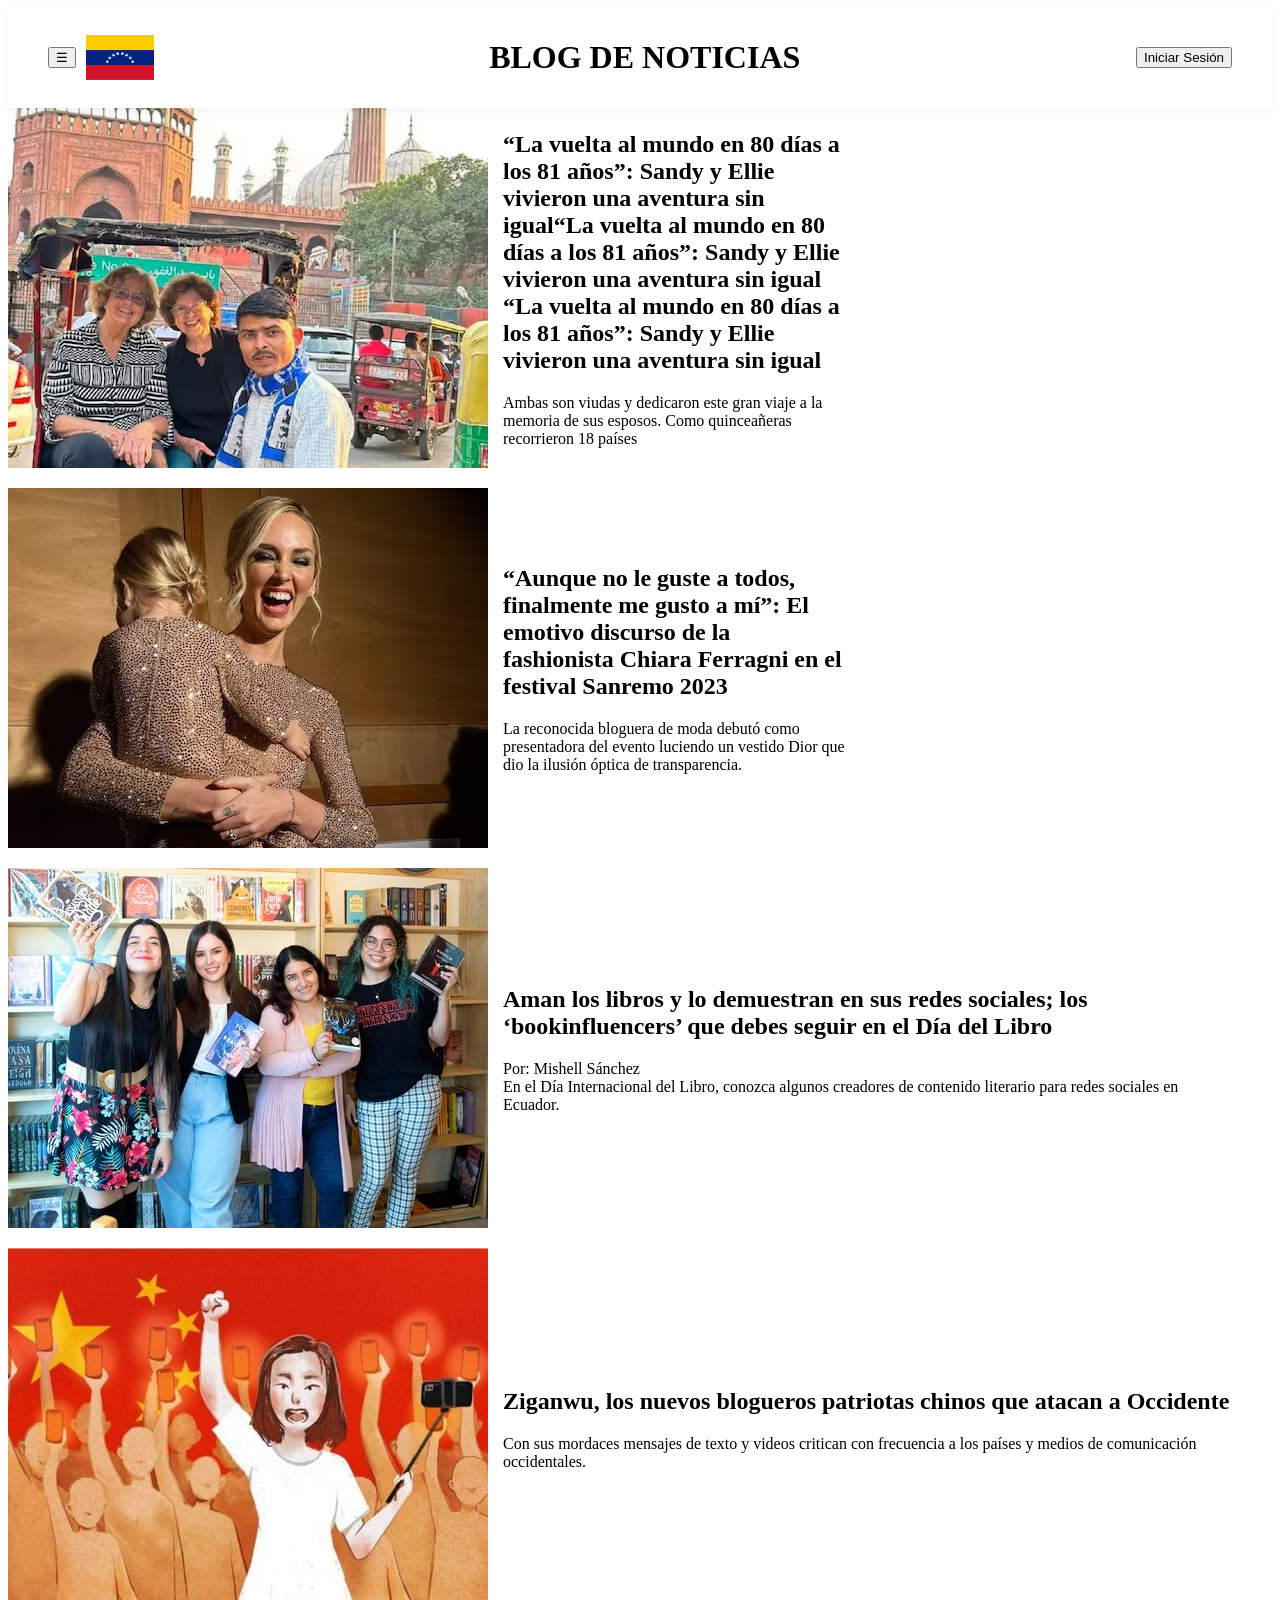
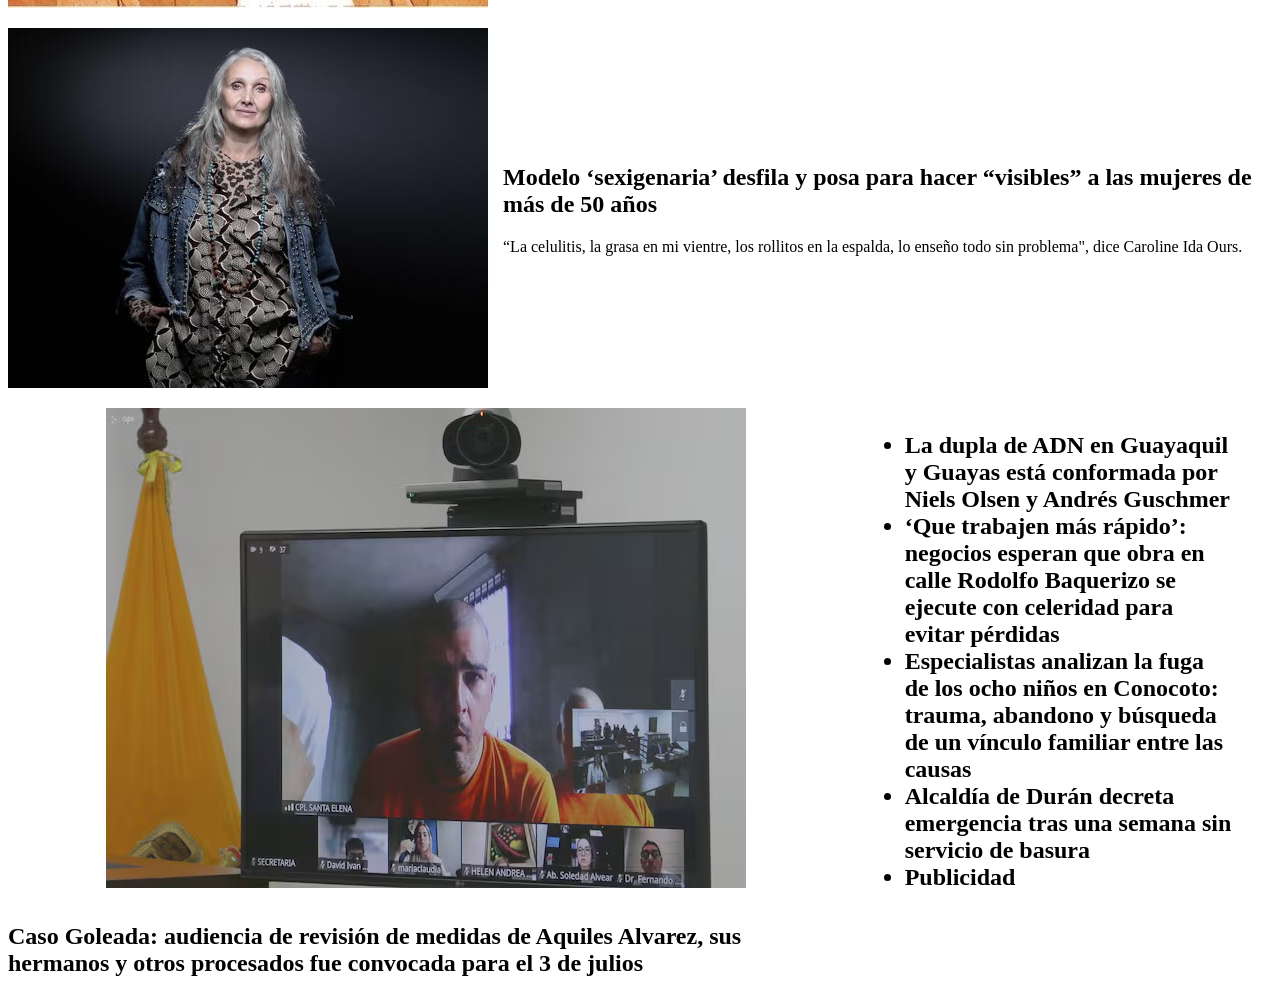
<file: index.html>
<!DOCTYPE html>
<html lang="en">
<head>
  <meta charset="UTF-8">
  <meta name="viewport" content="width=device-width, initial-scale=1.0">
  <title>Document</title>
  <link rel="stylesheet" href="style.css">
</head>
<body>
  <header class="header">
    <!--LEFT-->
    <div class="left">
      <button class="menu-icon" aria-label="Menú">
        &#9776;
      </button>
      <img src="download.png" alt="Venezuela" class="logo">
    </div>
    <!--CENTER-->
    <div class="center">
      <h1>BLOG DE NOTICIAS</h1>
    </div>
    <!--RIGHT-->
    <div class="right">
    <button class="btn">Iniciar Sesión</button>
    </div>
  </header>
  <main>
    <section class="section1">
      <div class="grid-container">
        <div class="grid-item1">
          <img src="griditem1.jpg" alt="Noticia 1">
          <div class="grid-item1-content">
          <h2>“La vuelta al mundo en 80 días a los 81 años”: Sandy y Ellie vivieron una aventura sin igual“La vuelta al mundo en 80 días a los 81 años”: Sandy y Ellie vivieron una aventura sin igual
“La vuelta al mundo en 80 días a los 81 años”: Sandy y Ellie vivieron una aventura sin igual</h2>
          <p>Ambas son viudas y dedicaron este gran viaje a la memoria de sus esposos. Como quinceañeras recorrieron 18 países</p>
          </div>
        </div>
        <div class="grid-item2">
          <img src="griditem2.jpg" alt="Noticia 2">
          <div class="grid-item2-content">
          <h2>“Aunque no le guste a todos, finalmente me gusto a mí”: El emotivo discurso de la fashionista Chiara Ferragni en el festival Sanremo 2023</h2>
          <p>La reconocida bloguera de moda debutó como presentadora del evento luciendo un vestido Dior que dio la ilusión óptica de transparencia.</p>
          </div>
        </div>
        <div class="grid-item3">
          <img src="griditem3.jpg" alt="Noticia 3">
          <div class="grid-item3-content">
          <h2>Aman los libros y lo demuestran en sus redes sociales; los ‘bookinfluencers’ que debes seguir en el Día del Libro</h2>
          <p>Por: Mishell Sánchez <br>
En el Día Internacional del Libro, conozca algunos creadores de contenido literario para redes sociales en Ecuador.</p>
          </div>
        </div>
        <div class="grid-item4">
          <img src="griditem4.jpg" alt="Noticia 4">
          <div class="grid-item4-content">
          <h2>Ziganwu, los nuevos blogueros patriotas chinos que atacan a Occidente</h2>
          <p>Con sus mordaces mensajes de texto y videos critican con frecuencia a los países y medios de comunicación occidentales.</p>
          </div>
        </div>
        <div class="grid-item5">
          <img src="griditem5.jpg" alt="Noticia 5">
          <div class="grid-item5-content">
          <h2>Modelo ‘sexigenaria’ desfila y posa para hacer “visibles” a las mujeres de más de 50 años</h2>
          <p>“La celulitis, la grasa en mi vientre, los rollitos en la espalda, lo enseño todo sin problema", dice Caroline Ida Ours.</p>
          </div>
        </div>
        <div class="grid-item6">
          <img src="destacadas.avif" alt="Noticia 6">
          <div class="grid-item6-content">
          <h2>Caso Goleada: audiencia de revisión de medidas de Aquiles Alvarez, sus hermanos y otros procesados fue convocada para el 3 de julios</h2>
          </div>
        </div>
        <div class="grid-item7">
          <h2>
            <ul>
              <li>La dupla de ADN en Guayaquil y Guayas está conformada por Niels Olsen y Andrés Guschmer</li>
              <li>‘Que trabajen más rápido’: negocios esperan que obra en calle Rodolfo Baquerizo se ejecute con celeridad para evitar pérdidas</li>
              <li>Especialistas analizan la fuga de los ocho niños en Conocoto: trauma, abandono y búsqueda de un vínculo familiar entre las causas</li>
              <li>Alcaldía de Durán decreta emergencia tras una semana sin servicio de basura</li>
              <li>Publicidad</li>
            </ul>
          </h2>
        </div>
      </div>
    </section>
  </main>
</body>
</html>
</file>
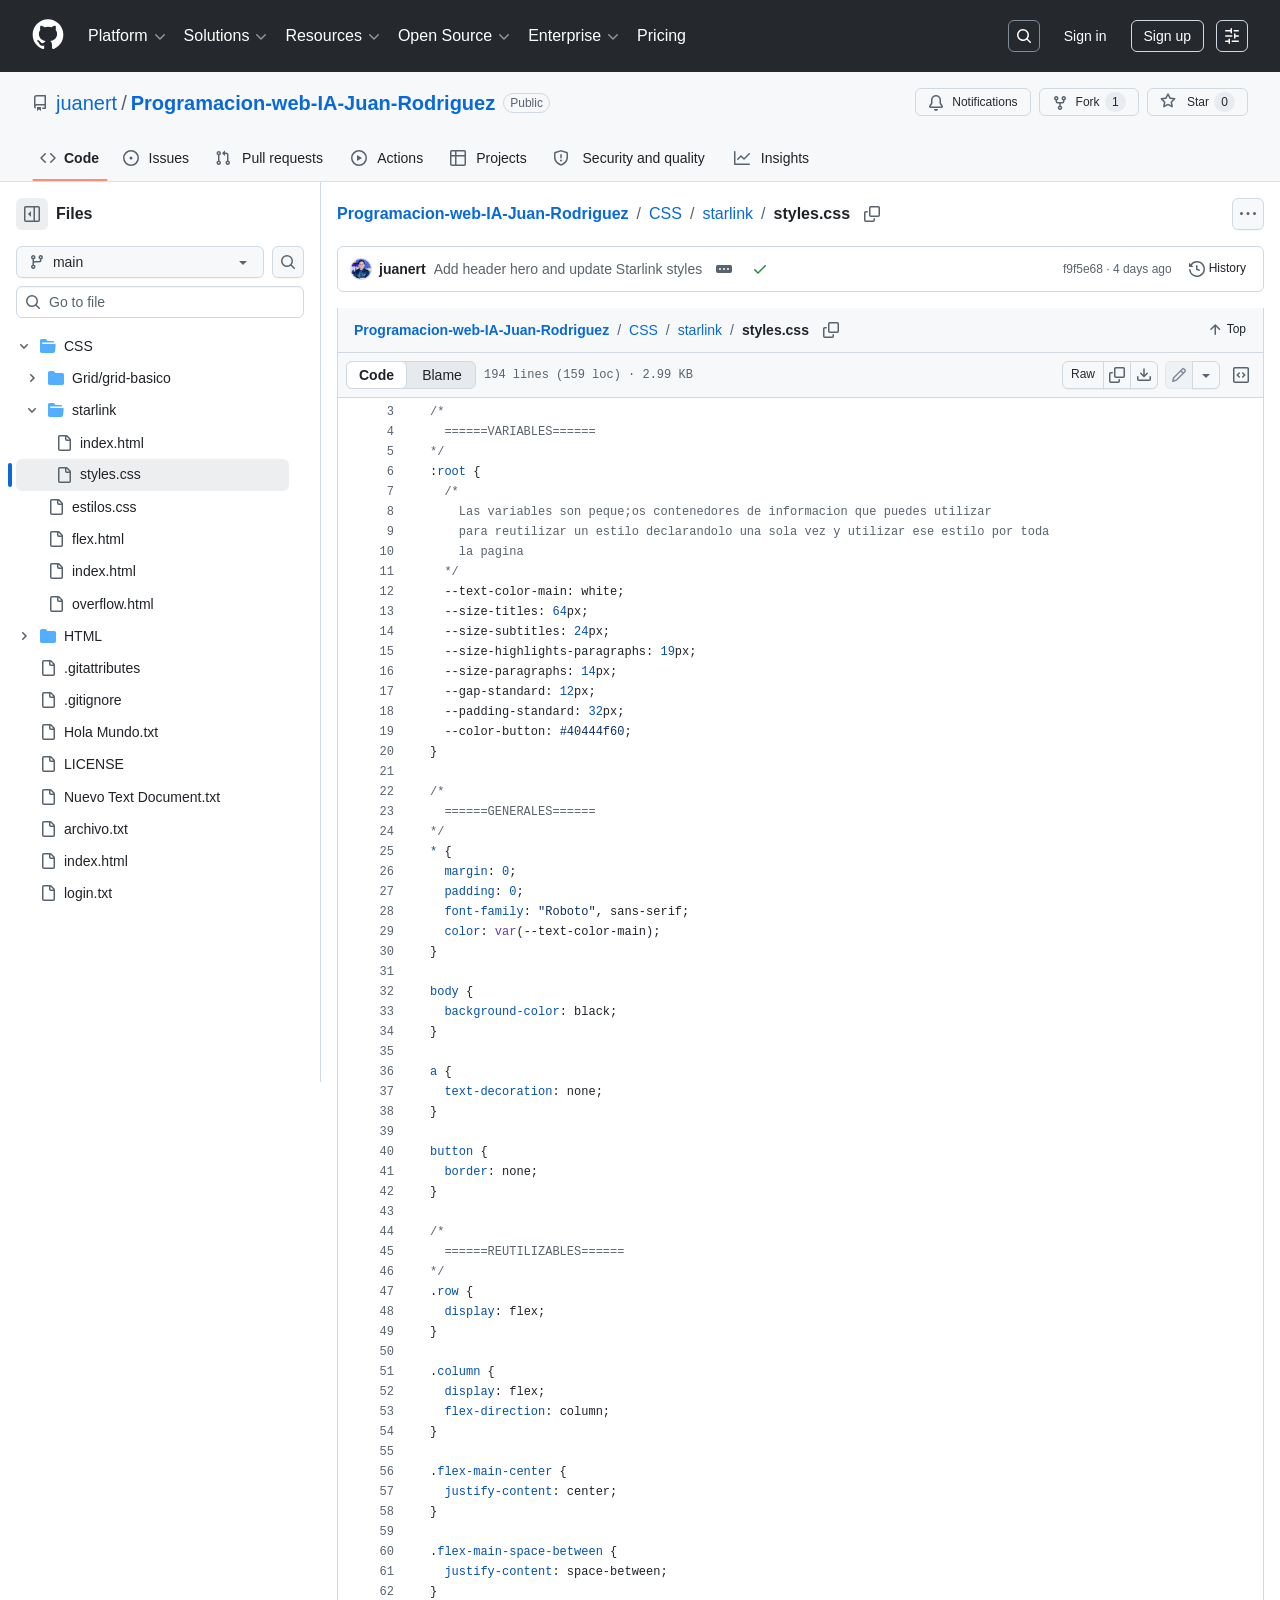
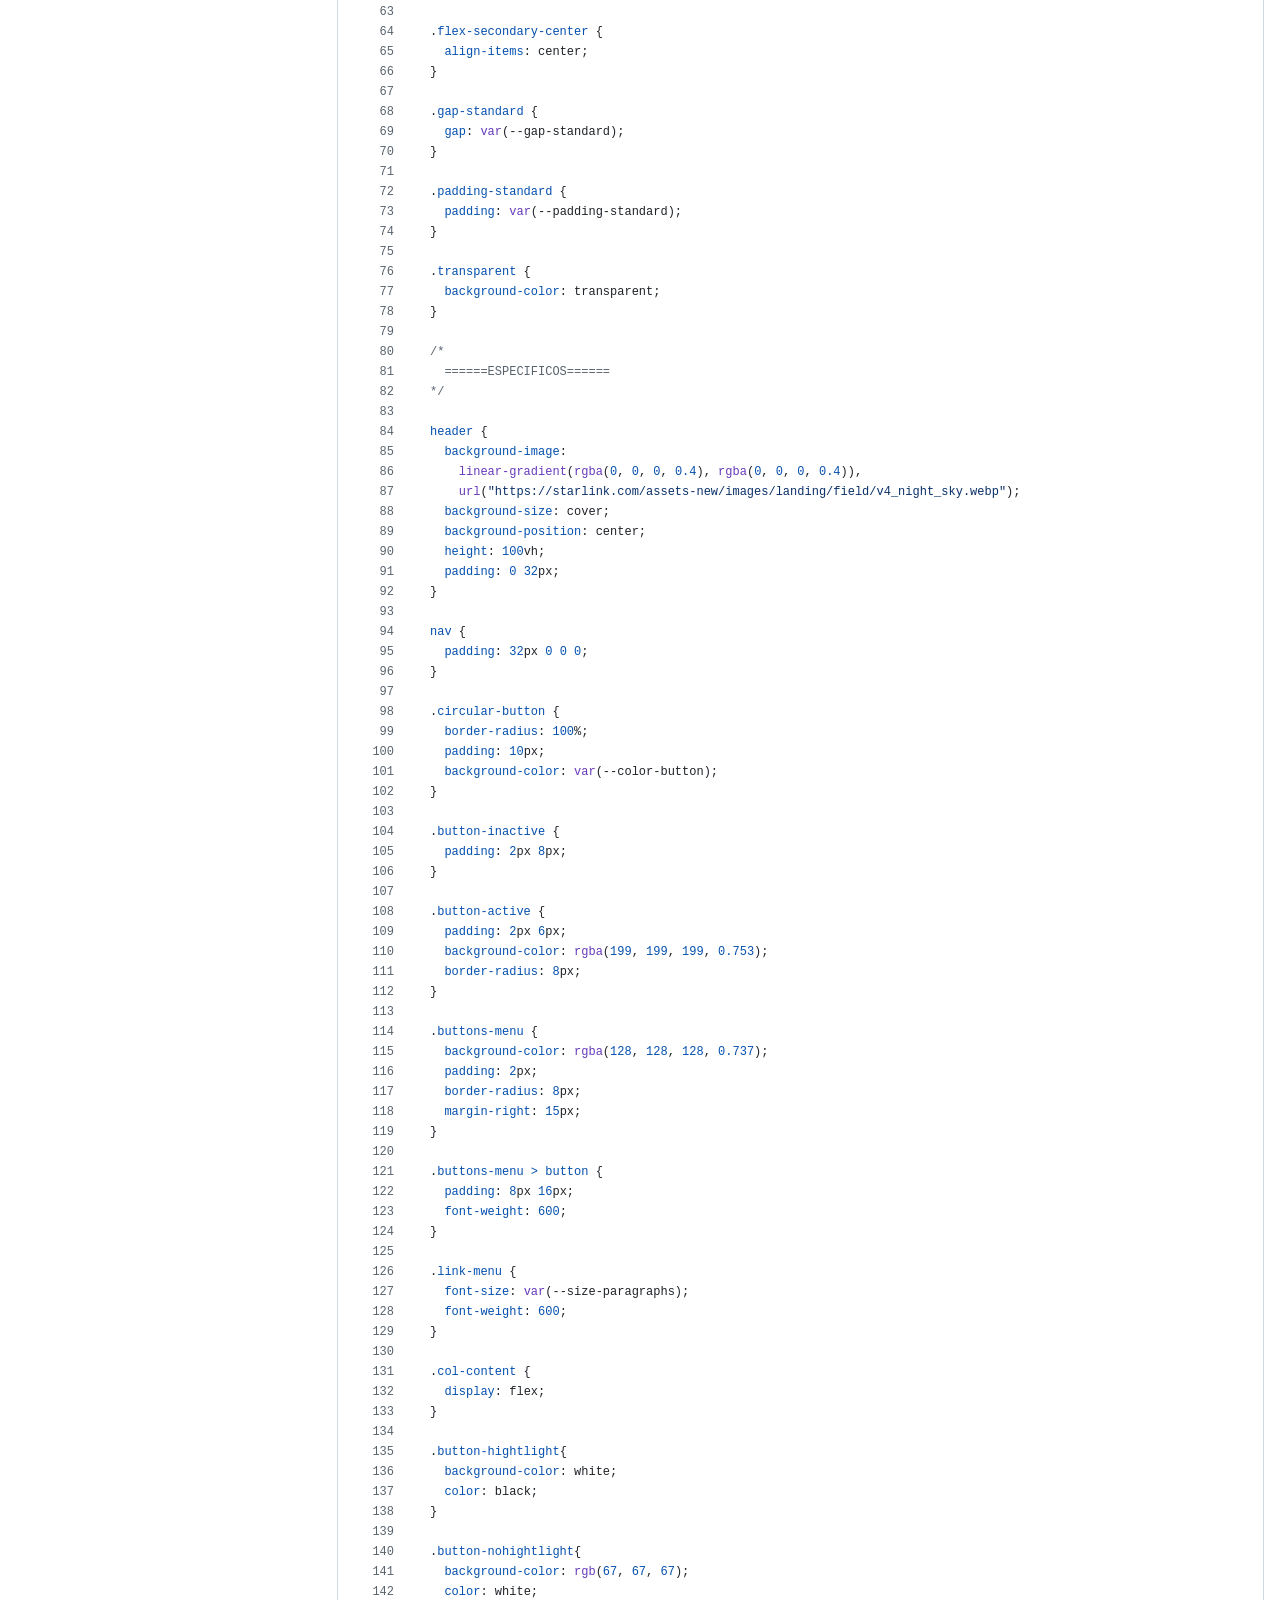
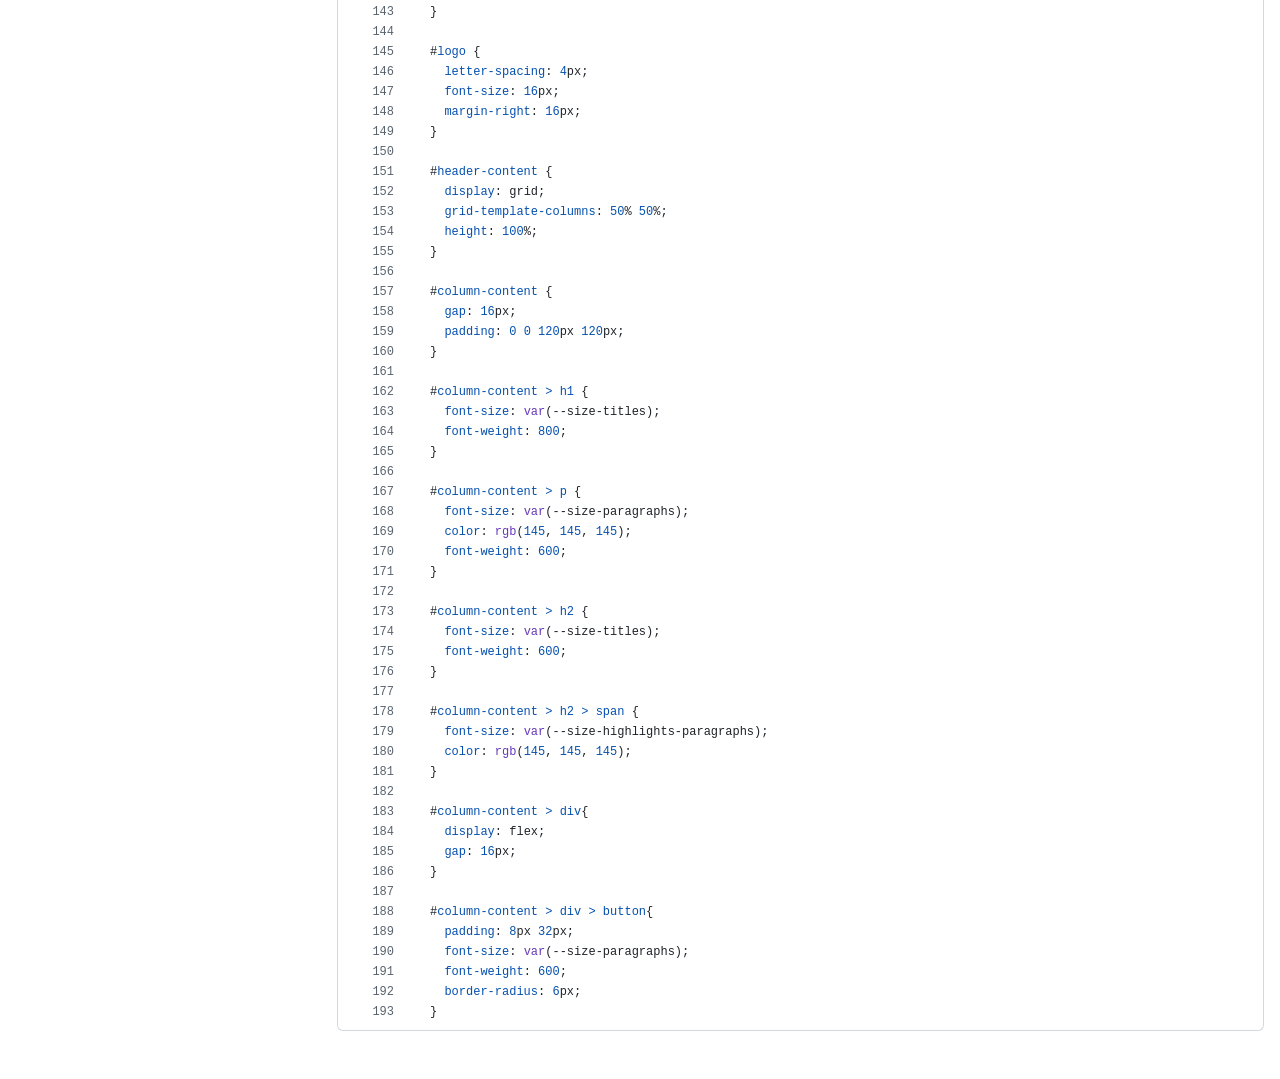
<file: Programacion-web-IA-Juan-Rodriguez_CSS_starlink_index.html at main · juanert_Programacion-web-IA-Juan-Rodriguez · GitHub.html>
<!DOCTYPE html>
<!-- saved from url=(0095)https://github.com/juanert/Programacion-web-IA-Juan-Rodriguez/blob/main/CSS/starlink/styles.css -->
<html lang="en" data-color-mode="auto" data-light-theme="light" data-dark-theme="dark" data-a11y-animated-images="system" data-a11y-link-underlines="true" data-turbo-loaded=""><head><meta http-equiv="Content-Type" content="text/html; charset=UTF-8"><style type="text/css">.turbo-progress-bar {
  position: fixed;
  display: block;
  top: 0;
  left: 0;
  height: 3px;
  background: #0076ff;
  z-index: 2147483647;
  transition:
    width 300ms ease-out,
    opacity 150ms 150ms ease-in;
  transform: translate3d(0, 0, 0);
}
</style>
    
  <link rel="dns-prefetch" href="https://github.githubassets.com/">
  <link rel="dns-prefetch" href="https://avatars.githubusercontent.com/">
  <link rel="dns-prefetch" href="https://github-cloud.s3.amazonaws.com/">
  <link rel="dns-prefetch" href="https://user-images.githubusercontent.com/">
  <link rel="preconnect" href="https://github.githubassets.com/" crossorigin="">
  <link rel="preconnect" href="https://avatars.githubusercontent.com/">

  


  <link crossorigin="anonymous" media="all" rel="stylesheet" href="./Programacion-web-IA-Juan-Rodriguez_CSS_starlink_index.html at main · juanert_Programacion-web-IA-Juan-Rodriguez · GitHub_files/light-4fded0090af0ad58.css"><link crossorigin="anonymous" media="all" rel="stylesheet" href="./Programacion-web-IA-Juan-Rodriguez_CSS_starlink_index.html at main · juanert_Programacion-web-IA-Juan-Rodriguez · GitHub_files/light_high_contrast-cf8e26bc17e62ebc.css"><link crossorigin="anonymous" media="all" rel="stylesheet" href="./Programacion-web-IA-Juan-Rodriguez_CSS_starlink_index.html at main · juanert_Programacion-web-IA-Juan-Rodriguez · GitHub_files/dark-06381ff23d863842.css"><link crossorigin="anonymous" media="all" rel="stylesheet" href="./Programacion-web-IA-Juan-Rodriguez_CSS_starlink_index.html at main · juanert_Programacion-web-IA-Juan-Rodriguez · GitHub_files/dark_high_contrast-9023e6605402defb.css"><link data-color-theme="light" crossorigin="anonymous" media="all" rel="stylesheet" data-href="https://github.githubassets.com/assets/light-4fded0090af0ad58.css"><link data-color-theme="light_high_contrast" crossorigin="anonymous" media="all" rel="stylesheet" data-href="https://github.githubassets.com/assets/light_high_contrast-cf8e26bc17e62ebc.css"><link data-color-theme="light_colorblind" crossorigin="anonymous" media="all" rel="stylesheet" data-href="https://github.githubassets.com/assets/light_colorblind-3a437477a570cc40.css"><link data-color-theme="light_colorblind_high_contrast" crossorigin="anonymous" media="all" rel="stylesheet" data-href="https://github.githubassets.com/assets/light_colorblind_high_contrast-39b6c209db5491c9.css"><link data-color-theme="light_tritanopia" crossorigin="anonymous" media="all" rel="stylesheet" data-href="https://github.githubassets.com/assets/light_tritanopia-3822234d6c03b00b.css"><link data-color-theme="light_tritanopia_high_contrast" crossorigin="anonymous" media="all" rel="stylesheet" data-href="https://github.githubassets.com/assets/light_tritanopia_high_contrast-33857254a8064bf7.css"><link data-color-theme="dark" crossorigin="anonymous" media="all" rel="stylesheet" data-href="https://github.githubassets.com/assets/dark-06381ff23d863842.css"><link data-color-theme="dark_high_contrast" crossorigin="anonymous" media="all" rel="stylesheet" data-href="https://github.githubassets.com/assets/dark_high_contrast-9023e6605402defb.css"><link data-color-theme="dark_colorblind" crossorigin="anonymous" media="all" rel="stylesheet" data-href="https://github.githubassets.com/assets/dark_colorblind-37023bf69d8e0e34.css"><link data-color-theme="dark_colorblind_high_contrast" crossorigin="anonymous" media="all" rel="stylesheet" data-href="https://github.githubassets.com/assets/dark_colorblind_high_contrast-486bd43e01a2c0ec.css"><link data-color-theme="dark_tritanopia" crossorigin="anonymous" media="all" rel="stylesheet" data-href="https://github.githubassets.com/assets/dark_tritanopia-838ba2a5070c5b09.css"><link data-color-theme="dark_tritanopia_high_contrast" crossorigin="anonymous" media="all" rel="stylesheet" data-href="https://github.githubassets.com/assets/dark_tritanopia_high_contrast-2aa7245dc545d61f.css"><link data-color-theme="dark_dimmed" crossorigin="anonymous" media="all" rel="stylesheet" data-href="https://github.githubassets.com/assets/dark_dimmed-29ef2eb185e7de1c.css"><link data-color-theme="dark_dimmed_high_contrast" crossorigin="anonymous" media="all" rel="stylesheet" data-href="https://github.githubassets.com/assets/dark_dimmed_high_contrast-8eed6b212f10f1b9.css">

  <style type="text/css">
    :root {
      --tab-size-preference: 4;
    }

    pre, code {
      tab-size: var(--tab-size-preference);
    }
  </style>

    <link crossorigin="anonymous" media="all" rel="stylesheet" href="./Programacion-web-IA-Juan-Rodriguez_CSS_starlink_index.html at main · juanert_Programacion-web-IA-Juan-Rodriguez · GitHub_files/primer-primitives-b39ad27f3538ace3.css">
    <link crossorigin="anonymous" media="all" rel="stylesheet" href="./Programacion-web-IA-Juan-Rodriguez_CSS_starlink_index.html at main · juanert_Programacion-web-IA-Juan-Rodriguez · GitHub_files/primer-afede9cc1831f1df.css">
    <link crossorigin="anonymous" media="all" rel="stylesheet" href="./Programacion-web-IA-Juan-Rodriguez_CSS_starlink_index.html at main · juanert_Programacion-web-IA-Juan-Rodriguez · GitHub_files/global-4e7d647ce67fc016.css">
    <link crossorigin="anonymous" media="all" rel="stylesheet" href="./Programacion-web-IA-Juan-Rodriguez_CSS_starlink_index.html at main · juanert_Programacion-web-IA-Juan-Rodriguez · GitHub_files/github-eab9c5888b163e42.css">
  <link crossorigin="anonymous" media="all" rel="stylesheet" href="./Programacion-web-IA-Juan-Rodriguez_CSS_starlink_index.html at main · juanert_Programacion-web-IA-Juan-Rodriguez · GitHub_files/repository-5c3491d57145b94f.css">
<link crossorigin="anonymous" media="all" rel="stylesheet" href="./Programacion-web-IA-Juan-Rodriguez_CSS_starlink_index.html at main · juanert_Programacion-web-IA-Juan-Rodriguez · GitHub_files/code-d78d46ba9bba21e1.css">

  

  <script type="application/json" id="client-env">{"locale":"en","featureFlags":["actions_custom_images_storage_billing_ui_visibility","actions_enable_background_steps","actions_image_version_event","actions_workflow_language_service_allow_concurrency_queue","agent_author_search_expansion","agent_author_search_expansion_ui_pulls","agent_conflict_resolution","alternate_user_config_repo","artifact_ui_v2","billing_billable_licenses_cost_center_bucket_fix","billing_cost_center_user_level_budgets","billing_discount_threshold_notification","billing_user_level_budgets","billing_user_level_budgets_manage","code_scanning_dfa_degraded_experience_notice","code_view_raf_sticky_lines","codespaces_prebuild_region_target_update","codeview_sidebar_combined_payload","coding_agent_model_selection","coding_agent_model_selection_all_skus","comment_viewer_copy_raw_markdown","contentful_primer_code_blocks","copilot_agent_snippy","copilot_api_agentic_issue_marshal_yaml","copilot_ask_mode_dropdown","copilot_automation_suggest_tools_enabled","copilot_automations_pagination","copilot_automations_suggested_automations","copilot_chat_attach_multiple_images","copilot_chat_auto_mode_picker_paid","copilot_chat_category_rate_limit_messages","copilot_chat_clear_model_selection_for_default_change","copilot_chat_contextual_suggestions_updated","copilot_chat_docked_panel","copilot_chat_enable_tool_call_logs","copilot_chat_fix_fallback_auto_discount","copilot_chat_input_commands","copilot_chat_interspersed_tool_calls","copilot_chat_max_upsell","copilot_chat_model_picker_info_popover","copilot_chat_models_browser_cache","copilot_chat_opening_thread_switch","copilot_chat_prettify_pasted_code","copilot_chat_reduce_quota_checks","copilot_chat_vision_dotcom_chat_ga_gate","copilot_chat_vision_in_claude","copilot_chat_vision_preview_gate","copilot_cli_install_cta_max_plan","copilot_cloud_agent_always_categorize_models_in_model_picker","copilot_code_view_side_panel","copilot_custom_copilots","copilot_custom_copilots_feature_preview","copilot_diff_explain_conversation_intent","copilot_diff_reference_context","copilot_duplicate_thread","copilot_extensions_removal_on_marketplace","copilot_file_block_ref_matching","copilot_fix_failed_workflows","copilot_fix_failed_workflows_all_skus","copilot_ftp_hyperspace_upgrade_prompt","copilot_hide_hovercard","copilot_immersive_code_block_transition_wrap","copilot_immersive_embedded_deferred_payload","copilot_immersive_embedded_draggable","copilot_immersive_embedded_header_button","copilot_immersive_embedded_implicit_references","copilot_immersive_embedded_skip_copilot_api_token_for_dotcom_context","copilot_immersive_file_block_transition_open","copilot_immersive_file_preview_keep_mounted","copilot_immersive_hide_column_right_without_thread","copilot_immersive_job_result_preview","copilot_immersive_suggestion_pills","copilot_immersive_task_hyperlinking","copilot_immersive_task_within_chat_thread","copilot_mc_cli_resume_any_users_task","copilot_mc_nudges","copilot_mission_control_agent_filtering","copilot_mission_control_always_send_integration_id","copilot_mission_control_environment_list_icons","copilot_mission_control_initial_data_spinner","copilot_mission_control_needs_attention","copilot_mission_control_sandbox_remote_bypass","copilot_mission_control_session_events_ui","copilot_mission_control_session_filters","copilot_mission_control_task_alive_updates","copilot_mission_control_task_sharing","copilot_org_policy_page_focus_mode","copilot_plans_signups_enabled","copilot_pr_chat_enhancements","copilot_prominent_upgrade_button","copilot_quota_banner_pr_files_changed","copilot_redirect_header_button_to_agents","copilot_resource_panel","copilot_share_active_subthread","copilot_spaces_ga","copilot_spaces_individual_policies_ga","copilot_spark_empty_state","copilot_spark_handle_nil_friendly_name","copilot_swe_agent_authorization_status_ui","copilot_swe_agent_hide_model_picker_if_only_auto","copilot_swe_agent_pr_comment_model_picker","copilot_swe_agent_pull_request_merged_trigger","copilot_swe_agent_pull_request_opened_trigger","copilot_swe_agent_pull_request_synchronize_trigger","copilot_swe_agent_use_subagents","copilot_task_api_github_rest_style","copilot_token_based_billing","copilot_unconfigured_is_inherited","copilot_user_can_upgrade_plan_field","copilot_workbench_ubb","custom_properties_core_reusable_property_value_field","dashboard_indexeddb_caching","dashboard_lists_max_age_filter","dashboard_universe_2025_feedback_dialog","flex_cta_groups_mvp","flex_suite_overview","ga_enterprise_teams_ui","global_nav_react","global_nav_responsive_create_menu","hyperspace_2025_logged_out_batch_1","hyperspace_2025_logged_out_batch_2","hyperspace_2025_logged_out_batch_3","in_product_messaging_datadog_monitoring","ipm_budget_deep_linking","ipm_global_transactional_message_agents","ipm_global_transactional_message_copilot","ipm_global_transactional_message_issues","ipm_global_transactional_message_prs","ipm_global_transactional_message_repos","ipm_global_transactional_message_spaces","issue_cca_modal_open","issue_cca_multi_assign_modal","issue_cca_visualization","issue_fields_global_search","issue_fields_index_pills","issue_inline_avatars","issue_pinned_views","issue_pinned_views_index_page","issue_pinned_views_preheat_sidebar_links","issue_pinned_views_projects_react","issue_relative_time_micro","issues_expanded_file_types","issues_lazy_load_comment_box_suggestions","issues_react_chrome_container_query_fix","landing_pages_ninetailed","landing_pages_web_vitals_tracking","lifecycle_label_name_updates","low_quality_classifier","marketing_pages_search_explore_provider","memex_default_issue_create_repository","memex_live_update_hovercard","memex_mwl_filter_field_delimiter","memex_remove_deprecated_type_issue","merge_status_header_feedback","oauth_authorize_clickjacking_protection","octocaptcha_origin_optimization","primer_react_css_anchor_positioning","property_definition_empty_state_suggestions","prs_css_anchor_positioning","pull_request_copilot_attribution_header","react_blob_isolate_code_lines","react_data_router_tanstack_allowed","react_editor_actions_sidebar","react_editor_devcontainer_sidebar","react_router_external_route_handoff","react_sandbox_future_tanstack","repos_contributors_limited_default_range","rules_insights_filter_bar_created","sample_network_conn_type","secret_scanning_pattern_alerts_link","security_center_artifact_filters_popover","semantic_similarity_duplicate_issue_detection","session_logs_ungroup_reasoning_text","site_banner_desktop_copilot_app","site_github_app_ga_page","site_global_banner_learn_copilot_app","site_global_nav_spark_models_removed","spark_prompt_secret_scanning","spark_server_connection_status","suppress_automated_browser_vitals","swp_forms_disable_octocaptcha","turbo_progress_bar_transform","viewscreen_sandbox","warn_inaccessible_attachments","webp_support","workbench_store_readonly","chunks","chunks"],"copilotApiOverrideUrl":"https://api.githubcopilot.com","cmcApiUrl":"https://api.github.com/cmc_internal/api"}</script>
<script crossorigin="anonymous" type="module" src="./Programacion-web-IA-Juan-Rodriguez_CSS_starlink_index.html at main · juanert_Programacion-web-IA-Juan-Rodriguez · GitHub_files/high-contrast-cookie-de74136d341d8154.js.download"></script>
<script crossorigin="anonymous" type="module" src="./Programacion-web-IA-Juan-Rodriguez_CSS_starlink_index.html at main · juanert_Programacion-web-IA-Juan-Rodriguez · GitHub_files/wp-runtime-80a0d238ea06bd8a.js.download" defer="defer"></script>
<script crossorigin="anonymous" type="module" src="./Programacion-web-IA-Juan-Rodriguez_CSS_starlink_index.html at main · juanert_Programacion-web-IA-Juan-Rodriguez · GitHub_files/app-runtime-1bf97a8e7ba855e0.js.download" defer="defer"></script>
<script crossorigin="anonymous" type="module" src="./Programacion-web-IA-Juan-Rodriguez_CSS_starlink_index.html at main · juanert_Programacion-web-IA-Juan-Rodriguez · GitHub_files/fetch-utilities-96642cbb8915b165.js.download" defer="defer"></script>
<script crossorigin="anonymous" type="module" src="./Programacion-web-IA-Juan-Rodriguez_CSS_starlink_index.html at main · juanert_Programacion-web-IA-Juan-Rodriguez · GitHub_files/78205-490cbc32cb03f2c4.js.download" defer="defer"></script>
<script crossorigin="anonymous" type="module" src="./Programacion-web-IA-Juan-Rodriguez_CSS_starlink_index.html at main · juanert_Programacion-web-IA-Juan-Rodriguez · GitHub_files/89415-34696e7cff8ff68a.js.download" defer="defer"></script>
<script crossorigin="anonymous" type="module" src="./Programacion-web-IA-Juan-Rodriguez_CSS_starlink_index.html at main · juanert_Programacion-web-IA-Juan-Rodriguez · GitHub_files/environment-2dddec9b686cd95a.js.download" defer="defer"></script>
<link crossorigin="anonymous" media="all" rel="stylesheet" href="./Programacion-web-IA-Juan-Rodriguez_CSS_starlink_index.html at main · juanert_Programacion-web-IA-Juan-Rodriguez · GitHub_files/app-runtime.1b81705852315233.module.css">
<script crossorigin="anonymous" type="module" src="./Programacion-web-IA-Juan-Rodriguez_CSS_starlink_index.html at main · juanert_Programacion-web-IA-Juan-Rodriguez · GitHub_files/runtime-helpers-1ab84bfcdfd252a7.js.download" defer="defer"></script>
<script crossorigin="anonymous" type="module" src="./Programacion-web-IA-Juan-Rodriguez_CSS_starlink_index.html at main · juanert_Programacion-web-IA-Juan-Rodriguez · GitHub_files/catalyst-9996016010c09fb0.js.download" defer="defer"></script>
<script crossorigin="anonymous" type="module" src="./Programacion-web-IA-Juan-Rodriguez_CSS_starlink_index.html at main · juanert_Programacion-web-IA-Juan-Rodriguez · GitHub_files/selector-observer-d062cf4e6f756264.js.download" defer="defer"></script>
<script crossorigin="anonymous" type="module" src="./Programacion-web-IA-Juan-Rodriguez_CSS_starlink_index.html at main · juanert_Programacion-web-IA-Juan-Rodriguez · GitHub_files/relative-time-element-fdc30d897e3a8a2f.js.download" defer="defer"></script>
<script crossorigin="anonymous" type="module" src="./Programacion-web-IA-Juan-Rodriguez_CSS_starlink_index.html at main · juanert_Programacion-web-IA-Juan-Rodriguez · GitHub_files/296-dd7acbc3c57bc2df.js.download" defer="defer"></script>
<script crossorigin="anonymous" type="module" src="./Programacion-web-IA-Juan-Rodriguez_CSS_starlink_index.html at main · juanert_Programacion-web-IA-Juan-Rodriguez · GitHub_files/816-267fa8a626344744.js.download" defer="defer"></script>
<script crossorigin="anonymous" type="module" src="./Programacion-web-IA-Juan-Rodriguez_CSS_starlink_index.html at main · juanert_Programacion-web-IA-Juan-Rodriguez · GitHub_files/23925-b185df3d4b564d0a.js.download" defer="defer"></script>
<script crossorigin="anonymous" type="module" src="./Programacion-web-IA-Juan-Rodriguez_CSS_starlink_index.html at main · juanert_Programacion-web-IA-Juan-Rodriguez · GitHub_files/81683-3566d15213106a0d.js.download" defer="defer"></script>
<script crossorigin="anonymous" type="module" src="./Programacion-web-IA-Juan-Rodriguez_CSS_starlink_index.html at main · juanert_Programacion-web-IA-Juan-Rodriguez · GitHub_files/46740-245323eebf4a2bd5.js.download" defer="defer"></script>
<script crossorigin="anonymous" type="module" src="./Programacion-web-IA-Juan-Rodriguez_CSS_starlink_index.html at main · juanert_Programacion-web-IA-Juan-Rodriguez · GitHub_files/44062-b4d38df7d3ea26f9.js.download" defer="defer"></script>
<script crossorigin="anonymous" type="module" src="./Programacion-web-IA-Juan-Rodriguez_CSS_starlink_index.html at main · juanert_Programacion-web-IA-Juan-Rodriguez · GitHub_files/github-elements-c48741e4764facb7.js.download" defer="defer"></script>
<script crossorigin="anonymous" type="module" src="./Programacion-web-IA-Juan-Rodriguez_CSS_starlink_index.html at main · juanert_Programacion-web-IA-Juan-Rodriguez · GitHub_files/element-registry-8bc5c1c18cdadc1c.js.download" defer="defer"></script>
<script crossorigin="anonymous" type="module" src="./Programacion-web-IA-Juan-Rodriguez_CSS_starlink_index.html at main · juanert_Programacion-web-IA-Juan-Rodriguez · GitHub_files/hotkey-05dd9a559cbb9541.js.download" defer="defer"></script>
<script crossorigin="anonymous" type="module" src="./Programacion-web-IA-Juan-Rodriguez_CSS_starlink_index.html at main · juanert_Programacion-web-IA-Juan-Rodriguez · GitHub_files/react-core-b6662fa9fd92aeed.js.download" defer="defer"></script>
<script crossorigin="anonymous" type="module" src="./Programacion-web-IA-Juan-Rodriguez_CSS_starlink_index.html at main · juanert_Programacion-web-IA-Juan-Rodriguez · GitHub_files/react-lib-57bed375ade723a7.js.download" defer="defer"></script>
<script crossorigin="anonymous" type="module" src="./Programacion-web-IA-Juan-Rodriguez_CSS_starlink_index.html at main · juanert_Programacion-web-IA-Juan-Rodriguez · GitHub_files/88794-a7482477ec0dbea3.js.download" defer="defer"></script>
<script crossorigin="anonymous" type="module" src="./Programacion-web-IA-Juan-Rodriguez_CSS_starlink_index.html at main · juanert_Programacion-web-IA-Juan-Rodriguez · GitHub_files/79039-3efc4ce0c2830d00.js.download" defer="defer"></script>
<script crossorigin="anonymous" type="module" src="./Programacion-web-IA-Juan-Rodriguez_CSS_starlink_index.html at main · juanert_Programacion-web-IA-Juan-Rodriguez · GitHub_files/88475-734f67255a069671.js.download" defer="defer"></script>
<script crossorigin="anonymous" type="module" src="./Programacion-web-IA-Juan-Rodriguez_CSS_starlink_index.html at main · juanert_Programacion-web-IA-Juan-Rodriguez · GitHub_files/2887-6bb5fc2f7d7910bf.js.download" defer="defer"></script>
<script crossorigin="anonymous" type="module" src="./Programacion-web-IA-Juan-Rodriguez_CSS_starlink_index.html at main · juanert_Programacion-web-IA-Juan-Rodriguez · GitHub_files/26533-c0816c13ac9e6327.js.download" defer="defer"></script>
<script crossorigin="anonymous" type="module" src="./Programacion-web-IA-Juan-Rodriguez_CSS_starlink_index.html at main · juanert_Programacion-web-IA-Juan-Rodriguez · GitHub_files/3092-c262ff1abfe60c79.js.download" defer="defer"></script>
<script crossorigin="anonymous" type="module" src="./Programacion-web-IA-Juan-Rodriguez_CSS_starlink_index.html at main · juanert_Programacion-web-IA-Juan-Rodriguez · GitHub_files/40489-019ede17820df9a1.js.download" defer="defer"></script>
<script crossorigin="anonymous" type="module" src="./Programacion-web-IA-Juan-Rodriguez_CSS_starlink_index.html at main · juanert_Programacion-web-IA-Juan-Rodriguez · GitHub_files/54122-0b3c2ba0b302860d.js.download" defer="defer"></script>
<script crossorigin="anonymous" type="module" src="./Programacion-web-IA-Juan-Rodriguez_CSS_starlink_index.html at main · juanert_Programacion-web-IA-Juan-Rodriguez · GitHub_files/17384-df9d756de39c079a.js.download" defer="defer"></script>
<script crossorigin="anonymous" type="module" src="./Programacion-web-IA-Juan-Rodriguez_CSS_starlink_index.html at main · juanert_Programacion-web-IA-Juan-Rodriguez · GitHub_files/29863-2377c15be7ec496c.js.download" defer="defer"></script>
<script crossorigin="anonymous" type="module" src="./Programacion-web-IA-Juan-Rodriguez_CSS_starlink_index.html at main · juanert_Programacion-web-IA-Juan-Rodriguez · GitHub_files/27956-136a0e8390f90415.js.download" defer="defer"></script>
<script crossorigin="anonymous" type="module" src="./Programacion-web-IA-Juan-Rodriguez_CSS_starlink_index.html at main · juanert_Programacion-web-IA-Juan-Rodriguez · GitHub_files/24061-928917c2c2f5abc4.js.download" defer="defer"></script>
<script crossorigin="anonymous" type="module" src="./Programacion-web-IA-Juan-Rodriguez_CSS_starlink_index.html at main · juanert_Programacion-web-IA-Juan-Rodriguez · GitHub_files/behaviors-65bcbfe95f06f369.js.download" defer="defer"></script>
<link crossorigin="anonymous" media="all" rel="stylesheet" href="./Programacion-web-IA-Juan-Rodriguez_CSS_starlink_index.html at main · juanert_Programacion-web-IA-Juan-Rodriguez · GitHub_files/react-core.c761bf8ff1cf549e.module.css">
<script crossorigin="anonymous" type="module" src="./Programacion-web-IA-Juan-Rodriguez_CSS_starlink_index.html at main · juanert_Programacion-web-IA-Juan-Rodriguez · GitHub_files/notifications-global-03ccef06d4a6ec30.js.download" defer="defer"></script>
<script crossorigin="anonymous" type="module" src="./Programacion-web-IA-Juan-Rodriguez_CSS_starlink_index.html at main · juanert_Programacion-web-IA-Juan-Rodriguez · GitHub_files/86949-abcdd1bd1d84cee6.js.download" defer="defer"></script>
<script crossorigin="anonymous" type="module" src="./Programacion-web-IA-Juan-Rodriguez_CSS_starlink_index.html at main · juanert_Programacion-web-IA-Juan-Rodriguez · GitHub_files/43976-cf34d4b35de480b6.js.download" defer="defer"></script>
<script crossorigin="anonymous" type="module" src="./Programacion-web-IA-Juan-Rodriguez_CSS_starlink_index.html at main · juanert_Programacion-web-IA-Juan-Rodriguez · GitHub_files/19890-416c78d228dc6012.js.download" defer="defer"></script>
<script crossorigin="anonymous" type="module" src="./Programacion-web-IA-Juan-Rodriguez_CSS_starlink_index.html at main · juanert_Programacion-web-IA-Juan-Rodriguez · GitHub_files/codespaces-a905ef5912e27fdc.js.download" defer="defer"></script>
<script crossorigin="anonymous" type="module" src="./Programacion-web-IA-Juan-Rodriguez_CSS_starlink_index.html at main · juanert_Programacion-web-IA-Juan-Rodriguez · GitHub_files/6495-85a299deba143307.js.download" defer="defer"></script>
<script crossorigin="anonymous" type="module" src="./Programacion-web-IA-Juan-Rodriguez_CSS_starlink_index.html at main · juanert_Programacion-web-IA-Juan-Rodriguez · GitHub_files/repositories-94279e59ea0abff1.js.download" defer="defer"></script>
<script crossorigin="anonymous" type="module" src="./Programacion-web-IA-Juan-Rodriguez_CSS_starlink_index.html at main · juanert_Programacion-web-IA-Juan-Rodriguez · GitHub_files/code-menu-0d8e7f6ffa09aa30.js.download" defer="defer"></script>
  
  


<script crossorigin="anonymous" type="module" src="./Programacion-web-IA-Juan-Rodriguez_CSS_starlink_index.html at main · juanert_Programacion-web-IA-Juan-Rodriguez · GitHub_files/437-a847efc3619ac5cc.js.download" defer="defer"></script>

<script crossorigin="anonymous" type="module" src="./Programacion-web-IA-Juan-Rodriguez_CSS_starlink_index.html at main · juanert_Programacion-web-IA-Juan-Rodriguez · GitHub_files/7463-01c37b66747b726b.js.download" defer="defer"></script>
<script crossorigin="anonymous" type="module" src="./Programacion-web-IA-Juan-Rodriguez_CSS_starlink_index.html at main · juanert_Programacion-web-IA-Juan-Rodriguez · GitHub_files/27600-16d492cfe3f2daa8.js.download" defer="defer"></script>
<script crossorigin="anonymous" type="module" src="./Programacion-web-IA-Juan-Rodriguez_CSS_starlink_index.html at main · juanert_Programacion-web-IA-Juan-Rodriguez · GitHub_files/88493-2821acaacb808430.js.download" defer="defer"></script>
<script crossorigin="anonymous" type="module" src="./Programacion-web-IA-Juan-Rodriguez_CSS_starlink_index.html at main · juanert_Programacion-web-IA-Juan-Rodriguez · GitHub_files/47406-79dbb7a4c6fb61d6.js.download" defer="defer"></script>
<script crossorigin="anonymous" type="module" src="./Programacion-web-IA-Juan-Rodriguez_CSS_starlink_index.html at main · juanert_Programacion-web-IA-Juan-Rodriguez · GitHub_files/76041-3cdf9cab9c7252c5.js.download" defer="defer"></script>
<script crossorigin="anonymous" type="module" src="./Programacion-web-IA-Juan-Rodriguez_CSS_starlink_index.html at main · juanert_Programacion-web-IA-Juan-Rodriguez · GitHub_files/92832-663ad2914a98b196.js.download" defer="defer"></script>
<script crossorigin="anonymous" type="module" src="./Programacion-web-IA-Juan-Rodriguez_CSS_starlink_index.html at main · juanert_Programacion-web-IA-Juan-Rodriguez · GitHub_files/58246-1a0c28ba9704d247.js.download" defer="defer"></script>



<script crossorigin="anonymous" type="module" src="./Programacion-web-IA-Juan-Rodriguez_CSS_starlink_index.html at main · juanert_Programacion-web-IA-Juan-Rodriguez · GitHub_files/50982-e094d381ec7e0c6d.js.download" defer="defer"></script>
<script crossorigin="anonymous" type="module" src="./Programacion-web-IA-Juan-Rodriguez_CSS_starlink_index.html at main · juanert_Programacion-web-IA-Juan-Rodriguez · GitHub_files/33134-6717ed3b6ead0747.js.download" defer="defer"></script>
<script crossorigin="anonymous" type="module" src="./Programacion-web-IA-Juan-Rodriguez_CSS_starlink_index.html at main · juanert_Programacion-web-IA-Juan-Rodriguez · GitHub_files/56324-d69a51d904afe66f.js.download" defer="defer"></script>
<script crossorigin="anonymous" type="module" src="./Programacion-web-IA-Juan-Rodriguez_CSS_starlink_index.html at main · juanert_Programacion-web-IA-Juan-Rodriguez · GitHub_files/4706-5be5134c551ae8d9.js.download" defer="defer"></script>
<script crossorigin="anonymous" type="module" src="./Programacion-web-IA-Juan-Rodriguez_CSS_starlink_index.html at main · juanert_Programacion-web-IA-Juan-Rodriguez · GitHub_files/47278-e7b7f8ab1cd4add9.js.download" defer="defer"></script>
<script crossorigin="anonymous" type="module" src="./Programacion-web-IA-Juan-Rodriguez_CSS_starlink_index.html at main · juanert_Programacion-web-IA-Juan-Rodriguez · GitHub_files/73708-76a84c245c7e379d.js.download" defer="defer"></script>
<script crossorigin="anonymous" type="module" src="./Programacion-web-IA-Juan-Rodriguez_CSS_starlink_index.html at main · juanert_Programacion-web-IA-Juan-Rodriguez · GitHub_files/49177-65072e35fba61baf.js.download" defer="defer"></script>
<script crossorigin="anonymous" type="module" src="./Programacion-web-IA-Juan-Rodriguez_CSS_starlink_index.html at main · juanert_Programacion-web-IA-Juan-Rodriguez · GitHub_files/10257-d02ad7c09619a8e8.js.download" defer="defer"></script>
<script crossorigin="anonymous" type="module" src="./Programacion-web-IA-Juan-Rodriguez_CSS_starlink_index.html at main · juanert_Programacion-web-IA-Juan-Rodriguez · GitHub_files/86678-936b6f530897aab1.js.download" defer="defer"></script>
<script crossorigin="anonymous" type="module" src="./Programacion-web-IA-Juan-Rodriguez_CSS_starlink_index.html at main · juanert_Programacion-web-IA-Juan-Rodriguez · GitHub_files/69890-c2e366783aab09e3.js.download" defer="defer"></script>
<script crossorigin="anonymous" type="module" src="./Programacion-web-IA-Juan-Rodriguez_CSS_starlink_index.html at main · juanert_Programacion-web-IA-Juan-Rodriguez · GitHub_files/50853-ad30b21810199a2c.js.download" defer="defer"></script>
<script crossorigin="anonymous" type="module" src="./Programacion-web-IA-Juan-Rodriguez_CSS_starlink_index.html at main · juanert_Programacion-web-IA-Juan-Rodriguez · GitHub_files/30223-6ebe7126fe196650.js.download" defer="defer"></script>
<script crossorigin="anonymous" type="module" src="./Programacion-web-IA-Juan-Rodriguez_CSS_starlink_index.html at main · juanert_Programacion-web-IA-Juan-Rodriguez · GitHub_files/21472-93baba304a53db2c.js.download" defer="defer"></script>
<script crossorigin="anonymous" type="module" src="./Programacion-web-IA-Juan-Rodriguez_CSS_starlink_index.html at main · juanert_Programacion-web-IA-Juan-Rodriguez · GitHub_files/79589-0e6e61b84967fd8f.js.download" defer="defer"></script>
<script crossorigin="anonymous" type="module" src="./Programacion-web-IA-Juan-Rodriguez_CSS_starlink_index.html at main · juanert_Programacion-web-IA-Juan-Rodriguez · GitHub_files/24860-182c3f76d872972a.js.download" defer="defer"></script>
<script crossorigin="anonymous" type="module" src="./Programacion-web-IA-Juan-Rodriguez_CSS_starlink_index.html at main · juanert_Programacion-web-IA-Juan-Rodriguez · GitHub_files/17416-58fd865a155d463e.js.download" defer="defer"></script>

<script crossorigin="anonymous" type="module" src="./Programacion-web-IA-Juan-Rodriguez_CSS_starlink_index.html at main · juanert_Programacion-web-IA-Juan-Rodriguez · GitHub_files/14769-847899b7bb905cf8.js.download" defer="defer"></script>
<script crossorigin="anonymous" type="module" src="./Programacion-web-IA-Juan-Rodriguez_CSS_starlink_index.html at main · juanert_Programacion-web-IA-Juan-Rodriguez · GitHub_files/42102-66083acc31dd1229.js.download" defer="defer"></script>
<script crossorigin="anonymous" type="module" src="./Programacion-web-IA-Juan-Rodriguez_CSS_starlink_index.html at main · juanert_Programacion-web-IA-Juan-Rodriguez · GitHub_files/49730-bb6a0a88cbc0cd0b.js.download" defer="defer"></script>
<script crossorigin="anonymous" type="module" src="./Programacion-web-IA-Juan-Rodriguez_CSS_starlink_index.html at main · juanert_Programacion-web-IA-Juan-Rodriguez · GitHub_files/41991-49d7a0147983f035.js.download" defer="defer"></script>
<script crossorigin="anonymous" type="module" src="./Programacion-web-IA-Juan-Rodriguez_CSS_starlink_index.html at main · juanert_Programacion-web-IA-Juan-Rodriguez · GitHub_files/50091-9bc60269692c9f83.js.download" defer="defer"></script>
<script crossorigin="anonymous" type="module" src="./Programacion-web-IA-Juan-Rodriguez_CSS_starlink_index.html at main · juanert_Programacion-web-IA-Juan-Rodriguez · GitHub_files/3399-05b1a43ceaaef058.js.download" defer="defer"></script>
<script crossorigin="anonymous" type="module" src="./Programacion-web-IA-Juan-Rodriguez_CSS_starlink_index.html at main · juanert_Programacion-web-IA-Juan-Rodriguez · GitHub_files/11844-ec389c8cf27b2e29.js.download" defer="defer"></script>
<script crossorigin="anonymous" type="module" src="./Programacion-web-IA-Juan-Rodriguez_CSS_starlink_index.html at main · juanert_Programacion-web-IA-Juan-Rodriguez · GitHub_files/83189-baac61284db4f61d.js.download" defer="defer"></script>
<script crossorigin="anonymous" type="module" src="./Programacion-web-IA-Juan-Rodriguez_CSS_starlink_index.html at main · juanert_Programacion-web-IA-Juan-Rodriguez · GitHub_files/code-view-6ea29f7f99a70ac7.js.download" defer="defer"></script>
<link crossorigin="anonymous" media="all" rel="stylesheet" href="./Programacion-web-IA-Juan-Rodriguez_CSS_starlink_index.html at main · juanert_Programacion-web-IA-Juan-Rodriguez · GitHub_files/primer-react-css.aedf3504cc2785cd.module.css">
<link crossorigin="anonymous" media="all" rel="stylesheet" href="./Programacion-web-IA-Juan-Rodriguez_CSS_starlink_index.html at main · juanert_Programacion-web-IA-Juan-Rodriguez · GitHub_files/50853.51a3cccc3d326797.module.css">
<link crossorigin="anonymous" media="all" rel="stylesheet" href="./Programacion-web-IA-Juan-Rodriguez_CSS_starlink_index.html at main · juanert_Programacion-web-IA-Juan-Rodriguez · GitHub_files/code-view.81cb26cd889f1b9d.module.css">

  <script crossorigin="anonymous" type="module" src="./Programacion-web-IA-Juan-Rodriguez_CSS_starlink_index.html at main · juanert_Programacion-web-IA-Juan-Rodriguez · GitHub_files/93986-c0dcba99989a7de2.js.download" defer="defer"></script>
<script crossorigin="anonymous" type="module" src="./Programacion-web-IA-Juan-Rodriguez_CSS_starlink_index.html at main · juanert_Programacion-web-IA-Juan-Rodriguez · GitHub_files/68550-480214d1f286b938.js.download" defer="defer"></script>
<script crossorigin="anonymous" type="module" src="./Programacion-web-IA-Juan-Rodriguez_CSS_starlink_index.html at main · juanert_Programacion-web-IA-Juan-Rodriguez · GitHub_files/notifications-subscriptions-menu-bb47a16f38215f76.js.download" defer="defer"></script>
<link crossorigin="anonymous" media="all" rel="stylesheet" href="./Programacion-web-IA-Juan-Rodriguez_CSS_starlink_index.html at main · juanert_Programacion-web-IA-Juan-Rodriguez · GitHub_files/primer-react-css.aedf3504cc2785cd.module.css">
<link crossorigin="anonymous" media="all" rel="stylesheet" href="./Programacion-web-IA-Juan-Rodriguez_CSS_starlink_index.html at main · juanert_Programacion-web-IA-Juan-Rodriguez · GitHub_files/notifications-subscriptions-menu.9789baa632a3fa4a.module.css">


  <title>Programacion-web-IA-Juan-Rodriguez/CSS/starlink/styles.css at main · juanert/Programacion-web-IA-Juan-Rodriguez · GitHub</title>



  <meta name="route-pattern" content="/:user_id/:repository" data-turbo-transient="">
  <meta name="route-controller" content="files" data-turbo-transient="">
  <meta name="route-action" content="disambiguate" data-turbo-transient="">
  <meta name="fetch-nonce" content="v2:e2e4b67e-9d02-5cc5-22cb-46813c7bbc56">

    
  <meta name="current-catalog-service-hash" content="f3abb0cc802f3d7b95fc8762b94bdcb13bf39634c40c357301c4aa1d67a256fb">


  <meta name="request-id" content="F94D:1DAD98:9C16A9:DE3D28:6A4D1D2E" data-turbo-transient="true"><meta name="html-safe-nonce" content="f832a1085f4e3a14bcdb954e5778e5494f8da727228b0ec38bd2b152f531735d" data-turbo-transient="true"><meta name="visitor-payload" content="[base64]" data-turbo-transient="true"><meta name="visitor-hmac" content="0a3473fc76ab8987a40bd865131069db42f821e7775d26559718a52ae8210a16" data-turbo-transient="true">


    <meta name="hovercard-subject-tag" content="repository:1267829848" data-turbo-transient="">


  <meta name="github-keyboard-shortcuts" content="repository,copilot" data-turbo-transient="true">
  

  <meta name="selected-link" value="repo_source" data-turbo-transient="">
  <link rel="assets" href="https://github.githubassets.com/">

    <meta name="google-site-verification" content="Apib7-x98H0j5cPqHWwSMm6dNU4GmODRoqxLiDzdx9I">

<meta name="octolytics-url" content="https://collector.github.com/github/collect">





  <meta name="analytics-location" content="/&lt;user-name&gt;/&lt;repo-name&gt;" data-turbo-transient="true">

  




    <meta name="user-login" content="">

  

    <meta name="viewport" content="width=device-width">

    

      <meta name="description" content="Contribute to juanert/Programacion-web-IA-Juan-Rodriguez development by creating an account on GitHub.">

      <link rel="search" type="application/opensearchdescription+xml" href="https://github.com/opensearch.xml" title="GitHub">

    <link rel="fluid-icon" href="https://github.com/fluidicon.png" title="GitHub">
    <meta property="fb:app_id" content="1401488693436528">
    <meta name="apple-itunes-app" content="app-id=1477376905, app-argument=https://github.com/juanert/Programacion-web-IA-Juan-Rodriguez">

      <meta name="twitter:image" content="https://opengraph.githubassets.com/9bb4d925dbfdb6d4db422c8c7e77b17e973e559636ec40a0665eeebcbf921dc2/juanert/Programacion-web-IA-Juan-Rodriguez"><meta name="twitter:site" content="@github"><meta name="twitter:card" content="summary_large_image"><meta name="twitter:title" content="GitHub - juanert/Programacion-web-IA-Juan-Rodriguez"><meta name="twitter:description" content="Contribute to juanert/Programacion-web-IA-Juan-Rodriguez development by creating an account on GitHub.">
  <meta property="og:image" content="https://opengraph.githubassets.com/9bb4d925dbfdb6d4db422c8c7e77b17e973e559636ec40a0665eeebcbf921dc2/juanert/Programacion-web-IA-Juan-Rodriguez"><meta property="og:image:alt" content="Contribute to juanert/Programacion-web-IA-Juan-Rodriguez development by creating an account on GitHub."><meta property="og:image:width" content="1200"><meta property="og:image:height" content="600"><meta property="og:site_name" content="GitHub"><meta property="og:type" content="object"><meta property="og:title" content="GitHub - juanert/Programacion-web-IA-Juan-Rodriguez"><meta property="og:url" content="https://github.com/juanert/Programacion-web-IA-Juan-Rodriguez"><meta property="og:description" content="Contribute to juanert/Programacion-web-IA-Juan-Rodriguez development by creating an account on GitHub.">
  




      <meta name="hostname" content="github.com">



        <meta name="expected-hostname" content="github.com">


  <meta http-equiv="x-pjax-version" content="983219038907fb2a89a7b538460b2bcc73525e77ec4a81be0529b97f999ac010" data-turbo-track="reload">
  <meta http-equiv="x-pjax-csp-version" content="cb4cffb7c023f774818cf728eb860debf1fc8ecf88a20487b238da276df1eb7d" data-turbo-track="reload">
  <meta http-equiv="x-pjax-css-version" content="60500c35352cd5b3ddeeeb7882ef49e7b77a7c953263d3a25402dff999f0f06e" data-turbo-track="reload">
  <meta http-equiv="x-pjax-js-version" content="bcb4661e6fb4fe8b394c51ea02ccdb2236d40dc59afc75a3bbba50bf6517134c" data-turbo-track="reload">

  <meta name="turbo-cache-control" content="no-preview" data-turbo-transient="">

      <meta name="turbo-cache-control" content="no-cache" data-turbo-transient="">

    <meta data-hydrostats="publish">

  <meta name="go-import" content="github.com/juanert/Programacion-web-IA-Juan-Rodriguez git https://github.com/juanert/Programacion-web-IA-Juan-Rodriguez.git">

  <meta name="octolytics-dimension-user_id" content="61994784"><meta name="octolytics-dimension-user_login" content="juanert"><meta name="octolytics-dimension-repository_id" content="1267829848"><meta name="octolytics-dimension-repository_nwo" content="juanert/Programacion-web-IA-Juan-Rodriguez"><meta name="octolytics-dimension-repository_public" content="true"><meta name="octolytics-dimension-repository_is_fork" content="false"><meta name="octolytics-dimension-repository_network_root_id" content="1267829848"><meta name="octolytics-dimension-repository_network_root_nwo" content="juanert/Programacion-web-IA-Juan-Rodriguez">
  



    

    <meta name="turbo-body-classes" content="logged-out env-production page-responsive">
  <meta name="disable-turbo" content="false">


  <meta name="browser-stats-url" content="https://api.github.com/_private/browser/stats">

  <meta name="browser-errors-url" content="https://api.github.com/_private/browser/errors">

    <meta name="release" content="fb70bd3c4b2bec429781b65419e912c66e2d5581" data-turbo-track="reload">
  <meta name="ui-target" content="full">

  <link rel="mask-icon" href="https://github.githubassets.com/assets/pinned-octocat-093da3e6fa40.svg" color="#000000">
  <link rel="alternate icon" class="js-site-favicon" type="image/png" href="https://github.githubassets.com/favicons/favicon-dark.png">
  <link rel="icon" class="js-site-favicon" type="image/svg+xml" href="https://github.githubassets.com/favicons/favicon-dark.svg" data-base-href="https://github.githubassets.com/favicons/favicon">

<meta name="theme-color" content="#1e2327">
<meta name="color-scheme" content="light dark">


  <link rel="manifest" href="https://github.com/manifest.json" crossorigin="use-credentials">

  <link rel="stylesheet" type="text/css" href="./Programacion-web-IA-Juan-Rodriguez_CSS_starlink_index.html at main · juanert_Programacion-web-IA-Juan-Rodriguez · GitHub_files/38963.8add87f5d74d588c.module.css" crossorigin="anonymous"><link rel="stylesheet" type="text/css" href="./Programacion-web-IA-Juan-Rodriguez_CSS_starlink_index.html at main · juanert_Programacion-web-IA-Juan-Rodriguez · GitHub_files/70168.e6663e82d827e449.module.css" crossorigin="anonymous"><link rel="stylesheet" type="text/css" href="./Programacion-web-IA-Juan-Rodriguez_CSS_starlink_index.html at main · juanert_Programacion-web-IA-Juan-Rodriguez · GitHub_files/71849.e4e8bc567e0f97ea.module.css" crossorigin="anonymous"><style id="ms-consent-banner-main-styles">.w8hcgFksdo30C8w-bygqu{color:#000}.ydkKdaztSS0AeHWIeIHsQ a{color:#0067B8}.erL690_8JwUW-R4bJRcfl{background-color:#EBEBEB;border:none;color:#000}.erL690_8JwUW-R4bJRcfl:enabled:hover{color:#000;background-color:#DBDBDB;box-shadow:0px 4px 10px rgba(0,0,0,0.25);border:none}.erL690_8JwUW-R4bJRcfl:enabled:focus{background-color:#DBDBDB;box-shadow:0px 4px 10px rgba(0,0,0,0.25);border:2px solid #000}.erL690_8JwUW-R4bJRcfl:disabled{opacity:1;color:rgba(0,0,0,0.2);background-color:rgba(0,0,0,0.2);border:none}._1zNQOqxpBFSokeCLGi_hGr{border:none;background-color:#0067B8;color:#fff}._1zNQOqxpBFSokeCLGi_hGr:enabled:hover{color:#fff;background-color:#0067B8;box-shadow:0px 4px 10px rgba(0,0,0,0.25);border:none}._1zNQOqxpBFSokeCLGi_hGr:enabled:focus{background-color:#0067B8;box-shadow:0px 4px 10px rgba(0,0,0,0.25);border:2px solid #000}._1zNQOqxpBFSokeCLGi_hGr:disabled{opacity:1;color:rgba(0,0,0,0.2);background-color:rgba(0,120,215,0.2);border:none}._23tra1HsiiP6cT-Cka-ycB{position:relative;display:flex;z-index:9999;width:100%;background-color:#F2F2F2;justify-content:space-between;text-align:left}div[dir="rtl"]._23tra1HsiiP6cT-Cka-ycB{text-align:right}._1Upc2NjY8AlDn177YoVj0y{margin:0;padding-left:5%;padding-top:8px;padding-bottom:8px}div[dir="rtl"] ._1Upc2NjY8AlDn177YoVj0y{margin:0;padding:8px 5% 8px 0;float:none}._23tra1HsiiP6cT-Cka-ycB svg{fill:none;max-width:none;max-height:none}._1V_hlU-7jdtPiooHMu89BB{display:table-cell;padding:12px;width:24px;height:24px;font-family:Segoe UI, SegoeUI, Arial, sans-serif;font-style:normal;font-weight:normal;font-size:24px;line-height:0}.f6QKJD7fhSbnJLarTL-W-{display:table-cell;vertical-align:middle;padding:0;font-family:Segoe UI, SegoeUI, Arial, sans-serif;font-style:normal;font-weight:normal;font-size:13px;line-height:16px}.f6QKJD7fhSbnJLarTL-W- a{text-decoration:underline}._2j0fmugLb1FgYz6KPuB91w{display:inline-block;margin-left:5%;margin-right:5%;min-width:40%;min-width:calc((150px + 3 * 4px) * 2 + 150px);min-width:-webkit-fit-content;min-width:-moz-fit-content;min-width:fit-content;align-self:center;position:relative}._1XuCi2WhiqeWRUVp3pnFG3{margin:4px;padding:5px;min-width:150px;min-height:36px;vertical-align:top;cursor:pointer;font-family:Segoe UI, SegoeUI, Arial, sans-serif;font-style:normal;font-weight:normal;font-size:15px;line-height:20px;text-align:center}._1XuCi2WhiqeWRUVp3pnFG3:focus{box-sizing:border-box}._1XuCi2WhiqeWRUVp3pnFG3:disabled{cursor:not-allowed}._2bvsb3ubApyZ0UGoQA9O9T{display:block;position:fixed;z-index:10000;top:0;left:0;width:100%;height:100%;background-color:rgba(255,255,255,0.6);overflow:auto;text-align:left}div[dir="rtl"]._2bvsb3ubApyZ0UGoQA9O9T{text-align:right}div[dir="rtl"] ._2bvsb3ubApyZ0UGoQA9O9T{left:auto;right:0}.AFsJE948muYyzCMktdzuk{position:relative;top:8%;margin-bottom:40px;margin-left:auto;margin-right:auto;box-sizing:border-box;width:640px;background-color:#fff;border:1px solid #0067B8}._3kWyBRbW_dgnMiEyx06Fu4{float:right;z-index:1;margin:2px;padding:12px;border:none;cursor:pointer;font-family:Segoe UI, SegoeUI, Arial, sans-serif;font-style:normal;font-weight:normal;font-size:13px;line-height:13px;display:flex;align-items:center;text-align:center;color:#666;background-color:#fff}div[dir="rtl"] ._3kWyBRbW_dgnMiEyx06Fu4{margin:2px;padding:12px;float:left}.uCYvKvHXrhjNgflv1VqdD{position:static;margin-top:36px;margin-left:36px;margin-right:36px}._17pX1m9O_W--iZbDt3Ta5r{margin-top:0;margin-bottom:12px;font-family:Segoe UI, SegoeUI, Arial, sans-serif;font-style:normal;font-weight:600;font-size:20px;line-height:24px;text-transform:none}._1kBkHQ1V1wu3kl-YcLgUr6{height:446px;overflow:auto}._20_nXDf6uFs9Q6wxRXG-I-{margin-top:0;font-family:Segoe UI, SegoeUI, Arial, sans-serif;font-style:normal;font-weight:normal;font-size:15px;line-height:20px}._20_nXDf6uFs9Q6wxRXG-I- a{text-decoration:underline}dl._2a0NH_GDQEQe5Ynfo7suVH{margin-top:36px;margin-bottom:0;padding:0;list-style:none;text-transform:none}dt._3j_LCPv7fyXv3A8FIXVwZ4{margin-top:20px;float:none;font-family:Segoe UI, SegoeUI, Arial, sans-serif;font-style:normal;font-weight:600;font-size:18px;line-height:24px;list-style:none}.k-vxTGFbdq1aOZB2HHpjh{margin:0;padding:0;border:none}._2Bucyy75c_ogoU1g-liB5R{margin:0;padding:0;border-bottom:none;font-family:Segoe UI, SegoeUI, Arial, sans-serif;font-style:normal;font-weight:600;font-size:18px;line-height:24px;text-transform:none}._63gwfzV8dclrsl2cfd90r{display:inline-block;margin-top:0;margin-bottom:13px;font-family:Segoe UI, SegoeUI, Arial, sans-serif;font-style:normal;font-weight:normal;font-size:15px;line-height:20px}._1l8wM_4mRYGz3Iu7l3BZR7{display:block}._2UE03QS02aZGkslegN_F-i{display:inline-block;position:relative;left:5px;margin-bottom:13px;margin-right:34px;padding:3px}div[dir="rtl"] ._2UE03QS02aZGkslegN_F-i{margin:0 0 13px 34px;padding:3px;float:none}div[dir="rtl"] ._2UE03QS02aZGkslegN_F-i{left:auto;right:5px}._23tra1HsiiP6cT-Cka-ycB *::before,._2bvsb3ubApyZ0UGoQA9O9T *::before,._23tra1HsiiP6cT-Cka-ycB *::after,._2bvsb3ubApyZ0UGoQA9O9T *::after{box-sizing:inherit}._1HSFn0HzGo6w4ADApV8-c4{outline:2px solid rgba(0,0,0,0.8)}input[type="radio"]._1dp8Vp5m3HwAqGx8qBmFV2{display:inline-block;position:relative;margin-top:0;margin-left:0;margin-right:0;height:0;width:0;border-radius:0;cursor:pointer;outline:none;box-sizing:border-box;-webkit-appearance:none;-moz-appearance:none;appearance:none}input[type="radio"]._1dp8Vp5m3HwAqGx8qBmFV2+label::before{display:block;position:absolute;top:5px;left:3px;height:19px;width:19px;content:"";border-radius:50%;border:1px solid #000;background-color:#fff}div[dir="rtl"] input[type="radio"]._1dp8Vp5m3HwAqGx8qBmFV2+label::before{left:auto;right:3px}input[type="radio"]._1dp8Vp5m3HwAqGx8qBmFV2:not(:disabled)+label:hover::before{border:1px solid #0067B8}input[type="radio"]._1dp8Vp5m3HwAqGx8qBmFV2:not(:disabled)+label:hover::after{display:block;position:absolute;top:10px;left:8px;height:9px;width:9px;content:"";border-radius:50%;background-color:rgba(0,0,0,0.8)}div[dir="rtl"] input[type="radio"]._1dp8Vp5m3HwAqGx8qBmFV2:not(:disabled)+label:hover::after{left:auto;right:8px}input[type="radio"]._1dp8Vp5m3HwAqGx8qBmFV2:not(:disabled)+label:focus::before{border:1px solid #0067B8}input[type="radio"]._1dp8Vp5m3HwAqGx8qBmFV2:not(:disabled)+label:focus::after{display:block;position:absolute;top:10px;left:8px;height:9px;width:9px;content:"";border-radius:50%;background-color:#000}div[dir="rtl"] input[type="radio"]._1dp8Vp5m3HwAqGx8qBmFV2:not(:disabled)+label:focus::after{left:auto;right:8px}input[type="radio"]._1dp8Vp5m3HwAqGx8qBmFV2:checked+label::after{display:block;position:absolute;top:10px;left:8px;height:9px;width:9px;content:"";border-radius:50%;background-color:#000}div[dir="rtl"] input[type="radio"]._1dp8Vp5m3HwAqGx8qBmFV2:checked+label::after{left:auto;right:8px}input[type="radio"]._1dp8Vp5m3HwAqGx8qBmFV2:disabled+label{cursor:not-allowed}input[type="radio"]._1dp8Vp5m3HwAqGx8qBmFV2:disabled+label::before{border:1px solid rgba(0,0,0,0.2);background-color:rgba(0,0,0,0.2)}._3RJzeL3l9Rl_lAQEm6VwdX{display:block;position:static;float:right;margin-top:0;margin-bottom:0;margin-left:19px;margin-right:0;padding-top:0;padding-bottom:0;padding-left:8px;padding-right:0;width:80%;width:calc(100% - 19px);font-family:Segoe UI, SegoeUI, Arial, sans-serif;font-style:normal;font-weight:normal;font-size:15px;line-height:20px;text-transform:none;cursor:pointer;box-sizing:border-box}div[dir="rtl"] ._3RJzeL3l9Rl_lAQEm6VwdX{margin:0 19px 0 0;padding:0 8px 0 0;float:left}.nohp3sIG12ZBhzcMnPala{margin-top:20px;margin-bottom:48px}._2uhaEsmeotZ3P-M0AXo2kF{padding:0;width:278px;height:36px;cursor:pointer;font-family:Segoe UI, SegoeUI, Arial, sans-serif;font-style:normal;font-weight:normal;font-size:15px;line-height:20px;text-align:center}._2uhaEsmeotZ3P-M0AXo2kF:focus{box-sizing:border-box}._2uhaEsmeotZ3P-M0AXo2kF:disabled{cursor:not-allowed}._3tOu1FJ59c_xz_PmI1lKV5{float:right;padding:0;width:278px;height:36px;cursor:pointer;font-family:Segoe UI, SegoeUI, Arial, sans-serif;font-style:normal;font-weight:normal;font-size:15px;line-height:20px;text-align:center}._3tOu1FJ59c_xz_PmI1lKV5:focus{box-sizing:border-box}._3tOu1FJ59c_xz_PmI1lKV5:disabled{cursor:not-allowed}div[dir="rtl"] ._3tOu1FJ59c_xz_PmI1lKV5{margin:0;padding:0;float:left}@media only screen and (max-width: 768px){._2j0fmugLb1FgYz6KPuB91w,._1Upc2NjY8AlDn177YoVj0y{padding-top:8px;padding-bottom:12px;padding-left:3.75%;padding-right:3.75%;margin:0;width:92.5%}._23tra1HsiiP6cT-Cka-ycB{display:block}._1XuCi2WhiqeWRUVp3pnFG3{margin-bottom:8px;margin-left:0;margin-right:0;width:100%}._2bvsb3ubApyZ0UGoQA9O9T{overflow:hidden}.AFsJE948muYyzCMktdzuk{top:1.8%;width:93.33%;height:96.4%;overflow:hidden}.uCYvKvHXrhjNgflv1VqdD{margin-top:24px;margin-left:24px;margin-right:24px;height:100%}._1kBkHQ1V1wu3kl-YcLgUr6{height:62%;height:calc(100% - 188px);min-height:50%}._2uhaEsmeotZ3P-M0AXo2kF{width:100%}._3tOu1FJ59c_xz_PmI1lKV5{margin-bottom:12px;margin-left:0;width:100%}div[dir="rtl"] ._3tOu1FJ59c_xz_PmI1lKV5{margin:0 0 12px 0;padding:0;float:none}}@media only screen and (max-width: 768px) and (orientation: landscape), only screen and (max-height: 260px), only screen and (max-width: 340px){.AFsJE948muYyzCMktdzuk{overflow:auto}}@media only screen and (max-height: 260px), only screen and (max-width: 340px){._1XuCi2WhiqeWRUVp3pnFG3{min-width:0}._3kWyBRbW_dgnMiEyx06Fu4{padding:3%}.uCYvKvHXrhjNgflv1VqdD{margin-top:3%;margin-left:3%;margin-right:3%}._17pX1m9O_W--iZbDt3Ta5r{margin-bottom:3%}._1kBkHQ1V1wu3kl-YcLgUr6{height:calc(79% - 64px)}.nohp3sIG12ZBhzcMnPala{margin-top:5%;margin-bottom:10%}._3tOu1FJ59c_xz_PmI1lKV5{margin-bottom:3%}div[dir="rtl"] ._3tOu1FJ59c_xz_PmI1lKV5{margin:0 0 3% 0;padding:0;float:none}}
</style><style type="text/css" id="ms-consent-banner-theme-styles">._23tra1HsiiP6cT-Cka-ycB {
            background-color: #24292f !important;
        }.w8hcgFksdo30C8w-bygqu {
            color: #ffffff !important;
        }.ydkKdaztSS0AeHWIeIHsQ a {
            color: #d8b9ff !important;
        }._2bvsb3ubApyZ0UGoQA9O9T {
            background-color: rgba(23, 23, 23, 0.8) !important;
        }.AFsJE948muYyzCMktdzuk {
            background-color: #24292f !important;
            border: 1px solid #d8b9ff !important;
        }._3kWyBRbW_dgnMiEyx06Fu4 {
            color: #d8b9ff !important;
            background-color: #24292f !important;
        }._1zNQOqxpBFSokeCLGi_hGr {
            border: 1px solid #ffffff !important;
            background-color: #ffffff !important;
            color: #1f2328 !important;
        }._1zNQOqxpBFSokeCLGi_hGr:enabled:hover {
            color: #1f2328 !important;
            background-color: #d8b9ff !important;
            box-shadow: none !important;
            border: 1px solid transparent !important;
        }._1zNQOqxpBFSokeCLGi_hGr:enabled:focus {
            background-color: #d8b9ff !important;
            box-shadow: none !important;
            border: 2px solid #ffffff !important;
        }._1zNQOqxpBFSokeCLGi_hGr:disabled {
            opacity: 0.5 !important;
            color: #1f2328 !important;
            background-color: #ffffff !important;
            border: 1px solid transparent !important;
        }.erL690_8JwUW-R4bJRcfl {
            border: 1px solid #eaeef2 !important;
            background-color: #32383f !important;
            color: #ffffff !important;
        }.erL690_8JwUW-R4bJRcfl:enabled:hover {
            color: #ffffff !important;
            background-color: #24292f !important;
            box-shadow: none !important;
            border: 1px solid #ffffff !important;
        }.erL690_8JwUW-R4bJRcfl:enabled:focus {
            background-color: #24292f !important;
            box-shadow: none !important;
            border: 2px solid #6e7781 !important;
        }.erL690_8JwUW-R4bJRcfl:disabled {
            opacity: 0.5 !important;
            color: #ffffff !important;
            background-color: #424a53 !important;
            border: 1px solid #6e7781 !important;
        }input[type="radio"]._1dp8Vp5m3HwAqGx8qBmFV2 + label::before {
            border: 1px solid #d8b9ff !important;
            background-color: #24292f !important;
        }._1HSFn0HzGo6w4ADApV8-c4 {
            outline: 2px solid #ffffff !important;
        }input[type="radio"]._1dp8Vp5m3HwAqGx8qBmFV2:checked + label::after {
            background-color: #d8b9ff !important;
        }input[type="radio"]._1dp8Vp5m3HwAqGx8qBmFV2 + label:hover::before {
            border: 1px solid #ffffff !important;
        }input[type="radio"]._1dp8Vp5m3HwAqGx8qBmFV2 + label:hover::after {
            background-color: #ffffff !important;
        }input[type="radio"]._1dp8Vp5m3HwAqGx8qBmFV2 + label:focus::before {
            border: 1px solid #ffffff !important;
        }input[type="radio"]._1dp8Vp5m3HwAqGx8qBmFV2 + label:focus::after {
            background-color: #d8b9ff !important;
        }input[type="radio"]._1dp8Vp5m3HwAqGx8qBmFV2:disabled + label::before {
            border: 1px solid rgba(227, 227, 227, 0.2) !important;
            background-color: rgba(227, 227, 227, 0.2) !important;
        }</style><link rel="stylesheet" type="text/css" href="./Programacion-web-IA-Juan-Rodriguez_CSS_starlink_index.html at main · juanert_Programacion-web-IA-Juan-Rodriguez · GitHub_files/86851.aaf1f874877b32b5.module.css" crossorigin="anonymous"></head>

  <body class="logged-out env-production page-responsive" style="word-wrap: break-word;">
    <div data-turbo-body="" class="logged-out env-production page-responsive" style="word-wrap: break-word;">
      <div id="__primerPortalRoot__" style="z-index: 1000; position: absolute; width: 100%;" data-turbo-permanent=""></div>
      

    <div class="position-relative header-wrapper js-header-wrapper ">
      <a href="https://github.com/juanert/Programacion-web-IA-Juan-Rodriguez/blob/main/CSS/starlink/styles.css#start-of-content" data-skip-target-assigned="false" class="px-2 tmp-py-4 color-bg-accent-emphasis color-fg-on-emphasis show-on-focus js-skip-to-content">Skip to content</a>

      <span data-view-component="true" class="progress-pjax-loader Progress position-fixed width-full">
    <span style="width: 0%;" data-view-component="true" class="Progress-item progress-pjax-loader-bar left-0 top-0 color-bg-accent-emphasis"></span>
</span>      
      <link crossorigin="anonymous" media="all" rel="stylesheet" href="./Programacion-web-IA-Juan-Rodriguez_CSS_starlink_index.html at main · juanert_Programacion-web-IA-Juan-Rodriguez · GitHub_files/primer-react-css.aedf3504cc2785cd.module.css">
<link crossorigin="anonymous" media="all" rel="stylesheet" href="./Programacion-web-IA-Juan-Rodriguez_CSS_starlink_index.html at main · juanert_Programacion-web-IA-Juan-Rodriguez · GitHub_files/keyboard-shortcuts-dialog.f8b0be766fc0a5bb.module.css">

<react-partial partial-name="keyboard-shortcuts-dialog" data-ssr="false" data-attempted-ssr="false" data-react-profiling="false" data-catalyst="" class="loaded">
  
  <script type="application/json" data-target="react-partial.embeddedData">{"props":{"docsUrl":"https://docs.github.com/get-started/accessibility/keyboard-shortcuts"}}</script>
  <div data-target="react-partial.reactRoot"><div class="d-none"></div></div>
</react-partial>





      

          

              
<script crossorigin="anonymous" type="module" src="./Programacion-web-IA-Juan-Rodriguez_CSS_starlink_index.html at main · juanert_Programacion-web-IA-Juan-Rodriguez · GitHub_files/70666-d9f2187307ac669b.js.download" defer="defer"></script>
<script crossorigin="anonymous" type="module" src="./Programacion-web-IA-Juan-Rodriguez_CSS_starlink_index.html at main · juanert_Programacion-web-IA-Juan-Rodriguez · GitHub_files/80137-54c2df9a7784e4ff.js.download" defer="defer"></script>
<script crossorigin="anonymous" type="module" src="./Programacion-web-IA-Juan-Rodriguez_CSS_starlink_index.html at main · juanert_Programacion-web-IA-Juan-Rodriguez · GitHub_files/sessions-90d8d498d9d27331.js.download" defer="defer"></script>

<style>
  /* Override primer focus outline color for marketing header dropdown links for better contrast */
  [data-color-mode="light"] .HeaderMenu-dropdown-link:focus-visible,
  [data-color-mode="light"] .HeaderMenu-trailing-link a:focus-visible {
    outline-color: var(--color-accent-fg);
  }
</style>

<header class="HeaderMktg header-logged-out js-details-container js-header Details f4 tmp-py-3" role="banner" data-is-top="true" data-color-mode="auto" data-light-theme="light" data-dark-theme="dark">
  <h2 class="sr-only">Navigation Menu</h2>

  <button type="button" class="HeaderMktg-backdrop d-lg-none border-0 position-fixed top-0 left-0 width-full height-full js-details-target" aria-label="Toggle navigation">
    <span class="d-none">Toggle navigation</span>
  </button>

  <div class="d-flex flex-column flex-lg-row flex-items-center tmp-px-3 tmp-px-md-4 tmp-px-lg-5 height-full position-relative z-1">
    <div class="d-flex flex-justify-between flex-items-center width-full width-lg-auto">
      <div class="flex-1">
        <button aria-label="Toggle navigation" aria-expanded="false" type="button" data-view-component="true" class="js-details-target js-nav-padding-recalculate js-header-menu-toggle Button--link Button--medium Button d-lg-none color-fg-inherit p-1 tmp-p-1">  <span class="Button-content">
    <span class="Button-label"><div class="HeaderMenu-toggle-bar rounded my-1"></div>
            <div class="HeaderMenu-toggle-bar rounded my-1"></div>
            <div class="HeaderMenu-toggle-bar rounded my-1"></div></span>
  </span>
</button>
      </div>

      <a class="tmp-mr-lg-3 color-fg-inherit flex-order-2 js-prevent-focus-on-mobile-nav" href="https://github.com/" aria-label="Homepage" data-analytics-event="{&quot;category&quot;:&quot;Marketing nav&quot;,&quot;action&quot;:&quot;click to go to homepage&quot;,&quot;label&quot;:&quot;ref_page:Marketing;ref_cta:Logomark;ref_loc:Header&quot;}">
        <svg height="32" aria-hidden="true" data-component="Octicon" viewBox="0 0 24 24" version="1.1" width="32" data-view-component="true" class="octicon octicon-mark-github">
    <path d="M10.226 17.284c-2.965-.36-5.054-2.493-5.054-5.256 0-1.123.404-2.336 1.078-3.144-.292-.741-.247-2.314.09-2.965.898-.112 2.111.36 2.83 1.01.853-.269 1.752-.404 2.853-.404 1.1 0 1.999.135 2.807.382.696-.629 1.932-1.1 2.83-.988.315.606.36 2.179.067 2.942.72.854 1.101 2 1.101 3.167 0 2.763-2.089 4.852-5.098 5.234.763.494 1.28 1.572 1.28 2.807v2.336c0 .674.561 1.056 1.235.786 4.066-1.55 7.255-5.615 7.255-10.646C23.5 6.188 18.334 1 11.978 1 5.62 1 .5 6.188.5 12.545c0 4.986 3.167 9.12 7.435 10.669.606.225 1.19-.18 1.19-.786V20.63a2.9 2.9 0 0 1-1.078.224c-1.483 0-2.359-.808-2.987-2.313-.247-.607-.517-.966-1.034-1.033-.27-.023-.359-.135-.359-.27 0-.27.45-.471.898-.471.652 0 1.213.404 1.797 1.235.45.651.921.943 1.483.943.561 0 .92-.202 1.437-.719.382-.381.674-.718.944-.943"></path>
</svg>
      </a>

      <div class="d-flex flex-1 flex-order-2 text-right d-lg-none gap-2 flex-justify-end">
          <a href="https://github.com/login?return_to=https%3A%2F%2Fgithub.com%2Fjuanert%2FProgramacion-web-IA-Juan-Rodriguez" class="HeaderMenu-link HeaderMenu-button d-inline-flex f5 no-underline border color-border-default rounded-2 px-2 py-1 color-fg-inherit js-prevent-focus-on-mobile-nav" data-hydro-click="{&quot;event_type&quot;:&quot;authentication.click&quot;,&quot;payload&quot;:{&quot;location_in_page&quot;:&quot;site header menu&quot;,&quot;repository_id&quot;:null,&quot;auth_type&quot;:&quot;SIGN_UP&quot;,&quot;originating_url&quot;:&quot;https://github.com/juanert/Programacion-web-IA-Juan-Rodriguez&quot;,&quot;user_id&quot;:null}}" data-hydro-click-hmac="9838147368185e79a1949f64c5cdf0aedba963c7b6254672f58f98d3f838055f" data-analytics-event="{&quot;category&quot;:&quot;Marketing nav&quot;,&quot;action&quot;:&quot;click to Sign in&quot;,&quot;label&quot;:&quot;ref_page:Marketing;ref_cta:Sign in;ref_loc:Header&quot;}">
            Sign in
          </a>
              <div class="AppHeader-appearanceSettings">
    <react-partial-anchor data-catalyst="">
      <button data-target="react-partial-anchor.anchor" id="icon-button-0b313d4f-85e9-4510-8e72-c4ca14ad8feb" aria-labelledby="tooltip-d3ff045e-40f6-47ca-bcbe-5e3ecdcae56e" type="button" data-view-component="true" class="Button Button--iconOnly Button--invisible Button--medium AppHeader-button HeaderMenu-link border" aria-expanded="false" aria-haspopup="true">  <svg aria-hidden="true" data-component="Octicon" height="16" viewBox="0 0 16 16" version="1.1" width="16" data-view-component="true" class="octicon octicon-sliders Button-visual">
    <path d="M15 2.75a.75.75 0 0 1-.75.75h-4a.75.75 0 0 1 0-1.5h4a.75.75 0 0 1 .75.75Zm-8.5.75v1.25a.75.75 0 0 0 1.5 0v-4a.75.75 0 0 0-1.5 0V2H1.75a.75.75 0 0 0 0 1.5H6.5Zm1.25 5.25a.75.75 0 0 0 0-1.5h-6a.75.75 0 0 0 0 1.5h6ZM15 8a.75.75 0 0 1-.75.75H11.5V10a.75.75 0 1 1-1.5 0V6a.75.75 0 0 1 1.5 0v1.25h2.75A.75.75 0 0 1 15 8Zm-9 5.25v-2a.75.75 0 0 0-1.5 0v1.25H1.75a.75.75 0 0 0 0 1.5H4.5v1.25a.75.75 0 0 0 1.5 0v-2Zm9 0a.75.75 0 0 1-.75.75h-6a.75.75 0 0 1 0-1.5h6a.75.75 0 0 1 .75.75Z"></path>
</svg>
</button><tool-tip id="tooltip-d3ff045e-40f6-47ca-bcbe-5e3ecdcae56e" for="icon-button-0b313d4f-85e9-4510-8e72-c4ca14ad8feb" popover="manual" data-direction="s" data-type="label" data-view-component="true" class="sr-only position-absolute" aria-hidden="true" role="tooltip"><template shadowrootmode="open"><style>
      :host {
        --tooltip-top: var(--tool-tip-position-top, 0);
        --tooltip-left: var(--tool-tip-position-left, 0);
        padding: var(--overlay-paddingBlock-condensed) var(--overlay-padding-condensed) !important;
        font: var(--text-body-shorthand-small);
        color: var(--tooltip-fgColor, var(--fgColor-onEmphasis)) !important;
        text-align: center;
        text-decoration: none;
        text-shadow: none;
        text-transform: none;
        letter-spacing: normal;
        word-wrap: break-word;
        white-space: pre;
        background: var(--tooltip-bgColor, var(--bgColor-emphasis)) !important;
        border-radius: var(--borderRadius-medium);
        border: 0 !important;
        opacity: 0;
        max-width: min(var(--overlay-width-small), 100vw);
        word-wrap: break-word;
        white-space: normal;
        width: max-content !important;
        inset: var(--tooltip-top) auto auto var(--tooltip-left) !important;
        overflow: visible !important;
        text-wrap: balance;
      }

      :host(:is(.tooltip-n, .tooltip-nw, .tooltip-ne)) {
        --tooltip-top: calc(var(--tool-tip-position-top, 0) - var(--overlay-offset, 0.25rem));
        --tooltip-left: var(--tool-tip-position-left);
      }

      :host(:is(.tooltip-s, .tooltip-sw, .tooltip-se)) {
        --tooltip-top: calc(var(--tool-tip-position-top, 0) + var(--overlay-offset, 0.25rem));
        --tooltip-left: var(--tool-tip-position-left);
      }

      :host(.tooltip-w) {
        --tooltip-top: var(--tool-tip-position-top);
        --tooltip-left: calc(var(--tool-tip-position-left, 0) - var(--overlay-offset, 0.25rem));
      }

      :host(.tooltip-e) {
        --tooltip-top: var(--tool-tip-position-top);
        --tooltip-left: calc(var(--tool-tip-position-left, 0) + var(--overlay-offset, 0.25rem));
      }

      :host:after{
        position: absolute;
        display: block;
        right: 0;
        left: 0;
        height: var(--overlay-offset, 0.25rem);
        content: "";
      }

      :host(.tooltip-s):after,
      :host(.tooltip-se):after,
      :host(.tooltip-sw):after {
        bottom: 100%
      }

      :host(.tooltip-n):after,
      :host(.tooltip-ne):after,
      :host(.tooltip-nw):after {
        top: 100%;
      }

      @keyframes tooltip-appear {
        from {
          opacity: 0;
        }
        to {
          opacity: 1;
        }
      }

      :host(:popover-open),
      :host(:popover-open):before {
        animation-name: tooltip-appear;
        animation-duration: .1s;
        animation-fill-mode: forwards;
        animation-timing-function: ease-in;
      }

      :host(.\:popover-open) {
        animation-name: tooltip-appear;
        animation-duration: .1s;
        animation-fill-mode: forwards;
        animation-timing-function: ease-in;
      }

      @media (forced-colors: active) {
        :host {
          outline: solid 1px transparent;
        }

        :host:before {
          display: none;
        }
      }
    </style><slot></slot></template>Appearance settings</tool-tip>

      
    
        <link crossorigin="anonymous" media="all" rel="stylesheet" href="./Programacion-web-IA-Juan-Rodriguez_CSS_starlink_index.html at main · juanert_Programacion-web-IA-Juan-Rodriguez · GitHub_files/primer-react-css.aedf3504cc2785cd.module.css">
<link crossorigin="anonymous" media="all" rel="stylesheet" href="./Programacion-web-IA-Juan-Rodriguez_CSS_starlink_index.html at main · juanert_Programacion-web-IA-Juan-Rodriguez · GitHub_files/appearance-settings.d57a67ff85a1c0ca.module.css">

<react-partial partial-name="appearance-settings" data-ssr="false" data-attempted-ssr="false" data-react-profiling="false" data-catalyst="" class="loaded">
  
  <script type="application/json" data-target="react-partial.embeddedData">{"props":{}}</script>
  <div data-target="react-partial.reactRoot"></div>
</react-partial>


      </react-partial-anchor>
  </div>

      </div>
    </div>


    <div class="HeaderMenu js-header-menu height-fit position-lg-relative d-lg-flex flex-column flex-auto top-0">
      <div class="HeaderMenu-wrapper d-flex flex-column flex-self-start flex-lg-row flex-auto rounded rounded-lg-0">
          <link crossorigin="anonymous" media="all" rel="stylesheet" href="./Programacion-web-IA-Juan-Rodriguez_CSS_starlink_index.html at main · juanert_Programacion-web-IA-Juan-Rodriguez · GitHub_files/primer-react-css.aedf3504cc2785cd.module.css">
<link crossorigin="anonymous" media="all" rel="stylesheet" href="./Programacion-web-IA-Juan-Rodriguez_CSS_starlink_index.html at main · juanert_Programacion-web-IA-Juan-Rodriguez · GitHub_files/marketing-navigation.aba9ad80fb001a6c.module.css">

<react-partial partial-name="marketing-navigation" data-ssr="true" data-attempted-ssr="true" data-react-profiling="false" data-catalyst="" class="loaded">
  
  <script type="application/json" data-target="react-partial.embeddedData">{"props":{"should_use_dotcom_links":true}}</script>
  <div data-target="react-partial.reactRoot"><nav class="MarketingNavigation-module__nav__W0KYY" aria-label="Global"><ul class="MarketingNavigation-module__list__tFbMb"><li><div class="NavDropdown-module__container__l2YeI js-details-container js-header-menu-item"><button type="button" class="NavDropdown-module__button__PEHWX js-details-target" aria-expanded="false">Platform<svg data-component="Octicon" aria-hidden="true" focusable="false" class="octicon octicon-chevron-right NavDropdown-module__buttonIcon__Tkl8_" viewBox="0 0 16 16" width="16" height="16" fill="currentColor" display="inline-block" overflow="visible" style="vertical-align:text-bottom"><path d="M6.22 3.22a.75.75 0 0 1 1.06 0l4.25 4.25a.75.75 0 0 1 0 1.06l-4.25 4.25a.751.751 0 0 1-1.042-.018.751.751 0 0 1-.018-1.042L9.94 8 6.22 4.28a.75.75 0 0 1 0-1.06Z"></path></svg></button><div class="NavDropdown-module__dropdown__xm1jd"><ul class="NavDropdown-module__list__zuCgG"><li><div class="NavGroup-module__group__W8SqJ"><span class="NavGroup-module__title__Wzxz2" id="_R_m5_">AI CODE CREATION</span><ul class="NavGroup-module__list__UCOFy" aria-labelledby="_R_m5_"><li><a href="https://github.com/features/copilot" data-analytics-event="{&quot;action&quot;:&quot;github_copilot&quot;,&quot;tag&quot;:&quot;link&quot;,&quot;context&quot;:&quot;platform&quot;,&quot;location&quot;:&quot;navbar&quot;,&quot;label&quot;:&quot;github_copilot_link_platform_navbar&quot;}" class="NavLink-module__link__EG3d4"><div class="NavLink-module__text__XvpLQ"><svg data-component="Octicon" aria-hidden="true" focusable="false" class="octicon octicon-copilot NavLink-module__icon__ltGNM" viewBox="0 0 24 24" width="24" height="24" fill="currentColor" display="inline-block" overflow="visible" style="vertical-align:text-bottom"><path d="M23.922 16.992c-.861 1.495-5.859 5.023-11.922 5.023-6.063 0-11.061-3.528-11.922-5.023A.641.641 0 0 1 0 16.736v-2.869a.841.841 0 0 1 .053-.22c.372-.935 1.347-2.292 2.605-2.656.167-.429.414-1.055.644-1.517a10.195 10.195 0 0 1-.052-1.086c0-1.331.282-2.499 1.132-3.368.397-.406.89-.717 1.474-.952 1.399-1.136 3.392-2.093 6.122-2.093 2.731 0 4.767.957 6.166 2.093.584.235 1.077.546 1.474.952.85.869 1.132 2.037 1.132 3.368 0 .368-.014.733-.052 1.086.23.462.477 1.088.644 1.517 1.258.364 2.233 1.721 2.605 2.656a.832.832 0 0 1 .053.22v2.869a.641.641 0 0 1-.078.256ZM12.172 11h-.344a4.323 4.323 0 0 1-.355.508C10.703 12.455 9.555 13 7.965 13c-1.725 0-2.989-.359-3.782-1.259a2.005 2.005 0 0 1-.085-.104L4 11.741v6.585c1.435.779 4.514 2.179 8 2.179 3.486 0 6.565-1.4 8-2.179v-6.585l-.098-.104s-.033.045-.085.104c-.793.9-2.057 1.259-3.782 1.259-1.59 0-2.738-.545-3.508-1.492a4.323 4.323 0 0 1-.355-.508h-.016.016Zm.641-2.935c.136 1.057.403 1.913.878 2.497.442.544 1.134.938 2.344.938 1.573 0 2.292-.337 2.657-.751.384-.435.558-1.15.558-2.361 0-1.14-.243-1.847-.705-2.319-.477-.488-1.319-.862-2.824-1.025-1.487-.161-2.192.138-2.533.529-.269.307-.437.808-.438 1.578v.021c0 .265.021.562.063.893Zm-1.626 0c.042-.331.063-.628.063-.894v-.02c-.001-.77-.169-1.271-.438-1.578-.341-.391-1.046-.69-2.533-.529-1.505.163-2.347.537-2.824 1.025-.462.472-.705 1.179-.705 2.319 0 1.211.175 1.926.558 2.361.365.414 1.084.751 2.657.751 1.21 0 1.902-.394 2.344-.938.475-.584.742-1.44.878-2.497Z"></path><path d="M14.5 14.25a1 1 0 0 1 1 1v2a1 1 0 0 1-2 0v-2a1 1 0 0 1 1-1Zm-5 0a1 1 0 0 1 1 1v2a1 1 0 0 1-2 0v-2a1 1 0 0 1 1-1Z"></path></svg><span class="NavLink-module__title__Q7t0p">GitHub Copilot</span><span class="NavLink-module__subtitle__X4gkW">Write better code with AI</span></div></a></li><li><a href="https://github.com/features/ai/github-app" data-analytics-event="{&quot;action&quot;:&quot;github_copilot_app&quot;,&quot;tag&quot;:&quot;link&quot;,&quot;context&quot;:&quot;platform&quot;,&quot;location&quot;:&quot;navbar&quot;,&quot;label&quot;:&quot;github_copilot_app_link_platform_navbar&quot;}" class="NavLink-module__link__EG3d4"><div class="NavLink-module__text__XvpLQ"><svg data-component="Octicon" aria-hidden="true" focusable="false" class="octicon octicon-mark-github NavLink-module__icon__ltGNM" viewBox="0 0 24 24" width="24" height="24" fill="currentColor" display="inline-block" overflow="visible" style="vertical-align:text-bottom"><path d="M10.226 17.284c-2.965-.36-5.054-2.493-5.054-5.256 0-1.123.404-2.336 1.078-3.144-.292-.741-.247-2.314.09-2.965.898-.112 2.111.36 2.83 1.01.853-.269 1.752-.404 2.853-.404 1.1 0 1.999.135 2.807.382.696-.629 1.932-1.1 2.83-.988.315.606.36 2.179.067 2.942.72.854 1.101 2 1.101 3.167 0 2.763-2.089 4.852-5.098 5.234.763.494 1.28 1.572 1.28 2.807v2.336c0 .674.561 1.056 1.235.786 4.066-1.55 7.255-5.615 7.255-10.646C23.5 6.188 18.334 1 11.978 1 5.62 1 .5 6.188.5 12.545c0 4.986 3.167 9.12 7.435 10.669.606.225 1.19-.18 1.19-.786V20.63a2.9 2.9 0 0 1-1.078.224c-1.483 0-2.359-.808-2.987-2.313-.247-.607-.517-.966-1.034-1.033-.27-.023-.359-.135-.359-.27 0-.27.45-.471.898-.471.652 0 1.213.404 1.797 1.235.45.651.921.943 1.483.943.561 0 .92-.202 1.437-.719.382-.381.674-.718.944-.943"></path></svg><span class="NavLink-module__title__Q7t0p">GitHub Copilot app</span><span class="NavLink-module__subtitle__X4gkW">Direct agents from issue to merge</span></div></a></li><li><a href="https://github.com/mcp" data-analytics-event="{&quot;action&quot;:&quot;mcp_registry&quot;,&quot;tag&quot;:&quot;link&quot;,&quot;context&quot;:&quot;platform&quot;,&quot;location&quot;:&quot;navbar&quot;,&quot;label&quot;:&quot;mcp_registry_link_platform_navbar&quot;}" class="NavLink-module__link__EG3d4"><div class="NavLink-module__text__XvpLQ"><svg data-component="Octicon" aria-hidden="true" focusable="false" class="octicon octicon-mcp NavLink-module__icon__ltGNM" viewBox="0 0 24 24" width="24" height="24" fill="currentColor" display="inline-block" overflow="visible" style="vertical-align:text-bottom"><path d="M9.795 1.694a4.287 4.287 0 0 1 6.061 0 4.28 4.28 0 0 1 1.181 3.819 4.282 4.282 0 0 1 3.819 1.181 4.287 4.287 0 0 1 0 6.061l-6.793 6.793a.249.249 0 0 0 0 .353l2.617 2.618a.75.75 0 1 1-1.061 1.061l-2.617-2.618a1.75 1.75 0 0 1 0-2.475l6.793-6.793a2.785 2.785 0 1 0-3.939-3.939l-5.9 5.9a.734.734 0 0 1-.249.165.749.749 0 0 1-.812-1.225l5.9-5.901a2.785 2.785 0 1 0-3.939-3.939L2.931 10.68A.75.75 0 1 1 1.87 9.619l7.925-7.925Z"></path><path d="M12.42 4.069a.752.752 0 0 1 1.061 0 .752.752 0 0 1 0 1.061L7.33 11.28a2.788 2.788 0 0 0 0 3.94 2.788 2.788 0 0 0 3.94 0l6.15-6.151a.752.752 0 0 1 1.061 0 .752.752 0 0 1 0 1.061l-6.151 6.15a4.285 4.285 0 1 1-6.06-6.06l6.15-6.151Z"></path></svg><span class="NavLink-module__title__Q7t0p">MCP Registry<sup class="NavLink-module__label__bil7n">New</sup></span><span class="NavLink-module__subtitle__X4gkW">Integrate external tools</span></div></a></li></ul></div></li><li><div class="NavGroup-module__group__W8SqJ"><span class="NavGroup-module__title__Wzxz2" id="_R_165_">DEVELOPER WORKFLOWS</span><ul class="NavGroup-module__list__UCOFy" aria-labelledby="_R_165_"><li><a href="https://github.com/features/actions" data-analytics-event="{&quot;action&quot;:&quot;actions&quot;,&quot;tag&quot;:&quot;link&quot;,&quot;context&quot;:&quot;platform&quot;,&quot;location&quot;:&quot;navbar&quot;,&quot;label&quot;:&quot;actions_link_platform_navbar&quot;}" class="NavLink-module__link__EG3d4"><div class="NavLink-module__text__XvpLQ"><svg data-component="Octicon" aria-hidden="true" focusable="false" class="octicon octicon-workflow NavLink-module__icon__ltGNM" viewBox="0 0 24 24" width="24" height="24" fill="currentColor" display="inline-block" overflow="visible" style="vertical-align:text-bottom"><path d="M1 3a2 2 0 0 1 2-2h6.5a2 2 0 0 1 2 2v6.5a2 2 0 0 1-2 2H7v4.063C7 16.355 7.644 17 8.438 17H12.5v-2.5a2 2 0 0 1 2-2H21a2 2 0 0 1 2 2V21a2 2 0 0 1-2 2h-6.5a2 2 0 0 1-2-2v-2.5H8.437A2.939 2.939 0 0 1 5.5 15.562V11.5H3a2 2 0 0 1-2-2Zm2-.5a.5.5 0 0 0-.5.5v6.5a.5.5 0 0 0 .5.5h6.5a.5.5 0 0 0 .5-.5V3a.5.5 0 0 0-.5-.5ZM14.5 14a.5.5 0 0 0-.5.5V21a.5.5 0 0 0 .5.5H21a.5.5 0 0 0 .5-.5v-6.5a.5.5 0 0 0-.5-.5Z"></path></svg><span class="NavLink-module__title__Q7t0p">Actions</span><span class="NavLink-module__subtitle__X4gkW">Automate any workflow</span></div></a></li><li><a href="https://github.com/features/codespaces" data-analytics-event="{&quot;action&quot;:&quot;codespaces&quot;,&quot;tag&quot;:&quot;link&quot;,&quot;context&quot;:&quot;platform&quot;,&quot;location&quot;:&quot;navbar&quot;,&quot;label&quot;:&quot;codespaces_link_platform_navbar&quot;}" class="NavLink-module__link__EG3d4"><div class="NavLink-module__text__XvpLQ"><svg data-component="Octicon" aria-hidden="true" focusable="false" class="octicon octicon-codespaces NavLink-module__icon__ltGNM" viewBox="0 0 24 24" width="24" height="24" fill="currentColor" display="inline-block" overflow="visible" style="vertical-align:text-bottom"><path d="M3.5 3.75C3.5 2.784 4.284 2 5.25 2h13.5c.966 0 1.75.784 1.75 1.75v7.5A1.75 1.75 0 0 1 18.75 13H5.25a1.75 1.75 0 0 1-1.75-1.75Zm-2 12c0-.966.784-1.75 1.75-1.75h17.5c.966 0 1.75.784 1.75 1.75v4a1.75 1.75 0 0 1-1.75 1.75H3.25a1.75 1.75 0 0 1-1.75-1.75ZM5.25 3.5a.25.25 0 0 0-.25.25v7.5c0 .138.112.25.25.25h13.5a.25.25 0 0 0 .25-.25v-7.5a.25.25 0 0 0-.25-.25Zm-2 12a.25.25 0 0 0-.25.25v4c0 .138.112.25.25.25h17.5a.25.25 0 0 0 .25-.25v-4a.25.25 0 0 0-.25-.25Z"></path><path d="M10 17.75a.75.75 0 0 1 .75-.75h6.5a.75.75 0 0 1 0 1.5h-6.5a.75.75 0 0 1-.75-.75Zm-4 0a.75.75 0 0 1 .75-.75h.5a.75.75 0 0 1 0 1.5h-.5a.75.75 0 0 1-.75-.75Z"></path></svg><span class="NavLink-module__title__Q7t0p">Codespaces</span><span class="NavLink-module__subtitle__X4gkW">Instant dev environments</span></div></a></li><li><a href="https://github.com/features/issues" data-analytics-event="{&quot;action&quot;:&quot;issues&quot;,&quot;tag&quot;:&quot;link&quot;,&quot;context&quot;:&quot;platform&quot;,&quot;location&quot;:&quot;navbar&quot;,&quot;label&quot;:&quot;issues_link_platform_navbar&quot;}" class="NavLink-module__link__EG3d4"><div class="NavLink-module__text__XvpLQ"><svg data-component="Octicon" aria-hidden="true" focusable="false" class="octicon octicon-issue-opened NavLink-module__icon__ltGNM" viewBox="0 0 24 24" width="24" height="24" fill="currentColor" display="inline-block" overflow="visible" style="vertical-align:text-bottom"><path d="M12 1c6.075 0 11 4.925 11 11s-4.925 11-11 11S1 18.075 1 12 5.925 1 12 1ZM2.5 12a9.5 9.5 0 0 0 9.5 9.5 9.5 9.5 0 0 0 9.5-9.5A9.5 9.5 0 0 0 12 2.5 9.5 9.5 0 0 0 2.5 12Zm9.5 2a2 2 0 1 1-.001-3.999A2 2 0 0 1 12 14Z"></path></svg><span class="NavLink-module__title__Q7t0p">Issues</span><span class="NavLink-module__subtitle__X4gkW">Plan and track work</span></div></a></li><li><a href="https://github.com/features/code-review" data-analytics-event="{&quot;action&quot;:&quot;code_review&quot;,&quot;tag&quot;:&quot;link&quot;,&quot;context&quot;:&quot;platform&quot;,&quot;location&quot;:&quot;navbar&quot;,&quot;label&quot;:&quot;code_review_link_platform_navbar&quot;}" class="NavLink-module__link__EG3d4"><div class="NavLink-module__text__XvpLQ"><svg data-component="Octicon" aria-hidden="true" focusable="false" class="octicon octicon-code NavLink-module__icon__ltGNM" viewBox="0 0 24 24" width="24" height="24" fill="currentColor" display="inline-block" overflow="visible" style="vertical-align:text-bottom"><path d="M15.22 4.97a.75.75 0 0 1 1.06 0l6.5 6.5a.75.75 0 0 1 0 1.06l-6.5 6.5a.749.749 0 0 1-1.275-.326.749.749 0 0 1 .215-.734L21.19 12l-5.97-5.97a.75.75 0 0 1 0-1.06Zm-6.44 0a.75.75 0 0 1 0 1.06L2.81 12l5.97 5.97a.749.749 0 0 1-.326 1.275.749.749 0 0 1-.734-.215l-6.5-6.5a.75.75 0 0 1 0-1.06l6.5-6.5a.75.75 0 0 1 1.06 0Z"></path></svg><span class="NavLink-module__title__Q7t0p">Code Review</span><span class="NavLink-module__subtitle__X4gkW">Manage code changes</span></div></a></li></ul></div></li><li><div class="NavGroup-module__group__W8SqJ"><span class="NavGroup-module__title__Wzxz2" id="_R_1m5_">APPLICATION SECURITY</span><ul class="NavGroup-module__list__UCOFy" aria-labelledby="_R_1m5_"><li><a href="https://github.com/security/advanced-security" data-analytics-event="{&quot;action&quot;:&quot;github_advanced_security&quot;,&quot;tag&quot;:&quot;link&quot;,&quot;context&quot;:&quot;platform&quot;,&quot;location&quot;:&quot;navbar&quot;,&quot;label&quot;:&quot;github_advanced_security_link_platform_navbar&quot;}" class="NavLink-module__link__EG3d4"><div class="NavLink-module__text__XvpLQ"><svg data-component="Octicon" aria-hidden="true" focusable="false" class="octicon octicon-shield-check NavLink-module__icon__ltGNM" viewBox="0 0 24 24" width="24" height="24" fill="currentColor" display="inline-block" overflow="visible" style="vertical-align:text-bottom"><path d="M16.53 9.78a.75.75 0 0 0-1.06-1.06L11 13.19l-1.97-1.97a.75.75 0 0 0-1.06 1.06l2.5 2.5a.75.75 0 0 0 1.06 0l5-5Z"></path><path d="m12.54.637 8.25 2.675A1.75 1.75 0 0 1 22 4.976V10c0 6.19-3.771 10.704-9.401 12.83a1.704 1.704 0 0 1-1.198 0C5.77 20.705 2 16.19 2 10V4.976c0-.758.489-1.43 1.21-1.664L11.46.637a1.748 1.748 0 0 1 1.08 0Zm-.617 1.426-8.25 2.676a.249.249 0 0 0-.173.237V10c0 5.46 3.28 9.483 8.43 11.426a.199.199 0 0 0 .14 0C17.22 19.483 20.5 15.461 20.5 10V4.976a.25.25 0 0 0-.173-.237l-8.25-2.676a.253.253 0 0 0-.154 0Z"></path></svg><span class="NavLink-module__title__Q7t0p">GitHub Advanced Security</span><span class="NavLink-module__subtitle__X4gkW">Find and fix vulnerabilities</span></div></a></li><li><a href="https://github.com/security/advanced-security/code-security" data-analytics-event="{&quot;action&quot;:&quot;code_security&quot;,&quot;tag&quot;:&quot;link&quot;,&quot;context&quot;:&quot;platform&quot;,&quot;location&quot;:&quot;navbar&quot;,&quot;label&quot;:&quot;code_security_link_platform_navbar&quot;}" class="NavLink-module__link__EG3d4"><div class="NavLink-module__text__XvpLQ"><svg data-component="Octicon" aria-hidden="true" focusable="false" class="octicon octicon-code-square NavLink-module__icon__ltGNM" viewBox="0 0 24 24" width="24" height="24" fill="currentColor" display="inline-block" overflow="visible" style="vertical-align:text-bottom"><path d="M10.3 8.24a.75.75 0 0 1-.04 1.06L7.352 12l2.908 2.7a.75.75 0 1 1-1.02 1.1l-3.5-3.25a.75.75 0 0 1 0-1.1l3.5-3.25a.75.75 0 0 1 1.06.04Zm3.44 1.06a.75.75 0 1 1 1.02-1.1l3.5 3.25a.75.75 0 0 1 0 1.1l-3.5 3.25a.75.75 0 1 1-1.02-1.1l2.908-2.7-2.908-2.7Z"></path><path d="M2 3.75C2 2.784 2.784 2 3.75 2h16.5c.966 0 1.75.784 1.75 1.75v16.5A1.75 1.75 0 0 1 20.25 22H3.75A1.75 1.75 0 0 1 2 20.25Zm1.75-.25a.25.25 0 0 0-.25.25v16.5c0 .138.112.25.25.25h16.5a.25.25 0 0 0 .25-.25V3.75a.25.25 0 0 0-.25-.25Z"></path></svg><span class="NavLink-module__title__Q7t0p">Code security</span><span class="NavLink-module__subtitle__X4gkW">Secure your code as you build</span></div></a></li><li><a href="https://github.com/security/advanced-security/secret-protection" data-analytics-event="{&quot;action&quot;:&quot;secret_protection&quot;,&quot;tag&quot;:&quot;link&quot;,&quot;context&quot;:&quot;platform&quot;,&quot;location&quot;:&quot;navbar&quot;,&quot;label&quot;:&quot;secret_protection_link_platform_navbar&quot;}" class="NavLink-module__link__EG3d4"><div class="NavLink-module__text__XvpLQ"><svg data-component="Octicon" aria-hidden="true" focusable="false" class="octicon octicon-lock NavLink-module__icon__ltGNM" viewBox="0 0 24 24" width="24" height="24" fill="currentColor" display="inline-block" overflow="visible" style="vertical-align:text-bottom"><path d="M6 9V7.25C6 3.845 8.503 1 12 1s6 2.845 6 6.25V9h.5a2.5 2.5 0 0 1 2.5 2.5v8a2.5 2.5 0 0 1-2.5 2.5h-13A2.5 2.5 0 0 1 3 19.5v-8A2.5 2.5 0 0 1 5.5 9Zm-1.5 2.5v8a1 1 0 0 0 1 1h13a1 1 0 0 0 1-1v-8a1 1 0 0 0-1-1h-13a1 1 0 0 0-1 1Zm3-4.25V9h9V7.25c0-2.67-1.922-4.75-4.5-4.75-2.578 0-4.5 2.08-4.5 4.75Z"></path></svg><span class="NavLink-module__title__Q7t0p">Secret protection</span><span class="NavLink-module__subtitle__X4gkW">Stop leaks before they start</span></div></a></li></ul></div></li><li><div class="NavGroup-module__group__W8SqJ NavGroup-module__hasSeparator__FnMrN"><span class="NavGroup-module__title__Wzxz2" id="_R_265_">EXPLORE</span><ul class="NavGroup-module__list__UCOFy" aria-labelledby="_R_265_"><li><a href="https://github.com/why-github" data-analytics-event="{&quot;action&quot;:&quot;why_github&quot;,&quot;tag&quot;:&quot;link&quot;,&quot;context&quot;:&quot;platform&quot;,&quot;location&quot;:&quot;navbar&quot;,&quot;label&quot;:&quot;why_github_link_platform_navbar&quot;}" class="NavLink-module__link__EG3d4"><span class="NavLink-module__title__Q7t0p">Why GitHub</span></a></li><li><a href="https://docs.github.com/" data-analytics-event="{&quot;action&quot;:&quot;documentation&quot;,&quot;tag&quot;:&quot;link&quot;,&quot;context&quot;:&quot;platform&quot;,&quot;location&quot;:&quot;navbar&quot;,&quot;label&quot;:&quot;documentation_link_platform_navbar&quot;}" class="NavLink-module__link__EG3d4" target="_blank" rel="noreferrer"><span class="NavLink-module__title__Q7t0p">Documentation</span><svg data-component="Octicon" aria-hidden="true" focusable="false" class="octicon octicon-link-external NavLink-module__externalIcon__eWIry" viewBox="0 0 16 16" width="16" height="16" fill="currentColor" display="inline-block" overflow="visible" style="vertical-align:text-bottom"><path d="M3.75 2h3.5a.75.75 0 0 1 0 1.5h-3.5a.25.25 0 0 0-.25.25v8.5c0 .138.112.25.25.25h8.5a.25.25 0 0 0 .25-.25v-3.5a.75.75 0 0 1 1.5 0v3.5A1.75 1.75 0 0 1 12.25 14h-8.5A1.75 1.75 0 0 1 2 12.25v-8.5C2 2.784 2.784 2 3.75 2Zm6.854-1h4.146a.25.25 0 0 1 .25.25v4.146a.25.25 0 0 1-.427.177L13.03 4.03 9.28 7.78a.751.751 0 0 1-1.042-.018.751.751 0 0 1-.018-1.042l3.75-3.75-1.543-1.543A.25.25 0 0 1 10.604 1Z"></path></svg></a></li><li><a href="https://github.blog/" data-analytics-event="{&quot;action&quot;:&quot;blog&quot;,&quot;tag&quot;:&quot;link&quot;,&quot;context&quot;:&quot;platform&quot;,&quot;location&quot;:&quot;navbar&quot;,&quot;label&quot;:&quot;blog_link_platform_navbar&quot;}" class="NavLink-module__link__EG3d4" target="_blank" rel="noreferrer"><span class="NavLink-module__title__Q7t0p">Blog</span><svg data-component="Octicon" aria-hidden="true" focusable="false" class="octicon octicon-link-external NavLink-module__externalIcon__eWIry" viewBox="0 0 16 16" width="16" height="16" fill="currentColor" display="inline-block" overflow="visible" style="vertical-align:text-bottom"><path d="M3.75 2h3.5a.75.75 0 0 1 0 1.5h-3.5a.25.25 0 0 0-.25.25v8.5c0 .138.112.25.25.25h8.5a.25.25 0 0 0 .25-.25v-3.5a.75.75 0 0 1 1.5 0v3.5A1.75 1.75 0 0 1 12.25 14h-8.5A1.75 1.75 0 0 1 2 12.25v-8.5C2 2.784 2.784 2 3.75 2Zm6.854-1h4.146a.25.25 0 0 1 .25.25v4.146a.25.25 0 0 1-.427.177L13.03 4.03 9.28 7.78a.751.751 0 0 1-1.042-.018.751.751 0 0 1-.018-1.042l3.75-3.75-1.543-1.543A.25.25 0 0 1 10.604 1Z"></path></svg></a></li><li><a href="https://github.blog/changelog" data-analytics-event="{&quot;action&quot;:&quot;changelog&quot;,&quot;tag&quot;:&quot;link&quot;,&quot;context&quot;:&quot;platform&quot;,&quot;location&quot;:&quot;navbar&quot;,&quot;label&quot;:&quot;changelog_link_platform_navbar&quot;}" class="NavLink-module__link__EG3d4" target="_blank" rel="noreferrer"><span class="NavLink-module__title__Q7t0p">Changelog</span><svg data-component="Octicon" aria-hidden="true" focusable="false" class="octicon octicon-link-external NavLink-module__externalIcon__eWIry" viewBox="0 0 16 16" width="16" height="16" fill="currentColor" display="inline-block" overflow="visible" style="vertical-align:text-bottom"><path d="M3.75 2h3.5a.75.75 0 0 1 0 1.5h-3.5a.25.25 0 0 0-.25.25v8.5c0 .138.112.25.25.25h8.5a.25.25 0 0 0 .25-.25v-3.5a.75.75 0 0 1 1.5 0v3.5A1.75 1.75 0 0 1 12.25 14h-8.5A1.75 1.75 0 0 1 2 12.25v-8.5C2 2.784 2.784 2 3.75 2Zm6.854-1h4.146a.25.25 0 0 1 .25.25v4.146a.25.25 0 0 1-.427.177L13.03 4.03 9.28 7.78a.751.751 0 0 1-1.042-.018.751.751 0 0 1-.018-1.042l3.75-3.75-1.543-1.543A.25.25 0 0 1 10.604 1Z"></path></svg></a></li><li><a href="https://github.com/marketplace" data-analytics-event="{&quot;action&quot;:&quot;marketplace&quot;,&quot;tag&quot;:&quot;link&quot;,&quot;context&quot;:&quot;platform&quot;,&quot;location&quot;:&quot;navbar&quot;,&quot;label&quot;:&quot;marketplace_link_platform_navbar&quot;}" class="NavLink-module__link__EG3d4"><span class="NavLink-module__title__Q7t0p">Marketplace</span></a></li></ul></div></li></ul><div class="NavDropdown-module__trailingLinkContainer__VgJGL"><a href="https://github.com/features" data-analytics-event="{&quot;action&quot;:&quot;view_all_features&quot;,&quot;tag&quot;:&quot;link&quot;,&quot;context&quot;:&quot;platform&quot;,&quot;location&quot;:&quot;navbar&quot;,&quot;label&quot;:&quot;view_all_features_link_platform_navbar&quot;}" class="NavLink-module__link__EG3d4"><span class="NavLink-module__title__Q7t0p">View all features</span><svg data-component="Octicon" aria-hidden="true" focusable="false" class="octicon octicon-chevron-right NavLink-module__arrowIcon__amekg" viewBox="0 0 16 16" width="16" height="16" fill="currentColor" display="inline-block" overflow="visible" style="vertical-align:text-bottom"><path d="M6.22 3.22a.75.75 0 0 1 1.06 0l4.25 4.25a.75.75 0 0 1 0 1.06l-4.25 4.25a.751.751 0 0 1-1.042-.018.751.751 0 0 1-.018-1.042L9.94 8 6.22 4.28a.75.75 0 0 1 0-1.06Z"></path></svg></a></div></div></div></li><li><div class="NavDropdown-module__container__l2YeI js-details-container js-header-menu-item"><button type="button" class="NavDropdown-module__button__PEHWX js-details-target" aria-expanded="false">Solutions<svg data-component="Octicon" aria-hidden="true" focusable="false" class="octicon octicon-chevron-right NavDropdown-module__buttonIcon__Tkl8_" viewBox="0 0 16 16" width="16" height="16" fill="currentColor" display="inline-block" overflow="visible" style="vertical-align:text-bottom"><path d="M6.22 3.22a.75.75 0 0 1 1.06 0l4.25 4.25a.75.75 0 0 1 0 1.06l-4.25 4.25a.751.751 0 0 1-1.042-.018.751.751 0 0 1-.018-1.042L9.94 8 6.22 4.28a.75.75 0 0 1 0-1.06Z"></path></svg></button><div class="NavDropdown-module__dropdown__xm1jd"><ul class="NavDropdown-module__list__zuCgG"><li><div class="NavGroup-module__group__W8SqJ"><span class="NavGroup-module__title__Wzxz2" id="_R_m9_">BY COMPANY SIZE</span><ul class="NavGroup-module__list__UCOFy" aria-labelledby="_R_m9_"><li><a href="https://github.com/enterprise" data-analytics-event="{&quot;action&quot;:&quot;enterprises&quot;,&quot;tag&quot;:&quot;link&quot;,&quot;context&quot;:&quot;solutions&quot;,&quot;location&quot;:&quot;navbar&quot;,&quot;label&quot;:&quot;enterprises_link_solutions_navbar&quot;}" class="NavLink-module__link__EG3d4"><span class="NavLink-module__title__Q7t0p">Enterprises</span></a></li><li><a href="https://github.com/team" data-analytics-event="{&quot;action&quot;:&quot;small_and_medium_teams&quot;,&quot;tag&quot;:&quot;link&quot;,&quot;context&quot;:&quot;solutions&quot;,&quot;location&quot;:&quot;navbar&quot;,&quot;label&quot;:&quot;small_and_medium_teams_link_solutions_navbar&quot;}" class="NavLink-module__link__EG3d4"><span class="NavLink-module__title__Q7t0p">Small and medium teams</span></a></li><li><a href="https://github.com/enterprise/startups" data-analytics-event="{&quot;action&quot;:&quot;startups&quot;,&quot;tag&quot;:&quot;link&quot;,&quot;context&quot;:&quot;solutions&quot;,&quot;location&quot;:&quot;navbar&quot;,&quot;label&quot;:&quot;startups_link_solutions_navbar&quot;}" class="NavLink-module__link__EG3d4"><span class="NavLink-module__title__Q7t0p">Startups</span></a></li><li><a href="https://github.com/solutions/industry/nonprofits" data-analytics-event="{&quot;action&quot;:&quot;nonprofits&quot;,&quot;tag&quot;:&quot;link&quot;,&quot;context&quot;:&quot;solutions&quot;,&quot;location&quot;:&quot;navbar&quot;,&quot;label&quot;:&quot;nonprofits_link_solutions_navbar&quot;}" class="NavLink-module__link__EG3d4"><span class="NavLink-module__title__Q7t0p">Nonprofits</span></a></li></ul></div></li><li><div class="NavGroup-module__group__W8SqJ"><span class="NavGroup-module__title__Wzxz2" id="_R_169_">BY USE CASE</span><ul class="NavGroup-module__list__UCOFy" aria-labelledby="_R_169_"><li><a href="https://github.com/solutions/use-case/app-modernization" data-analytics-event="{&quot;action&quot;:&quot;app_modernization&quot;,&quot;tag&quot;:&quot;link&quot;,&quot;context&quot;:&quot;solutions&quot;,&quot;location&quot;:&quot;navbar&quot;,&quot;label&quot;:&quot;app_modernization_link_solutions_navbar&quot;}" class="NavLink-module__link__EG3d4"><span class="NavLink-module__title__Q7t0p">App Modernization</span></a></li><li><a href="https://github.com/solutions/use-case/devsecops" data-analytics-event="{&quot;action&quot;:&quot;devsecops&quot;,&quot;tag&quot;:&quot;link&quot;,&quot;context&quot;:&quot;solutions&quot;,&quot;location&quot;:&quot;navbar&quot;,&quot;label&quot;:&quot;devsecops_link_solutions_navbar&quot;}" class="NavLink-module__link__EG3d4"><span class="NavLink-module__title__Q7t0p">DevSecOps</span></a></li><li><a href="https://github.com/solutions/use-case/devops" data-analytics-event="{&quot;action&quot;:&quot;devops&quot;,&quot;tag&quot;:&quot;link&quot;,&quot;context&quot;:&quot;solutions&quot;,&quot;location&quot;:&quot;navbar&quot;,&quot;label&quot;:&quot;devops_link_solutions_navbar&quot;}" class="NavLink-module__link__EG3d4"><span class="NavLink-module__title__Q7t0p">DevOps</span></a></li><li><a href="https://github.com/solutions/use-case/ci-cd" data-analytics-event="{&quot;action&quot;:&quot;ci/cd&quot;,&quot;tag&quot;:&quot;link&quot;,&quot;context&quot;:&quot;solutions&quot;,&quot;location&quot;:&quot;navbar&quot;,&quot;label&quot;:&quot;ci/cd_link_solutions_navbar&quot;}" class="NavLink-module__link__EG3d4"><span class="NavLink-module__title__Q7t0p">CI/CD</span></a></li><li><a href="https://github.com/solutions/use-case" data-analytics-event="{&quot;action&quot;:&quot;view_all_use_cases&quot;,&quot;tag&quot;:&quot;link&quot;,&quot;context&quot;:&quot;solutions&quot;,&quot;location&quot;:&quot;navbar&quot;,&quot;label&quot;:&quot;view_all_use_cases_link_solutions_navbar&quot;}" class="NavLink-module__link__EG3d4"><span class="NavLink-module__title__Q7t0p">View all use cases</span><svg data-component="Octicon" aria-hidden="true" focusable="false" class="octicon octicon-chevron-right NavLink-module__arrowIcon__amekg" viewBox="0 0 16 16" width="16" height="16" fill="currentColor" display="inline-block" overflow="visible" style="vertical-align:text-bottom"><path d="M6.22 3.22a.75.75 0 0 1 1.06 0l4.25 4.25a.75.75 0 0 1 0 1.06l-4.25 4.25a.751.751 0 0 1-1.042-.018.751.751 0 0 1-.018-1.042L9.94 8 6.22 4.28a.75.75 0 0 1 0-1.06Z"></path></svg></a></li></ul></div></li><li><div class="NavGroup-module__group__W8SqJ"><span class="NavGroup-module__title__Wzxz2" id="_R_1m9_">BY INDUSTRY</span><ul class="NavGroup-module__list__UCOFy" aria-labelledby="_R_1m9_"><li><a href="https://github.com/solutions/industry/healthcare" data-analytics-event="{&quot;action&quot;:&quot;healthcare&quot;,&quot;tag&quot;:&quot;link&quot;,&quot;context&quot;:&quot;solutions&quot;,&quot;location&quot;:&quot;navbar&quot;,&quot;label&quot;:&quot;healthcare_link_solutions_navbar&quot;}" class="NavLink-module__link__EG3d4"><span class="NavLink-module__title__Q7t0p">Healthcare</span></a></li><li><a href="https://github.com/solutions/industry/financial-services" data-analytics-event="{&quot;action&quot;:&quot;financial_services&quot;,&quot;tag&quot;:&quot;link&quot;,&quot;context&quot;:&quot;solutions&quot;,&quot;location&quot;:&quot;navbar&quot;,&quot;label&quot;:&quot;financial_services_link_solutions_navbar&quot;}" class="NavLink-module__link__EG3d4"><span class="NavLink-module__title__Q7t0p">Financial services</span></a></li><li><a href="https://github.com/solutions/industry/manufacturing" data-analytics-event="{&quot;action&quot;:&quot;manufacturing&quot;,&quot;tag&quot;:&quot;link&quot;,&quot;context&quot;:&quot;solutions&quot;,&quot;location&quot;:&quot;navbar&quot;,&quot;label&quot;:&quot;manufacturing_link_solutions_navbar&quot;}" class="NavLink-module__link__EG3d4"><span class="NavLink-module__title__Q7t0p">Manufacturing</span></a></li><li><a href="https://github.com/solutions/industry/government" data-analytics-event="{&quot;action&quot;:&quot;government&quot;,&quot;tag&quot;:&quot;link&quot;,&quot;context&quot;:&quot;solutions&quot;,&quot;location&quot;:&quot;navbar&quot;,&quot;label&quot;:&quot;government_link_solutions_navbar&quot;}" class="NavLink-module__link__EG3d4"><span class="NavLink-module__title__Q7t0p">Government</span></a></li><li><a href="https://github.com/solutions/industry" data-analytics-event="{&quot;action&quot;:&quot;view_all_industries&quot;,&quot;tag&quot;:&quot;link&quot;,&quot;context&quot;:&quot;solutions&quot;,&quot;location&quot;:&quot;navbar&quot;,&quot;label&quot;:&quot;view_all_industries_link_solutions_navbar&quot;}" class="NavLink-module__link__EG3d4"><span class="NavLink-module__title__Q7t0p">View all industries</span><svg data-component="Octicon" aria-hidden="true" focusable="false" class="octicon octicon-chevron-right NavLink-module__arrowIcon__amekg" viewBox="0 0 16 16" width="16" height="16" fill="currentColor" display="inline-block" overflow="visible" style="vertical-align:text-bottom"><path d="M6.22 3.22a.75.75 0 0 1 1.06 0l4.25 4.25a.75.75 0 0 1 0 1.06l-4.25 4.25a.751.751 0 0 1-1.042-.018.751.751 0 0 1-.018-1.042L9.94 8 6.22 4.28a.75.75 0 0 1 0-1.06Z"></path></svg></a></li></ul></div></li></ul><div class="NavDropdown-module__trailingLinkContainer__VgJGL"><a href="https://github.com/solutions" data-analytics-event="{&quot;action&quot;:&quot;view_all_solutions&quot;,&quot;tag&quot;:&quot;link&quot;,&quot;context&quot;:&quot;solutions&quot;,&quot;location&quot;:&quot;navbar&quot;,&quot;label&quot;:&quot;view_all_solutions_link_solutions_navbar&quot;}" class="NavLink-module__link__EG3d4"><span class="NavLink-module__title__Q7t0p">View all solutions</span><svg data-component="Octicon" aria-hidden="true" focusable="false" class="octicon octicon-chevron-right NavLink-module__arrowIcon__amekg" viewBox="0 0 16 16" width="16" height="16" fill="currentColor" display="inline-block" overflow="visible" style="vertical-align:text-bottom"><path d="M6.22 3.22a.75.75 0 0 1 1.06 0l4.25 4.25a.75.75 0 0 1 0 1.06l-4.25 4.25a.751.751 0 0 1-1.042-.018.751.751 0 0 1-.018-1.042L9.94 8 6.22 4.28a.75.75 0 0 1 0-1.06Z"></path></svg></a></div></div></div></li><li><div class="NavDropdown-module__container__l2YeI js-details-container js-header-menu-item"><button type="button" class="NavDropdown-module__button__PEHWX js-details-target" aria-expanded="false">Resources<svg data-component="Octicon" aria-hidden="true" focusable="false" class="octicon octicon-chevron-right NavDropdown-module__buttonIcon__Tkl8_" viewBox="0 0 16 16" width="16" height="16" fill="currentColor" display="inline-block" overflow="visible" style="vertical-align:text-bottom"><path d="M6.22 3.22a.75.75 0 0 1 1.06 0l4.25 4.25a.75.75 0 0 1 0 1.06l-4.25 4.25a.751.751 0 0 1-1.042-.018.751.751 0 0 1-.018-1.042L9.94 8 6.22 4.28a.75.75 0 0 1 0-1.06Z"></path></svg></button><div class="NavDropdown-module__dropdown__xm1jd"><ul class="NavDropdown-module__list__zuCgG"><li><div class="NavGroup-module__group__W8SqJ"><span class="NavGroup-module__title__Wzxz2" id="_R_md_">EXPLORE BY TOPIC</span><ul class="NavGroup-module__list__UCOFy" aria-labelledby="_R_md_"><li><a href="https://github.com/resources/articles?topic=ai" data-analytics-event="{&quot;action&quot;:&quot;ai&quot;,&quot;tag&quot;:&quot;link&quot;,&quot;context&quot;:&quot;resources&quot;,&quot;location&quot;:&quot;navbar&quot;,&quot;label&quot;:&quot;ai_link_resources_navbar&quot;}" class="NavLink-module__link__EG3d4"><span class="NavLink-module__title__Q7t0p">AI</span></a></li><li><a href="https://github.com/resources/articles?topic=software-development" data-analytics-event="{&quot;action&quot;:&quot;software_development&quot;,&quot;tag&quot;:&quot;link&quot;,&quot;context&quot;:&quot;resources&quot;,&quot;location&quot;:&quot;navbar&quot;,&quot;label&quot;:&quot;software_development_link_resources_navbar&quot;}" class="NavLink-module__link__EG3d4"><span class="NavLink-module__title__Q7t0p">Software Development</span></a></li><li><a href="https://github.com/resources/articles?topic=devops" data-analytics-event="{&quot;action&quot;:&quot;devops&quot;,&quot;tag&quot;:&quot;link&quot;,&quot;context&quot;:&quot;resources&quot;,&quot;location&quot;:&quot;navbar&quot;,&quot;label&quot;:&quot;devops_link_resources_navbar&quot;}" class="NavLink-module__link__EG3d4"><span class="NavLink-module__title__Q7t0p">DevOps</span></a></li><li><a href="https://github.com/resources/articles?topic=security" data-analytics-event="{&quot;action&quot;:&quot;security&quot;,&quot;tag&quot;:&quot;link&quot;,&quot;context&quot;:&quot;resources&quot;,&quot;location&quot;:&quot;navbar&quot;,&quot;label&quot;:&quot;security_link_resources_navbar&quot;}" class="NavLink-module__link__EG3d4"><span class="NavLink-module__title__Q7t0p">Security</span></a></li><li><a href="https://github.com/resources/articles" data-analytics-event="{&quot;action&quot;:&quot;view_all_topics&quot;,&quot;tag&quot;:&quot;link&quot;,&quot;context&quot;:&quot;resources&quot;,&quot;location&quot;:&quot;navbar&quot;,&quot;label&quot;:&quot;view_all_topics_link_resources_navbar&quot;}" class="NavLink-module__link__EG3d4"><span class="NavLink-module__title__Q7t0p">View all topics</span><svg data-component="Octicon" aria-hidden="true" focusable="false" class="octicon octicon-chevron-right NavLink-module__arrowIcon__amekg" viewBox="0 0 16 16" width="16" height="16" fill="currentColor" display="inline-block" overflow="visible" style="vertical-align:text-bottom"><path d="M6.22 3.22a.75.75 0 0 1 1.06 0l4.25 4.25a.75.75 0 0 1 0 1.06l-4.25 4.25a.751.751 0 0 1-1.042-.018.751.751 0 0 1-.018-1.042L9.94 8 6.22 4.28a.75.75 0 0 1 0-1.06Z"></path></svg></a></li></ul></div></li><li><div class="NavGroup-module__group__W8SqJ"><span class="NavGroup-module__title__Wzxz2" id="_R_16d_">EXPLORE BY TYPE</span><ul class="NavGroup-module__list__UCOFy" aria-labelledby="_R_16d_"><li><a href="https://github.com/customer-stories" data-analytics-event="{&quot;action&quot;:&quot;customer_stories&quot;,&quot;tag&quot;:&quot;link&quot;,&quot;context&quot;:&quot;resources&quot;,&quot;location&quot;:&quot;navbar&quot;,&quot;label&quot;:&quot;customer_stories_link_resources_navbar&quot;}" class="NavLink-module__link__EG3d4"><span class="NavLink-module__title__Q7t0p">Customer stories</span></a></li><li><a href="https://github.com/resources/events" data-analytics-event="{&quot;action&quot;:&quot;events__webinars&quot;,&quot;tag&quot;:&quot;link&quot;,&quot;context&quot;:&quot;resources&quot;,&quot;location&quot;:&quot;navbar&quot;,&quot;label&quot;:&quot;events__webinars_link_resources_navbar&quot;}" class="NavLink-module__link__EG3d4"><span class="NavLink-module__title__Q7t0p">Events &amp; webinars</span></a></li><li><a href="https://github.com/resources/whitepapers" data-analytics-event="{&quot;action&quot;:&quot;ebooks__reports&quot;,&quot;tag&quot;:&quot;link&quot;,&quot;context&quot;:&quot;resources&quot;,&quot;location&quot;:&quot;navbar&quot;,&quot;label&quot;:&quot;ebooks__reports_link_resources_navbar&quot;}" class="NavLink-module__link__EG3d4"><span class="NavLink-module__title__Q7t0p">Ebooks &amp; reports</span></a></li><li><a href="https://github.com/solutions/executive-insights" data-analytics-event="{&quot;action&quot;:&quot;business_insights&quot;,&quot;tag&quot;:&quot;link&quot;,&quot;context&quot;:&quot;resources&quot;,&quot;location&quot;:&quot;navbar&quot;,&quot;label&quot;:&quot;business_insights_link_resources_navbar&quot;}" class="NavLink-module__link__EG3d4"><span class="NavLink-module__title__Q7t0p">Business insights</span></a></li><li><a href="https://skills.github.com/" data-analytics-event="{&quot;action&quot;:&quot;github_skills&quot;,&quot;tag&quot;:&quot;link&quot;,&quot;context&quot;:&quot;resources&quot;,&quot;location&quot;:&quot;navbar&quot;,&quot;label&quot;:&quot;github_skills_link_resources_navbar&quot;}" class="NavLink-module__link__EG3d4" target="_blank" rel="noreferrer"><span class="NavLink-module__title__Q7t0p">GitHub Skills</span><svg data-component="Octicon" aria-hidden="true" focusable="false" class="octicon octicon-link-external NavLink-module__externalIcon__eWIry" viewBox="0 0 16 16" width="16" height="16" fill="currentColor" display="inline-block" overflow="visible" style="vertical-align:text-bottom"><path d="M3.75 2h3.5a.75.75 0 0 1 0 1.5h-3.5a.25.25 0 0 0-.25.25v8.5c0 .138.112.25.25.25h8.5a.25.25 0 0 0 .25-.25v-3.5a.75.75 0 0 1 1.5 0v3.5A1.75 1.75 0 0 1 12.25 14h-8.5A1.75 1.75 0 0 1 2 12.25v-8.5C2 2.784 2.784 2 3.75 2Zm6.854-1h4.146a.25.25 0 0 1 .25.25v4.146a.25.25 0 0 1-.427.177L13.03 4.03 9.28 7.78a.751.751 0 0 1-1.042-.018.751.751 0 0 1-.018-1.042l3.75-3.75-1.543-1.543A.25.25 0 0 1 10.604 1Z"></path></svg></a></li></ul></div></li><li><div class="NavGroup-module__group__W8SqJ"><span class="NavGroup-module__title__Wzxz2" id="_R_1md_">SUPPORT &amp; SERVICES</span><ul class="NavGroup-module__list__UCOFy" aria-labelledby="_R_1md_"><li><a href="https://docs.github.com/" data-analytics-event="{&quot;action&quot;:&quot;documentation&quot;,&quot;tag&quot;:&quot;link&quot;,&quot;context&quot;:&quot;resources&quot;,&quot;location&quot;:&quot;navbar&quot;,&quot;label&quot;:&quot;documentation_link_resources_navbar&quot;}" class="NavLink-module__link__EG3d4" target="_blank" rel="noreferrer"><span class="NavLink-module__title__Q7t0p">Documentation</span><svg data-component="Octicon" aria-hidden="true" focusable="false" class="octicon octicon-link-external NavLink-module__externalIcon__eWIry" viewBox="0 0 16 16" width="16" height="16" fill="currentColor" display="inline-block" overflow="visible" style="vertical-align:text-bottom"><path d="M3.75 2h3.5a.75.75 0 0 1 0 1.5h-3.5a.25.25 0 0 0-.25.25v8.5c0 .138.112.25.25.25h8.5a.25.25 0 0 0 .25-.25v-3.5a.75.75 0 0 1 1.5 0v3.5A1.75 1.75 0 0 1 12.25 14h-8.5A1.75 1.75 0 0 1 2 12.25v-8.5C2 2.784 2.784 2 3.75 2Zm6.854-1h4.146a.25.25 0 0 1 .25.25v4.146a.25.25 0 0 1-.427.177L13.03 4.03 9.28 7.78a.751.751 0 0 1-1.042-.018.751.751 0 0 1-.018-1.042l3.75-3.75-1.543-1.543A.25.25 0 0 1 10.604 1Z"></path></svg></a></li><li><a href="https://support.github.com/" data-analytics-event="{&quot;action&quot;:&quot;customer_support&quot;,&quot;tag&quot;:&quot;link&quot;,&quot;context&quot;:&quot;resources&quot;,&quot;location&quot;:&quot;navbar&quot;,&quot;label&quot;:&quot;customer_support_link_resources_navbar&quot;}" class="NavLink-module__link__EG3d4" target="_blank" rel="noreferrer"><span class="NavLink-module__title__Q7t0p">Customer support</span><svg data-component="Octicon" aria-hidden="true" focusable="false" class="octicon octicon-link-external NavLink-module__externalIcon__eWIry" viewBox="0 0 16 16" width="16" height="16" fill="currentColor" display="inline-block" overflow="visible" style="vertical-align:text-bottom"><path d="M3.75 2h3.5a.75.75 0 0 1 0 1.5h-3.5a.25.25 0 0 0-.25.25v8.5c0 .138.112.25.25.25h8.5a.25.25 0 0 0 .25-.25v-3.5a.75.75 0 0 1 1.5 0v3.5A1.75 1.75 0 0 1 12.25 14h-8.5A1.75 1.75 0 0 1 2 12.25v-8.5C2 2.784 2.784 2 3.75 2Zm6.854-1h4.146a.25.25 0 0 1 .25.25v4.146a.25.25 0 0 1-.427.177L13.03 4.03 9.28 7.78a.751.751 0 0 1-1.042-.018.751.751 0 0 1-.018-1.042l3.75-3.75-1.543-1.543A.25.25 0 0 1 10.604 1Z"></path></svg></a></li><li><a href="https://github.com/orgs/community/discussions" data-analytics-event="{&quot;action&quot;:&quot;community_forum&quot;,&quot;tag&quot;:&quot;link&quot;,&quot;context&quot;:&quot;resources&quot;,&quot;location&quot;:&quot;navbar&quot;,&quot;label&quot;:&quot;community_forum_link_resources_navbar&quot;}" class="NavLink-module__link__EG3d4"><span class="NavLink-module__title__Q7t0p">Community forum</span></a></li><li><a href="https://github.com/trust-center" data-analytics-event="{&quot;action&quot;:&quot;trust_center&quot;,&quot;tag&quot;:&quot;link&quot;,&quot;context&quot;:&quot;resources&quot;,&quot;location&quot;:&quot;navbar&quot;,&quot;label&quot;:&quot;trust_center_link_resources_navbar&quot;}" class="NavLink-module__link__EG3d4"><span class="NavLink-module__title__Q7t0p">Trust center</span></a></li><li><a href="https://github.com/partners" data-analytics-event="{&quot;action&quot;:&quot;partners&quot;,&quot;tag&quot;:&quot;link&quot;,&quot;context&quot;:&quot;resources&quot;,&quot;location&quot;:&quot;navbar&quot;,&quot;label&quot;:&quot;partners_link_resources_navbar&quot;}" class="NavLink-module__link__EG3d4"><span class="NavLink-module__title__Q7t0p">Partners</span></a></li></ul></div></li></ul><div class="NavDropdown-module__trailingLinkContainer__VgJGL"><a href="https://github.com/resources" data-analytics-event="{&quot;action&quot;:&quot;view_all_resources&quot;,&quot;tag&quot;:&quot;link&quot;,&quot;context&quot;:&quot;resources&quot;,&quot;location&quot;:&quot;navbar&quot;,&quot;label&quot;:&quot;view_all_resources_link_resources_navbar&quot;}" class="NavLink-module__link__EG3d4"><span class="NavLink-module__title__Q7t0p">View all resources</span><svg data-component="Octicon" aria-hidden="true" focusable="false" class="octicon octicon-chevron-right NavLink-module__arrowIcon__amekg" viewBox="0 0 16 16" width="16" height="16" fill="currentColor" display="inline-block" overflow="visible" style="vertical-align:text-bottom"><path d="M6.22 3.22a.75.75 0 0 1 1.06 0l4.25 4.25a.75.75 0 0 1 0 1.06l-4.25 4.25a.751.751 0 0 1-1.042-.018.751.751 0 0 1-.018-1.042L9.94 8 6.22 4.28a.75.75 0 0 1 0-1.06Z"></path></svg></a></div></div></div></li><li><div class="NavDropdown-module__container__l2YeI js-details-container js-header-menu-item"><button type="button" class="NavDropdown-module__button__PEHWX js-details-target" aria-expanded="false">Open Source<svg data-component="Octicon" aria-hidden="true" focusable="false" class="octicon octicon-chevron-right NavDropdown-module__buttonIcon__Tkl8_" viewBox="0 0 16 16" width="16" height="16" fill="currentColor" display="inline-block" overflow="visible" style="vertical-align:text-bottom"><path d="M6.22 3.22a.75.75 0 0 1 1.06 0l4.25 4.25a.75.75 0 0 1 0 1.06l-4.25 4.25a.751.751 0 0 1-1.042-.018.751.751 0 0 1-.018-1.042L9.94 8 6.22 4.28a.75.75 0 0 1 0-1.06Z"></path></svg></button><div class="NavDropdown-module__dropdown__xm1jd"><ul class="NavDropdown-module__list__zuCgG"><li><div class="NavGroup-module__group__W8SqJ"><span class="NavGroup-module__title__Wzxz2" id="_R_mh_">COMMUNITY</span><ul class="NavGroup-module__list__UCOFy" aria-labelledby="_R_mh_"><li><a href="https://github.com/sponsors" data-analytics-event="{&quot;action&quot;:&quot;github_sponsors&quot;,&quot;tag&quot;:&quot;link&quot;,&quot;context&quot;:&quot;open_source&quot;,&quot;location&quot;:&quot;navbar&quot;,&quot;label&quot;:&quot;github_sponsors_link_open_source_navbar&quot;}" class="NavLink-module__link__EG3d4"><div class="NavLink-module__text__XvpLQ"><svg data-component="Octicon" aria-hidden="true" focusable="false" class="octicon octicon-sponsor-tiers NavLink-module__icon__ltGNM" viewBox="0 0 24 24" width="24" height="24" fill="currentColor" display="inline-block" overflow="visible" style="vertical-align:text-bottom"><path d="M16.004 1.25C18.311 1.25 20 3.128 20 5.75c0 2.292-1.23 4.464-3.295 6.485-.481.47-.98.909-1.482 1.31l.265 1.32 1.375 7.5a.75.75 0 0 1-.982.844l-3.512-1.207a.75.75 0 0 0-.488 0L8.37 23.209a.75.75 0 0 1-.982-.844l1.378-7.512.261-1.309c-.5-.4-1-.838-1.481-1.31C5.479 10.215 4.25 8.043 4.25 5.75c0-2.622 1.689-4.5 3.996-4.5 1.55 0 2.947.752 3.832 1.967l.047.067.047-.067a4.726 4.726 0 0 1 3.612-1.962l.22-.005ZM13.89 14.531c-.418.285-.828.542-1.218.77l-.18.103a.75.75 0 0 1-.734 0l-.071-.04-.46-.272c-.282-.173-.573-.36-.868-.562l-.121.605-1.145 6.239 2.3-.79a2.248 2.248 0 0 1 1.284-.054l.18.053 2.299.79-1.141-6.226-.125-.616ZM16.004 2.75c-1.464 0-2.731.983-3.159 2.459-.209.721-1.231.721-1.44 0-.428-1.476-1.695-2.459-3.16-2.459-1.44 0-2.495 1.173-2.495 3 0 1.811 1.039 3.647 2.844 5.412a19.624 19.624 0 0 0 3.734 2.84l-.019-.011-.184-.111.147-.088a19.81 19.81 0 0 0 3.015-2.278l.37-.352C17.46 9.397 18.5 7.561 18.5 5.75c0-1.827-1.055-3-2.496-3Z"></path></svg><span class="NavLink-module__title__Q7t0p">GitHub Sponsors</span><span class="NavLink-module__subtitle__X4gkW">Fund open source developers</span></div></a></li></ul></div></li><li><div class="NavGroup-module__group__W8SqJ"><span class="NavGroup-module__title__Wzxz2" id="_R_16h_">PROGRAMS</span><ul class="NavGroup-module__list__UCOFy" aria-labelledby="_R_16h_"><li><a href="https://securitylab.github.com/" data-analytics-event="{&quot;action&quot;:&quot;security_lab&quot;,&quot;tag&quot;:&quot;link&quot;,&quot;context&quot;:&quot;open_source&quot;,&quot;location&quot;:&quot;navbar&quot;,&quot;label&quot;:&quot;security_lab_link_open_source_navbar&quot;}" class="NavLink-module__link__EG3d4" target="_blank" rel="noreferrer"><span class="NavLink-module__title__Q7t0p">Security Lab</span><svg data-component="Octicon" aria-hidden="true" focusable="false" class="octicon octicon-link-external NavLink-module__externalIcon__eWIry" viewBox="0 0 16 16" width="16" height="16" fill="currentColor" display="inline-block" overflow="visible" style="vertical-align:text-bottom"><path d="M3.75 2h3.5a.75.75 0 0 1 0 1.5h-3.5a.25.25 0 0 0-.25.25v8.5c0 .138.112.25.25.25h8.5a.25.25 0 0 0 .25-.25v-3.5a.75.75 0 0 1 1.5 0v3.5A1.75 1.75 0 0 1 12.25 14h-8.5A1.75 1.75 0 0 1 2 12.25v-8.5C2 2.784 2.784 2 3.75 2Zm6.854-1h4.146a.25.25 0 0 1 .25.25v4.146a.25.25 0 0 1-.427.177L13.03 4.03 9.28 7.78a.751.751 0 0 1-1.042-.018.751.751 0 0 1-.018-1.042l3.75-3.75-1.543-1.543A.25.25 0 0 1 10.604 1Z"></path></svg></a></li><li><a href="https://maintainers.github.com/" data-analytics-event="{&quot;action&quot;:&quot;maintainer_community&quot;,&quot;tag&quot;:&quot;link&quot;,&quot;context&quot;:&quot;open_source&quot;,&quot;location&quot;:&quot;navbar&quot;,&quot;label&quot;:&quot;maintainer_community_link_open_source_navbar&quot;}" class="NavLink-module__link__EG3d4" target="_blank" rel="noreferrer"><span class="NavLink-module__title__Q7t0p">Maintainer Community</span><svg data-component="Octicon" aria-hidden="true" focusable="false" class="octicon octicon-link-external NavLink-module__externalIcon__eWIry" viewBox="0 0 16 16" width="16" height="16" fill="currentColor" display="inline-block" overflow="visible" style="vertical-align:text-bottom"><path d="M3.75 2h3.5a.75.75 0 0 1 0 1.5h-3.5a.25.25 0 0 0-.25.25v8.5c0 .138.112.25.25.25h8.5a.25.25 0 0 0 .25-.25v-3.5a.75.75 0 0 1 1.5 0v3.5A1.75 1.75 0 0 1 12.25 14h-8.5A1.75 1.75 0 0 1 2 12.25v-8.5C2 2.784 2.784 2 3.75 2Zm6.854-1h4.146a.25.25 0 0 1 .25.25v4.146a.25.25 0 0 1-.427.177L13.03 4.03 9.28 7.78a.751.751 0 0 1-1.042-.018.751.751 0 0 1-.018-1.042l3.75-3.75-1.543-1.543A.25.25 0 0 1 10.604 1Z"></path></svg></a></li><li><a href="https://github.com/accelerator" data-analytics-event="{&quot;action&quot;:&quot;accelerator&quot;,&quot;tag&quot;:&quot;link&quot;,&quot;context&quot;:&quot;open_source&quot;,&quot;location&quot;:&quot;navbar&quot;,&quot;label&quot;:&quot;accelerator_link_open_source_navbar&quot;}" class="NavLink-module__link__EG3d4"><span class="NavLink-module__title__Q7t0p">Accelerator</span></a></li><li><a href="https://stars.github.com/" data-analytics-event="{&quot;action&quot;:&quot;github_stars&quot;,&quot;tag&quot;:&quot;link&quot;,&quot;context&quot;:&quot;open_source&quot;,&quot;location&quot;:&quot;navbar&quot;,&quot;label&quot;:&quot;github_stars_link_open_source_navbar&quot;}" class="NavLink-module__link__EG3d4" target="_blank" rel="noreferrer"><span class="NavLink-module__title__Q7t0p">GitHub Stars</span><svg data-component="Octicon" aria-hidden="true" focusable="false" class="octicon octicon-link-external NavLink-module__externalIcon__eWIry" viewBox="0 0 16 16" width="16" height="16" fill="currentColor" display="inline-block" overflow="visible" style="vertical-align:text-bottom"><path d="M3.75 2h3.5a.75.75 0 0 1 0 1.5h-3.5a.25.25 0 0 0-.25.25v8.5c0 .138.112.25.25.25h8.5a.25.25 0 0 0 .25-.25v-3.5a.75.75 0 0 1 1.5 0v3.5A1.75 1.75 0 0 1 12.25 14h-8.5A1.75 1.75 0 0 1 2 12.25v-8.5C2 2.784 2.784 2 3.75 2Zm6.854-1h4.146a.25.25 0 0 1 .25.25v4.146a.25.25 0 0 1-.427.177L13.03 4.03 9.28 7.78a.751.751 0 0 1-1.042-.018.751.751 0 0 1-.018-1.042l3.75-3.75-1.543-1.543A.25.25 0 0 1 10.604 1Z"></path></svg></a></li><li><a href="https://archiveprogram.github.com/" data-analytics-event="{&quot;action&quot;:&quot;archive_program&quot;,&quot;tag&quot;:&quot;link&quot;,&quot;context&quot;:&quot;open_source&quot;,&quot;location&quot;:&quot;navbar&quot;,&quot;label&quot;:&quot;archive_program_link_open_source_navbar&quot;}" class="NavLink-module__link__EG3d4" target="_blank" rel="noreferrer"><span class="NavLink-module__title__Q7t0p">Archive Program</span><svg data-component="Octicon" aria-hidden="true" focusable="false" class="octicon octicon-link-external NavLink-module__externalIcon__eWIry" viewBox="0 0 16 16" width="16" height="16" fill="currentColor" display="inline-block" overflow="visible" style="vertical-align:text-bottom"><path d="M3.75 2h3.5a.75.75 0 0 1 0 1.5h-3.5a.25.25 0 0 0-.25.25v8.5c0 .138.112.25.25.25h8.5a.25.25 0 0 0 .25-.25v-3.5a.75.75 0 0 1 1.5 0v3.5A1.75 1.75 0 0 1 12.25 14h-8.5A1.75 1.75 0 0 1 2 12.25v-8.5C2 2.784 2.784 2 3.75 2Zm6.854-1h4.146a.25.25 0 0 1 .25.25v4.146a.25.25 0 0 1-.427.177L13.03 4.03 9.28 7.78a.751.751 0 0 1-1.042-.018.751.751 0 0 1-.018-1.042l3.75-3.75-1.543-1.543A.25.25 0 0 1 10.604 1Z"></path></svg></a></li></ul></div></li><li><div class="NavGroup-module__group__W8SqJ"><span class="NavGroup-module__title__Wzxz2" id="_R_1mh_">REPOSITORIES</span><ul class="NavGroup-module__list__UCOFy" aria-labelledby="_R_1mh_"><li><a href="https://github.com/topics" data-analytics-event="{&quot;action&quot;:&quot;topics&quot;,&quot;tag&quot;:&quot;link&quot;,&quot;context&quot;:&quot;open_source&quot;,&quot;location&quot;:&quot;navbar&quot;,&quot;label&quot;:&quot;topics_link_open_source_navbar&quot;}" class="NavLink-module__link__EG3d4"><span class="NavLink-module__title__Q7t0p">Topics</span></a></li><li><a href="https://github.com/trending" data-analytics-event="{&quot;action&quot;:&quot;trending&quot;,&quot;tag&quot;:&quot;link&quot;,&quot;context&quot;:&quot;open_source&quot;,&quot;location&quot;:&quot;navbar&quot;,&quot;label&quot;:&quot;trending_link_open_source_navbar&quot;}" class="NavLink-module__link__EG3d4"><span class="NavLink-module__title__Q7t0p">Trending</span></a></li><li><a href="https://github.com/collections" data-analytics-event="{&quot;action&quot;:&quot;collections&quot;,&quot;tag&quot;:&quot;link&quot;,&quot;context&quot;:&quot;open_source&quot;,&quot;location&quot;:&quot;navbar&quot;,&quot;label&quot;:&quot;collections_link_open_source_navbar&quot;}" class="NavLink-module__link__EG3d4"><span class="NavLink-module__title__Q7t0p">Collections</span></a></li></ul></div></li></ul></div></div></li><li><div class="NavDropdown-module__container__l2YeI js-details-container js-header-menu-item"><button type="button" class="NavDropdown-module__button__PEHWX js-details-target" aria-expanded="false">Enterprise<svg data-component="Octicon" aria-hidden="true" focusable="false" class="octicon octicon-chevron-right NavDropdown-module__buttonIcon__Tkl8_" viewBox="0 0 16 16" width="16" height="16" fill="currentColor" display="inline-block" overflow="visible" style="vertical-align:text-bottom"><path d="M6.22 3.22a.75.75 0 0 1 1.06 0l4.25 4.25a.75.75 0 0 1 0 1.06l-4.25 4.25a.751.751 0 0 1-1.042-.018.751.751 0 0 1-.018-1.042L9.94 8 6.22 4.28a.75.75 0 0 1 0-1.06Z"></path></svg></button><div class="NavDropdown-module__dropdown__xm1jd"><ul class="NavDropdown-module__list__zuCgG"><li><div class="NavGroup-module__group__W8SqJ"><span class="NavGroup-module__title__Wzxz2" id="_R_ml_">ENTERPRISE SOLUTIONS</span><ul class="NavGroup-module__list__UCOFy" aria-labelledby="_R_ml_"><li><a href="https://github.com/enterprise" data-analytics-event="{&quot;action&quot;:&quot;enterprise_platform&quot;,&quot;tag&quot;:&quot;link&quot;,&quot;context&quot;:&quot;enterprise&quot;,&quot;location&quot;:&quot;navbar&quot;,&quot;label&quot;:&quot;enterprise_platform_link_enterprise_navbar&quot;}" class="NavLink-module__link__EG3d4"><div class="NavLink-module__text__XvpLQ"><svg data-component="Octicon" aria-hidden="true" focusable="false" class="octicon octicon-stack NavLink-module__icon__ltGNM" viewBox="0 0 24 24" width="24" height="24" fill="currentColor" display="inline-block" overflow="visible" style="vertical-align:text-bottom"><path d="M11.063 1.456a1.749 1.749 0 0 1 1.874 0l8.383 5.316a1.751 1.751 0 0 1 0 2.956l-8.383 5.316a1.749 1.749 0 0 1-1.874 0L2.68 9.728a1.751 1.751 0 0 1 0-2.956Zm1.071 1.267a.25.25 0 0 0-.268 0L3.483 8.039a.25.25 0 0 0 0 .422l8.383 5.316a.25.25 0 0 0 .268 0l8.383-5.316a.25.25 0 0 0 0-.422Z"></path><path d="M1.867 12.324a.75.75 0 0 1 1.035-.232l8.964 5.685a.25.25 0 0 0 .268 0l8.964-5.685a.75.75 0 0 1 .804 1.267l-8.965 5.685a1.749 1.749 0 0 1-1.874 0l-8.965-5.685a.75.75 0 0 1-.231-1.035Z"></path><path d="M1.867 16.324a.75.75 0 0 1 1.035-.232l8.964 5.685a.25.25 0 0 0 .268 0l8.964-5.685a.75.75 0 0 1 .804 1.267l-8.965 5.685a1.749 1.749 0 0 1-1.874 0l-8.965-5.685a.75.75 0 0 1-.231-1.035Z"></path></svg><span class="NavLink-module__title__Q7t0p">Enterprise platform</span><span class="NavLink-module__subtitle__X4gkW">AI-powered developer platform</span></div></a></li></ul></div></li><li><div class="NavGroup-module__group__W8SqJ"><span class="NavGroup-module__title__Wzxz2" id="_R_16l_">AVAILABLE ADD-ONS</span><ul class="NavGroup-module__list__UCOFy" aria-labelledby="_R_16l_"><li><a href="https://github.com/security/advanced-security" data-analytics-event="{&quot;action&quot;:&quot;github_advanced_security&quot;,&quot;tag&quot;:&quot;link&quot;,&quot;context&quot;:&quot;enterprise&quot;,&quot;location&quot;:&quot;navbar&quot;,&quot;label&quot;:&quot;github_advanced_security_link_enterprise_navbar&quot;}" class="NavLink-module__link__EG3d4"><div class="NavLink-module__text__XvpLQ"><svg data-component="Octicon" aria-hidden="true" focusable="false" class="octicon octicon-shield-check NavLink-module__icon__ltGNM" viewBox="0 0 24 24" width="24" height="24" fill="currentColor" display="inline-block" overflow="visible" style="vertical-align:text-bottom"><path d="M16.53 9.78a.75.75 0 0 0-1.06-1.06L11 13.19l-1.97-1.97a.75.75 0 0 0-1.06 1.06l2.5 2.5a.75.75 0 0 0 1.06 0l5-5Z"></path><path d="m12.54.637 8.25 2.675A1.75 1.75 0 0 1 22 4.976V10c0 6.19-3.771 10.704-9.401 12.83a1.704 1.704 0 0 1-1.198 0C5.77 20.705 2 16.19 2 10V4.976c0-.758.489-1.43 1.21-1.664L11.46.637a1.748 1.748 0 0 1 1.08 0Zm-.617 1.426-8.25 2.676a.249.249 0 0 0-.173.237V10c0 5.46 3.28 9.483 8.43 11.426a.199.199 0 0 0 .14 0C17.22 19.483 20.5 15.461 20.5 10V4.976a.25.25 0 0 0-.173-.237l-8.25-2.676a.253.253 0 0 0-.154 0Z"></path></svg><span class="NavLink-module__title__Q7t0p">GitHub Advanced Security</span><span class="NavLink-module__subtitle__X4gkW">Enterprise-grade security features</span></div></a></li><li><a href="https://github.com/features/copilot/copilot-business" data-analytics-event="{&quot;action&quot;:&quot;copilot_for_business&quot;,&quot;tag&quot;:&quot;link&quot;,&quot;context&quot;:&quot;enterprise&quot;,&quot;location&quot;:&quot;navbar&quot;,&quot;label&quot;:&quot;copilot_for_business_link_enterprise_navbar&quot;}" class="NavLink-module__link__EG3d4"><div class="NavLink-module__text__XvpLQ"><svg data-component="Octicon" aria-hidden="true" focusable="false" class="octicon octicon-copilot NavLink-module__icon__ltGNM" viewBox="0 0 24 24" width="24" height="24" fill="currentColor" display="inline-block" overflow="visible" style="vertical-align:text-bottom"><path d="M23.922 16.992c-.861 1.495-5.859 5.023-11.922 5.023-6.063 0-11.061-3.528-11.922-5.023A.641.641 0 0 1 0 16.736v-2.869a.841.841 0 0 1 .053-.22c.372-.935 1.347-2.292 2.605-2.656.167-.429.414-1.055.644-1.517a10.195 10.195 0 0 1-.052-1.086c0-1.331.282-2.499 1.132-3.368.397-.406.89-.717 1.474-.952 1.399-1.136 3.392-2.093 6.122-2.093 2.731 0 4.767.957 6.166 2.093.584.235 1.077.546 1.474.952.85.869 1.132 2.037 1.132 3.368 0 .368-.014.733-.052 1.086.23.462.477 1.088.644 1.517 1.258.364 2.233 1.721 2.605 2.656a.832.832 0 0 1 .053.22v2.869a.641.641 0 0 1-.078.256ZM12.172 11h-.344a4.323 4.323 0 0 1-.355.508C10.703 12.455 9.555 13 7.965 13c-1.725 0-2.989-.359-3.782-1.259a2.005 2.005 0 0 1-.085-.104L4 11.741v6.585c1.435.779 4.514 2.179 8 2.179 3.486 0 6.565-1.4 8-2.179v-6.585l-.098-.104s-.033.045-.085.104c-.793.9-2.057 1.259-3.782 1.259-1.59 0-2.738-.545-3.508-1.492a4.323 4.323 0 0 1-.355-.508h-.016.016Zm.641-2.935c.136 1.057.403 1.913.878 2.497.442.544 1.134.938 2.344.938 1.573 0 2.292-.337 2.657-.751.384-.435.558-1.15.558-2.361 0-1.14-.243-1.847-.705-2.319-.477-.488-1.319-.862-2.824-1.025-1.487-.161-2.192.138-2.533.529-.269.307-.437.808-.438 1.578v.021c0 .265.021.562.063.893Zm-1.626 0c.042-.331.063-.628.063-.894v-.02c-.001-.77-.169-1.271-.438-1.578-.341-.391-1.046-.69-2.533-.529-1.505.163-2.347.537-2.824 1.025-.462.472-.705 1.179-.705 2.319 0 1.211.175 1.926.558 2.361.365.414 1.084.751 2.657.751 1.21 0 1.902-.394 2.344-.938.475-.584.742-1.44.878-2.497Z"></path><path d="M14.5 14.25a1 1 0 0 1 1 1v2a1 1 0 0 1-2 0v-2a1 1 0 0 1 1-1Zm-5 0a1 1 0 0 1 1 1v2a1 1 0 0 1-2 0v-2a1 1 0 0 1 1-1Z"></path></svg><span class="NavLink-module__title__Q7t0p">Copilot for Business</span><span class="NavLink-module__subtitle__X4gkW">Enterprise-grade AI features</span></div></a></li><li><a href="https://github.com/premium-support" data-analytics-event="{&quot;action&quot;:&quot;premium_support&quot;,&quot;tag&quot;:&quot;link&quot;,&quot;context&quot;:&quot;enterprise&quot;,&quot;location&quot;:&quot;navbar&quot;,&quot;label&quot;:&quot;premium_support_link_enterprise_navbar&quot;}" class="NavLink-module__link__EG3d4"><div class="NavLink-module__text__XvpLQ"><svg data-component="Octicon" aria-hidden="true" focusable="false" class="octicon octicon-comment-discussion NavLink-module__icon__ltGNM" viewBox="0 0 24 24" width="24" height="24" fill="currentColor" display="inline-block" overflow="visible" style="vertical-align:text-bottom"><path d="M1.75 1h12.5c.966 0 1.75.784 1.75 1.75v9.5A1.75 1.75 0 0 1 14.25 14H8.061l-2.574 2.573A1.458 1.458 0 0 1 3 15.543V14H1.75A1.75 1.75 0 0 1 0 12.25v-9.5C0 1.784.784 1 1.75 1ZM1.5 2.75v9.5c0 .138.112.25.25.25h2a.75.75 0 0 1 .75.75v2.19l2.72-2.72a.749.749 0 0 1 .53-.22h6.5a.25.25 0 0 0 .25-.25v-9.5a.25.25 0 0 0-.25-.25H1.75a.25.25 0 0 0-.25.25Z"></path><path d="M22.5 8.75a.25.25 0 0 0-.25-.25h-3.5a.75.75 0 0 1 0-1.5h3.5c.966 0 1.75.784 1.75 1.75v9.5A1.75 1.75 0 0 1 22.25 20H21v1.543a1.457 1.457 0 0 1-2.487 1.03L15.939 20H10.75A1.75 1.75 0 0 1 9 18.25v-1.465a.75.75 0 0 1 1.5 0v1.465c0 .138.112.25.25.25h5.5a.75.75 0 0 1 .53.22l2.72 2.72v-2.19a.75.75 0 0 1 .75-.75h2a.25.25 0 0 0 .25-.25v-9.5Z"></path></svg><span class="NavLink-module__title__Q7t0p">Premium Support</span><span class="NavLink-module__subtitle__X4gkW">Enterprise-grade 24/7 support</span></div></a></li></ul></div></li></ul></div></div></li><li><a href="https://github.com/pricing" data-analytics-event="{&quot;action&quot;:&quot;pricing&quot;,&quot;tag&quot;:&quot;link&quot;,&quot;context&quot;:&quot;pricing&quot;,&quot;location&quot;:&quot;navbar&quot;,&quot;label&quot;:&quot;pricing_link_pricing_navbar&quot;}" class="NavLink-module__link__EG3d4 MarketingNavigation-module__navLink__hUomM"><span class="NavLink-module__title__Q7t0p">Pricing</span></a></li></ul></nav></div>
</react-partial>



        <div class="d-flex flex-column flex-lg-row width-full flex-justify-end flex-lg-items-center text-center tmp-mt-3 tmp-mt-lg-0 text-lg-left tmp-ml-lg-3">
                


<qbsearch-input class="search-input" data-scope="repo:juanert/Programacion-web-IA-Juan-Rodriguez" data-custom-scopes-path="/search/custom_scopes" data-delete-custom-scopes-csrf="9leyskFiNeKgcuovAPp9okNa54JoL1N1Y_9ppxNAbojzQzL99d983mfeQqzk8hqvx5C_eCNWU-6VVba1grlQvw" data-max-custom-scopes="10" data-header-redesign-enabled="false" data-initial-value="" data-blackbird-suggestions-path="/search/suggestions" data-jump-to-suggestions-path="/_graphql/GetSuggestedNavigationDestinations" data-current-repository="juanert/Programacion-web-IA-Juan-Rodriguez" data-current-org="" data-current-owner="juanert" data-logged-in="false" data-copilot-chat-enabled="false" data-nl-search-enabled="false" data-retain-scroll-position="true" data-catalyst="">
  <div class="search-input-container search-with-dialog position-relative d-flex flex-row flex-items-center tmp-mr-4 rounded" data-action="click:qbsearch-input#searchInputContainerClicked">
      <button type="button" class="header-search-button placeholder input-button form-control d-flex flex-1 flex-self-stretch flex-items-center no-wrap width-full py-0 pl-2 pr-0 text-left border-0 box-shadow-none" data-target="qbsearch-input.inputButton" aria-label="Search or jump to…" aria-haspopup="dialog" placeholder="Search or jump to..." data-hotkey="s,/" autocapitalize="off" data-analytics-event="{&quot;location&quot;:&quot;navbar&quot;,&quot;action&quot;:&quot;searchbar&quot;,&quot;context&quot;:&quot;global&quot;,&quot;tag&quot;:&quot;input&quot;,&quot;label&quot;:&quot;searchbar_input_global_navbar&quot;}" data-action="click:qbsearch-input#handleExpand">
        <div class="mr-2 color-fg-muted">
          <svg aria-hidden="true" data-component="Octicon" height="16" viewBox="0 0 16 16" version="1.1" width="16" data-view-component="true" class="octicon octicon-search">
    <path d="M10.68 11.74a6 6 0 0 1-7.922-8.982 6 6 0 0 1 8.982 7.922l3.04 3.04a.749.749 0 0 1-.326 1.275.749.749 0 0 1-.734-.215ZM11.5 7a4.499 4.499 0 1 0-8.997 0A4.499 4.499 0 0 0 11.5 7Z"></path>
</svg>
        </div>
        <span class="flex-1" data-target="qbsearch-input.inputButtonText">Search or jump to...</span>
          <div class="d-flex" data-target="qbsearch-input.hotkeyIndicator">
            <svg xmlns="http://www.w3.org/2000/svg" width="22" height="20" aria-hidden="true" class="mr-1"><path fill="none" stroke="#979A9C" opacity=".4" d="M3.5.5h12c1.7 0 3 1.3 3 3v13c0 1.7-1.3 3-3 3h-12c-1.7 0-3-1.3-3-3v-13c0-1.7 1.3-3 3-3z"></path><path fill="#979A9C" d="M11.8 6L8 15.1h-.9L10.8 6h1z"></path></svg>
          </div>
      </button>

    <input type="hidden" name="type" class="js-site-search-type-field">

    
<div class="Overlay--hidden " data-modal-dialog-overlay="">
  <modal-dialog data-action="close:qbsearch-input#handleClose cancel:qbsearch-input#handleClose" data-target="qbsearch-input.searchSuggestionsDialog" role="dialog" id="search-suggestions-dialog" aria-modal="true" aria-labelledby="search-suggestions-dialog-header" data-view-component="true" class="Overlay Overlay--width-large Overlay--height-auto">
      <h1 id="search-suggestions-dialog-header" class="sr-only">Search code, repositories, users, issues, pull requests...</h1>
    <div class="Overlay-body Overlay-body--paddingNone">
      
          <div data-view-component="true">        <div class="search-suggestions position-fixed width-full color-shadow-large border color-fg-default color-bg-default overflow-hidden d-flex flex-column query-builder-container" style="border-radius: 12px;" data-target="qbsearch-input.queryBuilderContainer" hidden="">
          <!-- '"` --><!-- </textarea></xmp> --><form id="query-builder-test-form" action="https://github.com/juanert/Programacion-web-IA-Juan-Rodriguez/blob/main/CSS/starlink/styles.css" accept-charset="UTF-8" method="get">
  <query-builder data-target="qbsearch-input.queryBuilder" id="query-builder-query-builder-test" data-filter-key=":" data-view-component="true" class="QueryBuilder search-query-builder" data-min-width="300" data-catalyst="">
    <div class="FormControl FormControl--fullWidth">
      <label id="query-builder-test-label" for="query-builder-test" class="FormControl-label sr-only">
        Search
      </label>
      <div class="QueryBuilder-StyledInput width-fit " data-target="query-builder.styledInput">
          <span id="query-builder-test-leadingvisual-wrap" class="FormControl-input-leadingVisualWrap QueryBuilder-leadingVisualWrap">
            <svg aria-hidden="true" data-component="Octicon" height="16" viewBox="0 0 16 16" version="1.1" width="16" data-view-component="true" class="octicon octicon-search FormControl-input-leadingVisual">
    <path d="M10.68 11.74a6 6 0 0 1-7.922-8.982 6 6 0 0 1 8.982 7.922l3.04 3.04a.749.749 0 0 1-.326 1.275.749.749 0 0 1-.734-.215ZM11.5 7a4.499 4.499 0 1 0-8.997 0A4.499 4.499 0 0 0 11.5 7Z"></path>
</svg>
          </span>
        <div data-target="query-builder.styledInputContainer" class="QueryBuilder-StyledInputContainer">
          <div aria-hidden="true" class="QueryBuilder-StyledInputContent" data-target="query-builder.styledInputContent"></div>
          <div class="QueryBuilder-InputWrapper">
            <div aria-hidden="true" class="QueryBuilder-Sizer" data-target="query-builder.sizer"><span></span></div>
            <input id="query-builder-test" name="query-builder-test" value="" autocomplete="off" type="text" role="combobox" spellcheck="false" aria-expanded="false" aria-describedby="validation-c3048b0f-33f3-4008-9e84-9c4ef6b88fc7" data-target="query-builder.input" data-action="
          input:query-builder#inputChange
          blur:query-builder#inputBlur
          keydown:query-builder#inputKeydown
          focus:query-builder#inputFocus
        " data-view-component="true" class="FormControl-input QueryBuilder-Input FormControl-medium" aria-controls="query-builder-test-results" aria-autocomplete="list" aria-haspopup="listbox" style="width: 300px;">
          </div>
        </div>
          <span data-target="query-builder.clearButton" hidden="">
            <span class="sr-only" id="query-builder-test-clear">Clear</span>
            <button role="button" id="query-builder-test-clear-button" aria-labelledby="query-builder-test-clear query-builder-test-label" data-action="
                  click:query-builder#clear
                  focus:query-builder#clearButtonFocus
                  blur:query-builder#clearButtonBlur
                " variant="small" type="button" data-view-component="true" class="Button Button--iconOnly Button--invisible Button--medium mr-1 tmp-mr-1 px-2 tmp-px-2 py-0 tmp-py-0 d-flex flex-items-center rounded-1 color-fg-muted">  <svg aria-hidden="true" data-component="Octicon" height="16" viewBox="0 0 16 16" version="1.1" width="16" data-view-component="true" class="octicon octicon-x-circle-fill Button-visual">
    <path d="M2.343 13.657A8 8 0 1 1 13.658 2.343 8 8 0 0 1 2.343 13.657ZM6.03 4.97a.751.751 0 0 0-1.042.018.751.751 0 0 0-.018 1.042L6.94 8 4.97 9.97a.749.749 0 0 0 .326 1.275.749.749 0 0 0 .734-.215L8 9.06l1.97 1.97a.749.749 0 0 0 1.275-.326.749.749 0 0 0-.215-.734L9.06 8l1.97-1.97a.749.749 0 0 0-.326-1.275.749.749 0 0 0-.734.215L8 6.94Z"></path>
</svg>
</button>

          </span>
      </div>
      <template id="search-icon"></template>

<template id="code-icon"></template>

<template id="file-code-icon"></template>

<template id="history-icon"></template>

<template id="repo-icon"></template>

<template id="bookmark-icon"></template>

<template id="plus-circle-icon"></template>

<template id="circle-icon"></template>

<template id="trash-icon"></template>

<template id="team-icon"></template>

<template id="project-icon"></template>

<template id="pencil-icon"></template>

<template id="copilot-icon"></template>

<template id="copilot-error-icon"></template>

<template id="workflow-icon"></template>

<template id="book-icon"></template>

<template id="code-review-icon"></template>

<template id="codespaces-icon"></template>

<template id="comment-icon"></template>

<template id="comment-discussion-icon"></template>

<template id="organization-icon"></template>

<template id="rocket-icon"></template>

<template id="shield-check-icon"></template>

<template id="heart-icon"></template>

<template id="server-icon"></template>

<template id="globe-icon"></template>

<template id="issue-opened-icon"></template>

<template id="device-mobile-icon"></template>

<template id="package-icon"></template>

<template id="credit-card-icon"></template>

<template id="play-icon"></template>

<template id="gift-icon"></template>

<template id="code-square-icon"></template>

<template id="device-desktop-icon"></template>

        <div class="position-relative">
                        <ul role="listbox" class="ActionListWrap QueryBuilder-ListWrap" aria-label="Suggestions" data-action="
                combobox-commit:query-builder#comboboxCommit
                mousedown:query-builder#resultsMousedown
              " data-target="query-builder.resultsList" data-persist-list="false" id="query-builder-test-results" tabindex="-1"></ul>

        </div>
      <div class="FormControl-inlineValidation" id="validation-c3048b0f-33f3-4008-9e84-9c4ef6b88fc7" hidden="hidden">
        <span class="FormControl-inlineValidation--visual">
          <svg aria-hidden="true" data-component="Octicon" height="12" viewBox="0 0 12 12" version="1.1" width="12" data-view-component="true" class="octicon octicon-alert-fill">
    <path d="M4.855.708c.5-.896 1.79-.896 2.29 0l4.675 8.351a1.312 1.312 0 0 1-1.146 1.954H1.33A1.313 1.313 0 0 1 .183 9.058ZM7 7V3H5v4Zm-1 3a1 1 0 1 0 0-2 1 1 0 0 0 0 2Z"></path>
</svg>
        </span>
        <span></span>
</div>    </div>
    <div data-target="query-builder.screenReaderFeedback" aria-live="polite" aria-atomic="true" class="sr-only"></div>
</query-builder></form>
          <div class="d-flex flex-row color-fg-muted tmp-px-3 text-small color-bg-default search-feedback-prompt">
            <a target="_blank" href="https://docs.github.com/search-github/github-code-search/understanding-github-code-search-syntax" data-view-component="true" class="Link color-fg-accent text-normal ml-2 tmp-ml-2">Search syntax tips</a>            <div class="d-flex flex-1"></div>
          </div>
        </div>
</div>

    </div>
</modal-dialog></div>
  </div>
  <div data-action="click:qbsearch-input#retract" class="dark-backdrop position-fixed" hidden="" data-target="qbsearch-input.darkBackdrop"></div>
  <div class="color-fg-default">
    
<dialog-helper>
  <dialog data-target="qbsearch-input.feedbackDialog" data-action="close:qbsearch-input#handleDialogClose cancel:qbsearch-input#handleDialogClose" id="feedback-dialog" aria-modal="true" aria-labelledby="feedback-dialog-title" aria-describedby="feedback-dialog-description" data-view-component="true" class="Overlay Overlay-whenNarrow Overlay--size-medium Overlay--motion-scaleFade Overlay--disableScroll">
    <div data-view-component="true" class="Overlay-header">
  <div class="Overlay-headerContentWrap">
    <div class="Overlay-titleWrap">
      <h1 class="Overlay-title " id="feedback-dialog-title">
        Provide feedback
      </h1>
        
    </div>
    <div class="Overlay-actionWrap">
      <button data-close-dialog-id="feedback-dialog" aria-label="Close" type="button" data-view-component="true" class="close-button Overlay-closeButton"><svg aria-hidden="true" data-component="Octicon" height="16" viewBox="0 0 16 16" version="1.1" width="16" data-view-component="true" class="octicon octicon-x">
    <path d="M3.72 3.72a.75.75 0 0 1 1.06 0L8 6.94l3.22-3.22a.749.749 0 0 1 1.275.326.749.749 0 0 1-.215.734L9.06 8l3.22 3.22a.749.749 0 0 1-.326 1.275.749.749 0 0 1-.734-.215L8 9.06l-3.22 3.22a.751.751 0 0 1-1.042-.018.751.751 0 0 1-.018-1.042L6.94 8 3.72 4.78a.75.75 0 0 1 0-1.06Z"></path>
</svg></button>
    </div>
  </div>
  
</div>
      <scrollable-region data-labelled-by="feedback-dialog-title" data-catalyst="" style="overflow: auto;">
        <div data-view-component="true" class="Overlay-body">        <!-- '"` --><!-- </textarea></xmp> --><form id="code-search-feedback-form" data-turbo="false" action="https://github.com/search/feedback" accept-charset="UTF-8" method="post"><input type="hidden" name="authenticity_token" value="y_GUpg9WoOp_00q4c_XKUVddXrOhO7NU2i-b8kp5LdIm1PSLfRgNylqW1TkzFNV3jTGsrgYh3ZB1DfDcC2dLww">
          <p>We read every piece of feedback, and take your input very seriously.</p>
          <textarea name="feedback" class="form-control width-full mb-2" style="height: 120px" id="feedback"></textarea>
          <input name="include_email" id="include_email" aria-label="Include my email address so I can be contacted" class="form-control mr-2" type="checkbox">
          <label for="include_email" style="font-weight: normal">Include my email address so I can be contacted</label>
</form></div>
      </scrollable-region>
      <div data-view-component="true" class="Overlay-footer Overlay-footer--alignEnd">          <button data-close-dialog-id="feedback-dialog" type="button" data-view-component="true" class="btn">    Cancel
</button>
          <button form="code-search-feedback-form" data-action="click:qbsearch-input#submitFeedback" type="submit" data-view-component="true" class="btn-primary btn">    Submit feedback
</button>
</div>
</dialog></dialog-helper>

    <custom-scopes data-target="qbsearch-input.customScopesManager" data-catalyst="">
    
<dialog-helper>
  <dialog data-target="custom-scopes.customScopesModalDialog" data-action="close:qbsearch-input#handleDialogClose cancel:qbsearch-input#handleDialogClose" id="custom-scopes-dialog" aria-modal="true" aria-labelledby="custom-scopes-dialog-title" aria-describedby="custom-scopes-dialog-description" data-view-component="true" class="Overlay Overlay-whenNarrow Overlay--size-medium Overlay--motion-scaleFade Overlay--disableScroll">
    <div data-view-component="true" class="Overlay-header Overlay-header--divided">
  <div class="Overlay-headerContentWrap">
    <div class="Overlay-titleWrap">
      <h1 class="Overlay-title " id="custom-scopes-dialog-title">
        Saved searches
      </h1>
        <h2 id="custom-scopes-dialog-description" class="Overlay-description">Use saved searches to filter your results more quickly</h2>
    </div>
    <div class="Overlay-actionWrap">
      <button data-close-dialog-id="custom-scopes-dialog" aria-label="Close" type="button" data-view-component="true" class="close-button Overlay-closeButton"><svg aria-hidden="true" data-component="Octicon" height="16" viewBox="0 0 16 16" version="1.1" width="16" data-view-component="true" class="octicon octicon-x">
    <path d="M3.72 3.72a.75.75 0 0 1 1.06 0L8 6.94l3.22-3.22a.749.749 0 0 1 1.275.326.749.749 0 0 1-.215.734L9.06 8l3.22 3.22a.749.749 0 0 1-.326 1.275.749.749 0 0 1-.734-.215L8 9.06l-3.22 3.22a.751.751 0 0 1-1.042-.018.751.751 0 0 1-.018-1.042L6.94 8 3.72 4.78a.75.75 0 0 1 0-1.06Z"></path>
</svg></button>
    </div>
  </div>
  
</div>
      <scrollable-region data-labelled-by="custom-scopes-dialog-title" data-catalyst="" style="overflow: auto;">
        <div data-view-component="true" class="Overlay-body">        <div data-target="custom-scopes.customScopesModalDialogFlash"></div>

        <div hidden="" class="create-custom-scope-form" data-target="custom-scopes.createCustomScopeForm">
        <!-- '"` --><!-- </textarea></xmp> --><form id="custom-scopes-dialog-form" data-turbo="false" action="https://github.com/search/custom_scopes" accept-charset="UTF-8" method="post"><input type="hidden" name="authenticity_token" value="48fwtYv5vA3JRVTTaXaCNBUN-suomftSYpiwbWsyh6VK7GbE03tksXhUahuChsij4dv0N66W3d7w97k95P1gnw">
          <div data-target="custom-scopes.customScopesModalDialogFlash"></div>

          <input type="hidden" id="custom_scope_id" name="custom_scope_id" data-target="custom-scopes.customScopesIdField">

          <div class="form-group">
            <label for="custom_scope_name">Name</label>
            <auto-check src="/search/custom_scopes/check_name" required="">
              <input type="text" name="custom_scope_name" id="custom_scope_name" data-target="custom-scopes.customScopesNameField" class="form-control" autocomplete="off" placeholder="github-ruby" required="" maxlength="50" spellcheck="false">
              <input type="hidden" value="Gi7bvctMZmOIVK68ENm1qn180vrejnM_xpTTc6UIEmZMiUoPHsHXxKtHLivO8QJMIpbrQmwo96Z2eM5G9ExfcA" data-csrf="true">
            </auto-check>
          </div>

          <div class="form-group">
            <label for="custom_scope_query">Query</label>
            <input type="text" name="custom_scope_query" id="custom_scope_query" data-target="custom-scopes.customScopesQueryField" class="form-control" autocomplete="off" placeholder="(repo:mona/a OR repo:mona/b) AND lang:python" required="" maxlength="500">
          </div>

          <p class="text-small color-fg-muted">
            To see all available qualifiers, see our <a class="Link--inTextBlock" href="https://docs.github.com/search-github/github-code-search/understanding-github-code-search-syntax">documentation</a>.
          </p>
</form>        </div>

        <div data-target="custom-scopes.manageCustomScopesForm">
          <div data-target="custom-scopes.list"></div>
        </div>

</div>
      </scrollable-region>
      <div data-view-component="true" class="Overlay-footer Overlay-footer--alignEnd Overlay-footer--divided">          <button data-action="click:custom-scopes#customScopesCancel" type="button" data-view-component="true" class="btn">    Cancel
</button>
          <button form="custom-scopes-dialog-form" data-action="click:custom-scopes#customScopesSubmit" data-target="custom-scopes.customScopesSubmitButton" type="submit" data-view-component="true" class="btn-primary btn">    Create saved search
</button>
</div>
</dialog></dialog-helper>
    </custom-scopes>
  </div>
</qbsearch-input>


            <div class="position-relative HeaderMenu-link-wrap d-lg-inline-block">
              <a href="https://github.com/login?return_to=https%3A%2F%2Fgithub.com%2Fjuanert%2FProgramacion-web-IA-Juan-Rodriguez" class="HeaderMenu-link HeaderMenu-link--sign-in HeaderMenu-button flex-shrink-0 no-underline d-none d-lg-inline-flex border border-lg-0 rounded px-2 py-1" style="margin-left: 12px;" data-hydro-click="{&quot;event_type&quot;:&quot;authentication.click&quot;,&quot;payload&quot;:{&quot;location_in_page&quot;:&quot;site header menu&quot;,&quot;repository_id&quot;:null,&quot;auth_type&quot;:&quot;SIGN_UP&quot;,&quot;originating_url&quot;:&quot;https://github.com/juanert/Programacion-web-IA-Juan-Rodriguez&quot;,&quot;user_id&quot;:null}}" data-hydro-click-hmac="9838147368185e79a1949f64c5cdf0aedba963c7b6254672f58f98d3f838055f" data-analytics-event="{&quot;category&quot;:&quot;Marketing nav&quot;,&quot;action&quot;:&quot;click to go to homepage&quot;,&quot;label&quot;:&quot;ref_page:Marketing;ref_cta:Sign in;ref_loc:Header&quot;}">
                Sign in
              </a>
            </div>

              <a href="https://github.com/signup?ref_cta=Sign+up&amp;ref_loc=header+logged+out&amp;ref_page=%2F%3Cuser-name%3E%2F%3Crepo-name%3E&amp;source=header-repo&amp;source_repo=juanert%2FProgramacion-web-IA-Juan-Rodriguez" class="HeaderMenu-link HeaderMenu-link--sign-up HeaderMenu-button flex-shrink-0 d-flex d-lg-inline-flex no-underline border color-border-default rounded px-2 py-1" data-hydro-click="{&quot;event_type&quot;:&quot;authentication.click&quot;,&quot;payload&quot;:{&quot;location_in_page&quot;:&quot;site header menu&quot;,&quot;repository_id&quot;:null,&quot;auth_type&quot;:&quot;SIGN_UP&quot;,&quot;originating_url&quot;:&quot;https://github.com/juanert/Programacion-web-IA-Juan-Rodriguez&quot;,&quot;user_id&quot;:null}}" data-hydro-click-hmac="9838147368185e79a1949f64c5cdf0aedba963c7b6254672f58f98d3f838055f" data-analytics-event="{&quot;category&quot;:&quot;Sign up&quot;,&quot;action&quot;:&quot;click to sign up for account&quot;,&quot;label&quot;:&quot;ref_page:/&lt;user-name&gt;/&lt;repo-name&gt;;ref_cta:Sign up;ref_loc:header logged out&quot;}">
                Sign up
              </a>

                <div class="AppHeader-appearanceSettings">
    <react-partial-anchor data-catalyst="">
      <button data-target="react-partial-anchor.anchor" id="icon-button-de61f054-faed-488f-8baa-05045303cfc0" aria-labelledby="tooltip-83f16aee-7680-4dc8-94d0-1af702dc049e" type="button" data-view-component="true" class="Button Button--iconOnly Button--invisible Button--medium AppHeader-button HeaderMenu-link border" aria-expanded="false" aria-haspopup="true">  <svg aria-hidden="true" data-component="Octicon" height="16" viewBox="0 0 16 16" version="1.1" width="16" data-view-component="true" class="octicon octicon-sliders Button-visual">
    <path d="M15 2.75a.75.75 0 0 1-.75.75h-4a.75.75 0 0 1 0-1.5h4a.75.75 0 0 1 .75.75Zm-8.5.75v1.25a.75.75 0 0 0 1.5 0v-4a.75.75 0 0 0-1.5 0V2H1.75a.75.75 0 0 0 0 1.5H6.5Zm1.25 5.25a.75.75 0 0 0 0-1.5h-6a.75.75 0 0 0 0 1.5h6ZM15 8a.75.75 0 0 1-.75.75H11.5V10a.75.75 0 1 1-1.5 0V6a.75.75 0 0 1 1.5 0v1.25h2.75A.75.75 0 0 1 15 8Zm-9 5.25v-2a.75.75 0 0 0-1.5 0v1.25H1.75a.75.75 0 0 0 0 1.5H4.5v1.25a.75.75 0 0 0 1.5 0v-2Zm9 0a.75.75 0 0 1-.75.75h-6a.75.75 0 0 1 0-1.5h6a.75.75 0 0 1 .75.75Z"></path>
</svg>
</button><tool-tip id="tooltip-83f16aee-7680-4dc8-94d0-1af702dc049e" for="icon-button-de61f054-faed-488f-8baa-05045303cfc0" popover="manual" data-direction="s" data-type="label" data-view-component="true" class="sr-only position-absolute" aria-hidden="true" role="tooltip"><template shadowrootmode="open"><style>
      :host {
        --tooltip-top: var(--tool-tip-position-top, 0);
        --tooltip-left: var(--tool-tip-position-left, 0);
        padding: var(--overlay-paddingBlock-condensed) var(--overlay-padding-condensed) !important;
        font: var(--text-body-shorthand-small);
        color: var(--tooltip-fgColor, var(--fgColor-onEmphasis)) !important;
        text-align: center;
        text-decoration: none;
        text-shadow: none;
        text-transform: none;
        letter-spacing: normal;
        word-wrap: break-word;
        white-space: pre;
        background: var(--tooltip-bgColor, var(--bgColor-emphasis)) !important;
        border-radius: var(--borderRadius-medium);
        border: 0 !important;
        opacity: 0;
        max-width: min(var(--overlay-width-small), 100vw);
        word-wrap: break-word;
        white-space: normal;
        width: max-content !important;
        inset: var(--tooltip-top) auto auto var(--tooltip-left) !important;
        overflow: visible !important;
        text-wrap: balance;
      }

      :host(:is(.tooltip-n, .tooltip-nw, .tooltip-ne)) {
        --tooltip-top: calc(var(--tool-tip-position-top, 0) - var(--overlay-offset, 0.25rem));
        --tooltip-left: var(--tool-tip-position-left);
      }

      :host(:is(.tooltip-s, .tooltip-sw, .tooltip-se)) {
        --tooltip-top: calc(var(--tool-tip-position-top, 0) + var(--overlay-offset, 0.25rem));
        --tooltip-left: var(--tool-tip-position-left);
      }

      :host(.tooltip-w) {
        --tooltip-top: var(--tool-tip-position-top);
        --tooltip-left: calc(var(--tool-tip-position-left, 0) - var(--overlay-offset, 0.25rem));
      }

      :host(.tooltip-e) {
        --tooltip-top: var(--tool-tip-position-top);
        --tooltip-left: calc(var(--tool-tip-position-left, 0) + var(--overlay-offset, 0.25rem));
      }

      :host:after{
        position: absolute;
        display: block;
        right: 0;
        left: 0;
        height: var(--overlay-offset, 0.25rem);
        content: "";
      }

      :host(.tooltip-s):after,
      :host(.tooltip-se):after,
      :host(.tooltip-sw):after {
        bottom: 100%
      }

      :host(.tooltip-n):after,
      :host(.tooltip-ne):after,
      :host(.tooltip-nw):after {
        top: 100%;
      }

      @keyframes tooltip-appear {
        from {
          opacity: 0;
        }
        to {
          opacity: 1;
        }
      }

      :host(:popover-open),
      :host(:popover-open):before {
        animation-name: tooltip-appear;
        animation-duration: .1s;
        animation-fill-mode: forwards;
        animation-timing-function: ease-in;
      }

      :host(.\:popover-open) {
        animation-name: tooltip-appear;
        animation-duration: .1s;
        animation-fill-mode: forwards;
        animation-timing-function: ease-in;
      }

      @media (forced-colors: active) {
        :host {
          outline: solid 1px transparent;
        }

        :host:before {
          display: none;
        }
      }
    </style><slot></slot></template>Appearance settings</tool-tip>

      
    
        <link crossorigin="anonymous" media="all" rel="stylesheet" href="./Programacion-web-IA-Juan-Rodriguez_CSS_starlink_index.html at main · juanert_Programacion-web-IA-Juan-Rodriguez · GitHub_files/primer-react-css.aedf3504cc2785cd.module.css">
<link crossorigin="anonymous" media="all" rel="stylesheet" href="./Programacion-web-IA-Juan-Rodriguez_CSS_starlink_index.html at main · juanert_Programacion-web-IA-Juan-Rodriguez · GitHub_files/appearance-settings.d57a67ff85a1c0ca.module.css">

<react-partial partial-name="appearance-settings" data-ssr="false" data-attempted-ssr="false" data-react-profiling="false" data-catalyst="" class="loaded">
  
  <script type="application/json" data-target="react-partial.embeddedData">{"props":{}}</script>
  <div data-target="react-partial.reactRoot"></div>
</react-partial>


      </react-partial-anchor>
  </div>

          <button type="button" class="sr-only js-header-menu-focus-trap d-block d-lg-none">Resetting focus</button>
        </div>
      </div>
    </div>
  </div>
</header>

      <div hidden="hidden" data-view-component="true" class="js-stale-session-flash stale-session-flash flash flash-warn flash-full">
  
        <svg aria-hidden="true" data-component="Octicon" height="16" viewBox="0 0 16 16" version="1.1" width="16" data-view-component="true" class="octicon octicon-alert">
    <path d="M6.457 1.047c.659-1.234 2.427-1.234 3.086 0l6.082 11.378A1.75 1.75 0 0 1 14.082 15H1.918a1.75 1.75 0 0 1-1.543-2.575Zm1.763.707a.25.25 0 0 0-.44 0L1.698 13.132a.25.25 0 0 0 .22.368h12.164a.25.25 0 0 0 .22-.368Zm.53 3.996v2.5a.75.75 0 0 1-1.5 0v-2.5a.75.75 0 0 1 1.5 0ZM9 11a1 1 0 1 1-2 0 1 1 0 0 1 2 0Z"></path>
</svg>
        <span class="js-stale-session-flash-signed-in" hidden="">You signed in with another tab or window. <a class="Link--inTextBlock" href="https://github.com/juanert/Programacion-web-IA-Juan-Rodriguez/blob/main/CSS/starlink/styles.css">Reload</a> to refresh your session.</span>
        <span class="js-stale-session-flash-signed-out" hidden="">You signed out in another tab or window. <a class="Link--inTextBlock" href="https://github.com/juanert/Programacion-web-IA-Juan-Rodriguez/blob/main/CSS/starlink/styles.css">Reload</a> to refresh your session.</span>
        <span class="js-stale-session-flash-switched" hidden="">You switched accounts on another tab or window. <a class="Link--inTextBlock" href="https://github.com/juanert/Programacion-web-IA-Juan-Rodriguez/blob/main/CSS/starlink/styles.css">Reload</a> to refresh your session.</span>

    <button id="icon-button-97c68d00-ea86-4d3c-8a67-8d738d274fb4" aria-labelledby="tooltip-d9169600-4d8f-464c-a942-477e8c0bcf94" type="button" data-view-component="true" class="Button Button--iconOnly Button--invisible Button--medium flash-close js-flash-close">  <svg aria-hidden="true" data-component="Octicon" height="16" viewBox="0 0 16 16" version="1.1" width="16" data-view-component="true" class="octicon octicon-x Button-visual">
    <path d="M3.72 3.72a.75.75 0 0 1 1.06 0L8 6.94l3.22-3.22a.749.749 0 0 1 1.275.326.749.749 0 0 1-.215.734L9.06 8l3.22 3.22a.749.749 0 0 1-.326 1.275.749.749 0 0 1-.734-.215L8 9.06l-3.22 3.22a.751.751 0 0 1-1.042-.018.751.751 0 0 1-.018-1.042L6.94 8 3.72 4.78a.75.75 0 0 1 0-1.06Z"></path>
</svg>
</button><tool-tip id="tooltip-d9169600-4d8f-464c-a942-477e8c0bcf94" for="icon-button-97c68d00-ea86-4d3c-8a67-8d738d274fb4" popover="manual" data-direction="s" data-type="label" data-view-component="true" class="sr-only position-absolute" aria-hidden="true" role="tooltip"><template shadowrootmode="open"><style>
      :host {
        --tooltip-top: var(--tool-tip-position-top, 0);
        --tooltip-left: var(--tool-tip-position-left, 0);
        padding: var(--overlay-paddingBlock-condensed) var(--overlay-padding-condensed) !important;
        font: var(--text-body-shorthand-small);
        color: var(--tooltip-fgColor, var(--fgColor-onEmphasis)) !important;
        text-align: center;
        text-decoration: none;
        text-shadow: none;
        text-transform: none;
        letter-spacing: normal;
        word-wrap: break-word;
        white-space: pre;
        background: var(--tooltip-bgColor, var(--bgColor-emphasis)) !important;
        border-radius: var(--borderRadius-medium);
        border: 0 !important;
        opacity: 0;
        max-width: min(var(--overlay-width-small), 100vw);
        word-wrap: break-word;
        white-space: normal;
        width: max-content !important;
        inset: var(--tooltip-top) auto auto var(--tooltip-left) !important;
        overflow: visible !important;
        text-wrap: balance;
      }

      :host(:is(.tooltip-n, .tooltip-nw, .tooltip-ne)) {
        --tooltip-top: calc(var(--tool-tip-position-top, 0) - var(--overlay-offset, 0.25rem));
        --tooltip-left: var(--tool-tip-position-left);
      }

      :host(:is(.tooltip-s, .tooltip-sw, .tooltip-se)) {
        --tooltip-top: calc(var(--tool-tip-position-top, 0) + var(--overlay-offset, 0.25rem));
        --tooltip-left: var(--tool-tip-position-left);
      }

      :host(.tooltip-w) {
        --tooltip-top: var(--tool-tip-position-top);
        --tooltip-left: calc(var(--tool-tip-position-left, 0) - var(--overlay-offset, 0.25rem));
      }

      :host(.tooltip-e) {
        --tooltip-top: var(--tool-tip-position-top);
        --tooltip-left: calc(var(--tool-tip-position-left, 0) + var(--overlay-offset, 0.25rem));
      }

      :host:after{
        position: absolute;
        display: block;
        right: 0;
        left: 0;
        height: var(--overlay-offset, 0.25rem);
        content: "";
      }

      :host(.tooltip-s):after,
      :host(.tooltip-se):after,
      :host(.tooltip-sw):after {
        bottom: 100%
      }

      :host(.tooltip-n):after,
      :host(.tooltip-ne):after,
      :host(.tooltip-nw):after {
        top: 100%;
      }

      @keyframes tooltip-appear {
        from {
          opacity: 0;
        }
        to {
          opacity: 1;
        }
      }

      :host(:popover-open),
      :host(:popover-open):before {
        animation-name: tooltip-appear;
        animation-duration: .1s;
        animation-fill-mode: forwards;
        animation-timing-function: ease-in;
      }

      :host(.\:popover-open) {
        animation-name: tooltip-appear;
        animation-duration: .1s;
        animation-fill-mode: forwards;
        animation-timing-function: ease-in;
      }

      @media (forced-colors: active) {
        :host {
          outline: solid 1px transparent;
        }

        :host:before {
          display: none;
        }
      }
    </style><slot></slot></template>Dismiss alert</tool-tip>


  
</div>
    </div>

  <div id="start-of-content" class="show-on-focus"></div>








    <div id="js-flash-container" class="flash-container" data-turbo-replace="">




  <template class="js-flash-template"></template>
</div>


    






  <div class="application-main " data-commit-hovercards-enabled="" data-discussion-hovercards-enabled="" data-issue-and-pr-hovercards-enabled="" data-project-hovercards-enabled="">
        <div itemscope="" itemtype="http://schema.org/SoftwareSourceCode" class="">
    <main id="js-repo-pjax-container">
      
      







  

  <div id="repository-container-header" class="tmp-pt-3 hide-full-screen" style="background-color: var(--page-header-bgColor, var(--color-page-header-bg));" data-turbo-replace="">

      <div class="d-flex flex-nowrap flex-justify-end tmp-mb-3  tmp-px-3 tmp-px-lg-5" style="gap: 1rem;">

        <div class="flex-auto min-width-0 width-fit">
            
  <div class=" d-flex flex-wrap flex-items-center wb-break-word f3 text-normal">
      <svg aria-hidden="true" data-component="Octicon" height="16" viewBox="0 0 16 16" version="1.1" width="16" data-view-component="true" class="octicon octicon-repo color-fg-muted mr-2 tmp-mr-2">
    <path d="M2 2.5A2.5 2.5 0 0 1 4.5 0h8.75a.75.75 0 0 1 .75.75v12.5a.75.75 0 0 1-.75.75h-2.5a.75.75 0 0 1 0-1.5h1.75v-2h-8a1 1 0 0 0-.714 1.7.75.75 0 1 1-1.072 1.05A2.495 2.495 0 0 1 2 11.5Zm10.5-1h-8a1 1 0 0 0-1 1v6.708A2.486 2.486 0 0 1 4.5 9h8ZM5 12.25a.25.25 0 0 1 .25-.25h3.5a.25.25 0 0 1 .25.25v3.25a.25.25 0 0 1-.4.2l-1.45-1.087a.249.249 0 0 0-.3 0L5.4 15.7a.25.25 0 0 1-.4-.2Z"></path>
</svg>
    
    <span class="author flex-self-stretch" itemprop="author">
      <a class="url fn" rel="author" data-hovercard-type="user" data-hovercard-url="/users/juanert/hovercard" data-octo-click="hovercard-link-click" data-octo-dimensions="link_type:self" href="https://github.com/juanert" aria-keyshortcuts="Alt+ArrowUp">
        juanert
</a>    </span>
    <span class="mx-1 flex-self-stretch color-fg-muted">/</span>
    <strong itemprop="name" class="mr-2 flex-self-stretch">
      <a data-pjax="#repo-content-pjax-container" data-turbo-frame="repo-content-turbo-frame" href="https://github.com/juanert/Programacion-web-IA-Juan-Rodriguez">Programacion-web-IA-Juan-Rodriguez</a>
    </strong>

    <span></span><span class="Label Label--secondary v-align-middle mr-1">Public</span>
  </div>


        </div>

        <div id="repository-details-container" class="flex-shrink-0" data-turbo-replace="" style="max-width: 70%;">
            <ul class="pagehead-actions flex-shrink-0 d-none d-md-inline" style="padding: 2px 0;">
    
      

  <li>
            <a href="https://github.com/login?return_to=%2Fjuanert%2FProgramacion-web-IA-Juan-Rodriguez" rel="nofollow" id="repository-details-watch-button" data-hydro-click="{&quot;event_type&quot;:&quot;authentication.click&quot;,&quot;payload&quot;:{&quot;location_in_page&quot;:&quot;notification subscription menu watch&quot;,&quot;repository_id&quot;:null,&quot;auth_type&quot;:&quot;LOG_IN&quot;,&quot;originating_url&quot;:&quot;https://github.com/juanert/Programacion-web-IA-Juan-Rodriguez&quot;,&quot;user_id&quot;:null}}" data-hydro-click-hmac="7f535003f3240d24b144c739b86319e0336ba884fd3098fdfab3518bdd9749c3" aria-label="You must be signed in to change notification settings" data-view-component="true" class="btn-sm btn" aria-describedby="tooltip-fbf72e0b-e290-4f44-84b8-d4aab04128d3">    <svg aria-hidden="true" data-component="Octicon" height="16" viewBox="0 0 16 16" version="1.1" width="16" data-view-component="true" class="octicon octicon-bell mr-2 tmp-mr-2">
    <path d="M8 16a2 2 0 0 0 1.985-1.75c.017-.137-.097-.25-.235-.25h-3.5c-.138 0-.252.113-.235.25A2 2 0 0 0 8 16ZM3 5a5 5 0 0 1 10 0v2.947c0 .05.015.098.042.139l1.703 2.555A1.519 1.519 0 0 1 13.482 13H2.518a1.516 1.516 0 0 1-1.263-2.36l1.703-2.554A.255.255 0 0 0 3 7.947Zm5-3.5A3.5 3.5 0 0 0 4.5 5v2.947c0 .346-.102.683-.294.97l-1.703 2.556a.017.017 0 0 0-.003.01l.001.006c0 .002.002.004.004.006l.006.004.007.001h10.964l.007-.001.006-.004.004-.006.001-.007a.017.017 0 0 0-.003-.01l-1.703-2.554a1.745 1.745 0 0 1-.294-.97V5A3.5 3.5 0 0 0 8 1.5Z"></path>
</svg>Notifications
</a>    <tool-tip id="tooltip-fbf72e0b-e290-4f44-84b8-d4aab04128d3" for="repository-details-watch-button" popover="manual" data-direction="s" data-type="description" data-view-component="true" class="sr-only position-absolute" role="tooltip"><template shadowrootmode="open"><style>
      :host {
        --tooltip-top: var(--tool-tip-position-top, 0);
        --tooltip-left: var(--tool-tip-position-left, 0);
        padding: var(--overlay-paddingBlock-condensed) var(--overlay-padding-condensed) !important;
        font: var(--text-body-shorthand-small);
        color: var(--tooltip-fgColor, var(--fgColor-onEmphasis)) !important;
        text-align: center;
        text-decoration: none;
        text-shadow: none;
        text-transform: none;
        letter-spacing: normal;
        word-wrap: break-word;
        white-space: pre;
        background: var(--tooltip-bgColor, var(--bgColor-emphasis)) !important;
        border-radius: var(--borderRadius-medium);
        border: 0 !important;
        opacity: 0;
        max-width: min(var(--overlay-width-small), 100vw);
        word-wrap: break-word;
        white-space: normal;
        width: max-content !important;
        inset: var(--tooltip-top) auto auto var(--tooltip-left) !important;
        overflow: visible !important;
        text-wrap: balance;
      }

      :host(:is(.tooltip-n, .tooltip-nw, .tooltip-ne)) {
        --tooltip-top: calc(var(--tool-tip-position-top, 0) - var(--overlay-offset, 0.25rem));
        --tooltip-left: var(--tool-tip-position-left);
      }

      :host(:is(.tooltip-s, .tooltip-sw, .tooltip-se)) {
        --tooltip-top: calc(var(--tool-tip-position-top, 0) + var(--overlay-offset, 0.25rem));
        --tooltip-left: var(--tool-tip-position-left);
      }

      :host(.tooltip-w) {
        --tooltip-top: var(--tool-tip-position-top);
        --tooltip-left: calc(var(--tool-tip-position-left, 0) - var(--overlay-offset, 0.25rem));
      }

      :host(.tooltip-e) {
        --tooltip-top: var(--tool-tip-position-top);
        --tooltip-left: calc(var(--tool-tip-position-left, 0) + var(--overlay-offset, 0.25rem));
      }

      :host:after{
        position: absolute;
        display: block;
        right: 0;
        left: 0;
        height: var(--overlay-offset, 0.25rem);
        content: "";
      }

      :host(.tooltip-s):after,
      :host(.tooltip-se):after,
      :host(.tooltip-sw):after {
        bottom: 100%
      }

      :host(.tooltip-n):after,
      :host(.tooltip-ne):after,
      :host(.tooltip-nw):after {
        top: 100%;
      }

      @keyframes tooltip-appear {
        from {
          opacity: 0;
        }
        to {
          opacity: 1;
        }
      }

      :host(:popover-open),
      :host(:popover-open):before {
        animation-name: tooltip-appear;
        animation-duration: .1s;
        animation-fill-mode: forwards;
        animation-timing-function: ease-in;
      }

      :host(.\:popover-open) {
        animation-name: tooltip-appear;
        animation-duration: .1s;
        animation-fill-mode: forwards;
        animation-timing-function: ease-in;
      }

      @media (forced-colors: active) {
        :host {
          outline: solid 1px transparent;
        }

        :host:before {
          display: none;
        }
      }
    </style><slot></slot></template>You must be signed in to change notification settings</tool-tip>

  </li>

  <li>
          <a icon="repo-forked" id="fork-button" href="https://github.com/login?return_to=%2Fjuanert%2FProgramacion-web-IA-Juan-Rodriguez" rel="nofollow" data-hydro-click="{&quot;event_type&quot;:&quot;authentication.click&quot;,&quot;payload&quot;:{&quot;location_in_page&quot;:&quot;repo details fork button&quot;,&quot;repository_id&quot;:1267829848,&quot;auth_type&quot;:&quot;LOG_IN&quot;,&quot;originating_url&quot;:&quot;https://github.com/juanert/Programacion-web-IA-Juan-Rodriguez&quot;,&quot;user_id&quot;:null}}" data-hydro-click-hmac="3a55fc60c479655aba68530fb986d7f92bb860c4d1ccb4e511d1e643f42a0a97" data-view-component="true" class="btn-sm btn">    <svg aria-hidden="true" data-component="Octicon" height="16" viewBox="0 0 16 16" version="1.1" width="16" data-view-component="true" class="octicon octicon-repo-forked mr-2 tmp-mr-2">
    <path d="M5 5.372v.878c0 .414.336.75.75.75h4.5a.75.75 0 0 0 .75-.75v-.878a2.25 2.25 0 1 1 1.5 0v.878a2.25 2.25 0 0 1-2.25 2.25h-1.5v2.128a2.251 2.251 0 1 1-1.5 0V8.5h-1.5A2.25 2.25 0 0 1 3.5 6.25v-.878a2.25 2.25 0 1 1 1.5 0ZM5 3.25a.75.75 0 1 0-1.5 0 .75.75 0 0 0 1.5 0Zm6.75.75a.75.75 0 1 0 0-1.5.75.75 0 0 0 0 1.5Zm-3 8.75a.75.75 0 1 0-1.5 0 .75.75 0 0 0 1.5 0Z"></path>
</svg>Fork
    <span id="repo-network-counter" data-pjax-replace="true" data-turbo-replace="true" title="1" data-view-component="true" class="Counter">1</span>
</a>
  </li>

  <li>
        <div data-view-component="true" class="BtnGroup d-flex">
        <a href="https://github.com/login?return_to=%2Fjuanert%2FProgramacion-web-IA-Juan-Rodriguez" rel="nofollow" data-hydro-click="{&quot;event_type&quot;:&quot;authentication.click&quot;,&quot;payload&quot;:{&quot;location_in_page&quot;:&quot;star button&quot;,&quot;repository_id&quot;:1267829848,&quot;auth_type&quot;:&quot;LOG_IN&quot;,&quot;originating_url&quot;:&quot;https://github.com/juanert/Programacion-web-IA-Juan-Rodriguez&quot;,&quot;user_id&quot;:null}}" data-hydro-click-hmac="4aa8dd5d740f009585396161ec18eac7e3c7b6dae7559e380449661cc0ea708b" aria-label="You must be signed in to star a repository" data-view-component="true" class="tooltipped tooltipped-sw btn-sm btn">    <svg aria-hidden="true" data-component="Octicon" height="16" viewBox="0 0 16 16" version="1.1" width="16" data-view-component="true" class="octicon octicon-star v-align-text-bottom d-inline-block mr-2 tmp-mr-2">
    <path d="M8 .25a.75.75 0 0 1 .673.418l1.882 3.815 4.21.612a.75.75 0 0 1 .416 1.279l-3.046 2.97.719 4.192a.751.751 0 0 1-1.088.791L8 12.347l-3.766 1.98a.75.75 0 0 1-1.088-.79l.72-4.194L.818 6.374a.75.75 0 0 1 .416-1.28l4.21-.611L7.327.668A.75.75 0 0 1 8 .25Zm0 2.445L6.615 5.5a.75.75 0 0 1-.564.41l-3.097.45 2.24 2.184a.75.75 0 0 1 .216.664l-.528 3.084 2.769-1.456a.75.75 0 0 1 .698 0l2.77 1.456-.53-3.084a.75.75 0 0 1 .216-.664l2.24-2.183-3.096-.45a.75.75 0 0 1-.564-.41L8 2.694Z"></path>
</svg><span data-view-component="true" class="d-inline">
          Star
</span>          <span id="repo-stars-counter-star" aria-label="0 users starred this repository" data-singular-suffix="user starred this repository" data-plural-suffix="users starred this repository" data-turbo-replace="true" title="0" data-view-component="true" class="Counter js-social-count">0</span>
</a></div>
  </li>

</ul>

        </div>
      </div>

        <div id="responsive-meta-container" data-turbo-replace="">
</div>


          <nav data-pjax="#js-repo-pjax-container" aria-label="Repository" data-view-component="true" class="js-repo-nav js-sidenav-container-pjax js-responsive-underlinenav overflow-hidden UnderlineNav px-3 tmp-px-3 px-md-4 tmp-px-md-4 px-lg-5 tmp-px-lg-5">

  <ul data-view-component="true" class="UnderlineNav-body list-style-none">
      <li data-view-component="true" class="d-inline-flex">
  <a id="code-tab" href="https://github.com/juanert/Programacion-web-IA-Juan-Rodriguez" data-tab-item="i0code-tab" data-selected-links="repo_source repo_downloads repo_commits repo_releases repo_tags repo_branches repo_packages repo_deployments repo_attestations /juanert/Programacion-web-IA-Juan-Rodriguez" data-pjax="#repo-content-pjax-container" data-turbo-frame="repo-content-turbo-frame" data-hotkey="g c" data-command-id="repositories:go-to-code" data-react-nav="code-view" data-react-nav-anchor="code-view-repo-link" data-analytics-event="{&quot;category&quot;:&quot;Underline navbar&quot;,&quot;action&quot;:&quot;Click tab&quot;,&quot;label&quot;:&quot;Code&quot;,&quot;target&quot;:&quot;UNDERLINE_NAV.TAB&quot;}" aria-current="page" data-view-component="true" class="UnderlineNav-item no-wrap js-responsive-underlinenav-item js-selected-navigation-item selected">
    
              <svg aria-hidden="true" data-component="Octicon" height="16" viewBox="0 0 16 16" version="1.1" width="16" data-view-component="true" class="octicon octicon-code UnderlineNav-octicon d-none d-sm-inline">
    <path d="m11.28 3.22 4.25 4.25a.75.75 0 0 1 0 1.06l-4.25 4.25a.749.749 0 0 1-1.275-.326.749.749 0 0 1 .215-.734L13.94 8l-3.72-3.72a.749.749 0 0 1 .326-1.275.749.749 0 0 1 .734.215Zm-6.56 0a.751.751 0 0 1 1.042.018.751.751 0 0 1 .018 1.042L2.06 8l3.72 3.72a.749.749 0 0 1-.326 1.275.749.749 0 0 1-.734-.215L.47 8.53a.75.75 0 0 1 0-1.06Z"></path>
</svg>
        <span data-content="Code">Code</span>
          <span id="code-repo-tab-count" data-pjax-replace="" data-turbo-replace="" title="Not available" data-view-component="true" class="Counter"></span>


    
</a></li>
      <li data-view-component="true" class="d-inline-flex">
  <a id="issues-tab" href="https://github.com/juanert/Programacion-web-IA-Juan-Rodriguez/issues" data-tab-item="i1issues-tab" data-selected-links="repo_issues repo_labels repo_milestones /juanert/Programacion-web-IA-Juan-Rodriguez/issues" data-pjax="#repo-content-pjax-container" data-turbo-frame="repo-content-turbo-frame" data-hotkey="g i" data-command-id="repositories:go-to-issues" data-react-nav="issues-react" data-analytics-event="{&quot;category&quot;:&quot;Underline navbar&quot;,&quot;action&quot;:&quot;Click tab&quot;,&quot;label&quot;:&quot;Issues&quot;,&quot;target&quot;:&quot;UNDERLINE_NAV.TAB&quot;}" data-view-component="true" class="UnderlineNav-item no-wrap js-responsive-underlinenav-item js-selected-navigation-item">
    
              <svg aria-hidden="true" data-component="Octicon" height="16" viewBox="0 0 16 16" version="1.1" width="16" data-view-component="true" class="octicon octicon-issue-opened UnderlineNav-octicon d-none d-sm-inline">
    <path d="M8 9.5a1.5 1.5 0 1 0 0-3 1.5 1.5 0 0 0 0 3Z"></path><path d="M8 0a8 8 0 1 1 0 16A8 8 0 0 1 8 0ZM1.5 8a6.5 6.5 0 1 0 13 0 6.5 6.5 0 0 0-13 0Z"></path>
</svg>
        <span data-content="Issues">Issues</span>
          <span id="issues-repo-tab-count" data-pjax-replace="" data-turbo-replace="" title="0" hidden="hidden" data-view-component="true" class="Counter">0</span>


    
</a></li>
      <li data-view-component="true" class="d-inline-flex">
  <a id="pull-requests-tab" href="https://github.com/juanert/Programacion-web-IA-Juan-Rodriguez/pulls" data-tab-item="i2pull-requests-tab" data-selected-links="repo_pulls checks /juanert/Programacion-web-IA-Juan-Rodriguez/pulls" data-pjax="#repo-content-pjax-container" data-turbo-frame="repo-content-turbo-frame" data-hotkey="g p" data-command-id="repositories:go-to-pull-requests" data-analytics-event="{&quot;category&quot;:&quot;Underline navbar&quot;,&quot;action&quot;:&quot;Click tab&quot;,&quot;label&quot;:&quot;Pull requests&quot;,&quot;target&quot;:&quot;UNDERLINE_NAV.TAB&quot;}" data-view-component="true" class="UnderlineNav-item no-wrap js-responsive-underlinenav-item js-selected-navigation-item">
    
              <svg aria-hidden="true" data-component="Octicon" height="16" viewBox="0 0 16 16" version="1.1" width="16" data-view-component="true" class="octicon octicon-git-pull-request UnderlineNav-octicon d-none d-sm-inline">
    <path d="M1.5 3.25a2.25 2.25 0 1 1 3 2.122v5.256a2.251 2.251 0 1 1-1.5 0V5.372A2.25 2.25 0 0 1 1.5 3.25Zm5.677-.177L9.573.677A.25.25 0 0 1 10 .854V2.5h1A2.5 2.5 0 0 1 13.5 5v5.628a2.251 2.251 0 1 1-1.5 0V5a1 1 0 0 0-1-1h-1v1.646a.25.25 0 0 1-.427.177L7.177 3.427a.25.25 0 0 1 0-.354ZM3.75 2.5a.75.75 0 1 0 0 1.5.75.75 0 0 0 0-1.5Zm0 9.5a.75.75 0 1 0 0 1.5.75.75 0 0 0 0-1.5Zm8.25.75a.75.75 0 1 0 1.5 0 .75.75 0 0 0-1.5 0Z"></path>
</svg>
        <span data-content="Pull requests">Pull requests</span>
          <span id="pull-requests-repo-tab-count" data-pjax-replace="" data-turbo-replace="" title="0" hidden="hidden" data-view-component="true" class="Counter">0</span>


    
</a></li>
      <li data-view-component="true" class="d-inline-flex">
  <a id="actions-tab" href="https://github.com/juanert/Programacion-web-IA-Juan-Rodriguez/actions" data-tab-item="i3actions-tab" data-selected-links="repo_actions /juanert/Programacion-web-IA-Juan-Rodriguez/actions" data-pjax="#repo-content-pjax-container" data-turbo-frame="repo-content-turbo-frame" data-hotkey="g a" data-command-id="repositories:go-to-actions" data-analytics-event="{&quot;category&quot;:&quot;Underline navbar&quot;,&quot;action&quot;:&quot;Click tab&quot;,&quot;label&quot;:&quot;Actions&quot;,&quot;target&quot;:&quot;UNDERLINE_NAV.TAB&quot;}" data-view-component="true" class="UnderlineNav-item no-wrap js-responsive-underlinenav-item js-selected-navigation-item">
    
              <svg aria-hidden="true" data-component="Octicon" height="16" viewBox="0 0 16 16" version="1.1" width="16" data-view-component="true" class="octicon octicon-play UnderlineNav-octicon d-none d-sm-inline">
    <path d="M8 0a8 8 0 1 1 0 16A8 8 0 0 1 8 0ZM1.5 8a6.5 6.5 0 1 0 13 0 6.5 6.5 0 0 0-13 0Zm4.879-2.773 4.264 2.559a.25.25 0 0 1 0 .428l-4.264 2.559A.25.25 0 0 1 6 10.559V5.442a.25.25 0 0 1 .379-.215Z"></path>
</svg>
        <span data-content="Actions">Actions</span>
          <span id="actions-repo-tab-count" data-pjax-replace="" data-turbo-replace="" title="Not available" data-view-component="true" class="Counter"></span>


    
</a></li>
      <li data-view-component="true" class="d-inline-flex">
  <a id="projects-tab" href="https://github.com/juanert/Programacion-web-IA-Juan-Rodriguez/projects" data-tab-item="i4projects-tab" data-selected-links="repo_projects new_repo_project repo_project /juanert/Programacion-web-IA-Juan-Rodriguez/projects" data-pjax="#repo-content-pjax-container" data-turbo-frame="repo-content-turbo-frame" data-hotkey="g b" data-command-id="repositories:go-to-projects" data-analytics-event="{&quot;category&quot;:&quot;Underline navbar&quot;,&quot;action&quot;:&quot;Click tab&quot;,&quot;label&quot;:&quot;Projects&quot;,&quot;target&quot;:&quot;UNDERLINE_NAV.TAB&quot;}" data-view-component="true" class="UnderlineNav-item no-wrap js-responsive-underlinenav-item js-selected-navigation-item">
    
              <svg aria-hidden="true" data-component="Octicon" height="16" viewBox="0 0 16 16" version="1.1" width="16" data-view-component="true" class="octicon octicon-table UnderlineNav-octicon d-none d-sm-inline">
    <path d="M0 1.75C0 .784.784 0 1.75 0h12.5C15.216 0 16 .784 16 1.75v12.5A1.75 1.75 0 0 1 14.25 16H1.75A1.75 1.75 0 0 1 0 14.25ZM6.5 6.5v8h7.75a.25.25 0 0 0 .25-.25V6.5Zm8-1.5V1.75a.25.25 0 0 0-.25-.25H6.5V5Zm-13 1.5v7.75c0 .138.112.25.25.25H5v-8ZM5 5V1.5H1.75a.25.25 0 0 0-.25.25V5Z"></path>
</svg>
        <span data-content="Projects">Projects</span>
          <span id="projects-repo-tab-count" data-pjax-replace="" data-turbo-replace="" title="Not available" data-view-component="true" class="Counter"></span>


    
</a></li>
      <li data-view-component="true" class="d-inline-flex">
  <a id="security-and-quality-tab" href="https://github.com/juanert/Programacion-web-IA-Juan-Rodriguez/security" data-tab-item="i5security-and-quality-tab" data-selected-links="security overview alerts policy token_scanning code_scanning /juanert/Programacion-web-IA-Juan-Rodriguez/security" data-pjax="#repo-content-pjax-container" data-turbo-frame="repo-content-turbo-frame" data-hotkey="g s" data-command-id="repositories:go-to-security" data-analytics-event="{&quot;category&quot;:&quot;Underline navbar&quot;,&quot;action&quot;:&quot;Click tab&quot;,&quot;label&quot;:&quot;Security and quality&quot;,&quot;target&quot;:&quot;UNDERLINE_NAV.TAB&quot;}" data-view-component="true" class="UnderlineNav-item no-wrap js-responsive-underlinenav-item js-selected-navigation-item">
    
              <svg aria-hidden="true" data-component="Octicon" height="16" viewBox="0 0 16 16" version="1.1" width="16" data-view-component="true" class="octicon octicon-shield UnderlineNav-octicon d-none d-sm-inline">
    <path d="M7.467.133a1.748 1.748 0 0 1 1.066 0l5.25 1.68A1.75 1.75 0 0 1 15 3.48V7c0 1.566-.32 3.182-1.303 4.682-.983 1.498-2.585 2.813-5.032 3.855a1.697 1.697 0 0 1-1.33 0c-2.447-1.042-4.049-2.357-5.032-3.855C1.32 10.182 1 8.566 1 7V3.48a1.75 1.75 0 0 1 1.217-1.667Zm.61 1.429a.25.25 0 0 0-.153 0l-5.25 1.68a.25.25 0 0 0-.174.238V7c0 1.358.275 2.666 1.057 3.86.784 1.194 2.121 2.34 4.366 3.297a.196.196 0 0 0 .154 0c2.245-.956 3.582-2.104 4.366-3.298C13.225 9.666 13.5 8.36 13.5 7V3.48a.251.251 0 0 0-.174-.237l-5.25-1.68ZM8.75 4.75v3a.75.75 0 0 1-1.5 0v-3a.75.75 0 0 1 1.5 0ZM9 10.5a1 1 0 1 1-2 0 1 1 0 0 1 2 0Z"></path>
</svg>
        <span data-content="Security and quality">Security and quality</span>
          <span id="security-and-quality-repo-tab-count" data-pjax-replace="" data-turbo-replace="" title="0" hidden="hidden" data-view-component="true" class="Counter">0</span>


    
</a></li>
      <li data-view-component="true" class="d-inline-flex">
  <a id="insights-tab" href="https://github.com/juanert/Programacion-web-IA-Juan-Rodriguez/pulse" data-tab-item="i6insights-tab" data-selected-links="repo_graphs repo_contributors dependency_graph dependabot_updates pulse people community /juanert/Programacion-web-IA-Juan-Rodriguez/pulse" data-pjax="#repo-content-pjax-container" data-turbo-frame="repo-content-turbo-frame" data-command-id="repositories:go-to-insights" data-analytics-event="{&quot;category&quot;:&quot;Underline navbar&quot;,&quot;action&quot;:&quot;Click tab&quot;,&quot;label&quot;:&quot;Insights&quot;,&quot;target&quot;:&quot;UNDERLINE_NAV.TAB&quot;}" data-view-component="true" class="UnderlineNav-item no-wrap js-responsive-underlinenav-item js-selected-navigation-item">
    
              <svg aria-hidden="true" data-component="Octicon" height="16" viewBox="0 0 16 16" version="1.1" width="16" data-view-component="true" class="octicon octicon-graph UnderlineNav-octicon d-none d-sm-inline">
    <path d="M1.5 1.75V13.5h13.75a.75.75 0 0 1 0 1.5H.75a.75.75 0 0 1-.75-.75V1.75a.75.75 0 0 1 1.5 0Zm14.28 2.53-5.25 5.25a.75.75 0 0 1-1.06 0L7 7.06 4.28 9.78a.751.751 0 0 1-1.042-.018.751.751 0 0 1-.018-1.042l3.25-3.25a.75.75 0 0 1 1.06 0L10 7.94l4.72-4.72a.751.751 0 0 1 1.042.018.751.751 0 0 1 .018 1.042Z"></path>
</svg>
        <span data-content="Insights">Insights</span>
          <span id="insights-repo-tab-count" data-pjax-replace="" data-turbo-replace="" title="Not available" data-view-component="true" class="Counter"></span>


    
</a></li>
</ul>
    <div style="visibility:hidden;" data-view-component="true" class="UnderlineNav-actions js-responsive-underlinenav-overflow position-absolute pr-3 tmp-pr-3 pr-md-4 tmp-pr-md-4 pr-lg-5 tmp-pr-lg-5 right-0">      <action-menu data-select-variant="none" data-view-component="true" data-catalyst="" data-ready="true">
  <focus-group direction="vertical" mnemonics="" retain="">
    <button id="action-menu-a7347971-df2a-46f3-91c0-a9df610750ae-button" popovertarget="action-menu-a7347971-df2a-46f3-91c0-a9df610750ae-overlay" aria-controls="action-menu-a7347971-df2a-46f3-91c0-a9df610750ae-list" aria-haspopup="true" aria-labelledby="tooltip-b411b931-0896-46ed-9077-0c562918e712" type="button" data-view-component="true" class="Button Button--iconOnly Button--secondary Button--medium UnderlineNav-item">  <svg aria-hidden="true" data-component="Octicon" height="16" viewBox="0 0 16 16" version="1.1" width="16" data-view-component="true" class="octicon octicon-kebab-horizontal Button-visual">
    <path d="M8 9a1.5 1.5 0 1 0 0-3 1.5 1.5 0 0 0 0 3ZM1.5 9a1.5 1.5 0 1 0 0-3 1.5 1.5 0 0 0 0 3Zm13 0a1.5 1.5 0 1 0 0-3 1.5 1.5 0 0 0 0 3Z"></path>
</svg>
</button><tool-tip id="tooltip-b411b931-0896-46ed-9077-0c562918e712" for="action-menu-a7347971-df2a-46f3-91c0-a9df610750ae-button" popover="manual" data-direction="s" data-type="label" data-view-component="true" class="sr-only position-absolute" aria-hidden="true" role="tooltip"><template shadowrootmode="open"><style>
      :host {
        --tooltip-top: var(--tool-tip-position-top, 0);
        --tooltip-left: var(--tool-tip-position-left, 0);
        padding: var(--overlay-paddingBlock-condensed) var(--overlay-padding-condensed) !important;
        font: var(--text-body-shorthand-small);
        color: var(--tooltip-fgColor, var(--fgColor-onEmphasis)) !important;
        text-align: center;
        text-decoration: none;
        text-shadow: none;
        text-transform: none;
        letter-spacing: normal;
        word-wrap: break-word;
        white-space: pre;
        background: var(--tooltip-bgColor, var(--bgColor-emphasis)) !important;
        border-radius: var(--borderRadius-medium);
        border: 0 !important;
        opacity: 0;
        max-width: min(var(--overlay-width-small), 100vw);
        word-wrap: break-word;
        white-space: normal;
        width: max-content !important;
        inset: var(--tooltip-top) auto auto var(--tooltip-left) !important;
        overflow: visible !important;
        text-wrap: balance;
      }

      :host(:is(.tooltip-n, .tooltip-nw, .tooltip-ne)) {
        --tooltip-top: calc(var(--tool-tip-position-top, 0) - var(--overlay-offset, 0.25rem));
        --tooltip-left: var(--tool-tip-position-left);
      }

      :host(:is(.tooltip-s, .tooltip-sw, .tooltip-se)) {
        --tooltip-top: calc(var(--tool-tip-position-top, 0) + var(--overlay-offset, 0.25rem));
        --tooltip-left: var(--tool-tip-position-left);
      }

      :host(.tooltip-w) {
        --tooltip-top: var(--tool-tip-position-top);
        --tooltip-left: calc(var(--tool-tip-position-left, 0) - var(--overlay-offset, 0.25rem));
      }

      :host(.tooltip-e) {
        --tooltip-top: var(--tool-tip-position-top);
        --tooltip-left: calc(var(--tool-tip-position-left, 0) + var(--overlay-offset, 0.25rem));
      }

      :host:after{
        position: absolute;
        display: block;
        right: 0;
        left: 0;
        height: var(--overlay-offset, 0.25rem);
        content: "";
      }

      :host(.tooltip-s):after,
      :host(.tooltip-se):after,
      :host(.tooltip-sw):after {
        bottom: 100%
      }

      :host(.tooltip-n):after,
      :host(.tooltip-ne):after,
      :host(.tooltip-nw):after {
        top: 100%;
      }

      @keyframes tooltip-appear {
        from {
          opacity: 0;
        }
        to {
          opacity: 1;
        }
      }

      :host(:popover-open),
      :host(:popover-open):before {
        animation-name: tooltip-appear;
        animation-duration: .1s;
        animation-fill-mode: forwards;
        animation-timing-function: ease-in;
      }

      :host(.\:popover-open) {
        animation-name: tooltip-appear;
        animation-duration: .1s;
        animation-fill-mode: forwards;
        animation-timing-function: ease-in;
      }

      @media (forced-colors: active) {
        :host {
          outline: solid 1px transparent;
        }

        :host:before {
          display: none;
        }
      }
    </style><slot></slot></template>Additional navigation options</tool-tip>


<anchored-position data-target="action-menu.overlay" id="action-menu-a7347971-df2a-46f3-91c0-a9df610750ae-overlay" anchor="action-menu-a7347971-df2a-46f3-91c0-a9df610750ae-button" align="start" side="outside-bottom" anchor-offset="normal" popover="auto" data-view-component="true" style="inset: 36px auto auto 0px;">
  <div data-view-component="true" class="Overlay Overlay--size-auto">
    
      <div data-view-component="true" class="Overlay-body Overlay-body--paddingNone">          <action-list data-catalyst="">
  <div data-view-component="true">
    <ul aria-labelledby="action-menu-a7347971-df2a-46f3-91c0-a9df610750ae-button" id="action-menu-a7347971-df2a-46f3-91c0-a9df610750ae-list" role="menu" data-view-component="true" class="ActionListWrap--inset ActionListWrap">
        <li hidden="" data-menu-item="i0code-tab" data-targets="action-list.items" role="none" data-view-component="true" class="ActionListItem">
    
    
    <a tabindex="-1" id="item-816e5326-a802-46c4-be81-a214eae8ba79" href="https://github.com/juanert/Programacion-web-IA-Juan-Rodriguez" role="menuitem" data-view-component="true" class="ActionListContent ActionListContent--visual16">
        <span class="ActionListItem-visual ActionListItem-visual--leading">
          <svg aria-hidden="true" data-component="Octicon" height="16" viewBox="0 0 16 16" version="1.1" width="16" data-view-component="true" class="octicon octicon-code">
    <path d="m11.28 3.22 4.25 4.25a.75.75 0 0 1 0 1.06l-4.25 4.25a.749.749 0 0 1-1.275-.326.749.749 0 0 1 .215-.734L13.94 8l-3.72-3.72a.749.749 0 0 1 .326-1.275.749.749 0 0 1 .734.215Zm-6.56 0a.751.751 0 0 1 1.042.018.751.751 0 0 1 .018 1.042L2.06 8l3.72 3.72a.749.749 0 0 1-.326 1.275.749.749 0 0 1-.734-.215L.47 8.53a.75.75 0 0 1 0-1.06Z"></path>
</svg>
        </span>
      
        <span data-view-component="true" class="ActionListItem-label">
          Code
</span>      
</a>
  
</li>
        <li hidden="" data-menu-item="i1issues-tab" data-targets="action-list.items" role="none" data-view-component="true" class="ActionListItem">
    
    
    <a tabindex="-1" id="item-d3596abd-b3dc-46a4-a7ab-0977939b8c24" href="https://github.com/juanert/Programacion-web-IA-Juan-Rodriguez/issues" role="menuitem" data-view-component="true" class="ActionListContent ActionListContent--visual16">
        <span class="ActionListItem-visual ActionListItem-visual--leading">
          <svg aria-hidden="true" data-component="Octicon" height="16" viewBox="0 0 16 16" version="1.1" width="16" data-view-component="true" class="octicon octicon-issue-opened">
    <path d="M8 9.5a1.5 1.5 0 1 0 0-3 1.5 1.5 0 0 0 0 3Z"></path><path d="M8 0a8 8 0 1 1 0 16A8 8 0 0 1 8 0ZM1.5 8a6.5 6.5 0 1 0 13 0 6.5 6.5 0 0 0-13 0Z"></path>
</svg>
        </span>
      
        <span data-view-component="true" class="ActionListItem-label">
          Issues
</span>      
</a>
  
</li>
        <li hidden="" data-menu-item="i2pull-requests-tab" data-targets="action-list.items" role="none" data-view-component="true" class="ActionListItem">
    
    
    <a tabindex="-1" id="item-e3f40161-ebcc-4c0e-8d7b-a73c53335a5a" href="https://github.com/juanert/Programacion-web-IA-Juan-Rodriguez/pulls" role="menuitem" data-view-component="true" class="ActionListContent ActionListContent--visual16">
        <span class="ActionListItem-visual ActionListItem-visual--leading">
          <svg aria-hidden="true" data-component="Octicon" height="16" viewBox="0 0 16 16" version="1.1" width="16" data-view-component="true" class="octicon octicon-git-pull-request">
    <path d="M1.5 3.25a2.25 2.25 0 1 1 3 2.122v5.256a2.251 2.251 0 1 1-1.5 0V5.372A2.25 2.25 0 0 1 1.5 3.25Zm5.677-.177L9.573.677A.25.25 0 0 1 10 .854V2.5h1A2.5 2.5 0 0 1 13.5 5v5.628a2.251 2.251 0 1 1-1.5 0V5a1 1 0 0 0-1-1h-1v1.646a.25.25 0 0 1-.427.177L7.177 3.427a.25.25 0 0 1 0-.354ZM3.75 2.5a.75.75 0 1 0 0 1.5.75.75 0 0 0 0-1.5Zm0 9.5a.75.75 0 1 0 0 1.5.75.75 0 0 0 0-1.5Zm8.25.75a.75.75 0 1 0 1.5 0 .75.75 0 0 0-1.5 0Z"></path>
</svg>
        </span>
      
        <span data-view-component="true" class="ActionListItem-label">
          Pull requests
</span>      
</a>
  
</li>
        <li hidden="" data-menu-item="i3actions-tab" data-targets="action-list.items" role="none" data-view-component="true" class="ActionListItem">
    
    
    <a tabindex="-1" id="item-d1adbbd1-2986-4a90-91a4-9df85f144672" href="https://github.com/juanert/Programacion-web-IA-Juan-Rodriguez/actions" role="menuitem" data-view-component="true" class="ActionListContent ActionListContent--visual16">
        <span class="ActionListItem-visual ActionListItem-visual--leading">
          <svg aria-hidden="true" data-component="Octicon" height="16" viewBox="0 0 16 16" version="1.1" width="16" data-view-component="true" class="octicon octicon-play">
    <path d="M8 0a8 8 0 1 1 0 16A8 8 0 0 1 8 0ZM1.5 8a6.5 6.5 0 1 0 13 0 6.5 6.5 0 0 0-13 0Zm4.879-2.773 4.264 2.559a.25.25 0 0 1 0 .428l-4.264 2.559A.25.25 0 0 1 6 10.559V5.442a.25.25 0 0 1 .379-.215Z"></path>
</svg>
        </span>
      
        <span data-view-component="true" class="ActionListItem-label">
          Actions
</span>      
</a>
  
</li>
        <li hidden="" data-menu-item="i4projects-tab" data-targets="action-list.items" role="none" data-view-component="true" class="ActionListItem">
    
    
    <a tabindex="-1" id="item-112de9da-4eca-430d-80b4-3693d0cdf401" href="https://github.com/juanert/Programacion-web-IA-Juan-Rodriguez/projects" role="menuitem" data-view-component="true" class="ActionListContent ActionListContent--visual16">
        <span class="ActionListItem-visual ActionListItem-visual--leading">
          <svg aria-hidden="true" data-component="Octicon" height="16" viewBox="0 0 16 16" version="1.1" width="16" data-view-component="true" class="octicon octicon-table">
    <path d="M0 1.75C0 .784.784 0 1.75 0h12.5C15.216 0 16 .784 16 1.75v12.5A1.75 1.75 0 0 1 14.25 16H1.75A1.75 1.75 0 0 1 0 14.25ZM6.5 6.5v8h7.75a.25.25 0 0 0 .25-.25V6.5Zm8-1.5V1.75a.25.25 0 0 0-.25-.25H6.5V5Zm-13 1.5v7.75c0 .138.112.25.25.25H5v-8ZM5 5V1.5H1.75a.25.25 0 0 0-.25.25V5Z"></path>
</svg>
        </span>
      
        <span data-view-component="true" class="ActionListItem-label">
          Projects
</span>      
</a>
  
</li>
        <li hidden="" data-menu-item="i5security-and-quality-tab" data-targets="action-list.items" role="none" data-view-component="true" class="ActionListItem">
    
    
    <a tabindex="-1" id="item-a7bba980-1645-486e-a10f-252bae48b966" href="https://github.com/juanert/Programacion-web-IA-Juan-Rodriguez/security" role="menuitem" data-view-component="true" class="ActionListContent ActionListContent--visual16">
        <span class="ActionListItem-visual ActionListItem-visual--leading">
          <svg aria-hidden="true" data-component="Octicon" height="16" viewBox="0 0 16 16" version="1.1" width="16" data-view-component="true" class="octicon octicon-shield">
    <path d="M7.467.133a1.748 1.748 0 0 1 1.066 0l5.25 1.68A1.75 1.75 0 0 1 15 3.48V7c0 1.566-.32 3.182-1.303 4.682-.983 1.498-2.585 2.813-5.032 3.855a1.697 1.697 0 0 1-1.33 0c-2.447-1.042-4.049-2.357-5.032-3.855C1.32 10.182 1 8.566 1 7V3.48a1.75 1.75 0 0 1 1.217-1.667Zm.61 1.429a.25.25 0 0 0-.153 0l-5.25 1.68a.25.25 0 0 0-.174.238V7c0 1.358.275 2.666 1.057 3.86.784 1.194 2.121 2.34 4.366 3.297a.196.196 0 0 0 .154 0c2.245-.956 3.582-2.104 4.366-3.298C13.225 9.666 13.5 8.36 13.5 7V3.48a.251.251 0 0 0-.174-.237l-5.25-1.68ZM8.75 4.75v3a.75.75 0 0 1-1.5 0v-3a.75.75 0 0 1 1.5 0ZM9 10.5a1 1 0 1 1-2 0 1 1 0 0 1 2 0Z"></path>
</svg>
        </span>
      
        <span data-view-component="true" class="ActionListItem-label">
          Security and quality
</span>      
</a>
  
</li>
        <li hidden="" data-menu-item="i6insights-tab" data-targets="action-list.items" role="none" data-view-component="true" class="ActionListItem">
    
    
    <a tabindex="-1" id="item-5eb04ed3-2d8e-4b16-a410-f27be2067bb5" href="https://github.com/juanert/Programacion-web-IA-Juan-Rodriguez/pulse" role="menuitem" data-view-component="true" class="ActionListContent ActionListContent--visual16">
        <span class="ActionListItem-visual ActionListItem-visual--leading">
          <svg aria-hidden="true" data-component="Octicon" height="16" viewBox="0 0 16 16" version="1.1" width="16" data-view-component="true" class="octicon octicon-graph">
    <path d="M1.5 1.75V13.5h13.75a.75.75 0 0 1 0 1.5H.75a.75.75 0 0 1-.75-.75V1.75a.75.75 0 0 1 1.5 0Zm14.28 2.53-5.25 5.25a.75.75 0 0 1-1.06 0L7 7.06 4.28 9.78a.751.751 0 0 1-1.042-.018.751.751 0 0 1-.018-1.042l3.25-3.25a.75.75 0 0 1 1.06 0L10 7.94l4.72-4.72a.751.751 0 0 1 1.042.018.751.751 0 0 1 .018 1.042Z"></path>
</svg>
        </span>
      
        <span data-view-component="true" class="ActionListItem-label">
          Insights
</span>      
</a>
  
</li>
</ul>    
</div></action-list>


</div>
      
</div></anchored-position>  </focus-group>
</action-menu></div>
</nav>

  </div>
  



<turbo-frame id="repo-content-turbo-frame" target="_top" data-turbo-action="advance" class="">
    <div id="repo-content-pjax-container" class="repository-content ">
    



    
      
    








<react-app app-name="code-view" initial-path="/juanert/Programacion-web-IA-Juan-Rodriguez" style="display: block; min-height: calc(100vh - 64px);" data-attempted-ssr="true" data-ssr="true" data-lazy="false" data-alternate="false" data-data-router-enabled="true" data-react-profiling="false" data-catalyst="" class="loaded">
  
  <script type="application/json" data-target="react-app.embeddedData">{"payload":{"codeViewRepoRoute":{"path":"/","refInfo":{"name":"main","listCacheKey":"v0:1781306779.0","canEdit":false,"refType":"branch","currentOid":"19fc6f9992306bd5c93430bc7d3d56c39c3bcde6"},"tree":{"items":[{"name":"CSS","path":"CSS","contentType":"directory"},{"name":"HTML","path":"HTML","contentType":"directory"},{"name":".gitattributes","path":".gitattributes","contentType":"file"},{"name":".gitignore","path":".gitignore","contentType":"file"},{"name":"Hola Mundo.txt","path":"Hola Mundo.txt","contentType":"file"},{"name":"LICENSE","path":"LICENSE","contentType":"file"},{"name":"Nuevo Text Document.txt","path":"Nuevo Text Document.txt","contentType":"file"},{"name":"archivo.txt","path":"archivo.txt","contentType":"file"},{"name":"index.html","path":"index.html","contentType":"file"},{"name":"login.txt","path":"login.txt","contentType":"file"}],"totalCount":10,"templateDirectorySuggestionUrl":null,"readme":null,"showBranchInfobar":false},"userNameDisplayConfiguration":null,"treeExpanded":false,"symbolsExpanded":false,"copilotSWEAgentEnabled":false,"copilotAccessAllowed":false,"isOverview":true,"overview":{"banners":{"shouldRecommendReadme":false,"isPersonalRepo":false,"showUseActionBanner":false,"actionSlug":null,"actionId":null,"showProtectBranchBanner":false,"transactionalMessageBanner":null,"publishBannersInfo":{"dismissActionNoticePath":"/settings/dismiss-notice/publish_action_from_repo","releasePath":"/juanert/Programacion-web-IA-Juan-Rodriguez/releases/new?marketplace=true","showPublishActionBanner":false},"interactionLimitBanner":null,"showInvitationBanner":false,"inviterName":null,"actionsMigrationBannerInfo":{"releaseTags":[],"showImmutableActionsMigrationBanner":false,"initialMigrationStatus":null},"copilotSurveyBanner":null,"showSpammyBanner":false,"blockedContributorsBanner":null},"codeButton":{"contactPath":"/contact","isEnterprise":false,"local":{"protocolInfo":{"httpAvailable":true,"sshAvailable":null,"httpUrl":"https://github.com/juanert/Programacion-web-IA-Juan-Rodriguez.git","showCloneWarning":null,"sshUrl":null,"sshCertificatesRequired":null,"sshCertificatesAvailable":null,"ghCliUrl":"gh repo clone juanert/Programacion-web-IA-Juan-Rodriguez","defaultProtocol":"http","newSshKeyUrl":"/settings/ssh/new","setProtocolPath":"/users/set_protocol?protocol_type=clone"},"platformInfo":{"cloneUrl":"https://desktop.github.com","showVisualStudioCloneButton":false,"visualStudioCloneUrl":"https://windows.github.com","showXcodeCloneButton":false,"xcodeCloneUrl":"xcode://clone?repo=https%3A%2F%2Fgithub.com%2Fjuanert%2FProgramacion-web-IA-Juan-Rodriguez","zipballUrl":"/juanert/Programacion-web-IA-Juan-Rodriguez/archive/refs/heads/main.zip"}},"newCodespacePath":"/codespaces/new?hide_repo_select=true\u0026repo=1267829848"},"popovers":{"rename":null,"renamedParentRepo":null},"commitCount":"19","overviewFiles":[{"displayName":"LICENSE","repoName":"Programacion-web-IA-Juan-Rodriguez","refName":"main","path":"LICENSE","preferredFileType":"license","tabName":"MIT","richText":"\u003cdiv class=\"plain\"\u003e\u003cpre style=\"white-space: pre-wrap\"\u003eMIT License\n\nCopyright (c) 2026 Juan Rodriguez\n\nPermission is hereby granted, free of charge, to any person obtaining a copy\nof this software and associated documentation files (the \"Software\"), to deal\nin the Software without restriction, including without limitation the rights\nto use, copy, modify, merge, publish, distribute, sublicense, and/or sell\ncopies of the Software, and to permit persons to whom the Software is\nfurnished to do so, subject to the following conditions:\n\nThe above copyright notice and this permission notice shall be included in all\ncopies or substantial portions of the Software.\n\nTHE SOFTWARE IS PROVIDED \"AS IS\", WITHOUT WARRANTY OF ANY KIND, EXPRESS OR\nIMPLIED, INCLUDING BUT NOT LIMITED TO THE WARRANTIES OF MERCHANTABILITY,\nFITNESS FOR A PARTICULAR PURPOSE AND NONINFRINGEMENT. IN NO EVENT SHALL THE\nAUTHORS OR COPYRIGHT HOLDERS BE LIABLE FOR ANY CLAIM, DAMAGES OR OTHER\nLIABILITY, WHETHER IN AN ACTION OF CONTRACT, TORT OR OTHERWISE, ARISING FROM,\nOUT OF OR IN CONNECTION WITH THE SOFTWARE OR THE USE OR OTHER DEALINGS IN THE\nSOFTWARE.\n\u003c/pre\u003e\u003c/div\u003e","loaded":true,"timedOut":false,"errorMessage":null,"headerInfo":{"toc":null,"siteNavLoginPath":"/login?return_to=https%3A%2F%2Fgithub.com%2Fjuanert%2FProgramacion-web-IA-Juan-Rodriguez"}}],"overviewFilesProcessingTime":0,"copilotSWEAgentEnabled":false}},"codeViewLayoutRoute":{"repo":{"id":1267829848,"defaultBranch":"main","name":"Programacion-web-IA-Juan-Rodriguez","ownerLogin":"juanert","currentUserCanPush":false,"isFork":false,"isEmpty":false,"createdAt":"2026-06-12T22:37:37.000Z","ownerAvatar":"https://avatars.githubusercontent.com/u/61994784?v=4","public":true,"private":false,"isOrgOwned":false},"currentUser":null,"uploadToken":"EfOyQLEQZrJtQQJYMmdiLGCVyTRtlEcbvatzksrl2QkpZO6kYLuB4koYT5je3xthCdAO-B2YOAJpJ-_If3NzrA","allShortcutsEnabled":false,"treeExpanded":true,"path":"/","symbolsExpanded":false,"refInfo":{"name":"main","listCacheKey":"v0:1781306779.0","canEdit":false,"currentOid":"19fc6f9992306bd5c93430bc7d3d56c39c3bcde6"},"helpUrl":"https://docs.github.com","findFileWorkerPath":"/assets-cdn/worker/find-file-worker-7d806ee3ce5d3289.js","findInFileWorkerPath":"/assets-cdn/worker/find-in-file-worker-ebf3d313264e172c.js","githubDevUrl":null},"csrf_tokens":{"/juanert/Programacion-web-IA-Juan-Rodriguez/branches":{"post":"4cc4CFcF5ZYjLaQttum6lenQxGl-9gSf-nyHyT28tXnyRdK4CSCWDZLsuwF51jtbhbAWCrpmGUt-n7dcnF9NRA"}}},"title":"GitHub - juanert/Programacion-web-IA-Juan-Rodriguez","appPayload":{},"meta":{"title":"GitHub - juanert/Programacion-web-IA-Juan-Rodriguez"}}</script>
  <div data-target="react-app.reactRoot"><meta name="github-code-view-meta-stats" id="github-code-view-meta-stats" data-hydrostats="publish"> <!-- --> <a hidden="" id="code-view-repo-link" href="https://github.com/juanert/Programacion-web-IA-Juan-Rodriguez" data-discover="true"></a> <div class="d-none"></div><div><div class="prc-PageLayout-PageLayoutRoot--KH-d" data-component="PageLayout" data-has-sidebar="true" style="--spacing: var(--spacing-none);"><div class="prc-PageLayout-SidebarWrapper-kLG4B CopilotSidePanelSidebar-module__SidePanel__L3O0C CopilotSidePanelSidebar-module__HiddenSidePanel__TBRGn" data-is-hidden="false" data-position="end" data-sticky="true" data-responsive-variant="fullscreen" style="--spacing-column: var(--spacing-none);"><div class="prc-PageLayout-VerticalDivider-9QRmK prc-PageLayout-SidebarVerticalDivider-0Rl0V" data-component="PageLayout.VerticalDivider" data-variant="line" data-position="end" style="--spacing: var(--spacing-none);"><div class="prc-PageLayout-DraggableHandle-9s6B4" data-component="PageLayout.DragHandle" role="slider" aria-label="Draggable pane splitter" aria-valuemin="450" aria-valuemax="768" aria-valuenow="544" aria-valuetext="Pane width 544 pixels" tabindex="0"></div></div><div class="prc-PageLayout-Sidebar-iciWg" data-component="PageLayout.Sidebar" data-resizable="true" style="--spacing: var(--spacing-normal); --pane-min-width: 450px; --pane-max-width: 768px; --pane-width-custom: 544px; --pane-width-size: var(--pane-width-custom); --pane-width: 544px;"><div class="height-full"><div id="copilot-side-panel-content" class="height-full"></div></div></div></div><div class="prc-PageLayout-PageLayoutWrapper-2BhU2" data-width="full"><div class="prc-PageLayout-PageLayoutContent-BneH9"><div class="CodeViewFileTreeLayout-module__sidebar__n_Aau" tabindex="0"><div class="prc-PageLayout-PaneWrapper-pHPop ReposFileTreePane-module__Pane__rBZpI ReposFileTreePane-module__HidePane__VHAVt" data-is-hidden="false" data-position="start" data-sticky="true" style="--offset-header: 0px; --spacing-row: var(--spacing-none); --spacing-column: var(--spacing-none);"><div class="prc-PageLayout-HorizontalDivider-JLVqp prc-PageLayout-PaneHorizontalDivider-9tbnE" data-component="PageLayout.HorizontalDivider" data-variant-regular="none" data-variant-narrow="none" data-position="start" style="--spacing-divider: var(--spacing-none); --spacing: var(--spacing-none);"></div><div class="prc-PageLayout-Pane-AyzHK" data-component="PageLayout.Pane" data-resizable="true" style="--spacing: var(--spacing-none); --pane-min-width: 256px; --pane-max-width: 961px; --pane-width-size: var(--pane-width-large); --pane-width: 320px;"><div><div id="repos-file-tree" class="ReposFileTreePane-module__PaneContents__SJjfF"><div class="ReposFileTreePane-module__Box_1__PpIop"><div class="d-flex width-full tmp-mb-3 flex-items-center"><h2 class="use-tree-pane-module__Heading__s4QbZ prc-Heading-Heading-MtWFE" data-component="Heading"><button data-component="IconButton" type="button" data-testid="collapse-file-tree-button" aria-expanded="true" aria-controls="repos-file-tree" class="prc-Button-ButtonBase-9n-Xk position-relative ExpandFileTreeButton-module__expandButton__hDOcv fgColor-muted prc-Button-IconButton-fyge7" data-loading="false" data-no-visuals="true" data-size="medium" data-variant="invisible" aria-labelledby="_r_9j_"><svg data-component="Octicon" aria-hidden="true" focusable="false" class="octicon octicon-sidebar-expand" viewBox="0 0 16 16" width="16" height="16" fill="currentColor" display="inline-block" overflow="visible" style="vertical-align: text-bottom;"><path d="m4.177 7.823 2.396-2.396A.25.25 0 0 1 7 5.604v4.792a.25.25 0 0 1-.427.177L4.177 8.177a.25.25 0 0 1 0-.354Z"></path><path d="M0 1.75C0 .784.784 0 1.75 0h12.5C15.216 0 16 .784 16 1.75v12.5A1.75 1.75 0 0 1 14.25 16H1.75A1.75 1.75 0 0 1 0 14.25Zm1.75-.25a.25.25 0 0 0-.25.25v12.5c0 .138.112.25.25.25H9.5v-13Zm12.5 13a.25.25 0 0 0 .25-.25V1.75a.25.25 0 0 0-.25-.25H11v13Z"></path></svg></button><span class="prc-TooltipV2-Tooltip-tLeuB" data-direction="se" data-component="Tooltip" aria-hidden="true" id="_r_9j_" popover="auto">Collapse file tree</span><div class="d-none"></div></h2><h2 class="CodeViewFileTreeLayout-module__heading__A1Iqk">Files</h2></div><div class="ReposFileTreePane-module__Box_2__g74WI"><div class="ReposFileTreePane-module__Box_3__D6cTp"><button data-component="Button" type="button" aria-haspopup="true" aria-expanded="false" tabindex="0" aria-label="main branch" data-testid="anchor-button" data-icv-name="Switch branches/tags" class="prc-Button-ButtonBase-9n-Xk react-repos-tree-pane-ref-selector width-full ref-selector-class RefSelectorAnchoredOverlay-module__RefSelectorOverlayBtn__a3WK3" data-loading="false" data-size="medium" data-variant="default" id="ref-picker-repos-header-ref-selector" style="min-width: 0px; anchor-name: --anchored-overlay-anchor-_r_9p_;"><span data-component="buttonContent" data-align="center" class="prc-Button-ButtonContent-Iohp5"><span data-component="text" class="prc-Button-Label-FWkx3"><div class="RefSelectorAnchoredOverlay-module__RefSelectorOverlayContainer__yaf4p"><div class="RefSelectorAnchoredOverlay-module__RefSelectorOverlayHeader__XtXRG"><svg data-component="Octicon" aria-hidden="true" focusable="false" class="octicon octicon-git-branch" viewBox="0 0 16 16" width="16" height="16" fill="currentColor" display="inline-block" overflow="visible" style="vertical-align: text-bottom;"><path d="M9.5 3.25a2.25 2.25 0 1 1 3 2.122V6A2.5 2.5 0 0 1 10 8.5H6a1 1 0 0 0-1 1v1.128a2.251 2.251 0 1 1-1.5 0V5.372a2.25 2.25 0 1 1 1.5 0v1.836A2.493 2.493 0 0 1 6 7h4a1 1 0 0 0 1-1v-.628A2.25 2.25 0 0 1 9.5 3.25Zm-6 0a.75.75 0 1 0 1.5 0 .75.75 0 0 0-1.5 0Zm8.25-.75a.75.75 0 1 0 0 1.5.75.75 0 0 0 0-1.5ZM4.25 12a.75.75 0 1 0 0 1.5.75.75 0 0 0 0-1.5Z"></path></svg></div><div class="ref-selector-button-text-container RefSelectorAnchoredOverlay-module__RefSelectorBtnTextContainer__Di3rk"><span class="RefSelectorAnchoredOverlay-module__RefSelectorText__w_fmP">&nbsp;main</span></div></div></span><span data-component="trailingVisual" class="prc-Button-Visual-YNt2F prc-Button-VisualWrap-E4cnq"><svg data-component="Octicon" aria-hidden="true" focusable="false" class="octicon octicon-triangle-down" viewBox="0 0 16 16" width="16" height="16" fill="currentColor" display="inline-block" overflow="visible" style="vertical-align: text-bottom;"><path d="m4.427 7.427 3.396 3.396a.25.25 0 0 0 .354 0l3.396-3.396A.25.25 0 0 0 11.396 7H4.604a.25.25 0 0 0-.177.427Z"></path></svg></span></span></button><div class="d-none"></div></div><div class="ReposFileTreePane-module__Box_4__DG4pa"><button data-component="IconButton" type="button" class="prc-Button-ButtonBase-9n-Xk SearchButton-module__IconButton__SBlqu prc-Button-IconButton-fyge7" data-loading="false" data-no-visuals="true" data-size="medium" data-variant="default" aria-labelledby="_r_9s_"><svg data-component="Octicon" aria-hidden="true" focusable="false" class="octicon octicon-search" viewBox="0 0 16 16" width="16" height="16" fill="currentColor" display="inline-block" overflow="visible" style="vertical-align: text-bottom;"><path d="M10.68 11.74a6 6 0 0 1-7.922-8.982 6 6 0 0 1 8.982 7.922l3.04 3.04a.749.749 0 0 1-.326 1.275.749.749 0 0 1-.734-.215ZM11.5 7a4.499 4.499 0 1 0-8.997 0A4.499 4.499 0 0 0 11.5 7Z"></path></svg></button><span class="prc-TooltipV2-Tooltip-tLeuB" data-direction="nw" data-component="Tooltip" aria-hidden="true" popover="auto"><span id="_r_9s_">Search this repository<span class="prc-src-InternalVisuallyHidden-2YaI6">(forward slash)</span></span><span class="prc-TooltipV2-KeybindingHintContainer-Ymj-3 prc-TooltipV2-HasTextBefore-fdOXj" aria-hidden="true" data-component="Tooltip.KeybindingHintContainer"><kbd class="prc-KeybindingHint-KeybindingHint-qpYIs prc-Text-Text-9mHv3" data-testid="keybinding-hint" data-component="KeybindingHint"><span class="prc-components-Chord-DdhWN prc-components-ChordOnEmphasis-O-4BS prc-components-ChordSmall-c-P-x prc-Text-Text-9mHv3" data-kbd-chord="true"> <span class="prc-src-InternalVisuallyHidden-2YaI6">forward slash</span><span aria-hidden="true">/</span></span></kbd></span></span></div></div></div><div class="ReposFileTreePane-module__FileResultsList__zmSnM" style="anchor-name: --anchored-overlay-anchor-_r_a4_;"><span class="d-flex FileResultsList-module__FilesSearchBox__ivVkc TextInput-wrapper prc-components-TextInputWrapper-Hpdqi prc-components-TextInputBaseWrapper-wY-n0" data-no-trailing-action="true" data-component="TextInput" data-leading-visual="true" data-trailing-visual="true" aria-busy="false"><span class="TextInput-icon" id="_r_9u_" aria-hidden="true" data-component="TextInput.LeadingVisual"><svg data-component="Octicon" aria-hidden="true" focusable="false" class="octicon octicon-search" viewBox="0 0 16 16" width="16" height="16" fill="currentColor" display="inline-block" overflow="visible" style="vertical-align: text-bottom;"><path d="M10.68 11.74a6 6 0 0 1-7.922-8.982 6 6 0 0 1 8.982 7.922l3.04 3.04a.749.749 0 0 1-.326 1.275.749.749 0 0 1-.734-.215ZM11.5 7a4.499 4.499 0 1 0-8.997 0A4.499 4.499 0 0 0 11.5 7Z"></path></svg></span><input aria-label="Go to file" role="combobox" aria-controls="file-results-list" aria-expanded="false" aria-haspopup="dialog" autocorrect="off" spellcheck="false" placeholder="Go to file" aria-describedby="_r_9u_ _r_9v_" data-component="input" class="prc-components-Input-IwWrt" type="text" value=""><span class="TextInput-icon" id="_r_9v_" aria-hidden="true" data-component="TextInput.TrailingVisual"></span></span></div><div class="d-none"></div><div class="ReposFileTreePane-module__Box_5__Zy_o6"><div style="height: 1px; margin-top: -1px; width: 100%; flex-shrink: 0;"></div><div><div class="react-tree-show-tree-items"><div class="ReposFileTreeView-module__Box__vkb5W" data-testid="repos-file-tree-container"><nav aria-label="File Tree Navigation"><span class="prc-src-InternalVisuallyHidden-2YaI6"><div></div></span><ul role="tree" aria-label="Files" data-truncate-text="true" class="prc-TreeView-TreeViewRootUlStyles-Mzrmj"><li class="PRIVATE_TreeView-item prc-TreeView-TreeViewItem-Ter5f" tabindex="-1" id="CSS-item" role="treeitem" aria-labelledby="_r_8a_" aria-describedby="_r_8b_" aria-level="1" aria-expanded="true" aria-selected="false"><div class="PRIVATE_TreeView-item-container prc-TreeView-TreeViewItemContainer-z6qqQ" style="--level: 1; content-visibility: auto; contain-intrinsic-size: auto 2rem;"><div style="grid-area: spacer; display: flex;"><div style="width: 100%; display: flex;"></div></div><div class="PRIVATE_TreeView-item-toggle PRIVATE_TreeView-item-toggle--hover PRIVATE_TreeView-item-toggle--end prc-TreeView-TreeViewItemToggle-hq3Xq prc-TreeView-TreeViewItemToggleHover-H9tbt prc-TreeView-TreeViewItemToggleEnd-nWt9I"><svg data-component="Octicon" aria-hidden="true" focusable="false" class="octicon octicon-chevron-down" viewBox="0 0 12 12" width="12" height="12" fill="currentColor" display="inline-block" overflow="visible" style="vertical-align: text-bottom;"><path d="M6 8.825c-.2 0-.4-.1-.5-.2l-3.3-3.3c-.3-.3-.3-.8 0-1.1.3-.3.8-.3 1.1 0l2.7 2.7 2.7-2.7c.3-.3.8-.3 1.1 0 .3.3.3.8 0 1.1l-3.2 3.2c-.2.2-.4.3-.6.3Z"></path></svg></div><div id="_r_8a_" class="PRIVATE_TreeView-item-content prc-TreeView-TreeViewItemContent-RKsCI"><div class="PRIVATE_VisuallyHidden prc-TreeView-TreeViewVisuallyHidden-1N8xK" aria-hidden="true" id="_r_8b_"></div><div class="PRIVATE_TreeView-item-visual prc-TreeView-TreeViewItemVisual-naWzj" aria-hidden="true"><div class="PRIVATE_TreeView-directory-icon prc-TreeView-TreeViewDirectoryIcon-yP1oY"><svg data-component="Octicon" aria-hidden="true" focusable="false" class="octicon octicon-file-directory-open-fill" viewBox="0 0 16 16" width="16" height="16" fill="currentColor" display="inline-block" overflow="visible" style="vertical-align: text-bottom;"><path d="M.513 1.513A1.75 1.75 0 0 1 1.75 1h3.5c.55 0 1.07.26 1.4.7l.9 1.2a.25.25 0 0 0 .2.1H13a1 1 0 0 1 1 1v.5H2.75a.75.75 0 0 0 0 1.5h11.978a1 1 0 0 1 .994 1.117L15 13.25A1.75 1.75 0 0 1 13.25 15H1.75A1.75 1.75 0 0 1 0 13.25V2.75c0-.464.184-.91.513-1.237Z"></path></svg></div></div><span class="PRIVATE_TreeView-item-content-text prc-TreeView-TreeViewItemContentText-FFaKp"><span>CSS</span></span></div></div><ul role="group" aria-label="CSS" style="list-style: none; padding: 0px; margin: 0px;"><li class="PRIVATE_TreeView-item prc-TreeView-TreeViewItem-Ter5f" tabindex="-1" id="CSS/Grid/grid-basico-item" role="treeitem" aria-labelledby="_r_b3_" aria-describedby="_r_b4_" aria-level="2" aria-expanded="false" aria-selected="false"><div class="PRIVATE_TreeView-item-container prc-TreeView-TreeViewItemContainer-z6qqQ" style="--level: 2; content-visibility: auto; contain-intrinsic-size: auto 2rem;"><div style="grid-area: spacer; display: flex;"><div style="width: 100%; display: flex;"><div class="PRIVATE_TreeView-item-level-line prc-TreeView-TreeViewItemLevelLine-F-0-2"></div></div></div><div class="PRIVATE_TreeView-item-toggle PRIVATE_TreeView-item-toggle--hover prc-TreeView-TreeViewItemToggle-hq3Xq prc-TreeView-TreeViewItemToggleHover-H9tbt prc-TreeView-TreeViewItemToggleEnd-nWt9I"><svg data-component="Octicon" aria-hidden="true" focusable="false" class="octicon octicon-chevron-right" viewBox="0 0 12 12" width="12" height="12" fill="currentColor" display="inline-block" overflow="visible" style="vertical-align: text-bottom;"><path d="M4.7 10c-.2 0-.4-.1-.5-.2-.3-.3-.3-.8 0-1.1L6.9 6 4.2 3.3c-.3-.3-.3-.8 0-1.1.3-.3.8-.3 1.1 0l3.3 3.2c.3.3.3.8 0 1.1L5.3 9.7c-.2.2-.4.3-.6.3Z"></path></svg></div><div id="_r_b3_" class="PRIVATE_TreeView-item-content prc-TreeView-TreeViewItemContent-RKsCI"><div class="PRIVATE_VisuallyHidden prc-TreeView-TreeViewVisuallyHidden-1N8xK" aria-hidden="true" id="_r_b4_"></div><div class="PRIVATE_TreeView-item-visual prc-TreeView-TreeViewItemVisual-naWzj" aria-hidden="true"><div class="PRIVATE_TreeView-directory-icon prc-TreeView-TreeViewDirectoryIcon-yP1oY"><svg data-component="Octicon" aria-hidden="true" focusable="false" class="octicon octicon-file-directory-fill" viewBox="0 0 16 16" width="16" height="16" fill="currentColor" display="inline-block" overflow="visible" style="vertical-align: text-bottom;"><path d="M1.75 1A1.75 1.75 0 0 0 0 2.75v10.5C0 14.216.784 15 1.75 15h12.5A1.75 1.75 0 0 0 16 13.25v-8.5A1.75 1.75 0 0 0 14.25 3H7.5a.25.25 0 0 1-.2-.1l-.9-1.2C6.07 1.26 5.55 1 5 1H1.75Z"></path></svg></div></div><span class="PRIVATE_TreeView-item-content-text prc-TreeView-TreeViewItemContentText-FFaKp"><span>Grid/grid-basico</span></span></div></div></li><li class="PRIVATE_TreeView-item prc-TreeView-TreeViewItem-Ter5f" tabindex="-1" id="CSS/starlink-item" role="treeitem" aria-labelledby="_r_b7_" aria-describedby="_r_b8_" aria-level="2" aria-expanded="true" aria-selected="false"><div class="PRIVATE_TreeView-item-container prc-TreeView-TreeViewItemContainer-z6qqQ" style="--level: 2; content-visibility: auto; contain-intrinsic-size: auto 2rem;"><div style="grid-area: spacer; display: flex;"><div style="width: 100%; display: flex;"><div class="PRIVATE_TreeView-item-level-line prc-TreeView-TreeViewItemLevelLine-F-0-2"></div></div></div><div class="PRIVATE_TreeView-item-toggle PRIVATE_TreeView-item-toggle--hover prc-TreeView-TreeViewItemToggle-hq3Xq prc-TreeView-TreeViewItemToggleHover-H9tbt prc-TreeView-TreeViewItemToggleEnd-nWt9I"><svg data-component="Octicon" aria-hidden="true" focusable="false" class="octicon octicon-chevron-down" viewBox="0 0 12 12" width="12" height="12" fill="currentColor" display="inline-block" overflow="visible" style="vertical-align: text-bottom;"><path d="M6 8.825c-.2 0-.4-.1-.5-.2l-3.3-3.3c-.3-.3-.3-.8 0-1.1.3-.3.8-.3 1.1 0l2.7 2.7 2.7-2.7c.3-.3.8-.3 1.1 0 .3.3.3.8 0 1.1l-3.2 3.2c-.2.2-.4.3-.6.3Z"></path></svg></div><div id="_r_b7_" class="PRIVATE_TreeView-item-content prc-TreeView-TreeViewItemContent-RKsCI"><div class="PRIVATE_VisuallyHidden prc-TreeView-TreeViewVisuallyHidden-1N8xK" aria-hidden="true" id="_r_b8_"></div><div class="PRIVATE_TreeView-item-visual prc-TreeView-TreeViewItemVisual-naWzj" aria-hidden="true"><div class="PRIVATE_TreeView-directory-icon prc-TreeView-TreeViewDirectoryIcon-yP1oY"><svg data-component="Octicon" aria-hidden="true" focusable="false" class="octicon octicon-file-directory-open-fill" viewBox="0 0 16 16" width="16" height="16" fill="currentColor" display="inline-block" overflow="visible" style="vertical-align: text-bottom;"><path d="M.513 1.513A1.75 1.75 0 0 1 1.75 1h3.5c.55 0 1.07.26 1.4.7l.9 1.2a.25.25 0 0 0 .2.1H13a1 1 0 0 1 1 1v.5H2.75a.75.75 0 0 0 0 1.5h11.978a1 1 0 0 1 .994 1.117L15 13.25A1.75 1.75 0 0 1 13.25 15H1.75A1.75 1.75 0 0 1 0 13.25V2.75c0-.464.184-.91.513-1.237Z"></path></svg></div></div><span class="PRIVATE_TreeView-item-content-text prc-TreeView-TreeViewItemContentText-FFaKp"><span>starlink</span></span></div></div><ul role="group" aria-label="starlink" style="list-style: none; padding: 0px; margin: 0px;"><li class="PRIVATE_TreeView-item prc-TreeView-TreeViewItem-Ter5f" tabindex="0" id="CSS/starlink/index.html-item" role="treeitem" aria-labelledby="_r_br_" aria-describedby="_r_bs_" aria-level="3" aria-selected="false"><div class="PRIVATE_TreeView-item-container prc-TreeView-TreeViewItemContainer-z6qqQ" style="--level: 3; content-visibility: auto; contain-intrinsic-size: auto 2rem;"><div style="grid-area: spacer; display: flex;"><div style="width: 100%; display: flex;"><div class="PRIVATE_TreeView-item-level-line prc-TreeView-TreeViewItemLevelLine-F-0-2"></div><div class="PRIVATE_TreeView-item-level-line prc-TreeView-TreeViewItemLevelLine-F-0-2"></div></div></div><div id="_r_br_" class="PRIVATE_TreeView-item-content prc-TreeView-TreeViewItemContent-RKsCI"><div class="PRIVATE_VisuallyHidden prc-TreeView-TreeViewVisuallyHidden-1N8xK" aria-hidden="true" id="_r_bs_"></div><div class="PRIVATE_TreeView-item-visual prc-TreeView-TreeViewItemVisual-naWzj" aria-hidden="true"><svg data-component="Octicon" aria-hidden="true" focusable="false" class="octicon octicon-file" viewBox="0 0 16 16" width="16" height="16" fill="currentColor" display="inline-block" overflow="visible" style="vertical-align: text-bottom;"><path d="M2 1.75C2 .784 2.784 0 3.75 0h6.586c.464 0 .909.184 1.237.513l2.914 2.914c.329.328.513.773.513 1.237v9.586A1.75 1.75 0 0 1 13.25 16h-9.5A1.75 1.75 0 0 1 2 14.25Zm1.75-.25a.25.25 0 0 0-.25.25v12.5c0 .138.112.25.25.25h9.5a.25.25 0 0 0 .25-.25V6h-2.75A1.75 1.75 0 0 1 9 4.25V1.5Zm6.75.062V4.25c0 .138.112.25.25.25h2.688l-.011-.013-2.914-2.914-.013-.011Z"></path></svg></div><span class="PRIVATE_TreeView-item-content-text prc-TreeView-TreeViewItemContentText-FFaKp"><span>index.html</span></span></div></div></li><li class="PRIVATE_TreeView-item prc-TreeView-TreeViewItem-Ter5f" tabindex="-1" id="CSS/starlink/styles.css-item" role="treeitem" aria-labelledby="_r_bv_" aria-describedby="_r_c0_" aria-level="3" aria-selected="false" aria-current="true"><div class="PRIVATE_TreeView-item-container prc-TreeView-TreeViewItemContainer-z6qqQ" style="--level: 3;"><div style="grid-area: spacer; display: flex;"><div style="width: 100%; display: flex;"><div class="PRIVATE_TreeView-item-level-line prc-TreeView-TreeViewItemLevelLine-F-0-2"></div><div class="PRIVATE_TreeView-item-level-line prc-TreeView-TreeViewItemLevelLine-F-0-2"></div></div></div><div id="_r_bv_" class="PRIVATE_TreeView-item-content prc-TreeView-TreeViewItemContent-RKsCI"><div class="PRIVATE_VisuallyHidden prc-TreeView-TreeViewVisuallyHidden-1N8xK" aria-hidden="true" id="_r_c0_"></div><div class="PRIVATE_TreeView-item-visual prc-TreeView-TreeViewItemVisual-naWzj" aria-hidden="true"><svg data-component="Octicon" aria-hidden="true" focusable="false" class="octicon octicon-file" viewBox="0 0 16 16" width="16" height="16" fill="currentColor" display="inline-block" overflow="visible" style="vertical-align: text-bottom;"><path d="M2 1.75C2 .784 2.784 0 3.75 0h6.586c.464 0 .909.184 1.237.513l2.914 2.914c.329.328.513.773.513 1.237v9.586A1.75 1.75 0 0 1 13.25 16h-9.5A1.75 1.75 0 0 1 2 14.25Zm1.75-.25a.25.25 0 0 0-.25.25v12.5c0 .138.112.25.25.25h9.5a.25.25 0 0 0 .25-.25V6h-2.75A1.75 1.75 0 0 1 9 4.25V1.5Zm6.75.062V4.25c0 .138.112.25.25.25h2.688l-.011-.013-2.914-2.914-.013-.011Z"></path></svg></div><span class="PRIVATE_TreeView-item-content-text prc-TreeView-TreeViewItemContentText-FFaKp"><span>styles.css</span></span></div></div></li></ul></li><li class="PRIVATE_TreeView-item prc-TreeView-TreeViewItem-Ter5f" tabindex="-1" id="CSS/estilos.css-item" role="treeitem" aria-labelledby="_r_bb_" aria-describedby="_r_bc_" aria-level="2" aria-selected="false"><div class="PRIVATE_TreeView-item-container prc-TreeView-TreeViewItemContainer-z6qqQ" style="--level: 2; content-visibility: auto; contain-intrinsic-size: auto 2rem;"><div style="grid-area: spacer; display: flex;"><div style="width: 100%; display: flex;"><div class="PRIVATE_TreeView-item-level-line prc-TreeView-TreeViewItemLevelLine-F-0-2"></div></div></div><div id="_r_bb_" class="PRIVATE_TreeView-item-content prc-TreeView-TreeViewItemContent-RKsCI"><div class="PRIVATE_VisuallyHidden prc-TreeView-TreeViewVisuallyHidden-1N8xK" aria-hidden="true" id="_r_bc_"></div><div class="PRIVATE_TreeView-item-visual prc-TreeView-TreeViewItemVisual-naWzj" aria-hidden="true"><svg data-component="Octicon" aria-hidden="true" focusable="false" class="octicon octicon-file" viewBox="0 0 16 16" width="16" height="16" fill="currentColor" display="inline-block" overflow="visible" style="vertical-align: text-bottom;"><path d="M2 1.75C2 .784 2.784 0 3.75 0h6.586c.464 0 .909.184 1.237.513l2.914 2.914c.329.328.513.773.513 1.237v9.586A1.75 1.75 0 0 1 13.25 16h-9.5A1.75 1.75 0 0 1 2 14.25Zm1.75-.25a.25.25 0 0 0-.25.25v12.5c0 .138.112.25.25.25h9.5a.25.25 0 0 0 .25-.25V6h-2.75A1.75 1.75 0 0 1 9 4.25V1.5Zm6.75.062V4.25c0 .138.112.25.25.25h2.688l-.011-.013-2.914-2.914-.013-.011Z"></path></svg></div><span class="PRIVATE_TreeView-item-content-text prc-TreeView-TreeViewItemContentText-FFaKp"><span>estilos.css</span></span></div></div></li><li class="PRIVATE_TreeView-item prc-TreeView-TreeViewItem-Ter5f" tabindex="-1" id="CSS/flex.html-item" role="treeitem" aria-labelledby="_r_bf_" aria-describedby="_r_bg_" aria-level="2" aria-selected="false"><div class="PRIVATE_TreeView-item-container prc-TreeView-TreeViewItemContainer-z6qqQ" style="--level: 2; content-visibility: auto; contain-intrinsic-size: auto 2rem;"><div style="grid-area: spacer; display: flex;"><div style="width: 100%; display: flex;"><div class="PRIVATE_TreeView-item-level-line prc-TreeView-TreeViewItemLevelLine-F-0-2"></div></div></div><div id="_r_bf_" class="PRIVATE_TreeView-item-content prc-TreeView-TreeViewItemContent-RKsCI"><div class="PRIVATE_VisuallyHidden prc-TreeView-TreeViewVisuallyHidden-1N8xK" aria-hidden="true" id="_r_bg_"></div><div class="PRIVATE_TreeView-item-visual prc-TreeView-TreeViewItemVisual-naWzj" aria-hidden="true"><svg data-component="Octicon" aria-hidden="true" focusable="false" class="octicon octicon-file" viewBox="0 0 16 16" width="16" height="16" fill="currentColor" display="inline-block" overflow="visible" style="vertical-align: text-bottom;"><path d="M2 1.75C2 .784 2.784 0 3.75 0h6.586c.464 0 .909.184 1.237.513l2.914 2.914c.329.328.513.773.513 1.237v9.586A1.75 1.75 0 0 1 13.25 16h-9.5A1.75 1.75 0 0 1 2 14.25Zm1.75-.25a.25.25 0 0 0-.25.25v12.5c0 .138.112.25.25.25h9.5a.25.25 0 0 0 .25-.25V6h-2.75A1.75 1.75 0 0 1 9 4.25V1.5Zm6.75.062V4.25c0 .138.112.25.25.25h2.688l-.011-.013-2.914-2.914-.013-.011Z"></path></svg></div><span class="PRIVATE_TreeView-item-content-text prc-TreeView-TreeViewItemContentText-FFaKp"><span>flex.html</span></span></div></div></li><li class="PRIVATE_TreeView-item prc-TreeView-TreeViewItem-Ter5f" tabindex="-1" id="CSS/index.html-item" role="treeitem" aria-labelledby="_r_bj_" aria-describedby="_r_bk_" aria-level="2" aria-selected="false"><div class="PRIVATE_TreeView-item-container prc-TreeView-TreeViewItemContainer-z6qqQ" style="--level: 2; content-visibility: auto; contain-intrinsic-size: auto 2rem;"><div style="grid-area: spacer; display: flex;"><div style="width: 100%; display: flex;"><div class="PRIVATE_TreeView-item-level-line prc-TreeView-TreeViewItemLevelLine-F-0-2"></div></div></div><div id="_r_bj_" class="PRIVATE_TreeView-item-content prc-TreeView-TreeViewItemContent-RKsCI"><div class="PRIVATE_VisuallyHidden prc-TreeView-TreeViewVisuallyHidden-1N8xK" aria-hidden="true" id="_r_bk_"></div><div class="PRIVATE_TreeView-item-visual prc-TreeView-TreeViewItemVisual-naWzj" aria-hidden="true"><svg data-component="Octicon" aria-hidden="true" focusable="false" class="octicon octicon-file" viewBox="0 0 16 16" width="16" height="16" fill="currentColor" display="inline-block" overflow="visible" style="vertical-align: text-bottom;"><path d="M2 1.75C2 .784 2.784 0 3.75 0h6.586c.464 0 .909.184 1.237.513l2.914 2.914c.329.328.513.773.513 1.237v9.586A1.75 1.75 0 0 1 13.25 16h-9.5A1.75 1.75 0 0 1 2 14.25Zm1.75-.25a.25.25 0 0 0-.25.25v12.5c0 .138.112.25.25.25h9.5a.25.25 0 0 0 .25-.25V6h-2.75A1.75 1.75 0 0 1 9 4.25V1.5Zm6.75.062V4.25c0 .138.112.25.25.25h2.688l-.011-.013-2.914-2.914-.013-.011Z"></path></svg></div><span class="PRIVATE_TreeView-item-content-text prc-TreeView-TreeViewItemContentText-FFaKp"><span>index.html</span></span></div></div></li><li class="PRIVATE_TreeView-item prc-TreeView-TreeViewItem-Ter5f" tabindex="-1" id="CSS/overflow.html-item" role="treeitem" aria-labelledby="_r_bn_" aria-describedby="_r_bo_" aria-level="2" aria-selected="false"><div class="PRIVATE_TreeView-item-container prc-TreeView-TreeViewItemContainer-z6qqQ" style="--level: 2; content-visibility: auto; contain-intrinsic-size: auto 2rem;"><div style="grid-area: spacer; display: flex;"><div style="width: 100%; display: flex;"><div class="PRIVATE_TreeView-item-level-line prc-TreeView-TreeViewItemLevelLine-F-0-2"></div></div></div><div id="_r_bn_" class="PRIVATE_TreeView-item-content prc-TreeView-TreeViewItemContent-RKsCI"><div class="PRIVATE_VisuallyHidden prc-TreeView-TreeViewVisuallyHidden-1N8xK" aria-hidden="true" id="_r_bo_"></div><div class="PRIVATE_TreeView-item-visual prc-TreeView-TreeViewItemVisual-naWzj" aria-hidden="true"><svg data-component="Octicon" aria-hidden="true" focusable="false" class="octicon octicon-file" viewBox="0 0 16 16" width="16" height="16" fill="currentColor" display="inline-block" overflow="visible" style="vertical-align: text-bottom;"><path d="M2 1.75C2 .784 2.784 0 3.75 0h6.586c.464 0 .909.184 1.237.513l2.914 2.914c.329.328.513.773.513 1.237v9.586A1.75 1.75 0 0 1 13.25 16h-9.5A1.75 1.75 0 0 1 2 14.25Zm1.75-.25a.25.25 0 0 0-.25.25v12.5c0 .138.112.25.25.25h9.5a.25.25 0 0 0 .25-.25V6h-2.75A1.75 1.75 0 0 1 9 4.25V1.5Zm6.75.062V4.25c0 .138.112.25.25.25h2.688l-.011-.013-2.914-2.914-.013-.011Z"></path></svg></div><span class="PRIVATE_TreeView-item-content-text prc-TreeView-TreeViewItemContentText-FFaKp"><span>overflow.html</span></span></div></div></li></ul></li><li class="PRIVATE_TreeView-item prc-TreeView-TreeViewItem-Ter5f" tabindex="-1" id="HTML-item" role="treeitem" aria-labelledby="_r_8e_" aria-describedby="_r_8f_" aria-level="1" aria-expanded="false" aria-selected="false"><div class="PRIVATE_TreeView-item-container prc-TreeView-TreeViewItemContainer-z6qqQ" style="--level: 1; content-visibility: auto; contain-intrinsic-size: auto 2rem;"><div style="grid-area: spacer; display: flex;"><div style="width: 100%; display: flex;"></div></div><div class="PRIVATE_TreeView-item-toggle PRIVATE_TreeView-item-toggle--hover PRIVATE_TreeView-item-toggle--end prc-TreeView-TreeViewItemToggle-hq3Xq prc-TreeView-TreeViewItemToggleHover-H9tbt prc-TreeView-TreeViewItemToggleEnd-nWt9I"><svg data-component="Octicon" aria-hidden="true" focusable="false" class="octicon octicon-chevron-right" viewBox="0 0 12 12" width="12" height="12" fill="currentColor" display="inline-block" overflow="visible" style="vertical-align: text-bottom;"><path d="M4.7 10c-.2 0-.4-.1-.5-.2-.3-.3-.3-.8 0-1.1L6.9 6 4.2 3.3c-.3-.3-.3-.8 0-1.1.3-.3.8-.3 1.1 0l3.3 3.2c.3.3.3.8 0 1.1L5.3 9.7c-.2.2-.4.3-.6.3Z"></path></svg></div><div id="_r_8e_" class="PRIVATE_TreeView-item-content prc-TreeView-TreeViewItemContent-RKsCI"><div class="PRIVATE_VisuallyHidden prc-TreeView-TreeViewVisuallyHidden-1N8xK" aria-hidden="true" id="_r_8f_"></div><div class="PRIVATE_TreeView-item-visual prc-TreeView-TreeViewItemVisual-naWzj" aria-hidden="true"><div class="PRIVATE_TreeView-directory-icon prc-TreeView-TreeViewDirectoryIcon-yP1oY"><svg data-component="Octicon" aria-hidden="true" focusable="false" class="octicon octicon-file-directory-fill" viewBox="0 0 16 16" width="16" height="16" fill="currentColor" display="inline-block" overflow="visible" style="vertical-align: text-bottom;"><path d="M1.75 1A1.75 1.75 0 0 0 0 2.75v10.5C0 14.216.784 15 1.75 15h12.5A1.75 1.75 0 0 0 16 13.25v-8.5A1.75 1.75 0 0 0 14.25 3H7.5a.25.25 0 0 1-.2-.1l-.9-1.2C6.07 1.26 5.55 1 5 1H1.75Z"></path></svg></div></div><span class="PRIVATE_TreeView-item-content-text prc-TreeView-TreeViewItemContentText-FFaKp"><span>HTML</span></span></div></div></li><li class="PRIVATE_TreeView-item prc-TreeView-TreeViewItem-Ter5f" tabindex="-1" id=".gitattributes-item" role="treeitem" aria-labelledby="_r_8i_" aria-describedby="_r_8j_" aria-level="1" aria-selected="false"><div class="PRIVATE_TreeView-item-container prc-TreeView-TreeViewItemContainer-z6qqQ" style="--level: 1; content-visibility: auto; contain-intrinsic-size: auto 2rem;"><div style="grid-area: spacer; display: flex;"><div style="width: 100%; display: flex;"></div></div><div id="_r_8i_" class="PRIVATE_TreeView-item-content prc-TreeView-TreeViewItemContent-RKsCI"><div class="PRIVATE_VisuallyHidden prc-TreeView-TreeViewVisuallyHidden-1N8xK" aria-hidden="true" id="_r_8j_"></div><div class="PRIVATE_TreeView-item-visual prc-TreeView-TreeViewItemVisual-naWzj" aria-hidden="true"><svg data-component="Octicon" aria-hidden="true" focusable="false" class="octicon octicon-file" viewBox="0 0 16 16" width="16" height="16" fill="currentColor" display="inline-block" overflow="visible" style="vertical-align: text-bottom;"><path d="M2 1.75C2 .784 2.784 0 3.75 0h6.586c.464 0 .909.184 1.237.513l2.914 2.914c.329.328.513.773.513 1.237v9.586A1.75 1.75 0 0 1 13.25 16h-9.5A1.75 1.75 0 0 1 2 14.25Zm1.75-.25a.25.25 0 0 0-.25.25v12.5c0 .138.112.25.25.25h9.5a.25.25 0 0 0 .25-.25V6h-2.75A1.75 1.75 0 0 1 9 4.25V1.5Zm6.75.062V4.25c0 .138.112.25.25.25h2.688l-.011-.013-2.914-2.914-.013-.011Z"></path></svg></div><span class="PRIVATE_TreeView-item-content-text prc-TreeView-TreeViewItemContentText-FFaKp"><span>.gitattributes</span></span></div></div></li><li class="PRIVATE_TreeView-item prc-TreeView-TreeViewItem-Ter5f" tabindex="-1" id=".gitignore-item" role="treeitem" aria-labelledby="_r_8m_" aria-describedby="_r_8n_" aria-level="1" aria-selected="false"><div class="PRIVATE_TreeView-item-container prc-TreeView-TreeViewItemContainer-z6qqQ" style="--level: 1; content-visibility: auto; contain-intrinsic-size: auto 2rem;"><div style="grid-area: spacer; display: flex;"><div style="width: 100%; display: flex;"></div></div><div id="_r_8m_" class="PRIVATE_TreeView-item-content prc-TreeView-TreeViewItemContent-RKsCI"><div class="PRIVATE_VisuallyHidden prc-TreeView-TreeViewVisuallyHidden-1N8xK" aria-hidden="true" id="_r_8n_"></div><div class="PRIVATE_TreeView-item-visual prc-TreeView-TreeViewItemVisual-naWzj" aria-hidden="true"><svg data-component="Octicon" aria-hidden="true" focusable="false" class="octicon octicon-file" viewBox="0 0 16 16" width="16" height="16" fill="currentColor" display="inline-block" overflow="visible" style="vertical-align: text-bottom;"><path d="M2 1.75C2 .784 2.784 0 3.75 0h6.586c.464 0 .909.184 1.237.513l2.914 2.914c.329.328.513.773.513 1.237v9.586A1.75 1.75 0 0 1 13.25 16h-9.5A1.75 1.75 0 0 1 2 14.25Zm1.75-.25a.25.25 0 0 0-.25.25v12.5c0 .138.112.25.25.25h9.5a.25.25 0 0 0 .25-.25V6h-2.75A1.75 1.75 0 0 1 9 4.25V1.5Zm6.75.062V4.25c0 .138.112.25.25.25h2.688l-.011-.013-2.914-2.914-.013-.011Z"></path></svg></div><span class="PRIVATE_TreeView-item-content-text prc-TreeView-TreeViewItemContentText-FFaKp"><span>.gitignore</span></span></div></div></li><li class="PRIVATE_TreeView-item prc-TreeView-TreeViewItem-Ter5f" tabindex="-1" id="Hola Mundo.txt-item" role="treeitem" aria-labelledby="_r_8q_" aria-describedby="_r_8r_" aria-level="1" aria-selected="false"><div class="PRIVATE_TreeView-item-container prc-TreeView-TreeViewItemContainer-z6qqQ" style="--level: 1; content-visibility: auto; contain-intrinsic-size: auto 2rem;"><div style="grid-area: spacer; display: flex;"><div style="width: 100%; display: flex;"></div></div><div id="_r_8q_" class="PRIVATE_TreeView-item-content prc-TreeView-TreeViewItemContent-RKsCI"><div class="PRIVATE_VisuallyHidden prc-TreeView-TreeViewVisuallyHidden-1N8xK" aria-hidden="true" id="_r_8r_"></div><div class="PRIVATE_TreeView-item-visual prc-TreeView-TreeViewItemVisual-naWzj" aria-hidden="true"><svg data-component="Octicon" aria-hidden="true" focusable="false" class="octicon octicon-file" viewBox="0 0 16 16" width="16" height="16" fill="currentColor" display="inline-block" overflow="visible" style="vertical-align: text-bottom;"><path d="M2 1.75C2 .784 2.784 0 3.75 0h6.586c.464 0 .909.184 1.237.513l2.914 2.914c.329.328.513.773.513 1.237v9.586A1.75 1.75 0 0 1 13.25 16h-9.5A1.75 1.75 0 0 1 2 14.25Zm1.75-.25a.25.25 0 0 0-.25.25v12.5c0 .138.112.25.25.25h9.5a.25.25 0 0 0 .25-.25V6h-2.75A1.75 1.75 0 0 1 9 4.25V1.5Zm6.75.062V4.25c0 .138.112.25.25.25h2.688l-.011-.013-2.914-2.914-.013-.011Z"></path></svg></div><span class="PRIVATE_TreeView-item-content-text prc-TreeView-TreeViewItemContentText-FFaKp"><span>Hola Mundo.txt</span></span></div></div></li><li class="PRIVATE_TreeView-item prc-TreeView-TreeViewItem-Ter5f" tabindex="-1" id="LICENSE-item" role="treeitem" aria-labelledby="_r_8u_" aria-describedby="_r_8v_" aria-level="1" aria-selected="false"><div class="PRIVATE_TreeView-item-container prc-TreeView-TreeViewItemContainer-z6qqQ" style="--level: 1; content-visibility: auto; contain-intrinsic-size: auto 2rem;"><div style="grid-area: spacer; display: flex;"><div style="width: 100%; display: flex;"></div></div><div id="_r_8u_" class="PRIVATE_TreeView-item-content prc-TreeView-TreeViewItemContent-RKsCI"><div class="PRIVATE_VisuallyHidden prc-TreeView-TreeViewVisuallyHidden-1N8xK" aria-hidden="true" id="_r_8v_"></div><div class="PRIVATE_TreeView-item-visual prc-TreeView-TreeViewItemVisual-naWzj" aria-hidden="true"><svg data-component="Octicon" aria-hidden="true" focusable="false" class="octicon octicon-file" viewBox="0 0 16 16" width="16" height="16" fill="currentColor" display="inline-block" overflow="visible" style="vertical-align: text-bottom;"><path d="M2 1.75C2 .784 2.784 0 3.75 0h6.586c.464 0 .909.184 1.237.513l2.914 2.914c.329.328.513.773.513 1.237v9.586A1.75 1.75 0 0 1 13.25 16h-9.5A1.75 1.75 0 0 1 2 14.25Zm1.75-.25a.25.25 0 0 0-.25.25v12.5c0 .138.112.25.25.25h9.5a.25.25 0 0 0 .25-.25V6h-2.75A1.75 1.75 0 0 1 9 4.25V1.5Zm6.75.062V4.25c0 .138.112.25.25.25h2.688l-.011-.013-2.914-2.914-.013-.011Z"></path></svg></div><span class="PRIVATE_TreeView-item-content-text prc-TreeView-TreeViewItemContentText-FFaKp"><span>LICENSE</span></span></div></div></li><li class="PRIVATE_TreeView-item prc-TreeView-TreeViewItem-Ter5f" tabindex="-1" id="Nuevo Text Document.txt-item" role="treeitem" aria-labelledby="_r_92_" aria-describedby="_r_93_" aria-level="1" aria-selected="false"><div class="PRIVATE_TreeView-item-container prc-TreeView-TreeViewItemContainer-z6qqQ" style="--level: 1; content-visibility: auto; contain-intrinsic-size: auto 2rem;"><div style="grid-area: spacer; display: flex;"><div style="width: 100%; display: flex;"></div></div><div id="_r_92_" class="PRIVATE_TreeView-item-content prc-TreeView-TreeViewItemContent-RKsCI"><div class="PRIVATE_VisuallyHidden prc-TreeView-TreeViewVisuallyHidden-1N8xK" aria-hidden="true" id="_r_93_"></div><div class="PRIVATE_TreeView-item-visual prc-TreeView-TreeViewItemVisual-naWzj" aria-hidden="true"><svg data-component="Octicon" aria-hidden="true" focusable="false" class="octicon octicon-file" viewBox="0 0 16 16" width="16" height="16" fill="currentColor" display="inline-block" overflow="visible" style="vertical-align: text-bottom;"><path d="M2 1.75C2 .784 2.784 0 3.75 0h6.586c.464 0 .909.184 1.237.513l2.914 2.914c.329.328.513.773.513 1.237v9.586A1.75 1.75 0 0 1 13.25 16h-9.5A1.75 1.75 0 0 1 2 14.25Zm1.75-.25a.25.25 0 0 0-.25.25v12.5c0 .138.112.25.25.25h9.5a.25.25 0 0 0 .25-.25V6h-2.75A1.75 1.75 0 0 1 9 4.25V1.5Zm6.75.062V4.25c0 .138.112.25.25.25h2.688l-.011-.013-2.914-2.914-.013-.011Z"></path></svg></div><span class="PRIVATE_TreeView-item-content-text prc-TreeView-TreeViewItemContentText-FFaKp"><span>Nuevo Text Document.txt</span></span></div></div></li><li class="PRIVATE_TreeView-item prc-TreeView-TreeViewItem-Ter5f" tabindex="-1" id="archivo.txt-item" role="treeitem" aria-labelledby="_r_96_" aria-describedby="_r_97_" aria-level="1" aria-selected="false"><div class="PRIVATE_TreeView-item-container prc-TreeView-TreeViewItemContainer-z6qqQ" style="--level: 1; content-visibility: auto; contain-intrinsic-size: auto 2rem;"><div style="grid-area: spacer; display: flex;"><div style="width: 100%; display: flex;"></div></div><div id="_r_96_" class="PRIVATE_TreeView-item-content prc-TreeView-TreeViewItemContent-RKsCI"><div class="PRIVATE_VisuallyHidden prc-TreeView-TreeViewVisuallyHidden-1N8xK" aria-hidden="true" id="_r_97_"></div><div class="PRIVATE_TreeView-item-visual prc-TreeView-TreeViewItemVisual-naWzj" aria-hidden="true"><svg data-component="Octicon" aria-hidden="true" focusable="false" class="octicon octicon-file" viewBox="0 0 16 16" width="16" height="16" fill="currentColor" display="inline-block" overflow="visible" style="vertical-align: text-bottom;"><path d="M2 1.75C2 .784 2.784 0 3.75 0h6.586c.464 0 .909.184 1.237.513l2.914 2.914c.329.328.513.773.513 1.237v9.586A1.75 1.75 0 0 1 13.25 16h-9.5A1.75 1.75 0 0 1 2 14.25Zm1.75-.25a.25.25 0 0 0-.25.25v12.5c0 .138.112.25.25.25h9.5a.25.25 0 0 0 .25-.25V6h-2.75A1.75 1.75 0 0 1 9 4.25V1.5Zm6.75.062V4.25c0 .138.112.25.25.25h2.688l-.011-.013-2.914-2.914-.013-.011Z"></path></svg></div><span class="PRIVATE_TreeView-item-content-text prc-TreeView-TreeViewItemContentText-FFaKp"><span>archivo.txt</span></span></div></div></li><li class="PRIVATE_TreeView-item prc-TreeView-TreeViewItem-Ter5f" tabindex="-1" id="index.html-item" role="treeitem" aria-labelledby="_r_9a_" aria-describedby="_r_9b_" aria-level="1" aria-selected="false"><div class="PRIVATE_TreeView-item-container prc-TreeView-TreeViewItemContainer-z6qqQ" style="--level: 1; content-visibility: auto; contain-intrinsic-size: auto 2rem;"><div style="grid-area: spacer; display: flex;"><div style="width: 100%; display: flex;"></div></div><div id="_r_9a_" class="PRIVATE_TreeView-item-content prc-TreeView-TreeViewItemContent-RKsCI"><div class="PRIVATE_VisuallyHidden prc-TreeView-TreeViewVisuallyHidden-1N8xK" aria-hidden="true" id="_r_9b_"></div><div class="PRIVATE_TreeView-item-visual prc-TreeView-TreeViewItemVisual-naWzj" aria-hidden="true"><svg data-component="Octicon" aria-hidden="true" focusable="false" class="octicon octicon-file" viewBox="0 0 16 16" width="16" height="16" fill="currentColor" display="inline-block" overflow="visible" style="vertical-align: text-bottom;"><path d="M2 1.75C2 .784 2.784 0 3.75 0h6.586c.464 0 .909.184 1.237.513l2.914 2.914c.329.328.513.773.513 1.237v9.586A1.75 1.75 0 0 1 13.25 16h-9.5A1.75 1.75 0 0 1 2 14.25Zm1.75-.25a.25.25 0 0 0-.25.25v12.5c0 .138.112.25.25.25h9.5a.25.25 0 0 0 .25-.25V6h-2.75A1.75 1.75 0 0 1 9 4.25V1.5Zm6.75.062V4.25c0 .138.112.25.25.25h2.688l-.011-.013-2.914-2.914-.013-.011Z"></path></svg></div><span class="PRIVATE_TreeView-item-content-text prc-TreeView-TreeViewItemContentText-FFaKp"><span>index.html</span></span></div></div></li><li class="PRIVATE_TreeView-item prc-TreeView-TreeViewItem-Ter5f" tabindex="-1" id="login.txt-item" role="treeitem" aria-labelledby="_r_9e_" aria-describedby="_r_9f_" aria-level="1" aria-selected="false"><div class="PRIVATE_TreeView-item-container prc-TreeView-TreeViewItemContainer-z6qqQ" style="--level: 1; content-visibility: auto; contain-intrinsic-size: auto 2rem;"><div style="grid-area: spacer; display: flex;"><div style="width: 100%; display: flex;"></div></div><div id="_r_9e_" class="PRIVATE_TreeView-item-content prc-TreeView-TreeViewItemContent-RKsCI"><div class="PRIVATE_VisuallyHidden prc-TreeView-TreeViewVisuallyHidden-1N8xK" aria-hidden="true" id="_r_9f_"></div><div class="PRIVATE_TreeView-item-visual prc-TreeView-TreeViewItemVisual-naWzj" aria-hidden="true"><svg data-component="Octicon" aria-hidden="true" focusable="false" class="octicon octicon-file" viewBox="0 0 16 16" width="16" height="16" fill="currentColor" display="inline-block" overflow="visible" style="vertical-align: text-bottom;"><path d="M2 1.75C2 .784 2.784 0 3.75 0h6.586c.464 0 .909.184 1.237.513l2.914 2.914c.329.328.513.773.513 1.237v9.586A1.75 1.75 0 0 1 13.25 16h-9.5A1.75 1.75 0 0 1 2 14.25Zm1.75-.25a.25.25 0 0 0-.25.25v12.5c0 .138.112.25.25.25h9.5a.25.25 0 0 0 .25-.25V6h-2.75A1.75 1.75 0 0 1 9 4.25V1.5Zm6.75.062V4.25c0 .138.112.25.25.25h2.688l-.011-.013-2.914-2.914-.013-.011Z"></path></svg></div><span class="PRIVATE_TreeView-item-content-text prc-TreeView-TreeViewItemContentText-FFaKp"><span>login.txt</span></span></div></div></li></ul></nav></div></div></div></div></div></div></div><div class="prc-PageLayout-VerticalDivider-9QRmK prc-PageLayout-PaneVerticalDivider-le57g" data-component="PageLayout.VerticalDivider" data-variant-narrow="none" data-variant-regular="line" data-variant-wide="line" data-position="start" style="--spacing: var(--spacing-none);"><div class="prc-PageLayout-DraggableHandle-9s6B4" data-component="PageLayout.DragHandle" role="slider" aria-label="Draggable pane splitter" aria-valuemin="256" aria-valuemax="961" aria-valuenow="320" aria-valuetext="Pane width 320 pixels" tabindex="0"></div></div></div></div><div data-component="PageLayout.Content" class="prc-PageLayout-ContentWrapper-gR9eG" data-is-hidden-narrow="true"><div class="prc-PageLayout-Content-xWL-A" data-width="full" style="--spacing: var(--spacing-none);"><div class="SharedPageLayout-module__content__IwGAp" data-selector="repos-split-pane-content" tabindex="0">  <div class="container CodeViewHeader-module__Box__JkPOb"><div class="CodeViewHeader-module__StickyHeader__Qn7UN" id="StickyHeader"><div class="CodeViewHeader-module__Box_1__SbNDV"><div class="CodeViewHeader-module__Box_2__TB46f"><div class="CodeViewHeader-module__Box_6__qKUtX"><div class="Breadcrumb-module__container__Vxvev Breadcrumb-module__lg__Rjz0A"><nav data-testid="breadcrumbs" aria-labelledby="repos-header-breadcrumb--wide-heading" id="repos-header-breadcrumb--wide" class="Breadcrumb-module__nav__rQFDj"><h2 class="sr-only ScreenReaderHeading-module__userSelectNone__rwWIk prc-Heading-Heading-MtWFE" data-component="Heading" data-testid="screen-reader-heading" id="repos-header-breadcrumb--wide-heading">Breadcrumbs</h2><ol class="Breadcrumb-module__list__ZH6zr"><li class="Breadcrumb-module__listItem__Ib0x_"><a class="Breadcrumb-module__repoLink__O2Nbs prc-Link-Link-9ZwDx" data-component="Link" data-testid="breadcrumbs-repo-link" href="https://github.com/juanert/Programacion-web-IA-Juan-Rodriguez/tree/main" data-discover="true">Programacion-web-IA-Juan-Rodriguez</a></li><li class="Breadcrumb-module__listItem__Ib0x_"><span class="Breadcrumb-module__separator__eNwsI Breadcrumb-module__lg__Rjz0A" aria-hidden="true">/</span><a class="Breadcrumb-module__directoryLink__kQy_t prc-Link-Link-9ZwDx" data-component="Link" href="https://github.com/juanert/Programacion-web-IA-Juan-Rodriguez/tree/main/CSS" data-discover="true">CSS</a></li><li class="Breadcrumb-module__listItem__Ib0x_"><span class="Breadcrumb-module__separator__eNwsI Breadcrumb-module__lg__Rjz0A" aria-hidden="true">/</span><a class="Breadcrumb-module__directoryLink__kQy_t prc-Link-Link-9ZwDx" data-component="Link" href="https://github.com/juanert/Programacion-web-IA-Juan-Rodriguez/tree/main/CSS/starlink" data-discover="true">starlink</a></li></ol></nav><div data-testid="breadcrumbs-filename" class="Breadcrumb-module__filename__equZR"><span class="Breadcrumb-module__separator__eNwsI Breadcrumb-module__lg__Rjz0A" aria-hidden="true">/</span><h1 class="Breadcrumb-module__filenameHeading__MNMtw Breadcrumb-module__lg__Rjz0A prc-Heading-Heading-MtWFE" data-component="Heading" tabindex="-1" id="file-name-id-wide">styles.css</h1></div><button data-component="IconButton" type="button" class="prc-Button-ButtonBase-9n-Xk ml-2 prc-Button-IconButton-fyge7" data-loading="false" data-no-visuals="true" data-size="small" data-variant="invisible" aria-labelledby="_r_c3_"><svg data-component="Octicon" aria-hidden="true" focusable="false" class="octicon octicon-copy" viewBox="0 0 16 16" width="16" height="16" fill="currentColor" display="inline-block" overflow="visible" style="vertical-align: text-bottom;"><path d="M0 6.75C0 5.784.784 5 1.75 5h1.5a.75.75 0 0 1 0 1.5h-1.5a.25.25 0 0 0-.25.25v7.5c0 .138.112.25.25.25h7.5a.25.25 0 0 0 .25-.25v-1.5a.75.75 0 0 1 1.5 0v1.5A1.75 1.75 0 0 1 9.25 16h-7.5A1.75 1.75 0 0 1 0 14.25Z"></path><path d="M5 1.75C5 .784 5.784 0 6.75 0h7.5C15.216 0 16 .784 16 1.75v7.5A1.75 1.75 0 0 1 14.25 11h-7.5A1.75 1.75 0 0 1 5 9.25Zm1.75-.25a.25.25 0 0 0-.25.25v7.5c0 .138.112.25.25.25h7.5a.25.25 0 0 0 .25-.25v-7.5a.25.25 0 0 0-.25-.25Z"></path></svg></button><span class="CopyToClipboardButton-module__tooltip__BhMvU prc-TooltipV2-Tooltip-tLeuB" data-direction="nw" data-component="Tooltip" aria-label="Copy path" aria-hidden="true" id="_r_c3_" popover="auto">Copy path</span></div></div><div class="react-code-view-header-element--wide"><div class="CodeViewHeader-module__Box_7___0R6c"><div class="d-flex gap-2"><div class="d-none"></div><button data-component="Button" type="button" class="prc-Button-ButtonBase-9n-Xk NavigationMenu-module__Button__LpKgm" data-loading="false" data-no-visuals="true" data-size="medium" data-variant="default" style="display: none;"><span data-component="buttonContent" data-align="center" class="prc-Button-ButtonContent-Iohp5"><span data-component="text" class="prc-Button-Label-FWkx3">Blame</span></span></button><div class="d-none"></div><button data-component="IconButton" type="button" data-testid="more-file-actions-button-nav-menu-wide" aria-haspopup="true" aria-expanded="false" tabindex="0" class="prc-Button-ButtonBase-9n-Xk js-blob-dropdown-click NavigationMenu-module__IconButton__HpX3G prc-Button-IconButton-fyge7" data-loading="false" data-no-visuals="true" data-size="medium" data-variant="default" aria-labelledby="_r_cc_" id="_r_c9_" style="anchor-name: --anchored-overlay-anchor-_r_cb_;"><svg data-component="Octicon" aria-hidden="true" focusable="false" class="octicon octicon-kebab-horizontal" viewBox="0 0 16 16" width="16" height="16" fill="currentColor" display="inline-block" overflow="visible" style="vertical-align: text-bottom;"><path d="M8 9a1.5 1.5 0 1 0 0-3 1.5 1.5 0 0 0 0 3ZM1.5 9a1.5 1.5 0 1 0 0-3 1.5 1.5 0 0 0 0 3Zm13 0a1.5 1.5 0 1 0 0-3 1.5 1.5 0 0 0 0 3Z"></path></svg></button><span class="prc-TooltipV2-Tooltip-tLeuB" data-direction="nw" data-component="Tooltip" aria-hidden="true" id="_r_cc_" popover="auto">More file actions</span></div></div></div><div class="react-code-view-header-element--narrow"><div class="CodeViewHeader-module__Box_7___0R6c"><div class="d-flex gap-2"><div class="d-none"></div><button data-component="Button" type="button" class="prc-Button-ButtonBase-9n-Xk NavigationMenu-module__Button__LpKgm" data-loading="false" data-no-visuals="true" data-size="medium" data-variant="default" style="display: none;"><span data-component="buttonContent" data-align="center" class="prc-Button-ButtonContent-Iohp5"><span data-component="text" class="prc-Button-Label-FWkx3">Blame</span></span></button><div class="d-none"></div><button data-component="IconButton" type="button" data-testid="more-file-actions-button-nav-menu-narrow" aria-haspopup="true" aria-expanded="false" tabindex="0" class="prc-Button-ButtonBase-9n-Xk js-blob-dropdown-click NavigationMenu-module__IconButton__HpX3G prc-Button-IconButton-fyge7" data-loading="false" data-no-visuals="true" data-size="medium" data-variant="default" aria-labelledby="_r_ck_" id="_r_ch_" style="anchor-name: --anchored-overlay-anchor-_r_cj_;"><svg data-component="Octicon" aria-hidden="true" focusable="false" class="octicon octicon-kebab-horizontal" viewBox="0 0 16 16" width="16" height="16" fill="currentColor" display="inline-block" overflow="visible" style="vertical-align: text-bottom;"><path d="M8 9a1.5 1.5 0 1 0 0-3 1.5 1.5 0 0 0 0 3ZM1.5 9a1.5 1.5 0 1 0 0-3 1.5 1.5 0 0 0 0 3Zm13 0a1.5 1.5 0 1 0 0-3 1.5 1.5 0 0 0 0 3Z"></path></svg></button><span class="prc-TooltipV2-Tooltip-tLeuB" data-direction="nw" data-component="Tooltip" aria-hidden="true" id="_r_ck_" popover="auto">More file actions</span></div></div></div></div></div></div></div><div class="CodeView-module__contentWrapper__cG2JH"><div class="react-code-view-bottom-padding"><div class="BlobTopBanners-module__Box__v_nvx"></div></div> <div class="d-flex flex-column border rounded-2 tmp-mb-3 pl-1"><div class="LatestCommit-module__Box__B25ZT"><h2 class="sr-only ScreenReaderHeading-module__userSelectNone__rwWIk prc-Heading-Heading-MtWFE" data-component="Heading" data-testid="screen-reader-heading">Latest commit</h2><div data-testid="latest-commit" class="LatestCommit-module__Box_1__YkEgg"><div class="CommitAttribution-module__CommitAttributionContainer__I_rfs"><div data-testid="author-avatar" class="AuthorAvatar-module__AuthorAvatarContainer__n0MVc"><a class="prc-Link-Link-9ZwDx" data-component="Link" href="https://github.com/juanert" data-testid="avatar-icon-link" data-hovercard-url="/users/juanert/hovercard" data-hovercard-type="user" octo-click="hovercard-link-click" octo-dimensions="link_type:self" aria-keyshortcuts="Alt+ArrowUp"><img data-component="Avatar" class="AuthorAvatar-module__authorAvatarImage__a3R8x prc-Avatar-Avatar-0xaUi" alt="juanert" width="20" height="20" data-testid="github-avatar" aria-label="juanert" src="./Programacion-web-IA-Juan-Rodriguez_CSS_starlink_index.html at main · juanert_Programacion-web-IA-Juan-Rodriguez · GitHub_files/61994784" style="--avatarSize-regular: 20px;"></a><a class="AuthorAvatar-module__authorHoverableLink__MHTT8 prc-Link-Link-9ZwDx" data-component="Link" href="https://github.com/juanert/Programacion-web-IA-Juan-Rodriguez/commits?author=juanert" aria-label="commits by juanert" data-hovercard-url="/users/juanert/hovercard" data-hovercard-type="user" octo-click="hovercard-link-click" octo-dimensions="link_type:self" aria-keyshortcuts="Alt+ArrowUp" style="--author-font-weight: var(--base-text-weight-semibold); --author-font-color: var(--fgColor-default);">juanert</a></div><span class=""></span></div><div class="d-none d-sm-flex LatestCommit-module__Box_2__pSPKJ"><div class="Truncate flex-items-center f5"><span class="Truncate-text prc-Text-Text-9mHv3" data-testid="latest-commit-html"><a data-hovercard-url="/juanert/Programacion-web-IA-Juan-Rodriguez/commit/f9f5e680af434daa4bd289f359200434a9b28569/hovercard" data-pjax="true" class="Link--secondary" href="https://github.com/juanert/Programacion-web-IA-Juan-Rodriguez/commit/f9f5e680af434daa4bd289f359200434a9b28569" aria-keyshortcuts="Alt+ArrowUp">Add header hero and update Starlink styles</a></span></div><button data-component="IconButton" type="button" aria-pressed="false" aria-expanded="false" data-testid="latest-commit-details-toggle" class="prc-Button-ButtonBase-9n-Xk LatestCommit-module__IconButton__mkJr_ prc-Button-IconButton-fyge7" data-loading="false" data-no-visuals="true" data-size="small" data-variant="invisible" aria-labelledby="_r_cm_"><svg data-component="Octicon" aria-hidden="true" focusable="false" class="octicon octicon-ellipsis" viewBox="0 0 16 16" width="16" height="16" fill="currentColor" display="inline-block" overflow="visible" style="vertical-align: text-bottom;"><path d="M0 5.75C0 4.784.784 4 1.75 4h12.5c.966 0 1.75.784 1.75 1.75v4.5A1.75 1.75 0 0 1 14.25 12H1.75A1.75 1.75 0 0 1 0 10.25ZM12 7a1 1 0 1 0 0 2 1 1 0 0 0 0-2ZM7 8a1 1 0 1 0 2 0 1 1 0 0 0-2 0ZM4 7a1 1 0 1 0 0 2 1 1 0 0 0 0-2Z"></path></svg></button><span class="prc-TooltipV2-Tooltip-tLeuB" data-direction="s" data-component="Tooltip" aria-hidden="true" id="_r_cm_" popover="auto">Open commit details</span><button data-component="IconButton" type="button" data-testid="checks-status-badge-icon" class="prc-Button-ButtonBase-9n-Xk ChecksStatusBadge-module__ChecksStatusBadgeIconButton__rcQQ1 prc-Button-IconButton-fyge7" data-loading="false" data-no-visuals="true" data-size="small" data-variant="invisible" aria-labelledby="_r_co_" style="--checks-icon-color: var(--bgColor-success-emphasis, var(--color-success-emphasis));"><svg data-component="Octicon" aria-hidden="true" focusable="false" class="octicon octicon-check" viewBox="0 0 16 16" width="16" height="16" fill="currentColor" display="inline-block" overflow="visible" style="vertical-align: text-bottom;"><path d="M13.78 4.22a.75.75 0 0 1 0 1.06l-7.25 7.25a.75.75 0 0 1-1.06 0L2.22 9.28a.751.751 0 0 1 .018-1.042.751.751 0 0 1 1.042-.018L6 10.94l6.72-6.72a.75.75 0 0 1 1.06 0Z"></path></svg></button><span class="prc-TooltipV2-Tooltip-tLeuB" data-direction="s" data-component="Tooltip" aria-hidden="true" id="_r_co_" popover="auto">success</span></div><span class="d-flex d-sm-none fgColor-muted f6"><relative-time data-component="RelativeTime" tense="past" datetime="2026-07-03T23:45:22.000Z" title="Jul 3, 2026, 7:45 PM GMT-4"><template shadowrootmode="open"><span part="root">4 days ago</span></template>Jul 3, 2026</relative-time></span></div><div class="d-flex flex-shrink-0 gap-2"><div data-testid="latest-commit-details" class="d-none d-sm-flex flex-items-center"><span class="d-flex flex-nowrap fgColor-muted f6"><a class="Link--secondary prc-Link-Link-9ZwDx" data-component="Link" aria-label="Commit f9f5e68" data-hovercard-url="/juanert/Programacion-web-IA-Juan-Rodriguez/commit/f9f5e680af434daa4bd289f359200434a9b28569/hovercard" data-hovercard-type="commit" octo-click="hovercard-link-click" octo-dimensions="link_type:self" aria-keyshortcuts="Alt+ArrowUp" href="https://github.com/juanert/Programacion-web-IA-Juan-Rodriguez/commit/f9f5e680af434daa4bd289f359200434a9b28569" data-discover="true">f9f5e68</a>&nbsp;·&nbsp;<relative-time data-component="RelativeTime" tense="past" datetime="2026-07-03T23:45:22.000Z" title="Jul 3, 2026, 7:45 PM GMT-4"><template shadowrootmode="open"><span part="root">4 days ago</span></template>Jul 3, 2026</relative-time></span></div><div class="d-flex gap-2"><h2 class="sr-only ScreenReaderHeading-module__userSelectNone__rwWIk prc-Heading-Heading-MtWFE" data-component="Heading" data-testid="screen-reader-heading">History</h2><a data-component="LinkButton" href="https://github.com/juanert/Programacion-web-IA-Juan-Rodriguez/commits/main/CSS/starlink/styles.css" class="prc-Button-ButtonBase-9n-Xk d-none d-lg-flex LinkButton-module__linkButton__nFnov flex-items-center fgColor-default" data-loading="false" data-size="small" data-variant="invisible"><span data-component="buttonContent" data-align="center" class="prc-Button-ButtonContent-Iohp5"><span data-component="leadingVisual" class="prc-Button-Visual-YNt2F prc-Button-VisualWrap-E4cnq"><svg data-component="Octicon" aria-hidden="true" focusable="false" class="octicon octicon-history" viewBox="0 0 16 16" width="16" height="16" fill="currentColor" display="inline-block" overflow="visible" style="vertical-align: text-bottom;"><path d="m.427 1.927 1.215 1.215a8.002 8.002 0 1 1-1.6 5.685.75.75 0 1 1 1.493-.154 6.5 6.5 0 1 0 1.18-4.458l1.358 1.358A.25.25 0 0 1 3.896 6H.25A.25.25 0 0 1 0 5.75V2.104a.25.25 0 0 1 .427-.177ZM7.75 4a.75.75 0 0 1 .75.75v2.992l2.028.812a.75.75 0 0 1-.557 1.392l-2.5-1A.751.751 0 0 1 7 8.25v-3.5A.75.75 0 0 1 7.75 4Z"></path></svg></span><span data-component="text" class="prc-Button-Label-FWkx3"><span class="fgColor-default">History</span></span></span></a><div class="d-sm-none"><button data-component="IconButton" type="button" aria-pressed="false" aria-expanded="false" data-testid="latest-commit-details-toggle" class="prc-Button-ButtonBase-9n-Xk LatestCommit-module__IconButton__mkJr_ prc-Button-IconButton-fyge7" data-loading="false" data-no-visuals="true" data-size="small" data-variant="invisible" aria-labelledby="_r_cr_"><svg data-component="Octicon" aria-hidden="true" focusable="false" class="octicon octicon-ellipsis" viewBox="0 0 16 16" width="16" height="16" fill="currentColor" display="inline-block" overflow="visible" style="vertical-align: text-bottom;"><path d="M0 5.75C0 4.784.784 4 1.75 4h12.5c.966 0 1.75.784 1.75 1.75v4.5A1.75 1.75 0 0 1 14.25 12H1.75A1.75 1.75 0 0 1 0 10.25ZM12 7a1 1 0 1 0 0 2 1 1 0 0 0 0-2ZM7 8a1 1 0 1 0 2 0 1 1 0 0 0-2 0ZM4 7a1 1 0 1 0 0 2 1 1 0 0 0 0-2Z"></path></svg></button><span class="prc-TooltipV2-Tooltip-tLeuB" data-direction="s" data-component="Tooltip" aria-hidden="true" id="_r_cr_" popover="auto">Open commit details</span></div><div class="d-flex d-lg-none"><a data-component="LinkButton" aria-label="View commit history for this file." href="https://github.com/juanert/Programacion-web-IA-Juan-Rodriguez/commits/main/CSS/starlink/styles.css" class="prc-Button-ButtonBase-9n-Xk LinkButton-module__linkButton__nFnov flex-items-center fgColor-default" data-loading="false" data-size="small" data-variant="invisible" aria-describedby="_r_ct_"><span data-component="buttonContent" data-align="center" class="prc-Button-ButtonContent-Iohp5"><span data-component="leadingVisual" class="prc-Button-Visual-YNt2F prc-Button-VisualWrap-E4cnq"><svg data-component="Octicon" aria-hidden="true" focusable="false" class="octicon octicon-history" viewBox="0 0 16 16" width="16" height="16" fill="currentColor" display="inline-block" overflow="visible" style="vertical-align: text-bottom;"><path d="m.427 1.927 1.215 1.215a8.002 8.002 0 1 1-1.6 5.685.75.75 0 1 1 1.493-.154 6.5 6.5 0 1 0 1.18-4.458l1.358 1.358A.25.25 0 0 1 3.896 6H.25A.25.25 0 0 1 0 5.75V2.104a.25.25 0 0 1 .427-.177ZM7.75 4a.75.75 0 0 1 .75.75v2.992l2.028.812a.75.75 0 0 1-.557 1.392l-2.5-1A.751.751 0 0 1 7 8.25v-3.5A.75.75 0 0 1 7.75 4Z"></path></svg></span></span></a><span class="prc-TooltipV2-Tooltip-tLeuB" data-direction="s" data-component="Tooltip" role="tooltip" aria-hidden="true" id="_r_ct_" popover="auto">History</span></div></div></div></div></div><div class="d-flex flex-row"><div class="container BlobViewContent-module__blobContainer__DtH2d"><div class="react-code-size-details-banner BlobViewContent-module__codeSizeDetails__e5sUw"><div class="react-code-size-details-banner CodeSizeDetails-module__Box__VcD6l"><div class="text-mono CodeSizeDetails-module__Box_1__GVxQL"><div data-testid="blob-size" class="CodeSizeDetails-module__Truncate_1__lE93V prc-Truncate-Truncate-2G1eo" data-inline="true" title="2.99 KB" style="--truncate-max-width: 100%;"><span>194 lines (159 loc) · 2.99 KB</span></div></div></div></div><div class="react-blob-view-header-sticky BlobViewContent-module__stickyHeader__VwxB5" id="repos-sticky-header"><div class="BlobViewHeader-module__Box__yhm9u"><div class="react-blob-sticky-header"><div class="FileNameStickyHeader-module__outerWrapper__ZL4Xc FileNameStickyHeader-module__outerWrapperVisible__eXVyN FileNameStickyHeader-module__outerWrapperStickied__XqSue"><div class="FileNameStickyHeader-module__Box_5__dmNXA"><div class="Breadcrumb-module__container__Vxvev Breadcrumb-module__md__Wb1Gs"><nav data-testid="breadcrumbs" aria-labelledby="sticky-breadcrumb-heading" id="sticky-breadcrumb" class="Breadcrumb-module__nav__rQFDj"><h2 class="sr-only ScreenReaderHeading-module__userSelectNone__rwWIk prc-Heading-Heading-MtWFE" data-component="Heading" data-testid="screen-reader-heading" id="sticky-breadcrumb-heading">Breadcrumbs</h2><ol class="Breadcrumb-module__list__ZH6zr"><li class="Breadcrumb-module__listItem__Ib0x_"><a class="Breadcrumb-module__repoLink__O2Nbs prc-Link-Link-9ZwDx" data-component="Link" data-testid="breadcrumbs-repo-link" href="https://github.com/juanert/Programacion-web-IA-Juan-Rodriguez/tree/main" data-discover="true">Programacion-web-IA-Juan-Rodriguez</a></li><li class="Breadcrumb-module__listItem__Ib0x_"><span class="Breadcrumb-module__separator__eNwsI Breadcrumb-module__md__Wb1Gs" aria-hidden="true">/</span><a class="Breadcrumb-module__directoryLink__kQy_t prc-Link-Link-9ZwDx" data-component="Link" href="https://github.com/juanert/Programacion-web-IA-Juan-Rodriguez/tree/main/CSS" data-discover="true">CSS</a></li><li class="Breadcrumb-module__listItem__Ib0x_"><span class="Breadcrumb-module__separator__eNwsI Breadcrumb-module__md__Wb1Gs" aria-hidden="true">/</span><a class="Breadcrumb-module__directoryLink__kQy_t prc-Link-Link-9ZwDx" data-component="Link" href="https://github.com/juanert/Programacion-web-IA-Juan-Rodriguez/tree/main/CSS/starlink" data-discover="true">starlink</a></li></ol></nav><div data-testid="breadcrumbs-filename" class="Breadcrumb-module__filename__equZR"><span class="Breadcrumb-module__separator__eNwsI Breadcrumb-module__md__Wb1Gs" aria-hidden="true">/</span><h1 class="Breadcrumb-module__filenameHeading__MNMtw Breadcrumb-module__md__Wb1Gs prc-Heading-Heading-MtWFE" data-component="Heading" tabindex="-1" id="sticky-file-name-id">styles.css</h1></div><button data-component="IconButton" type="button" class="prc-Button-ButtonBase-9n-Xk ml-2 prc-Button-IconButton-fyge7" data-loading="false" data-no-visuals="true" data-size="small" data-variant="invisible" aria-labelledby="_r_cv_"><svg data-component="Octicon" aria-hidden="true" focusable="false" class="octicon octicon-copy" viewBox="0 0 16 16" width="16" height="16" fill="currentColor" display="inline-block" overflow="visible" style="vertical-align: text-bottom;"><path d="M0 6.75C0 5.784.784 5 1.75 5h1.5a.75.75 0 0 1 0 1.5h-1.5a.25.25 0 0 0-.25.25v7.5c0 .138.112.25.25.25h7.5a.25.25 0 0 0 .25-.25v-1.5a.75.75 0 0 1 1.5 0v1.5A1.75 1.75 0 0 1 9.25 16h-7.5A1.75 1.75 0 0 1 0 14.25Z"></path><path d="M5 1.75C5 .784 5.784 0 6.75 0h7.5C15.216 0 16 .784 16 1.75v7.5A1.75 1.75 0 0 1 14.25 11h-7.5A1.75 1.75 0 0 1 5 9.25Zm1.75-.25a.25.25 0 0 0-.25.25v7.5c0 .138.112.25.25.25h7.5a.25.25 0 0 0 .25-.25v-7.5a.25.25 0 0 0-.25-.25Z"></path></svg></button><span class="CopyToClipboardButton-module__tooltip__BhMvU prc-TooltipV2-Tooltip-tLeuB" data-direction="s" data-component="Tooltip" aria-label="Copy path" aria-hidden="true" id="_r_cv_" popover="auto">Copy path</span></div><button data-component="Button" type="button" class="prc-Button-ButtonBase-9n-Xk FileNameStickyHeader-module__Button__LSEU_ FileNameStickyHeader-module__GoToTopButton__nxAFn" data-loading="false" data-size="small" data-variant="invisible"><span data-component="buttonContent" data-align="center" class="prc-Button-ButtonContent-Iohp5"><span data-component="leadingVisual" class="prc-Button-Visual-YNt2F prc-Button-VisualWrap-E4cnq"><svg data-component="Octicon" aria-hidden="true" focusable="false" class="octicon octicon-arrow-up" viewBox="0 0 16 16" width="16" height="16" fill="currentColor" display="inline-block" overflow="visible" style="vertical-align: text-bottom;"><path d="M3.47 7.78a.75.75 0 0 1 0-1.06l4.25-4.25a.75.75 0 0 1 1.06 0l4.25 4.25a.751.751 0 0 1-.018 1.042.751.751 0 0 1-1.042.018L9 4.81v7.44a.75.75 0 0 1-1.5 0V4.81L4.53 7.78a.75.75 0 0 1-1.06 0Z"></path></svg></span><span data-component="text" class="prc-Button-Label-FWkx3">Top</span></span></button></div></div></div><div class="BlobViewHeader-module__Box_1__VEmuQ BlobViewHeader-module__Box_1_stickied__L3NvW"><h2 class="sr-only ScreenReaderHeading-module__userSelectNone__rwWIk prc-Heading-Heading-MtWFE" data-component="Heading" data-testid="screen-reader-heading">File metadata and controls</h2><div class="BlobViewHeader-module__Box_2__icUs2"><ul aria-label="File view" class="prc-SegmentedControl-SegmentedControl-lqIXp BlobTabButtons-module__SegmentedControl__jen2u" data-variant="default" data-size="small" data-component="SegmentedControl"><li class="prc-SegmentedControl-Item-tSCQh" data-selected="" data-component="SegmentedControl.Button"><button aria-current="true" class="prc-SegmentedControl-Button-E48xz" type="button" style="--separator-color: transparent;"><span class="prc-SegmentedControl-Content-1COlk segmentedControl-content"><div class="prc-SegmentedControl-Text-7S2y2 segmentedControl-text" data-text="Code">Code</div></span></button></li><li class="prc-SegmentedControl-Item-tSCQh" data-component="SegmentedControl.Button"><button aria-current="false" class="prc-SegmentedControl-Button-E48xz" type="button" style="--separator-color: var(--borderColor-default);"><span class="prc-SegmentedControl-Content-1COlk segmentedControl-content"><div class="prc-SegmentedControl-Text-7S2y2 segmentedControl-text" data-text="Blame">Blame</div></span></button></li></ul><div class="d-none"></div><div class="react-code-size-details-in-header CodeSizeDetails-module__Box__VcD6l"><div class="text-mono CodeSizeDetails-module__Box_1__GVxQL"><div data-testid="blob-size" class="CodeSizeDetails-module__Truncate_1__lE93V prc-Truncate-Truncate-2G1eo" data-inline="true" title="2.99 KB" style="--truncate-max-width: 100%;"><span>194 lines (159 loc) · 2.99 KB</span></div></div></div></div><div class="BlobViewHeader-module__Box_3__ng6v2"><div class="d-none"></div><div class="react-blob-header-edit-and-raw-actions BlobViewHeader-module__Box_4__J4Y4W"><div class="d-none"></div><div class="prc-ButtonGroup-ButtonGroup-vFUrY" data-component="ButtonGroup"><div class="prc-ButtonGroup-Item-PqvDl"><a data-component="LinkButton" href="https://github.com/juanert/Programacion-web-IA-Juan-Rodriguez/raw/refs/heads/main/CSS/starlink/styles.css" data-testid="raw-button" class="prc-Button-ButtonBase-9n-Xk LinkButton-module__linkButton__nFnov BlobViewHeader-module__LinkButton__X9kx2" data-loading="false" data-no-visuals="true" data-size="small" data-variant="default"><span data-component="buttonContent" data-align="center" class="prc-Button-ButtonContent-Iohp5"><span data-component="text" class="prc-Button-Label-FWkx3">Raw</span></span></a></div><div class="prc-ButtonGroup-Item-PqvDl"><button data-component="IconButton" type="button" data-testid="copy-raw-button" class="prc-Button-ButtonBase-9n-Xk prc-Button-IconButton-fyge7" data-loading="false" data-no-visuals="true" data-size="small" data-variant="default" aria-labelledby="_r_d7_"><svg data-component="Octicon" aria-hidden="true" focusable="false" class="octicon octicon-copy" viewBox="0 0 16 16" width="16" height="16" fill="currentColor" display="inline-block" overflow="visible" style="vertical-align: text-bottom;"><path d="M0 6.75C0 5.784.784 5 1.75 5h1.5a.75.75 0 0 1 0 1.5h-1.5a.25.25 0 0 0-.25.25v7.5c0 .138.112.25.25.25h7.5a.25.25 0 0 0 .25-.25v-1.5a.75.75 0 0 1 1.5 0v1.5A1.75 1.75 0 0 1 9.25 16h-7.5A1.75 1.75 0 0 1 0 14.25Z"></path><path d="M5 1.75C5 .784 5.784 0 6.75 0h7.5C15.216 0 16 .784 16 1.75v7.5A1.75 1.75 0 0 1 14.25 11h-7.5A1.75 1.75 0 0 1 5 9.25Zm1.75-.25a.25.25 0 0 0-.25.25v7.5c0 .138.112.25.25.25h7.5a.25.25 0 0 0 .25-.25v-7.5a.25.25 0 0 0-.25-.25Z"></path></svg></button><span class="prc-TooltipV2-Tooltip-tLeuB" data-direction="n" data-component="Tooltip" aria-hidden="true" id="_r_d7_" popover="auto">Copy raw file</span></div><div class="prc-ButtonGroup-Item-PqvDl"><button data-component="IconButton" type="button" data-testid="download-raw-button" class="prc-Button-ButtonBase-9n-Xk BlobViewHeader-module__downloadButton__ef459 prc-Button-IconButton-fyge7" data-loading="false" data-no-visuals="true" data-size="small" data-variant="default" aria-labelledby="_r_d9_"><svg data-component="Octicon" aria-hidden="true" focusable="false" class="octicon octicon-download" viewBox="0 0 16 16" width="16" height="16" fill="currentColor" display="inline-block" overflow="visible" style="vertical-align: text-bottom;"><path d="M2.75 14A1.75 1.75 0 0 1 1 12.25v-2.5a.75.75 0 0 1 1.5 0v2.5c0 .138.112.25.25.25h10.5a.25.25 0 0 0 .25-.25v-2.5a.75.75 0 0 1 1.5 0v2.5A1.75 1.75 0 0 1 13.25 14Z"></path><path d="M7.25 7.689V2a.75.75 0 0 1 1.5 0v5.689l1.97-1.969a.749.749 0 1 1 1.06 1.06l-3.25 3.25a.749.749 0 0 1-1.06 0L4.22 6.78a.749.749 0 1 1 1.06-1.06l1.97 1.969Z"></path></svg></button><span class="prc-TooltipV2-Tooltip-tLeuB" data-direction="n" data-component="Tooltip" aria-hidden="true" id="_r_d9_" popover="auto">Download raw file</span></div></div><div class="prc-ButtonGroup-ButtonGroup-vFUrY" data-component="ButtonGroup"><div class="prc-ButtonGroup-Item-PqvDl"><button aria-disabled="true" data-component="IconButton" type="button" class="prc-Button-ButtonBase-9n-Xk prc-Button-IconButton-fyge7" data-loading="false" data-no-visuals="true" data-size="small" data-variant="default" aria-labelledby="_r_db_"><svg data-component="Octicon" aria-hidden="true" focusable="false" class="octicon octicon-pencil" viewBox="0 0 16 16" width="16" height="16" fill="currentColor" display="inline-block" overflow="visible" style="vertical-align: text-bottom;"><path d="M11.013 1.427a1.75 1.75 0 0 1 2.474 0l1.086 1.086a1.75 1.75 0 0 1 0 2.474l-8.61 8.61c-.21.21-.47.364-.756.445l-3.251.93a.75.75 0 0 1-.927-.928l.929-3.25c.081-.286.235-.547.445-.758l8.61-8.61Zm.176 4.823L9.75 4.81l-6.286 6.287a.253.253 0 0 0-.064.108l-.558 1.953 1.953-.558a.253.253 0 0 0 .108-.064Zm1.238-3.763a.25.25 0 0 0-.354 0L10.811 3.75l1.439 1.44 1.263-1.263a.25.25 0 0 0 0-.354Z"></path></svg></button><span class="prc-TooltipV2-Tooltip-tLeuB" data-direction="s" data-component="Tooltip" aria-hidden="true" id="_r_db_" popover="auto">You must be signed in to make or propose changes</span></div><div class="prc-ButtonGroup-Item-PqvDl"><button data-component="IconButton" type="button" data-testid="more-edit-button" aria-haspopup="true" aria-expanded="false" tabindex="0" class="prc-Button-ButtonBase-9n-Xk prc-Button-IconButton-fyge7" data-loading="false" data-no-visuals="true" data-size="small" data-variant="default" aria-labelledby="_r_dg_" id="_r_dd_" style="anchor-name: --anchored-overlay-anchor-_r_df_;"><svg data-component="Octicon" aria-hidden="true" focusable="false" class="octicon octicon-triangle-down" viewBox="0 0 16 16" width="16" height="16" fill="currentColor" display="inline-block" overflow="visible" style="vertical-align: text-bottom;"><path d="m4.427 7.427 3.396 3.396a.25.25 0 0 0 .354 0l3.396-3.396A.25.25 0 0 0 11.396 7H4.604a.25.25 0 0 0-.177.427Z"></path></svg></button><span class="prc-TooltipV2-Tooltip-tLeuB" data-direction="nw" data-component="Tooltip" aria-hidden="true" id="_r_dg_" popover="auto">More edit options</span></div></div></div><div class="d-none"></div><button data-component="IconButton" type="button" aria-pressed="false" aria-expanded="false" aria-controls="symbols-pane" data-testid="symbols-button" class="prc-Button-ButtonBase-9n-Xk BlobViewHeader-module__IconButton_2__RyjZg prc-Button-IconButton-fyge7" data-loading="false" data-no-visuals="true" data-size="small" data-variant="invisible" aria-labelledby="_r_dj_" id="symbols-button"><svg data-component="Octicon" aria-hidden="true" focusable="false" class="octicon octicon-code-square" viewBox="0 0 16 16" width="16" height="16" fill="currentColor" display="inline-block" overflow="visible" style="vertical-align: text-bottom;"><path d="M0 1.75C0 .784.784 0 1.75 0h12.5C15.216 0 16 .784 16 1.75v12.5A1.75 1.75 0 0 1 14.25 16H1.75A1.75 1.75 0 0 1 0 14.25Zm1.75-.25a.25.25 0 0 0-.25.25v12.5c0 .138.112.25.25.25h12.5a.25.25 0 0 0 .25-.25V1.75a.25.25 0 0 0-.25-.25Zm7.47 3.97a.75.75 0 0 1 1.06 0l2 2a.75.75 0 0 1 0 1.06l-2 2a.749.749 0 0 1-1.275-.326.749.749 0 0 1 .215-.734L10.69 8 9.22 6.53a.75.75 0 0 1 0-1.06ZM6.78 6.53 5.31 8l1.47 1.47a.749.749 0 0 1-.326 1.275.749.749 0 0 1-.734-.215l-2-2a.75.75 0 0 1 0-1.06l2-2a.751.751 0 0 1 1.042.018.751.751 0 0 1 .018 1.042Z"></path></svg></button><span class="prc-TooltipV2-Tooltip-tLeuB" data-direction="nw" data-component="Tooltip" aria-hidden="true" id="_r_dj_" popover="auto">Open symbols panel</span><div class="react-blob-header-edit-and-raw-actions-combined"><button data-component="IconButton" type="button" title="More file actions" data-testid="more-file-actions-button" aria-haspopup="true" aria-expanded="false" tabindex="0" class="prc-Button-ButtonBase-9n-Xk js-blob-dropdown-click BlobViewHeader-module__IconButton__XrMQY prc-Button-IconButton-fyge7" data-loading="false" data-no-visuals="true" data-size="small" data-variant="invisible" aria-labelledby="_r_do_" id="_r_dl_" style="anchor-name: --anchored-overlay-anchor-_r_dn_;"><svg data-component="Octicon" aria-hidden="true" focusable="false" class="octicon octicon-kebab-horizontal" viewBox="0 0 16 16" width="16" height="16" fill="currentColor" display="inline-block" overflow="visible" style="vertical-align: text-bottom;"><path d="M8 9a1.5 1.5 0 1 0 0-3 1.5 1.5 0 0 0 0 3ZM1.5 9a1.5 1.5 0 1 0 0-3 1.5 1.5 0 0 0 0 3Zm13 0a1.5 1.5 0 1 0 0-3 1.5 1.5 0 0 0 0 3Z"></path></svg></button><span class="prc-TooltipV2-Tooltip-tLeuB" data-direction="nw" data-component="Tooltip" aria-hidden="true" id="_r_do_" popover="auto">Edit and raw actions</span></div></div></div></div><div></div></div><div class="BlobViewContent-module__blobContentWrapper__JS0W6"><section aria-labelledby="file-name-id-wide file-name-id-mobile" class="BlobContent-module__blobContentSection__VOgZq" style="margin-top: 46px;"><div class="CodeBlob-module__codeBlobWrapper__RS6In" style="padding-top: 8px; padding-bottom: 8px;"><div id="highlighted-line-menu-positioner" class="position-relative"><div id="copilot-button-positioner" class="position-relative"><div class="CodeBlob-module__codeBlobInner__tfjuQ"><div class="CodeBlob-module__cursorContainer__tiLPm"><div style="height: 3860px;"><div aria-hidden="true" data-testid="navigation-cursor" class="NavigationCursor-module__codeNavigationCursor__DJYpL" style="top: 0px; left: 92px;"> </div></div></div><div style="display: contents;"><div style="display: contents;"><textarea id="read-only-cursor-text-area" data-testid="read-only-cursor-text-area" aria-label="file content" aria-readonly="true" inputmode="none" tabindex="0" aria-multiline="true" aria-haspopup="false" data-gramm="false" data-gramm_editor="false" data-enable-grammarly="false" spellcheck="false" autocorrect="off" autocapitalize="off" autocomplete="off" data-ms-editor="false" class="TextArea-module__reactBlobTextarea__gv_3F react-blob-print-hide" style="resize: none; margin-top: -2px; padding-left: 92px; padding-right: 70px; width: 100%; background-color: unset; box-sizing: border-box; color: transparent; position: absolute; border-width: medium; border-style: none; border-color: currentcolor; border-image: initial; tab-size: 4; outline: none; overflow: auto hidden; height: 3880px; font-size: 12px; line-height: 20px; overflow-wrap: normal; overscroll-behavior-x: none; white-space: pre; z-index: 1;">@import url("https://fonts.googleapis.com/css2?family=Roboto:ital,wght@0,100..900;1,100..900&amp;display=swap");

/*
  ======VARIABLES======
*/
:root {
  /*
    Las variables son peque;os contenedores de informacion que puedes utilizar
    para reutilizar un estilo declarandolo una sola vez y utilizar ese estilo por toda
    la pagina
  */
  --text-color-main: white;
  --size-titles: 64px;
  --size-subtitles: 24px;
  --size-highlights-paragraphs: 19px;
  --size-paragraphs: 14px;
  --gap-standard: 12px;
  --padding-standard: 32px;
  --color-button: #40444f60;
}

/*
  ======GENERALES======
*/
* {
  margin: 0;
  padding: 0;
  font-family: "Roboto", sans-serif;
  color: var(--text-color-main);
}

body {
  background-color: black;
}

a {
  text-decoration: none;
}

button {
  border: none;
}

/*
  ======REUTILIZABLES======
*/
.row {
  display: flex;
}

.column {
  display: flex;
  flex-direction: column;
}

.flex-main-center {
  justify-content: center;
}

.flex-main-space-between {
  justify-content: space-between;
}

.flex-secondary-center {
  align-items: center;
}

.gap-standard {
  gap: var(--gap-standard);
}

.padding-standard {
  padding: var(--padding-standard);
}

.transparent {
  background-color: transparent;
}

/*
  ======ESPECIFICOS======
*/

header {
  background-image:
    linear-gradient(rgba(0, 0, 0, 0.4), rgba(0, 0, 0, 0.4)),
    url("https://starlink.com/assets-new/images/landing/field/v4_night_sky.webp");
  background-size: cover;
  background-position: center;
  height: 100vh;
  padding: 0 32px;
}

nav {
  padding: 32px 0 0 0;
}

.circular-button {
  border-radius: 100%;
  padding: 10px;
  background-color: var(--color-button);
}

.button-inactive {
  padding: 2px 8px;
}

.button-active {
  padding: 2px 6px;
  background-color: rgba(199, 199, 199, 0.753);
  border-radius: 8px;
}

.buttons-menu {
  background-color: rgba(128, 128, 128, 0.737);
  padding: 2px;
  border-radius: 8px;
  margin-right: 15px;
}

.buttons-menu &gt; button {
  padding: 8px 16px;
  font-weight: 600;
}

.link-menu {
  font-size: var(--size-paragraphs);
  font-weight: 600;
}

.col-content {
  display: flex;
}

.button-hightlight{
  background-color: white;
  color: black;
}

.button-nohightlight{
  background-color: rgb(67, 67, 67);
  color: white;
}

#logo {
  letter-spacing: 4px;
  font-size: 16px;
  margin-right: 16px;
}

#header-content {
  display: grid;
  grid-template-columns: 50% 50%;
  height: 100%;
}

#column-content {
  gap: 16px;
  padding: 0 0 120px 120px;
}

#column-content &gt; h1 {
  font-size: var(--size-titles);
  font-weight: 800;
}

#column-content &gt; p {
  font-size: var(--size-paragraphs);
  color: rgb(145, 145, 145);
  font-weight: 600;
}

#column-content &gt; h2 {
  font-size: var(--size-titles);
  font-weight: 600;
}

#column-content &gt; h2 &gt; span {
  font-size: var(--size-highlights-paragraphs);
  color: rgb(145, 145, 145);
}

#column-content &gt; div{
  display: flex;
  gap: 16px;
}

#column-content &gt; div &gt; button{
  padding: 8px 32px;
  font-size: var(--size-paragraphs);
  font-weight: 600;
  border-radius: 6px;
}</textarea></div></div><div style="pointer-events: none;"><div class="CodeLines-module__reactCodeLineContainer__gIjxe CodeLines-module__scrollContainerHidden__g7TeZ" tabindex="0"><div class="react-code-file-contents CodeLines-module__codeFileContents__TXelD" data-isolate-layers="true" role="presentation" aria-hidden="true" data-tab-size="4" data-testid="code-lines-container" data-paste-markdown-skip="true" data-hpc="true" containertiming="hpc" style="tab-size: 4; max-width: unset; height: 3860px;"><div class="react-line-numbers" style="pointer-events: auto; height: 3860px; position: relative; z-index: 2;"><div data-line-number="1" class="react-line-number react-code-text" style="padding-right: 16px;">1</div><div data-line-number="2" class="react-line-number react-code-text virtual" style="padding-right: 16px; top: 20px;">2</div><div data-line-number="3" class="react-line-number react-code-text virtual" style="padding-right: 16px; top: 40px;">3</div><div data-line-number="4" class="react-line-number react-code-text virtual" style="padding-right: 16px; top: 60px;">4</div><div data-line-number="5" class="react-line-number react-code-text virtual" style="padding-right: 16px; top: 80px;">5</div><div data-line-number="6" class="react-line-number react-code-text virtual" style="padding-right: 16px; top: 100px;">6</div><div data-line-number="7" class="react-line-number react-code-text virtual" style="padding-right: 16px; top: 120px;">7</div><div data-line-number="8" class="react-line-number react-code-text virtual" style="padding-right: 16px; top: 140px;">8</div><div data-line-number="9" class="react-line-number react-code-text virtual" style="padding-right: 16px; top: 160px;">9</div><div data-line-number="10" class="react-line-number react-code-text virtual" style="padding-right: 16px; top: 180px;">10</div><div data-line-number="11" class="react-line-number react-code-text virtual" style="padding-right: 16px; top: 200px;">11</div><div data-line-number="12" class="react-line-number react-code-text virtual" style="padding-right: 16px; top: 220px;">12</div><div data-line-number="13" class="react-line-number react-code-text virtual" style="padding-right: 16px; top: 240px;">13</div><div data-line-number="14" class="react-line-number react-code-text virtual" style="padding-right: 16px; top: 260px;">14</div><div data-line-number="15" class="react-line-number react-code-text virtual" style="padding-right: 16px; top: 280px;">15</div><div data-line-number="16" class="react-line-number react-code-text virtual" style="padding-right: 16px; top: 300px;">16</div><div data-line-number="17" class="react-line-number react-code-text virtual" style="padding-right: 16px; top: 320px;">17</div><div data-line-number="18" class="react-line-number react-code-text virtual" style="padding-right: 16px; top: 340px;">18</div><div data-line-number="19" class="react-line-number react-code-text virtual" style="padding-right: 16px; top: 360px;">19</div><div data-line-number="20" class="react-line-number react-code-text virtual" style="padding-right: 16px; top: 380px;">20</div><div data-line-number="21" class="react-line-number react-code-text virtual" style="padding-right: 16px; top: 400px;">21</div><div data-line-number="22" class="react-line-number react-code-text virtual" style="padding-right: 16px; top: 420px;">22</div><div data-line-number="23" class="react-line-number react-code-text virtual" style="padding-right: 16px; top: 440px;">23</div><div data-line-number="24" class="react-line-number react-code-text virtual" style="padding-right: 16px; top: 460px;">24</div><div data-line-number="25" class="react-line-number react-code-text virtual" style="padding-right: 16px; top: 480px;">25</div><div data-line-number="26" class="react-line-number react-code-text virtual" style="padding-right: 16px; top: 500px;">26</div><div data-line-number="27" class="react-line-number react-code-text virtual" style="padding-right: 16px; top: 520px;">27</div><div data-line-number="28" class="react-line-number react-code-text virtual" style="padding-right: 16px; top: 540px;">28</div><div data-line-number="29" class="react-line-number react-code-text virtual" style="padding-right: 16px; top: 560px;">29</div><div data-line-number="30" class="react-line-number react-code-text virtual" style="padding-right: 16px; top: 580px;">30</div><div data-line-number="31" class="react-line-number react-code-text virtual" style="padding-right: 16px; top: 600px;">31</div><div data-line-number="32" class="react-line-number react-code-text virtual" style="padding-right: 16px; top: 620px;">32</div><div data-line-number="33" class="react-line-number react-code-text virtual" style="padding-right: 16px; top: 640px;">33</div><div data-line-number="34" class="react-line-number react-code-text virtual" style="padding-right: 16px; top: 660px;">34</div><div data-line-number="35" class="react-line-number react-code-text virtual" style="padding-right: 16px; top: 680px;">35</div><div data-line-number="36" class="react-line-number react-code-text virtual" style="padding-right: 16px; top: 700px;">36</div><div data-line-number="37" class="react-line-number react-code-text virtual" style="padding-right: 16px; top: 720px;">37</div><div data-line-number="38" class="react-line-number react-code-text virtual" style="padding-right: 16px; top: 740px;">38</div><div data-line-number="39" class="react-line-number react-code-text virtual" style="padding-right: 16px; top: 760px;">39</div><div data-line-number="40" class="react-line-number react-code-text virtual" style="padding-right: 16px; top: 780px;">40</div><div data-line-number="41" class="react-line-number react-code-text virtual" style="padding-right: 16px; top: 800px;">41</div><div data-line-number="42" class="react-line-number react-code-text virtual" style="padding-right: 16px; top: 820px;">42</div><div data-line-number="43" class="react-line-number react-code-text virtual" style="padding-right: 16px; top: 840px;">43</div><div data-line-number="44" class="react-line-number react-code-text virtual" style="padding-right: 16px; top: 860px;">44</div><div data-line-number="45" class="react-line-number react-code-text virtual" style="padding-right: 16px; top: 880px;">45</div><div data-line-number="46" class="react-line-number react-code-text virtual" style="padding-right: 16px; top: 900px;">46</div><div data-line-number="47" class="react-line-number react-code-text virtual" style="padding-right: 16px; top: 920px;">47</div><div data-line-number="48" class="react-line-number react-code-text virtual" style="padding-right: 16px; top: 940px;">48</div><div data-line-number="49" class="react-line-number react-code-text virtual" style="padding-right: 16px; top: 960px;">49</div><div data-line-number="50" class="react-line-number react-code-text virtual" style="padding-right: 16px; top: 980px;">50</div><div data-line-number="51" class="react-line-number react-code-text virtual" style="padding-right: 16px; top: 1000px;">51</div><div data-line-number="52" class="react-line-number react-code-text virtual" style="padding-right: 16px; top: 1020px;">52</div><div data-line-number="53" class="react-line-number react-code-text virtual" style="padding-right: 16px; top: 1040px;">53</div><div data-line-number="54" class="react-line-number react-code-text virtual" style="padding-right: 16px; top: 1060px;">54</div><div data-line-number="55" class="react-line-number react-code-text virtual" style="padding-right: 16px; top: 1080px;">55</div><div data-line-number="56" class="react-line-number react-code-text virtual" style="padding-right: 16px; top: 1100px;">56</div><div data-line-number="57" class="react-line-number react-code-text virtual" style="padding-right: 16px; top: 1120px;">57</div><div data-line-number="58" class="react-line-number react-code-text virtual" style="padding-right: 16px; top: 1140px;">58</div><div data-line-number="59" class="react-line-number react-code-text virtual" style="padding-right: 16px; top: 1160px;">59</div><div data-line-number="60" class="react-line-number react-code-text virtual" style="padding-right: 16px; top: 1180px;">60</div><div data-line-number="61" class="react-line-number react-code-text virtual" style="padding-right: 16px; top: 1200px;">61</div><div data-line-number="62" class="react-line-number react-code-text virtual" style="padding-right: 16px; top: 1220px;">62</div><div data-line-number="63" class="react-line-number react-code-text virtual" style="padding-right: 16px; top: 1240px;">63</div><div data-line-number="64" class="react-line-number react-code-text virtual" style="padding-right: 16px; top: 1260px;">64</div><div data-line-number="65" class="react-line-number react-code-text virtual" style="padding-right: 16px; top: 1280px;">65</div><div data-line-number="66" class="react-line-number react-code-text virtual" style="padding-right: 16px; top: 1300px;">66</div><div data-line-number="67" class="react-line-number react-code-text virtual" style="padding-right: 16px; top: 1320px;">67</div><div data-line-number="68" class="react-line-number react-code-text virtual" style="padding-right: 16px; top: 1340px;">68</div><div data-line-number="69" class="react-line-number react-code-text virtual" style="padding-right: 16px; top: 1360px;">69</div><div data-line-number="70" class="react-line-number react-code-text virtual" style="padding-right: 16px; top: 1380px;">70</div><div data-line-number="71" class="react-line-number react-code-text virtual" style="padding-right: 16px; top: 1400px;">71</div><div data-line-number="72" class="react-line-number react-code-text virtual" style="padding-right: 16px; top: 1420px;">72</div><div data-line-number="73" class="react-line-number react-code-text virtual" style="padding-right: 16px; top: 1440px;">73</div><div data-line-number="74" class="react-line-number react-code-text virtual" style="padding-right: 16px; top: 1460px;">74</div><div data-line-number="75" class="react-line-number react-code-text virtual" style="padding-right: 16px; top: 1480px;">75</div><div data-line-number="76" class="react-line-number react-code-text virtual" style="padding-right: 16px; top: 1500px;">76</div><div data-line-number="77" class="react-line-number react-code-text virtual" style="padding-right: 16px; top: 1520px;">77</div><div data-line-number="78" class="react-line-number react-code-text virtual" style="padding-right: 16px; top: 1540px;">78</div><div data-line-number="79" class="react-line-number react-code-text virtual" style="padding-right: 16px; top: 1560px;">79</div><div data-line-number="80" class="react-line-number react-code-text virtual" style="padding-right: 16px; top: 1580px;">80</div><div data-line-number="81" class="react-line-number react-code-text virtual" style="padding-right: 16px; top: 1600px;">81</div><div data-line-number="82" class="react-line-number react-code-text virtual" style="padding-right: 16px; top: 1620px;">82</div><div data-line-number="83" class="react-line-number react-code-text virtual" style="padding-right: 16px; top: 1640px;">83</div><div data-line-number="84" class="react-line-number react-code-text virtual" style="padding-right: 16px; top: 1660px;">84</div><div data-line-number="85" class="react-line-number react-code-text virtual" style="padding-right: 16px; top: 1680px;">85</div><div data-line-number="86" class="react-line-number react-code-text virtual" style="padding-right: 16px; top: 1700px;">86</div><div data-line-number="87" class="react-line-number react-code-text virtual" style="padding-right: 16px; top: 1720px;">87</div><div data-line-number="88" class="react-line-number react-code-text virtual" style="padding-right: 16px; top: 1740px;">88</div><div data-line-number="89" class="react-line-number react-code-text virtual" style="padding-right: 16px; top: 1760px;">89</div><div data-line-number="90" class="react-line-number react-code-text virtual" style="padding-right: 16px; top: 1780px;">90</div><div data-line-number="91" class="react-line-number react-code-text virtual" style="padding-right: 16px; top: 1800px;">91</div><div data-line-number="92" class="react-line-number react-code-text virtual" style="padding-right: 16px; top: 1820px;">92</div><div data-line-number="93" class="react-line-number react-code-text virtual" style="padding-right: 16px; top: 1840px;">93</div><div data-line-number="94" class="react-line-number react-code-text virtual" style="padding-right: 16px; top: 1860px;">94</div><div data-line-number="95" class="react-line-number react-code-text virtual" style="padding-right: 16px; top: 1880px;">95</div><div data-line-number="96" class="react-line-number react-code-text virtual" style="padding-right: 16px; top: 1900px;">96</div><div data-line-number="97" class="react-line-number react-code-text virtual" style="padding-right: 16px; top: 1920px;">97</div><div data-line-number="98" class="react-line-number react-code-text virtual" style="padding-right: 16px; top: 1940px;">98</div><div data-line-number="99" class="react-line-number react-code-text virtual" style="padding-right: 16px; top: 1960px;">99</div><div data-line-number="100" class="react-line-number react-code-text virtual" style="padding-right: 16px; top: 1980px;">100</div><div data-line-number="101" class="react-line-number react-code-text virtual" style="padding-right: 16px; top: 2000px;">101</div><div data-line-number="102" class="react-line-number react-code-text virtual" style="padding-right: 16px; top: 2020px;">102</div><div data-line-number="103" class="react-line-number react-code-text virtual" style="padding-right: 16px; top: 2040px;">103</div><div data-line-number="104" class="react-line-number react-code-text virtual" style="padding-right: 16px; top: 2060px;">104</div><div data-line-number="105" class="react-line-number react-code-text virtual" style="padding-right: 16px; top: 2080px;">105</div><div data-line-number="106" class="react-line-number react-code-text virtual" style="padding-right: 16px; top: 2100px;">106</div><div data-line-number="107" class="react-line-number react-code-text virtual" style="padding-right: 16px; top: 2120px;">107</div><div data-line-number="108" class="react-line-number react-code-text virtual" style="padding-right: 16px; top: 2140px;">108</div><div data-line-number="109" class="react-line-number react-code-text virtual" style="padding-right: 16px; top: 2160px;">109</div><div data-line-number="110" class="react-line-number react-code-text virtual" style="padding-right: 16px; top: 2180px;">110</div><div data-line-number="111" class="react-line-number react-code-text virtual" style="padding-right: 16px; top: 2200px;">111</div><div data-line-number="112" class="react-line-number react-code-text virtual" style="padding-right: 16px; top: 2220px;">112</div><div data-line-number="113" class="react-line-number react-code-text virtual" style="padding-right: 16px; top: 2240px;">113</div><div data-line-number="114" class="react-line-number react-code-text virtual" style="padding-right: 16px; top: 2260px;">114</div><div data-line-number="115" class="react-line-number react-code-text virtual" style="padding-right: 16px; top: 2280px;">115</div><div data-line-number="116" class="react-line-number react-code-text virtual" style="padding-right: 16px; top: 2300px;">116</div><div data-line-number="117" class="react-line-number react-code-text virtual" style="padding-right: 16px; top: 2320px;">117</div><div data-line-number="118" class="react-line-number react-code-text virtual" style="padding-right: 16px; top: 2340px;">118</div><div data-line-number="119" class="react-line-number react-code-text virtual" style="padding-right: 16px; top: 2360px;">119</div><div data-line-number="120" class="react-line-number react-code-text virtual" style="padding-right: 16px; top: 2380px;">120</div><div data-line-number="121" class="react-line-number react-code-text virtual" style="padding-right: 16px; top: 2400px;">121</div><div data-line-number="122" class="react-line-number react-code-text virtual" style="padding-right: 16px; top: 2420px;">122</div><div data-line-number="123" class="react-line-number react-code-text virtual" style="padding-right: 16px; top: 2440px;">123</div><div data-line-number="124" class="react-line-number react-code-text virtual" style="padding-right: 16px; top: 2460px;">124</div><div data-line-number="125" class="react-line-number react-code-text virtual" style="padding-right: 16px; top: 2480px;">125</div><div data-line-number="126" class="react-line-number react-code-text virtual" style="padding-right: 16px; top: 2500px;">126</div><div data-line-number="127" class="react-line-number react-code-text virtual" style="padding-right: 16px; top: 2520px;">127</div><div data-line-number="128" class="react-line-number react-code-text virtual" style="padding-right: 16px; top: 2540px;">128</div><div data-line-number="129" class="react-line-number react-code-text virtual" style="padding-right: 16px; top: 2560px;">129</div><div data-line-number="130" class="react-line-number react-code-text virtual" style="padding-right: 16px; top: 2580px;">130</div><div data-line-number="131" class="react-line-number react-code-text virtual" style="padding-right: 16px; top: 2600px;">131</div><div data-line-number="132" class="react-line-number react-code-text virtual" style="padding-right: 16px; top: 2620px;">132</div><div data-line-number="133" class="react-line-number react-code-text virtual" style="padding-right: 16px; top: 2640px;">133</div><div data-line-number="134" class="react-line-number react-code-text virtual" style="padding-right: 16px; top: 2660px;">134</div><div data-line-number="135" class="react-line-number react-code-text virtual" style="padding-right: 16px; top: 2680px;">135</div><div data-line-number="136" class="react-line-number react-code-text virtual" style="padding-right: 16px; top: 2700px;">136</div><div data-line-number="137" class="react-line-number react-code-text virtual" style="padding-right: 16px; top: 2720px;">137</div><div data-line-number="138" class="react-line-number react-code-text virtual" style="padding-right: 16px; top: 2740px;">138</div><div data-line-number="139" class="react-line-number react-code-text virtual" style="padding-right: 16px; top: 2760px;">139</div><div data-line-number="140" class="react-line-number react-code-text virtual" style="padding-right: 16px; top: 2780px;">140</div><div data-line-number="141" class="react-line-number react-code-text virtual" style="padding-right: 16px; top: 2800px;">141</div><div data-line-number="142" class="react-line-number react-code-text virtual" style="padding-right: 16px; top: 2820px;">142</div><div data-line-number="143" class="react-line-number react-code-text virtual" style="padding-right: 16px; top: 2840px;">143</div><div data-line-number="144" class="react-line-number react-code-text virtual" style="padding-right: 16px; top: 2860px;">144</div><div data-line-number="145" class="react-line-number react-code-text virtual" style="padding-right: 16px; top: 2880px;">145</div><div data-line-number="146" class="react-line-number react-code-text virtual" style="padding-right: 16px; top: 2900px;">146</div><div data-line-number="147" class="react-line-number react-code-text virtual" style="padding-right: 16px; top: 2920px;">147</div><div data-line-number="148" class="react-line-number react-code-text virtual" style="padding-right: 16px; top: 2940px;">148</div><div data-line-number="149" class="react-line-number react-code-text virtual" style="padding-right: 16px; top: 2960px;">149</div><div data-line-number="150" class="react-line-number react-code-text virtual" style="padding-right: 16px; top: 2980px;">150</div><div data-line-number="151" class="react-line-number react-code-text virtual" style="padding-right: 16px; top: 3000px;">151</div><div data-line-number="152" class="react-line-number react-code-text virtual" style="padding-right: 16px; top: 3020px;">152</div><div data-line-number="153" class="react-line-number react-code-text virtual" style="padding-right: 16px; top: 3040px;">153</div><div data-line-number="154" class="react-line-number react-code-text virtual" style="padding-right: 16px; top: 3060px;">154</div><div data-line-number="155" class="react-line-number react-code-text virtual" style="padding-right: 16px; top: 3080px;">155</div><div data-line-number="156" class="react-line-number react-code-text virtual" style="padding-right: 16px; top: 3100px;">156</div><div data-line-number="157" class="react-line-number react-code-text virtual" style="padding-right: 16px; top: 3120px;">157</div><div data-line-number="158" class="react-line-number react-code-text virtual" style="padding-right: 16px; top: 3140px;">158</div><div data-line-number="159" class="react-line-number react-code-text virtual" style="padding-right: 16px; top: 3160px;">159</div><div data-line-number="160" class="react-line-number react-code-text virtual" style="padding-right: 16px; top: 3180px;">160</div><div data-line-number="161" class="react-line-number react-code-text virtual" style="padding-right: 16px; top: 3200px;">161</div><div data-line-number="162" class="react-line-number react-code-text virtual" style="padding-right: 16px; top: 3220px;">162</div><div data-line-number="163" class="react-line-number react-code-text virtual" style="padding-right: 16px; top: 3240px;">163</div><div data-line-number="164" class="react-line-number react-code-text virtual" style="padding-right: 16px; top: 3260px;">164</div><div data-line-number="165" class="react-line-number react-code-text virtual" style="padding-right: 16px; top: 3280px;">165</div><div data-line-number="166" class="react-line-number react-code-text virtual" style="padding-right: 16px; top: 3300px;">166</div><div data-line-number="167" class="react-line-number react-code-text virtual" style="padding-right: 16px; top: 3320px;">167</div><div data-line-number="168" class="react-line-number react-code-text virtual" style="padding-right: 16px; top: 3340px;">168</div><div data-line-number="169" class="react-line-number react-code-text virtual" style="padding-right: 16px; top: 3360px;">169</div><div data-line-number="170" class="react-line-number react-code-text virtual" style="padding-right: 16px; top: 3380px;">170</div><div data-line-number="171" class="react-line-number react-code-text virtual" style="padding-right: 16px; top: 3400px;">171</div><div data-line-number="172" class="react-line-number react-code-text virtual" style="padding-right: 16px; top: 3420px;">172</div><div data-line-number="173" class="react-line-number react-code-text virtual" style="padding-right: 16px; top: 3440px;">173</div><div data-line-number="174" class="react-line-number react-code-text virtual" style="padding-right: 16px; top: 3460px;">174</div><div data-line-number="175" class="react-line-number react-code-text virtual" style="padding-right: 16px; top: 3480px;">175</div><div data-line-number="176" class="react-line-number react-code-text virtual" style="padding-right: 16px; top: 3500px;">176</div><div data-line-number="177" class="react-line-number react-code-text virtual" style="padding-right: 16px; top: 3520px;">177</div><div data-line-number="178" class="react-line-number react-code-text virtual" style="padding-right: 16px; top: 3540px;">178</div><div data-line-number="179" class="react-line-number react-code-text virtual" style="padding-right: 16px; top: 3560px;">179</div><div data-line-number="180" class="react-line-number react-code-text virtual" style="padding-right: 16px; top: 3580px;">180</div><div data-line-number="181" class="react-line-number react-code-text virtual" style="padding-right: 16px; top: 3600px;">181</div><div data-line-number="182" class="react-line-number react-code-text virtual" style="padding-right: 16px; top: 3620px;">182</div><div data-line-number="183" class="react-line-number react-code-text virtual" style="padding-right: 16px; top: 3640px;">183</div><div data-line-number="184" class="react-line-number react-code-text virtual" style="padding-right: 16px; top: 3660px;">184</div><div data-line-number="185" class="react-line-number react-code-text virtual" style="padding-right: 16px; top: 3680px;">185</div><div data-line-number="186" class="react-line-number react-code-text virtual" style="padding-right: 16px; top: 3700px;">186</div><div data-line-number="187" class="react-line-number react-code-text virtual" style="padding-right: 16px; top: 3720px;">187</div><div data-line-number="188" class="react-line-number react-code-text virtual" style="padding-right: 16px; top: 3740px;">188</div><div data-line-number="189" class="react-line-number react-code-text virtual" style="padding-right: 16px; top: 3760px;">189</div><div data-line-number="190" class="react-line-number react-code-text virtual" style="padding-right: 16px; top: 3780px;">190</div><div data-line-number="191" class="react-line-number react-code-text virtual" style="padding-right: 16px; top: 3800px;">191</div><div data-line-number="192" class="react-line-number react-code-text virtual" style="padding-right: 16px; top: 3820px;">192</div><div data-line-number="193" class="react-line-number react-code-text virtual" style="padding-right: 16px; top: 3840px;">193</div></div><div class="react-code-lines" style="height: 3860px;"><div data-key="0" class="react-code-text react-code-line-contents" style="min-height: auto;"><div><div id="LC1" class="react-file-line html-div" data-testid="code-cell" data-line-number="1" inert="" style="position: relative;"><span class="pl-k">@import</span> <span class="pl-en">url</span>(<span class="pl-s">"https://fonts.googleapis.com/css2?family=Roboto:ital,wght@0,100..900;1,100..900&amp;display=swap"</span>);</div></div></div><div data-key="1" class="react-code-text react-code-line-contents virtual" style="top: 20px; min-height: auto;"><div><div id="LC2" class="react-file-line html-div" data-testid="code-cell" data-line-number="2" inert="" style="position: relative;">
</div></div></div><div data-key="2" class="react-code-text react-code-line-contents virtual" style="top: 40px; min-height: auto;"><div><div id="LC3" class="react-file-line html-div" data-testid="code-cell" data-line-number="3" inert="" style="position: relative;"><span class="pl-c">/*</span></div></div></div><div data-key="3" class="react-code-text react-code-line-contents virtual" style="top: 60px; min-height: auto;"><div><div id="LC4" class="react-file-line html-div" data-testid="code-cell" data-line-number="4" inert="" style="position: relative;"><span class="pl-c">  ======VARIABLES======</span></div></div></div><div data-key="4" class="react-code-text react-code-line-contents virtual" style="top: 80px; min-height: auto;"><div><div id="LC5" class="react-file-line html-div" data-testid="code-cell" data-line-number="5" inert="" style="position: relative;"><span class="pl-c">*/</span></div></div></div><div data-key="5" class="react-code-text react-code-line-contents virtual" style="top: 100px; min-height: auto;"><div><div id="LC6" class="react-file-line html-div" data-testid="code-cell" data-line-number="6" inert="" style="position: relative;"><span class="pl-kos">:</span><span class="pl-c1">root</span> {</div></div></div><div data-key="6" class="react-code-text react-code-line-contents virtual" style="top: 120px; min-height: auto;"><div><div id="LC7" class="react-file-line html-div" data-testid="code-cell" data-line-number="7" inert="" style="position: relative;">  <span class="pl-c">/*</span></div></div></div><div data-key="7" class="react-code-text react-code-line-contents virtual" style="top: 140px; min-height: auto;"><div><div id="LC8" class="react-file-line html-div" data-testid="code-cell" data-line-number="8" inert="" style="position: relative;"><span class="pl-c">    Las variables son peque;os contenedores de informacion que puedes utilizar</span></div></div></div><div data-key="8" class="react-code-text react-code-line-contents virtual" style="top: 160px; min-height: auto;"><div><div id="LC9" class="react-file-line html-div" data-testid="code-cell" data-line-number="9" inert="" style="position: relative;"><span class="pl-c">    para reutilizar un estilo declarandolo una sola vez y utilizar ese estilo por toda</span></div></div></div><div data-key="9" class="react-code-text react-code-line-contents virtual" style="top: 180px; min-height: auto;"><div><div id="LC10" class="react-file-line html-div" data-testid="code-cell" data-line-number="10" inert="" style="position: relative;"><span class="pl-c">    la pagina</span></div></div></div><div data-key="10" class="react-code-text react-code-line-contents virtual" style="top: 200px; min-height: auto;"><div><div id="LC11" class="react-file-line html-div" data-testid="code-cell" data-line-number="11" inert="" style="position: relative;"><span class="pl-c">  */</span></div></div></div><div data-key="11" class="react-code-text react-code-line-contents virtual" style="top: 220px; min-height: auto;"><div><div id="LC12" class="react-file-line html-div" data-testid="code-cell" data-line-number="12" inert="" style="position: relative;">  <span class="pl-s1">--text-color-main</span><span class="pl-kos">:</span> white;</div></div></div><div data-key="12" class="react-code-text react-code-line-contents virtual" style="top: 240px; min-height: auto;"><div><div id="LC13" class="react-file-line html-div" data-testid="code-cell" data-line-number="13" inert="" style="position: relative;">  <span class="pl-s1">--size-titles</span><span class="pl-kos">:</span> <span class="pl-c1">64<span class="pl-smi">px</span></span>;</div></div></div><div data-key="13" class="react-code-text react-code-line-contents virtual" style="top: 260px; min-height: auto;"><div><div id="LC14" class="react-file-line html-div" data-testid="code-cell" data-line-number="14" inert="" style="position: relative;">  <span class="pl-s1">--size-subtitles</span><span class="pl-kos">:</span> <span class="pl-c1">24<span class="pl-smi">px</span></span>;</div></div></div><div data-key="14" class="react-code-text react-code-line-contents virtual" style="top: 280px; min-height: auto;"><div><div id="LC15" class="react-file-line html-div" data-testid="code-cell" data-line-number="15" inert="" style="position: relative;">  <span class="pl-s1">--size-highlights-paragraphs</span><span class="pl-kos">:</span> <span class="pl-c1">19<span class="pl-smi">px</span></span>;</div></div></div><div data-key="15" class="react-code-text react-code-line-contents virtual" style="top: 300px; min-height: auto;"><div><div id="LC16" class="react-file-line html-div" data-testid="code-cell" data-line-number="16" inert="" style="position: relative;">  <span class="pl-s1">--size-paragraphs</span><span class="pl-kos">:</span> <span class="pl-c1">14<span class="pl-smi">px</span></span>;</div></div></div><div data-key="16" class="react-code-text react-code-line-contents virtual" style="top: 320px; min-height: auto;"><div><div id="LC17" class="react-file-line html-div" data-testid="code-cell" data-line-number="17" inert="" style="position: relative;">  <span class="pl-s1">--gap-standard</span><span class="pl-kos">:</span> <span class="pl-c1">12<span class="pl-smi">px</span></span>;</div></div></div><div data-key="17" class="react-code-text react-code-line-contents virtual" style="top: 340px; min-height: auto;"><div><div id="LC18" class="react-file-line html-div" data-testid="code-cell" data-line-number="18" inert="" style="position: relative;">  <span class="pl-s1">--padding-standard</span><span class="pl-kos">:</span> <span class="pl-c1">32<span class="pl-smi">px</span></span>;</div></div></div><div data-key="18" class="react-code-text react-code-line-contents virtual" style="top: 360px; min-height: auto;"><div><div id="LC19" class="react-file-line html-div" data-testid="code-cell" data-line-number="19" inert="" style="position: relative;">  <span class="pl-s1">--color-button</span><span class="pl-kos">:</span> <span class="pl-pds"><span class="pl-kos">#</span>40444f60</span>;</div></div></div><div data-key="19" class="react-code-text react-code-line-contents virtual" style="top: 380px; min-height: auto;"><div><div id="LC20" class="react-file-line html-div" data-testid="code-cell" data-line-number="20" inert="" style="position: relative;">}</div></div></div><div data-key="20" class="react-code-text react-code-line-contents virtual" style="top: 400px; min-height: auto;"><div><div id="LC21" class="react-file-line html-div" data-testid="code-cell" data-line-number="21" inert="" style="position: relative;">
</div></div></div><div data-key="21" class="react-code-text react-code-line-contents virtual" style="top: 420px; min-height: auto;"><div><div id="LC22" class="react-file-line html-div" data-testid="code-cell" data-line-number="22" inert="" style="position: relative;"><span class="pl-c">/*</span></div></div></div><div data-key="22" class="react-code-text react-code-line-contents virtual" style="top: 440px; min-height: auto;"><div><div id="LC23" class="react-file-line html-div" data-testid="code-cell" data-line-number="23" inert="" style="position: relative;"><span class="pl-c">  ======GENERALES======</span></div></div></div><div data-key="23" class="react-code-text react-code-line-contents virtual" style="top: 460px; min-height: auto;"><div><div id="LC24" class="react-file-line html-div" data-testid="code-cell" data-line-number="24" inert="" style="position: relative;"><span class="pl-c">*/</span></div></div></div><div data-key="24" class="react-code-text react-code-line-contents virtual" style="top: 480px; min-height: auto;"><div><div id="LC25" class="react-file-line html-div" data-testid="code-cell" data-line-number="25" inert="" style="position: relative;"><span class="pl-ent"><span class="pl-c1">*</span></span> {</div></div></div><div data-key="25" class="react-code-text react-code-line-contents virtual" style="top: 500px; min-height: auto;"><div><div id="LC26" class="react-file-line html-div" data-testid="code-cell" data-line-number="26" inert="" style="position: relative;">  <span class="pl-c1">margin</span><span class="pl-kos">:</span> <span class="pl-c1">0</span>;</div></div></div><div data-key="26" class="react-code-text react-code-line-contents virtual" style="top: 520px; min-height: auto;"><div><div id="LC27" class="react-file-line html-div" data-testid="code-cell" data-line-number="27" inert="" style="position: relative;">  <span class="pl-c1">padding</span><span class="pl-kos">:</span> <span class="pl-c1">0</span>;</div></div></div><div data-key="27" class="react-code-text react-code-line-contents virtual" style="top: 540px; min-height: auto;"><div><div id="LC28" class="react-file-line html-div" data-testid="code-cell" data-line-number="28" inert="" style="position: relative;">  <span class="pl-c1">font-family</span><span class="pl-kos">:</span> <span class="pl-s">"Roboto"</span><span class="pl-kos">,</span> sans-serif;</div></div></div><div data-key="28" class="react-code-text react-code-line-contents virtual" style="top: 560px; min-height: auto;"><div><div id="LC29" class="react-file-line html-div" data-testid="code-cell" data-line-number="29" inert="" style="position: relative;">  <span class="pl-c1">color</span><span class="pl-kos">:</span> <span class="pl-en">var</span>(<span class="pl-s1">--text-color-main</span>);</div></div></div><div data-key="29" class="react-code-text react-code-line-contents virtual" style="top: 580px; min-height: auto;"><div><div id="LC30" class="react-file-line html-div" data-testid="code-cell" data-line-number="30" inert="" style="position: relative;">}</div></div></div><div data-key="30" class="react-code-text react-code-line-contents virtual" style="top: 600px; min-height: auto;"><div><div id="LC31" class="react-file-line html-div" data-testid="code-cell" data-line-number="31" inert="" style="position: relative;">
</div></div></div><div data-key="31" class="react-code-text react-code-line-contents virtual" style="top: 620px; min-height: auto;"><div><div id="LC32" class="react-file-line html-div" data-testid="code-cell" data-line-number="32" inert="" style="position: relative;"><span class="pl-ent">body</span> {</div></div></div><div data-key="32" class="react-code-text react-code-line-contents virtual" style="top: 640px; min-height: auto;"><div><div id="LC33" class="react-file-line html-div" data-testid="code-cell" data-line-number="33" inert="" style="position: relative;">  <span class="pl-c1">background-color</span><span class="pl-kos">:</span> black;</div></div></div><div data-key="33" class="react-code-text react-code-line-contents virtual" style="top: 660px; min-height: auto;"><div><div id="LC34" class="react-file-line html-div" data-testid="code-cell" data-line-number="34" inert="" style="position: relative;">}</div></div></div><div data-key="34" class="react-code-text react-code-line-contents virtual" style="top: 680px; min-height: auto;"><div><div id="LC35" class="react-file-line html-div" data-testid="code-cell" data-line-number="35" inert="" style="position: relative;">
</div></div></div><div data-key="35" class="react-code-text react-code-line-contents virtual" style="top: 700px; min-height: auto;"><div><div id="LC36" class="react-file-line html-div" data-testid="code-cell" data-line-number="36" inert="" style="position: relative;"><span class="pl-ent">a</span> {</div></div></div><div data-key="36" class="react-code-text react-code-line-contents virtual" style="top: 720px; min-height: auto;"><div><div id="LC37" class="react-file-line html-div" data-testid="code-cell" data-line-number="37" inert="" style="position: relative;">  <span class="pl-c1">text-decoration</span><span class="pl-kos">:</span> none;</div></div></div><div data-key="37" class="react-code-text react-code-line-contents virtual" style="top: 740px; min-height: auto;"><div><div id="LC38" class="react-file-line html-div" data-testid="code-cell" data-line-number="38" inert="" style="position: relative;">}</div></div></div><div data-key="38" class="react-code-text react-code-line-contents virtual" style="top: 760px; min-height: auto;"><div><div id="LC39" class="react-file-line html-div" data-testid="code-cell" data-line-number="39" inert="" style="position: relative;">
</div></div></div><div data-key="39" class="react-code-text react-code-line-contents virtual" style="top: 780px; min-height: auto;"><div><div id="LC40" class="react-file-line html-div" data-testid="code-cell" data-line-number="40" inert="" style="position: relative;"><span class="pl-ent">button</span> {</div></div></div><div data-key="40" class="react-code-text react-code-line-contents virtual" style="top: 800px; min-height: auto;"><div><div id="LC41" class="react-file-line html-div" data-testid="code-cell" data-line-number="41" inert="" style="position: relative;">  <span class="pl-c1">border</span><span class="pl-kos">:</span> none;</div></div></div><div data-key="41" class="react-code-text react-code-line-contents virtual" style="top: 820px; min-height: auto;"><div><div id="LC42" class="react-file-line html-div" data-testid="code-cell" data-line-number="42" inert="" style="position: relative;">}</div></div></div><div data-key="42" class="react-code-text react-code-line-contents virtual" style="top: 840px; min-height: auto;"><div><div id="LC43" class="react-file-line html-div" data-testid="code-cell" data-line-number="43" inert="" style="position: relative;">
</div></div></div><div data-key="43" class="react-code-text react-code-line-contents virtual" style="top: 860px; min-height: auto;"><div><div id="LC44" class="react-file-line html-div" data-testid="code-cell" data-line-number="44" inert="" style="position: relative;"><span class="pl-c">/*</span></div></div></div><div data-key="44" class="react-code-text react-code-line-contents virtual" style="top: 880px; min-height: auto;"><div><div id="LC45" class="react-file-line html-div" data-testid="code-cell" data-line-number="45" inert="" style="position: relative;"><span class="pl-c">  ======REUTILIZABLES======</span></div></div></div><div data-key="45" class="react-code-text react-code-line-contents virtual" style="top: 900px; min-height: auto;"><div><div id="LC46" class="react-file-line html-div" data-testid="code-cell" data-line-number="46" inert="" style="position: relative;"><span class="pl-c">*/</span></div></div></div><div data-key="46" class="react-code-text react-code-line-contents virtual" style="top: 920px; min-height: auto;"><div><div id="LC47" class="react-file-line html-div" data-testid="code-cell" data-line-number="47" inert="" style="position: relative;">.<span class="pl-c1">row</span> {</div></div></div><div data-key="47" class="react-code-text react-code-line-contents virtual" style="top: 940px; min-height: auto;"><div><div id="LC48" class="react-file-line html-div" data-testid="code-cell" data-line-number="48" inert="" style="position: relative;">  <span class="pl-c1">display</span><span class="pl-kos">:</span> flex;</div></div></div><div data-key="48" class="react-code-text react-code-line-contents virtual" style="top: 960px; min-height: auto;"><div><div id="LC49" class="react-file-line html-div" data-testid="code-cell" data-line-number="49" inert="" style="position: relative;">}</div></div></div><div data-key="49" class="react-code-text react-code-line-contents virtual" style="top: 980px; min-height: auto;"><div><div id="LC50" class="react-file-line html-div" data-testid="code-cell" data-line-number="50" inert="" style="position: relative;">
</div></div></div><div data-key="50" class="react-code-text react-code-line-contents virtual" style="top: 1000px; min-height: auto;"><div><div id="LC51" class="react-file-line html-div" data-testid="code-cell" data-line-number="51" inert="" style="position: relative;">.<span class="pl-c1">column</span> {</div></div></div><div data-key="51" class="react-code-text react-code-line-contents virtual" style="top: 1020px; min-height: auto;"><div><div id="LC52" class="react-file-line html-div" data-testid="code-cell" data-line-number="52" inert="" style="position: relative;">  <span class="pl-c1">display</span><span class="pl-kos">:</span> flex;</div></div></div><div data-key="52" class="react-code-text react-code-line-contents virtual" style="top: 1040px; min-height: auto;"><div><div id="LC53" class="react-file-line html-div" data-testid="code-cell" data-line-number="53" inert="" style="position: relative;">  <span class="pl-c1">flex-direction</span><span class="pl-kos">:</span> column;</div></div></div><div data-key="53" class="react-code-text react-code-line-contents virtual" style="top: 1060px; min-height: auto;"><div><div id="LC54" class="react-file-line html-div" data-testid="code-cell" data-line-number="54" inert="" style="position: relative;">}</div></div></div><div data-key="54" class="react-code-text react-code-line-contents virtual" style="top: 1080px; min-height: auto;"><div><div id="LC55" class="react-file-line html-div" data-testid="code-cell" data-line-number="55" inert="" style="position: relative;">
</div></div></div><div data-key="55" class="react-code-text react-code-line-contents virtual" style="top: 1100px; min-height: auto;"><div><div id="LC56" class="react-file-line html-div" data-testid="code-cell" data-line-number="56" inert="" style="position: relative;">.<span class="pl-c1">flex-main-center</span> {</div></div></div><div data-key="56" class="react-code-text react-code-line-contents virtual" style="top: 1120px; min-height: auto;"><div><div id="LC57" class="react-file-line html-div" data-testid="code-cell" data-line-number="57" inert="" style="position: relative;">  <span class="pl-c1">justify-content</span><span class="pl-kos">:</span> center;</div></div></div><div data-key="57" class="react-code-text react-code-line-contents virtual" style="top: 1140px; min-height: auto;"><div><div id="LC58" class="react-file-line html-div" data-testid="code-cell" data-line-number="58" inert="" style="position: relative;">}</div></div></div><div data-key="58" class="react-code-text react-code-line-contents virtual" style="top: 1160px; min-height: auto;"><div><div id="LC59" class="react-file-line html-div" data-testid="code-cell" data-line-number="59" inert="" style="position: relative;">
</div></div></div><div data-key="59" class="react-code-text react-code-line-contents virtual" style="top: 1180px; min-height: auto;"><div><div id="LC60" class="react-file-line html-div" data-testid="code-cell" data-line-number="60" inert="" style="position: relative;">.<span class="pl-c1">flex-main-space-between</span> {</div></div></div><div data-key="60" class="react-code-text react-code-line-contents virtual" style="top: 1200px; min-height: auto;"><div><div id="LC61" class="react-file-line html-div" data-testid="code-cell" data-line-number="61" inert="" style="position: relative;">  <span class="pl-c1">justify-content</span><span class="pl-kos">:</span> space-between;</div></div></div><div data-key="61" class="react-code-text react-code-line-contents virtual" style="top: 1220px; min-height: auto;"><div><div id="LC62" class="react-file-line html-div" data-testid="code-cell" data-line-number="62" inert="" style="position: relative;">}</div></div></div><div data-key="62" class="react-code-text react-code-line-contents virtual" style="top: 1240px; min-height: auto;"><div><div id="LC63" class="react-file-line html-div" data-testid="code-cell" data-line-number="63" inert="" style="position: relative;">
</div></div></div><div data-key="63" class="react-code-text react-code-line-contents virtual" style="top: 1260px; min-height: auto;"><div><div id="LC64" class="react-file-line html-div" data-testid="code-cell" data-line-number="64" inert="" style="position: relative;">.<span class="pl-c1">flex-secondary-center</span> {</div></div></div><div data-key="64" class="react-code-text react-code-line-contents virtual" style="top: 1280px; min-height: auto;"><div><div id="LC65" class="react-file-line html-div" data-testid="code-cell" data-line-number="65" inert="" style="position: relative;">  <span class="pl-c1">align-items</span><span class="pl-kos">:</span> center;</div></div></div><div data-key="65" class="react-code-text react-code-line-contents virtual" style="top: 1300px; min-height: auto;"><div><div id="LC66" class="react-file-line html-div" data-testid="code-cell" data-line-number="66" inert="" style="position: relative;">}</div></div></div><div data-key="66" class="react-code-text react-code-line-contents virtual" style="top: 1320px; min-height: auto;"><div><div id="LC67" class="react-file-line html-div" data-testid="code-cell" data-line-number="67" inert="" style="position: relative;">
</div></div></div><div data-key="67" class="react-code-text react-code-line-contents virtual" style="top: 1340px; min-height: auto;"><div><div id="LC68" class="react-file-line html-div" data-testid="code-cell" data-line-number="68" inert="" style="position: relative;">.<span class="pl-c1">gap-standard</span> {</div></div></div><div data-key="68" class="react-code-text react-code-line-contents virtual" style="top: 1360px; min-height: auto;"><div><div id="LC69" class="react-file-line html-div" data-testid="code-cell" data-line-number="69" inert="" style="position: relative;">  <span class="pl-c1">gap</span><span class="pl-kos">:</span> <span class="pl-en">var</span>(<span class="pl-s1">--gap-standard</span>);</div></div></div><div data-key="69" class="react-code-text react-code-line-contents virtual" style="top: 1380px; min-height: auto;"><div><div id="LC70" class="react-file-line html-div" data-testid="code-cell" data-line-number="70" inert="" style="position: relative;">}</div></div></div><div data-key="70" class="react-code-text react-code-line-contents virtual" style="top: 1400px; min-height: auto;"><div><div id="LC71" class="react-file-line html-div" data-testid="code-cell" data-line-number="71" inert="" style="position: relative;">
</div></div></div><div data-key="71" class="react-code-text react-code-line-contents virtual" style="top: 1420px; min-height: auto;"><div><div id="LC72" class="react-file-line html-div" data-testid="code-cell" data-line-number="72" inert="" style="position: relative;">.<span class="pl-c1">padding-standard</span> {</div></div></div><div data-key="72" class="react-code-text react-code-line-contents virtual" style="top: 1440px; min-height: auto;"><div><div id="LC73" class="react-file-line html-div" data-testid="code-cell" data-line-number="73" inert="" style="position: relative;">  <span class="pl-c1">padding</span><span class="pl-kos">:</span> <span class="pl-en">var</span>(<span class="pl-s1">--padding-standard</span>);</div></div></div><div data-key="73" class="react-code-text react-code-line-contents virtual" style="top: 1460px; min-height: auto;"><div><div id="LC74" class="react-file-line html-div" data-testid="code-cell" data-line-number="74" inert="" style="position: relative;">}</div></div></div><div data-key="74" class="react-code-text react-code-line-contents virtual" style="top: 1480px; min-height: auto;"><div><div id="LC75" class="react-file-line html-div" data-testid="code-cell" data-line-number="75" inert="" style="position: relative;">
</div></div></div><div data-key="75" class="react-code-text react-code-line-contents virtual" style="top: 1500px; min-height: auto;"><div><div id="LC76" class="react-file-line html-div" data-testid="code-cell" data-line-number="76" inert="" style="position: relative;">.<span class="pl-c1">transparent</span> {</div></div></div><div data-key="76" class="react-code-text react-code-line-contents virtual" style="top: 1520px; min-height: auto;"><div><div id="LC77" class="react-file-line html-div" data-testid="code-cell" data-line-number="77" inert="" style="position: relative;">  <span class="pl-c1">background-color</span><span class="pl-kos">:</span> transparent;</div></div></div><div data-key="77" class="react-code-text react-code-line-contents virtual" style="top: 1540px; min-height: auto;"><div><div id="LC78" class="react-file-line html-div" data-testid="code-cell" data-line-number="78" inert="" style="position: relative;">}</div></div></div><div data-key="78" class="react-code-text react-code-line-contents virtual" style="top: 1560px; min-height: auto;"><div><div id="LC79" class="react-file-line html-div" data-testid="code-cell" data-line-number="79" inert="" style="position: relative;">
</div></div></div><div data-key="79" class="react-code-text react-code-line-contents virtual" style="top: 1580px; min-height: auto;"><div><div id="LC80" class="react-file-line html-div" data-testid="code-cell" data-line-number="80" inert="" style="position: relative;"><span class="pl-c">/*</span></div></div></div><div data-key="80" class="react-code-text react-code-line-contents virtual" style="top: 1600px; min-height: auto;"><div><div id="LC81" class="react-file-line html-div" data-testid="code-cell" data-line-number="81" inert="" style="position: relative;"><span class="pl-c">  ======ESPECIFICOS======</span></div></div></div><div data-key="81" class="react-code-text react-code-line-contents virtual" style="top: 1620px; min-height: auto;"><div><div id="LC82" class="react-file-line html-div" data-testid="code-cell" data-line-number="82" inert="" style="position: relative;"><span class="pl-c">*/</span></div></div></div><div data-key="82" class="react-code-text react-code-line-contents virtual" style="top: 1640px; min-height: auto;"><div><div id="LC83" class="react-file-line html-div" data-testid="code-cell" data-line-number="83" inert="" style="position: relative;">
</div></div></div><div data-key="83" class="react-code-text react-code-line-contents virtual" style="top: 1660px; min-height: auto;"><div><div id="LC84" class="react-file-line html-div" data-testid="code-cell" data-line-number="84" inert="" style="position: relative;"><span class="pl-ent">header</span> {</div></div></div><div data-key="84" class="react-code-text react-code-line-contents virtual" style="top: 1680px; min-height: auto;"><div><div id="LC85" class="react-file-line html-div" data-testid="code-cell" data-line-number="85" inert="" style="position: relative;">  <span class="pl-c1">background-image</span><span class="pl-kos">:</span></div></div></div><div data-key="85" class="react-code-text react-code-line-contents virtual" style="top: 1700px; min-height: auto;"><div><div id="LC86" class="react-file-line html-div" data-testid="code-cell" data-line-number="86" inert="" style="position: relative;">    <span class="pl-en">linear-gradient</span>(<span class="pl-en">rgba</span>(<span class="pl-c1">0</span><span class="pl-kos">,</span> <span class="pl-c1">0</span><span class="pl-kos">,</span> <span class="pl-c1">0</span><span class="pl-kos">,</span> <span class="pl-c1">0.4</span>)<span class="pl-kos">,</span> <span class="pl-en">rgba</span>(<span class="pl-c1">0</span><span class="pl-kos">,</span> <span class="pl-c1">0</span><span class="pl-kos">,</span> <span class="pl-c1">0</span><span class="pl-kos">,</span> <span class="pl-c1">0.4</span>))<span class="pl-kos">,</span></div></div></div><div data-key="86" class="react-code-text react-code-line-contents virtual" style="top: 1720px; min-height: auto;"><div><div id="LC87" class="react-file-line html-div" data-testid="code-cell" data-line-number="87" inert="" style="position: relative;">    <span class="pl-en">url</span>(<span class="pl-s">"https://starlink.com/assets-new/images/landing/field/v4_night_sky.webp"</span>);</div></div></div><div data-key="87" class="react-code-text react-code-line-contents virtual" style="top: 1740px; min-height: auto;"><div><div id="LC88" class="react-file-line html-div" data-testid="code-cell" data-line-number="88" inert="" style="position: relative;">  <span class="pl-c1">background-size</span><span class="pl-kos">:</span> cover;</div></div></div><div data-key="88" class="react-code-text react-code-line-contents virtual" style="top: 1760px; min-height: auto;"><div><div id="LC89" class="react-file-line html-div" data-testid="code-cell" data-line-number="89" inert="" style="position: relative;">  <span class="pl-c1">background-position</span><span class="pl-kos">:</span> center;</div></div></div><div data-key="89" class="react-code-text react-code-line-contents virtual" style="top: 1780px; min-height: auto;"><div><div id="LC90" class="react-file-line html-div" data-testid="code-cell" data-line-number="90" inert="" style="position: relative;">  <span class="pl-c1">height</span><span class="pl-kos">:</span> <span class="pl-c1">100<span class="pl-smi">vh</span></span>;</div></div></div><div data-key="90" class="react-code-text react-code-line-contents virtual" style="top: 1800px; min-height: auto;"><div><div id="LC91" class="react-file-line html-div" data-testid="code-cell" data-line-number="91" inert="" style="position: relative;">  <span class="pl-c1">padding</span><span class="pl-kos">:</span> <span class="pl-c1">0</span> <span class="pl-c1">32<span class="pl-smi">px</span></span>;</div></div></div><div data-key="91" class="react-code-text react-code-line-contents virtual" style="top: 1820px; min-height: auto;"><div><div id="LC92" class="react-file-line html-div" data-testid="code-cell" data-line-number="92" inert="" style="position: relative;">}</div></div></div><div data-key="92" class="react-code-text react-code-line-contents virtual" style="top: 1840px; min-height: auto;"><div><div id="LC93" class="react-file-line html-div" data-testid="code-cell" data-line-number="93" inert="" style="position: relative;">
</div></div></div><div data-key="93" class="react-code-text react-code-line-contents virtual" style="top: 1860px; min-height: auto;"><div><div id="LC94" class="react-file-line html-div" data-testid="code-cell" data-line-number="94" inert="" style="position: relative;"><span class="pl-ent">nav</span> {</div></div></div><div data-key="94" class="react-code-text react-code-line-contents virtual" style="top: 1880px; min-height: auto;"><div><div id="LC95" class="react-file-line html-div" data-testid="code-cell" data-line-number="95" inert="" style="position: relative;">  <span class="pl-c1">padding</span><span class="pl-kos">:</span> <span class="pl-c1">32<span class="pl-smi">px</span></span> <span class="pl-c1">0</span> <span class="pl-c1">0</span> <span class="pl-c1">0</span>;</div></div></div><div data-key="95" class="react-code-text react-code-line-contents virtual" style="top: 1900px; min-height: auto;"><div><div id="LC96" class="react-file-line html-div" data-testid="code-cell" data-line-number="96" inert="" style="position: relative;">}</div></div></div><div data-key="96" class="react-code-text react-code-line-contents virtual" style="top: 1920px; min-height: auto;"><div><div id="LC97" class="react-file-line html-div" data-testid="code-cell" data-line-number="97" inert="" style="position: relative;">
</div></div></div><div data-key="97" class="react-code-text react-code-line-contents virtual" style="top: 1940px; min-height: auto;"><div><div id="LC98" class="react-file-line html-div" data-testid="code-cell" data-line-number="98" inert="" style="position: relative;">.<span class="pl-c1">circular-button</span> {</div></div></div><div data-key="98" class="react-code-text react-code-line-contents virtual" style="top: 1960px; min-height: auto;"><div><div id="LC99" class="react-file-line html-div" data-testid="code-cell" data-line-number="99" inert="" style="position: relative;">  <span class="pl-c1">border-radius</span><span class="pl-kos">:</span> <span class="pl-c1">100<span class="pl-smi">%</span></span>;</div></div></div><div data-key="99" class="react-code-text react-code-line-contents virtual" style="top: 1980px; min-height: auto;"><div><div id="LC100" class="react-file-line html-div" data-testid="code-cell" data-line-number="100" inert="" style="position: relative;">  <span class="pl-c1">padding</span><span class="pl-kos">:</span> <span class="pl-c1">10<span class="pl-smi">px</span></span>;</div></div></div><div data-key="100" class="react-code-text react-code-line-contents virtual" style="top: 2000px; min-height: auto;"><div><div id="LC101" class="react-file-line html-div" data-testid="code-cell" data-line-number="101" inert="" style="position: relative;">  <span class="pl-c1">background-color</span><span class="pl-kos">:</span> <span class="pl-en">var</span>(<span class="pl-s1">--color-button</span>);</div></div></div><div data-key="101" class="react-code-text react-code-line-contents virtual" style="top: 2020px; min-height: auto;"><div><div id="LC102" class="react-file-line html-div" data-testid="code-cell" data-line-number="102" inert="" style="position: relative;">}</div></div></div><div data-key="102" class="react-code-text react-code-line-contents virtual" style="top: 2040px; min-height: auto;"><div><div id="LC103" class="react-file-line html-div" data-testid="code-cell" data-line-number="103" inert="" style="position: relative;">
</div></div></div><div data-key="103" class="react-code-text react-code-line-contents virtual" style="top: 2060px; min-height: auto;"><div><div id="LC104" class="react-file-line html-div" data-testid="code-cell" data-line-number="104" inert="" style="position: relative;">.<span class="pl-c1">button-inactive</span> {</div></div></div><div data-key="104" class="react-code-text react-code-line-contents virtual" style="top: 2080px; min-height: auto;"><div><div id="LC105" class="react-file-line html-div" data-testid="code-cell" data-line-number="105" inert="" style="position: relative;">  <span class="pl-c1">padding</span><span class="pl-kos">:</span> <span class="pl-c1">2<span class="pl-smi">px</span></span> <span class="pl-c1">8<span class="pl-smi">px</span></span>;</div></div></div><div data-key="105" class="react-code-text react-code-line-contents virtual" style="top: 2100px; min-height: auto;"><div><div id="LC106" class="react-file-line html-div" data-testid="code-cell" data-line-number="106" inert="" style="position: relative;">}</div></div></div><div data-key="106" class="react-code-text react-code-line-contents virtual" style="top: 2120px; min-height: auto;"><div><div id="LC107" class="react-file-line html-div" data-testid="code-cell" data-line-number="107" inert="" style="position: relative;">
</div></div></div><div data-key="107" class="react-code-text react-code-line-contents virtual" style="top: 2140px; min-height: auto;"><div><div id="LC108" class="react-file-line html-div" data-testid="code-cell" data-line-number="108" inert="" style="position: relative;">.<span class="pl-c1">button-active</span> {</div></div></div><div data-key="108" class="react-code-text react-code-line-contents virtual" style="top: 2160px; min-height: auto;"><div><div id="LC109" class="react-file-line html-div" data-testid="code-cell" data-line-number="109" inert="" style="position: relative;">  <span class="pl-c1">padding</span><span class="pl-kos">:</span> <span class="pl-c1">2<span class="pl-smi">px</span></span> <span class="pl-c1">6<span class="pl-smi">px</span></span>;</div></div></div><div data-key="109" class="react-code-text react-code-line-contents virtual" style="top: 2180px; min-height: auto;"><div><div id="LC110" class="react-file-line html-div" data-testid="code-cell" data-line-number="110" inert="" style="position: relative;">  <span class="pl-c1">background-color</span><span class="pl-kos">:</span> <span class="pl-en">rgba</span>(<span class="pl-c1">199</span><span class="pl-kos">,</span> <span class="pl-c1">199</span><span class="pl-kos">,</span> <span class="pl-c1">199</span><span class="pl-kos">,</span> <span class="pl-c1">0.753</span>);</div></div></div><div data-key="110" class="react-code-text react-code-line-contents virtual" style="top: 2200px; min-height: auto;"><div><div id="LC111" class="react-file-line html-div" data-testid="code-cell" data-line-number="111" inert="" style="position: relative;">  <span class="pl-c1">border-radius</span><span class="pl-kos">:</span> <span class="pl-c1">8<span class="pl-smi">px</span></span>;</div></div></div><div data-key="111" class="react-code-text react-code-line-contents virtual" style="top: 2220px; min-height: auto;"><div><div id="LC112" class="react-file-line html-div" data-testid="code-cell" data-line-number="112" inert="" style="position: relative;">}</div></div></div><div data-key="112" class="react-code-text react-code-line-contents virtual" style="top: 2240px; min-height: auto;"><div><div id="LC113" class="react-file-line html-div" data-testid="code-cell" data-line-number="113" inert="" style="position: relative;">
</div></div></div><div data-key="113" class="react-code-text react-code-line-contents virtual" style="top: 2260px; min-height: auto;"><div><div id="LC114" class="react-file-line html-div" data-testid="code-cell" data-line-number="114" inert="" style="position: relative;">.<span class="pl-c1">buttons-menu</span> {</div></div></div><div data-key="114" class="react-code-text react-code-line-contents virtual" style="top: 2280px; min-height: auto;"><div><div id="LC115" class="react-file-line html-div" data-testid="code-cell" data-line-number="115" inert="" style="position: relative;">  <span class="pl-c1">background-color</span><span class="pl-kos">:</span> <span class="pl-en">rgba</span>(<span class="pl-c1">128</span><span class="pl-kos">,</span> <span class="pl-c1">128</span><span class="pl-kos">,</span> <span class="pl-c1">128</span><span class="pl-kos">,</span> <span class="pl-c1">0.737</span>);</div></div></div><div data-key="115" class="react-code-text react-code-line-contents virtual" style="top: 2300px; min-height: auto;"><div><div id="LC116" class="react-file-line html-div" data-testid="code-cell" data-line-number="116" inert="" style="position: relative;">  <span class="pl-c1">padding</span><span class="pl-kos">:</span> <span class="pl-c1">2<span class="pl-smi">px</span></span>;</div></div></div><div data-key="116" class="react-code-text react-code-line-contents virtual" style="top: 2320px; min-height: auto;"><div><div id="LC117" class="react-file-line html-div" data-testid="code-cell" data-line-number="117" inert="" style="position: relative;">  <span class="pl-c1">border-radius</span><span class="pl-kos">:</span> <span class="pl-c1">8<span class="pl-smi">px</span></span>;</div></div></div><div data-key="117" class="react-code-text react-code-line-contents virtual" style="top: 2340px; min-height: auto;"><div><div id="LC118" class="react-file-line html-div" data-testid="code-cell" data-line-number="118" inert="" style="position: relative;">  <span class="pl-c1">margin-right</span><span class="pl-kos">:</span> <span class="pl-c1">15<span class="pl-smi">px</span></span>;</div></div></div><div data-key="118" class="react-code-text react-code-line-contents virtual" style="top: 2360px; min-height: auto;"><div><div id="LC119" class="react-file-line html-div" data-testid="code-cell" data-line-number="119" inert="" style="position: relative;">}</div></div></div><div data-key="119" class="react-code-text react-code-line-contents virtual" style="top: 2380px; min-height: auto;"><div><div id="LC120" class="react-file-line html-div" data-testid="code-cell" data-line-number="120" inert="" style="position: relative;">
</div></div></div><div data-key="120" class="react-code-text react-code-line-contents virtual" style="top: 2400px; min-height: auto;"><div><div id="LC121" class="react-file-line html-div" data-testid="code-cell" data-line-number="121" inert="" style="position: relative;">.<span class="pl-c1">buttons-menu</span> <span class="pl-c1">&gt;</span> <span class="pl-ent">button</span> {</div></div></div><div data-key="121" class="react-code-text react-code-line-contents virtual" style="top: 2420px; min-height: auto;"><div><div id="LC122" class="react-file-line html-div" data-testid="code-cell" data-line-number="122" inert="" style="position: relative;">  <span class="pl-c1">padding</span><span class="pl-kos">:</span> <span class="pl-c1">8<span class="pl-smi">px</span></span> <span class="pl-c1">16<span class="pl-smi">px</span></span>;</div></div></div><div data-key="122" class="react-code-text react-code-line-contents virtual" style="top: 2440px; min-height: auto;"><div><div id="LC123" class="react-file-line html-div" data-testid="code-cell" data-line-number="123" inert="" style="position: relative;">  <span class="pl-c1">font-weight</span><span class="pl-kos">:</span> <span class="pl-c1">600</span>;</div></div></div><div data-key="123" class="react-code-text react-code-line-contents virtual" style="top: 2460px; min-height: auto;"><div><div id="LC124" class="react-file-line html-div" data-testid="code-cell" data-line-number="124" inert="" style="position: relative;">}</div></div></div><div data-key="124" class="react-code-text react-code-line-contents virtual" style="top: 2480px; min-height: auto;"><div><div id="LC125" class="react-file-line html-div" data-testid="code-cell" data-line-number="125" inert="" style="position: relative;">
</div></div></div><div data-key="125" class="react-code-text react-code-line-contents virtual" style="top: 2500px; min-height: auto;"><div><div id="LC126" class="react-file-line html-div" data-testid="code-cell" data-line-number="126" inert="" style="position: relative;">.<span class="pl-c1">link-menu</span> {</div></div></div><div data-key="126" class="react-code-text react-code-line-contents virtual" style="top: 2520px; min-height: auto;"><div><div id="LC127" class="react-file-line html-div" data-testid="code-cell" data-line-number="127" inert="" style="position: relative;">  <span class="pl-c1">font-size</span><span class="pl-kos">:</span> <span class="pl-en">var</span>(<span class="pl-s1">--size-paragraphs</span>);</div></div></div><div data-key="127" class="react-code-text react-code-line-contents virtual" style="top: 2540px; min-height: auto;"><div><div id="LC128" class="react-file-line html-div" data-testid="code-cell" data-line-number="128" inert="" style="position: relative;">  <span class="pl-c1">font-weight</span><span class="pl-kos">:</span> <span class="pl-c1">600</span>;</div></div></div><div data-key="128" class="react-code-text react-code-line-contents virtual" style="top: 2560px; min-height: auto;"><div><div id="LC129" class="react-file-line html-div" data-testid="code-cell" data-line-number="129" inert="" style="position: relative;">}</div></div></div><div data-key="129" class="react-code-text react-code-line-contents virtual" style="top: 2580px; min-height: auto;"><div><div id="LC130" class="react-file-line html-div" data-testid="code-cell" data-line-number="130" inert="" style="position: relative;">
</div></div></div><div data-key="130" class="react-code-text react-code-line-contents virtual" style="top: 2600px; min-height: auto;"><div><div id="LC131" class="react-file-line html-div" data-testid="code-cell" data-line-number="131" inert="" style="position: relative;">.<span class="pl-c1">col-content</span> {</div></div></div><div data-key="131" class="react-code-text react-code-line-contents virtual" style="top: 2620px; min-height: auto;"><div><div id="LC132" class="react-file-line html-div" data-testid="code-cell" data-line-number="132" inert="" style="position: relative;">  <span class="pl-c1">display</span><span class="pl-kos">:</span> flex;</div></div></div><div data-key="132" class="react-code-text react-code-line-contents virtual" style="top: 2640px; min-height: auto;"><div><div id="LC133" class="react-file-line html-div" data-testid="code-cell" data-line-number="133" inert="" style="position: relative;">}</div></div></div><div data-key="133" class="react-code-text react-code-line-contents virtual" style="top: 2660px; min-height: auto;"><div><div id="LC134" class="react-file-line html-div" data-testid="code-cell" data-line-number="134" inert="" style="position: relative;">
</div></div></div><div data-key="134" class="react-code-text react-code-line-contents virtual" style="top: 2680px; min-height: auto;"><div><div id="LC135" class="react-file-line html-div" data-testid="code-cell" data-line-number="135" inert="" style="position: relative;">.<span class="pl-c1">button-hightlight</span>{</div></div></div><div data-key="135" class="react-code-text react-code-line-contents virtual" style="top: 2700px; min-height: auto;"><div><div id="LC136" class="react-file-line html-div" data-testid="code-cell" data-line-number="136" inert="" style="position: relative;">  <span class="pl-c1">background-color</span><span class="pl-kos">:</span> white;</div></div></div><div data-key="136" class="react-code-text react-code-line-contents virtual" style="top: 2720px; min-height: auto;"><div><div id="LC137" class="react-file-line html-div" data-testid="code-cell" data-line-number="137" inert="" style="position: relative;">  <span class="pl-c1">color</span><span class="pl-kos">:</span> black;</div></div></div><div data-key="137" class="react-code-text react-code-line-contents virtual" style="top: 2740px; min-height: auto;"><div><div id="LC138" class="react-file-line html-div" data-testid="code-cell" data-line-number="138" inert="" style="position: relative;">}</div></div></div><div data-key="138" class="react-code-text react-code-line-contents virtual" style="top: 2760px; min-height: auto;"><div><div id="LC139" class="react-file-line html-div" data-testid="code-cell" data-line-number="139" inert="" style="position: relative;">
</div></div></div><div data-key="139" class="react-code-text react-code-line-contents virtual" style="top: 2780px; min-height: auto;"><div><div id="LC140" class="react-file-line html-div" data-testid="code-cell" data-line-number="140" inert="" style="position: relative;">.<span class="pl-c1">button-nohightlight</span>{</div></div></div><div data-key="140" class="react-code-text react-code-line-contents virtual" style="top: 2800px; min-height: auto;"><div><div id="LC141" class="react-file-line html-div" data-testid="code-cell" data-line-number="141" inert="" style="position: relative;">  <span class="pl-c1">background-color</span><span class="pl-kos">:</span> <span class="pl-en">rgb</span>(<span class="pl-c1">67</span><span class="pl-kos">,</span> <span class="pl-c1">67</span><span class="pl-kos">,</span> <span class="pl-c1">67</span>);</div></div></div><div data-key="141" class="react-code-text react-code-line-contents virtual" style="top: 2820px; min-height: auto;"><div><div id="LC142" class="react-file-line html-div" data-testid="code-cell" data-line-number="142" inert="" style="position: relative;">  <span class="pl-c1">color</span><span class="pl-kos">:</span> white;</div></div></div><div data-key="142" class="react-code-text react-code-line-contents virtual" style="top: 2840px; min-height: auto;"><div><div id="LC143" class="react-file-line html-div" data-testid="code-cell" data-line-number="143" inert="" style="position: relative;">}</div></div></div><div data-key="143" class="react-code-text react-code-line-contents virtual" style="top: 2860px; min-height: auto;"><div><div id="LC144" class="react-file-line html-div" data-testid="code-cell" data-line-number="144" inert="" style="position: relative;">
</div></div></div><div data-key="144" class="react-code-text react-code-line-contents virtual" style="top: 2880px; min-height: auto;"><div><div id="LC145" class="react-file-line html-div" data-testid="code-cell" data-line-number="145" inert="" style="position: relative;"><span class="pl-kos">#</span><span class="pl-c1">logo</span> {</div></div></div><div data-key="145" class="react-code-text react-code-line-contents virtual" style="top: 2900px; min-height: auto;"><div><div id="LC146" class="react-file-line html-div" data-testid="code-cell" data-line-number="146" inert="" style="position: relative;">  <span class="pl-c1">letter-spacing</span><span class="pl-kos">:</span> <span class="pl-c1">4<span class="pl-smi">px</span></span>;</div></div></div><div data-key="146" class="react-code-text react-code-line-contents virtual" style="top: 2920px; min-height: auto;"><div><div id="LC147" class="react-file-line html-div" data-testid="code-cell" data-line-number="147" inert="" style="position: relative;">  <span class="pl-c1">font-size</span><span class="pl-kos">:</span> <span class="pl-c1">16<span class="pl-smi">px</span></span>;</div></div></div><div data-key="147" class="react-code-text react-code-line-contents virtual" style="top: 2940px; min-height: auto;"><div><div id="LC148" class="react-file-line html-div" data-testid="code-cell" data-line-number="148" inert="" style="position: relative;">  <span class="pl-c1">margin-right</span><span class="pl-kos">:</span> <span class="pl-c1">16<span class="pl-smi">px</span></span>;</div></div></div><div data-key="148" class="react-code-text react-code-line-contents virtual" style="top: 2960px; min-height: auto;"><div><div id="LC149" class="react-file-line html-div" data-testid="code-cell" data-line-number="149" inert="" style="position: relative;">}</div></div></div><div data-key="149" class="react-code-text react-code-line-contents virtual" style="top: 2980px; min-height: auto;"><div><div id="LC150" class="react-file-line html-div" data-testid="code-cell" data-line-number="150" inert="" style="position: relative;">
</div></div></div><div data-key="150" class="react-code-text react-code-line-contents virtual" style="top: 3000px; min-height: auto;"><div><div id="LC151" class="react-file-line html-div" data-testid="code-cell" data-line-number="151" inert="" style="position: relative;"><span class="pl-kos">#</span><span class="pl-c1">header-content</span> {</div></div></div><div data-key="151" class="react-code-text react-code-line-contents virtual" style="top: 3020px; min-height: auto;"><div><div id="LC152" class="react-file-line html-div" data-testid="code-cell" data-line-number="152" inert="" style="position: relative;">  <span class="pl-c1">display</span><span class="pl-kos">:</span> grid;</div></div></div><div data-key="152" class="react-code-text react-code-line-contents virtual" style="top: 3040px; min-height: auto;"><div><div id="LC153" class="react-file-line html-div" data-testid="code-cell" data-line-number="153" inert="" style="position: relative;">  <span class="pl-c1">grid-template-columns</span><span class="pl-kos">:</span> <span class="pl-c1">50<span class="pl-smi">%</span></span> <span class="pl-c1">50<span class="pl-smi">%</span></span>;</div></div></div><div data-key="153" class="react-code-text react-code-line-contents virtual" style="top: 3060px; min-height: auto;"><div><div id="LC154" class="react-file-line html-div" data-testid="code-cell" data-line-number="154" inert="" style="position: relative;">  <span class="pl-c1">height</span><span class="pl-kos">:</span> <span class="pl-c1">100<span class="pl-smi">%</span></span>;</div></div></div><div data-key="154" class="react-code-text react-code-line-contents virtual" style="top: 3080px; min-height: auto;"><div><div id="LC155" class="react-file-line html-div" data-testid="code-cell" data-line-number="155" inert="" style="position: relative;">}</div></div></div><div data-key="155" class="react-code-text react-code-line-contents virtual" style="top: 3100px; min-height: auto;"><div><div id="LC156" class="react-file-line html-div" data-testid="code-cell" data-line-number="156" inert="" style="position: relative;">
</div></div></div><div data-key="156" class="react-code-text react-code-line-contents virtual" style="top: 3120px; min-height: auto;"><div><div id="LC157" class="react-file-line html-div" data-testid="code-cell" data-line-number="157" inert="" style="position: relative;"><span class="pl-kos">#</span><span class="pl-c1">column-content</span> {</div></div></div><div data-key="157" class="react-code-text react-code-line-contents virtual" style="top: 3140px; min-height: auto;"><div><div id="LC158" class="react-file-line html-div" data-testid="code-cell" data-line-number="158" inert="" style="position: relative;">  <span class="pl-c1">gap</span><span class="pl-kos">:</span> <span class="pl-c1">16<span class="pl-smi">px</span></span>;</div></div></div><div data-key="158" class="react-code-text react-code-line-contents virtual" style="top: 3160px; min-height: auto;"><div><div id="LC159" class="react-file-line html-div" data-testid="code-cell" data-line-number="159" inert="" style="position: relative;">  <span class="pl-c1">padding</span><span class="pl-kos">:</span> <span class="pl-c1">0</span> <span class="pl-c1">0</span> <span class="pl-c1">120<span class="pl-smi">px</span></span> <span class="pl-c1">120<span class="pl-smi">px</span></span>;</div></div></div><div data-key="159" class="react-code-text react-code-line-contents virtual" style="top: 3180px; min-height: auto;"><div><div id="LC160" class="react-file-line html-div" data-testid="code-cell" data-line-number="160" inert="" style="position: relative;">}</div></div></div><div data-key="160" class="react-code-text react-code-line-contents virtual" style="top: 3200px; min-height: auto;"><div><div id="LC161" class="react-file-line html-div" data-testid="code-cell" data-line-number="161" inert="" style="position: relative;">
</div></div></div><div data-key="161" class="react-code-text react-code-line-contents virtual" style="top: 3220px; min-height: auto;"><div><div id="LC162" class="react-file-line html-div" data-testid="code-cell" data-line-number="162" inert="" style="position: relative;"><span class="pl-kos">#</span><span class="pl-c1">column-content</span> <span class="pl-c1">&gt;</span> <span class="pl-ent">h1</span> {</div></div></div><div data-key="162" class="react-code-text react-code-line-contents virtual" style="top: 3240px; min-height: auto;"><div><div id="LC163" class="react-file-line html-div" data-testid="code-cell" data-line-number="163" inert="" style="position: relative;">  <span class="pl-c1">font-size</span><span class="pl-kos">:</span> <span class="pl-en">var</span>(<span class="pl-s1">--size-titles</span>);</div></div></div><div data-key="163" class="react-code-text react-code-line-contents virtual" style="top: 3260px; min-height: auto;"><div><div id="LC164" class="react-file-line html-div" data-testid="code-cell" data-line-number="164" inert="" style="position: relative;">  <span class="pl-c1">font-weight</span><span class="pl-kos">:</span> <span class="pl-c1">800</span>;</div></div></div><div data-key="164" class="react-code-text react-code-line-contents virtual" style="top: 3280px; min-height: auto;"><div><div id="LC165" class="react-file-line html-div" data-testid="code-cell" data-line-number="165" inert="" style="position: relative;">}</div></div></div><div data-key="165" class="react-code-text react-code-line-contents virtual" style="top: 3300px; min-height: auto;"><div><div id="LC166" class="react-file-line html-div" data-testid="code-cell" data-line-number="166" inert="" style="position: relative;">
</div></div></div><div data-key="166" class="react-code-text react-code-line-contents virtual" style="top: 3320px; min-height: auto;"><div><div id="LC167" class="react-file-line html-div" data-testid="code-cell" data-line-number="167" inert="" style="position: relative;"><span class="pl-kos">#</span><span class="pl-c1">column-content</span> <span class="pl-c1">&gt;</span> <span class="pl-ent">p</span> {</div></div></div><div data-key="167" class="react-code-text react-code-line-contents virtual" style="top: 3340px; min-height: auto;"><div><div id="LC168" class="react-file-line html-div" data-testid="code-cell" data-line-number="168" inert="" style="position: relative;">  <span class="pl-c1">font-size</span><span class="pl-kos">:</span> <span class="pl-en">var</span>(<span class="pl-s1">--size-paragraphs</span>);</div></div></div><div data-key="168" class="react-code-text react-code-line-contents virtual" style="top: 3360px; min-height: auto;"><div><div id="LC169" class="react-file-line html-div" data-testid="code-cell" data-line-number="169" inert="" style="position: relative;">  <span class="pl-c1">color</span><span class="pl-kos">:</span> <span class="pl-en">rgb</span>(<span class="pl-c1">145</span><span class="pl-kos">,</span> <span class="pl-c1">145</span><span class="pl-kos">,</span> <span class="pl-c1">145</span>);</div></div></div><div data-key="169" class="react-code-text react-code-line-contents virtual" style="top: 3380px; min-height: auto;"><div><div id="LC170" class="react-file-line html-div" data-testid="code-cell" data-line-number="170" inert="" style="position: relative;">  <span class="pl-c1">font-weight</span><span class="pl-kos">:</span> <span class="pl-c1">600</span>;</div></div></div><div data-key="170" class="react-code-text react-code-line-contents virtual" style="top: 3400px; min-height: auto;"><div><div id="LC171" class="react-file-line html-div" data-testid="code-cell" data-line-number="171" inert="" style="position: relative;">}</div></div></div><div data-key="171" class="react-code-text react-code-line-contents virtual" style="top: 3420px; min-height: auto;"><div><div id="LC172" class="react-file-line html-div" data-testid="code-cell" data-line-number="172" inert="" style="position: relative;">
</div></div></div><div data-key="172" class="react-code-text react-code-line-contents virtual" style="top: 3440px; min-height: auto;"><div><div id="LC173" class="react-file-line html-div" data-testid="code-cell" data-line-number="173" inert="" style="position: relative;"><span class="pl-kos">#</span><span class="pl-c1">column-content</span> <span class="pl-c1">&gt;</span> <span class="pl-ent">h2</span> {</div></div></div><div data-key="173" class="react-code-text react-code-line-contents virtual" style="top: 3460px; min-height: auto;"><div><div id="LC174" class="react-file-line html-div" data-testid="code-cell" data-line-number="174" inert="" style="position: relative;">  <span class="pl-c1">font-size</span><span class="pl-kos">:</span> <span class="pl-en">var</span>(<span class="pl-s1">--size-titles</span>);</div></div></div><div data-key="174" class="react-code-text react-code-line-contents virtual" style="top: 3480px; min-height: auto;"><div><div id="LC175" class="react-file-line html-div" data-testid="code-cell" data-line-number="175" inert="" style="position: relative;">  <span class="pl-c1">font-weight</span><span class="pl-kos">:</span> <span class="pl-c1">600</span>;</div></div></div><div data-key="175" class="react-code-text react-code-line-contents virtual" style="top: 3500px; min-height: auto;"><div><div id="LC176" class="react-file-line html-div" data-testid="code-cell" data-line-number="176" inert="" style="position: relative;">}</div></div></div><div data-key="176" class="react-code-text react-code-line-contents virtual" style="top: 3520px; min-height: auto;"><div><div id="LC177" class="react-file-line html-div" data-testid="code-cell" data-line-number="177" inert="" style="position: relative;">
</div></div></div><div data-key="177" class="react-code-text react-code-line-contents virtual" style="top: 3540px; min-height: auto;"><div><div id="LC178" class="react-file-line html-div" data-testid="code-cell" data-line-number="178" inert="" style="position: relative;"><span class="pl-kos">#</span><span class="pl-c1">column-content</span> <span class="pl-c1">&gt;</span> <span class="pl-ent">h2</span> <span class="pl-c1">&gt;</span> <span class="pl-ent">span</span> {</div></div></div><div data-key="178" class="react-code-text react-code-line-contents virtual" style="top: 3560px; min-height: auto;"><div><div id="LC179" class="react-file-line html-div" data-testid="code-cell" data-line-number="179" inert="" style="position: relative;">  <span class="pl-c1">font-size</span><span class="pl-kos">:</span> <span class="pl-en">var</span>(<span class="pl-s1">--size-highlights-paragraphs</span>);</div></div></div><div data-key="179" class="react-code-text react-code-line-contents virtual" style="top: 3580px; min-height: auto;"><div><div id="LC180" class="react-file-line html-div" data-testid="code-cell" data-line-number="180" inert="" style="position: relative;">  <span class="pl-c1">color</span><span class="pl-kos">:</span> <span class="pl-en">rgb</span>(<span class="pl-c1">145</span><span class="pl-kos">,</span> <span class="pl-c1">145</span><span class="pl-kos">,</span> <span class="pl-c1">145</span>);</div></div></div><div data-key="180" class="react-code-text react-code-line-contents virtual" style="top: 3600px; min-height: auto;"><div><div id="LC181" class="react-file-line html-div" data-testid="code-cell" data-line-number="181" inert="" style="position: relative;">}</div></div></div><div data-key="181" class="react-code-text react-code-line-contents virtual" style="top: 3620px; min-height: auto;"><div><div id="LC182" class="react-file-line html-div" data-testid="code-cell" data-line-number="182" inert="" style="position: relative;">
</div></div></div><div data-key="182" class="react-code-text react-code-line-contents virtual" style="top: 3640px; min-height: auto;"><div><div id="LC183" class="react-file-line html-div" data-testid="code-cell" data-line-number="183" inert="" style="position: relative;"><span class="pl-kos">#</span><span class="pl-c1">column-content</span> <span class="pl-c1">&gt;</span> <span class="pl-ent">div</span>{</div></div></div><div data-key="183" class="react-code-text react-code-line-contents virtual" style="top: 3660px; min-height: auto;"><div><div id="LC184" class="react-file-line html-div" data-testid="code-cell" data-line-number="184" inert="" style="position: relative;">  <span class="pl-c1">display</span><span class="pl-kos">:</span> flex;</div></div></div><div data-key="184" class="react-code-text react-code-line-contents virtual" style="top: 3680px; min-height: auto;"><div><div id="LC185" class="react-file-line html-div" data-testid="code-cell" data-line-number="185" inert="" style="position: relative;">  <span class="pl-c1">gap</span><span class="pl-kos">:</span> <span class="pl-c1">16<span class="pl-smi">px</span></span>;</div></div></div><div data-key="185" class="react-code-text react-code-line-contents virtual" style="top: 3700px; min-height: auto;"><div><div id="LC186" class="react-file-line html-div" data-testid="code-cell" data-line-number="186" inert="" style="position: relative;">}</div></div></div><div data-key="186" class="react-code-text react-code-line-contents virtual" style="top: 3720px; min-height: auto;"><div><div id="LC187" class="react-file-line html-div" data-testid="code-cell" data-line-number="187" inert="" style="position: relative;">
</div></div></div><div data-key="187" class="react-code-text react-code-line-contents virtual" style="top: 3740px; min-height: auto;"><div><div id="LC188" class="react-file-line html-div" data-testid="code-cell" data-line-number="188" inert="" style="position: relative;"><span class="pl-kos">#</span><span class="pl-c1">column-content</span> <span class="pl-c1">&gt;</span> <span class="pl-ent">div</span> <span class="pl-c1">&gt;</span> <span class="pl-ent">button</span>{</div></div></div><div data-key="188" class="react-code-text react-code-line-contents virtual" style="top: 3760px; min-height: auto;"><div><div id="LC189" class="react-file-line html-div" data-testid="code-cell" data-line-number="189" inert="" style="position: relative;">  <span class="pl-c1">padding</span><span class="pl-kos">:</span> <span class="pl-c1">8<span class="pl-smi">px</span></span> <span class="pl-c1">32<span class="pl-smi">px</span></span>;</div></div></div><div data-key="189" class="react-code-text react-code-line-contents virtual" style="top: 3780px; min-height: auto;"><div><div id="LC190" class="react-file-line html-div" data-testid="code-cell" data-line-number="190" inert="" style="position: relative;">  <span class="pl-c1">font-size</span><span class="pl-kos">:</span> <span class="pl-en">var</span>(<span class="pl-s1">--size-paragraphs</span>);</div></div></div><div data-key="190" class="react-code-text react-code-line-contents virtual" style="top: 3800px; min-height: auto;"><div><div id="LC191" class="react-file-line html-div" data-testid="code-cell" data-line-number="191" inert="" style="position: relative;">  <span class="pl-c1">font-weight</span><span class="pl-kos">:</span> <span class="pl-c1">600</span>;</div></div></div><div data-key="191" class="react-code-text react-code-line-contents virtual" style="top: 3820px; min-height: auto;"><div><div id="LC192" class="react-file-line html-div" data-testid="code-cell" data-line-number="192" inert="" style="position: relative;">  <span class="pl-c1">border-radius</span><span class="pl-kos">:</span> <span class="pl-c1">6<span class="pl-smi">px</span></span>;</div></div></div><div data-key="192" class="react-code-text react-code-line-contents virtual" style="top: 3840px; min-height: auto;"><div><div id="LC193" class="react-file-line html-div" data-testid="code-cell" data-line-number="193" inert="" style="position: relative;">}</div></div></div></div><div class="d-none"></div></div></div></div></div><div id="copilot-button-container"></div></div><div id="highlighted-line-menu-container"></div></div></div></section></div></div></div> </div>  </div></div></div></div></div></div><div class="ScrollMarksContainer-module__scrollMarksContainer__Eu7uU" id="find-result-marks-container"></div><div class="d-none"></div><div class="d-none"></div></div> <!-- --> <!-- --> </div>
</react-app>




  </div>

</turbo-frame>

    </main>
  </div>

  </div>

          <footer class="footer tmp-pt-7 tmp-pb-6 f6 color-fg-muted color-border-subtle p-responsive" role="contentinfo" hidden="">
  <h2 class="sr-only">Footer</h2>

  


  <div class="d-flex flex-justify-center flex-items-center flex-column-reverse flex-lg-row flex-wrap flex-lg-nowrap">
    <div class="d-flex flex-items-center flex-shrink-0 mx-2">
      <a aria-label="GitHub Homepage" class="footer-octicon mr-2" href="https://github.com/">
        <svg aria-hidden="true" data-component="Octicon" height="24" viewBox="0 0 24 24" version="1.1" width="24" data-view-component="true" class="octicon octicon-mark-github">
    <path d="M10.226 17.284c-2.965-.36-5.054-2.493-5.054-5.256 0-1.123.404-2.336 1.078-3.144-.292-.741-.247-2.314.09-2.965.898-.112 2.111.36 2.83 1.01.853-.269 1.752-.404 2.853-.404 1.1 0 1.999.135 2.807.382.696-.629 1.932-1.1 2.83-.988.315.606.36 2.179.067 2.942.72.854 1.101 2 1.101 3.167 0 2.763-2.089 4.852-5.098 5.234.763.494 1.28 1.572 1.28 2.807v2.336c0 .674.561 1.056 1.235.786 4.066-1.55 7.255-5.615 7.255-10.646C23.5 6.188 18.334 1 11.978 1 5.62 1 .5 6.188.5 12.545c0 4.986 3.167 9.12 7.435 10.669.606.225 1.19-.18 1.19-.786V20.63a2.9 2.9 0 0 1-1.078.224c-1.483 0-2.359-.808-2.987-2.313-.247-.607-.517-.966-1.034-1.033-.27-.023-.359-.135-.359-.27 0-.27.45-.471.898-.471.652 0 1.213.404 1.797 1.235.45.651.921.943 1.483.943.561 0 .92-.202 1.437-.719.382-.381.674-.718.944-.943"></path>
</svg>
</a>
      <span>
        © 2026 GitHub,&nbsp;Inc.
      </span>
    </div>

    <nav aria-label="Footer">
      <h3 class="sr-only" id="sr-footer-heading">Footer navigation</h3>

      <ul class="list-style-none d-flex flex-justify-center flex-wrap mb-2 mb-lg-0" aria-labelledby="sr-footer-heading">


          <li class="mx-2">
            <a data-analytics-event="{&quot;category&quot;:&quot;Footer&quot;,&quot;action&quot;:&quot;go to Terms&quot;,&quot;label&quot;:&quot;text:terms&quot;}" href="https://docs.github.com/site-policy/github-terms/github-terms-of-service" data-view-component="true" class="Link--secondary Link">Terms</a>
          </li>

          <li class="mx-2">
            <a data-analytics-event="{&quot;category&quot;:&quot;Footer&quot;,&quot;action&quot;:&quot;go to privacy&quot;,&quot;label&quot;:&quot;text:privacy&quot;}" href="https://docs.github.com/site-policy/privacy-policies/github-privacy-statement" data-view-component="true" class="Link--secondary Link">Privacy</a>
          </li>

          <li class="mx-2">
            <a data-analytics-event="{&quot;category&quot;:&quot;Footer&quot;,&quot;action&quot;:&quot;go to security&quot;,&quot;label&quot;:&quot;text:security&quot;}" href="https://github.com/security" data-view-component="true" class="Link--secondary Link">Security</a>
          </li>

          <li class="mx-2">
            <a data-analytics-event="{&quot;category&quot;:&quot;Footer&quot;,&quot;action&quot;:&quot;go to status&quot;,&quot;label&quot;:&quot;text:status&quot;}" href="https://www.githubstatus.com/" data-view-component="true" class="Link--secondary Link">Status</a>
          </li>

          <li class="mx-2">
            <a data-analytics-event="{&quot;category&quot;:&quot;Footer&quot;,&quot;action&quot;:&quot;go to community&quot;,&quot;label&quot;:&quot;text:community&quot;}" href="https://github.community/" data-view-component="true" class="Link--secondary Link">Community</a>
          </li>

          <li class="mx-2">
            <a data-analytics-event="{&quot;category&quot;:&quot;Footer&quot;,&quot;action&quot;:&quot;go to docs&quot;,&quot;label&quot;:&quot;text:docs&quot;}" href="https://docs.github.com/" data-view-component="true" class="Link--secondary Link">Docs</a>
          </li>

          <li class="mx-2">
            <a data-analytics-event="{&quot;category&quot;:&quot;Footer&quot;,&quot;action&quot;:&quot;go to contact&quot;,&quot;label&quot;:&quot;text:contact&quot;}" href="https://support.github.com/?tags=dotcom-footer" data-view-component="true" class="Link--secondary Link">Contact</a>
          </li>

          <li class="mx-2">
  <cookie-consent-link data-catalyst="">
    <button type="button" class="Link--secondary underline-on-hover border-0 p-0 color-bg-transparent" data-action="click:cookie-consent-link#showConsentManagement" data-analytics-event="{&quot;location&quot;:&quot;footer&quot;,&quot;action&quot;:&quot;cookies&quot;,&quot;context&quot;:&quot;subfooter&quot;,&quot;tag&quot;:&quot;link&quot;,&quot;label&quot;:&quot;cookies_link_subfooter_footer&quot;}">
       Manage cookies
    </button>
  </cookie-consent-link>
</li>

<li class="mx-2">
  <cookie-consent-link data-catalyst="">
    <button type="button" class="Link--secondary underline-on-hover border-0 p-0 color-bg-transparent text-left" data-action="click:cookie-consent-link#showConsentManagement" data-analytics-event="{&quot;location&quot;:&quot;footer&quot;,&quot;action&quot;:&quot;dont_share_info&quot;,&quot;context&quot;:&quot;subfooter&quot;,&quot;tag&quot;:&quot;link&quot;,&quot;label&quot;:&quot;dont_share_info_link_subfooter_footer&quot;}">
      Do not share my personal information
    </button>
  </cookie-consent-link>
</li>

      </ul>
    </nav>
  </div>
</footer>



    <ghcc-consent id="ghcc" class="position-fixed bottom-0 left-0" style="z-index: 999999" data-locale="en" data-initial-cookie-consent-allowed="" data-cookie-consent-required="false" data-catalyst=""></ghcc-consent>




  <div id="ajax-error-message" class="ajax-error-message flash flash-error" hidden="">
    <svg aria-hidden="true" data-component="Octicon" height="16" viewBox="0 0 16 16" version="1.1" width="16" data-view-component="true" class="octicon octicon-alert">
    <path d="M6.457 1.047c.659-1.234 2.427-1.234 3.086 0l6.082 11.378A1.75 1.75 0 0 1 14.082 15H1.918a1.75 1.75 0 0 1-1.543-2.575Zm1.763.707a.25.25 0 0 0-.44 0L1.698 13.132a.25.25 0 0 0 .22.368h12.164a.25.25 0 0 0 .22-.368Zm.53 3.996v2.5a.75.75 0 0 1-1.5 0v-2.5a.75.75 0 0 1 1.5 0ZM9 11a1 1 0 1 1-2 0 1 1 0 0 1 2 0Z"></path>
</svg>
    <button type="button" class="flash-close js-ajax-error-dismiss" aria-label="Dismiss error">
      <svg aria-hidden="true" data-component="Octicon" height="16" viewBox="0 0 16 16" version="1.1" width="16" data-view-component="true" class="octicon octicon-x">
    <path d="M3.72 3.72a.75.75 0 0 1 1.06 0L8 6.94l3.22-3.22a.749.749 0 0 1 1.275.326.749.749 0 0 1-.215.734L9.06 8l3.22 3.22a.749.749 0 0 1-.326 1.275.749.749 0 0 1-.734-.215L8 9.06l-3.22 3.22a.751.751 0 0 1-1.042-.018.751.751 0 0 1-.018-1.042L6.94 8 3.72 4.78a.75.75 0 0 1 0-1.06Z"></path>
</svg>
    </button>
    You can’t perform that action at this time.
  </div>

    <template id="site-details-dialog"></template>

    <div class="Popover js-hovercard-content position-absolute" style="display: none; outline: none;">
  <div class="Popover-message Popover-message--bottom-left Popover-message--large Box color-shadow-large" style="width:360px;"></div>
</div>

    <template id="snippet-clipboard-copy-button"></template>
<template id="snippet-clipboard-copy-button-unpositioned"></template>




    </div>
    <div id="js-global-screen-reader-notice" class="sr-only mt-n1" aria-live="polite" aria-atomic="true"></div>
    <div id="js-global-screen-reader-notice-assertive" class="sr-only mt-n1" aria-live="assertive" aria-atomic="true"></div>
  


<div class="sr-only mt-n1" id="screenReaderAnnouncementDiv" role="alert" data-testid="screenReaderAnnouncement" aria-live="assertive">&nbsp;</div></body></html>
</file>
<file: style.css>
.header {
  display: flex;
  justify-content: space-between; /* Distribuye los 3 bloques en los extremos y centro */
  align-items: center;            /* Centra verticalmente todos los elementos */
  padding: 10px 40px;             /* Espacio interno (arriba/abajo y lados) */
  background-color: #ffffff;      /* Color de fondo */
  box-shadow: 0 2px 10px rgba(0, 0, 0, 0.05); /* Sombra sutil inferior */
  position: sticky;               /* Mantiene el header fijo al hacer scroll */
  top: 0;            /* Asegura que quede por encima del contenido */
}

/* 2. Bloque Izquierdo: Logo / Imagen */
.left {
  display: flex;
  align-items: center;
  gap: 10px; 
}

.left img {
  height: 45px;                   /* Altura estándar recomendada */
  width: auto;                    /* Mantiene la proporción original */
  object-fit: contain;            /* Evita distorsiones */
}

/* 3. Bloque Central: Menú de Navegación */
.center {
  display: flex;
  justify-content: center; /* Centra horizontalmente el menú */
  flex: 1;                 /* Ocupa más espacio para el menú */
}

.grid-container {
  display: grid;
  gap: 20px;                               /* Espacio entre los elementos del menú */
}

.grid-item1{
  display: flex;
  align-items: center;
  gap: 15px; /* Espacio entre el icono y el texto */

}

.grid-item2{
  display: flex;
  align-items: center;
  gap: 15px; /* Espacio entre el icono y el texto */
  grid-column: 1 / 2; /* Ocupa la primera columna */
}

.grid-item3{
  display: flex;
  align-items: center;
  gap: 15px; /* Espacio entre el icono y el texto */
  grid-column: 1 / 3; /* Ocupa la primera columna */
}

.grid-item4{
  display: flex;
  align-items: center;
  gap: 15px; /* Espacio entre el icono y el texto */
  grid-column: 1 / 4; /* Ocupa la primera columna */
}

.grid-item5{
  display: flex;
  align-items: center;
  gap: 15px; /* Espacio entre el icono y el texto */
  grid-column: 1 / 5; /* Ocupa la primera columna */
}

.grid-container {
  display: grid;
  grid-template-columns: repeat(2, auto);
  grid-template-rows: repeat(5, auto); /* Cinco filas automáticas */
  gap: 20px;                               /* Espacio entre los elementos del menú */
}

.grid-item6{
  display: flex;
  flex-direction: column; /* Alinea el contenido verticalmente */
  align-items: center;
  gap: 15px; /* Espacio entre el icono y el texto */
}

.grid-item1 {
  display: flex;
  align-items: center;
  gap: 15px; /* Espacio entre el icono y el texto */
  grid-column: 1 / 1; /* Ocupa la primera columna */
}
</file>
<file: Programacion-web-IA-Juan-Rodriguez_CSS_starlink_index.html at main · juanert_Programacion-web-IA-Juan-Rodriguez · GitHub_files/light-4fded0090af0ad58.css>
[data-color-mode=light][data-light-theme=light],[data-color-mode=auto][data-light-theme=light]{--bgColor-success-emphasis:#1f883d;--button-outline-bgColor-active:#0757ba;--button-primary-bgColor-active:#197935;--button-primary-bgColor-disabled:#95d8a6;--button-primary-bgColor-hover:#1c8139;--buttonCounter-danger-fgColor-rest:#c21c2c;--color-ansi-cyan:#1b7c83;--color-ansi-cyan-bright:#3192aa;--control-checked-bgColor-active:#0757ba;--control-checked-bgColor-hover:#0860ca;--fgColor-danger:#d1242f;--reactionButton-selected-bgColor-hover:#caecff;--avatarStack-fade-bgColor-default:#c8d1da;--avatarStack-fade-bgColor-muted:#dae0e7;--bgColor-accent-emphasis:#0969da;--bgColor-accent-muted:#ddf4ff;--bgColor-attention-emphasis:#9a6700;--bgColor-attention-muted:#fff8c5;--bgColor-danger-emphasis:#cf222e;--bgColor-danger-muted:#ffebe9;--bgColor-disabled:#eff2f5;--bgColor-done-emphasis:#8250df;--bgColor-done-muted:#fbefff;--bgColor-emphasis:#25292e;--bgColor-inverse:#25292e;--bgColor-muted:#f6f8fa;--bgColor-neutral-emphasis:#59636e;--bgColor-neutral-muted:#818b981f;--bgColor-open-emphasis:var(--bgColor-success-emphasis);--bgColor-severe-emphasis:#bc4c00;--bgColor-severe-muted:#fff1e5;--bgColor-sponsors-emphasis:#bf3989;--bgColor-sponsors-muted:#ffeff7;--bgColor-success-muted:#dafbe1;--bgColor-transparent:#fff0;--borderColor-accent-emphasis:#0969da;--borderColor-accent-muted:#54aeff66;--borderColor-attention-emphasis:#9a6700;--borderColor-attention-muted:#d4a72c66;--borderColor-danger-emphasis:#cf222e;--borderColor-danger-muted:#ff818266;--borderColor-default:#d1d9e0;--borderColor-disabled:#818b981a;--borderColor-done-emphasis:#8250df;--borderColor-done-muted:#c297ff66;--borderColor-emphasis:#818b98;--borderColor-neutral-emphasis:#59636e;--borderColor-severe-emphasis:#bc4c00;--borderColor-severe-muted:#fb8f4466;--borderColor-sponsors-emphasis:#bf3989;--borderColor-sponsors-muted:#ff80c866;--borderColor-success-emphasis:#1a7f37;--borderColor-success-muted:#4ac26b66;--borderColor-transparent:#fff0;--button-danger-bgColor-active:#a40e26;--button-danger-fgColor-disabled:#d1242f80;--button-danger-fgColor-rest:var(--fgColor-danger);--button-danger-shadow-selected:inset 0 1px 0 0 #4c001433;--button-inactive-bgColor:#e6eaef;--button-inactive-fgColor:#59636e;--button-invisible-bgColor-disabled:#fff0;--button-invisible-borderColor-disabled:#fff0;--button-outline-shadow-selected:inset 0 1px 0 0 #00215533;--button-primary-bgColor-rest:var(--bgColor-success-emphasis);--button-primary-borderColor-disabled:var(--button-primary-bgColor-disabled);--button-primary-shadow-selected:inset 0 1px 0 0 #002d114d;--button-star-iconColor:#eac54f;--buttonCounter-danger-fgColor-disabled:#d1242f80;--buttonCounter-outline-fgColor-rest:#0550ae;--buttonCounter-primary-bgColor-rest:#002d1133;--buttonKeybindingHint-danger-bgColor-active:#1f232866;--buttonKeybindingHint-danger-bgColor-hover:#1f232833;--buttonKeybindingHint-default-bgColor-rest:#eff2f5;--buttonKeybindingHint-inactive-bgColor:#eff2f5;--buttonKeybindingHint-invisible-borderColor-rest:#fff0;--codeMirror-syntax-fgColor-constant:#0550ae;--codeMirror-syntax-fgColor-entity:#8250df;--codeMirror-syntax-fgColor-keyword:#cf222e;--codeMirror-syntax-fgColor-storage:#cf222e;--codeMirror-syntax-fgColor-string:#0a3069;--codeMirror-syntax-fgColor-support:#0550ae;--codeMirror-syntax-fgColor-variable:#953800;--color-ansi-black-bright:#393f46;--color-ansi-blue:#0969da;--color-ansi-blue-bright:#218bff;--color-ansi-gray:#59636e;--color-ansi-green:#116329;--color-ansi-green-bright:#1a7f37;--color-ansi-magenta:#8250df;--color-ansi-magenta-bright:#a475f9;--color-ansi-red:#cf222e;--color-ansi-red-bright:#a40e26;--color-ansi-white:#59636e;--color-ansi-white-bright:#818b98;--color-ansi-yellow:#4d2d00;--color-ansi-yellow-bright:#633c01;--color-prettylights-syntax-brackethighlighter-angle:#59636e;--color-prettylights-syntax-brackethighlighter-unmatched:#82071e;--color-prettylights-syntax-carriage-return-bg:#cf222e;--color-prettylights-syntax-carriage-return-text:#f6f8fa;--color-prettylights-syntax-comment:#59636e;--color-prettylights-syntax-constant:#0550ae;--color-prettylights-syntax-constant-other-reference-link:#0a3069;--color-prettylights-syntax-entity:#6639ba;--color-prettylights-syntax-entity-tag:#0550ae;--color-prettylights-syntax-invalid-illegal-text:var(--fgColor-danger);--color-prettylights-syntax-keyword:#cf222e;--color-prettylights-syntax-markup-changed-bg:#ffd8b5;--color-prettylights-syntax-markup-changed-text:#953800;--color-prettylights-syntax-markup-deleted-bg:#ffebe9;--color-prettylights-syntax-markup-deleted-text:#82071e;--color-prettylights-syntax-markup-heading:#0550ae;--color-prettylights-syntax-markup-ignored-bg:#0550ae;--color-prettylights-syntax-markup-ignored-text:#d1d9e0;--color-prettylights-syntax-markup-inserted-bg:#dafbe1;--color-prettylights-syntax-markup-inserted-text:#116329;--color-prettylights-syntax-markup-list:#3b2300;--color-prettylights-syntax-meta-diff-range:#8250df;--color-prettylights-syntax-string:#0a3069;--color-prettylights-syntax-string-regexp:#116329;--color-prettylights-syntax-sublimelinter-gutter-mark:#818b98;--color-prettylights-syntax-variable:#953800;--contribution-default-bgColor-0:#eff2f5;--contribution-default-bgColor-1:#aceebb;--contribution-default-bgColor-2:#4ac26b;--contribution-default-bgColor-3:#2da44e;--contribution-default-bgColor-4:#116329;--contribution-default-borderColor-0:#1f23280d;--contribution-halloween-bgColor-1:#f0db3d;--contribution-halloween-bgColor-2:#ffd642;--contribution-halloween-bgColor-3:#f68c41;--contribution-halloween-bgColor-4:#1f2328;--contribution-winter-bgColor-1:#b6e3ff;--contribution-winter-bgColor-2:#54aeff;--contribution-winter-bgColor-3:#0969da;--contribution-winter-bgColor-4:#0a3069;--control-bgColor-active:#e6eaef;--control-bgColor-hover:#eff2f5;--control-bgColor-rest:#f6f8fa;--control-checked-borderColor-active:var(--control-checked-bgColor-active);--control-checked-borderColor-hover:var(--control-checked-bgColor-hover);--control-danger-fgColor-hover:var(--fgColor-danger);--control-danger-fgColor-rest:var(--fgColor-danger);--control-fgColor-rest:#25292e;--control-transparent-bgColor-active:#818b9826;--control-transparent-bgColor-hover:#818b981a;--control-transparent-bgColor-rest:#fff0;--control-transparent-bgColor-selected:#818b9826;--control-transparent-borderColor-active:#fff0;--control-transparent-borderColor-hover:#fff0;--control-transparent-borderColor-rest:#fff0;--controlTrack-bgColor-active:#dae0e7;--controlTrack-bgColor-hover:#e0e6eb;--controlTrack-bgColor-rest:#e6eaef;--controlTrack-fgColor-rest:#59636e;--counter-borderColor:#fff0;--data-auburn-color-emphasis:#9d615c;--data-auburn-color-muted:#f2e9e9;--data-blue-color-emphasis:#006edb;--data-blue-color-muted:#d1f0ff;--data-brown-color-emphasis:#856d4c;--data-brown-color-muted:#eeeae2;--data-coral-color-emphasis:#d43511;--data-coral-color-muted:#ffe5db;--data-gray-color-emphasis:#808fa3;--data-gray-color-muted:#e8ecf2;--data-green-color-emphasis:#30a147;--data-green-color-muted:#caf7ca;--data-lemon-color-emphasis:#866e04;--data-lemon-color-muted:#f7eea1;--data-lime-color-emphasis:#527a29;--data-lime-color-muted:#e3f2b5;--data-olive-color-emphasis:#64762d;--data-olive-color-muted:#f0f0ad;--data-orange-color-emphasis:#eb670f;--data-orange-color-muted:#ffe7d1;--data-pine-color-emphasis:#167e53;--data-pine-color-muted:#bff8db;--data-pink-color-emphasis:#ce2c85;--data-pink-color-muted:#ffe5f1;--data-plum-color-emphasis:#a830e8;--data-plum-color-muted:#f8e5ff;--data-purple-color-emphasis:#894ceb;--data-purple-color-muted:#f1e5ff;--data-red-color-emphasis:#df0c24;--data-red-color-muted:#ffe2e0;--data-teal-color-emphasis:#179b9b;--data-teal-color-muted:#c7f5ef;--data-yellow-color-emphasis:#b88700;--data-yellow-color-muted:#ffec9e;--diffBlob-additionNum-bgColor:#aceebb;--diffBlob-additionWord-bgColor:#aceebb;--diffBlob-deletionNum-bgColor:#ffcecb;--diffBlob-deletionWord-bgColor:#ffcecb;--diffBlob-hunkNum-bgColor-rest:#b6e3ff;--display-auburn-bgColor-emphasis:#9d615c;--display-auburn-bgColor-muted:#f2e9e9;--display-auburn-borderColor-emphasis:#9d615c;--display-auburn-borderColor-muted:#e6d6d5;--display-auburn-fgColor:#8a5551;--display-auburn-scale-0:#f2e9e9;--display-auburn-scale-1:#e6d6d5;--display-auburn-scale-2:#d4b7b5;--display-auburn-scale-3:#c59e9b;--display-auburn-scale-4:#b4827e;--display-auburn-scale-5:#9d615c;--display-auburn-scale-6:#8a5551;--display-auburn-scale-7:#744744;--display-auburn-scale-8:#5d3937;--display-auburn-scale-9:#432928;--display-blue-bgColor-emphasis:#006edb;--display-blue-bgColor-muted:#d1f0ff;--display-blue-borderColor-emphasis:#006edb;--display-blue-borderColor-muted:#ade1ff;--display-blue-fgColor:#005fcc;--display-blue-scale-0:#d1f0ff;--display-blue-scale-1:#ade1ff;--display-blue-scale-2:#75c8ff;--display-blue-scale-3:#47afff;--display-blue-scale-4:#0f8fff;--display-blue-scale-5:#006edb;--display-blue-scale-6:#005fcc;--display-blue-scale-7:#004db3;--display-blue-scale-8:#003d99;--display-blue-scale-9:#002b75;--display-brown-bgColor-emphasis:#856d4c;--display-brown-bgColor-muted:#eeeae2;--display-brown-borderColor-emphasis:#856d4c;--display-brown-borderColor-muted:#dfd7c8;--display-brown-fgColor:#755f43;--display-brown-scale-0:#eeeae2;--display-brown-scale-1:#dfd7c8;--display-brown-scale-2:#cbbda4;--display-brown-scale-3:#b8a484;--display-brown-scale-4:#a68b64;--display-brown-scale-5:#856d4c;--display-brown-scale-6:#755f43;--display-brown-scale-7:#64513a;--display-brown-scale-8:#51412f;--display-brown-scale-9:#3a2e22;--display-coral-bgColor-emphasis:#d43511;--display-coral-bgColor-muted:#ffe5db;--display-coral-borderColor-emphasis:#d43511;--display-coral-borderColor-muted:#fecebe;--display-coral-fgColor:#ba2e12;--display-coral-scale-0:#ffe5db;--display-coral-scale-1:#fecebe;--display-coral-scale-2:#fcab92;--display-coral-scale-3:#f88768;--display-coral-scale-4:#f25f3a;--display-coral-scale-5:#d43511;--display-coral-scale-6:#ba2e12;--display-coral-scale-7:#9b2712;--display-coral-scale-8:#7e2011;--display-coral-scale-9:#5d180e;--display-cyan-bgColor-emphasis:#007b94;--display-cyan-bgColor-muted:#bdf4ff;--display-cyan-borderColor-emphasis:#007b94;--display-cyan-borderColor-muted:#7ae9ff;--display-cyan-fgColor:#006a80;--display-cyan-scale-0:#bdf4ff;--display-cyan-scale-1:#7ae9ff;--display-cyan-scale-2:#00d0fa;--display-cyan-scale-3:#00b7db;--display-cyan-scale-4:#0099b8;--display-cyan-scale-5:#007b94;--display-cyan-scale-6:#006a80;--display-cyan-scale-7:#00596b;--display-cyan-scale-8:#004857;--display-cyan-scale-9:#003742;--display-gray-bgColor-emphasis:#647182;--display-gray-bgColor-muted:#e8ecf2;--display-gray-borderColor-emphasis:#647182;--display-gray-borderColor-muted:#d2dae4;--display-gray-fgColor:#5c6570;--display-gray-scale-0:#e8ecf2;--display-gray-scale-1:#d2dae4;--display-gray-scale-2:#b4c0cf;--display-gray-scale-3:#9ba9bb;--display-gray-scale-4:#808fa3;--display-gray-scale-5:#647182;--display-gray-scale-6:#5c6570;--display-gray-scale-7:#4e535a;--display-gray-scale-8:#424448;--display-gray-scale-9:#303031;--display-green-bgColor-emphasis:#2c8141;--display-green-bgColor-muted:#caf7ca;--display-green-borderColor-emphasis:#2c8141;--display-green-borderColor-muted:#9ceda0;--display-green-fgColor:#2b6e3f;--display-green-scale-0:#caf7ca;--display-green-scale-1:#9ceda0;--display-green-scale-2:#54d961;--display-green-scale-3:#31bf46;--display-green-scale-4:#30a147;--display-green-scale-5:#2c8141;--display-green-scale-6:#2b6e3f;--display-green-scale-7:#285c3b;--display-green-scale-8:#254b34;--display-green-scale-9:#1d3528;--display-indigo-bgColor-emphasis:#5a61e7;--display-indigo-bgColor-muted:#e5e9ff;--display-indigo-borderColor-emphasis:#5a61e7;--display-indigo-borderColor-muted:#d2d7fe;--display-indigo-fgColor:#494edf;--display-indigo-scale-0:#e5e9ff;--display-indigo-scale-1:#d2d7fe;--display-indigo-scale-2:#b1b9fb;--display-indigo-scale-3:#979ff7;--display-indigo-scale-4:#7a82f0;--display-indigo-scale-5:#5a61e7;--display-indigo-scale-6:#494edf;--display-indigo-scale-7:#393cd5;--display-indigo-scale-8:#2d2db4;--display-indigo-scale-9:#25247b;--display-lemon-bgColor-emphasis:#866e04;--display-lemon-bgColor-muted:#f7eea1;--display-lemon-borderColor-emphasis:#866e04;--display-lemon-borderColor-muted:#f0db3d;--display-lemon-fgColor:#786002;--display-lemon-scale-0:#f7eea1;--display-lemon-scale-1:#f0db3d;--display-lemon-scale-2:#d8bd0e;--display-lemon-scale-3:#c2a60a;--display-lemon-scale-4:#a68c07;--display-lemon-scale-5:#866e04;--display-lemon-scale-6:#786002;--display-lemon-scale-7:#654f01;--display-lemon-scale-8:#523f00;--display-lemon-scale-9:#3d2e00;--display-lime-bgColor-emphasis:#527a29;--display-lime-bgColor-muted:#e3f2b5;--display-lime-borderColor-emphasis:#527a29;--display-lime-borderColor-muted:#c7e580;--display-lime-fgColor:#476c28;--display-lime-scale-0:#e3f2b5;--display-lime-scale-1:#c7e580;--display-lime-scale-2:#9bd039;--display-lime-scale-3:#80b530;--display-lime-scale-4:#6c9d2f;--display-lime-scale-5:#527a29;--display-lime-scale-6:#476c28;--display-lime-scale-7:#3a5b25;--display-lime-scale-8:#2f4a21;--display-lime-scale-9:#213319;--display-olive-bgColor-emphasis:#64762d;--display-olive-bgColor-muted:#f0f0ad;--display-olive-borderColor-emphasis:#64762d;--display-olive-borderColor-muted:#dbe170;--display-olive-fgColor:#56682c;--display-olive-scale-0:#f0f0ad;--display-olive-scale-1:#dbe170;--display-olive-scale-2:#b9c832;--display-olive-scale-3:#9bae32;--display-olive-scale-4:#819532;--display-olive-scale-5:#64762d;--display-olive-scale-6:#56682c;--display-olive-scale-7:#495a2b;--display-olive-scale-8:#3b4927;--display-olive-scale-9:#2a331f;--display-orange-bgColor-emphasis:#b8500f;--display-orange-bgColor-muted:#ffe7d1;--display-orange-borderColor-emphasis:#b8500f;--display-orange-borderColor-muted:#fecfaa;--display-orange-fgColor:#a24610;--display-orange-scale-0:#ffe7d1;--display-orange-scale-1:#fecfaa;--display-orange-scale-2:#fbaf74;--display-orange-scale-3:#f68c41;--display-orange-scale-4:#eb670f;--display-orange-scale-5:#b8500f;--display-orange-scale-6:#a24610;--display-orange-scale-7:#8d3c11;--display-orange-scale-8:#70300f;--display-orange-scale-9:#54230d;--display-pine-bgColor-emphasis:#167e53;--display-pine-bgColor-muted:#bff8db;--display-pine-borderColor-emphasis:#167e53;--display-pine-borderColor-muted:#80efb9;--display-pine-fgColor:#156f4b;--display-pine-scale-0:#bff8db;--display-pine-scale-1:#80efb9;--display-pine-scale-2:#1dd781;--display-pine-scale-3:#1dbf76;--display-pine-scale-4:#1aa267;--display-pine-scale-5:#167e53;--display-pine-scale-6:#156f4b;--display-pine-scale-7:#135d41;--display-pine-scale-8:#114b36;--display-pine-scale-9:#0d3627;--display-pink-bgColor-emphasis:#ce2c85;--display-pink-bgColor-muted:#ffe5f1;--display-pink-borderColor-emphasis:#ce2c85;--display-pink-borderColor-muted:#fdc9e2;--display-pink-fgColor:#b12f79;--display-pink-scale-0:#ffe5f1;--display-pink-scale-1:#fdc9e2;--display-pink-scale-2:#f8a5cf;--display-pink-scale-3:#f184bc;--display-pink-scale-4:#e55da5;--display-pink-scale-5:#ce2c85;--display-pink-scale-6:#b12f79;--display-pink-scale-7:#8e2e66;--display-pink-scale-8:#6e2b53;--display-pink-scale-9:#4d233d;--display-plum-bgColor-emphasis:#a830e8;--display-plum-bgColor-muted:#f8e5ff;--display-plum-borderColor-emphasis:#a830e8;--display-plum-borderColor-muted:#f0cdfe;--display-plum-fgColor:#961edc;--display-plum-scale-0:#f8e5ff;--display-plum-scale-1:#f0cdfe;--display-plum-scale-2:#e2a7fb;--display-plum-scale-3:#d487f7;--display-plum-scale-4:#c264f2;--display-plum-scale-5:#a830e8;--display-plum-scale-6:#961edc;--display-plum-scale-7:#7d1eb8;--display-plum-scale-8:#651d96;--display-plum-scale-9:#471769;--display-purple-bgColor-emphasis:#894ceb;--display-purple-bgColor-muted:#f1e5ff;--display-purple-borderColor-emphasis:#894ceb;--display-purple-borderColor-muted:#e6d2fe;--display-purple-fgColor:#783ae4;--display-purple-scale-0:#f1e5ff;--display-purple-scale-1:#e6d2fe;--display-purple-scale-2:#d1b1fc;--display-purple-scale-3:#bc91f8;--display-purple-scale-4:#a672f3;--display-purple-scale-5:#894ceb;--display-purple-scale-6:#783ae4;--display-purple-scale-7:#6223d7;--display-purple-scale-8:#4f21ab;--display-purple-scale-9:#391b79;--display-red-bgColor-emphasis:#df0c24;--display-red-bgColor-muted:#ffe2e0;--display-red-borderColor-emphasis:#df0c24;--display-red-borderColor-muted:#fecdcd;--display-red-fgColor:#c50d28;--display-red-scale-0:#ffe2e0;--display-red-scale-1:#fecdcd;--display-red-scale-2:#fda5a7;--display-red-scale-3:#fb8389;--display-red-scale-4:#f85461;--display-red-scale-5:#df0c24;--display-red-scale-6:#c50d28;--display-red-scale-7:#a60c29;--display-red-scale-8:#880c27;--display-red-scale-9:#610a20;--display-teal-bgColor-emphasis:#127e81;--display-teal-bgColor-muted:#c7f5ef;--display-teal-borderColor-emphasis:#127e81;--display-teal-borderColor-muted:#89ebe1;--display-teal-fgColor:#106e75;--display-teal-scale-0:#c7f5ef;--display-teal-scale-1:#89ebe1;--display-teal-scale-2:#22d3c7;--display-teal-scale-3:#1db9b4;--display-teal-scale-4:#179b9b;--display-teal-scale-5:#127e81;--display-teal-scale-6:#106e75;--display-teal-scale-7:#0d5b63;--display-teal-scale-8:#0a4852;--display-teal-scale-9:#073740;--display-yellow-bgColor-emphasis:#946a00;--display-yellow-bgColor-muted:#ffec9e;--display-yellow-borderColor-emphasis:#946a00;--display-yellow-borderColor-muted:#ffd642;--display-yellow-fgColor:#805900;--display-yellow-scale-0:#ffec9e;--display-yellow-scale-1:#ffd642;--display-yellow-scale-2:#ebb400;--display-yellow-scale-3:#d19d00;--display-yellow-scale-4:#b88700;--display-yellow-scale-5:#946a00;--display-yellow-scale-6:#805900;--display-yellow-scale-7:#704d00;--display-yellow-scale-8:#5c3d00;--display-yellow-scale-9:#422b00;--fgColor-accent:#0969da;--fgColor-attention:#9a6700;--fgColor-closed:var(--fgColor-danger);--fgColor-disabled:#818b98;--fgColor-done:#8250df;--fgColor-muted:#59636e;--fgColor-neutral:#59636e;--fgColor-severe:#bc4c00;--fgColor-sponsors:#bf3989;--fgColor-success:#1a7f37;--header-bgColor:#25292e;--header-borderColor-divider:#818b98;--headerSearch-bgColor:#25292e;--headerSearch-borderColor:#818b98;--highlight-neutral-bgColor:#fff8c5;--label-auburn-bgColor-active:#d4b7b5;--label-auburn-bgColor-hover:#e6d6d5;--label-auburn-bgColor-rest:#f2e9e9;--label-auburn-borderColor:#fff0;--label-auburn-fgColor-active:#5d3937;--label-auburn-fgColor-hover:#744744;--label-auburn-fgColor-rest:#8a5551;--label-blue-bgColor-active:#75c8ff;--label-blue-bgColor-hover:#ade1ff;--label-blue-bgColor-rest:#d1f0ff;--label-blue-borderColor:#fff0;--label-blue-fgColor-active:#003d99;--label-blue-fgColor-hover:#004db3;--label-blue-fgColor-rest:#005fcc;--label-brown-bgColor-active:#cbbda4;--label-brown-bgColor-hover:#dfd7c8;--label-brown-bgColor-rest:#eeeae2;--label-brown-borderColor:#fff0;--label-brown-fgColor-active:#51412f;--label-brown-fgColor-hover:#64513a;--label-brown-fgColor-rest:#755f43;--label-coral-bgColor-active:#fcab92;--label-coral-bgColor-hover:#fecebe;--label-coral-bgColor-rest:#ffe5db;--label-coral-borderColor:#fff0;--label-coral-fgColor-active:#7e2011;--label-coral-fgColor-hover:#9b2712;--label-coral-fgColor-rest:#ba2e12;--label-cyan-bgColor-active:#00d0fa;--label-cyan-bgColor-hover:#7ae9ff;--label-cyan-bgColor-rest:#bdf4ff;--label-cyan-borderColor:#fff0;--label-cyan-fgColor-active:#004857;--label-cyan-fgColor-hover:#00596b;--label-cyan-fgColor-rest:#006a80;--label-gray-bgColor-active:#b4c0cf;--label-gray-bgColor-hover:#d2dae4;--label-gray-bgColor-rest:#e8ecf2;--label-gray-borderColor:#fff0;--label-gray-fgColor-active:#424448;--label-gray-fgColor-hover:#4e535a;--label-gray-fgColor-rest:#5c6570;--label-green-bgColor-active:#54d961;--label-green-bgColor-hover:#9ceda0;--label-green-bgColor-rest:#caf7ca;--label-green-borderColor:#fff0;--label-green-fgColor-active:#254b34;--label-green-fgColor-hover:#285c3b;--label-green-fgColor-rest:#2b6e3f;--label-indigo-bgColor-active:#b1b9fb;--label-indigo-bgColor-hover:#d2d7fe;--label-indigo-bgColor-rest:#e5e9ff;--label-indigo-borderColor:#fff0;--label-indigo-fgColor-active:#2d2db4;--label-indigo-fgColor-hover:#393cd5;--label-indigo-fgColor-rest:#494edf;--label-lemon-bgColor-active:#d8bd0e;--label-lemon-bgColor-hover:#f0db3d;--label-lemon-bgColor-rest:#f7eea1;--label-lemon-borderColor:#fff0;--label-lemon-fgColor-active:#523f00;--label-lemon-fgColor-hover:#654f01;--label-lemon-fgColor-rest:#786002;--label-lime-bgColor-active:#9bd039;--label-lime-bgColor-hover:#c7e580;--label-lime-bgColor-rest:#e3f2b5;--label-lime-borderColor:#fff0;--label-lime-fgColor-active:#2f4a21;--label-lime-fgColor-hover:#3a5b25;--label-lime-fgColor-rest:#476c28;--label-olive-bgColor-active:#b9c832;--label-olive-bgColor-hover:#dbe170;--label-olive-bgColor-rest:#f0f0ad;--label-olive-borderColor:#fff0;--label-olive-fgColor-active:#3b4927;--label-olive-fgColor-hover:#495a2b;--label-olive-fgColor-rest:#56682c;--label-orange-bgColor-active:#fbaf74;--label-orange-bgColor-hover:#fecfaa;--label-orange-bgColor-rest:#ffe7d1;--label-orange-borderColor:#fff0;--label-orange-fgColor-active:#70300f;--label-orange-fgColor-hover:#8d3c11;--label-orange-fgColor-rest:#a24610;--label-pine-bgColor-active:#1dd781;--label-pine-bgColor-hover:#80efb9;--label-pine-bgColor-rest:#bff8db;--label-pine-borderColor:#fff0;--label-pine-fgColor-active:#114b36;--label-pine-fgColor-hover:#135d41;--label-pine-fgColor-rest:#156f4b;--label-pink-bgColor-active:#f8a5cf;--label-pink-bgColor-hover:#fdc9e2;--label-pink-bgColor-rest:#ffe5f1;--label-pink-borderColor:#fff0;--label-pink-fgColor-active:#6e2b53;--label-pink-fgColor-hover:#8e2e66;--label-pink-fgColor-rest:#b12f79;--label-plum-bgColor-active:#e2a7fb;--label-plum-bgColor-hover:#f0cdfe;--label-plum-bgColor-rest:#f8e5ff;--label-plum-borderColor:#fff0;--label-plum-fgColor-active:#651d96;--label-plum-fgColor-hover:#7d1eb8;--label-plum-fgColor-rest:#961edc;--label-purple-bgColor-active:#d1b1fc;--label-purple-bgColor-hover:#e6d2fe;--label-purple-bgColor-rest:#f1e5ff;--label-purple-borderColor:#fff0;--label-purple-fgColor-active:#4f21ab;--label-purple-fgColor-hover:#6223d7;--label-purple-fgColor-rest:#783ae4;--label-red-bgColor-active:#fda5a7;--label-red-bgColor-hover:#fecdcd;--label-red-bgColor-rest:#ffe2e0;--label-red-borderColor:#fff0;--label-red-fgColor-active:#880c27;--label-red-fgColor-hover:#a60c29;--label-red-fgColor-rest:#c50d28;--label-teal-bgColor-active:#22d3c7;--label-teal-bgColor-hover:#89ebe1;--label-teal-bgColor-rest:#c7f5ef;--label-teal-borderColor:#fff0;--label-teal-fgColor-active:#0a4852;--label-teal-fgColor-hover:#0d5b63;--label-teal-fgColor-rest:#106e75;--label-yellow-bgColor-active:#ebb400;--label-yellow-bgColor-hover:#ffd642;--label-yellow-bgColor-rest:#ffec9e;--label-yellow-borderColor:#fff0;--label-yellow-fgColor-active:#5c3d00;--label-yellow-fgColor-hover:#704d00;--label-yellow-fgColor-rest:#805900;--menu-bgColor-active:#fff0;--overlay-backdrop-bgColor:#c8d1da66;--progressBar-bgColor-success:var(--bgColor-success-emphasis);--progressBar-track-borderColor:#fff0;--reactionButton-selected-bgColor-rest:#ddf4ff;--reactionButton-selected-fgColor-hover:#0550ae;--selectMenu-bgColor-active:#b6e3ff;--selectMenu-borderColor:#fff0;--shadow-resting-medium:0 1px 1px 0 #25292e1a, 0 3px 6px 0 #25292e1f;--skeletonLoader-bgColor:#818b981a;--topicTag-borderColor:#fff0;--treeViewItem-leadingVisual-iconColor-rest:#54aeff;--underlineNav-borderColor-active:#fd8c73;--avatar-bgColor:#fff;--avatar-shadow:0 0 0 2px #fffc;--bgColor-black:#1f2328;--bgColor-closed-emphasis:var(--bgColor-danger-emphasis);--bgColor-closed-muted:var(--bgColor-danger-muted);--bgColor-default:#fff;--bgColor-draft-emphasis:var(--bgColor-neutral-emphasis);--bgColor-draft-muted:var(--bgColor-neutral-muted);--bgColor-inset:var(--bgColor-muted);--bgColor-open-muted:var(--bgColor-success-muted);--bgColor-upsell-emphasis:var(--bgColor-done-emphasis);--bgColor-upsell-muted:var(--bgColor-done-muted);--bgColor-white:#fff;--border-accent-emphasis:.0625rem solid #0969da;--border-accent-muted:.0625rem solid #54aeff66;--border-attention-emphasis:.0625rem solid #9a6700;--border-attention-muted:.0625rem solid #d4a72c66;--border-danger-emphasis:.0625rem solid #cf222e;--border-danger-muted:.0625rem solid #ff818266;--border-default:.0625rem solid #d1d9e0;--border-disabled:.0625rem solid #818b981a;--border-done-emphasis:.0625rem solid #8250df;--border-done-muted:.0625rem solid #c297ff66;--border-emphasis:.0625rem solid #818b98;--border-neutral-emphasis:.0625rem solid #59636e;--border-severe-emphasis:.0625rem solid #bc4c00;--border-severe-muted:.0625rem solid #fb8f4466;--border-sponsors-emphasis:.0625rem solid #bf3989;--border-sponsors-muted:.0625rem solid #ff80c866;--border-success-emphasis:.0625rem solid #1a7f37;--border-success-muted:.0625rem solid #4ac26b66;--border-transparent:.0625rem solid #fff0;--borderColor-closed-emphasis:var(--borderColor-danger-emphasis);--borderColor-closed-muted:var(--borderColor-danger-muted);--borderColor-draft-emphasis:var(--borderColor-neutral-emphasis);--borderColor-muted:#d1d9e0b3;--borderColor-open-emphasis:var(--borderColor-success-emphasis);--borderColor-open-muted:var(--borderColor-success-muted);--borderColor-translucent:#1f232826;--borderColor-upsell-emphasis:var(--borderColor-done-emphasis);--borderColor-upsell-muted:var(--borderColor-done-muted);--button-danger-bgColor-hover:var(--bgColor-danger-emphasis);--button-danger-bgColor-rest:var(--control-bgColor-rest);--button-danger-fgColor-active:#fff;--button-danger-fgColor-hover:#fff;--button-danger-iconColor-disabled:var(--button-danger-fgColor-disabled);--button-danger-iconColor-hover:#fff;--button-danger-iconColor-rest:var(--button-danger-fgColor-rest);--button-default-bgColor-active:var(--control-bgColor-active);--button-default-bgColor-hover:var(--control-bgColor-hover);--button-default-bgColor-rest:var(--control-bgColor-rest);--button-default-bgColor-selected:var(--control-bgColor-active);--button-default-fgColor-rest:var(--control-fgColor-rest);--button-default-shadow-resting:0 1px 0 0 #1f23280a;--button-invisible-bgColor-active:var(--control-transparent-bgColor-active);--button-invisible-bgColor-hover:var(--control-transparent-bgColor-hover);--button-invisible-bgColor-rest:var(--control-transparent-bgColor-rest);--button-invisible-borderColor-hover:var(--control-transparent-borderColor-hover);--button-invisible-borderColor-rest:var(--control-transparent-borderColor-rest);--button-invisible-fgColor-active:var(--control-fgColor-rest);--button-invisible-fgColor-hover:var(--control-fgColor-rest);--button-invisible-fgColor-rest:var(--control-fgColor-rest);--button-invisible-iconColor-hover:var(--fgColor-muted);--button-invisible-iconColor-rest:var(--fgColor-muted);--button-outline-bgColor-hover:var(--bgColor-accent-emphasis);--button-outline-bgColor-rest:var(--control-bgColor-rest);--button-outline-fgColor-active:#fff;--button-outline-fgColor-disabled:#0969da80;--button-outline-fgColor-hover:#fff;--button-outline-fgColor-rest:var(--fgColor-accent);--button-primary-fgColor-disabled:#fffc;--buttonCounter-danger-bgColor-disabled:#cf222e0d;--buttonCounter-danger-bgColor-hover:#fff3;--buttonCounter-danger-bgColor-rest:#cf222e1a;--buttonCounter-danger-fgColor-hover:#fff;--buttonCounter-default-bgColor-rest:var(--bgColor-neutral-muted);--buttonCounter-invisible-bgColor-rest:var(--bgColor-neutral-muted);--buttonCounter-outline-bgColor-disabled:#0969da0d;--buttonCounter-outline-bgColor-hover:#fff3;--buttonCounter-outline-bgColor-rest:#0969da1a;--buttonCounter-outline-fgColor-disabled:#0969da80;--buttonCounter-outline-fgColor-hover:#fff;--buttonKeybindingHint-danger-bgColor-rest:var(--buttonKeybindingHint-default-bgColor-rest);--buttonKeybindingHint-default-bgColor-disabled:var(--buttonKeybindingHint-default-bgColor-rest);--buttonKeybindingHint-default-fgColor-rest:var(--fgColor-muted);--buttonKeybindingHint-inactive-fgColor:var(--button-inactive-fgColor);--buttonKeybindingHint-invisible-bgColor-active:var(--control-transparent-bgColor-active);--buttonKeybindingHint-invisible-bgColor-disabled:var(--button-invisible-bgColor-disabled);--buttonKeybindingHint-invisible-bgColor-hover:var(--control-transparent-bgColor-hover);--buttonKeybindingHint-invisible-bgColor-rest:var(--buttonKeybindingHint-default-bgColor-rest);--buttonKeybindingHint-invisible-fgColor-rest:var(--fgColor-muted);--buttonKeybindingHint-primary-bgColor-disabled:#002d111a;--buttonKeybindingHint-primary-bgColor-rest:var(--buttonCounter-primary-bgColor-rest);--codeMirror-activeline-bgColor:var(--bgColor-neutral-muted);--codeMirror-gutterMarker-fgColor-muted:var(--fgColor-muted);--codeMirror-lineNumber-fgColor:var(--fgColor-muted);--codeMirror-selection-bgColor:var(--borderColor-accent-muted);--codeMirror-syntax-fgColor-comment:#1f2328;--color-ansi-black:#1f2328;--color-prettylights-syntax-invalid-illegal-bg:var(--bgColor-danger-muted);--color-prettylights-syntax-markup-bold:#1f2328;--color-prettylights-syntax-markup-italic:#1f2328;--color-prettylights-syntax-storage-modifier-import:#1f2328;--contribution-default-borderColor-1:var(--contribution-default-borderColor-0);--contribution-default-borderColor-2:var(--contribution-default-borderColor-0);--contribution-default-borderColor-3:var(--contribution-default-borderColor-0);--contribution-default-borderColor-4:var(--contribution-default-borderColor-0);--control-bgColor-disabled:var(--bgColor-disabled);--control-bgColor-selected:var(--control-bgColor-rest);--control-borderColor-danger:var(--borderColor-danger-emphasis);--control-borderColor-disabled:var(--borderColor-disabled);--control-borderColor-emphasis:var(--borderColor-emphasis);--control-borderColor-rest:var(--borderColor-default);--control-borderColor-success:var(--borderColor-success-emphasis);--control-borderColor-warning:var(--borderColor-attention-emphasis);--control-checked-bgColor-disabled:var(--fgColor-disabled);--control-checked-bgColor-rest:var(--bgColor-accent-emphasis);--control-danger-bgColor-active:#ffebe966;--control-danger-bgColor-hover:var(--bgColor-danger-muted);--control-fgColor-disabled:var(--fgColor-disabled);--control-fgColor-placeholder:var(--fgColor-muted);--control-iconColor-rest:var(--fgColor-muted);--control-transparent-bgColor-disabled:var(--bgColor-disabled);--controlKnob-bgColor-checked:#fff;--controlKnob-bgColor-rest:#fff;--controlTrack-bgColor-disabled:var(--fgColor-disabled);--controlTrack-borderColor-disabled:var(--fgColor-disabled);--controlTrack-borderColor-rest:var(--borderColor-default);--counter-bgColor-emphasis:var(--bgColor-neutral-emphasis);--counter-bgColor-muted:var(--bgColor-neutral-muted);--diffBlob-additionLine-bgColor:var(--bgColor-success-muted);--diffBlob-deletionLine-bgColor:var(--bgColor-danger-muted);--diffBlob-emptyLine-bgColor:var(--bgColor-muted);--diffBlob-emptyNum-bgColor:var(--bgColor-muted);--diffBlob-expander-iconColor:var(--fgColor-muted);--diffBlob-hunkLine-bgColor:var(--bgColor-accent-muted);--diffBlob-hunkLine-fgColor:var(--fgColor-muted);--diffBlob-hunkNum-bgColor-hover:var(--bgColor-accent-emphasis);--fgColor-black:#1f2328;--fgColor-default:#1f2328;--fgColor-draft:var(--fgColor-neutral);--fgColor-link:var(--fgColor-accent);--fgColor-onEmphasis:#fff;--fgColor-onInverse:#fff;--fgColor-open:var(--fgColor-success);--fgColor-upsell:var(--fgColor-done);--fgColor-white:#fff;--focus-outline-color:var(--borderColor-accent-emphasis);--header-fgColor-default:#ffffffb3;--header-fgColor-logo:#fff;--overlay-bgColor:#fff;--page-header-bgColor:var(--bgColor-muted);--progressBar-bgColor-accent:var(--bgColor-accent-emphasis);--progressBar-bgColor-attention:var(--bgColor-attention-emphasis);--progressBar-bgColor-danger:var(--bgColor-danger-emphasis);--progressBar-bgColor-done:var(--bgColor-done-emphasis);--progressBar-bgColor-neutral:var(--bgColor-neutral-emphasis);--progressBar-bgColor-severe:var(--bgColor-severe-emphasis);--progressBar-bgColor-sponsors:var(--bgColor-sponsors-emphasis);--progressBar-track-bgColor:var(--borderColor-default);--selection-bgColor:#0969da33;--shadow-inset:inset 0 1px 0 0 #1f23280a;--shadow-resting-small:0 1px 1px 0 #1f23280a, 0 1px 2px 0 #1f232808;--shadow-resting-xsmall:0 1px 1px 0 #1f23280d;--sideNav-bgColor-selected:#fff;--timelineBadge-bgColor:var(--bgColor-muted);--tooltip-bgColor:var(--bgColor-emphasis);--underlineNav-iconColor-rest:var(--fgColor-muted);--avatar-borderColor:var(--borderColor-translucent);--border-closed-emphasis:var(--border-danger-emphasis);--border-closed-muted:var(--border-danger-muted);--border-draft-emphasis:.0625rem solid #59636e;--border-muted:.0625rem solid #d1d9e0b3;--border-open-emphasis:var(--border-success-emphasis);--border-open-muted:var(--border-success-muted);--border-translucent:.0625rem solid #1f232826;--border-upsell-emphasis:.0625rem solid #8250df;--border-upsell-muted:.0625rem solid #c297ff66;--borderColor-neutral-muted:var(--borderColor-muted);--button-danger-bgColor-disabled:var(--control-bgColor-disabled);--button-danger-borderColor-rest:var(--control-borderColor-rest);--button-default-bgColor-disabled:var(--control-bgColor-disabled);--button-default-borderColor-active:var(--control-borderColor-rest);--button-default-borderColor-disabled:var(--control-borderColor-disabled);--button-default-borderColor-rest:var(--control-borderColor-rest);--button-default-fgColor-disabled:var(--control-fgColor-disabled);--button-invisible-fgColor-disabled:var(--control-fgColor-disabled);--button-invisible-iconColor-disabled:var(--control-fgColor-disabled);--button-outline-bgColor-disabled:var(--control-bgColor-disabled);--button-primary-borderColor-rest:var(--borderColor-translucent);--button-primary-fgColor-rest:var(--fgColor-white);--button-primary-iconColor-disabled:var(--button-primary-fgColor-disabled);--button-primary-iconColor-rest:#fffc;--buttonKeybindingHint-danger-bgColor-disabled:var(--buttonKeybindingHint-default-bgColor-disabled);--buttonKeybindingHint-danger-borderColor-hover:var(--borderColor-translucent);--buttonKeybindingHint-danger-fgColor-active:var(--fgColor-onEmphasis);--buttonKeybindingHint-danger-fgColor-hover:var(--fgColor-onEmphasis);--buttonKeybindingHint-danger-fgColor-rest:var(--buttonKeybindingHint-default-fgColor-rest);--buttonKeybindingHint-default-borderColor-disabled:var(--control-borderColor-disabled);--buttonKeybindingHint-default-borderColor-rest:var(--borderColor-muted);--buttonKeybindingHint-default-fgColor-disabled:var(--control-fgColor-disabled);--buttonKeybindingHint-inactive-borderColor:var(--borderColor-muted);--buttonKeybindingHint-invisible-borderColor-disabled:var(--control-borderColor-disabled);--buttonKeybindingHint-invisible-fgColor-disabled:var(--control-fgColor-disabled);--buttonKeybindingHint-primary-borderColor-disabled:var(--control-borderColor-disabled);--buttonKeybindingHint-primary-borderColor-rest:var(--borderColor-translucent);--buttonKeybindingHint-primary-fgColor-disabled:var(--button-primary-fgColor-disabled);--buttonKeybindingHint-primary-fgColor-rest:var(--fgColor-onEmphasis);--card-bgColor:var(--bgColor-default);--codeMirror-bgColor:var(--bgColor-default);--codeMirror-cursor-fgColor:var(--fgColor-default);--codeMirror-fgColor:var(--fgColor-default);--codeMirror-gutterMarker-fgColor-default:var(--bgColor-default);--codeMirror-gutters-bgColor:var(--bgColor-default);--codeMirror-lines-bgColor:var(--bgColor-default);--codeMirror-matchingBracket-fgColor:var(--fgColor-default);--control-borderColor-selected:var(--control-bgColor-selected);--control-checked-borderColor-disabled:var(--control-checked-bgColor-disabled);--control-checked-borderColor-rest:var(--control-checked-bgColor-rest);--control-checked-fgColor-disabled:var(--fgColor-onEmphasis);--control-checked-fgColor-rest:var(--fgColor-onEmphasis);--controlKnob-bgColor-disabled:var(--control-bgColor-disabled);--controlKnob-borderColor-checked:var(--control-checked-bgColor-rest);--controlKnob-borderColor-disabled:var(--control-bgColor-disabled);--controlKnob-borderColor-rest:var(--control-borderColor-rest);--controlTrack-fgColor-disabled:var(--fgColor-onEmphasis);--dashboard-bgColor:var(--bgColor-default);--diffBlob-additionLine-fgColor:var(--fgColor-default);--diffBlob-additionNum-fgColor:var(--fgColor-default);--diffBlob-additionWord-fgColor:var(--fgColor-default);--diffBlob-deletionLine-fgColor:var(--fgColor-default);--diffBlob-deletionNum-fgColor:var(--fgColor-default);--diffBlob-deletionWord-fgColor:var(--fgColor-default);--diffBlob-hunkNum-fgColor-hover:var(--fgColor-onEmphasis);--diffBlob-hunkNum-fgColor-rest:var(--fgColor-default);--focus-outline:.125rem solid #0969da;--focus-outlineColor:var(--focus-outline-color);--overlay-borderColor:#d1d9e080;--reactionButton-selected-fgColor-rest:var(--fgColor-link);--tooltip-fgColor:var(--fgColor-onEmphasis);--underlineNav-borderColor-hover:var(--borderColor-muted);--border-neutral-muted:.0625rem solid #d1d9e0b3;--borderColor-draft-muted:var(--borderColor-neutral-muted);--button-danger-borderColor-hover:var(--button-primary-borderColor-rest);--button-default-borderColor-hover:var(--button-default-borderColor-rest);--button-primary-borderColor-active:var(--button-primary-borderColor-rest);--button-primary-borderColor-hover:var(--button-primary-borderColor-rest);--buttonKeybindingHint-danger-borderColor-active:var(--buttonKeybindingHint-danger-borderColor-hover);--buttonKeybindingHint-danger-borderColor-disabled:var(--buttonKeybindingHint-default-borderColor-disabled);--buttonKeybindingHint-danger-borderColor-rest:var(--buttonKeybindingHint-default-borderColor-rest);--buttonKeybindingHint-danger-fgColor-disabled:var(--buttonKeybindingHint-default-fgColor-disabled);--shadow-floating-large:0 0 0 1px #d1d9e000, 0 40px 80px 0 #25292e3d;--shadow-floating-medium:0 0 0 1px #d1d9e000, 0 8px 16px -4px #25292e14, 0 4px 32px -4px #25292e14, 0 24px 48px -12px #25292e14, 0 48px 96px -24px #25292e14;--shadow-floating-small:0 0 0 1px #d1d9e040, 0 6px 12px -3px #25292e0a, 0 6px 18px 0 #25292e1f;--shadow-floating-xlarge:0 0 0 1px #d1d9e000, 0 56px 112px 0 #25292e52;--border-draft-muted:.0625rem solid #d1d9e0b3;--button-danger-borderColor-active:var(--button-danger-borderColor-hover);--button-outline-borderColor-hover:var(--button-primary-borderColor-hover);--button-outline-borderColor-active:var(--button-outline-borderColor-hover)}@media (prefers-color-scheme:dark){[data-color-mode][data-color-mode=auto][data-dark-theme=light]{--bgColor-success-emphasis:#1f883d;--button-outline-bgColor-active:#0757ba;--button-primary-bgColor-active:#197935;--button-primary-bgColor-disabled:#95d8a6;--button-primary-bgColor-hover:#1c8139;--buttonCounter-danger-fgColor-rest:#c21c2c;--color-ansi-cyan:#1b7c83;--color-ansi-cyan-bright:#3192aa;--control-checked-bgColor-active:#0757ba;--control-checked-bgColor-hover:#0860ca;--fgColor-danger:#d1242f;--reactionButton-selected-bgColor-hover:#caecff;--avatarStack-fade-bgColor-default:#c8d1da;--avatarStack-fade-bgColor-muted:#dae0e7;--bgColor-accent-emphasis:#0969da;--bgColor-accent-muted:#ddf4ff;--bgColor-attention-emphasis:#9a6700;--bgColor-attention-muted:#fff8c5;--bgColor-danger-emphasis:#cf222e;--bgColor-danger-muted:#ffebe9;--bgColor-disabled:#eff2f5;--bgColor-done-emphasis:#8250df;--bgColor-done-muted:#fbefff;--bgColor-emphasis:#25292e;--bgColor-inverse:#25292e;--bgColor-muted:#f6f8fa;--bgColor-neutral-emphasis:#59636e;--bgColor-neutral-muted:#818b981f;--bgColor-open-emphasis:var(--bgColor-success-emphasis);--bgColor-severe-emphasis:#bc4c00;--bgColor-severe-muted:#fff1e5;--bgColor-sponsors-emphasis:#bf3989;--bgColor-sponsors-muted:#ffeff7;--bgColor-success-muted:#dafbe1;--bgColor-transparent:#fff0;--borderColor-accent-emphasis:#0969da;--borderColor-accent-muted:#54aeff66;--borderColor-attention-emphasis:#9a6700;--borderColor-attention-muted:#d4a72c66;--borderColor-danger-emphasis:#cf222e;--borderColor-danger-muted:#ff818266;--borderColor-default:#d1d9e0;--borderColor-disabled:#818b981a;--borderColor-done-emphasis:#8250df;--borderColor-done-muted:#c297ff66;--borderColor-emphasis:#818b98;--borderColor-neutral-emphasis:#59636e;--borderColor-severe-emphasis:#bc4c00;--borderColor-severe-muted:#fb8f4466;--borderColor-sponsors-emphasis:#bf3989;--borderColor-sponsors-muted:#ff80c866;--borderColor-success-emphasis:#1a7f37;--borderColor-success-muted:#4ac26b66;--borderColor-transparent:#fff0;--button-danger-bgColor-active:#a40e26;--button-danger-fgColor-disabled:#d1242f80;--button-danger-fgColor-rest:var(--fgColor-danger);--button-danger-shadow-selected:inset 0 1px 0 0 #4c001433;--button-inactive-bgColor:#e6eaef;--button-inactive-fgColor:#59636e;--button-invisible-bgColor-disabled:#fff0;--button-invisible-borderColor-disabled:#fff0;--button-outline-shadow-selected:inset 0 1px 0 0 #00215533;--button-primary-bgColor-rest:var(--bgColor-success-emphasis);--button-primary-borderColor-disabled:var(--button-primary-bgColor-disabled);--button-primary-shadow-selected:inset 0 1px 0 0 #002d114d;--button-star-iconColor:#eac54f;--buttonCounter-danger-fgColor-disabled:#d1242f80;--buttonCounter-outline-fgColor-rest:#0550ae;--buttonCounter-primary-bgColor-rest:#002d1133;--buttonKeybindingHint-danger-bgColor-active:#1f232866;--buttonKeybindingHint-danger-bgColor-hover:#1f232833;--buttonKeybindingHint-default-bgColor-rest:#eff2f5;--buttonKeybindingHint-inactive-bgColor:#eff2f5;--buttonKeybindingHint-invisible-borderColor-rest:#fff0;--codeMirror-syntax-fgColor-constant:#0550ae;--codeMirror-syntax-fgColor-entity:#8250df;--codeMirror-syntax-fgColor-keyword:#cf222e;--codeMirror-syntax-fgColor-storage:#cf222e;--codeMirror-syntax-fgColor-string:#0a3069;--codeMirror-syntax-fgColor-support:#0550ae;--codeMirror-syntax-fgColor-variable:#953800;--color-ansi-black-bright:#393f46;--color-ansi-blue:#0969da;--color-ansi-blue-bright:#218bff;--color-ansi-gray:#59636e;--color-ansi-green:#116329;--color-ansi-green-bright:#1a7f37;--color-ansi-magenta:#8250df;--color-ansi-magenta-bright:#a475f9;--color-ansi-red:#cf222e;--color-ansi-red-bright:#a40e26;--color-ansi-white:#59636e;--color-ansi-white-bright:#818b98;--color-ansi-yellow:#4d2d00;--color-ansi-yellow-bright:#633c01;--color-prettylights-syntax-brackethighlighter-angle:#59636e;--color-prettylights-syntax-brackethighlighter-unmatched:#82071e;--color-prettylights-syntax-carriage-return-bg:#cf222e;--color-prettylights-syntax-carriage-return-text:#f6f8fa;--color-prettylights-syntax-comment:#59636e;--color-prettylights-syntax-constant:#0550ae;--color-prettylights-syntax-constant-other-reference-link:#0a3069;--color-prettylights-syntax-entity:#6639ba;--color-prettylights-syntax-entity-tag:#0550ae;--color-prettylights-syntax-invalid-illegal-text:var(--fgColor-danger);--color-prettylights-syntax-keyword:#cf222e;--color-prettylights-syntax-markup-changed-bg:#ffd8b5;--color-prettylights-syntax-markup-changed-text:#953800;--color-prettylights-syntax-markup-deleted-bg:#ffebe9;--color-prettylights-syntax-markup-deleted-text:#82071e;--color-prettylights-syntax-markup-heading:#0550ae;--color-prettylights-syntax-markup-ignored-bg:#0550ae;--color-prettylights-syntax-markup-ignored-text:#d1d9e0;--color-prettylights-syntax-markup-inserted-bg:#dafbe1;--color-prettylights-syntax-markup-inserted-text:#116329;--color-prettylights-syntax-markup-list:#3b2300;--color-prettylights-syntax-meta-diff-range:#8250df;--color-prettylights-syntax-string:#0a3069;--color-prettylights-syntax-string-regexp:#116329;--color-prettylights-syntax-sublimelinter-gutter-mark:#818b98;--color-prettylights-syntax-variable:#953800;--contribution-default-bgColor-0:#eff2f5;--contribution-default-bgColor-1:#aceebb;--contribution-default-bgColor-2:#4ac26b;--contribution-default-bgColor-3:#2da44e;--contribution-default-bgColor-4:#116329;--contribution-default-borderColor-0:#1f23280d;--contribution-halloween-bgColor-1:#f0db3d;--contribution-halloween-bgColor-2:#ffd642;--contribution-halloween-bgColor-3:#f68c41;--contribution-halloween-bgColor-4:#1f2328;--contribution-winter-bgColor-1:#b6e3ff;--contribution-winter-bgColor-2:#54aeff;--contribution-winter-bgColor-3:#0969da;--contribution-winter-bgColor-4:#0a3069;--control-bgColor-active:#e6eaef;--control-bgColor-hover:#eff2f5;--control-bgColor-rest:#f6f8fa;--control-checked-borderColor-active:var(--control-checked-bgColor-active);--control-checked-borderColor-hover:var(--control-checked-bgColor-hover);--control-danger-fgColor-hover:var(--fgColor-danger);--control-danger-fgColor-rest:var(--fgColor-danger);--control-fgColor-rest:#25292e;--control-transparent-bgColor-active:#818b9826;--control-transparent-bgColor-hover:#818b981a;--control-transparent-bgColor-rest:#fff0;--control-transparent-bgColor-selected:#818b9826;--control-transparent-borderColor-active:#fff0;--control-transparent-borderColor-hover:#fff0;--control-transparent-borderColor-rest:#fff0;--controlTrack-bgColor-active:#dae0e7;--controlTrack-bgColor-hover:#e0e6eb;--controlTrack-bgColor-rest:#e6eaef;--controlTrack-fgColor-rest:#59636e;--counter-borderColor:#fff0;--data-auburn-color-emphasis:#9d615c;--data-auburn-color-muted:#f2e9e9;--data-blue-color-emphasis:#006edb;--data-blue-color-muted:#d1f0ff;--data-brown-color-emphasis:#856d4c;--data-brown-color-muted:#eeeae2;--data-coral-color-emphasis:#d43511;--data-coral-color-muted:#ffe5db;--data-gray-color-emphasis:#808fa3;--data-gray-color-muted:#e8ecf2;--data-green-color-emphasis:#30a147;--data-green-color-muted:#caf7ca;--data-lemon-color-emphasis:#866e04;--data-lemon-color-muted:#f7eea1;--data-lime-color-emphasis:#527a29;--data-lime-color-muted:#e3f2b5;--data-olive-color-emphasis:#64762d;--data-olive-color-muted:#f0f0ad;--data-orange-color-emphasis:#eb670f;--data-orange-color-muted:#ffe7d1;--data-pine-color-emphasis:#167e53;--data-pine-color-muted:#bff8db;--data-pink-color-emphasis:#ce2c85;--data-pink-color-muted:#ffe5f1;--data-plum-color-emphasis:#a830e8;--data-plum-color-muted:#f8e5ff;--data-purple-color-emphasis:#894ceb;--data-purple-color-muted:#f1e5ff;--data-red-color-emphasis:#df0c24;--data-red-color-muted:#ffe2e0;--data-teal-color-emphasis:#179b9b;--data-teal-color-muted:#c7f5ef;--data-yellow-color-emphasis:#b88700;--data-yellow-color-muted:#ffec9e;--diffBlob-additionNum-bgColor:#aceebb;--diffBlob-additionWord-bgColor:#aceebb;--diffBlob-deletionNum-bgColor:#ffcecb;--diffBlob-deletionWord-bgColor:#ffcecb;--diffBlob-hunkNum-bgColor-rest:#b6e3ff;--display-auburn-bgColor-emphasis:#9d615c;--display-auburn-bgColor-muted:#f2e9e9;--display-auburn-borderColor-emphasis:#9d615c;--display-auburn-borderColor-muted:#e6d6d5;--display-auburn-fgColor:#8a5551;--display-auburn-scale-0:#f2e9e9;--display-auburn-scale-1:#e6d6d5;--display-auburn-scale-2:#d4b7b5;--display-auburn-scale-3:#c59e9b;--display-auburn-scale-4:#b4827e;--display-auburn-scale-5:#9d615c;--display-auburn-scale-6:#8a5551;--display-auburn-scale-7:#744744;--display-auburn-scale-8:#5d3937;--display-auburn-scale-9:#432928;--display-blue-bgColor-emphasis:#006edb;--display-blue-bgColor-muted:#d1f0ff;--display-blue-borderColor-emphasis:#006edb;--display-blue-borderColor-muted:#ade1ff;--display-blue-fgColor:#005fcc;--display-blue-scale-0:#d1f0ff;--display-blue-scale-1:#ade1ff;--display-blue-scale-2:#75c8ff;--display-blue-scale-3:#47afff;--display-blue-scale-4:#0f8fff;--display-blue-scale-5:#006edb;--display-blue-scale-6:#005fcc;--display-blue-scale-7:#004db3;--display-blue-scale-8:#003d99;--display-blue-scale-9:#002b75;--display-brown-bgColor-emphasis:#856d4c;--display-brown-bgColor-muted:#eeeae2;--display-brown-borderColor-emphasis:#856d4c;--display-brown-borderColor-muted:#dfd7c8;--display-brown-fgColor:#755f43;--display-brown-scale-0:#eeeae2;--display-brown-scale-1:#dfd7c8;--display-brown-scale-2:#cbbda4;--display-brown-scale-3:#b8a484;--display-brown-scale-4:#a68b64;--display-brown-scale-5:#856d4c;--display-brown-scale-6:#755f43;--display-brown-scale-7:#64513a;--display-brown-scale-8:#51412f;--display-brown-scale-9:#3a2e22;--display-coral-bgColor-emphasis:#d43511;--display-coral-bgColor-muted:#ffe5db;--display-coral-borderColor-emphasis:#d43511;--display-coral-borderColor-muted:#fecebe;--display-coral-fgColor:#ba2e12;--display-coral-scale-0:#ffe5db;--display-coral-scale-1:#fecebe;--display-coral-scale-2:#fcab92;--display-coral-scale-3:#f88768;--display-coral-scale-4:#f25f3a;--display-coral-scale-5:#d43511;--display-coral-scale-6:#ba2e12;--display-coral-scale-7:#9b2712;--display-coral-scale-8:#7e2011;--display-coral-scale-9:#5d180e;--display-cyan-bgColor-emphasis:#007b94;--display-cyan-bgColor-muted:#bdf4ff;--display-cyan-borderColor-emphasis:#007b94;--display-cyan-borderColor-muted:#7ae9ff;--display-cyan-fgColor:#006a80;--display-cyan-scale-0:#bdf4ff;--display-cyan-scale-1:#7ae9ff;--display-cyan-scale-2:#00d0fa;--display-cyan-scale-3:#00b7db;--display-cyan-scale-4:#0099b8;--display-cyan-scale-5:#007b94;--display-cyan-scale-6:#006a80;--display-cyan-scale-7:#00596b;--display-cyan-scale-8:#004857;--display-cyan-scale-9:#003742;--display-gray-bgColor-emphasis:#647182;--display-gray-bgColor-muted:#e8ecf2;--display-gray-borderColor-emphasis:#647182;--display-gray-borderColor-muted:#d2dae4;--display-gray-fgColor:#5c6570;--display-gray-scale-0:#e8ecf2;--display-gray-scale-1:#d2dae4;--display-gray-scale-2:#b4c0cf;--display-gray-scale-3:#9ba9bb;--display-gray-scale-4:#808fa3;--display-gray-scale-5:#647182;--display-gray-scale-6:#5c6570;--display-gray-scale-7:#4e535a;--display-gray-scale-8:#424448;--display-gray-scale-9:#303031;--display-green-bgColor-emphasis:#2c8141;--display-green-bgColor-muted:#caf7ca;--display-green-borderColor-emphasis:#2c8141;--display-green-borderColor-muted:#9ceda0;--display-green-fgColor:#2b6e3f;--display-green-scale-0:#caf7ca;--display-green-scale-1:#9ceda0;--display-green-scale-2:#54d961;--display-green-scale-3:#31bf46;--display-green-scale-4:#30a147;--display-green-scale-5:#2c8141;--display-green-scale-6:#2b6e3f;--display-green-scale-7:#285c3b;--display-green-scale-8:#254b34;--display-green-scale-9:#1d3528;--display-indigo-bgColor-emphasis:#5a61e7;--display-indigo-bgColor-muted:#e5e9ff;--display-indigo-borderColor-emphasis:#5a61e7;--display-indigo-borderColor-muted:#d2d7fe;--display-indigo-fgColor:#494edf;--display-indigo-scale-0:#e5e9ff;--display-indigo-scale-1:#d2d7fe;--display-indigo-scale-2:#b1b9fb;--display-indigo-scale-3:#979ff7;--display-indigo-scale-4:#7a82f0;--display-indigo-scale-5:#5a61e7;--display-indigo-scale-6:#494edf;--display-indigo-scale-7:#393cd5;--display-indigo-scale-8:#2d2db4;--display-indigo-scale-9:#25247b;--display-lemon-bgColor-emphasis:#866e04;--display-lemon-bgColor-muted:#f7eea1;--display-lemon-borderColor-emphasis:#866e04;--display-lemon-borderColor-muted:#f0db3d;--display-lemon-fgColor:#786002;--display-lemon-scale-0:#f7eea1;--display-lemon-scale-1:#f0db3d;--display-lemon-scale-2:#d8bd0e;--display-lemon-scale-3:#c2a60a;--display-lemon-scale-4:#a68c07;--display-lemon-scale-5:#866e04;--display-lemon-scale-6:#786002;--display-lemon-scale-7:#654f01;--display-lemon-scale-8:#523f00;--display-lemon-scale-9:#3d2e00;--display-lime-bgColor-emphasis:#527a29;--display-lime-bgColor-muted:#e3f2b5;--display-lime-borderColor-emphasis:#527a29;--display-lime-borderColor-muted:#c7e580;--display-lime-fgColor:#476c28;--display-lime-scale-0:#e3f2b5;--display-lime-scale-1:#c7e580;--display-lime-scale-2:#9bd039;--display-lime-scale-3:#80b530;--display-lime-scale-4:#6c9d2f;--display-lime-scale-5:#527a29;--display-lime-scale-6:#476c28;--display-lime-scale-7:#3a5b25;--display-lime-scale-8:#2f4a21;--display-lime-scale-9:#213319;--display-olive-bgColor-emphasis:#64762d;--display-olive-bgColor-muted:#f0f0ad;--display-olive-borderColor-emphasis:#64762d;--display-olive-borderColor-muted:#dbe170;--display-olive-fgColor:#56682c;--display-olive-scale-0:#f0f0ad;--display-olive-scale-1:#dbe170;--display-olive-scale-2:#b9c832;--display-olive-scale-3:#9bae32;--display-olive-scale-4:#819532;--display-olive-scale-5:#64762d;--display-olive-scale-6:#56682c;--display-olive-scale-7:#495a2b;--display-olive-scale-8:#3b4927;--display-olive-scale-9:#2a331f;--display-orange-bgColor-emphasis:#b8500f;--display-orange-bgColor-muted:#ffe7d1;--display-orange-borderColor-emphasis:#b8500f;--display-orange-borderColor-muted:#fecfaa;--display-orange-fgColor:#a24610;--display-orange-scale-0:#ffe7d1;--display-orange-scale-1:#fecfaa;--display-orange-scale-2:#fbaf74;--display-orange-scale-3:#f68c41;--display-orange-scale-4:#eb670f;--display-orange-scale-5:#b8500f;--display-orange-scale-6:#a24610;--display-orange-scale-7:#8d3c11;--display-orange-scale-8:#70300f;--display-orange-scale-9:#54230d;--display-pine-bgColor-emphasis:#167e53;--display-pine-bgColor-muted:#bff8db;--display-pine-borderColor-emphasis:#167e53;--display-pine-borderColor-muted:#80efb9;--display-pine-fgColor:#156f4b;--display-pine-scale-0:#bff8db;--display-pine-scale-1:#80efb9;--display-pine-scale-2:#1dd781;--display-pine-scale-3:#1dbf76;--display-pine-scale-4:#1aa267;--display-pine-scale-5:#167e53;--display-pine-scale-6:#156f4b;--display-pine-scale-7:#135d41;--display-pine-scale-8:#114b36;--display-pine-scale-9:#0d3627;--display-pink-bgColor-emphasis:#ce2c85;--display-pink-bgColor-muted:#ffe5f1;--display-pink-borderColor-emphasis:#ce2c85;--display-pink-borderColor-muted:#fdc9e2;--display-pink-fgColor:#b12f79;--display-pink-scale-0:#ffe5f1;--display-pink-scale-1:#fdc9e2;--display-pink-scale-2:#f8a5cf;--display-pink-scale-3:#f184bc;--display-pink-scale-4:#e55da5;--display-pink-scale-5:#ce2c85;--display-pink-scale-6:#b12f79;--display-pink-scale-7:#8e2e66;--display-pink-scale-8:#6e2b53;--display-pink-scale-9:#4d233d;--display-plum-bgColor-emphasis:#a830e8;--display-plum-bgColor-muted:#f8e5ff;--display-plum-borderColor-emphasis:#a830e8;--display-plum-borderColor-muted:#f0cdfe;--display-plum-fgColor:#961edc;--display-plum-scale-0:#f8e5ff;--display-plum-scale-1:#f0cdfe;--display-plum-scale-2:#e2a7fb;--display-plum-scale-3:#d487f7;--display-plum-scale-4:#c264f2;--display-plum-scale-5:#a830e8;--display-plum-scale-6:#961edc;--display-plum-scale-7:#7d1eb8;--display-plum-scale-8:#651d96;--display-plum-scale-9:#471769;--display-purple-bgColor-emphasis:#894ceb;--display-purple-bgColor-muted:#f1e5ff;--display-purple-borderColor-emphasis:#894ceb;--display-purple-borderColor-muted:#e6d2fe;--display-purple-fgColor:#783ae4;--display-purple-scale-0:#f1e5ff;--display-purple-scale-1:#e6d2fe;--display-purple-scale-2:#d1b1fc;--display-purple-scale-3:#bc91f8;--display-purple-scale-4:#a672f3;--display-purple-scale-5:#894ceb;--display-purple-scale-6:#783ae4;--display-purple-scale-7:#6223d7;--display-purple-scale-8:#4f21ab;--display-purple-scale-9:#391b79;--display-red-bgColor-emphasis:#df0c24;--display-red-bgColor-muted:#ffe2e0;--display-red-borderColor-emphasis:#df0c24;--display-red-borderColor-muted:#fecdcd;--display-red-fgColor:#c50d28;--display-red-scale-0:#ffe2e0;--display-red-scale-1:#fecdcd;--display-red-scale-2:#fda5a7;--display-red-scale-3:#fb8389;--display-red-scale-4:#f85461;--display-red-scale-5:#df0c24;--display-red-scale-6:#c50d28;--display-red-scale-7:#a60c29;--display-red-scale-8:#880c27;--display-red-scale-9:#610a20;--display-teal-bgColor-emphasis:#127e81;--display-teal-bgColor-muted:#c7f5ef;--display-teal-borderColor-emphasis:#127e81;--display-teal-borderColor-muted:#89ebe1;--display-teal-fgColor:#106e75;--display-teal-scale-0:#c7f5ef;--display-teal-scale-1:#89ebe1;--display-teal-scale-2:#22d3c7;--display-teal-scale-3:#1db9b4;--display-teal-scale-4:#179b9b;--display-teal-scale-5:#127e81;--display-teal-scale-6:#106e75;--display-teal-scale-7:#0d5b63;--display-teal-scale-8:#0a4852;--display-teal-scale-9:#073740;--display-yellow-bgColor-emphasis:#946a00;--display-yellow-bgColor-muted:#ffec9e;--display-yellow-borderColor-emphasis:#946a00;--display-yellow-borderColor-muted:#ffd642;--display-yellow-fgColor:#805900;--display-yellow-scale-0:#ffec9e;--display-yellow-scale-1:#ffd642;--display-yellow-scale-2:#ebb400;--display-yellow-scale-3:#d19d00;--display-yellow-scale-4:#b88700;--display-yellow-scale-5:#946a00;--display-yellow-scale-6:#805900;--display-yellow-scale-7:#704d00;--display-yellow-scale-8:#5c3d00;--display-yellow-scale-9:#422b00;--fgColor-accent:#0969da;--fgColor-attention:#9a6700;--fgColor-closed:var(--fgColor-danger);--fgColor-disabled:#818b98;--fgColor-done:#8250df;--fgColor-muted:#59636e;--fgColor-neutral:#59636e;--fgColor-severe:#bc4c00;--fgColor-sponsors:#bf3989;--fgColor-success:#1a7f37;--header-bgColor:#25292e;--header-borderColor-divider:#818b98;--headerSearch-bgColor:#25292e;--headerSearch-borderColor:#818b98;--highlight-neutral-bgColor:#fff8c5;--label-auburn-bgColor-active:#d4b7b5;--label-auburn-bgColor-hover:#e6d6d5;--label-auburn-bgColor-rest:#f2e9e9;--label-auburn-borderColor:#fff0;--label-auburn-fgColor-active:#5d3937;--label-auburn-fgColor-hover:#744744;--label-auburn-fgColor-rest:#8a5551;--label-blue-bgColor-active:#75c8ff;--label-blue-bgColor-hover:#ade1ff;--label-blue-bgColor-rest:#d1f0ff;--label-blue-borderColor:#fff0;--label-blue-fgColor-active:#003d99;--label-blue-fgColor-hover:#004db3;--label-blue-fgColor-rest:#005fcc;--label-brown-bgColor-active:#cbbda4;--label-brown-bgColor-hover:#dfd7c8;--label-brown-bgColor-rest:#eeeae2;--label-brown-borderColor:#fff0;--label-brown-fgColor-active:#51412f;--label-brown-fgColor-hover:#64513a;--label-brown-fgColor-rest:#755f43;--label-coral-bgColor-active:#fcab92;--label-coral-bgColor-hover:#fecebe;--label-coral-bgColor-rest:#ffe5db;--label-coral-borderColor:#fff0;--label-coral-fgColor-active:#7e2011;--label-coral-fgColor-hover:#9b2712;--label-coral-fgColor-rest:#ba2e12;--label-cyan-bgColor-active:#00d0fa;--label-cyan-bgColor-hover:#7ae9ff;--label-cyan-bgColor-rest:#bdf4ff;--label-cyan-borderColor:#fff0;--label-cyan-fgColor-active:#004857;--label-cyan-fgColor-hover:#00596b;--label-cyan-fgColor-rest:#006a80;--label-gray-bgColor-active:#b4c0cf;--label-gray-bgColor-hover:#d2dae4;--label-gray-bgColor-rest:#e8ecf2;--label-gray-borderColor:#fff0;--label-gray-fgColor-active:#424448;--label-gray-fgColor-hover:#4e535a;--label-gray-fgColor-rest:#5c6570;--label-green-bgColor-active:#54d961;--label-green-bgColor-hover:#9ceda0;--label-green-bgColor-rest:#caf7ca;--label-green-borderColor:#fff0;--label-green-fgColor-active:#254b34;--label-green-fgColor-hover:#285c3b;--label-green-fgColor-rest:#2b6e3f;--label-indigo-bgColor-active:#b1b9fb;--label-indigo-bgColor-hover:#d2d7fe;--label-indigo-bgColor-rest:#e5e9ff;--label-indigo-borderColor:#fff0;--label-indigo-fgColor-active:#2d2db4;--label-indigo-fgColor-hover:#393cd5;--label-indigo-fgColor-rest:#494edf;--label-lemon-bgColor-active:#d8bd0e;--label-lemon-bgColor-hover:#f0db3d;--label-lemon-bgColor-rest:#f7eea1;--label-lemon-borderColor:#fff0;--label-lemon-fgColor-active:#523f00;--label-lemon-fgColor-hover:#654f01;--label-lemon-fgColor-rest:#786002;--label-lime-bgColor-active:#9bd039;--label-lime-bgColor-hover:#c7e580;--label-lime-bgColor-rest:#e3f2b5;--label-lime-borderColor:#fff0;--label-lime-fgColor-active:#2f4a21;--label-lime-fgColor-hover:#3a5b25;--label-lime-fgColor-rest:#476c28;--label-olive-bgColor-active:#b9c832;--label-olive-bgColor-hover:#dbe170;--label-olive-bgColor-rest:#f0f0ad;--label-olive-borderColor:#fff0;--label-olive-fgColor-active:#3b4927;--label-olive-fgColor-hover:#495a2b;--label-olive-fgColor-rest:#56682c;--label-orange-bgColor-active:#fbaf74;--label-orange-bgColor-hover:#fecfaa;--label-orange-bgColor-rest:#ffe7d1;--label-orange-borderColor:#fff0;--label-orange-fgColor-active:#70300f;--label-orange-fgColor-hover:#8d3c11;--label-orange-fgColor-rest:#a24610;--label-pine-bgColor-active:#1dd781;--label-pine-bgColor-hover:#80efb9;--label-pine-bgColor-rest:#bff8db;--label-pine-borderColor:#fff0;--label-pine-fgColor-active:#114b36;--label-pine-fgColor-hover:#135d41;--label-pine-fgColor-rest:#156f4b;--label-pink-bgColor-active:#f8a5cf;--label-pink-bgColor-hover:#fdc9e2;--label-pink-bgColor-rest:#ffe5f1;--label-pink-borderColor:#fff0;--label-pink-fgColor-active:#6e2b53;--label-pink-fgColor-hover:#8e2e66;--label-pink-fgColor-rest:#b12f79;--label-plum-bgColor-active:#e2a7fb;--label-plum-bgColor-hover:#f0cdfe;--label-plum-bgColor-rest:#f8e5ff;--label-plum-borderColor:#fff0;--label-plum-fgColor-active:#651d96;--label-plum-fgColor-hover:#7d1eb8;--label-plum-fgColor-rest:#961edc;--label-purple-bgColor-active:#d1b1fc;--label-purple-bgColor-hover:#e6d2fe;--label-purple-bgColor-rest:#f1e5ff;--label-purple-borderColor:#fff0;--label-purple-fgColor-active:#4f21ab;--label-purple-fgColor-hover:#6223d7;--label-purple-fgColor-rest:#783ae4;--label-red-bgColor-active:#fda5a7;--label-red-bgColor-hover:#fecdcd;--label-red-bgColor-rest:#ffe2e0;--label-red-borderColor:#fff0;--label-red-fgColor-active:#880c27;--label-red-fgColor-hover:#a60c29;--label-red-fgColor-rest:#c50d28;--label-teal-bgColor-active:#22d3c7;--label-teal-bgColor-hover:#89ebe1;--label-teal-bgColor-rest:#c7f5ef;--label-teal-borderColor:#fff0;--label-teal-fgColor-active:#0a4852;--label-teal-fgColor-hover:#0d5b63;--label-teal-fgColor-rest:#106e75;--label-yellow-bgColor-active:#ebb400;--label-yellow-bgColor-hover:#ffd642;--label-yellow-bgColor-rest:#ffec9e;--label-yellow-borderColor:#fff0;--label-yellow-fgColor-active:#5c3d00;--label-yellow-fgColor-hover:#704d00;--label-yellow-fgColor-rest:#805900;--menu-bgColor-active:#fff0;--overlay-backdrop-bgColor:#c8d1da66;--progressBar-bgColor-success:var(--bgColor-success-emphasis);--progressBar-track-borderColor:#fff0;--reactionButton-selected-bgColor-rest:#ddf4ff;--reactionButton-selected-fgColor-hover:#0550ae;--selectMenu-bgColor-active:#b6e3ff;--selectMenu-borderColor:#fff0;--shadow-resting-medium:0 1px 1px 0 #25292e1a, 0 3px 6px 0 #25292e1f;--skeletonLoader-bgColor:#818b981a;--topicTag-borderColor:#fff0;--treeViewItem-leadingVisual-iconColor-rest:#54aeff;--underlineNav-borderColor-active:#fd8c73;--avatar-bgColor:#fff;--avatar-shadow:0 0 0 2px #fffc;--bgColor-black:#1f2328;--bgColor-closed-emphasis:var(--bgColor-danger-emphasis);--bgColor-closed-muted:var(--bgColor-danger-muted);--bgColor-default:#fff;--bgColor-draft-emphasis:var(--bgColor-neutral-emphasis);--bgColor-draft-muted:var(--bgColor-neutral-muted);--bgColor-inset:var(--bgColor-muted);--bgColor-open-muted:var(--bgColor-success-muted);--bgColor-upsell-emphasis:var(--bgColor-done-emphasis);--bgColor-upsell-muted:var(--bgColor-done-muted);--bgColor-white:#fff;--border-accent-emphasis:.0625rem solid #0969da;--border-accent-muted:.0625rem solid #54aeff66;--border-attention-emphasis:.0625rem solid #9a6700;--border-attention-muted:.0625rem solid #d4a72c66;--border-danger-emphasis:.0625rem solid #cf222e;--border-danger-muted:.0625rem solid #ff818266;--border-default:.0625rem solid #d1d9e0;--border-disabled:.0625rem solid #818b981a;--border-done-emphasis:.0625rem solid #8250df;--border-done-muted:.0625rem solid #c297ff66;--border-emphasis:.0625rem solid #818b98;--border-neutral-emphasis:.0625rem solid #59636e;--border-severe-emphasis:.0625rem solid #bc4c00;--border-severe-muted:.0625rem solid #fb8f4466;--border-sponsors-emphasis:.0625rem solid #bf3989;--border-sponsors-muted:.0625rem solid #ff80c866;--border-success-emphasis:.0625rem solid #1a7f37;--border-success-muted:.0625rem solid #4ac26b66;--border-transparent:.0625rem solid #fff0;--borderColor-closed-emphasis:var(--borderColor-danger-emphasis);--borderColor-closed-muted:var(--borderColor-danger-muted);--borderColor-draft-emphasis:var(--borderColor-neutral-emphasis);--borderColor-muted:#d1d9e0b3;--borderColor-open-emphasis:var(--borderColor-success-emphasis);--borderColor-open-muted:var(--borderColor-success-muted);--borderColor-translucent:#1f232826;--borderColor-upsell-emphasis:var(--borderColor-done-emphasis);--borderColor-upsell-muted:var(--borderColor-done-muted);--button-danger-bgColor-hover:var(--bgColor-danger-emphasis);--button-danger-bgColor-rest:var(--control-bgColor-rest);--button-danger-fgColor-active:#fff;--button-danger-fgColor-hover:#fff;--button-danger-iconColor-disabled:var(--button-danger-fgColor-disabled);--button-danger-iconColor-hover:#fff;--button-danger-iconColor-rest:var(--button-danger-fgColor-rest);--button-default-bgColor-active:var(--control-bgColor-active);--button-default-bgColor-hover:var(--control-bgColor-hover);--button-default-bgColor-rest:var(--control-bgColor-rest);--button-default-bgColor-selected:var(--control-bgColor-active);--button-default-fgColor-rest:var(--control-fgColor-rest);--button-default-shadow-resting:0 1px 0 0 #1f23280a;--button-invisible-bgColor-active:var(--control-transparent-bgColor-active);--button-invisible-bgColor-hover:var(--control-transparent-bgColor-hover);--button-invisible-bgColor-rest:var(--control-transparent-bgColor-rest);--button-invisible-borderColor-hover:var(--control-transparent-borderColor-hover);--button-invisible-borderColor-rest:var(--control-transparent-borderColor-rest);--button-invisible-fgColor-active:var(--control-fgColor-rest);--button-invisible-fgColor-hover:var(--control-fgColor-rest);--button-invisible-fgColor-rest:var(--control-fgColor-rest);--button-invisible-iconColor-hover:var(--fgColor-muted);--button-invisible-iconColor-rest:var(--fgColor-muted);--button-outline-bgColor-hover:var(--bgColor-accent-emphasis);--button-outline-bgColor-rest:var(--control-bgColor-rest);--button-outline-fgColor-active:#fff;--button-outline-fgColor-disabled:#0969da80;--button-outline-fgColor-hover:#fff;--button-outline-fgColor-rest:var(--fgColor-accent);--button-primary-fgColor-disabled:#fffc;--buttonCounter-danger-bgColor-disabled:#cf222e0d;--buttonCounter-danger-bgColor-hover:#fff3;--buttonCounter-danger-bgColor-rest:#cf222e1a;--buttonCounter-danger-fgColor-hover:#fff;--buttonCounter-default-bgColor-rest:var(--bgColor-neutral-muted);--buttonCounter-invisible-bgColor-rest:var(--bgColor-neutral-muted);--buttonCounter-outline-bgColor-disabled:#0969da0d;--buttonCounter-outline-bgColor-hover:#fff3;--buttonCounter-outline-bgColor-rest:#0969da1a;--buttonCounter-outline-fgColor-disabled:#0969da80;--buttonCounter-outline-fgColor-hover:#fff;--buttonKeybindingHint-danger-bgColor-rest:var(--buttonKeybindingHint-default-bgColor-rest);--buttonKeybindingHint-default-bgColor-disabled:var(--buttonKeybindingHint-default-bgColor-rest);--buttonKeybindingHint-default-fgColor-rest:var(--fgColor-muted);--buttonKeybindingHint-inactive-fgColor:var(--button-inactive-fgColor);--buttonKeybindingHint-invisible-bgColor-active:var(--control-transparent-bgColor-active);--buttonKeybindingHint-invisible-bgColor-disabled:var(--button-invisible-bgColor-disabled);--buttonKeybindingHint-invisible-bgColor-hover:var(--control-transparent-bgColor-hover);--buttonKeybindingHint-invisible-bgColor-rest:var(--buttonKeybindingHint-default-bgColor-rest);--buttonKeybindingHint-invisible-fgColor-rest:var(--fgColor-muted);--buttonKeybindingHint-primary-bgColor-disabled:#002d111a;--buttonKeybindingHint-primary-bgColor-rest:var(--buttonCounter-primary-bgColor-rest);--codeMirror-activeline-bgColor:var(--bgColor-neutral-muted);--codeMirror-gutterMarker-fgColor-muted:var(--fgColor-muted);--codeMirror-lineNumber-fgColor:var(--fgColor-muted);--codeMirror-selection-bgColor:var(--borderColor-accent-muted);--codeMirror-syntax-fgColor-comment:#1f2328;--color-ansi-black:#1f2328;--color-prettylights-syntax-invalid-illegal-bg:var(--bgColor-danger-muted);--color-prettylights-syntax-markup-bold:#1f2328;--color-prettylights-syntax-markup-italic:#1f2328;--color-prettylights-syntax-storage-modifier-import:#1f2328;--contribution-default-borderColor-1:var(--contribution-default-borderColor-0);--contribution-default-borderColor-2:var(--contribution-default-borderColor-0);--contribution-default-borderColor-3:var(--contribution-default-borderColor-0);--contribution-default-borderColor-4:var(--contribution-default-borderColor-0);--control-bgColor-disabled:var(--bgColor-disabled);--control-bgColor-selected:var(--control-bgColor-rest);--control-borderColor-danger:var(--borderColor-danger-emphasis);--control-borderColor-disabled:var(--borderColor-disabled);--control-borderColor-emphasis:var(--borderColor-emphasis);--control-borderColor-rest:var(--borderColor-default);--control-borderColor-success:var(--borderColor-success-emphasis);--control-borderColor-warning:var(--borderColor-attention-emphasis);--control-checked-bgColor-disabled:var(--fgColor-disabled);--control-checked-bgColor-rest:var(--bgColor-accent-emphasis);--control-danger-bgColor-active:#ffebe966;--control-danger-bgColor-hover:var(--bgColor-danger-muted);--control-fgColor-disabled:var(--fgColor-disabled);--control-fgColor-placeholder:var(--fgColor-muted);--control-iconColor-rest:var(--fgColor-muted);--control-transparent-bgColor-disabled:var(--bgColor-disabled);--controlKnob-bgColor-checked:#fff;--controlKnob-bgColor-rest:#fff;--controlTrack-bgColor-disabled:var(--fgColor-disabled);--controlTrack-borderColor-disabled:var(--fgColor-disabled);--controlTrack-borderColor-rest:var(--borderColor-default);--counter-bgColor-emphasis:var(--bgColor-neutral-emphasis);--counter-bgColor-muted:var(--bgColor-neutral-muted);--diffBlob-additionLine-bgColor:var(--bgColor-success-muted);--diffBlob-deletionLine-bgColor:var(--bgColor-danger-muted);--diffBlob-emptyLine-bgColor:var(--bgColor-muted);--diffBlob-emptyNum-bgColor:var(--bgColor-muted);--diffBlob-expander-iconColor:var(--fgColor-muted);--diffBlob-hunkLine-bgColor:var(--bgColor-accent-muted);--diffBlob-hunkLine-fgColor:var(--fgColor-muted);--diffBlob-hunkNum-bgColor-hover:var(--bgColor-accent-emphasis);--fgColor-black:#1f2328;--fgColor-default:#1f2328;--fgColor-draft:var(--fgColor-neutral);--fgColor-link:var(--fgColor-accent);--fgColor-onEmphasis:#fff;--fgColor-onInverse:#fff;--fgColor-open:var(--fgColor-success);--fgColor-upsell:var(--fgColor-done);--fgColor-white:#fff;--focus-outline-color:var(--borderColor-accent-emphasis);--header-fgColor-default:#ffffffb3;--header-fgColor-logo:#fff;--overlay-bgColor:#fff;--page-header-bgColor:var(--bgColor-muted);--progressBar-bgColor-accent:var(--bgColor-accent-emphasis);--progressBar-bgColor-attention:var(--bgColor-attention-emphasis);--progressBar-bgColor-danger:var(--bgColor-danger-emphasis);--progressBar-bgColor-done:var(--bgColor-done-emphasis);--progressBar-bgColor-neutral:var(--bgColor-neutral-emphasis);--progressBar-bgColor-severe:var(--bgColor-severe-emphasis);--progressBar-bgColor-sponsors:var(--bgColor-sponsors-emphasis);--progressBar-track-bgColor:var(--borderColor-default);--selection-bgColor:#0969da33;--shadow-inset:inset 0 1px 0 0 #1f23280a;--shadow-resting-small:0 1px 1px 0 #1f23280a, 0 1px 2px 0 #1f232808;--shadow-resting-xsmall:0 1px 1px 0 #1f23280d;--sideNav-bgColor-selected:#fff;--timelineBadge-bgColor:var(--bgColor-muted);--tooltip-bgColor:var(--bgColor-emphasis);--underlineNav-iconColor-rest:var(--fgColor-muted);--avatar-borderColor:var(--borderColor-translucent);--border-closed-emphasis:var(--border-danger-emphasis);--border-closed-muted:var(--border-danger-muted);--border-draft-emphasis:.0625rem solid #59636e;--border-muted:.0625rem solid #d1d9e0b3;--border-open-emphasis:var(--border-success-emphasis);--border-open-muted:var(--border-success-muted);--border-translucent:.0625rem solid #1f232826;--border-upsell-emphasis:.0625rem solid #8250df;--border-upsell-muted:.0625rem solid #c297ff66;--borderColor-neutral-muted:var(--borderColor-muted);--button-danger-bgColor-disabled:var(--control-bgColor-disabled);--button-danger-borderColor-rest:var(--control-borderColor-rest);--button-default-bgColor-disabled:var(--control-bgColor-disabled);--button-default-borderColor-active:var(--control-borderColor-rest);--button-default-borderColor-disabled:var(--control-borderColor-disabled);--button-default-borderColor-rest:var(--control-borderColor-rest);--button-default-fgColor-disabled:var(--control-fgColor-disabled);--button-invisible-fgColor-disabled:var(--control-fgColor-disabled);--button-invisible-iconColor-disabled:var(--control-fgColor-disabled);--button-outline-bgColor-disabled:var(--control-bgColor-disabled);--button-primary-borderColor-rest:var(--borderColor-translucent);--button-primary-fgColor-rest:var(--fgColor-white);--button-primary-iconColor-disabled:var(--button-primary-fgColor-disabled);--button-primary-iconColor-rest:#fffc;--buttonKeybindingHint-danger-bgColor-disabled:var(--buttonKeybindingHint-default-bgColor-disabled);--buttonKeybindingHint-danger-borderColor-hover:var(--borderColor-translucent);--buttonKeybindingHint-danger-fgColor-active:var(--fgColor-onEmphasis);--buttonKeybindingHint-danger-fgColor-hover:var(--fgColor-onEmphasis);--buttonKeybindingHint-danger-fgColor-rest:var(--buttonKeybindingHint-default-fgColor-rest);--buttonKeybindingHint-default-borderColor-disabled:var(--control-borderColor-disabled);--buttonKeybindingHint-default-borderColor-rest:var(--borderColor-muted);--buttonKeybindingHint-default-fgColor-disabled:var(--control-fgColor-disabled);--buttonKeybindingHint-inactive-borderColor:var(--borderColor-muted);--buttonKeybindingHint-invisible-borderColor-disabled:var(--control-borderColor-disabled);--buttonKeybindingHint-invisible-fgColor-disabled:var(--control-fgColor-disabled);--buttonKeybindingHint-primary-borderColor-disabled:var(--control-borderColor-disabled);--buttonKeybindingHint-primary-borderColor-rest:var(--borderColor-translucent);--buttonKeybindingHint-primary-fgColor-disabled:var(--button-primary-fgColor-disabled);--buttonKeybindingHint-primary-fgColor-rest:var(--fgColor-onEmphasis);--card-bgColor:var(--bgColor-default);--codeMirror-bgColor:var(--bgColor-default);--codeMirror-cursor-fgColor:var(--fgColor-default);--codeMirror-fgColor:var(--fgColor-default);--codeMirror-gutterMarker-fgColor-default:var(--bgColor-default);--codeMirror-gutters-bgColor:var(--bgColor-default);--codeMirror-lines-bgColor:var(--bgColor-default);--codeMirror-matchingBracket-fgColor:var(--fgColor-default);--control-borderColor-selected:var(--control-bgColor-selected);--control-checked-borderColor-disabled:var(--control-checked-bgColor-disabled);--control-checked-borderColor-rest:var(--control-checked-bgColor-rest);--control-checked-fgColor-disabled:var(--fgColor-onEmphasis);--control-checked-fgColor-rest:var(--fgColor-onEmphasis);--controlKnob-bgColor-disabled:var(--control-bgColor-disabled);--controlKnob-borderColor-checked:var(--control-checked-bgColor-rest);--controlKnob-borderColor-disabled:var(--control-bgColor-disabled);--controlKnob-borderColor-rest:var(--control-borderColor-rest);--controlTrack-fgColor-disabled:var(--fgColor-onEmphasis);--dashboard-bgColor:var(--bgColor-default);--diffBlob-additionLine-fgColor:var(--fgColor-default);--diffBlob-additionNum-fgColor:var(--fgColor-default);--diffBlob-additionWord-fgColor:var(--fgColor-default);--diffBlob-deletionLine-fgColor:var(--fgColor-default);--diffBlob-deletionNum-fgColor:var(--fgColor-default);--diffBlob-deletionWord-fgColor:var(--fgColor-default);--diffBlob-hunkNum-fgColor-hover:var(--fgColor-onEmphasis);--diffBlob-hunkNum-fgColor-rest:var(--fgColor-default);--focus-outline:.125rem solid #0969da;--focus-outlineColor:var(--focus-outline-color);--overlay-borderColor:#d1d9e080;--reactionButton-selected-fgColor-rest:var(--fgColor-link);--tooltip-fgColor:var(--fgColor-onEmphasis);--underlineNav-borderColor-hover:var(--borderColor-muted);--border-neutral-muted:.0625rem solid #d1d9e0b3;--borderColor-draft-muted:var(--borderColor-neutral-muted);--button-danger-borderColor-hover:var(--button-primary-borderColor-rest);--button-default-borderColor-hover:var(--button-default-borderColor-rest);--button-primary-borderColor-active:var(--button-primary-borderColor-rest);--button-primary-borderColor-hover:var(--button-primary-borderColor-rest);--buttonKeybindingHint-danger-borderColor-active:var(--buttonKeybindingHint-danger-borderColor-hover);--buttonKeybindingHint-danger-borderColor-disabled:var(--buttonKeybindingHint-default-borderColor-disabled);--buttonKeybindingHint-danger-borderColor-rest:var(--buttonKeybindingHint-default-borderColor-rest);--buttonKeybindingHint-danger-fgColor-disabled:var(--buttonKeybindingHint-default-fgColor-disabled);--shadow-floating-large:0 0 0 1px #d1d9e000, 0 40px 80px 0 #25292e3d;--shadow-floating-medium:0 0 0 1px #d1d9e000, 0 8px 16px -4px #25292e14, 0 4px 32px -4px #25292e14, 0 24px 48px -12px #25292e14, 0 48px 96px -24px #25292e14;--shadow-floating-small:0 0 0 1px #d1d9e040, 0 6px 12px -3px #25292e0a, 0 6px 18px 0 #25292e1f;--shadow-floating-xlarge:0 0 0 1px #d1d9e000, 0 56px 112px 0 #25292e52;--border-draft-muted:.0625rem solid #d1d9e0b3;--button-danger-borderColor-active:var(--button-danger-borderColor-hover);--button-outline-borderColor-hover:var(--button-primary-borderColor-hover);--button-outline-borderColor-active:var(--button-outline-borderColor-hover)}}
/*# sourceMappingURL=light-4fded0090af0ad58-a7a37c0b384cb3d1.css.map*/
</file>
<file: Programacion-web-IA-Juan-Rodriguez_CSS_starlink_index.html at main · juanert_Programacion-web-IA-Juan-Rodriguez · GitHub_files/light_high_contrast-cf8e26bc17e62ebc.css>
[data-color-mode=light][data-light-theme=light_high_contrast],[data-color-mode=auto][data-light-theme=light_high_contrast]{--button-outline-bgColor-active:#033f9d;--button-primary-bgColor-active:#03501b;--button-primary-bgColor-disabled:#85cb97;--button-primary-bgColor-hover:#04571e;--button-primary-borderColor-disabled:#85cb97;--color-ansi-cyan:#1b7c83;--color-ansi-cyan-bright:#3192aa;--control-checked-bgColor-active:#033f9d;--control-checked-bgColor-hover:#0344a8;--control-checked-borderColor-active:#033f9d;--control-checked-borderColor-hover:#0344a8;--control-danger-bgColor-active:#8c0b1d;--fgColor-danger:#960d1e;--fgColor-done:#5e2bb4;--fgColor-success:#04591f;--reactionButton-selected-bgColor-hover:#c7e9ff;--avatarStack-fade-bgColor-default:#c8d1da;--avatarStack-fade-bgColor-muted:#dae0e7;--bgColor-accent-emphasis:#0349b4;--bgColor-accent-muted:#dff7ff;--bgColor-attention-emphasis:#744500;--bgColor-attention-muted:#fcf7be;--bgColor-danger-emphasis:#a0111f;--bgColor-danger-muted:#fff0ee;--bgColor-disabled:#e0e6eb;--bgColor-done-emphasis:#622cbc;--bgColor-done-muted:#faf0fe;--bgColor-emphasis:#25292e;--bgColor-inset:#eff2f5;--bgColor-inverse:#25292e;--bgColor-muted:#e6eaef;--bgColor-neutral-emphasis:#454c54;--bgColor-neutral-muted:#e0e6eb;--bgColor-severe-emphasis:#873800;--bgColor-severe-muted:#fff2d5;--bgColor-sponsors-emphasis:#971368;--bgColor-sponsors-muted:#feeff7;--bgColor-success-emphasis:#055d20;--bgColor-success-muted:#d2fedb;--bgColor-transparent:#fff0;--borderColor-accent-emphasis:#0349b4;--borderColor-accent-muted:#368cf9;--borderColor-attention-emphasis:#744500;--borderColor-attention-muted:#b58407;--borderColor-danger-emphasis:#a0111f;--borderColor-danger-muted:#ee5a5d;--borderColor-default:#454c54;--borderColor-disabled:#59636e1f;--borderColor-done-emphasis:#622cbc;--borderColor-done-muted:#a371f7;--borderColor-neutral-emphasis:#59636e;--borderColor-severe-emphasis:#873800;--borderColor-severe-muted:#dc6d1a;--borderColor-sponsors-emphasis:#971368;--borderColor-sponsors-muted:#ed4baf;--borderColor-success-emphasis:#055d20;--borderColor-success-muted:#26a148;--borderColor-translucent:#59636e;--borderColor-transparent:#fff0;--button-danger-bgColor-active:#86061d;--button-danger-borderColor-hover:#6e011a;--button-danger-fgColor-disabled:#960d1e80;--button-danger-fgColor-rest:var(--fgColor-danger);--button-danger-shadow-selected:inset 0 1px 0 0 #43001133;--button-inactive-fgColor:#454c54;--button-invisible-bgColor-disabled:#fff0;--button-invisible-borderColor-disabled:#fff0;--button-invisible-fgColor-hover:#393f46;--button-invisible-iconColor-hover:#393f46;--button-outline-borderColor-hover:#022f7a;--button-outline-shadow-selected:inset 0 1px 0 0 #021a4a33;--button-primary-bgColor-rest:#055d20;--button-primary-borderColor-rest:#013d14;--button-primary-shadow-selected:inset 0 1px 0 0 #00230b4d;--button-star-iconColor:#d5a824;--buttonCounter-danger-fgColor-disabled:#960d1e80;--buttonCounter-danger-fgColor-rest:var(--fgColor-danger);--buttonCounter-default-bgColor-rest:#c8d1da;--buttonCounter-outline-fgColor-rest:#023b95;--buttonCounter-primary-bgColor-rest:#00230b33;--buttonKeybindingHint-danger-bgColor-active:#01040966;--buttonKeybindingHint-danger-bgColor-hover:#01040933;--buttonKeybindingHint-danger-borderColor-hover:#fff;--buttonKeybindingHint-default-bgColor-rest:#eff2f5;--buttonKeybindingHint-inactive-bgColor:#eff2f5;--buttonKeybindingHint-primary-borderColor-rest:#fff;--codeMirror-syntax-fgColor-constant:#023b95;--codeMirror-syntax-fgColor-entity:#622cbc;--codeMirror-syntax-fgColor-keyword:#a0111f;--codeMirror-syntax-fgColor-storage:#a0111f;--codeMirror-syntax-fgColor-string:#032563;--codeMirror-syntax-fgColor-support:#023b95;--codeMirror-syntax-fgColor-variable:#702c00;--color-ansi-black-bright:#393f46;--color-ansi-blue:#0349b4;--color-ansi-blue-bright:#1168e3;--color-ansi-gray:#59636e;--color-ansi-green:#024c1a;--color-ansi-green-bright:#055d20;--color-ansi-magenta:#622cbc;--color-ansi-magenta-bright:#844ae7;--color-ansi-red:#a0111f;--color-ansi-red-bright:#86061d;--color-ansi-white:#59636e;--color-ansi-white-bright:#818b98;--color-ansi-yellow:#3f2200;--color-ansi-yellow-bright:#4e2c00;--color-prettylights-syntax-brackethighlighter-angle:#59636e;--color-prettylights-syntax-brackethighlighter-unmatched:#6e011a;--color-prettylights-syntax-carriage-return-bg:#a0111f;--color-prettylights-syntax-carriage-return-text:#f6f8fa;--color-prettylights-syntax-comment:#59636e;--color-prettylights-syntax-constant:#023b95;--color-prettylights-syntax-constant-other-reference-link:#032563;--color-prettylights-syntax-entity:#512598;--color-prettylights-syntax-entity-tag:#023b95;--color-prettylights-syntax-invalid-illegal-text:var(--fgColor-danger);--color-prettylights-syntax-keyword:#a0111f;--color-prettylights-syntax-markup-changed-bg:#ffc67b;--color-prettylights-syntax-markup-changed-text:#702c00;--color-prettylights-syntax-markup-deleted-bg:#fff0ee;--color-prettylights-syntax-markup-deleted-text:#6e011a;--color-prettylights-syntax-markup-heading:#023b95;--color-prettylights-syntax-markup-ignored-bg:#023b95;--color-prettylights-syntax-markup-ignored-text:#d1d9e0;--color-prettylights-syntax-markup-inserted-bg:#d2fedb;--color-prettylights-syntax-markup-inserted-text:#024c1a;--color-prettylights-syntax-markup-list:#2e1800;--color-prettylights-syntax-meta-diff-range:#622cbc;--color-prettylights-syntax-string:#032563;--color-prettylights-syntax-string-regexp:#024c1a;--color-prettylights-syntax-sublimelinter-gutter-mark:#818b98;--color-prettylights-syntax-variable:#702c00;--contribution-default-bgColor-1:#82e596;--contribution-default-bgColor-2:#26a148;--contribution-default-bgColor-3:#117f32;--contribution-default-bgColor-4:#024c1a;--contribution-default-borderColor-0:#010409;--contribution-halloween-bgColor-1:#f0db3d;--contribution-halloween-bgColor-2:#ffd642;--contribution-halloween-bgColor-3:#f68c41;--contribution-halloween-bgColor-4:#010409;--contribution-winter-bgColor-1:#9cd7ff;--contribution-winter-bgColor-2:#368cf9;--contribution-winter-bgColor-3:#0349b4;--contribution-winter-bgColor-4:#032563;--control-bgColor-active:#d1d9e0;--control-bgColor-hover:#dae0e7;--control-bgColor-rest:#e0e6eb;--control-danger-fgColor-rest:var(--fgColor-danger);--control-fgColor-placeholder:#454c54;--control-fgColor-rest:#25292e;--control-transparent-bgColor-active:#d1d9e0;--control-transparent-bgColor-hover:#dae0e7;--control-transparent-bgColor-rest:#fff0;--control-transparent-bgColor-selected:#dae0e7;--control-transparent-borderColor-rest:#fff0;--controlTrack-bgColor-active:#c8d1da;--controlTrack-bgColor-hover:#d1d9e0;--controlTrack-bgColor-rest:#dae0e7;--controlTrack-fgColor-rest:#59636e;--data-auburn-color-emphasis:#9d615c;--data-auburn-color-muted:#f2e9e9;--data-blue-color-emphasis:#006edb;--data-blue-color-muted:#d1f0ff;--data-brown-color-emphasis:#856d4c;--data-brown-color-muted:#eeeae2;--data-coral-color-emphasis:#d43511;--data-coral-color-muted:#ffe5db;--data-gray-color-emphasis:#808fa3;--data-gray-color-muted:#e8ecf2;--data-green-color-emphasis:#30a147;--data-green-color-muted:#caf7ca;--data-lemon-color-emphasis:#866e04;--data-lemon-color-muted:#f7eea1;--data-lime-color-emphasis:#527a29;--data-lime-color-muted:#e3f2b5;--data-olive-color-emphasis:#64762d;--data-olive-color-muted:#f0f0ad;--data-orange-color-emphasis:#eb670f;--data-orange-color-muted:#ffe7d1;--data-pine-color-emphasis:#167e53;--data-pine-color-muted:#bff8db;--data-pink-color-emphasis:#ce2c85;--data-pink-color-muted:#ffe5f1;--data-plum-color-emphasis:#a830e8;--data-plum-color-muted:#f8e5ff;--data-purple-color-emphasis:#894ceb;--data-purple-color-muted:#f1e5ff;--data-red-color-emphasis:#df0c24;--data-red-color-muted:#ffe2e0;--data-teal-color-emphasis:#179b9b;--data-teal-color-muted:#c7f5ef;--data-yellow-color-emphasis:#b88700;--data-yellow-color-muted:#ffec9e;--diffBlob-additionNum-bgColor:#82e596;--diffBlob-additionWord-bgColor:#055d20;--diffBlob-deletionNum-bgColor:#ffc1bc;--diffBlob-deletionWord-bgColor:#a0111f;--diffBlob-hunkNum-bgColor-rest:#9cd7ff;--display-auburn-bgColor-emphasis:#744744;--display-auburn-bgColor-muted:#f2e9e9;--display-auburn-borderColor-emphasis:#8a5551;--display-auburn-borderColor-muted:#e6d6d5;--display-auburn-fgColor:#5d3937;--display-auburn-scale-0:#f2e9e9;--display-auburn-scale-1:#e6d6d5;--display-auburn-scale-2:#d4b7b5;--display-auburn-scale-3:#c59e9b;--display-auburn-scale-4:#b4827e;--display-auburn-scale-5:#9d615c;--display-auburn-scale-6:#8a5551;--display-auburn-scale-7:#744744;--display-auburn-scale-8:#5d3937;--display-auburn-scale-9:#432928;--display-blue-bgColor-emphasis:#004db3;--display-blue-bgColor-muted:#d1f0ff;--display-blue-borderColor-emphasis:#005fcc;--display-blue-borderColor-muted:#ade1ff;--display-blue-fgColor:#003d99;--display-blue-scale-0:#d1f0ff;--display-blue-scale-1:#ade1ff;--display-blue-scale-2:#75c8ff;--display-blue-scale-3:#47afff;--display-blue-scale-4:#0f8fff;--display-blue-scale-5:#006edb;--display-blue-scale-6:#005fcc;--display-blue-scale-7:#004db3;--display-blue-scale-8:#003d99;--display-blue-scale-9:#002b75;--display-brown-bgColor-emphasis:#64513a;--display-brown-bgColor-muted:#eeeae2;--display-brown-borderColor-emphasis:#755f43;--display-brown-borderColor-muted:#dfd7c8;--display-brown-fgColor:#51412f;--display-brown-scale-0:#eeeae2;--display-brown-scale-1:#dfd7c8;--display-brown-scale-2:#cbbda4;--display-brown-scale-3:#b8a484;--display-brown-scale-4:#a68b64;--display-brown-scale-5:#856d4c;--display-brown-scale-6:#755f43;--display-brown-scale-7:#64513a;--display-brown-scale-8:#51412f;--display-brown-scale-9:#3a2e22;--display-coral-bgColor-emphasis:#9b2712;--display-coral-bgColor-muted:#ffe5db;--display-coral-borderColor-emphasis:#ba2e12;--display-coral-borderColor-muted:#fecebe;--display-coral-fgColor:#7e2011;--display-coral-scale-0:#ffe5db;--display-coral-scale-1:#fecebe;--display-coral-scale-2:#fcab92;--display-coral-scale-3:#f88768;--display-coral-scale-4:#f25f3a;--display-coral-scale-5:#d43511;--display-coral-scale-6:#ba2e12;--display-coral-scale-7:#9b2712;--display-coral-scale-8:#7e2011;--display-coral-scale-9:#5d180e;--display-cyan-bgColor-emphasis:#00596b;--display-cyan-bgColor-muted:#bdf4ff;--display-cyan-borderColor-emphasis:#006a80;--display-cyan-borderColor-muted:#7ae9ff;--display-cyan-fgColor:#004857;--display-cyan-scale-0:#bdf4ff;--display-cyan-scale-1:#7ae9ff;--display-cyan-scale-2:#00d0fa;--display-cyan-scale-3:#00b7db;--display-cyan-scale-4:#0099b8;--display-cyan-scale-5:#007b94;--display-cyan-scale-6:#006a80;--display-cyan-scale-7:#00596b;--display-cyan-scale-8:#004857;--display-cyan-scale-9:#003742;--display-gray-bgColor-emphasis:#4e535a;--display-gray-bgColor-muted:#e8ecf2;--display-gray-borderColor-emphasis:#5c6570;--display-gray-borderColor-muted:#d2dae4;--display-gray-fgColor:#424448;--display-gray-scale-0:#e8ecf2;--display-gray-scale-1:#d2dae4;--display-gray-scale-2:#b4c0cf;--display-gray-scale-3:#9ba9bb;--display-gray-scale-4:#808fa3;--display-gray-scale-5:#647182;--display-gray-scale-6:#5c6570;--display-gray-scale-7:#4e535a;--display-gray-scale-8:#424448;--display-gray-scale-9:#303031;--display-green-bgColor-emphasis:#285c3b;--display-green-bgColor-muted:#caf7ca;--display-green-borderColor-emphasis:#2b6e3f;--display-green-borderColor-muted:#9ceda0;--display-green-fgColor:#254b34;--display-green-scale-0:#caf7ca;--display-green-scale-1:#9ceda0;--display-green-scale-2:#54d961;--display-green-scale-3:#31bf46;--display-green-scale-4:#30a147;--display-green-scale-5:#2c8141;--display-green-scale-6:#2b6e3f;--display-green-scale-7:#285c3b;--display-green-scale-8:#254b34;--display-green-scale-9:#1d3528;--display-indigo-bgColor-emphasis:#393cd5;--display-indigo-bgColor-muted:#e5e9ff;--display-indigo-borderColor-emphasis:#494edf;--display-indigo-borderColor-muted:#d2d7fe;--display-indigo-fgColor:#2d2db4;--display-indigo-scale-0:#e5e9ff;--display-indigo-scale-1:#d2d7fe;--display-indigo-scale-2:#b1b9fb;--display-indigo-scale-3:#979ff7;--display-indigo-scale-4:#7a82f0;--display-indigo-scale-5:#5a61e7;--display-indigo-scale-6:#494edf;--display-indigo-scale-7:#393cd5;--display-indigo-scale-8:#2d2db4;--display-indigo-scale-9:#25247b;--display-lemon-bgColor-emphasis:#654f01;--display-lemon-bgColor-muted:#f7eea1;--display-lemon-borderColor-emphasis:#786002;--display-lemon-borderColor-muted:#f0db3d;--display-lemon-fgColor:#523f00;--display-lemon-scale-0:#f7eea1;--display-lemon-scale-1:#f0db3d;--display-lemon-scale-2:#d8bd0e;--display-lemon-scale-3:#c2a60a;--display-lemon-scale-4:#a68c07;--display-lemon-scale-5:#866e04;--display-lemon-scale-6:#786002;--display-lemon-scale-7:#654f01;--display-lemon-scale-8:#523f00;--display-lemon-scale-9:#3d2e00;--display-lime-bgColor-emphasis:#3a5b25;--display-lime-bgColor-muted:#e3f2b5;--display-lime-borderColor-emphasis:#476c28;--display-lime-borderColor-muted:#c7e580;--display-lime-fgColor:#2f4a21;--display-lime-scale-0:#e3f2b5;--display-lime-scale-1:#c7e580;--display-lime-scale-2:#9bd039;--display-lime-scale-3:#80b530;--display-lime-scale-4:#6c9d2f;--display-lime-scale-5:#527a29;--display-lime-scale-6:#476c28;--display-lime-scale-7:#3a5b25;--display-lime-scale-8:#2f4a21;--display-lime-scale-9:#213319;--display-olive-bgColor-emphasis:#495a2b;--display-olive-bgColor-muted:#f0f0ad;--display-olive-borderColor-emphasis:#56682c;--display-olive-borderColor-muted:#dbe170;--display-olive-fgColor:#3b4927;--display-olive-scale-0:#f0f0ad;--display-olive-scale-1:#dbe170;--display-olive-scale-2:#b9c832;--display-olive-scale-3:#9bae32;--display-olive-scale-4:#819532;--display-olive-scale-5:#64762d;--display-olive-scale-6:#56682c;--display-olive-scale-7:#495a2b;--display-olive-scale-8:#3b4927;--display-olive-scale-9:#2a331f;--display-orange-bgColor-emphasis:#8d3c11;--display-orange-bgColor-muted:#ffe7d1;--display-orange-borderColor-emphasis:#a24610;--display-orange-borderColor-muted:#fecfaa;--display-orange-fgColor:#70300f;--display-orange-scale-0:#ffe7d1;--display-orange-scale-1:#fecfaa;--display-orange-scale-2:#fbaf74;--display-orange-scale-3:#f68c41;--display-orange-scale-4:#eb670f;--display-orange-scale-5:#b8500f;--display-orange-scale-6:#a24610;--display-orange-scale-7:#8d3c11;--display-orange-scale-8:#70300f;--display-orange-scale-9:#54230d;--display-pine-bgColor-emphasis:#135d41;--display-pine-bgColor-muted:#bff8db;--display-pine-borderColor-emphasis:#156f4b;--display-pine-borderColor-muted:#80efb9;--display-pine-fgColor:#114b36;--display-pine-scale-0:#bff8db;--display-pine-scale-1:#80efb9;--display-pine-scale-2:#1dd781;--display-pine-scale-3:#1dbf76;--display-pine-scale-4:#1aa267;--display-pine-scale-5:#167e53;--display-pine-scale-6:#156f4b;--display-pine-scale-7:#135d41;--display-pine-scale-8:#114b36;--display-pine-scale-9:#0d3627;--display-pink-bgColor-emphasis:#8e2e66;--display-pink-bgColor-muted:#ffe5f1;--display-pink-borderColor-emphasis:#b12f79;--display-pink-borderColor-muted:#fdc9e2;--display-pink-fgColor:#6e2b53;--display-pink-scale-0:#ffe5f1;--display-pink-scale-1:#fdc9e2;--display-pink-scale-2:#f8a5cf;--display-pink-scale-3:#f184bc;--display-pink-scale-4:#e55da5;--display-pink-scale-5:#ce2c85;--display-pink-scale-6:#b12f79;--display-pink-scale-7:#8e2e66;--display-pink-scale-8:#6e2b53;--display-pink-scale-9:#4d233d;--display-plum-bgColor-emphasis:#7d1eb8;--display-plum-bgColor-muted:#f8e5ff;--display-plum-borderColor-emphasis:#961edc;--display-plum-borderColor-muted:#f0cdfe;--display-plum-fgColor:#651d96;--display-plum-scale-0:#f8e5ff;--display-plum-scale-1:#f0cdfe;--display-plum-scale-2:#e2a7fb;--display-plum-scale-3:#d487f7;--display-plum-scale-4:#c264f2;--display-plum-scale-5:#a830e8;--display-plum-scale-6:#961edc;--display-plum-scale-7:#7d1eb8;--display-plum-scale-8:#651d96;--display-plum-scale-9:#471769;--display-purple-bgColor-emphasis:#6223d7;--display-purple-bgColor-muted:#f1e5ff;--display-purple-borderColor-emphasis:#783ae4;--display-purple-borderColor-muted:#e6d2fe;--display-purple-fgColor:#4f21ab;--display-purple-scale-0:#f1e5ff;--display-purple-scale-1:#e6d2fe;--display-purple-scale-2:#d1b1fc;--display-purple-scale-3:#bc91f8;--display-purple-scale-4:#a672f3;--display-purple-scale-5:#894ceb;--display-purple-scale-6:#783ae4;--display-purple-scale-7:#6223d7;--display-purple-scale-8:#4f21ab;--display-purple-scale-9:#391b79;--display-red-bgColor-emphasis:#a60c29;--display-red-bgColor-muted:#ffe2e0;--display-red-borderColor-emphasis:#c50d28;--display-red-borderColor-muted:#fecdcd;--display-red-fgColor:#880c27;--display-red-scale-0:#ffe2e0;--display-red-scale-1:#fecdcd;--display-red-scale-2:#fda5a7;--display-red-scale-3:#fb8389;--display-red-scale-4:#f85461;--display-red-scale-5:#df0c24;--display-red-scale-6:#c50d28;--display-red-scale-7:#a60c29;--display-red-scale-8:#880c27;--display-red-scale-9:#610a20;--display-teal-bgColor-emphasis:#0d5b63;--display-teal-bgColor-muted:#c7f5ef;--display-teal-borderColor-emphasis:#106e75;--display-teal-borderColor-muted:#89ebe1;--display-teal-fgColor:#0a4852;--display-teal-scale-0:#c7f5ef;--display-teal-scale-1:#89ebe1;--display-teal-scale-2:#22d3c7;--display-teal-scale-3:#1db9b4;--display-teal-scale-4:#179b9b;--display-teal-scale-5:#127e81;--display-teal-scale-6:#106e75;--display-teal-scale-7:#0d5b63;--display-teal-scale-8:#0a4852;--display-teal-scale-9:#073740;--display-yellow-bgColor-emphasis:#704d00;--display-yellow-bgColor-muted:#ffec9e;--display-yellow-borderColor-emphasis:#805900;--display-yellow-borderColor-muted:#ffd642;--display-yellow-fgColor:#5c3d00;--display-yellow-scale-0:#ffec9e;--display-yellow-scale-1:#ffd642;--display-yellow-scale-2:#ebb400;--display-yellow-scale-3:#d19d00;--display-yellow-scale-4:#b88700;--display-yellow-scale-5:#946a00;--display-yellow-scale-6:#805900;--display-yellow-scale-7:#704d00;--display-yellow-scale-8:#5c3d00;--display-yellow-scale-9:#422b00;--fgColor-accent:#023b95;--fgColor-attention:#603700;--fgColor-closed:var(--fgColor-danger);--fgColor-disabled:#59636e;--fgColor-muted:#454c54;--fgColor-neutral:#393f46;--fgColor-open:var(--fgColor-success);--fgColor-severe:#702c00;--fgColor-sponsors:#7d0c57;--fgColor-upsell:var(--fgColor-done);--header-bgColor:#25292e;--header-borderColor-divider:#c8d1da;--headerSearch-bgColor:#25292e;--headerSearch-borderColor:#818b98;--highlight-neutral-bgColor:#fcf7be;--label-auburn-bgColor-active:#d4b7b5;--label-auburn-bgColor-hover:#e6d6d5;--label-auburn-bgColor-rest:#f2e9e9;--label-auburn-fgColor-active:#5d3937;--label-auburn-fgColor-hover:#744744;--label-auburn-fgColor-rest:#8a5551;--label-blue-bgColor-active:#75c8ff;--label-blue-bgColor-hover:#ade1ff;--label-blue-bgColor-rest:#d1f0ff;--label-blue-fgColor-active:#003d99;--label-blue-fgColor-hover:#004db3;--label-blue-fgColor-rest:#005fcc;--label-brown-bgColor-active:#cbbda4;--label-brown-bgColor-hover:#dfd7c8;--label-brown-bgColor-rest:#eeeae2;--label-brown-fgColor-active:#51412f;--label-brown-fgColor-hover:#64513a;--label-brown-fgColor-rest:#755f43;--label-coral-bgColor-active:#fcab92;--label-coral-bgColor-hover:#fecebe;--label-coral-bgColor-rest:#ffe5db;--label-coral-fgColor-active:#7e2011;--label-coral-fgColor-hover:#9b2712;--label-coral-fgColor-rest:#ba2e12;--label-cyan-bgColor-active:#00d0fa;--label-cyan-bgColor-hover:#7ae9ff;--label-cyan-bgColor-rest:#bdf4ff;--label-cyan-fgColor-active:#004857;--label-cyan-fgColor-hover:#00596b;--label-cyan-fgColor-rest:#006a80;--label-gray-bgColor-active:#b4c0cf;--label-gray-bgColor-hover:#d2dae4;--label-gray-bgColor-rest:#e8ecf2;--label-gray-fgColor-active:#424448;--label-gray-fgColor-hover:#4e535a;--label-gray-fgColor-rest:#5c6570;--label-green-bgColor-active:#54d961;--label-green-bgColor-hover:#9ceda0;--label-green-bgColor-rest:#caf7ca;--label-green-fgColor-active:#254b34;--label-green-fgColor-hover:#285c3b;--label-green-fgColor-rest:#2b6e3f;--label-indigo-bgColor-active:#b1b9fb;--label-indigo-bgColor-hover:#d2d7fe;--label-indigo-bgColor-rest:#e5e9ff;--label-indigo-fgColor-active:#2d2db4;--label-indigo-fgColor-hover:#393cd5;--label-indigo-fgColor-rest:#494edf;--label-lemon-bgColor-active:#d8bd0e;--label-lemon-bgColor-hover:#f0db3d;--label-lemon-bgColor-rest:#f7eea1;--label-lemon-fgColor-active:#523f00;--label-lemon-fgColor-hover:#654f01;--label-lemon-fgColor-rest:#786002;--label-lime-bgColor-active:#9bd039;--label-lime-bgColor-hover:#c7e580;--label-lime-bgColor-rest:#e3f2b5;--label-lime-fgColor-active:#2f4a21;--label-lime-fgColor-hover:#3a5b25;--label-lime-fgColor-rest:#476c28;--label-olive-bgColor-active:#b9c832;--label-olive-bgColor-hover:#dbe170;--label-olive-bgColor-rest:#f0f0ad;--label-olive-fgColor-active:#3b4927;--label-olive-fgColor-hover:#495a2b;--label-olive-fgColor-rest:#56682c;--label-orange-bgColor-active:#fbaf74;--label-orange-bgColor-hover:#fecfaa;--label-orange-bgColor-rest:#ffe7d1;--label-orange-fgColor-active:#70300f;--label-orange-fgColor-hover:#8d3c11;--label-orange-fgColor-rest:#a24610;--label-pine-bgColor-active:#1dd781;--label-pine-bgColor-hover:#80efb9;--label-pine-bgColor-rest:#bff8db;--label-pine-fgColor-active:#114b36;--label-pine-fgColor-hover:#135d41;--label-pine-fgColor-rest:#156f4b;--label-pink-bgColor-active:#f8a5cf;--label-pink-bgColor-hover:#fdc9e2;--label-pink-bgColor-rest:#ffe5f1;--label-pink-fgColor-active:#6e2b53;--label-pink-fgColor-hover:#8e2e66;--label-pink-fgColor-rest:#b12f79;--label-plum-bgColor-active:#e2a7fb;--label-plum-bgColor-hover:#f0cdfe;--label-plum-bgColor-rest:#f8e5ff;--label-plum-fgColor-active:#651d96;--label-plum-fgColor-hover:#7d1eb8;--label-plum-fgColor-rest:#961edc;--label-purple-bgColor-active:#d1b1fc;--label-purple-bgColor-hover:#e6d2fe;--label-purple-bgColor-rest:#f1e5ff;--label-purple-fgColor-active:#4f21ab;--label-purple-fgColor-hover:#6223d7;--label-purple-fgColor-rest:#783ae4;--label-red-bgColor-active:#fda5a7;--label-red-bgColor-hover:#fecdcd;--label-red-bgColor-rest:#ffe2e0;--label-red-fgColor-active:#880c27;--label-red-fgColor-hover:#a60c29;--label-red-fgColor-rest:#c50d28;--label-teal-bgColor-active:#22d3c7;--label-teal-bgColor-hover:#89ebe1;--label-teal-bgColor-rest:#c7f5ef;--label-teal-fgColor-active:#0a4852;--label-teal-fgColor-hover:#0d5b63;--label-teal-fgColor-rest:#106e75;--label-yellow-bgColor-active:#ebb400;--label-yellow-bgColor-hover:#ffd642;--label-yellow-bgColor-rest:#ffec9e;--label-yellow-fgColor-active:#5c3d00;--label-yellow-fgColor-hover:#704d00;--label-yellow-fgColor-rest:#805900;--menu-bgColor-active:#fff0;--overlay-backdrop-bgColor:#393f4666;--progressBar-bgColor-neutral:#818b98;--progressBar-track-borderColor:#393f46;--reactionButton-selected-bgColor-rest:#dff7ff;--reactionButton-selected-fgColor-hover:#023b95;--selectMenu-bgColor-active:#9cd7ff;--selectMenu-borderColor:#fff0;--shadow-resting-medium:0 1px 1px 0 #25292e1a, 0 3px 6px 0 #25292e1f;--skeletonLoader-bgColor:#dae0e7;--treeViewItem-leadingVisual-iconColor-rest:#368cf9;--underlineNav-borderColor-active:#cd3425;--avatar-bgColor:#fff;--avatar-shadow:0 0 0 2px #fffc;--bgColor-black:#010409;--bgColor-closed-emphasis:var(--bgColor-danger-emphasis);--bgColor-closed-muted:var(--bgColor-danger-muted);--bgColor-default:#fff;--bgColor-draft-emphasis:var(--bgColor-neutral-emphasis);--bgColor-draft-muted:var(--bgColor-neutral-muted);--bgColor-open-emphasis:var(--bgColor-success-emphasis);--bgColor-open-muted:var(--bgColor-success-muted);--bgColor-upsell-emphasis:var(--bgColor-done-emphasis);--bgColor-upsell-muted:var(--bgColor-done-muted);--bgColor-white:#fff;--border-accent-emphasis:.0625rem solid #0349b4;--border-accent-muted:.0625rem solid #368cf9;--border-attention-emphasis:.0625rem solid #744500;--border-attention-muted:.0625rem solid #b58407;--border-danger-emphasis:.0625rem solid #a0111f;--border-danger-muted:.0625rem solid #ee5a5d;--border-default:.0625rem solid #454c54;--border-disabled:.0625rem solid #59636e1f;--border-done-emphasis:.0625rem solid #622cbc;--border-done-muted:.0625rem solid #a371f7;--border-neutral-emphasis:.0625rem solid #59636e;--border-severe-emphasis:.0625rem solid #873800;--border-severe-muted:.0625rem solid #dc6d1a;--border-sponsors-emphasis:.0625rem solid #971368;--border-sponsors-muted:.0625rem solid #ed4baf;--border-success-emphasis:.0625rem solid #055d20;--border-success-muted:.0625rem solid #26a148;--border-translucent:.0625rem solid #59636e;--border-transparent:.0625rem solid #fff0;--borderColor-closed-emphasis:var(--borderColor-danger-emphasis);--borderColor-closed-muted:var(--borderColor-danger-muted);--borderColor-draft-emphasis:var(--borderColor-neutral-emphasis);--borderColor-emphasis:var(--borderColor-default);--borderColor-muted:var(--borderColor-default);--borderColor-open-emphasis:var(--borderColor-success-emphasis);--borderColor-open-muted:var(--borderColor-success-muted);--borderColor-upsell-emphasis:var(--borderColor-done-emphasis);--borderColor-upsell-muted:var(--borderColor-done-muted);--button-danger-bgColor-hover:var(--bgColor-danger-emphasis);--button-danger-bgColor-rest:var(--control-bgColor-rest);--button-danger-borderColor-active:var(--button-danger-borderColor-hover);--button-danger-fgColor-active:#fff;--button-danger-fgColor-hover:#fff;--button-danger-iconColor-disabled:var(--button-danger-fgColor-disabled);--button-danger-iconColor-hover:#fff;--button-danger-iconColor-rest:var(--button-danger-fgColor-rest);--button-default-bgColor-active:var(--control-bgColor-active);--button-default-bgColor-hover:var(--control-bgColor-hover);--button-default-bgColor-rest:var(--control-bgColor-rest);--button-default-bgColor-selected:var(--control-bgColor-active);--button-default-fgColor-rest:var(--control-fgColor-rest);--button-default-shadow-resting:0 1px 0 0 #0104090a;--button-inactive-bgColor:var(--control-bgColor-rest);--button-invisible-bgColor-active:var(--control-transparent-bgColor-active);--button-invisible-bgColor-hover:var(--control-transparent-bgColor-hover);--button-invisible-bgColor-rest:var(--control-transparent-bgColor-rest);--button-invisible-borderColor-rest:var(--control-transparent-borderColor-rest);--button-invisible-fgColor-active:var(--control-fgColor-rest);--button-invisible-fgColor-rest:var(--control-fgColor-rest);--button-invisible-iconColor-rest:var(--fgColor-muted);--button-outline-bgColor-hover:var(--bgColor-accent-emphasis);--button-outline-bgColor-rest:var(--control-bgColor-rest);--button-outline-borderColor-active:var(--button-outline-borderColor-hover);--button-outline-fgColor-active:#fff;--button-outline-fgColor-disabled:#023b9580;--button-outline-fgColor-hover:#fff;--button-outline-fgColor-rest:var(--fgColor-accent);--button-primary-borderColor-active:var(--button-primary-borderColor-rest);--button-primary-borderColor-hover:var(--button-primary-borderColor-rest);--button-primary-fgColor-disabled:#fffc;--buttonCounter-danger-bgColor-disabled:#a0111f0d;--buttonCounter-danger-bgColor-hover:#fff3;--buttonCounter-danger-bgColor-rest:#a0111f1a;--buttonCounter-danger-fgColor-hover:#fff;--buttonCounter-invisible-bgColor-rest:var(--bgColor-neutral-muted);--buttonCounter-outline-bgColor-disabled:#0349b40d;--buttonCounter-outline-bgColor-hover:#fff3;--buttonCounter-outline-bgColor-rest:#0349b41a;--buttonCounter-outline-fgColor-disabled:#023b9580;--buttonCounter-outline-fgColor-hover:#fff;--buttonKeybindingHint-danger-bgColor-rest:var(--buttonKeybindingHint-default-bgColor-rest);--buttonKeybindingHint-danger-borderColor-active:var(--buttonKeybindingHint-danger-borderColor-hover);--buttonKeybindingHint-default-bgColor-disabled:var(--buttonKeybindingHint-default-bgColor-rest);--buttonKeybindingHint-default-fgColor-rest:var(--fgColor-muted);--buttonKeybindingHint-inactive-fgColor:var(--button-inactive-fgColor);--buttonKeybindingHint-invisible-bgColor-active:var(--control-transparent-bgColor-active);--buttonKeybindingHint-invisible-bgColor-disabled:var(--button-invisible-bgColor-disabled);--buttonKeybindingHint-invisible-bgColor-hover:var(--control-transparent-bgColor-hover);--buttonKeybindingHint-invisible-bgColor-rest:var(--buttonKeybindingHint-default-bgColor-rest);--buttonKeybindingHint-invisible-fgColor-rest:var(--fgColor-muted);--buttonKeybindingHint-primary-bgColor-disabled:#00230b1a;--buttonKeybindingHint-primary-bgColor-rest:var(--buttonCounter-primary-bgColor-rest);--codeMirror-activeline-bgColor:var(--bgColor-neutral-muted);--codeMirror-gutterMarker-fgColor-muted:var(--fgColor-muted);--codeMirror-lineNumber-fgColor:var(--fgColor-muted);--codeMirror-selection-bgColor:var(--borderColor-accent-muted);--codeMirror-syntax-fgColor-comment:#010409;--color-ansi-black:#010409;--color-prettylights-syntax-invalid-illegal-bg:var(--bgColor-danger-muted);--color-prettylights-syntax-markup-bold:#010409;--color-prettylights-syntax-markup-italic:#010409;--color-prettylights-syntax-storage-modifier-import:#010409;--contribution-default-bgColor-0:#fff;--contribution-default-borderColor-1:var(--contribution-default-borderColor-0);--contribution-default-borderColor-2:var(--contribution-default-borderColor-0);--contribution-default-borderColor-3:var(--contribution-default-borderColor-0);--contribution-default-borderColor-4:var(--contribution-default-borderColor-0);--control-bgColor-disabled:var(--bgColor-disabled);--control-bgColor-selected:var(--control-bgColor-rest);--control-borderColor-danger:var(--borderColor-danger-emphasis);--control-borderColor-disabled:var(--borderColor-disabled);--control-borderColor-rest:var(--borderColor-default);--control-borderColor-success:var(--borderColor-success-emphasis);--control-borderColor-warning:var(--borderColor-attention-emphasis);--control-checked-bgColor-disabled:var(--fgColor-disabled);--control-checked-bgColor-rest:var(--bgColor-accent-emphasis);--control-danger-bgColor-hover:var(--bgColor-danger-emphasis);--control-fgColor-disabled:var(--fgColor-disabled);--control-iconColor-rest:var(--fgColor-muted);--control-transparent-bgColor-disabled:var(--bgColor-disabled);--control-transparent-borderColor-active:var(--borderColor-default);--control-transparent-borderColor-hover:var(--borderColor-default);--controlKnob-bgColor-checked:#fff;--controlKnob-bgColor-rest:#fff;--controlTrack-bgColor-disabled:var(--fgColor-disabled);--controlTrack-borderColor-disabled:var(--fgColor-disabled);--counter-bgColor-emphasis:var(--bgColor-neutral-emphasis);--counter-bgColor-muted:var(--bgColor-neutral-muted);--counter-borderColor:var(--borderColor-default);--diffBlob-additionLine-bgColor:var(--bgColor-success-muted);--diffBlob-deletionLine-bgColor:var(--bgColor-danger-muted);--diffBlob-emptyLine-bgColor:var(--bgColor-muted);--diffBlob-emptyNum-bgColor:var(--bgColor-muted);--diffBlob-hunkLine-bgColor:var(--bgColor-accent-muted);--diffBlob-hunkLine-fgColor:var(--fgColor-muted);--diffBlob-hunkNum-bgColor-hover:var(--bgColor-accent-emphasis);--fgColor-black:#010409;--fgColor-default:#010409;--fgColor-draft:var(--fgColor-neutral);--fgColor-link:var(--fgColor-accent);--fgColor-onEmphasis:#fff;--fgColor-onInverse:#fff;--fgColor-white:#fff;--focus-outline-color:var(--borderColor-accent-emphasis);--header-fgColor-default:#ffffffb3;--header-fgColor-logo:#fff;--label-auburn-borderColor:var(--label-auburn-fgColor-rest);--label-blue-borderColor:var(--label-blue-fgColor-rest);--label-brown-borderColor:var(--label-brown-fgColor-rest);--label-coral-borderColor:var(--label-coral-fgColor-rest);--label-cyan-borderColor:var(--label-cyan-fgColor-rest);--label-gray-borderColor:var(--label-gray-fgColor-rest);--label-green-borderColor:var(--label-green-fgColor-rest);--label-indigo-borderColor:var(--label-indigo-fgColor-rest);--label-lemon-borderColor:var(--label-lemon-fgColor-rest);--label-lime-borderColor:var(--label-lime-fgColor-rest);--label-olive-borderColor:var(--label-olive-fgColor-rest);--label-orange-borderColor:var(--label-orange-fgColor-rest);--label-pine-borderColor:var(--label-pine-fgColor-rest);--label-pink-borderColor:var(--label-pink-fgColor-rest);--label-plum-borderColor:var(--label-plum-fgColor-rest);--label-purple-borderColor:var(--label-purple-fgColor-rest);--label-red-borderColor:var(--label-red-fgColor-rest);--label-teal-borderColor:var(--label-teal-fgColor-rest);--label-yellow-borderColor:var(--label-yellow-fgColor-rest);--overlay-bgColor:#fff;--overlay-borderColor:var(--borderColor-default);--page-header-bgColor:var(--bgColor-muted);--progressBar-bgColor-accent:var(--bgColor-accent-emphasis);--progressBar-bgColor-attention:var(--bgColor-attention-emphasis);--progressBar-bgColor-danger:var(--bgColor-danger-emphasis);--progressBar-bgColor-done:var(--bgColor-done-emphasis);--progressBar-bgColor-severe:var(--bgColor-severe-emphasis);--progressBar-bgColor-sponsors:var(--bgColor-sponsors-emphasis);--progressBar-bgColor-success:var(--bgColor-success-emphasis);--selection-bgColor:#0349b433;--shadow-inset:inset 0 1px 0 0 #0104090a;--shadow-resting-small:0 1px 1px 0 #0104090a, 0 1px 2px 0 #01040908;--shadow-resting-xsmall:0 1px 1px 0 #0104090d;--sideNav-bgColor-selected:#fff;--timelineBadge-bgColor:var(--bgColor-muted);--tooltip-bgColor:var(--bgColor-emphasis);--topicTag-borderColor:var(--borderColor-accent-emphasis);--underlineNav-iconColor-rest:var(--fgColor-muted);--avatar-borderColor:var(--borderColor-emphasis);--border-closed-emphasis:var(--border-danger-emphasis);--border-closed-muted:var(--border-danger-muted);--border-draft-emphasis:.0625rem solid #59636e;--border-emphasis:.0625rem solid #454c54;--border-muted:.0625rem solid #454c54;--border-open-emphasis:var(--border-success-emphasis);--border-open-muted:var(--border-success-muted);--border-upsell-emphasis:.0625rem solid #622cbc;--border-upsell-muted:.0625rem solid #a371f7;--borderColor-neutral-muted:var(--borderColor-muted);--button-danger-bgColor-disabled:var(--control-bgColor-disabled);--button-danger-borderColor-rest:var(--control-borderColor-rest);--button-default-bgColor-disabled:var(--control-bgColor-disabled);--button-default-borderColor-active:var(--control-borderColor-rest);--button-default-borderColor-disabled:var(--control-borderColor-disabled);--button-default-borderColor-rest:var(--control-borderColor-rest);--button-default-fgColor-disabled:var(--control-fgColor-disabled);--button-invisible-borderColor-hover:var(--control-transparent-borderColor-hover);--button-invisible-fgColor-disabled:var(--control-fgColor-disabled);--button-invisible-iconColor-disabled:var(--control-fgColor-disabled);--button-outline-bgColor-disabled:var(--control-bgColor-disabled);--button-primary-fgColor-rest:var(--fgColor-white);--button-primary-iconColor-disabled:var(--button-primary-fgColor-disabled);--button-primary-iconColor-rest:#fffc;--buttonKeybindingHint-danger-bgColor-disabled:var(--buttonKeybindingHint-default-bgColor-disabled);--buttonKeybindingHint-danger-fgColor-active:var(--fgColor-onEmphasis);--buttonKeybindingHint-danger-fgColor-hover:var(--fgColor-onEmphasis);--buttonKeybindingHint-danger-fgColor-rest:var(--buttonKeybindingHint-default-fgColor-rest);--buttonKeybindingHint-default-borderColor-disabled:var(--control-borderColor-disabled);--buttonKeybindingHint-default-borderColor-rest:var(--borderColor-muted);--buttonKeybindingHint-default-fgColor-disabled:var(--control-fgColor-disabled);--buttonKeybindingHint-inactive-borderColor:var(--borderColor-muted);--buttonKeybindingHint-invisible-borderColor-disabled:var(--control-borderColor-disabled);--buttonKeybindingHint-invisible-borderColor-rest:var(--borderColor-muted);--buttonKeybindingHint-invisible-fgColor-disabled:var(--control-fgColor-disabled);--buttonKeybindingHint-primary-borderColor-disabled:var(--control-borderColor-disabled);--buttonKeybindingHint-primary-fgColor-disabled:var(--button-primary-fgColor-disabled);--buttonKeybindingHint-primary-fgColor-rest:var(--fgColor-onEmphasis);--card-bgColor:var(--bgColor-default);--codeMirror-bgColor:var(--bgColor-default);--codeMirror-cursor-fgColor:var(--fgColor-default);--codeMirror-fgColor:var(--fgColor-default);--codeMirror-gutterMarker-fgColor-default:var(--bgColor-default);--codeMirror-gutters-bgColor:var(--bgColor-default);--codeMirror-lines-bgColor:var(--bgColor-default);--codeMirror-matchingBracket-fgColor:var(--fgColor-default);--control-borderColor-emphasis:var(--borderColor-emphasis);--control-borderColor-selected:var(--control-bgColor-selected);--control-checked-borderColor-disabled:var(--control-checked-bgColor-disabled);--control-checked-borderColor-rest:var(--control-checked-bgColor-rest);--control-checked-fgColor-disabled:var(--fgColor-onEmphasis);--control-checked-fgColor-rest:var(--fgColor-onEmphasis);--control-danger-fgColor-hover:var(--fgColor-onEmphasis);--controlKnob-bgColor-disabled:var(--control-bgColor-disabled);--controlKnob-borderColor-checked:var(--control-checked-bgColor-rest);--controlKnob-borderColor-disabled:var(--control-bgColor-disabled);--controlTrack-borderColor-rest:var(--borderColor-emphasis);--controlTrack-fgColor-disabled:var(--fgColor-onEmphasis);--dashboard-bgColor:var(--bgColor-default);--diffBlob-additionLine-fgColor:var(--fgColor-default);--diffBlob-additionNum-fgColor:var(--fgColor-default);--diffBlob-additionWord-fgColor:var(--fgColor-onEmphasis);--diffBlob-deletionLine-fgColor:var(--fgColor-default);--diffBlob-deletionNum-fgColor:var(--fgColor-default);--diffBlob-deletionWord-fgColor:var(--fgColor-onEmphasis);--diffBlob-expander-iconColor:var(--fgColor-default);--diffBlob-hunkNum-fgColor-hover:var(--fgColor-onEmphasis);--diffBlob-hunkNum-fgColor-rest:var(--fgColor-default);--focus-outline:.125rem solid #0349b4;--focus-outlineColor:var(--focus-outline-color);--progressBar-track-bgColor:var(--bgColor-default);--reactionButton-selected-fgColor-rest:var(--fgColor-link);--shadow-floating-large:0 0 0 1px #454c54, 0 40px 80px 0 #25292e3d;--shadow-floating-medium:0 0 0 1px #454c54, 0 8px 16px -4px #25292e14, 0 4px 32px -4px #25292e14, 0 24px 48px -12px #25292e14, 0 48px 96px -24px #25292e14;--shadow-floating-small:0 0 0 1px #454c5440, 0 6px 12px -3px #25292e0a, 0 6px 18px 0 #25292e1f;--shadow-floating-xlarge:0 0 0 1px #454c54, 0 56px 112px 0 #25292e52;--tooltip-fgColor:var(--fgColor-onEmphasis);--underlineNav-borderColor-hover:var(--borderColor-muted);--border-neutral-muted:.0625rem solid #454c54;--borderColor-draft-muted:var(--borderColor-neutral-muted);--button-default-borderColor-hover:var(--button-default-borderColor-rest);--buttonKeybindingHint-danger-borderColor-disabled:var(--buttonKeybindingHint-default-borderColor-disabled);--buttonKeybindingHint-danger-borderColor-rest:var(--buttonKeybindingHint-default-borderColor-rest);--buttonKeybindingHint-danger-fgColor-disabled:var(--buttonKeybindingHint-default-fgColor-disabled);--controlKnob-borderColor-rest:var(--control-borderColor-emphasis);--border-draft-muted:.0625rem solid #454c54}@media (prefers-color-scheme:dark){[data-color-mode][data-color-mode=auto][data-dark-theme=light_high_contrast]{--button-outline-bgColor-active:#033f9d;--button-primary-bgColor-active:#03501b;--button-primary-bgColor-disabled:#85cb97;--button-primary-bgColor-hover:#04571e;--button-primary-borderColor-disabled:#85cb97;--color-ansi-cyan:#1b7c83;--color-ansi-cyan-bright:#3192aa;--control-checked-bgColor-active:#033f9d;--control-checked-bgColor-hover:#0344a8;--control-checked-borderColor-active:#033f9d;--control-checked-borderColor-hover:#0344a8;--control-danger-bgColor-active:#8c0b1d;--fgColor-danger:#960d1e;--fgColor-done:#5e2bb4;--fgColor-success:#04591f;--reactionButton-selected-bgColor-hover:#c7e9ff;--avatarStack-fade-bgColor-default:#c8d1da;--avatarStack-fade-bgColor-muted:#dae0e7;--bgColor-accent-emphasis:#0349b4;--bgColor-accent-muted:#dff7ff;--bgColor-attention-emphasis:#744500;--bgColor-attention-muted:#fcf7be;--bgColor-danger-emphasis:#a0111f;--bgColor-danger-muted:#fff0ee;--bgColor-disabled:#e0e6eb;--bgColor-done-emphasis:#622cbc;--bgColor-done-muted:#faf0fe;--bgColor-emphasis:#25292e;--bgColor-inset:#eff2f5;--bgColor-inverse:#25292e;--bgColor-muted:#e6eaef;--bgColor-neutral-emphasis:#454c54;--bgColor-neutral-muted:#e0e6eb;--bgColor-severe-emphasis:#873800;--bgColor-severe-muted:#fff2d5;--bgColor-sponsors-emphasis:#971368;--bgColor-sponsors-muted:#feeff7;--bgColor-success-emphasis:#055d20;--bgColor-success-muted:#d2fedb;--bgColor-transparent:#fff0;--borderColor-accent-emphasis:#0349b4;--borderColor-accent-muted:#368cf9;--borderColor-attention-emphasis:#744500;--borderColor-attention-muted:#b58407;--borderColor-danger-emphasis:#a0111f;--borderColor-danger-muted:#ee5a5d;--borderColor-default:#454c54;--borderColor-disabled:#59636e1f;--borderColor-done-emphasis:#622cbc;--borderColor-done-muted:#a371f7;--borderColor-neutral-emphasis:#59636e;--borderColor-severe-emphasis:#873800;--borderColor-severe-muted:#dc6d1a;--borderColor-sponsors-emphasis:#971368;--borderColor-sponsors-muted:#ed4baf;--borderColor-success-emphasis:#055d20;--borderColor-success-muted:#26a148;--borderColor-translucent:#59636e;--borderColor-transparent:#fff0;--button-danger-bgColor-active:#86061d;--button-danger-borderColor-hover:#6e011a;--button-danger-fgColor-disabled:#960d1e80;--button-danger-fgColor-rest:var(--fgColor-danger);--button-danger-shadow-selected:inset 0 1px 0 0 #43001133;--button-inactive-fgColor:#454c54;--button-invisible-bgColor-disabled:#fff0;--button-invisible-borderColor-disabled:#fff0;--button-invisible-fgColor-hover:#393f46;--button-invisible-iconColor-hover:#393f46;--button-outline-borderColor-hover:#022f7a;--button-outline-shadow-selected:inset 0 1px 0 0 #021a4a33;--button-primary-bgColor-rest:#055d20;--button-primary-borderColor-rest:#013d14;--button-primary-shadow-selected:inset 0 1px 0 0 #00230b4d;--button-star-iconColor:#d5a824;--buttonCounter-danger-fgColor-disabled:#960d1e80;--buttonCounter-danger-fgColor-rest:var(--fgColor-danger);--buttonCounter-default-bgColor-rest:#c8d1da;--buttonCounter-outline-fgColor-rest:#023b95;--buttonCounter-primary-bgColor-rest:#00230b33;--buttonKeybindingHint-danger-bgColor-active:#01040966;--buttonKeybindingHint-danger-bgColor-hover:#01040933;--buttonKeybindingHint-danger-borderColor-hover:#fff;--buttonKeybindingHint-default-bgColor-rest:#eff2f5;--buttonKeybindingHint-inactive-bgColor:#eff2f5;--buttonKeybindingHint-primary-borderColor-rest:#fff;--codeMirror-syntax-fgColor-constant:#023b95;--codeMirror-syntax-fgColor-entity:#622cbc;--codeMirror-syntax-fgColor-keyword:#a0111f;--codeMirror-syntax-fgColor-storage:#a0111f;--codeMirror-syntax-fgColor-string:#032563;--codeMirror-syntax-fgColor-support:#023b95;--codeMirror-syntax-fgColor-variable:#702c00;--color-ansi-black-bright:#393f46;--color-ansi-blue:#0349b4;--color-ansi-blue-bright:#1168e3;--color-ansi-gray:#59636e;--color-ansi-green:#024c1a;--color-ansi-green-bright:#055d20;--color-ansi-magenta:#622cbc;--color-ansi-magenta-bright:#844ae7;--color-ansi-red:#a0111f;--color-ansi-red-bright:#86061d;--color-ansi-white:#59636e;--color-ansi-white-bright:#818b98;--color-ansi-yellow:#3f2200;--color-ansi-yellow-bright:#4e2c00;--color-prettylights-syntax-brackethighlighter-angle:#59636e;--color-prettylights-syntax-brackethighlighter-unmatched:#6e011a;--color-prettylights-syntax-carriage-return-bg:#a0111f;--color-prettylights-syntax-carriage-return-text:#f6f8fa;--color-prettylights-syntax-comment:#59636e;--color-prettylights-syntax-constant:#023b95;--color-prettylights-syntax-constant-other-reference-link:#032563;--color-prettylights-syntax-entity:#512598;--color-prettylights-syntax-entity-tag:#023b95;--color-prettylights-syntax-invalid-illegal-text:var(--fgColor-danger);--color-prettylights-syntax-keyword:#a0111f;--color-prettylights-syntax-markup-changed-bg:#ffc67b;--color-prettylights-syntax-markup-changed-text:#702c00;--color-prettylights-syntax-markup-deleted-bg:#fff0ee;--color-prettylights-syntax-markup-deleted-text:#6e011a;--color-prettylights-syntax-markup-heading:#023b95;--color-prettylights-syntax-markup-ignored-bg:#023b95;--color-prettylights-syntax-markup-ignored-text:#d1d9e0;--color-prettylights-syntax-markup-inserted-bg:#d2fedb;--color-prettylights-syntax-markup-inserted-text:#024c1a;--color-prettylights-syntax-markup-list:#2e1800;--color-prettylights-syntax-meta-diff-range:#622cbc;--color-prettylights-syntax-string:#032563;--color-prettylights-syntax-string-regexp:#024c1a;--color-prettylights-syntax-sublimelinter-gutter-mark:#818b98;--color-prettylights-syntax-variable:#702c00;--contribution-default-bgColor-1:#82e596;--contribution-default-bgColor-2:#26a148;--contribution-default-bgColor-3:#117f32;--contribution-default-bgColor-4:#024c1a;--contribution-default-borderColor-0:#010409;--contribution-halloween-bgColor-1:#f0db3d;--contribution-halloween-bgColor-2:#ffd642;--contribution-halloween-bgColor-3:#f68c41;--contribution-halloween-bgColor-4:#010409;--contribution-winter-bgColor-1:#9cd7ff;--contribution-winter-bgColor-2:#368cf9;--contribution-winter-bgColor-3:#0349b4;--contribution-winter-bgColor-4:#032563;--control-bgColor-active:#d1d9e0;--control-bgColor-hover:#dae0e7;--control-bgColor-rest:#e0e6eb;--control-danger-fgColor-rest:var(--fgColor-danger);--control-fgColor-placeholder:#454c54;--control-fgColor-rest:#25292e;--control-transparent-bgColor-active:#d1d9e0;--control-transparent-bgColor-hover:#dae0e7;--control-transparent-bgColor-rest:#fff0;--control-transparent-bgColor-selected:#dae0e7;--control-transparent-borderColor-rest:#fff0;--controlTrack-bgColor-active:#c8d1da;--controlTrack-bgColor-hover:#d1d9e0;--controlTrack-bgColor-rest:#dae0e7;--controlTrack-fgColor-rest:#59636e;--data-auburn-color-emphasis:#9d615c;--data-auburn-color-muted:#f2e9e9;--data-blue-color-emphasis:#006edb;--data-blue-color-muted:#d1f0ff;--data-brown-color-emphasis:#856d4c;--data-brown-color-muted:#eeeae2;--data-coral-color-emphasis:#d43511;--data-coral-color-muted:#ffe5db;--data-gray-color-emphasis:#808fa3;--data-gray-color-muted:#e8ecf2;--data-green-color-emphasis:#30a147;--data-green-color-muted:#caf7ca;--data-lemon-color-emphasis:#866e04;--data-lemon-color-muted:#f7eea1;--data-lime-color-emphasis:#527a29;--data-lime-color-muted:#e3f2b5;--data-olive-color-emphasis:#64762d;--data-olive-color-muted:#f0f0ad;--data-orange-color-emphasis:#eb670f;--data-orange-color-muted:#ffe7d1;--data-pine-color-emphasis:#167e53;--data-pine-color-muted:#bff8db;--data-pink-color-emphasis:#ce2c85;--data-pink-color-muted:#ffe5f1;--data-plum-color-emphasis:#a830e8;--data-plum-color-muted:#f8e5ff;--data-purple-color-emphasis:#894ceb;--data-purple-color-muted:#f1e5ff;--data-red-color-emphasis:#df0c24;--data-red-color-muted:#ffe2e0;--data-teal-color-emphasis:#179b9b;--data-teal-color-muted:#c7f5ef;--data-yellow-color-emphasis:#b88700;--data-yellow-color-muted:#ffec9e;--diffBlob-additionNum-bgColor:#82e596;--diffBlob-additionWord-bgColor:#055d20;--diffBlob-deletionNum-bgColor:#ffc1bc;--diffBlob-deletionWord-bgColor:#a0111f;--diffBlob-hunkNum-bgColor-rest:#9cd7ff;--display-auburn-bgColor-emphasis:#744744;--display-auburn-bgColor-muted:#f2e9e9;--display-auburn-borderColor-emphasis:#8a5551;--display-auburn-borderColor-muted:#e6d6d5;--display-auburn-fgColor:#5d3937;--display-auburn-scale-0:#f2e9e9;--display-auburn-scale-1:#e6d6d5;--display-auburn-scale-2:#d4b7b5;--display-auburn-scale-3:#c59e9b;--display-auburn-scale-4:#b4827e;--display-auburn-scale-5:#9d615c;--display-auburn-scale-6:#8a5551;--display-auburn-scale-7:#744744;--display-auburn-scale-8:#5d3937;--display-auburn-scale-9:#432928;--display-blue-bgColor-emphasis:#004db3;--display-blue-bgColor-muted:#d1f0ff;--display-blue-borderColor-emphasis:#005fcc;--display-blue-borderColor-muted:#ade1ff;--display-blue-fgColor:#003d99;--display-blue-scale-0:#d1f0ff;--display-blue-scale-1:#ade1ff;--display-blue-scale-2:#75c8ff;--display-blue-scale-3:#47afff;--display-blue-scale-4:#0f8fff;--display-blue-scale-5:#006edb;--display-blue-scale-6:#005fcc;--display-blue-scale-7:#004db3;--display-blue-scale-8:#003d99;--display-blue-scale-9:#002b75;--display-brown-bgColor-emphasis:#64513a;--display-brown-bgColor-muted:#eeeae2;--display-brown-borderColor-emphasis:#755f43;--display-brown-borderColor-muted:#dfd7c8;--display-brown-fgColor:#51412f;--display-brown-scale-0:#eeeae2;--display-brown-scale-1:#dfd7c8;--display-brown-scale-2:#cbbda4;--display-brown-scale-3:#b8a484;--display-brown-scale-4:#a68b64;--display-brown-scale-5:#856d4c;--display-brown-scale-6:#755f43;--display-brown-scale-7:#64513a;--display-brown-scale-8:#51412f;--display-brown-scale-9:#3a2e22;--display-coral-bgColor-emphasis:#9b2712;--display-coral-bgColor-muted:#ffe5db;--display-coral-borderColor-emphasis:#ba2e12;--display-coral-borderColor-muted:#fecebe;--display-coral-fgColor:#7e2011;--display-coral-scale-0:#ffe5db;--display-coral-scale-1:#fecebe;--display-coral-scale-2:#fcab92;--display-coral-scale-3:#f88768;--display-coral-scale-4:#f25f3a;--display-coral-scale-5:#d43511;--display-coral-scale-6:#ba2e12;--display-coral-scale-7:#9b2712;--display-coral-scale-8:#7e2011;--display-coral-scale-9:#5d180e;--display-cyan-bgColor-emphasis:#00596b;--display-cyan-bgColor-muted:#bdf4ff;--display-cyan-borderColor-emphasis:#006a80;--display-cyan-borderColor-muted:#7ae9ff;--display-cyan-fgColor:#004857;--display-cyan-scale-0:#bdf4ff;--display-cyan-scale-1:#7ae9ff;--display-cyan-scale-2:#00d0fa;--display-cyan-scale-3:#00b7db;--display-cyan-scale-4:#0099b8;--display-cyan-scale-5:#007b94;--display-cyan-scale-6:#006a80;--display-cyan-scale-7:#00596b;--display-cyan-scale-8:#004857;--display-cyan-scale-9:#003742;--display-gray-bgColor-emphasis:#4e535a;--display-gray-bgColor-muted:#e8ecf2;--display-gray-borderColor-emphasis:#5c6570;--display-gray-borderColor-muted:#d2dae4;--display-gray-fgColor:#424448;--display-gray-scale-0:#e8ecf2;--display-gray-scale-1:#d2dae4;--display-gray-scale-2:#b4c0cf;--display-gray-scale-3:#9ba9bb;--display-gray-scale-4:#808fa3;--display-gray-scale-5:#647182;--display-gray-scale-6:#5c6570;--display-gray-scale-7:#4e535a;--display-gray-scale-8:#424448;--display-gray-scale-9:#303031;--display-green-bgColor-emphasis:#285c3b;--display-green-bgColor-muted:#caf7ca;--display-green-borderColor-emphasis:#2b6e3f;--display-green-borderColor-muted:#9ceda0;--display-green-fgColor:#254b34;--display-green-scale-0:#caf7ca;--display-green-scale-1:#9ceda0;--display-green-scale-2:#54d961;--display-green-scale-3:#31bf46;--display-green-scale-4:#30a147;--display-green-scale-5:#2c8141;--display-green-scale-6:#2b6e3f;--display-green-scale-7:#285c3b;--display-green-scale-8:#254b34;--display-green-scale-9:#1d3528;--display-indigo-bgColor-emphasis:#393cd5;--display-indigo-bgColor-muted:#e5e9ff;--display-indigo-borderColor-emphasis:#494edf;--display-indigo-borderColor-muted:#d2d7fe;--display-indigo-fgColor:#2d2db4;--display-indigo-scale-0:#e5e9ff;--display-indigo-scale-1:#d2d7fe;--display-indigo-scale-2:#b1b9fb;--display-indigo-scale-3:#979ff7;--display-indigo-scale-4:#7a82f0;--display-indigo-scale-5:#5a61e7;--display-indigo-scale-6:#494edf;--display-indigo-scale-7:#393cd5;--display-indigo-scale-8:#2d2db4;--display-indigo-scale-9:#25247b;--display-lemon-bgColor-emphasis:#654f01;--display-lemon-bgColor-muted:#f7eea1;--display-lemon-borderColor-emphasis:#786002;--display-lemon-borderColor-muted:#f0db3d;--display-lemon-fgColor:#523f00;--display-lemon-scale-0:#f7eea1;--display-lemon-scale-1:#f0db3d;--display-lemon-scale-2:#d8bd0e;--display-lemon-scale-3:#c2a60a;--display-lemon-scale-4:#a68c07;--display-lemon-scale-5:#866e04;--display-lemon-scale-6:#786002;--display-lemon-scale-7:#654f01;--display-lemon-scale-8:#523f00;--display-lemon-scale-9:#3d2e00;--display-lime-bgColor-emphasis:#3a5b25;--display-lime-bgColor-muted:#e3f2b5;--display-lime-borderColor-emphasis:#476c28;--display-lime-borderColor-muted:#c7e580;--display-lime-fgColor:#2f4a21;--display-lime-scale-0:#e3f2b5;--display-lime-scale-1:#c7e580;--display-lime-scale-2:#9bd039;--display-lime-scale-3:#80b530;--display-lime-scale-4:#6c9d2f;--display-lime-scale-5:#527a29;--display-lime-scale-6:#476c28;--display-lime-scale-7:#3a5b25;--display-lime-scale-8:#2f4a21;--display-lime-scale-9:#213319;--display-olive-bgColor-emphasis:#495a2b;--display-olive-bgColor-muted:#f0f0ad;--display-olive-borderColor-emphasis:#56682c;--display-olive-borderColor-muted:#dbe170;--display-olive-fgColor:#3b4927;--display-olive-scale-0:#f0f0ad;--display-olive-scale-1:#dbe170;--display-olive-scale-2:#b9c832;--display-olive-scale-3:#9bae32;--display-olive-scale-4:#819532;--display-olive-scale-5:#64762d;--display-olive-scale-6:#56682c;--display-olive-scale-7:#495a2b;--display-olive-scale-8:#3b4927;--display-olive-scale-9:#2a331f;--display-orange-bgColor-emphasis:#8d3c11;--display-orange-bgColor-muted:#ffe7d1;--display-orange-borderColor-emphasis:#a24610;--display-orange-borderColor-muted:#fecfaa;--display-orange-fgColor:#70300f;--display-orange-scale-0:#ffe7d1;--display-orange-scale-1:#fecfaa;--display-orange-scale-2:#fbaf74;--display-orange-scale-3:#f68c41;--display-orange-scale-4:#eb670f;--display-orange-scale-5:#b8500f;--display-orange-scale-6:#a24610;--display-orange-scale-7:#8d3c11;--display-orange-scale-8:#70300f;--display-orange-scale-9:#54230d;--display-pine-bgColor-emphasis:#135d41;--display-pine-bgColor-muted:#bff8db;--display-pine-borderColor-emphasis:#156f4b;--display-pine-borderColor-muted:#80efb9;--display-pine-fgColor:#114b36;--display-pine-scale-0:#bff8db;--display-pine-scale-1:#80efb9;--display-pine-scale-2:#1dd781;--display-pine-scale-3:#1dbf76;--display-pine-scale-4:#1aa267;--display-pine-scale-5:#167e53;--display-pine-scale-6:#156f4b;--display-pine-scale-7:#135d41;--display-pine-scale-8:#114b36;--display-pine-scale-9:#0d3627;--display-pink-bgColor-emphasis:#8e2e66;--display-pink-bgColor-muted:#ffe5f1;--display-pink-borderColor-emphasis:#b12f79;--display-pink-borderColor-muted:#fdc9e2;--display-pink-fgColor:#6e2b53;--display-pink-scale-0:#ffe5f1;--display-pink-scale-1:#fdc9e2;--display-pink-scale-2:#f8a5cf;--display-pink-scale-3:#f184bc;--display-pink-scale-4:#e55da5;--display-pink-scale-5:#ce2c85;--display-pink-scale-6:#b12f79;--display-pink-scale-7:#8e2e66;--display-pink-scale-8:#6e2b53;--display-pink-scale-9:#4d233d;--display-plum-bgColor-emphasis:#7d1eb8;--display-plum-bgColor-muted:#f8e5ff;--display-plum-borderColor-emphasis:#961edc;--display-plum-borderColor-muted:#f0cdfe;--display-plum-fgColor:#651d96;--display-plum-scale-0:#f8e5ff;--display-plum-scale-1:#f0cdfe;--display-plum-scale-2:#e2a7fb;--display-plum-scale-3:#d487f7;--display-plum-scale-4:#c264f2;--display-plum-scale-5:#a830e8;--display-plum-scale-6:#961edc;--display-plum-scale-7:#7d1eb8;--display-plum-scale-8:#651d96;--display-plum-scale-9:#471769;--display-purple-bgColor-emphasis:#6223d7;--display-purple-bgColor-muted:#f1e5ff;--display-purple-borderColor-emphasis:#783ae4;--display-purple-borderColor-muted:#e6d2fe;--display-purple-fgColor:#4f21ab;--display-purple-scale-0:#f1e5ff;--display-purple-scale-1:#e6d2fe;--display-purple-scale-2:#d1b1fc;--display-purple-scale-3:#bc91f8;--display-purple-scale-4:#a672f3;--display-purple-scale-5:#894ceb;--display-purple-scale-6:#783ae4;--display-purple-scale-7:#6223d7;--display-purple-scale-8:#4f21ab;--display-purple-scale-9:#391b79;--display-red-bgColor-emphasis:#a60c29;--display-red-bgColor-muted:#ffe2e0;--display-red-borderColor-emphasis:#c50d28;--display-red-borderColor-muted:#fecdcd;--display-red-fgColor:#880c27;--display-red-scale-0:#ffe2e0;--display-red-scale-1:#fecdcd;--display-red-scale-2:#fda5a7;--display-red-scale-3:#fb8389;--display-red-scale-4:#f85461;--display-red-scale-5:#df0c24;--display-red-scale-6:#c50d28;--display-red-scale-7:#a60c29;--display-red-scale-8:#880c27;--display-red-scale-9:#610a20;--display-teal-bgColor-emphasis:#0d5b63;--display-teal-bgColor-muted:#c7f5ef;--display-teal-borderColor-emphasis:#106e75;--display-teal-borderColor-muted:#89ebe1;--display-teal-fgColor:#0a4852;--display-teal-scale-0:#c7f5ef;--display-teal-scale-1:#89ebe1;--display-teal-scale-2:#22d3c7;--display-teal-scale-3:#1db9b4;--display-teal-scale-4:#179b9b;--display-teal-scale-5:#127e81;--display-teal-scale-6:#106e75;--display-teal-scale-7:#0d5b63;--display-teal-scale-8:#0a4852;--display-teal-scale-9:#073740;--display-yellow-bgColor-emphasis:#704d00;--display-yellow-bgColor-muted:#ffec9e;--display-yellow-borderColor-emphasis:#805900;--display-yellow-borderColor-muted:#ffd642;--display-yellow-fgColor:#5c3d00;--display-yellow-scale-0:#ffec9e;--display-yellow-scale-1:#ffd642;--display-yellow-scale-2:#ebb400;--display-yellow-scale-3:#d19d00;--display-yellow-scale-4:#b88700;--display-yellow-scale-5:#946a00;--display-yellow-scale-6:#805900;--display-yellow-scale-7:#704d00;--display-yellow-scale-8:#5c3d00;--display-yellow-scale-9:#422b00;--fgColor-accent:#023b95;--fgColor-attention:#603700;--fgColor-closed:var(--fgColor-danger);--fgColor-disabled:#59636e;--fgColor-muted:#454c54;--fgColor-neutral:#393f46;--fgColor-open:var(--fgColor-success);--fgColor-severe:#702c00;--fgColor-sponsors:#7d0c57;--fgColor-upsell:var(--fgColor-done);--header-bgColor:#25292e;--header-borderColor-divider:#c8d1da;--headerSearch-bgColor:#25292e;--headerSearch-borderColor:#818b98;--highlight-neutral-bgColor:#fcf7be;--label-auburn-bgColor-active:#d4b7b5;--label-auburn-bgColor-hover:#e6d6d5;--label-auburn-bgColor-rest:#f2e9e9;--label-auburn-fgColor-active:#5d3937;--label-auburn-fgColor-hover:#744744;--label-auburn-fgColor-rest:#8a5551;--label-blue-bgColor-active:#75c8ff;--label-blue-bgColor-hover:#ade1ff;--label-blue-bgColor-rest:#d1f0ff;--label-blue-fgColor-active:#003d99;--label-blue-fgColor-hover:#004db3;--label-blue-fgColor-rest:#005fcc;--label-brown-bgColor-active:#cbbda4;--label-brown-bgColor-hover:#dfd7c8;--label-brown-bgColor-rest:#eeeae2;--label-brown-fgColor-active:#51412f;--label-brown-fgColor-hover:#64513a;--label-brown-fgColor-rest:#755f43;--label-coral-bgColor-active:#fcab92;--label-coral-bgColor-hover:#fecebe;--label-coral-bgColor-rest:#ffe5db;--label-coral-fgColor-active:#7e2011;--label-coral-fgColor-hover:#9b2712;--label-coral-fgColor-rest:#ba2e12;--label-cyan-bgColor-active:#00d0fa;--label-cyan-bgColor-hover:#7ae9ff;--label-cyan-bgColor-rest:#bdf4ff;--label-cyan-fgColor-active:#004857;--label-cyan-fgColor-hover:#00596b;--label-cyan-fgColor-rest:#006a80;--label-gray-bgColor-active:#b4c0cf;--label-gray-bgColor-hover:#d2dae4;--label-gray-bgColor-rest:#e8ecf2;--label-gray-fgColor-active:#424448;--label-gray-fgColor-hover:#4e535a;--label-gray-fgColor-rest:#5c6570;--label-green-bgColor-active:#54d961;--label-green-bgColor-hover:#9ceda0;--label-green-bgColor-rest:#caf7ca;--label-green-fgColor-active:#254b34;--label-green-fgColor-hover:#285c3b;--label-green-fgColor-rest:#2b6e3f;--label-indigo-bgColor-active:#b1b9fb;--label-indigo-bgColor-hover:#d2d7fe;--label-indigo-bgColor-rest:#e5e9ff;--label-indigo-fgColor-active:#2d2db4;--label-indigo-fgColor-hover:#393cd5;--label-indigo-fgColor-rest:#494edf;--label-lemon-bgColor-active:#d8bd0e;--label-lemon-bgColor-hover:#f0db3d;--label-lemon-bgColor-rest:#f7eea1;--label-lemon-fgColor-active:#523f00;--label-lemon-fgColor-hover:#654f01;--label-lemon-fgColor-rest:#786002;--label-lime-bgColor-active:#9bd039;--label-lime-bgColor-hover:#c7e580;--label-lime-bgColor-rest:#e3f2b5;--label-lime-fgColor-active:#2f4a21;--label-lime-fgColor-hover:#3a5b25;--label-lime-fgColor-rest:#476c28;--label-olive-bgColor-active:#b9c832;--label-olive-bgColor-hover:#dbe170;--label-olive-bgColor-rest:#f0f0ad;--label-olive-fgColor-active:#3b4927;--label-olive-fgColor-hover:#495a2b;--label-olive-fgColor-rest:#56682c;--label-orange-bgColor-active:#fbaf74;--label-orange-bgColor-hover:#fecfaa;--label-orange-bgColor-rest:#ffe7d1;--label-orange-fgColor-active:#70300f;--label-orange-fgColor-hover:#8d3c11;--label-orange-fgColor-rest:#a24610;--label-pine-bgColor-active:#1dd781;--label-pine-bgColor-hover:#80efb9;--label-pine-bgColor-rest:#bff8db;--label-pine-fgColor-active:#114b36;--label-pine-fgColor-hover:#135d41;--label-pine-fgColor-rest:#156f4b;--label-pink-bgColor-active:#f8a5cf;--label-pink-bgColor-hover:#fdc9e2;--label-pink-bgColor-rest:#ffe5f1;--label-pink-fgColor-active:#6e2b53;--label-pink-fgColor-hover:#8e2e66;--label-pink-fgColor-rest:#b12f79;--label-plum-bgColor-active:#e2a7fb;--label-plum-bgColor-hover:#f0cdfe;--label-plum-bgColor-rest:#f8e5ff;--label-plum-fgColor-active:#651d96;--label-plum-fgColor-hover:#7d1eb8;--label-plum-fgColor-rest:#961edc;--label-purple-bgColor-active:#d1b1fc;--label-purple-bgColor-hover:#e6d2fe;--label-purple-bgColor-rest:#f1e5ff;--label-purple-fgColor-active:#4f21ab;--label-purple-fgColor-hover:#6223d7;--label-purple-fgColor-rest:#783ae4;--label-red-bgColor-active:#fda5a7;--label-red-bgColor-hover:#fecdcd;--label-red-bgColor-rest:#ffe2e0;--label-red-fgColor-active:#880c27;--label-red-fgColor-hover:#a60c29;--label-red-fgColor-rest:#c50d28;--label-teal-bgColor-active:#22d3c7;--label-teal-bgColor-hover:#89ebe1;--label-teal-bgColor-rest:#c7f5ef;--label-teal-fgColor-active:#0a4852;--label-teal-fgColor-hover:#0d5b63;--label-teal-fgColor-rest:#106e75;--label-yellow-bgColor-active:#ebb400;--label-yellow-bgColor-hover:#ffd642;--label-yellow-bgColor-rest:#ffec9e;--label-yellow-fgColor-active:#5c3d00;--label-yellow-fgColor-hover:#704d00;--label-yellow-fgColor-rest:#805900;--menu-bgColor-active:#fff0;--overlay-backdrop-bgColor:#393f4666;--progressBar-bgColor-neutral:#818b98;--progressBar-track-borderColor:#393f46;--reactionButton-selected-bgColor-rest:#dff7ff;--reactionButton-selected-fgColor-hover:#023b95;--selectMenu-bgColor-active:#9cd7ff;--selectMenu-borderColor:#fff0;--shadow-resting-medium:0 1px 1px 0 #25292e1a, 0 3px 6px 0 #25292e1f;--skeletonLoader-bgColor:#dae0e7;--treeViewItem-leadingVisual-iconColor-rest:#368cf9;--underlineNav-borderColor-active:#cd3425;--avatar-bgColor:#fff;--avatar-shadow:0 0 0 2px #fffc;--bgColor-black:#010409;--bgColor-closed-emphasis:var(--bgColor-danger-emphasis);--bgColor-closed-muted:var(--bgColor-danger-muted);--bgColor-default:#fff;--bgColor-draft-emphasis:var(--bgColor-neutral-emphasis);--bgColor-draft-muted:var(--bgColor-neutral-muted);--bgColor-open-emphasis:var(--bgColor-success-emphasis);--bgColor-open-muted:var(--bgColor-success-muted);--bgColor-upsell-emphasis:var(--bgColor-done-emphasis);--bgColor-upsell-muted:var(--bgColor-done-muted);--bgColor-white:#fff;--border-accent-emphasis:.0625rem solid #0349b4;--border-accent-muted:.0625rem solid #368cf9;--border-attention-emphasis:.0625rem solid #744500;--border-attention-muted:.0625rem solid #b58407;--border-danger-emphasis:.0625rem solid #a0111f;--border-danger-muted:.0625rem solid #ee5a5d;--border-default:.0625rem solid #454c54;--border-disabled:.0625rem solid #59636e1f;--border-done-emphasis:.0625rem solid #622cbc;--border-done-muted:.0625rem solid #a371f7;--border-neutral-emphasis:.0625rem solid #59636e;--border-severe-emphasis:.0625rem solid #873800;--border-severe-muted:.0625rem solid #dc6d1a;--border-sponsors-emphasis:.0625rem solid #971368;--border-sponsors-muted:.0625rem solid #ed4baf;--border-success-emphasis:.0625rem solid #055d20;--border-success-muted:.0625rem solid #26a148;--border-translucent:.0625rem solid #59636e;--border-transparent:.0625rem solid #fff0;--borderColor-closed-emphasis:var(--borderColor-danger-emphasis);--borderColor-closed-muted:var(--borderColor-danger-muted);--borderColor-draft-emphasis:var(--borderColor-neutral-emphasis);--borderColor-emphasis:var(--borderColor-default);--borderColor-muted:var(--borderColor-default);--borderColor-open-emphasis:var(--borderColor-success-emphasis);--borderColor-open-muted:var(--borderColor-success-muted);--borderColor-upsell-emphasis:var(--borderColor-done-emphasis);--borderColor-upsell-muted:var(--borderColor-done-muted);--button-danger-bgColor-hover:var(--bgColor-danger-emphasis);--button-danger-bgColor-rest:var(--control-bgColor-rest);--button-danger-borderColor-active:var(--button-danger-borderColor-hover);--button-danger-fgColor-active:#fff;--button-danger-fgColor-hover:#fff;--button-danger-iconColor-disabled:var(--button-danger-fgColor-disabled);--button-danger-iconColor-hover:#fff;--button-danger-iconColor-rest:var(--button-danger-fgColor-rest);--button-default-bgColor-active:var(--control-bgColor-active);--button-default-bgColor-hover:var(--control-bgColor-hover);--button-default-bgColor-rest:var(--control-bgColor-rest);--button-default-bgColor-selected:var(--control-bgColor-active);--button-default-fgColor-rest:var(--control-fgColor-rest);--button-default-shadow-resting:0 1px 0 0 #0104090a;--button-inactive-bgColor:var(--control-bgColor-rest);--button-invisible-bgColor-active:var(--control-transparent-bgColor-active);--button-invisible-bgColor-hover:var(--control-transparent-bgColor-hover);--button-invisible-bgColor-rest:var(--control-transparent-bgColor-rest);--button-invisible-borderColor-rest:var(--control-transparent-borderColor-rest);--button-invisible-fgColor-active:var(--control-fgColor-rest);--button-invisible-fgColor-rest:var(--control-fgColor-rest);--button-invisible-iconColor-rest:var(--fgColor-muted);--button-outline-bgColor-hover:var(--bgColor-accent-emphasis);--button-outline-bgColor-rest:var(--control-bgColor-rest);--button-outline-borderColor-active:var(--button-outline-borderColor-hover);--button-outline-fgColor-active:#fff;--button-outline-fgColor-disabled:#023b9580;--button-outline-fgColor-hover:#fff;--button-outline-fgColor-rest:var(--fgColor-accent);--button-primary-borderColor-active:var(--button-primary-borderColor-rest);--button-primary-borderColor-hover:var(--button-primary-borderColor-rest);--button-primary-fgColor-disabled:#fffc;--buttonCounter-danger-bgColor-disabled:#a0111f0d;--buttonCounter-danger-bgColor-hover:#fff3;--buttonCounter-danger-bgColor-rest:#a0111f1a;--buttonCounter-danger-fgColor-hover:#fff;--buttonCounter-invisible-bgColor-rest:var(--bgColor-neutral-muted);--buttonCounter-outline-bgColor-disabled:#0349b40d;--buttonCounter-outline-bgColor-hover:#fff3;--buttonCounter-outline-bgColor-rest:#0349b41a;--buttonCounter-outline-fgColor-disabled:#023b9580;--buttonCounter-outline-fgColor-hover:#fff;--buttonKeybindingHint-danger-bgColor-rest:var(--buttonKeybindingHint-default-bgColor-rest);--buttonKeybindingHint-danger-borderColor-active:var(--buttonKeybindingHint-danger-borderColor-hover);--buttonKeybindingHint-default-bgColor-disabled:var(--buttonKeybindingHint-default-bgColor-rest);--buttonKeybindingHint-default-fgColor-rest:var(--fgColor-muted);--buttonKeybindingHint-inactive-fgColor:var(--button-inactive-fgColor);--buttonKeybindingHint-invisible-bgColor-active:var(--control-transparent-bgColor-active);--buttonKeybindingHint-invisible-bgColor-disabled:var(--button-invisible-bgColor-disabled);--buttonKeybindingHint-invisible-bgColor-hover:var(--control-transparent-bgColor-hover);--buttonKeybindingHint-invisible-bgColor-rest:var(--buttonKeybindingHint-default-bgColor-rest);--buttonKeybindingHint-invisible-fgColor-rest:var(--fgColor-muted);--buttonKeybindingHint-primary-bgColor-disabled:#00230b1a;--buttonKeybindingHint-primary-bgColor-rest:var(--buttonCounter-primary-bgColor-rest);--codeMirror-activeline-bgColor:var(--bgColor-neutral-muted);--codeMirror-gutterMarker-fgColor-muted:var(--fgColor-muted);--codeMirror-lineNumber-fgColor:var(--fgColor-muted);--codeMirror-selection-bgColor:var(--borderColor-accent-muted);--codeMirror-syntax-fgColor-comment:#010409;--color-ansi-black:#010409;--color-prettylights-syntax-invalid-illegal-bg:var(--bgColor-danger-muted);--color-prettylights-syntax-markup-bold:#010409;--color-prettylights-syntax-markup-italic:#010409;--color-prettylights-syntax-storage-modifier-import:#010409;--contribution-default-bgColor-0:#fff;--contribution-default-borderColor-1:var(--contribution-default-borderColor-0);--contribution-default-borderColor-2:var(--contribution-default-borderColor-0);--contribution-default-borderColor-3:var(--contribution-default-borderColor-0);--contribution-default-borderColor-4:var(--contribution-default-borderColor-0);--control-bgColor-disabled:var(--bgColor-disabled);--control-bgColor-selected:var(--control-bgColor-rest);--control-borderColor-danger:var(--borderColor-danger-emphasis);--control-borderColor-disabled:var(--borderColor-disabled);--control-borderColor-rest:var(--borderColor-default);--control-borderColor-success:var(--borderColor-success-emphasis);--control-borderColor-warning:var(--borderColor-attention-emphasis);--control-checked-bgColor-disabled:var(--fgColor-disabled);--control-checked-bgColor-rest:var(--bgColor-accent-emphasis);--control-danger-bgColor-hover:var(--bgColor-danger-emphasis);--control-fgColor-disabled:var(--fgColor-disabled);--control-iconColor-rest:var(--fgColor-muted);--control-transparent-bgColor-disabled:var(--bgColor-disabled);--control-transparent-borderColor-active:var(--borderColor-default);--control-transparent-borderColor-hover:var(--borderColor-default);--controlKnob-bgColor-checked:#fff;--controlKnob-bgColor-rest:#fff;--controlTrack-bgColor-disabled:var(--fgColor-disabled);--controlTrack-borderColor-disabled:var(--fgColor-disabled);--counter-bgColor-emphasis:var(--bgColor-neutral-emphasis);--counter-bgColor-muted:var(--bgColor-neutral-muted);--counter-borderColor:var(--borderColor-default);--diffBlob-additionLine-bgColor:var(--bgColor-success-muted);--diffBlob-deletionLine-bgColor:var(--bgColor-danger-muted);--diffBlob-emptyLine-bgColor:var(--bgColor-muted);--diffBlob-emptyNum-bgColor:var(--bgColor-muted);--diffBlob-hunkLine-bgColor:var(--bgColor-accent-muted);--diffBlob-hunkLine-fgColor:var(--fgColor-muted);--diffBlob-hunkNum-bgColor-hover:var(--bgColor-accent-emphasis);--fgColor-black:#010409;--fgColor-default:#010409;--fgColor-draft:var(--fgColor-neutral);--fgColor-link:var(--fgColor-accent);--fgColor-onEmphasis:#fff;--fgColor-onInverse:#fff;--fgColor-white:#fff;--focus-outline-color:var(--borderColor-accent-emphasis);--header-fgColor-default:#ffffffb3;--header-fgColor-logo:#fff;--label-auburn-borderColor:var(--label-auburn-fgColor-rest);--label-blue-borderColor:var(--label-blue-fgColor-rest);--label-brown-borderColor:var(--label-brown-fgColor-rest);--label-coral-borderColor:var(--label-coral-fgColor-rest);--label-cyan-borderColor:var(--label-cyan-fgColor-rest);--label-gray-borderColor:var(--label-gray-fgColor-rest);--label-green-borderColor:var(--label-green-fgColor-rest);--label-indigo-borderColor:var(--label-indigo-fgColor-rest);--label-lemon-borderColor:var(--label-lemon-fgColor-rest);--label-lime-borderColor:var(--label-lime-fgColor-rest);--label-olive-borderColor:var(--label-olive-fgColor-rest);--label-orange-borderColor:var(--label-orange-fgColor-rest);--label-pine-borderColor:var(--label-pine-fgColor-rest);--label-pink-borderColor:var(--label-pink-fgColor-rest);--label-plum-borderColor:var(--label-plum-fgColor-rest);--label-purple-borderColor:var(--label-purple-fgColor-rest);--label-red-borderColor:var(--label-red-fgColor-rest);--label-teal-borderColor:var(--label-teal-fgColor-rest);--label-yellow-borderColor:var(--label-yellow-fgColor-rest);--overlay-bgColor:#fff;--overlay-borderColor:var(--borderColor-default);--page-header-bgColor:var(--bgColor-muted);--progressBar-bgColor-accent:var(--bgColor-accent-emphasis);--progressBar-bgColor-attention:var(--bgColor-attention-emphasis);--progressBar-bgColor-danger:var(--bgColor-danger-emphasis);--progressBar-bgColor-done:var(--bgColor-done-emphasis);--progressBar-bgColor-severe:var(--bgColor-severe-emphasis);--progressBar-bgColor-sponsors:var(--bgColor-sponsors-emphasis);--progressBar-bgColor-success:var(--bgColor-success-emphasis);--selection-bgColor:#0349b433;--shadow-inset:inset 0 1px 0 0 #0104090a;--shadow-resting-small:0 1px 1px 0 #0104090a, 0 1px 2px 0 #01040908;--shadow-resting-xsmall:0 1px 1px 0 #0104090d;--sideNav-bgColor-selected:#fff;--timelineBadge-bgColor:var(--bgColor-muted);--tooltip-bgColor:var(--bgColor-emphasis);--topicTag-borderColor:var(--borderColor-accent-emphasis);--underlineNav-iconColor-rest:var(--fgColor-muted);--avatar-borderColor:var(--borderColor-emphasis);--border-closed-emphasis:var(--border-danger-emphasis);--border-closed-muted:var(--border-danger-muted);--border-draft-emphasis:.0625rem solid #59636e;--border-emphasis:.0625rem solid #454c54;--border-muted:.0625rem solid #454c54;--border-open-emphasis:var(--border-success-emphasis);--border-open-muted:var(--border-success-muted);--border-upsell-emphasis:.0625rem solid #622cbc;--border-upsell-muted:.0625rem solid #a371f7;--borderColor-neutral-muted:var(--borderColor-muted);--button-danger-bgColor-disabled:var(--control-bgColor-disabled);--button-danger-borderColor-rest:var(--control-borderColor-rest);--button-default-bgColor-disabled:var(--control-bgColor-disabled);--button-default-borderColor-active:var(--control-borderColor-rest);--button-default-borderColor-disabled:var(--control-borderColor-disabled);--button-default-borderColor-rest:var(--control-borderColor-rest);--button-default-fgColor-disabled:var(--control-fgColor-disabled);--button-invisible-borderColor-hover:var(--control-transparent-borderColor-hover);--button-invisible-fgColor-disabled:var(--control-fgColor-disabled);--button-invisible-iconColor-disabled:var(--control-fgColor-disabled);--button-outline-bgColor-disabled:var(--control-bgColor-disabled);--button-primary-fgColor-rest:var(--fgColor-white);--button-primary-iconColor-disabled:var(--button-primary-fgColor-disabled);--button-primary-iconColor-rest:#fffc;--buttonKeybindingHint-danger-bgColor-disabled:var(--buttonKeybindingHint-default-bgColor-disabled);--buttonKeybindingHint-danger-fgColor-active:var(--fgColor-onEmphasis);--buttonKeybindingHint-danger-fgColor-hover:var(--fgColor-onEmphasis);--buttonKeybindingHint-danger-fgColor-rest:var(--buttonKeybindingHint-default-fgColor-rest);--buttonKeybindingHint-default-borderColor-disabled:var(--control-borderColor-disabled);--buttonKeybindingHint-default-borderColor-rest:var(--borderColor-muted);--buttonKeybindingHint-default-fgColor-disabled:var(--control-fgColor-disabled);--buttonKeybindingHint-inactive-borderColor:var(--borderColor-muted);--buttonKeybindingHint-invisible-borderColor-disabled:var(--control-borderColor-disabled);--buttonKeybindingHint-invisible-borderColor-rest:var(--borderColor-muted);--buttonKeybindingHint-invisible-fgColor-disabled:var(--control-fgColor-disabled);--buttonKeybindingHint-primary-borderColor-disabled:var(--control-borderColor-disabled);--buttonKeybindingHint-primary-fgColor-disabled:var(--button-primary-fgColor-disabled);--buttonKeybindingHint-primary-fgColor-rest:var(--fgColor-onEmphasis);--card-bgColor:var(--bgColor-default);--codeMirror-bgColor:var(--bgColor-default);--codeMirror-cursor-fgColor:var(--fgColor-default);--codeMirror-fgColor:var(--fgColor-default);--codeMirror-gutterMarker-fgColor-default:var(--bgColor-default);--codeMirror-gutters-bgColor:var(--bgColor-default);--codeMirror-lines-bgColor:var(--bgColor-default);--codeMirror-matchingBracket-fgColor:var(--fgColor-default);--control-borderColor-emphasis:var(--borderColor-emphasis);--control-borderColor-selected:var(--control-bgColor-selected);--control-checked-borderColor-disabled:var(--control-checked-bgColor-disabled);--control-checked-borderColor-rest:var(--control-checked-bgColor-rest);--control-checked-fgColor-disabled:var(--fgColor-onEmphasis);--control-checked-fgColor-rest:var(--fgColor-onEmphasis);--control-danger-fgColor-hover:var(--fgColor-onEmphasis);--controlKnob-bgColor-disabled:var(--control-bgColor-disabled);--controlKnob-borderColor-checked:var(--control-checked-bgColor-rest);--controlKnob-borderColor-disabled:var(--control-bgColor-disabled);--controlTrack-borderColor-rest:var(--borderColor-emphasis);--controlTrack-fgColor-disabled:var(--fgColor-onEmphasis);--dashboard-bgColor:var(--bgColor-default);--diffBlob-additionLine-fgColor:var(--fgColor-default);--diffBlob-additionNum-fgColor:var(--fgColor-default);--diffBlob-additionWord-fgColor:var(--fgColor-onEmphasis);--diffBlob-deletionLine-fgColor:var(--fgColor-default);--diffBlob-deletionNum-fgColor:var(--fgColor-default);--diffBlob-deletionWord-fgColor:var(--fgColor-onEmphasis);--diffBlob-expander-iconColor:var(--fgColor-default);--diffBlob-hunkNum-fgColor-hover:var(--fgColor-onEmphasis);--diffBlob-hunkNum-fgColor-rest:var(--fgColor-default);--focus-outline:.125rem solid #0349b4;--focus-outlineColor:var(--focus-outline-color);--progressBar-track-bgColor:var(--bgColor-default);--reactionButton-selected-fgColor-rest:var(--fgColor-link);--shadow-floating-large:0 0 0 1px #454c54, 0 40px 80px 0 #25292e3d;--shadow-floating-medium:0 0 0 1px #454c54, 0 8px 16px -4px #25292e14, 0 4px 32px -4px #25292e14, 0 24px 48px -12px #25292e14, 0 48px 96px -24px #25292e14;--shadow-floating-small:0 0 0 1px #454c5440, 0 6px 12px -3px #25292e0a, 0 6px 18px 0 #25292e1f;--shadow-floating-xlarge:0 0 0 1px #454c54, 0 56px 112px 0 #25292e52;--tooltip-fgColor:var(--fgColor-onEmphasis);--underlineNav-borderColor-hover:var(--borderColor-muted);--border-neutral-muted:.0625rem solid #454c54;--borderColor-draft-muted:var(--borderColor-neutral-muted);--button-default-borderColor-hover:var(--button-default-borderColor-rest);--buttonKeybindingHint-danger-borderColor-disabled:var(--buttonKeybindingHint-default-borderColor-disabled);--buttonKeybindingHint-danger-borderColor-rest:var(--buttonKeybindingHint-default-borderColor-rest);--buttonKeybindingHint-danger-fgColor-disabled:var(--buttonKeybindingHint-default-fgColor-disabled);--controlKnob-borderColor-rest:var(--control-borderColor-emphasis);--border-draft-muted:.0625rem solid #454c54}}
/*# sourceMappingURL=light_high_contrast-cf8e26bc17e62ebc-44358f9bf4b0d032.css.map*/
</file>
<file: Programacion-web-IA-Juan-Rodriguez_CSS_starlink_index.html at main · juanert_Programacion-web-IA-Juan-Rodriguez · GitHub_files/dark-06381ff23d863842.css>
[data-color-mode=dark][data-dark-theme=dark],[data-color-mode=auto][data-light-theme=dark]{--button-danger-fgColor-rest:#fa5e55;--button-primary-bgColor-active:#2e9a40;--button-primary-bgColor-disabled:#105823;--button-primary-bgColor-hover:#29903b;--button-primary-borderColor-disabled:#105823;--color-ansi-cyan:#39c5cf;--color-ansi-cyan-bright:#56d4dd;--control-checked-bgColor-active:#3685f3;--control-checked-bgColor-hover:#2a7aef;--fgColor-accent:#4493f8;--reactionButton-selected-bgColor-hover:#3a8cfd5c;--avatar-shadow:0 0 0 2px #0d1117;--avatarStack-fade-bgColor-default:#3d444d;--avatarStack-fade-bgColor-muted:#2a313c;--bgColor-accent-emphasis:#1f6feb;--bgColor-accent-muted:#388bfd1a;--bgColor-attention-emphasis:#9e6a03;--bgColor-attention-muted:#bb800926;--bgColor-danger-emphasis:#da3633;--bgColor-danger-muted:#f851491a;--bgColor-default:#0d1117;--bgColor-disabled:#212830;--bgColor-done-emphasis:#8957e5;--bgColor-done-muted:#ab7df826;--bgColor-emphasis:#3d444d;--bgColor-muted:#151b23;--bgColor-neutral-emphasis:#656c76;--bgColor-neutral-muted:#656c7633;--bgColor-severe-emphasis:#bd561d;--bgColor-severe-muted:#db6d281a;--bgColor-sponsors-emphasis:#bf4b8a;--bgColor-sponsors-muted:#db61a21a;--bgColor-success-emphasis:#238636;--bgColor-success-muted:#2ea04326;--bgColor-transparent:#0000;--borderColor-accent-emphasis:#1f6feb;--borderColor-accent-muted:#388bfd66;--borderColor-attention-emphasis:#9e6a03;--borderColor-attention-muted:#bb800966;--borderColor-danger-emphasis:#da3633;--borderColor-danger-muted:#f8514966;--borderColor-default:#3d444d;--borderColor-disabled:#656c761a;--borderColor-done-emphasis:#8957e5;--borderColor-done-muted:#ab7df866;--borderColor-emphasis:#656c76;--borderColor-severe-emphasis:#bd561d;--borderColor-severe-muted:#db6d2866;--borderColor-sponsors-emphasis:#bf4b8a;--borderColor-sponsors-muted:#db61a266;--borderColor-success-emphasis:#238636;--borderColor-success-muted:#2ea04366;--borderColor-transparent:#0000;--button-danger-bgColor-hover:#b62324;--button-danger-iconColor-rest:var(--button-danger-fgColor-rest);--button-danger-shadow-selected:0 0 0 0 #0000;--button-default-shadow-resting:0 0 0 0 #0000;--button-inactive-bgColor:#262c36;--button-inactive-fgColor:#9198a1;--button-invisible-bgColor-disabled:#0000;--button-invisible-borderColor-disabled:#0000;--button-outline-bgColor-active:#0d419d;--button-outline-bgColor-rest:#f0f6fc;--button-outline-fgColor-disabled:#4493f880;--button-outline-fgColor-hover:#58a6ff;--button-outline-fgColor-rest:#388bfd;--button-outline-shadow-selected:0 0 0 0 #0000;--button-primary-shadow-selected:0 0 0 0 #0000;--button-star-iconColor:#e3b341;--buttonCounter-danger-bgColor-rest:#49020233;--buttonCounter-default-bgColor-rest:#2f3742;--buttonCounter-outline-bgColor-hover:#051d4d33;--buttonCounter-outline-bgColor-rest:#051d4d33;--buttonCounter-outline-fgColor-disabled:#4493f880;--buttonCounter-outline-fgColor-hover:#58a6ff;--buttonCounter-outline-fgColor-rest:#388bfd;--buttonCounter-primary-bgColor-rest:#04260f33;--buttonKeybindingHint-danger-bgColor-active:#01040966;--buttonKeybindingHint-danger-bgColor-hover:#01040933;--buttonKeybindingHint-danger-borderColor-hover:#0104091a;--buttonKeybindingHint-default-bgColor-rest:#2a313c;--buttonKeybindingHint-inactive-bgColor:#2a313c;--buttonKeybindingHint-invisible-borderColor-rest:#0000;--codeMirror-syntax-fgColor-comment:#656c76;--codeMirror-syntax-fgColor-constant:#79c0ff;--codeMirror-syntax-fgColor-entity:#d2a8ff;--codeMirror-syntax-fgColor-keyword:#ff7b72;--codeMirror-syntax-fgColor-storage:#ff7b72;--codeMirror-syntax-fgColor-string:#a5d6ff;--codeMirror-syntax-fgColor-support:#79c0ff;--codeMirror-syntax-fgColor-variable:#ffa657;--color-ansi-black:#2f3742;--color-ansi-black-bright:#656c76;--color-ansi-blue:#58a6ff;--color-ansi-blue-bright:#79c0ff;--color-ansi-gray:#656c76;--color-ansi-green:#3fb950;--color-ansi-green-bright:#56d364;--color-ansi-magenta:#be8fff;--color-ansi-magenta-bright:#d2a8ff;--color-ansi-red:#ff7b72;--color-ansi-red-bright:#ffa198;--color-ansi-white:#f0f6fc;--color-ansi-yellow:#d29922;--color-ansi-yellow-bright:#e3b341;--color-prettylights-syntax-brackethighlighter-angle:#9198a1;--color-prettylights-syntax-brackethighlighter-unmatched:#f85149;--color-prettylights-syntax-carriage-return-bg:#b62324;--color-prettylights-syntax-carriage-return-text:#f0f6fc;--color-prettylights-syntax-comment:#9198a1;--color-prettylights-syntax-constant:#79c0ff;--color-prettylights-syntax-constant-other-reference-link:#a5d6ff;--color-prettylights-syntax-entity:#d2a8ff;--color-prettylights-syntax-entity-tag:#7ee787;--color-prettylights-syntax-keyword:#ff7b72;--color-prettylights-syntax-markup-bold:#f0f6fc;--color-prettylights-syntax-markup-changed-bg:#5a1e02;--color-prettylights-syntax-markup-changed-text:#ffdfb6;--color-prettylights-syntax-markup-deleted-bg:#67060c;--color-prettylights-syntax-markup-deleted-text:#ffdcd7;--color-prettylights-syntax-markup-heading:#1f6feb;--color-prettylights-syntax-markup-ignored-bg:#1158c7;--color-prettylights-syntax-markup-ignored-text:#f0f6fc;--color-prettylights-syntax-markup-inserted-bg:#033a16;--color-prettylights-syntax-markup-inserted-text:#aff5b4;--color-prettylights-syntax-markup-italic:#f0f6fc;--color-prettylights-syntax-markup-list:#f2cc60;--color-prettylights-syntax-meta-diff-range:#d2a8ff;--color-prettylights-syntax-storage-modifier-import:#f0f6fc;--color-prettylights-syntax-string:#a5d6ff;--color-prettylights-syntax-string-regexp:#7ee787;--color-prettylights-syntax-sublimelinter-gutter-mark:#3d444d;--color-prettylights-syntax-variable:#ffa657;--contribution-default-bgColor-0:#151b23;--contribution-default-bgColor-1:#033a16;--contribution-default-bgColor-2:#196c2e;--contribution-default-bgColor-3:#2ea043;--contribution-default-bgColor-4:#56d364;--contribution-default-borderColor-0:#0104090d;--contribution-halloween-bgColor-1:#fac68f;--contribution-halloween-bgColor-2:#c46212;--contribution-halloween-bgColor-3:#984b10;--contribution-halloween-bgColor-4:#e3d04f;--contribution-winter-bgColor-1:#0c2d6b;--contribution-winter-bgColor-2:#1158c7;--contribution-winter-bgColor-3:#58a6ff;--contribution-winter-bgColor-4:#cae8ff;--control-bgColor-active:#2a313c;--control-bgColor-hover:#262c36;--control-bgColor-rest:#212830;--control-borderColor-selected:#f0f6fc;--control-checked-borderColor-active:var(--control-checked-bgColor-active);--control-checked-borderColor-hover:var(--control-checked-bgColor-hover);--control-danger-fgColor-hover:#ff7b72;--control-transparent-bgColor-active:#656c7640;--control-transparent-bgColor-hover:#656c7633;--control-transparent-bgColor-rest:#0000;--control-transparent-bgColor-selected:#656c7633;--control-transparent-borderColor-active:#0000;--control-transparent-borderColor-hover:#0000;--control-transparent-borderColor-rest:#0000;--controlKnob-bgColor-rest:#262c36;--controlTrack-bgColor-active:#2f3742;--controlTrack-bgColor-hover:#2a313c;--counter-borderColor:#0000;--data-auburn-color-emphasis:#a86f6b;--data-auburn-color-muted:#271817;--data-blue-color-emphasis:#0576ff;--data-blue-color-muted:#001a47;--data-brown-color-emphasis:#94774c;--data-brown-color-muted:#241c14;--data-coral-color-emphasis:#e1430e;--data-coral-color-muted:#351008;--data-gray-color-emphasis:#576270;--data-gray-color-muted:#1c1c1c;--data-green-color-emphasis:#2f6f37;--data-green-color-muted:#122117;--data-lemon-color-emphasis:#977b0c;--data-lemon-color-muted:#291d00;--data-lime-color-emphasis:#5f892f;--data-lime-color-muted:#141f0f;--data-olive-color-emphasis:#7a8321;--data-olive-color-muted:#171e0b;--data-orange-color-emphasis:#984b10;--data-orange-color-muted:#311708;--data-pine-color-emphasis:#18915e;--data-pine-color-muted:#082119;--data-pink-color-emphasis:#d34591;--data-pink-color-muted:#2d1524;--data-plum-color-emphasis:#b643ef;--data-plum-color-muted:#2a0e3f;--data-purple-color-emphasis:#975bf1;--data-purple-color-muted:#211047;--data-red-color-emphasis:#eb3342;--data-red-color-muted:#3c0614;--data-teal-color-emphasis:#106c70;--data-teal-color-muted:#041f25;--data-yellow-color-emphasis:#895906;--data-yellow-color-muted:#2e1a00;--diffBlob-additionNum-bgColor:#3fb9504d;--diffBlob-additionWord-bgColor:#2ea04366;--diffBlob-deletionNum-bgColor:#f851494d;--diffBlob-deletionWord-bgColor:#f8514966;--diffBlob-hunkNum-bgColor-rest:#0c2d6b;--display-auburn-bgColor-emphasis:#87534f;--display-auburn-bgColor-muted:#271817;--display-auburn-borderColor-emphasis:#a86f6b;--display-auburn-borderColor-muted:#3a2422;--display-auburn-fgColor:#bf9592;--display-auburn-scale-0:#271817;--display-auburn-scale-1:#3a2422;--display-auburn-scale-2:#543331;--display-auburn-scale-3:#6d4340;--display-auburn-scale-4:#87534f;--display-auburn-scale-5:#a86f6b;--display-auburn-scale-6:#bf9592;--display-auburn-scale-7:#c6a19f;--display-auburn-scale-8:#d4b7b5;--display-auburn-scale-9:#dfcac8;--display-blue-bgColor-emphasis:#005bd1;--display-blue-bgColor-muted:#001a47;--display-blue-borderColor-emphasis:#0576ff;--display-blue-borderColor-muted:#002766;--display-blue-fgColor:#4da0ff;--display-blue-scale-0:#001a47;--display-blue-scale-1:#002766;--display-blue-scale-2:#00378a;--display-blue-scale-3:#0046a8;--display-blue-scale-4:#005bd1;--display-blue-scale-5:#0576ff;--display-blue-scale-6:#4da0ff;--display-blue-scale-7:#61adff;--display-blue-scale-8:#85c2ff;--display-blue-scale-9:#a3d3ff;--display-brown-bgColor-emphasis:#755e3e;--display-brown-bgColor-muted:#241c14;--display-brown-borderColor-emphasis:#94774c;--display-brown-borderColor-muted:#342a1d;--display-brown-fgColor:#b69a6d;--display-brown-scale-0:#241c14;--display-brown-scale-1:#342a1d;--display-brown-scale-2:#483a28;--display-brown-scale-3:#5d4a32;--display-brown-scale-4:#755e3e;--display-brown-scale-5:#94774c;--display-brown-scale-6:#b69a6d;--display-brown-scale-7:#bfa77d;--display-brown-scale-8:#cdbb98;--display-brown-scale-9:#dbceb3;--display-coral-bgColor-emphasis:#c31328;--display-coral-bgColor-muted:#3c0614;--display-coral-borderColor-emphasis:#eb3342;--display-coral-borderColor-muted:#58091a;--display-coral-fgColor:#f27d83;--display-coral-scale-0:#351008;--display-coral-scale-1:#51180b;--display-coral-scale-2:#72220d;--display-coral-scale-3:#902a0e;--display-coral-scale-4:#b3350f;--display-coral-scale-5:#e1430e;--display-coral-scale-6:#f7794b;--display-coral-scale-7:#fa8c61;--display-coral-scale-8:#fdaa86;--display-coral-scale-9:#ffc0a3;--display-cyan-bgColor-emphasis:#036a8c;--display-cyan-bgColor-muted:#001f29;--display-cyan-borderColor-emphasis:#0587b3;--display-cyan-borderColor-muted:#002e3d;--display-cyan-fgColor:#07ace4;--display-cyan-scale-0:#001f29;--display-cyan-scale-1:#002e3d;--display-cyan-scale-2:#014156;--display-cyan-scale-3:#02536f;--display-cyan-scale-4:#036a8c;--display-cyan-scale-5:#0587b3;--display-cyan-scale-6:#07ace4;--display-cyan-scale-7:#09b7f1;--display-cyan-scale-8:#45cbf7;--display-cyan-scale-9:#80dbf9;--display-gray-bgColor-emphasis:#576270;--display-gray-bgColor-muted:#1c1c1c;--display-gray-borderColor-emphasis:#6e7f96;--display-gray-borderColor-muted:#2a2b2d;--display-gray-fgColor:#92a1b5;--display-gray-scale-0:#1c1c1c;--display-gray-scale-1:#2a2b2d;--display-gray-scale-2:#393d41;--display-gray-scale-3:#474e57;--display-gray-scale-4:#576270;--display-gray-scale-5:#6e7f96;--display-gray-scale-6:#92a1b5;--display-gray-scale-7:#9babbf;--display-gray-scale-8:#b3c0d1;--display-gray-scale-9:#c4cfde;--display-green-bgColor-emphasis:#2f6f37;--display-green-bgColor-muted:#122117;--display-green-borderColor-emphasis:#388f3f;--display-green-borderColor-muted:#182f1f;--display-green-fgColor:#41b445;--display-green-scale-0:#122117;--display-green-scale-1:#182f1f;--display-green-scale-2:#214529;--display-green-scale-3:#285830;--display-green-scale-4:#2f6f37;--display-green-scale-5:#388f3f;--display-green-scale-6:#41b445;--display-green-scale-7:#46c144;--display-green-scale-8:#75d36f;--display-green-scale-9:#99e090;--display-indigo-bgColor-emphasis:#514ed4;--display-indigo-bgColor-muted:#1b183f;--display-indigo-borderColor-emphasis:#7070e1;--display-indigo-borderColor-muted:#25215f;--display-indigo-fgColor:#9899ec;--display-indigo-scale-0:#1b183f;--display-indigo-scale-1:#25215f;--display-indigo-scale-2:#312c90;--display-indigo-scale-3:#3935c0;--display-indigo-scale-4:#514ed4;--display-indigo-scale-5:#7070e1;--display-indigo-scale-6:#9899ec;--display-indigo-scale-7:#a2a5f1;--display-indigo-scale-8:#b7baf6;--display-indigo-scale-9:#c8cbf9;--display-lemon-bgColor-emphasis:#786008;--display-lemon-bgColor-muted:#291d00;--display-lemon-borderColor-emphasis:#977b0c;--display-lemon-borderColor-muted:#372901;--display-lemon-fgColor:#ba9b12;--display-lemon-scale-0:#291d00;--display-lemon-scale-1:#372901;--display-lemon-scale-2:#4f3c02;--display-lemon-scale-3:#614c05;--display-lemon-scale-4:#786008;--display-lemon-scale-5:#977b0c;--display-lemon-scale-6:#ba9b12;--display-lemon-scale-7:#c4a717;--display-lemon-scale-8:#d7bc1d;--display-lemon-scale-9:#e3d04f;--display-lime-bgColor-emphasis:#496c28;--display-lime-bgColor-muted:#141f0f;--display-lime-borderColor-emphasis:#5f892f;--display-lime-borderColor-muted:#1f3116;--display-lime-fgColor:#7dae37;--display-lime-scale-0:#141f0f;--display-lime-scale-1:#1f3116;--display-lime-scale-2:#2c441d;--display-lime-scale-3:#375421;--display-lime-scale-4:#496c28;--display-lime-scale-5:#5f892f;--display-lime-scale-6:#7dae37;--display-lime-scale-7:#89ba36;--display-lime-scale-8:#9fcc3e;--display-lime-scale-9:#bcda67;--display-olive-bgColor-emphasis:#5e681d;--display-olive-bgColor-muted:#171e0b;--display-olive-borderColor-emphasis:#7a8321;--display-olive-borderColor-muted:#252d10;--display-olive-fgColor:#a2a626;--display-olive-scale-0:#171e0b;--display-olive-scale-1:#252d10;--display-olive-scale-2:#374115;--display-olive-scale-3:#485219;--display-olive-scale-4:#5e681d;--display-olive-scale-5:#7a8321;--display-olive-scale-6:#a2a626;--display-olive-scale-7:#b2af24;--display-olive-scale-8:#cbc025;--display-olive-scale-9:#e2d04b;--display-orange-bgColor-emphasis:#984b10;--display-orange-bgColor-muted:#311708;--display-orange-borderColor-emphasis:#c46212;--display-orange-borderColor-muted:#43200a;--display-orange-fgColor:#ed8326;--display-orange-scale-0:#311708;--display-orange-scale-1:#43200a;--display-orange-scale-2:#632f0d;--display-orange-scale-3:#7b3c0e;--display-orange-scale-4:#984b10;--display-orange-scale-5:#c46212;--display-orange-scale-6:#ed8326;--display-orange-scale-7:#f1933b;--display-orange-scale-8:#f6b06a;--display-orange-scale-9:#fac68f;--display-pine-bgColor-emphasis:#14714c;--display-pine-bgColor-muted:#082119;--display-pine-borderColor-emphasis:#18915e;--display-pine-borderColor-muted:#0b3224;--display-pine-fgColor:#1bb673;--display-pine-scale-0:#082119;--display-pine-scale-1:#0b3224;--display-pine-scale-2:#0e4430;--display-pine-scale-3:#115a3e;--display-pine-scale-4:#14714c;--display-pine-scale-5:#18915e;--display-pine-scale-6:#1bb673;--display-pine-scale-7:#1ac176;--display-pine-scale-8:#1bda81;--display-pine-scale-9:#3eea97;--display-pink-bgColor-emphasis:#ac2f74;--display-pink-bgColor-muted:#2d1524;--display-pink-borderColor-emphasis:#d34591;--display-pink-borderColor-muted:#451c35;--display-pink-fgColor:#e57bb2;--display-pink-scale-0:#2d1524;--display-pink-scale-1:#451c35;--display-pink-scale-2:#65244a;--display-pink-scale-3:#842a5d;--display-pink-scale-4:#ac2f74;--display-pink-scale-5:#d34591;--display-pink-scale-6:#e57bb2;--display-pink-scale-7:#ec8dbd;--display-pink-scale-8:#f4a9cd;--display-pink-scale-9:#f9bed9;--display-plum-bgColor-emphasis:#9518d8;--display-plum-bgColor-muted:#2a0e3f;--display-plum-borderColor-emphasis:#b643ef;--display-plum-borderColor-muted:#40125e;--display-plum-fgColor:#d07ef7;--display-plum-scale-0:#2a0e3f;--display-plum-scale-1:#40125e;--display-plum-scale-2:#5c1688;--display-plum-scale-3:#7517ab;--display-plum-scale-4:#9518d8;--display-plum-scale-5:#b643ef;--display-plum-scale-6:#d07ef7;--display-plum-scale-7:#d889fa;--display-plum-scale-8:#e4a5fd;--display-plum-scale-9:#edbdff;--display-purple-bgColor-emphasis:#7730e8;--display-purple-bgColor-muted:#211047;--display-purple-borderColor-emphasis:#975bf1;--display-purple-borderColor-muted:#31146b;--display-purple-fgColor:#b687f7;--display-purple-scale-0:#211047;--display-purple-scale-1:#31146b;--display-purple-scale-2:#481a9e;--display-purple-scale-3:#5b1cca;--display-purple-scale-4:#7730e8;--display-purple-scale-5:#975bf1;--display-purple-scale-6:#b687f7;--display-purple-scale-7:#c398fb;--display-purple-scale-8:#d2affd;--display-purple-scale-9:#e1c7ff;--display-red-bgColor-emphasis:#c31328;--display-red-bgColor-muted:#3c0614;--display-red-borderColor-emphasis:#eb3342;--display-red-borderColor-muted:#58091a;--display-red-fgColor:#f27d83;--display-red-scale-0:#3c0614;--display-red-scale-1:#58091a;--display-red-scale-2:#790c20;--display-red-scale-3:#990f24;--display-red-scale-4:#c31328;--display-red-scale-5:#eb3342;--display-red-scale-6:#f27d83;--display-red-scale-7:#f48b8d;--display-red-scale-8:#f7adab;--display-red-scale-9:#f9c1be;--display-teal-bgColor-emphasis:#106c70;--display-teal-bgColor-muted:#041f25;--display-teal-borderColor-emphasis:#158a8a;--display-teal-borderColor-muted:#073036;--display-teal-fgColor:#1cb0ab;--display-teal-scale-0:#041f25;--display-teal-scale-1:#073036;--display-teal-scale-2:#0a464d;--display-teal-scale-3:#0c555a;--display-teal-scale-4:#106c70;--display-teal-scale-5:#158a8a;--display-teal-scale-6:#1cb0ab;--display-teal-scale-7:#1fbdb2;--display-teal-scale-8:#24d6c4;--display-teal-scale-9:#5fe3d1;--display-yellow-bgColor-emphasis:#895906;--display-yellow-bgColor-muted:#2e1a00;--display-yellow-borderColor-emphasis:#aa7109;--display-yellow-borderColor-muted:#3d2401;--display-yellow-fgColor:#d3910d;--display-yellow-scale-0:#2e1a00;--display-yellow-scale-1:#3d2401;--display-yellow-scale-2:#5a3702;--display-yellow-scale-3:#6d4403;--display-yellow-scale-4:#895906;--display-yellow-scale-5:#aa7109;--display-yellow-scale-6:#d3910d;--display-yellow-scale-7:#df9e11;--display-yellow-scale-8:#edb431;--display-yellow-scale-9:#f0ca6a;--fgColor-attention:#d29922;--fgColor-danger:#f85149;--fgColor-default:#f0f6fc;--fgColor-disabled:#656c76;--fgColor-done:#ab7df8;--fgColor-link:var(--fgColor-accent);--fgColor-muted:#9198a1;--fgColor-neutral:#9198a1;--fgColor-severe:#db6d28;--fgColor-sponsors:#db61a2;--fgColor-success:#3fb950;--header-bgColor:#151b23f2;--header-borderColor-divider:#656c76;--header-fgColor-logo:#f0f6fc;--headerSearch-bgColor:#0d1117;--headerSearch-borderColor:#2a313c;--highlight-neutral-bgColor:#d2992266;--label-auburn-bgColor-active:#543331;--label-auburn-bgColor-hover:#3a2422;--label-auburn-bgColor-rest:#271817;--label-auburn-borderColor:#0000;--label-auburn-fgColor-active:#d4b7b5;--label-auburn-fgColor-hover:#c6a19f;--label-auburn-fgColor-rest:#bf9592;--label-blue-bgColor-active:#00378a;--label-blue-bgColor-hover:#002766;--label-blue-bgColor-rest:#001a47;--label-blue-borderColor:#0000;--label-blue-fgColor-active:#85c2ff;--label-blue-fgColor-hover:#61adff;--label-blue-fgColor-rest:#4da0ff;--label-brown-bgColor-active:#483a28;--label-brown-bgColor-hover:#342a1d;--label-brown-bgColor-rest:#241c14;--label-brown-borderColor:#0000;--label-brown-fgColor-active:#cdbb98;--label-brown-fgColor-hover:#bfa77d;--label-brown-fgColor-rest:#b69a6d;--label-coral-bgColor-active:#72220d;--label-coral-bgColor-hover:#51180b;--label-coral-bgColor-rest:#351008;--label-coral-borderColor:#0000;--label-coral-fgColor-active:#fdaa86;--label-coral-fgColor-hover:#fa8c61;--label-coral-fgColor-rest:#f7794b;--label-cyan-bgColor-active:#014156;--label-cyan-bgColor-hover:#002e3d;--label-cyan-bgColor-rest:#001f29;--label-cyan-borderColor:#0000;--label-cyan-fgColor-active:#45cbf7;--label-cyan-fgColor-hover:#09b7f1;--label-cyan-fgColor-rest:#07ace4;--label-gray-bgColor-active:#393d41;--label-gray-bgColor-hover:#2a2b2d;--label-gray-bgColor-rest:#1c1c1c;--label-gray-borderColor:#0000;--label-gray-fgColor-active:#b3c0d1;--label-gray-fgColor-hover:#9babbf;--label-gray-fgColor-rest:#92a1b5;--label-green-bgColor-active:#214529;--label-green-bgColor-hover:#182f1f;--label-green-bgColor-rest:#122117;--label-green-borderColor:#0000;--label-green-fgColor-active:#75d36f;--label-green-fgColor-hover:#46c144;--label-green-fgColor-rest:#41b445;--label-indigo-bgColor-active:#312c90;--label-indigo-bgColor-hover:#25215f;--label-indigo-bgColor-rest:#1b183f;--label-indigo-borderColor:#0000;--label-indigo-fgColor-active:#b7baf6;--label-indigo-fgColor-hover:#a2a5f1;--label-indigo-fgColor-rest:#9899ec;--label-lemon-bgColor-active:#4f3c02;--label-lemon-bgColor-hover:#372901;--label-lemon-bgColor-rest:#291d00;--label-lemon-borderColor:#0000;--label-lemon-fgColor-active:#d7bc1d;--label-lemon-fgColor-hover:#c4a717;--label-lemon-fgColor-rest:#ba9b12;--label-lime-bgColor-active:#2c441d;--label-lime-bgColor-hover:#1f3116;--label-lime-bgColor-rest:#141f0f;--label-lime-borderColor:#0000;--label-lime-fgColor-active:#9fcc3e;--label-lime-fgColor-hover:#89ba36;--label-lime-fgColor-rest:#7dae37;--label-olive-bgColor-active:#374115;--label-olive-bgColor-hover:#252d10;--label-olive-bgColor-rest:#171e0b;--label-olive-borderColor:#0000;--label-olive-fgColor-active:#cbc025;--label-olive-fgColor-hover:#b2af24;--label-olive-fgColor-rest:#a2a626;--label-orange-bgColor-active:#632f0d;--label-orange-bgColor-hover:#43200a;--label-orange-bgColor-rest:#311708;--label-orange-borderColor:#0000;--label-orange-fgColor-active:#f6b06a;--label-orange-fgColor-hover:#f1933b;--label-orange-fgColor-rest:#ed8326;--label-pine-bgColor-active:#0e4430;--label-pine-bgColor-hover:#0b3224;--label-pine-bgColor-rest:#082119;--label-pine-borderColor:#0000;--label-pine-fgColor-active:#1bda81;--label-pine-fgColor-hover:#1ac176;--label-pine-fgColor-rest:#1bb673;--label-pink-bgColor-active:#65244a;--label-pink-bgColor-hover:#451c35;--label-pink-bgColor-rest:#2d1524;--label-pink-borderColor:#0000;--label-pink-fgColor-active:#f4a9cd;--label-pink-fgColor-hover:#ec8dbd;--label-pink-fgColor-rest:#e57bb2;--label-plum-bgColor-active:#5c1688;--label-plum-bgColor-hover:#40125e;--label-plum-bgColor-rest:#2a0e3f;--label-plum-borderColor:#0000;--label-plum-fgColor-active:#e4a5fd;--label-plum-fgColor-hover:#d889fa;--label-plum-fgColor-rest:#d07ef7;--label-purple-bgColor-active:#481a9e;--label-purple-bgColor-hover:#31146b;--label-purple-bgColor-rest:#211047;--label-purple-borderColor:#0000;--label-purple-fgColor-active:#d2affd;--label-purple-fgColor-hover:#c398fb;--label-purple-fgColor-rest:#b687f7;--label-red-bgColor-active:#790c20;--label-red-bgColor-hover:#58091a;--label-red-bgColor-rest:#3c0614;--label-red-borderColor:#0000;--label-red-fgColor-active:#f7adab;--label-red-fgColor-hover:#f48b8d;--label-red-fgColor-rest:#f27d83;--label-teal-bgColor-active:#0a464d;--label-teal-bgColor-hover:#073036;--label-teal-bgColor-rest:#041f25;--label-teal-borderColor:#0000;--label-teal-fgColor-active:#24d6c4;--label-teal-fgColor-hover:#1fbdb2;--label-teal-fgColor-rest:#1cb0ab;--label-yellow-bgColor-active:#5a3702;--label-yellow-bgColor-hover:#3d2401;--label-yellow-bgColor-rest:#2e1a00;--label-yellow-borderColor:#0000;--label-yellow-fgColor-active:#edb431;--label-yellow-fgColor-hover:#df9e11;--label-yellow-fgColor-rest:#d3910d;--menu-bgColor-active:#151b23;--overlay-backdrop-bgColor:#21283066;--progressBar-track-borderColor:#0000;--reactionButton-selected-bgColor-rest:#388bfd33;--reactionButton-selected-fgColor-hover:#79c0ff;--selectMenu-bgColor-active:#0c2d6b;--sideNav-bgColor-selected:#212830;--skeletonLoader-bgColor:#656c7633;--timelineBadge-bgColor:#212830;--topicTag-borderColor:#0000;--underlineNav-borderColor-active:#f78166;--avatar-bgColor:#ffffff1a;--bgColor-black:#010409;--bgColor-closed-emphasis:var(--bgColor-danger-emphasis);--bgColor-closed-muted:var(--bgColor-danger-muted);--bgColor-draft-emphasis:var(--bgColor-neutral-emphasis);--bgColor-draft-muted:var(--bgColor-neutral-muted);--bgColor-inset:#010409;--bgColor-inverse:#fff;--bgColor-open-emphasis:var(--bgColor-success-emphasis);--bgColor-open-muted:var(--bgColor-success-muted);--bgColor-upsell-emphasis:var(--bgColor-done-emphasis);--bgColor-upsell-muted:var(--bgColor-done-muted);--bgColor-white:#fff;--border-accent-emphasis:.0625rem solid #1f6feb;--border-accent-muted:.0625rem solid #388bfd66;--border-attention-emphasis:.0625rem solid #9e6a03;--border-attention-muted:.0625rem solid #bb800966;--border-danger-emphasis:.0625rem solid #da3633;--border-danger-muted:.0625rem solid #f8514966;--border-default:.0625rem solid #3d444d;--border-disabled:.0625rem solid #656c761a;--border-done-emphasis:.0625rem solid #8957e5;--border-done-muted:.0625rem solid #ab7df866;--border-emphasis:.0625rem solid #656c76;--border-severe-emphasis:.0625rem solid #bd561d;--border-severe-muted:.0625rem solid #db6d2866;--border-sponsors-emphasis:.0625rem solid #bf4b8a;--border-sponsors-muted:.0625rem solid #db61a266;--border-success-emphasis:.0625rem solid #238636;--border-success-muted:.0625rem solid #2ea04366;--border-transparent:.0625rem solid #0000;--borderColor-closed-emphasis:var(--borderColor-danger-emphasis);--borderColor-closed-muted:var(--borderColor-danger-muted);--borderColor-muted:#3d444db3;--borderColor-neutral-emphasis:var(--borderColor-emphasis);--borderColor-open-emphasis:var(--borderColor-success-emphasis);--borderColor-open-muted:var(--borderColor-success-muted);--borderColor-translucent:#ffffff26;--borderColor-upsell-emphasis:var(--borderColor-done-emphasis);--borderColor-upsell-muted:var(--borderColor-done-muted);--button-danger-bgColor-active:var(--bgColor-danger-emphasis);--button-danger-bgColor-rest:var(--control-bgColor-rest);--button-danger-fgColor-active:#fff;--button-danger-fgColor-disabled:#f8514980;--button-danger-fgColor-hover:#fff;--button-danger-iconColor-hover:#fff;--button-default-bgColor-active:var(--control-bgColor-active);--button-default-bgColor-hover:var(--control-bgColor-hover);--button-default-bgColor-rest:var(--control-bgColor-rest);--button-default-bgColor-selected:var(--control-bgColor-active);--button-invisible-bgColor-active:var(--control-transparent-bgColor-active);--button-invisible-bgColor-hover:var(--control-transparent-bgColor-hover);--button-invisible-bgColor-rest:var(--control-transparent-bgColor-rest);--button-invisible-borderColor-hover:var(--control-transparent-borderColor-hover);--button-invisible-borderColor-rest:var(--control-transparent-borderColor-rest);--button-invisible-iconColor-hover:var(--fgColor-muted);--button-invisible-iconColor-rest:var(--fgColor-muted);--button-outline-bgColor-hover:var(--control-bgColor-hover);--button-outline-fgColor-active:#fff;--button-primary-bgColor-rest:var(--bgColor-success-emphasis);--button-primary-fgColor-disabled:#fff6;--buttonCounter-danger-bgColor-disabled:#da36330d;--buttonCounter-danger-bgColor-hover:#fff3;--buttonCounter-danger-fgColor-disabled:#f8514980;--buttonCounter-danger-fgColor-hover:#fff;--buttonCounter-danger-fgColor-rest:var(--fgColor-danger);--buttonCounter-invisible-bgColor-rest:var(--bgColor-neutral-muted);--buttonCounter-outline-bgColor-disabled:#1f6feb0d;--buttonKeybindingHint-danger-bgColor-rest:var(--buttonKeybindingHint-default-bgColor-rest);--buttonKeybindingHint-danger-borderColor-active:var(--buttonKeybindingHint-danger-borderColor-hover);--buttonKeybindingHint-default-bgColor-disabled:var(--buttonKeybindingHint-default-bgColor-rest);--buttonKeybindingHint-default-fgColor-rest:var(--fgColor-muted);--buttonKeybindingHint-inactive-fgColor:var(--button-inactive-fgColor);--buttonKeybindingHint-invisible-bgColor-active:var(--control-transparent-bgColor-active);--buttonKeybindingHint-invisible-bgColor-disabled:var(--button-invisible-bgColor-disabled);--buttonKeybindingHint-invisible-bgColor-hover:var(--control-transparent-bgColor-hover);--buttonKeybindingHint-invisible-bgColor-rest:var(--buttonKeybindingHint-default-bgColor-rest);--buttonKeybindingHint-invisible-fgColor-rest:var(--fgColor-muted);--buttonKeybindingHint-primary-bgColor-disabled:#04260f1a;--buttonKeybindingHint-primary-bgColor-rest:var(--buttonCounter-primary-bgColor-rest);--buttonKeybindingHint-primary-borderColor-rest:#04260f1a;--card-bgColor:var(--bgColor-muted);--codeMirror-activeline-bgColor:var(--bgColor-neutral-muted);--codeMirror-bgColor:var(--bgColor-default);--codeMirror-cursor-fgColor:var(--fgColor-default);--codeMirror-fgColor:var(--fgColor-default);--codeMirror-gutterMarker-fgColor-default:var(--bgColor-default);--codeMirror-gutterMarker-fgColor-muted:var(--fgColor-muted);--codeMirror-gutters-bgColor:var(--bgColor-default);--codeMirror-lineNumber-fgColor:var(--fgColor-muted);--codeMirror-lines-bgColor:var(--bgColor-default);--codeMirror-matchingBracket-fgColor:var(--fgColor-default);--codeMirror-selection-bgColor:var(--borderColor-accent-muted);--color-ansi-white-bright:#fff;--color-prettylights-syntax-invalid-illegal-bg:var(--bgColor-danger-muted);--color-prettylights-syntax-invalid-illegal-text:var(--fgColor-danger);--contribution-default-borderColor-1:var(--contribution-default-borderColor-0);--contribution-default-borderColor-2:var(--contribution-default-borderColor-0);--contribution-default-borderColor-3:var(--contribution-default-borderColor-0);--contribution-default-borderColor-4:var(--contribution-default-borderColor-0);--control-bgColor-disabled:var(--bgColor-disabled);--control-bgColor-selected:var(--control-bgColor-rest);--control-borderColor-danger:var(--borderColor-danger-emphasis);--control-borderColor-disabled:var(--borderColor-disabled);--control-borderColor-emphasis:var(--borderColor-emphasis);--control-borderColor-rest:var(--borderColor-default);--control-borderColor-success:var(--borderColor-success-emphasis);--control-borderColor-warning:var(--borderColor-attention-emphasis);--control-checked-bgColor-disabled:var(--fgColor-disabled);--control-checked-bgColor-rest:var(--bgColor-accent-emphasis);--control-checked-fgColor-disabled:#010409;--control-danger-bgColor-active:#f8514966;--control-danger-bgColor-hover:var(--bgColor-danger-muted);--control-danger-fgColor-rest:var(--fgColor-danger);--control-fgColor-disabled:var(--fgColor-disabled);--control-fgColor-placeholder:var(--fgColor-muted);--control-fgColor-rest:var(--fgColor-default);--control-iconColor-rest:var(--fgColor-muted);--control-transparent-bgColor-disabled:var(--bgColor-disabled);--controlKnob-bgColor-checked:#fff;--controlTrack-bgColor-disabled:var(--fgColor-disabled);--controlTrack-bgColor-rest:#010409;--controlTrack-borderColor-disabled:var(--fgColor-disabled);--controlTrack-borderColor-rest:var(--borderColor-default);--controlTrack-fgColor-rest:var(--fgColor-muted);--counter-bgColor-emphasis:var(--bgColor-neutral-emphasis);--counter-bgColor-muted:var(--bgColor-neutral-muted);--diffBlob-additionLine-bgColor:var(--bgColor-success-muted);--diffBlob-additionLine-fgColor:var(--fgColor-default);--diffBlob-additionNum-fgColor:var(--fgColor-default);--diffBlob-additionWord-fgColor:var(--fgColor-default);--diffBlob-deletionLine-bgColor:var(--bgColor-danger-muted);--diffBlob-deletionLine-fgColor:var(--fgColor-default);--diffBlob-deletionNum-fgColor:var(--fgColor-default);--diffBlob-deletionWord-fgColor:var(--fgColor-default);--diffBlob-emptyLine-bgColor:var(--bgColor-muted);--diffBlob-emptyNum-bgColor:var(--bgColor-muted);--diffBlob-expander-iconColor:var(--fgColor-muted);--diffBlob-hunkLine-bgColor:var(--bgColor-accent-muted);--diffBlob-hunkLine-fgColor:var(--fgColor-muted);--diffBlob-hunkNum-bgColor-hover:var(--bgColor-accent-emphasis);--diffBlob-hunkNum-fgColor-rest:var(--fgColor-default);--fgColor-black:#010409;--fgColor-closed:var(--fgColor-danger);--fgColor-draft:var(--fgColor-neutral);--fgColor-onEmphasis:#fff;--fgColor-onInverse:#010409;--fgColor-open:var(--fgColor-success);--fgColor-upsell:var(--fgColor-done);--fgColor-white:#fff;--focus-outline-color:var(--borderColor-accent-emphasis);--header-fgColor-default:#ffffffb3;--overlay-bgColor:#010409;--page-header-bgColor:var(--bgColor-default);--progressBar-bgColor-accent:var(--bgColor-accent-emphasis);--progressBar-bgColor-attention:var(--bgColor-attention-emphasis);--progressBar-bgColor-danger:var(--bgColor-danger-emphasis);--progressBar-bgColor-done:var(--bgColor-done-emphasis);--progressBar-bgColor-neutral:var(--bgColor-neutral-emphasis);--progressBar-bgColor-severe:var(--bgColor-severe-emphasis);--progressBar-bgColor-sponsors:var(--bgColor-sponsors-emphasis);--progressBar-bgColor-success:var(--bgColor-success-emphasis);--progressBar-track-bgColor:var(--borderColor-default);--reactionButton-selected-fgColor-rest:var(--fgColor-link);--selectMenu-borderColor:var(--borderColor-default);--selection-bgColor:#1f6febb3;--shadow-inset:inset 0 1px 0 0 #0104093d;--shadow-resting-medium:0 1px 1px 0 #01040966, 0 3px 6px 0 #010409cc;--shadow-resting-small:0 1px 1px 0 #01040999, 0 1px 3px 0 #01040999;--shadow-resting-xsmall:0 1px 1px 0 #010409cc;--tooltip-bgColor:var(--bgColor-emphasis);--treeViewItem-leadingVisual-iconColor-rest:var(--fgColor-muted);--underlineNav-iconColor-rest:var(--fgColor-muted);--avatar-borderColor:var(--borderColor-translucent);--border-closed-emphasis:var(--border-danger-emphasis);--border-closed-muted:var(--border-danger-muted);--border-muted:.0625rem solid #3d444db3;--border-neutral-emphasis:.0625rem solid #656c76;--border-open-emphasis:var(--border-success-emphasis);--border-open-muted:var(--border-success-muted);--border-translucent:.0625rem solid #ffffff26;--border-upsell-emphasis:.0625rem solid #8957e5;--border-upsell-muted:.0625rem solid #ab7df866;--borderColor-draft-emphasis:var(--borderColor-neutral-emphasis);--borderColor-neutral-muted:var(--borderColor-muted);--button-danger-bgColor-disabled:var(--control-bgColor-disabled);--button-danger-borderColor-rest:var(--control-borderColor-rest);--button-danger-iconColor-disabled:var(--button-danger-fgColor-disabled);--button-default-bgColor-disabled:var(--control-bgColor-disabled);--button-default-borderColor-disabled:var(--control-borderColor-disabled);--button-default-borderColor-rest:var(--control-borderColor-rest);--button-default-fgColor-disabled:var(--control-fgColor-disabled);--button-default-fgColor-rest:var(--control-fgColor-rest);--button-invisible-fgColor-active:var(--control-fgColor-rest);--button-invisible-fgColor-disabled:var(--control-fgColor-disabled);--button-invisible-fgColor-hover:var(--control-fgColor-rest);--button-invisible-fgColor-rest:var(--control-fgColor-rest);--button-invisible-iconColor-disabled:var(--control-fgColor-disabled);--button-outline-bgColor-disabled:var(--control-bgColor-disabled);--button-primary-borderColor-rest:var(--borderColor-translucent);--button-primary-fgColor-rest:var(--fgColor-white);--button-primary-iconColor-disabled:var(--button-primary-fgColor-disabled);--button-primary-iconColor-rest:var(--fgColor-white);--buttonKeybindingHint-danger-bgColor-disabled:var(--buttonKeybindingHint-default-bgColor-disabled);--buttonKeybindingHint-danger-fgColor-active:var(--fgColor-onEmphasis);--buttonKeybindingHint-danger-fgColor-hover:var(--fgColor-onEmphasis);--buttonKeybindingHint-danger-fgColor-rest:var(--buttonKeybindingHint-default-fgColor-rest);--buttonKeybindingHint-default-borderColor-disabled:var(--control-borderColor-disabled);--buttonKeybindingHint-default-borderColor-rest:var(--borderColor-muted);--buttonKeybindingHint-default-fgColor-disabled:var(--control-fgColor-disabled);--buttonKeybindingHint-inactive-borderColor:var(--borderColor-muted);--buttonKeybindingHint-invisible-borderColor-disabled:var(--control-borderColor-disabled);--buttonKeybindingHint-invisible-fgColor-disabled:var(--control-fgColor-disabled);--buttonKeybindingHint-primary-borderColor-disabled:var(--control-borderColor-disabled);--buttonKeybindingHint-primary-fgColor-disabled:var(--button-primary-fgColor-disabled);--buttonKeybindingHint-primary-fgColor-rest:var(--fgColor-onEmphasis);--control-checked-borderColor-disabled:var(--control-checked-bgColor-disabled);--control-checked-borderColor-rest:var(--control-checked-bgColor-rest);--control-checked-fgColor-rest:var(--fgColor-onEmphasis);--controlKnob-bgColor-disabled:var(--control-bgColor-disabled);--controlKnob-borderColor-checked:var(--control-checked-bgColor-rest);--controlKnob-borderColor-disabled:var(--control-bgColor-disabled);--controlKnob-borderColor-rest:var(--control-borderColor-rest);--controlTrack-fgColor-disabled:var(--fgColor-onEmphasis);--dashboard-bgColor:var(--bgColor-inset);--diffBlob-hunkNum-fgColor-hover:var(--fgColor-onEmphasis);--focus-outline:.125rem solid #1f6feb;--focus-outlineColor:var(--focus-outline-color);--overlay-borderColor:var(--borderColor-muted);--tooltip-fgColor:var(--fgColor-onEmphasis);--border-draft-emphasis:.0625rem solid #656c76;--border-neutral-muted:.0625rem solid #3d444db3;--borderColor-draft-muted:var(--borderColor-neutral-muted);--button-danger-borderColor-hover:var(--button-primary-borderColor-rest);--button-default-borderColor-active:var(--button-default-borderColor-rest);--button-default-borderColor-hover:var(--button-default-borderColor-rest);--button-primary-borderColor-active:var(--button-primary-borderColor-rest);--button-primary-borderColor-hover:var(--button-primary-borderColor-rest);--buttonKeybindingHint-danger-borderColor-disabled:var(--buttonKeybindingHint-default-borderColor-disabled);--buttonKeybindingHint-danger-borderColor-rest:var(--buttonKeybindingHint-default-borderColor-rest);--buttonKeybindingHint-danger-fgColor-disabled:var(--buttonKeybindingHint-default-fgColor-disabled);--shadow-floating-large:0 0 0 1px #3d444d, 0 24px 48px 0 #010409;--shadow-floating-medium:0 0 0 1px #3d444d, 0 8px 16px -4px #01040966, 0 4px 32px -4px #01040966, 0 24px 48px -12px #01040966, 0 48px 96px -24px #01040966;--shadow-floating-small:0 0 0 1px #3d444d, 0 6px 12px -3px #01040966, 0 6px 18px 0 #01040966;--shadow-floating-xlarge:0 0 0 1px #3d444d, 0 32px 64px 0 #010409;--underlineNav-borderColor-hover:var(--borderColor-neutral-muted);--border-draft-muted:.0625rem solid #3d444db3;--button-danger-borderColor-active:var(--button-danger-borderColor-hover);--button-outline-borderColor-hover:var(--button-default-borderColor-hover);--button-outline-borderColor-active:var(--button-outline-borderColor-hover)}@media (prefers-color-scheme:dark){[data-color-mode][data-color-mode=auto][data-dark-theme=dark]{--button-danger-fgColor-rest:#fa5e55;--button-primary-bgColor-active:#2e9a40;--button-primary-bgColor-disabled:#105823;--button-primary-bgColor-hover:#29903b;--button-primary-borderColor-disabled:#105823;--color-ansi-cyan:#39c5cf;--color-ansi-cyan-bright:#56d4dd;--control-checked-bgColor-active:#3685f3;--control-checked-bgColor-hover:#2a7aef;--fgColor-accent:#4493f8;--reactionButton-selected-bgColor-hover:#3a8cfd5c;--avatar-shadow:0 0 0 2px #0d1117;--avatarStack-fade-bgColor-default:#3d444d;--avatarStack-fade-bgColor-muted:#2a313c;--bgColor-accent-emphasis:#1f6feb;--bgColor-accent-muted:#388bfd1a;--bgColor-attention-emphasis:#9e6a03;--bgColor-attention-muted:#bb800926;--bgColor-danger-emphasis:#da3633;--bgColor-danger-muted:#f851491a;--bgColor-default:#0d1117;--bgColor-disabled:#212830;--bgColor-done-emphasis:#8957e5;--bgColor-done-muted:#ab7df826;--bgColor-emphasis:#3d444d;--bgColor-muted:#151b23;--bgColor-neutral-emphasis:#656c76;--bgColor-neutral-muted:#656c7633;--bgColor-severe-emphasis:#bd561d;--bgColor-severe-muted:#db6d281a;--bgColor-sponsors-emphasis:#bf4b8a;--bgColor-sponsors-muted:#db61a21a;--bgColor-success-emphasis:#238636;--bgColor-success-muted:#2ea04326;--bgColor-transparent:#0000;--borderColor-accent-emphasis:#1f6feb;--borderColor-accent-muted:#388bfd66;--borderColor-attention-emphasis:#9e6a03;--borderColor-attention-muted:#bb800966;--borderColor-danger-emphasis:#da3633;--borderColor-danger-muted:#f8514966;--borderColor-default:#3d444d;--borderColor-disabled:#656c761a;--borderColor-done-emphasis:#8957e5;--borderColor-done-muted:#ab7df866;--borderColor-emphasis:#656c76;--borderColor-severe-emphasis:#bd561d;--borderColor-severe-muted:#db6d2866;--borderColor-sponsors-emphasis:#bf4b8a;--borderColor-sponsors-muted:#db61a266;--borderColor-success-emphasis:#238636;--borderColor-success-muted:#2ea04366;--borderColor-transparent:#0000;--button-danger-bgColor-hover:#b62324;--button-danger-iconColor-rest:var(--button-danger-fgColor-rest);--button-danger-shadow-selected:0 0 0 0 #0000;--button-default-shadow-resting:0 0 0 0 #0000;--button-inactive-bgColor:#262c36;--button-inactive-fgColor:#9198a1;--button-invisible-bgColor-disabled:#0000;--button-invisible-borderColor-disabled:#0000;--button-outline-bgColor-active:#0d419d;--button-outline-bgColor-rest:#f0f6fc;--button-outline-fgColor-disabled:#4493f880;--button-outline-fgColor-hover:#58a6ff;--button-outline-fgColor-rest:#388bfd;--button-outline-shadow-selected:0 0 0 0 #0000;--button-primary-shadow-selected:0 0 0 0 #0000;--button-star-iconColor:#e3b341;--buttonCounter-danger-bgColor-rest:#49020233;--buttonCounter-default-bgColor-rest:#2f3742;--buttonCounter-outline-bgColor-hover:#051d4d33;--buttonCounter-outline-bgColor-rest:#051d4d33;--buttonCounter-outline-fgColor-disabled:#4493f880;--buttonCounter-outline-fgColor-hover:#58a6ff;--buttonCounter-outline-fgColor-rest:#388bfd;--buttonCounter-primary-bgColor-rest:#04260f33;--buttonKeybindingHint-danger-bgColor-active:#01040966;--buttonKeybindingHint-danger-bgColor-hover:#01040933;--buttonKeybindingHint-danger-borderColor-hover:#0104091a;--buttonKeybindingHint-default-bgColor-rest:#2a313c;--buttonKeybindingHint-inactive-bgColor:#2a313c;--buttonKeybindingHint-invisible-borderColor-rest:#0000;--codeMirror-syntax-fgColor-comment:#656c76;--codeMirror-syntax-fgColor-constant:#79c0ff;--codeMirror-syntax-fgColor-entity:#d2a8ff;--codeMirror-syntax-fgColor-keyword:#ff7b72;--codeMirror-syntax-fgColor-storage:#ff7b72;--codeMirror-syntax-fgColor-string:#a5d6ff;--codeMirror-syntax-fgColor-support:#79c0ff;--codeMirror-syntax-fgColor-variable:#ffa657;--color-ansi-black:#2f3742;--color-ansi-black-bright:#656c76;--color-ansi-blue:#58a6ff;--color-ansi-blue-bright:#79c0ff;--color-ansi-gray:#656c76;--color-ansi-green:#3fb950;--color-ansi-green-bright:#56d364;--color-ansi-magenta:#be8fff;--color-ansi-magenta-bright:#d2a8ff;--color-ansi-red:#ff7b72;--color-ansi-red-bright:#ffa198;--color-ansi-white:#f0f6fc;--color-ansi-yellow:#d29922;--color-ansi-yellow-bright:#e3b341;--color-prettylights-syntax-brackethighlighter-angle:#9198a1;--color-prettylights-syntax-brackethighlighter-unmatched:#f85149;--color-prettylights-syntax-carriage-return-bg:#b62324;--color-prettylights-syntax-carriage-return-text:#f0f6fc;--color-prettylights-syntax-comment:#9198a1;--color-prettylights-syntax-constant:#79c0ff;--color-prettylights-syntax-constant-other-reference-link:#a5d6ff;--color-prettylights-syntax-entity:#d2a8ff;--color-prettylights-syntax-entity-tag:#7ee787;--color-prettylights-syntax-keyword:#ff7b72;--color-prettylights-syntax-markup-bold:#f0f6fc;--color-prettylights-syntax-markup-changed-bg:#5a1e02;--color-prettylights-syntax-markup-changed-text:#ffdfb6;--color-prettylights-syntax-markup-deleted-bg:#67060c;--color-prettylights-syntax-markup-deleted-text:#ffdcd7;--color-prettylights-syntax-markup-heading:#1f6feb;--color-prettylights-syntax-markup-ignored-bg:#1158c7;--color-prettylights-syntax-markup-ignored-text:#f0f6fc;--color-prettylights-syntax-markup-inserted-bg:#033a16;--color-prettylights-syntax-markup-inserted-text:#aff5b4;--color-prettylights-syntax-markup-italic:#f0f6fc;--color-prettylights-syntax-markup-list:#f2cc60;--color-prettylights-syntax-meta-diff-range:#d2a8ff;--color-prettylights-syntax-storage-modifier-import:#f0f6fc;--color-prettylights-syntax-string:#a5d6ff;--color-prettylights-syntax-string-regexp:#7ee787;--color-prettylights-syntax-sublimelinter-gutter-mark:#3d444d;--color-prettylights-syntax-variable:#ffa657;--contribution-default-bgColor-0:#151b23;--contribution-default-bgColor-1:#033a16;--contribution-default-bgColor-2:#196c2e;--contribution-default-bgColor-3:#2ea043;--contribution-default-bgColor-4:#56d364;--contribution-default-borderColor-0:#0104090d;--contribution-halloween-bgColor-1:#fac68f;--contribution-halloween-bgColor-2:#c46212;--contribution-halloween-bgColor-3:#984b10;--contribution-halloween-bgColor-4:#e3d04f;--contribution-winter-bgColor-1:#0c2d6b;--contribution-winter-bgColor-2:#1158c7;--contribution-winter-bgColor-3:#58a6ff;--contribution-winter-bgColor-4:#cae8ff;--control-bgColor-active:#2a313c;--control-bgColor-hover:#262c36;--control-bgColor-rest:#212830;--control-borderColor-selected:#f0f6fc;--control-checked-borderColor-active:var(--control-checked-bgColor-active);--control-checked-borderColor-hover:var(--control-checked-bgColor-hover);--control-danger-fgColor-hover:#ff7b72;--control-transparent-bgColor-active:#656c7640;--control-transparent-bgColor-hover:#656c7633;--control-transparent-bgColor-rest:#0000;--control-transparent-bgColor-selected:#656c7633;--control-transparent-borderColor-active:#0000;--control-transparent-borderColor-hover:#0000;--control-transparent-borderColor-rest:#0000;--controlKnob-bgColor-rest:#262c36;--controlTrack-bgColor-active:#2f3742;--controlTrack-bgColor-hover:#2a313c;--counter-borderColor:#0000;--data-auburn-color-emphasis:#a86f6b;--data-auburn-color-muted:#271817;--data-blue-color-emphasis:#0576ff;--data-blue-color-muted:#001a47;--data-brown-color-emphasis:#94774c;--data-brown-color-muted:#241c14;--data-coral-color-emphasis:#e1430e;--data-coral-color-muted:#351008;--data-gray-color-emphasis:#576270;--data-gray-color-muted:#1c1c1c;--data-green-color-emphasis:#2f6f37;--data-green-color-muted:#122117;--data-lemon-color-emphasis:#977b0c;--data-lemon-color-muted:#291d00;--data-lime-color-emphasis:#5f892f;--data-lime-color-muted:#141f0f;--data-olive-color-emphasis:#7a8321;--data-olive-color-muted:#171e0b;--data-orange-color-emphasis:#984b10;--data-orange-color-muted:#311708;--data-pine-color-emphasis:#18915e;--data-pine-color-muted:#082119;--data-pink-color-emphasis:#d34591;--data-pink-color-muted:#2d1524;--data-plum-color-emphasis:#b643ef;--data-plum-color-muted:#2a0e3f;--data-purple-color-emphasis:#975bf1;--data-purple-color-muted:#211047;--data-red-color-emphasis:#eb3342;--data-red-color-muted:#3c0614;--data-teal-color-emphasis:#106c70;--data-teal-color-muted:#041f25;--data-yellow-color-emphasis:#895906;--data-yellow-color-muted:#2e1a00;--diffBlob-additionNum-bgColor:#3fb9504d;--diffBlob-additionWord-bgColor:#2ea04366;--diffBlob-deletionNum-bgColor:#f851494d;--diffBlob-deletionWord-bgColor:#f8514966;--diffBlob-hunkNum-bgColor-rest:#0c2d6b;--display-auburn-bgColor-emphasis:#87534f;--display-auburn-bgColor-muted:#271817;--display-auburn-borderColor-emphasis:#a86f6b;--display-auburn-borderColor-muted:#3a2422;--display-auburn-fgColor:#bf9592;--display-auburn-scale-0:#271817;--display-auburn-scale-1:#3a2422;--display-auburn-scale-2:#543331;--display-auburn-scale-3:#6d4340;--display-auburn-scale-4:#87534f;--display-auburn-scale-5:#a86f6b;--display-auburn-scale-6:#bf9592;--display-auburn-scale-7:#c6a19f;--display-auburn-scale-8:#d4b7b5;--display-auburn-scale-9:#dfcac8;--display-blue-bgColor-emphasis:#005bd1;--display-blue-bgColor-muted:#001a47;--display-blue-borderColor-emphasis:#0576ff;--display-blue-borderColor-muted:#002766;--display-blue-fgColor:#4da0ff;--display-blue-scale-0:#001a47;--display-blue-scale-1:#002766;--display-blue-scale-2:#00378a;--display-blue-scale-3:#0046a8;--display-blue-scale-4:#005bd1;--display-blue-scale-5:#0576ff;--display-blue-scale-6:#4da0ff;--display-blue-scale-7:#61adff;--display-blue-scale-8:#85c2ff;--display-blue-scale-9:#a3d3ff;--display-brown-bgColor-emphasis:#755e3e;--display-brown-bgColor-muted:#241c14;--display-brown-borderColor-emphasis:#94774c;--display-brown-borderColor-muted:#342a1d;--display-brown-fgColor:#b69a6d;--display-brown-scale-0:#241c14;--display-brown-scale-1:#342a1d;--display-brown-scale-2:#483a28;--display-brown-scale-3:#5d4a32;--display-brown-scale-4:#755e3e;--display-brown-scale-5:#94774c;--display-brown-scale-6:#b69a6d;--display-brown-scale-7:#bfa77d;--display-brown-scale-8:#cdbb98;--display-brown-scale-9:#dbceb3;--display-coral-bgColor-emphasis:#c31328;--display-coral-bgColor-muted:#3c0614;--display-coral-borderColor-emphasis:#eb3342;--display-coral-borderColor-muted:#58091a;--display-coral-fgColor:#f27d83;--display-coral-scale-0:#351008;--display-coral-scale-1:#51180b;--display-coral-scale-2:#72220d;--display-coral-scale-3:#902a0e;--display-coral-scale-4:#b3350f;--display-coral-scale-5:#e1430e;--display-coral-scale-6:#f7794b;--display-coral-scale-7:#fa8c61;--display-coral-scale-8:#fdaa86;--display-coral-scale-9:#ffc0a3;--display-cyan-bgColor-emphasis:#036a8c;--display-cyan-bgColor-muted:#001f29;--display-cyan-borderColor-emphasis:#0587b3;--display-cyan-borderColor-muted:#002e3d;--display-cyan-fgColor:#07ace4;--display-cyan-scale-0:#001f29;--display-cyan-scale-1:#002e3d;--display-cyan-scale-2:#014156;--display-cyan-scale-3:#02536f;--display-cyan-scale-4:#036a8c;--display-cyan-scale-5:#0587b3;--display-cyan-scale-6:#07ace4;--display-cyan-scale-7:#09b7f1;--display-cyan-scale-8:#45cbf7;--display-cyan-scale-9:#80dbf9;--display-gray-bgColor-emphasis:#576270;--display-gray-bgColor-muted:#1c1c1c;--display-gray-borderColor-emphasis:#6e7f96;--display-gray-borderColor-muted:#2a2b2d;--display-gray-fgColor:#92a1b5;--display-gray-scale-0:#1c1c1c;--display-gray-scale-1:#2a2b2d;--display-gray-scale-2:#393d41;--display-gray-scale-3:#474e57;--display-gray-scale-4:#576270;--display-gray-scale-5:#6e7f96;--display-gray-scale-6:#92a1b5;--display-gray-scale-7:#9babbf;--display-gray-scale-8:#b3c0d1;--display-gray-scale-9:#c4cfde;--display-green-bgColor-emphasis:#2f6f37;--display-green-bgColor-muted:#122117;--display-green-borderColor-emphasis:#388f3f;--display-green-borderColor-muted:#182f1f;--display-green-fgColor:#41b445;--display-green-scale-0:#122117;--display-green-scale-1:#182f1f;--display-green-scale-2:#214529;--display-green-scale-3:#285830;--display-green-scale-4:#2f6f37;--display-green-scale-5:#388f3f;--display-green-scale-6:#41b445;--display-green-scale-7:#46c144;--display-green-scale-8:#75d36f;--display-green-scale-9:#99e090;--display-indigo-bgColor-emphasis:#514ed4;--display-indigo-bgColor-muted:#1b183f;--display-indigo-borderColor-emphasis:#7070e1;--display-indigo-borderColor-muted:#25215f;--display-indigo-fgColor:#9899ec;--display-indigo-scale-0:#1b183f;--display-indigo-scale-1:#25215f;--display-indigo-scale-2:#312c90;--display-indigo-scale-3:#3935c0;--display-indigo-scale-4:#514ed4;--display-indigo-scale-5:#7070e1;--display-indigo-scale-6:#9899ec;--display-indigo-scale-7:#a2a5f1;--display-indigo-scale-8:#b7baf6;--display-indigo-scale-9:#c8cbf9;--display-lemon-bgColor-emphasis:#786008;--display-lemon-bgColor-muted:#291d00;--display-lemon-borderColor-emphasis:#977b0c;--display-lemon-borderColor-muted:#372901;--display-lemon-fgColor:#ba9b12;--display-lemon-scale-0:#291d00;--display-lemon-scale-1:#372901;--display-lemon-scale-2:#4f3c02;--display-lemon-scale-3:#614c05;--display-lemon-scale-4:#786008;--display-lemon-scale-5:#977b0c;--display-lemon-scale-6:#ba9b12;--display-lemon-scale-7:#c4a717;--display-lemon-scale-8:#d7bc1d;--display-lemon-scale-9:#e3d04f;--display-lime-bgColor-emphasis:#496c28;--display-lime-bgColor-muted:#141f0f;--display-lime-borderColor-emphasis:#5f892f;--display-lime-borderColor-muted:#1f3116;--display-lime-fgColor:#7dae37;--display-lime-scale-0:#141f0f;--display-lime-scale-1:#1f3116;--display-lime-scale-2:#2c441d;--display-lime-scale-3:#375421;--display-lime-scale-4:#496c28;--display-lime-scale-5:#5f892f;--display-lime-scale-6:#7dae37;--display-lime-scale-7:#89ba36;--display-lime-scale-8:#9fcc3e;--display-lime-scale-9:#bcda67;--display-olive-bgColor-emphasis:#5e681d;--display-olive-bgColor-muted:#171e0b;--display-olive-borderColor-emphasis:#7a8321;--display-olive-borderColor-muted:#252d10;--display-olive-fgColor:#a2a626;--display-olive-scale-0:#171e0b;--display-olive-scale-1:#252d10;--display-olive-scale-2:#374115;--display-olive-scale-3:#485219;--display-olive-scale-4:#5e681d;--display-olive-scale-5:#7a8321;--display-olive-scale-6:#a2a626;--display-olive-scale-7:#b2af24;--display-olive-scale-8:#cbc025;--display-olive-scale-9:#e2d04b;--display-orange-bgColor-emphasis:#984b10;--display-orange-bgColor-muted:#311708;--display-orange-borderColor-emphasis:#c46212;--display-orange-borderColor-muted:#43200a;--display-orange-fgColor:#ed8326;--display-orange-scale-0:#311708;--display-orange-scale-1:#43200a;--display-orange-scale-2:#632f0d;--display-orange-scale-3:#7b3c0e;--display-orange-scale-4:#984b10;--display-orange-scale-5:#c46212;--display-orange-scale-6:#ed8326;--display-orange-scale-7:#f1933b;--display-orange-scale-8:#f6b06a;--display-orange-scale-9:#fac68f;--display-pine-bgColor-emphasis:#14714c;--display-pine-bgColor-muted:#082119;--display-pine-borderColor-emphasis:#18915e;--display-pine-borderColor-muted:#0b3224;--display-pine-fgColor:#1bb673;--display-pine-scale-0:#082119;--display-pine-scale-1:#0b3224;--display-pine-scale-2:#0e4430;--display-pine-scale-3:#115a3e;--display-pine-scale-4:#14714c;--display-pine-scale-5:#18915e;--display-pine-scale-6:#1bb673;--display-pine-scale-7:#1ac176;--display-pine-scale-8:#1bda81;--display-pine-scale-9:#3eea97;--display-pink-bgColor-emphasis:#ac2f74;--display-pink-bgColor-muted:#2d1524;--display-pink-borderColor-emphasis:#d34591;--display-pink-borderColor-muted:#451c35;--display-pink-fgColor:#e57bb2;--display-pink-scale-0:#2d1524;--display-pink-scale-1:#451c35;--display-pink-scale-2:#65244a;--display-pink-scale-3:#842a5d;--display-pink-scale-4:#ac2f74;--display-pink-scale-5:#d34591;--display-pink-scale-6:#e57bb2;--display-pink-scale-7:#ec8dbd;--display-pink-scale-8:#f4a9cd;--display-pink-scale-9:#f9bed9;--display-plum-bgColor-emphasis:#9518d8;--display-plum-bgColor-muted:#2a0e3f;--display-plum-borderColor-emphasis:#b643ef;--display-plum-borderColor-muted:#40125e;--display-plum-fgColor:#d07ef7;--display-plum-scale-0:#2a0e3f;--display-plum-scale-1:#40125e;--display-plum-scale-2:#5c1688;--display-plum-scale-3:#7517ab;--display-plum-scale-4:#9518d8;--display-plum-scale-5:#b643ef;--display-plum-scale-6:#d07ef7;--display-plum-scale-7:#d889fa;--display-plum-scale-8:#e4a5fd;--display-plum-scale-9:#edbdff;--display-purple-bgColor-emphasis:#7730e8;--display-purple-bgColor-muted:#211047;--display-purple-borderColor-emphasis:#975bf1;--display-purple-borderColor-muted:#31146b;--display-purple-fgColor:#b687f7;--display-purple-scale-0:#211047;--display-purple-scale-1:#31146b;--display-purple-scale-2:#481a9e;--display-purple-scale-3:#5b1cca;--display-purple-scale-4:#7730e8;--display-purple-scale-5:#975bf1;--display-purple-scale-6:#b687f7;--display-purple-scale-7:#c398fb;--display-purple-scale-8:#d2affd;--display-purple-scale-9:#e1c7ff;--display-red-bgColor-emphasis:#c31328;--display-red-bgColor-muted:#3c0614;--display-red-borderColor-emphasis:#eb3342;--display-red-borderColor-muted:#58091a;--display-red-fgColor:#f27d83;--display-red-scale-0:#3c0614;--display-red-scale-1:#58091a;--display-red-scale-2:#790c20;--display-red-scale-3:#990f24;--display-red-scale-4:#c31328;--display-red-scale-5:#eb3342;--display-red-scale-6:#f27d83;--display-red-scale-7:#f48b8d;--display-red-scale-8:#f7adab;--display-red-scale-9:#f9c1be;--display-teal-bgColor-emphasis:#106c70;--display-teal-bgColor-muted:#041f25;--display-teal-borderColor-emphasis:#158a8a;--display-teal-borderColor-muted:#073036;--display-teal-fgColor:#1cb0ab;--display-teal-scale-0:#041f25;--display-teal-scale-1:#073036;--display-teal-scale-2:#0a464d;--display-teal-scale-3:#0c555a;--display-teal-scale-4:#106c70;--display-teal-scale-5:#158a8a;--display-teal-scale-6:#1cb0ab;--display-teal-scale-7:#1fbdb2;--display-teal-scale-8:#24d6c4;--display-teal-scale-9:#5fe3d1;--display-yellow-bgColor-emphasis:#895906;--display-yellow-bgColor-muted:#2e1a00;--display-yellow-borderColor-emphasis:#aa7109;--display-yellow-borderColor-muted:#3d2401;--display-yellow-fgColor:#d3910d;--display-yellow-scale-0:#2e1a00;--display-yellow-scale-1:#3d2401;--display-yellow-scale-2:#5a3702;--display-yellow-scale-3:#6d4403;--display-yellow-scale-4:#895906;--display-yellow-scale-5:#aa7109;--display-yellow-scale-6:#d3910d;--display-yellow-scale-7:#df9e11;--display-yellow-scale-8:#edb431;--display-yellow-scale-9:#f0ca6a;--fgColor-attention:#d29922;--fgColor-danger:#f85149;--fgColor-default:#f0f6fc;--fgColor-disabled:#656c76;--fgColor-done:#ab7df8;--fgColor-link:var(--fgColor-accent);--fgColor-muted:#9198a1;--fgColor-neutral:#9198a1;--fgColor-severe:#db6d28;--fgColor-sponsors:#db61a2;--fgColor-success:#3fb950;--header-bgColor:#151b23f2;--header-borderColor-divider:#656c76;--header-fgColor-logo:#f0f6fc;--headerSearch-bgColor:#0d1117;--headerSearch-borderColor:#2a313c;--highlight-neutral-bgColor:#d2992266;--label-auburn-bgColor-active:#543331;--label-auburn-bgColor-hover:#3a2422;--label-auburn-bgColor-rest:#271817;--label-auburn-borderColor:#0000;--label-auburn-fgColor-active:#d4b7b5;--label-auburn-fgColor-hover:#c6a19f;--label-auburn-fgColor-rest:#bf9592;--label-blue-bgColor-active:#00378a;--label-blue-bgColor-hover:#002766;--label-blue-bgColor-rest:#001a47;--label-blue-borderColor:#0000;--label-blue-fgColor-active:#85c2ff;--label-blue-fgColor-hover:#61adff;--label-blue-fgColor-rest:#4da0ff;--label-brown-bgColor-active:#483a28;--label-brown-bgColor-hover:#342a1d;--label-brown-bgColor-rest:#241c14;--label-brown-borderColor:#0000;--label-brown-fgColor-active:#cdbb98;--label-brown-fgColor-hover:#bfa77d;--label-brown-fgColor-rest:#b69a6d;--label-coral-bgColor-active:#72220d;--label-coral-bgColor-hover:#51180b;--label-coral-bgColor-rest:#351008;--label-coral-borderColor:#0000;--label-coral-fgColor-active:#fdaa86;--label-coral-fgColor-hover:#fa8c61;--label-coral-fgColor-rest:#f7794b;--label-cyan-bgColor-active:#014156;--label-cyan-bgColor-hover:#002e3d;--label-cyan-bgColor-rest:#001f29;--label-cyan-borderColor:#0000;--label-cyan-fgColor-active:#45cbf7;--label-cyan-fgColor-hover:#09b7f1;--label-cyan-fgColor-rest:#07ace4;--label-gray-bgColor-active:#393d41;--label-gray-bgColor-hover:#2a2b2d;--label-gray-bgColor-rest:#1c1c1c;--label-gray-borderColor:#0000;--label-gray-fgColor-active:#b3c0d1;--label-gray-fgColor-hover:#9babbf;--label-gray-fgColor-rest:#92a1b5;--label-green-bgColor-active:#214529;--label-green-bgColor-hover:#182f1f;--label-green-bgColor-rest:#122117;--label-green-borderColor:#0000;--label-green-fgColor-active:#75d36f;--label-green-fgColor-hover:#46c144;--label-green-fgColor-rest:#41b445;--label-indigo-bgColor-active:#312c90;--label-indigo-bgColor-hover:#25215f;--label-indigo-bgColor-rest:#1b183f;--label-indigo-borderColor:#0000;--label-indigo-fgColor-active:#b7baf6;--label-indigo-fgColor-hover:#a2a5f1;--label-indigo-fgColor-rest:#9899ec;--label-lemon-bgColor-active:#4f3c02;--label-lemon-bgColor-hover:#372901;--label-lemon-bgColor-rest:#291d00;--label-lemon-borderColor:#0000;--label-lemon-fgColor-active:#d7bc1d;--label-lemon-fgColor-hover:#c4a717;--label-lemon-fgColor-rest:#ba9b12;--label-lime-bgColor-active:#2c441d;--label-lime-bgColor-hover:#1f3116;--label-lime-bgColor-rest:#141f0f;--label-lime-borderColor:#0000;--label-lime-fgColor-active:#9fcc3e;--label-lime-fgColor-hover:#89ba36;--label-lime-fgColor-rest:#7dae37;--label-olive-bgColor-active:#374115;--label-olive-bgColor-hover:#252d10;--label-olive-bgColor-rest:#171e0b;--label-olive-borderColor:#0000;--label-olive-fgColor-active:#cbc025;--label-olive-fgColor-hover:#b2af24;--label-olive-fgColor-rest:#a2a626;--label-orange-bgColor-active:#632f0d;--label-orange-bgColor-hover:#43200a;--label-orange-bgColor-rest:#311708;--label-orange-borderColor:#0000;--label-orange-fgColor-active:#f6b06a;--label-orange-fgColor-hover:#f1933b;--label-orange-fgColor-rest:#ed8326;--label-pine-bgColor-active:#0e4430;--label-pine-bgColor-hover:#0b3224;--label-pine-bgColor-rest:#082119;--label-pine-borderColor:#0000;--label-pine-fgColor-active:#1bda81;--label-pine-fgColor-hover:#1ac176;--label-pine-fgColor-rest:#1bb673;--label-pink-bgColor-active:#65244a;--label-pink-bgColor-hover:#451c35;--label-pink-bgColor-rest:#2d1524;--label-pink-borderColor:#0000;--label-pink-fgColor-active:#f4a9cd;--label-pink-fgColor-hover:#ec8dbd;--label-pink-fgColor-rest:#e57bb2;--label-plum-bgColor-active:#5c1688;--label-plum-bgColor-hover:#40125e;--label-plum-bgColor-rest:#2a0e3f;--label-plum-borderColor:#0000;--label-plum-fgColor-active:#e4a5fd;--label-plum-fgColor-hover:#d889fa;--label-plum-fgColor-rest:#d07ef7;--label-purple-bgColor-active:#481a9e;--label-purple-bgColor-hover:#31146b;--label-purple-bgColor-rest:#211047;--label-purple-borderColor:#0000;--label-purple-fgColor-active:#d2affd;--label-purple-fgColor-hover:#c398fb;--label-purple-fgColor-rest:#b687f7;--label-red-bgColor-active:#790c20;--label-red-bgColor-hover:#58091a;--label-red-bgColor-rest:#3c0614;--label-red-borderColor:#0000;--label-red-fgColor-active:#f7adab;--label-red-fgColor-hover:#f48b8d;--label-red-fgColor-rest:#f27d83;--label-teal-bgColor-active:#0a464d;--label-teal-bgColor-hover:#073036;--label-teal-bgColor-rest:#041f25;--label-teal-borderColor:#0000;--label-teal-fgColor-active:#24d6c4;--label-teal-fgColor-hover:#1fbdb2;--label-teal-fgColor-rest:#1cb0ab;--label-yellow-bgColor-active:#5a3702;--label-yellow-bgColor-hover:#3d2401;--label-yellow-bgColor-rest:#2e1a00;--label-yellow-borderColor:#0000;--label-yellow-fgColor-active:#edb431;--label-yellow-fgColor-hover:#df9e11;--label-yellow-fgColor-rest:#d3910d;--menu-bgColor-active:#151b23;--overlay-backdrop-bgColor:#21283066;--progressBar-track-borderColor:#0000;--reactionButton-selected-bgColor-rest:#388bfd33;--reactionButton-selected-fgColor-hover:#79c0ff;--selectMenu-bgColor-active:#0c2d6b;--sideNav-bgColor-selected:#212830;--skeletonLoader-bgColor:#656c7633;--timelineBadge-bgColor:#212830;--topicTag-borderColor:#0000;--underlineNav-borderColor-active:#f78166;--avatar-bgColor:#ffffff1a;--bgColor-black:#010409;--bgColor-closed-emphasis:var(--bgColor-danger-emphasis);--bgColor-closed-muted:var(--bgColor-danger-muted);--bgColor-draft-emphasis:var(--bgColor-neutral-emphasis);--bgColor-draft-muted:var(--bgColor-neutral-muted);--bgColor-inset:#010409;--bgColor-inverse:#fff;--bgColor-open-emphasis:var(--bgColor-success-emphasis);--bgColor-open-muted:var(--bgColor-success-muted);--bgColor-upsell-emphasis:var(--bgColor-done-emphasis);--bgColor-upsell-muted:var(--bgColor-done-muted);--bgColor-white:#fff;--border-accent-emphasis:.0625rem solid #1f6feb;--border-accent-muted:.0625rem solid #388bfd66;--border-attention-emphasis:.0625rem solid #9e6a03;--border-attention-muted:.0625rem solid #bb800966;--border-danger-emphasis:.0625rem solid #da3633;--border-danger-muted:.0625rem solid #f8514966;--border-default:.0625rem solid #3d444d;--border-disabled:.0625rem solid #656c761a;--border-done-emphasis:.0625rem solid #8957e5;--border-done-muted:.0625rem solid #ab7df866;--border-emphasis:.0625rem solid #656c76;--border-severe-emphasis:.0625rem solid #bd561d;--border-severe-muted:.0625rem solid #db6d2866;--border-sponsors-emphasis:.0625rem solid #bf4b8a;--border-sponsors-muted:.0625rem solid #db61a266;--border-success-emphasis:.0625rem solid #238636;--border-success-muted:.0625rem solid #2ea04366;--border-transparent:.0625rem solid #0000;--borderColor-closed-emphasis:var(--borderColor-danger-emphasis);--borderColor-closed-muted:var(--borderColor-danger-muted);--borderColor-muted:#3d444db3;--borderColor-neutral-emphasis:var(--borderColor-emphasis);--borderColor-open-emphasis:var(--borderColor-success-emphasis);--borderColor-open-muted:var(--borderColor-success-muted);--borderColor-translucent:#ffffff26;--borderColor-upsell-emphasis:var(--borderColor-done-emphasis);--borderColor-upsell-muted:var(--borderColor-done-muted);--button-danger-bgColor-active:var(--bgColor-danger-emphasis);--button-danger-bgColor-rest:var(--control-bgColor-rest);--button-danger-fgColor-active:#fff;--button-danger-fgColor-disabled:#f8514980;--button-danger-fgColor-hover:#fff;--button-danger-iconColor-hover:#fff;--button-default-bgColor-active:var(--control-bgColor-active);--button-default-bgColor-hover:var(--control-bgColor-hover);--button-default-bgColor-rest:var(--control-bgColor-rest);--button-default-bgColor-selected:var(--control-bgColor-active);--button-invisible-bgColor-active:var(--control-transparent-bgColor-active);--button-invisible-bgColor-hover:var(--control-transparent-bgColor-hover);--button-invisible-bgColor-rest:var(--control-transparent-bgColor-rest);--button-invisible-borderColor-hover:var(--control-transparent-borderColor-hover);--button-invisible-borderColor-rest:var(--control-transparent-borderColor-rest);--button-invisible-iconColor-hover:var(--fgColor-muted);--button-invisible-iconColor-rest:var(--fgColor-muted);--button-outline-bgColor-hover:var(--control-bgColor-hover);--button-outline-fgColor-active:#fff;--button-primary-bgColor-rest:var(--bgColor-success-emphasis);--button-primary-fgColor-disabled:#fff6;--buttonCounter-danger-bgColor-disabled:#da36330d;--buttonCounter-danger-bgColor-hover:#fff3;--buttonCounter-danger-fgColor-disabled:#f8514980;--buttonCounter-danger-fgColor-hover:#fff;--buttonCounter-danger-fgColor-rest:var(--fgColor-danger);--buttonCounter-invisible-bgColor-rest:var(--bgColor-neutral-muted);--buttonCounter-outline-bgColor-disabled:#1f6feb0d;--buttonKeybindingHint-danger-bgColor-rest:var(--buttonKeybindingHint-default-bgColor-rest);--buttonKeybindingHint-danger-borderColor-active:var(--buttonKeybindingHint-danger-borderColor-hover);--buttonKeybindingHint-default-bgColor-disabled:var(--buttonKeybindingHint-default-bgColor-rest);--buttonKeybindingHint-default-fgColor-rest:var(--fgColor-muted);--buttonKeybindingHint-inactive-fgColor:var(--button-inactive-fgColor);--buttonKeybindingHint-invisible-bgColor-active:var(--control-transparent-bgColor-active);--buttonKeybindingHint-invisible-bgColor-disabled:var(--button-invisible-bgColor-disabled);--buttonKeybindingHint-invisible-bgColor-hover:var(--control-transparent-bgColor-hover);--buttonKeybindingHint-invisible-bgColor-rest:var(--buttonKeybindingHint-default-bgColor-rest);--buttonKeybindingHint-invisible-fgColor-rest:var(--fgColor-muted);--buttonKeybindingHint-primary-bgColor-disabled:#04260f1a;--buttonKeybindingHint-primary-bgColor-rest:var(--buttonCounter-primary-bgColor-rest);--buttonKeybindingHint-primary-borderColor-rest:#04260f1a;--card-bgColor:var(--bgColor-muted);--codeMirror-activeline-bgColor:var(--bgColor-neutral-muted);--codeMirror-bgColor:var(--bgColor-default);--codeMirror-cursor-fgColor:var(--fgColor-default);--codeMirror-fgColor:var(--fgColor-default);--codeMirror-gutterMarker-fgColor-default:var(--bgColor-default);--codeMirror-gutterMarker-fgColor-muted:var(--fgColor-muted);--codeMirror-gutters-bgColor:var(--bgColor-default);--codeMirror-lineNumber-fgColor:var(--fgColor-muted);--codeMirror-lines-bgColor:var(--bgColor-default);--codeMirror-matchingBracket-fgColor:var(--fgColor-default);--codeMirror-selection-bgColor:var(--borderColor-accent-muted);--color-ansi-white-bright:#fff;--color-prettylights-syntax-invalid-illegal-bg:var(--bgColor-danger-muted);--color-prettylights-syntax-invalid-illegal-text:var(--fgColor-danger);--contribution-default-borderColor-1:var(--contribution-default-borderColor-0);--contribution-default-borderColor-2:var(--contribution-default-borderColor-0);--contribution-default-borderColor-3:var(--contribution-default-borderColor-0);--contribution-default-borderColor-4:var(--contribution-default-borderColor-0);--control-bgColor-disabled:var(--bgColor-disabled);--control-bgColor-selected:var(--control-bgColor-rest);--control-borderColor-danger:var(--borderColor-danger-emphasis);--control-borderColor-disabled:var(--borderColor-disabled);--control-borderColor-emphasis:var(--borderColor-emphasis);--control-borderColor-rest:var(--borderColor-default);--control-borderColor-success:var(--borderColor-success-emphasis);--control-borderColor-warning:var(--borderColor-attention-emphasis);--control-checked-bgColor-disabled:var(--fgColor-disabled);--control-checked-bgColor-rest:var(--bgColor-accent-emphasis);--control-checked-fgColor-disabled:#010409;--control-danger-bgColor-active:#f8514966;--control-danger-bgColor-hover:var(--bgColor-danger-muted);--control-danger-fgColor-rest:var(--fgColor-danger);--control-fgColor-disabled:var(--fgColor-disabled);--control-fgColor-placeholder:var(--fgColor-muted);--control-fgColor-rest:var(--fgColor-default);--control-iconColor-rest:var(--fgColor-muted);--control-transparent-bgColor-disabled:var(--bgColor-disabled);--controlKnob-bgColor-checked:#fff;--controlTrack-bgColor-disabled:var(--fgColor-disabled);--controlTrack-bgColor-rest:#010409;--controlTrack-borderColor-disabled:var(--fgColor-disabled);--controlTrack-borderColor-rest:var(--borderColor-default);--controlTrack-fgColor-rest:var(--fgColor-muted);--counter-bgColor-emphasis:var(--bgColor-neutral-emphasis);--counter-bgColor-muted:var(--bgColor-neutral-muted);--diffBlob-additionLine-bgColor:var(--bgColor-success-muted);--diffBlob-additionLine-fgColor:var(--fgColor-default);--diffBlob-additionNum-fgColor:var(--fgColor-default);--diffBlob-additionWord-fgColor:var(--fgColor-default);--diffBlob-deletionLine-bgColor:var(--bgColor-danger-muted);--diffBlob-deletionLine-fgColor:var(--fgColor-default);--diffBlob-deletionNum-fgColor:var(--fgColor-default);--diffBlob-deletionWord-fgColor:var(--fgColor-default);--diffBlob-emptyLine-bgColor:var(--bgColor-muted);--diffBlob-emptyNum-bgColor:var(--bgColor-muted);--diffBlob-expander-iconColor:var(--fgColor-muted);--diffBlob-hunkLine-bgColor:var(--bgColor-accent-muted);--diffBlob-hunkLine-fgColor:var(--fgColor-muted);--diffBlob-hunkNum-bgColor-hover:var(--bgColor-accent-emphasis);--diffBlob-hunkNum-fgColor-rest:var(--fgColor-default);--fgColor-black:#010409;--fgColor-closed:var(--fgColor-danger);--fgColor-draft:var(--fgColor-neutral);--fgColor-onEmphasis:#fff;--fgColor-onInverse:#010409;--fgColor-open:var(--fgColor-success);--fgColor-upsell:var(--fgColor-done);--fgColor-white:#fff;--focus-outline-color:var(--borderColor-accent-emphasis);--header-fgColor-default:#ffffffb3;--overlay-bgColor:#010409;--page-header-bgColor:var(--bgColor-default);--progressBar-bgColor-accent:var(--bgColor-accent-emphasis);--progressBar-bgColor-attention:var(--bgColor-attention-emphasis);--progressBar-bgColor-danger:var(--bgColor-danger-emphasis);--progressBar-bgColor-done:var(--bgColor-done-emphasis);--progressBar-bgColor-neutral:var(--bgColor-neutral-emphasis);--progressBar-bgColor-severe:var(--bgColor-severe-emphasis);--progressBar-bgColor-sponsors:var(--bgColor-sponsors-emphasis);--progressBar-bgColor-success:var(--bgColor-success-emphasis);--progressBar-track-bgColor:var(--borderColor-default);--reactionButton-selected-fgColor-rest:var(--fgColor-link);--selectMenu-borderColor:var(--borderColor-default);--selection-bgColor:#1f6febb3;--shadow-inset:inset 0 1px 0 0 #0104093d;--shadow-resting-medium:0 1px 1px 0 #01040966, 0 3px 6px 0 #010409cc;--shadow-resting-small:0 1px 1px 0 #01040999, 0 1px 3px 0 #01040999;--shadow-resting-xsmall:0 1px 1px 0 #010409cc;--tooltip-bgColor:var(--bgColor-emphasis);--treeViewItem-leadingVisual-iconColor-rest:var(--fgColor-muted);--underlineNav-iconColor-rest:var(--fgColor-muted);--avatar-borderColor:var(--borderColor-translucent);--border-closed-emphasis:var(--border-danger-emphasis);--border-closed-muted:var(--border-danger-muted);--border-muted:.0625rem solid #3d444db3;--border-neutral-emphasis:.0625rem solid #656c76;--border-open-emphasis:var(--border-success-emphasis);--border-open-muted:var(--border-success-muted);--border-translucent:.0625rem solid #ffffff26;--border-upsell-emphasis:.0625rem solid #8957e5;--border-upsell-muted:.0625rem solid #ab7df866;--borderColor-draft-emphasis:var(--borderColor-neutral-emphasis);--borderColor-neutral-muted:var(--borderColor-muted);--button-danger-bgColor-disabled:var(--control-bgColor-disabled);--button-danger-borderColor-rest:var(--control-borderColor-rest);--button-danger-iconColor-disabled:var(--button-danger-fgColor-disabled);--button-default-bgColor-disabled:var(--control-bgColor-disabled);--button-default-borderColor-disabled:var(--control-borderColor-disabled);--button-default-borderColor-rest:var(--control-borderColor-rest);--button-default-fgColor-disabled:var(--control-fgColor-disabled);--button-default-fgColor-rest:var(--control-fgColor-rest);--button-invisible-fgColor-active:var(--control-fgColor-rest);--button-invisible-fgColor-disabled:var(--control-fgColor-disabled);--button-invisible-fgColor-hover:var(--control-fgColor-rest);--button-invisible-fgColor-rest:var(--control-fgColor-rest);--button-invisible-iconColor-disabled:var(--control-fgColor-disabled);--button-outline-bgColor-disabled:var(--control-bgColor-disabled);--button-primary-borderColor-rest:var(--borderColor-translucent);--button-primary-fgColor-rest:var(--fgColor-white);--button-primary-iconColor-disabled:var(--button-primary-fgColor-disabled);--button-primary-iconColor-rest:var(--fgColor-white);--buttonKeybindingHint-danger-bgColor-disabled:var(--buttonKeybindingHint-default-bgColor-disabled);--buttonKeybindingHint-danger-fgColor-active:var(--fgColor-onEmphasis);--buttonKeybindingHint-danger-fgColor-hover:var(--fgColor-onEmphasis);--buttonKeybindingHint-danger-fgColor-rest:var(--buttonKeybindingHint-default-fgColor-rest);--buttonKeybindingHint-default-borderColor-disabled:var(--control-borderColor-disabled);--buttonKeybindingHint-default-borderColor-rest:var(--borderColor-muted);--buttonKeybindingHint-default-fgColor-disabled:var(--control-fgColor-disabled);--buttonKeybindingHint-inactive-borderColor:var(--borderColor-muted);--buttonKeybindingHint-invisible-borderColor-disabled:var(--control-borderColor-disabled);--buttonKeybindingHint-invisible-fgColor-disabled:var(--control-fgColor-disabled);--buttonKeybindingHint-primary-borderColor-disabled:var(--control-borderColor-disabled);--buttonKeybindingHint-primary-fgColor-disabled:var(--button-primary-fgColor-disabled);--buttonKeybindingHint-primary-fgColor-rest:var(--fgColor-onEmphasis);--control-checked-borderColor-disabled:var(--control-checked-bgColor-disabled);--control-checked-borderColor-rest:var(--control-checked-bgColor-rest);--control-checked-fgColor-rest:var(--fgColor-onEmphasis);--controlKnob-bgColor-disabled:var(--control-bgColor-disabled);--controlKnob-borderColor-checked:var(--control-checked-bgColor-rest);--controlKnob-borderColor-disabled:var(--control-bgColor-disabled);--controlKnob-borderColor-rest:var(--control-borderColor-rest);--controlTrack-fgColor-disabled:var(--fgColor-onEmphasis);--dashboard-bgColor:var(--bgColor-inset);--diffBlob-hunkNum-fgColor-hover:var(--fgColor-onEmphasis);--focus-outline:.125rem solid #1f6feb;--focus-outlineColor:var(--focus-outline-color);--overlay-borderColor:var(--borderColor-muted);--tooltip-fgColor:var(--fgColor-onEmphasis);--border-draft-emphasis:.0625rem solid #656c76;--border-neutral-muted:.0625rem solid #3d444db3;--borderColor-draft-muted:var(--borderColor-neutral-muted);--button-danger-borderColor-hover:var(--button-primary-borderColor-rest);--button-default-borderColor-active:var(--button-default-borderColor-rest);--button-default-borderColor-hover:var(--button-default-borderColor-rest);--button-primary-borderColor-active:var(--button-primary-borderColor-rest);--button-primary-borderColor-hover:var(--button-primary-borderColor-rest);--buttonKeybindingHint-danger-borderColor-disabled:var(--buttonKeybindingHint-default-borderColor-disabled);--buttonKeybindingHint-danger-borderColor-rest:var(--buttonKeybindingHint-default-borderColor-rest);--buttonKeybindingHint-danger-fgColor-disabled:var(--buttonKeybindingHint-default-fgColor-disabled);--shadow-floating-large:0 0 0 1px #3d444d, 0 24px 48px 0 #010409;--shadow-floating-medium:0 0 0 1px #3d444d, 0 8px 16px -4px #01040966, 0 4px 32px -4px #01040966, 0 24px 48px -12px #01040966, 0 48px 96px -24px #01040966;--shadow-floating-small:0 0 0 1px #3d444d, 0 6px 12px -3px #01040966, 0 6px 18px 0 #01040966;--shadow-floating-xlarge:0 0 0 1px #3d444d, 0 32px 64px 0 #010409;--underlineNav-borderColor-hover:var(--borderColor-neutral-muted);--border-draft-muted:.0625rem solid #3d444db3;--button-danger-borderColor-active:var(--button-danger-borderColor-hover);--button-outline-borderColor-hover:var(--button-default-borderColor-hover);--button-outline-borderColor-active:var(--button-outline-borderColor-hover)}}
/*# sourceMappingURL=dark-06381ff23d863842-8f01103e3492060e.css.map*/
</file>
<file: Programacion-web-IA-Juan-Rodriguez_CSS_starlink_index.html at main · juanert_Programacion-web-IA-Juan-Rodriguez · GitHub_files/dark_high_contrast-9023e6605402defb.css>
[data-color-mode=dark][data-dark-theme=dark_high_contrast],[data-color-mode=auto][data-light-theme=dark_high_contrast]{--button-primary-bgColor-active:#109135;--button-primary-bgColor-disabled:#048f2f;--button-primary-bgColor-hover:#08792b;--color-ansi-cyan:#39c5cf;--color-ansi-cyan-bright:#56d4dd;--control-checked-bgColor-active:#3c79d0;--control-checked-bgColor-hover:#2b64c1;--control-danger-bgColor-active:#c51120;--fgColor-accent:#74b9ff;--fgColor-done:#d3abff;--fgColor-sponsors:#ff90c8;--fgColor-success:#2bd853;--reactionButton-selected-bgColor-hover:#5dadff5c;--avatar-shadow:0 0 0 2px #0d1117;--avatarStack-fade-bgColor-default:#3d444d;--avatarStack-fade-bgColor-muted:#2a313c;--bgColor-accent-emphasis:#194fb1;--bgColor-accent-muted:#5cacff1a;--bgColor-attention-emphasis:#7b4900;--bgColor-attention-muted:#edaa2726;--bgColor-danger-emphasis:#ad0116;--bgColor-danger-muted:#ff80801a;--bgColor-disabled:#262c36;--bgColor-done-emphasis:#6921d7;--bgColor-done-muted:#bf8fff26;--bgColor-emphasis:#3d444d;--bgColor-muted:#151b23;--bgColor-neutral-emphasis:#3d444d;--bgColor-neutral-muted:#212830;--bgColor-severe-emphasis:#8f3c00;--bgColor-severe-muted:#f48b251a;--bgColor-sponsors-emphasis:#9c1d6a;--bgColor-sponsors-muted:#f87cbd1a;--bgColor-success-emphasis:#006222;--bgColor-success-muted:#0ac74026;--bgColor-transparent:#0000;--borderColor-accent-emphasis:#409eff;--borderColor-accent-muted:#5cacff;--borderColor-attention-emphasis:#e09b13;--borderColor-attention-muted:#edaa27;--borderColor-danger-emphasis:#ff6a69;--borderColor-danger-muted:#ff8080;--borderColor-default:#b7bdc8;--borderColor-disabled:#656c761a;--borderColor-done-emphasis:#b87fff;--borderColor-done-muted:#bf8fff;--borderColor-severe-emphasis:#e7811d;--borderColor-severe-muted:#f48b25;--borderColor-sponsors-emphasis:#ef6eb1;--borderColor-sponsors-muted:#f87cbd;--borderColor-success-emphasis:#09b43a;--borderColor-success-muted:#0ac740;--borderColor-translucent:#9198a1;--borderColor-transparent:#0000;--button-danger-bgColor-hover:#ad0116;--button-danger-borderColor-active:#ffb1af;--button-danger-borderColor-hover:#ffb1af;--button-danger-fgColor-rest:#ffb1af;--button-danger-shadow-selected:0 0 0 0 #0000;--button-default-shadow-resting:0 0 0 0 #0000;--button-inactive-fgColor:#b7bdc8;--button-invisible-bgColor-active:#212830;--button-invisible-bgColor-disabled:#0000;--button-invisible-bgColor-hover:#151b23;--button-invisible-borderColor-disabled:#0000;--button-invisible-iconColor-hover:#d1d7e0;--button-invisible-iconColor-rest:#d1d7e0;--button-outline-bgColor-active:#2672f3;--button-outline-bgColor-rest:#f0f6fc;--button-outline-fgColor-disabled:#74b9ff80;--button-outline-fgColor-hover:#71b7ff;--button-outline-fgColor-rest:#5cacff;--button-outline-shadow-selected:0 0 0 0 #0000;--button-primary-borderColor-disabled:#4ae16866;--button-primary-borderColor-rest:#4ae168;--button-primary-shadow-selected:0 0 0 0 #0000;--button-star-iconColor:#f7c843;--buttonCounter-default-bgColor-rest:#2f3742;--buttonCounter-outline-bgColor-hover:#194fb133;--buttonCounter-outline-bgColor-rest:#194fb133;--buttonCounter-outline-fgColor-disabled:#74b9ff80;--buttonCounter-outline-fgColor-hover:#71b7ff;--buttonCounter-outline-fgColor-rest:#5cacff;--buttonKeybindingHint-danger-bgColor-active:#01040966;--buttonKeybindingHint-danger-bgColor-hover:#01040933;--buttonKeybindingHint-danger-borderColor-hover:#fff;--buttonKeybindingHint-default-bgColor-rest:#262c36;--buttonKeybindingHint-inactive-bgColor:#262c36;--buttonKeybindingHint-primary-borderColor-rest:#fff;--codeMirror-selection-bgColor:#5cacff66;--codeMirror-syntax-fgColor-comment:#656c76;--codeMirror-syntax-fgColor-constant:#91cbff;--codeMirror-syntax-fgColor-entity:#dbb7ff;--codeMirror-syntax-fgColor-keyword:#ff9492;--codeMirror-syntax-fgColor-storage:#ff9492;--codeMirror-syntax-fgColor-string:#addcff;--codeMirror-syntax-fgColor-support:#91cbff;--codeMirror-syntax-fgColor-variable:#ffb757;--color-ansi-black:#2f3742;--color-ansi-black-bright:#656c76;--color-ansi-blue:#71b7ff;--color-ansi-blue-bright:#91cbff;--color-ansi-gray:#656c76;--color-ansi-green:#28d751;--color-ansi-green-bright:#4ae168;--color-ansi-magenta:#cb9eff;--color-ansi-magenta-bright:#dbb7ff;--color-ansi-red:#ff9492;--color-ansi-red-bright:#ffb1af;--color-ansi-white:#f0f6fc;--color-ansi-yellow:#f0b72f;--color-ansi-yellow-bright:#f7c843;--color-prettylights-syntax-brackethighlighter-angle:#9198a1;--color-prettylights-syntax-brackethighlighter-unmatched:#ff8080;--color-prettylights-syntax-carriage-return-bg:#ff4445;--color-prettylights-syntax-carriage-return-text:#f0f6fc;--color-prettylights-syntax-comment:#9198a1;--color-prettylights-syntax-constant:#91cbff;--color-prettylights-syntax-constant-other-reference-link:#addcff;--color-prettylights-syntax-entity:#dbb7ff;--color-prettylights-syntax-entity-tag:#72f088;--color-prettylights-syntax-keyword:#ff9492;--color-prettylights-syntax-markup-bold:#f0f6fc;--color-prettylights-syntax-markup-changed-bg:#a74c00;--color-prettylights-syntax-markup-changed-text:#ffe1b4;--color-prettylights-syntax-markup-deleted-bg:#cc1421;--color-prettylights-syntax-markup-deleted-text:#ffdedb;--color-prettylights-syntax-markup-heading:#409eff;--color-prettylights-syntax-markup-ignored-bg:#318bf8;--color-prettylights-syntax-markup-ignored-text:#f0f6fc;--color-prettylights-syntax-markup-inserted-bg:#007728;--color-prettylights-syntax-markup-inserted-text:#acf7b6;--color-prettylights-syntax-markup-italic:#f0f6fc;--color-prettylights-syntax-markup-list:#fbd669;--color-prettylights-syntax-meta-diff-range:#dbb7ff;--color-prettylights-syntax-storage-modifier-import:#f0f6fc;--color-prettylights-syntax-string:#addcff;--color-prettylights-syntax-string-regexp:#72f088;--color-prettylights-syntax-sublimelinter-gutter-mark:#3d444d;--color-prettylights-syntax-variable:#ffb757;--contribution-default-bgColor-1:#007728;--contribution-default-bgColor-2:#02a232;--contribution-default-bgColor-3:#0ac740;--contribution-default-bgColor-4:#4ae168;--contribution-default-borderColor-0:#fff;--contribution-halloween-bgColor-1:#fac68f;--contribution-halloween-bgColor-2:#c46212;--contribution-halloween-bgColor-3:#984b10;--contribution-halloween-bgColor-4:#e3d04f;--contribution-winter-bgColor-1:#1e60d5;--contribution-winter-bgColor-2:#318bf8;--contribution-winter-bgColor-3:#71b7ff;--contribution-winter-bgColor-4:#caeaff;--control-bgColor-active:#2f3742;--control-bgColor-hover:#2a313c;--control-bgColor-rest:#262c36;--control-borderColor-selected:#f0f6fc;--control-checked-borderColor-active:#91cbff;--control-checked-borderColor-hover:#91cbff;--control-checked-borderColor-rest:#91cbff;--control-fgColor-placeholder:#b7bdc8;--control-transparent-bgColor-active:#3d444d;--control-transparent-bgColor-hover:#2f3742;--control-transparent-bgColor-rest:#0000;--control-transparent-bgColor-selected:#2f3742;--control-transparent-borderColor-rest:#0000;--controlKnob-bgColor-rest:#2a313c;--controlTrack-bgColor-active:#3d444d;--controlTrack-bgColor-hover:#2f3742;--data-auburn-color-emphasis:#a86f6b;--data-auburn-color-muted:#271817;--data-blue-color-emphasis:#0576ff;--data-blue-color-muted:#001a47;--data-brown-color-emphasis:#94774c;--data-brown-color-muted:#241c14;--data-coral-color-emphasis:#e1430e;--data-coral-color-muted:#351008;--data-gray-color-emphasis:#576270;--data-gray-color-muted:#1c1c1c;--data-green-color-emphasis:#2f6f37;--data-green-color-muted:#122117;--data-lemon-color-emphasis:#977b0c;--data-lemon-color-muted:#291d00;--data-lime-color-emphasis:#5f892f;--data-lime-color-muted:#141f0f;--data-olive-color-emphasis:#7a8321;--data-olive-color-muted:#171e0b;--data-orange-color-emphasis:#984b10;--data-orange-color-muted:#311708;--data-pine-color-emphasis:#18915e;--data-pine-color-muted:#082119;--data-pink-color-emphasis:#d34591;--data-pink-color-muted:#2d1524;--data-plum-color-emphasis:#b643ef;--data-plum-color-muted:#2a0e3f;--data-purple-color-emphasis:#975bf1;--data-purple-color-muted:#211047;--data-red-color-emphasis:#eb3342;--data-red-color-muted:#3c0614;--data-teal-color-emphasis:#106c70;--data-teal-color-muted:#041f25;--data-yellow-color-emphasis:#895906;--data-yellow-color-muted:#2e1a00;--diffBlob-additionNum-bgColor:#28d7514d;--diffBlob-deletionNum-bgColor:#ff80804d;--diffBlob-hunkNum-bgColor-rest:#5cacff66;--display-auburn-bgColor-emphasis:#6d4340;--display-auburn-bgColor-muted:#271817;--display-auburn-borderColor-emphasis:#bf9592;--display-auburn-borderColor-muted:#3a2422;--display-auburn-fgColor:#d4b7b5;--display-auburn-scale-0:#271817;--display-auburn-scale-1:#3a2422;--display-auburn-scale-2:#543331;--display-auburn-scale-3:#6d4340;--display-auburn-scale-4:#87534f;--display-auburn-scale-5:#a86f6b;--display-auburn-scale-6:#bf9592;--display-auburn-scale-7:#c6a19f;--display-auburn-scale-8:#d4b7b5;--display-auburn-scale-9:#dfcac8;--display-blue-bgColor-emphasis:#0046a8;--display-blue-bgColor-muted:#001a47;--display-blue-borderColor-emphasis:#4da0ff;--display-blue-borderColor-muted:#002766;--display-blue-fgColor:#85c2ff;--display-blue-scale-0:#001a47;--display-blue-scale-1:#002766;--display-blue-scale-2:#00378a;--display-blue-scale-3:#0046a8;--display-blue-scale-4:#005bd1;--display-blue-scale-5:#0576ff;--display-blue-scale-6:#4da0ff;--display-blue-scale-7:#61adff;--display-blue-scale-8:#85c2ff;--display-blue-scale-9:#a3d3ff;--display-brown-bgColor-emphasis:#5d4a32;--display-brown-bgColor-muted:#241c14;--display-brown-borderColor-emphasis:#b69a6d;--display-brown-borderColor-muted:#342a1d;--display-brown-fgColor:#cdbb98;--display-brown-scale-0:#241c14;--display-brown-scale-1:#342a1d;--display-brown-scale-2:#483a28;--display-brown-scale-3:#5d4a32;--display-brown-scale-4:#755e3e;--display-brown-scale-5:#94774c;--display-brown-scale-6:#b69a6d;--display-brown-scale-7:#bfa77d;--display-brown-scale-8:#cdbb98;--display-brown-scale-9:#dbceb3;--display-coral-bgColor-emphasis:#902a0e;--display-coral-bgColor-muted:#3c0614;--display-coral-borderColor-emphasis:#f7794b;--display-coral-borderColor-muted:#58091a;--display-coral-fgColor:#fdaa86;--display-coral-scale-0:#351008;--display-coral-scale-1:#51180b;--display-coral-scale-2:#72220d;--display-coral-scale-3:#902a0e;--display-coral-scale-4:#b3350f;--display-coral-scale-5:#e1430e;--display-coral-scale-6:#f7794b;--display-coral-scale-7:#fa8c61;--display-coral-scale-8:#fdaa86;--display-coral-scale-9:#ffc0a3;--display-cyan-bgColor-emphasis:#02536f;--display-cyan-bgColor-muted:#001f29;--display-cyan-borderColor-emphasis:#07ace4;--display-cyan-borderColor-muted:#002e3d;--display-cyan-fgColor:#45cbf7;--display-cyan-scale-0:#001f29;--display-cyan-scale-1:#002e3d;--display-cyan-scale-2:#014156;--display-cyan-scale-3:#02536f;--display-cyan-scale-4:#036a8c;--display-cyan-scale-5:#0587b3;--display-cyan-scale-6:#07ace4;--display-cyan-scale-7:#09b7f1;--display-cyan-scale-8:#45cbf7;--display-cyan-scale-9:#80dbf9;--display-gray-bgColor-emphasis:#474e57;--display-gray-bgColor-muted:#1c1c1c;--display-gray-borderColor-emphasis:#92a1b5;--display-gray-borderColor-muted:#2a2b2d;--display-gray-fgColor:#b3c0d1;--display-gray-scale-0:#1c1c1c;--display-gray-scale-1:#2a2b2d;--display-gray-scale-2:#393d41;--display-gray-scale-3:#474e57;--display-gray-scale-4:#576270;--display-gray-scale-5:#6e7f96;--display-gray-scale-6:#92a1b5;--display-gray-scale-7:#9babbf;--display-gray-scale-8:#b3c0d1;--display-gray-scale-9:#c4cfde;--display-green-bgColor-emphasis:#285830;--display-green-bgColor-muted:#122117;--display-green-borderColor-emphasis:#41b445;--display-green-borderColor-muted:#182f1f;--display-green-fgColor:#75d36f;--display-green-scale-0:#122117;--display-green-scale-1:#182f1f;--display-green-scale-2:#214529;--display-green-scale-3:#285830;--display-green-scale-4:#2f6f37;--display-green-scale-5:#388f3f;--display-green-scale-6:#41b445;--display-green-scale-7:#46c144;--display-green-scale-8:#75d36f;--display-green-scale-9:#99e090;--display-indigo-bgColor-emphasis:#3935c0;--display-indigo-bgColor-muted:#1b183f;--display-indigo-borderColor-emphasis:#9899ec;--display-indigo-borderColor-muted:#25215f;--display-indigo-fgColor:#b7baf6;--display-indigo-scale-0:#1b183f;--display-indigo-scale-1:#25215f;--display-indigo-scale-2:#312c90;--display-indigo-scale-3:#3935c0;--display-indigo-scale-4:#514ed4;--display-indigo-scale-5:#7070e1;--display-indigo-scale-6:#9899ec;--display-indigo-scale-7:#a2a5f1;--display-indigo-scale-8:#b7baf6;--display-indigo-scale-9:#c8cbf9;--display-lemon-bgColor-emphasis:#614c05;--display-lemon-bgColor-muted:#291d00;--display-lemon-borderColor-emphasis:#ba9b12;--display-lemon-borderColor-muted:#372901;--display-lemon-fgColor:#d7bc1d;--display-lemon-scale-0:#291d00;--display-lemon-scale-1:#372901;--display-lemon-scale-2:#4f3c02;--display-lemon-scale-3:#614c05;--display-lemon-scale-4:#786008;--display-lemon-scale-5:#977b0c;--display-lemon-scale-6:#ba9b12;--display-lemon-scale-7:#c4a717;--display-lemon-scale-8:#d7bc1d;--display-lemon-scale-9:#e3d04f;--display-lime-bgColor-emphasis:#375421;--display-lime-bgColor-muted:#141f0f;--display-lime-borderColor-emphasis:#7dae37;--display-lime-borderColor-muted:#1f3116;--display-lime-fgColor:#9fcc3e;--display-lime-scale-0:#141f0f;--display-lime-scale-1:#1f3116;--display-lime-scale-2:#2c441d;--display-lime-scale-3:#375421;--display-lime-scale-4:#496c28;--display-lime-scale-5:#5f892f;--display-lime-scale-6:#7dae37;--display-lime-scale-7:#89ba36;--display-lime-scale-8:#9fcc3e;--display-lime-scale-9:#bcda67;--display-olive-bgColor-emphasis:#485219;--display-olive-bgColor-muted:#171e0b;--display-olive-borderColor-emphasis:#a2a626;--display-olive-borderColor-muted:#252d10;--display-olive-fgColor:#cbc025;--display-olive-scale-0:#171e0b;--display-olive-scale-1:#252d10;--display-olive-scale-2:#374115;--display-olive-scale-3:#485219;--display-olive-scale-4:#5e681d;--display-olive-scale-5:#7a8321;--display-olive-scale-6:#a2a626;--display-olive-scale-7:#b2af24;--display-olive-scale-8:#cbc025;--display-olive-scale-9:#e2d04b;--display-orange-bgColor-emphasis:#7b3c0e;--display-orange-bgColor-muted:#311708;--display-orange-borderColor-emphasis:#ed8326;--display-orange-borderColor-muted:#43200a;--display-orange-fgColor:#f6b06a;--display-orange-scale-0:#311708;--display-orange-scale-1:#43200a;--display-orange-scale-2:#632f0d;--display-orange-scale-3:#7b3c0e;--display-orange-scale-4:#984b10;--display-orange-scale-5:#c46212;--display-orange-scale-6:#ed8326;--display-orange-scale-7:#f1933b;--display-orange-scale-8:#f6b06a;--display-orange-scale-9:#fac68f;--display-pine-bgColor-emphasis:#115a3e;--display-pine-bgColor-muted:#082119;--display-pine-borderColor-emphasis:#1bb673;--display-pine-borderColor-muted:#0b3224;--display-pine-fgColor:#1bda81;--display-pine-scale-0:#082119;--display-pine-scale-1:#0b3224;--display-pine-scale-2:#0e4430;--display-pine-scale-3:#115a3e;--display-pine-scale-4:#14714c;--display-pine-scale-5:#18915e;--display-pine-scale-6:#1bb673;--display-pine-scale-7:#1ac176;--display-pine-scale-8:#1bda81;--display-pine-scale-9:#3eea97;--display-pink-bgColor-emphasis:#842a5d;--display-pink-bgColor-muted:#2d1524;--display-pink-borderColor-emphasis:#e57bb2;--display-pink-borderColor-muted:#451c35;--display-pink-fgColor:#f4a9cd;--display-pink-scale-0:#2d1524;--display-pink-scale-1:#451c35;--display-pink-scale-2:#65244a;--display-pink-scale-3:#842a5d;--display-pink-scale-4:#ac2f74;--display-pink-scale-5:#d34591;--display-pink-scale-6:#e57bb2;--display-pink-scale-7:#ec8dbd;--display-pink-scale-8:#f4a9cd;--display-pink-scale-9:#f9bed9;--display-plum-bgColor-emphasis:#7517ab;--display-plum-bgColor-muted:#2a0e3f;--display-plum-borderColor-emphasis:#d07ef7;--display-plum-borderColor-muted:#40125e;--display-plum-fgColor:#e4a5fd;--display-plum-scale-0:#2a0e3f;--display-plum-scale-1:#40125e;--display-plum-scale-2:#5c1688;--display-plum-scale-3:#7517ab;--display-plum-scale-4:#9518d8;--display-plum-scale-5:#b643ef;--display-plum-scale-6:#d07ef7;--display-plum-scale-7:#d889fa;--display-plum-scale-8:#e4a5fd;--display-plum-scale-9:#edbdff;--display-purple-bgColor-emphasis:#5b1cca;--display-purple-bgColor-muted:#211047;--display-purple-borderColor-emphasis:#b687f7;--display-purple-borderColor-muted:#31146b;--display-purple-fgColor:#d2affd;--display-purple-scale-0:#211047;--display-purple-scale-1:#31146b;--display-purple-scale-2:#481a9e;--display-purple-scale-3:#5b1cca;--display-purple-scale-4:#7730e8;--display-purple-scale-5:#975bf1;--display-purple-scale-6:#b687f7;--display-purple-scale-7:#c398fb;--display-purple-scale-8:#d2affd;--display-purple-scale-9:#e1c7ff;--display-red-bgColor-emphasis:#990f24;--display-red-bgColor-muted:#3c0614;--display-red-borderColor-emphasis:#f27d83;--display-red-borderColor-muted:#58091a;--display-red-fgColor:#f7adab;--display-red-scale-0:#3c0614;--display-red-scale-1:#58091a;--display-red-scale-2:#790c20;--display-red-scale-3:#990f24;--display-red-scale-4:#c31328;--display-red-scale-5:#eb3342;--display-red-scale-6:#f27d83;--display-red-scale-7:#f48b8d;--display-red-scale-8:#f7adab;--display-red-scale-9:#f9c1be;--display-teal-bgColor-emphasis:#0c555a;--display-teal-bgColor-muted:#041f25;--display-teal-borderColor-emphasis:#1cb0ab;--display-teal-borderColor-muted:#073036;--display-teal-fgColor:#24d6c4;--display-teal-scale-0:#041f25;--display-teal-scale-1:#073036;--display-teal-scale-2:#0a464d;--display-teal-scale-3:#0c555a;--display-teal-scale-4:#106c70;--display-teal-scale-5:#158a8a;--display-teal-scale-6:#1cb0ab;--display-teal-scale-7:#1fbdb2;--display-teal-scale-8:#24d6c4;--display-teal-scale-9:#5fe3d1;--display-yellow-bgColor-emphasis:#6d4403;--display-yellow-bgColor-muted:#2e1a00;--display-yellow-borderColor-emphasis:#d3910d;--display-yellow-borderColor-muted:#3d2401;--display-yellow-fgColor:#edb431;--display-yellow-scale-0:#2e1a00;--display-yellow-scale-1:#3d2401;--display-yellow-scale-2:#5a3702;--display-yellow-scale-3:#6d4403;--display-yellow-scale-4:#895906;--display-yellow-scale-5:#aa7109;--display-yellow-scale-6:#d3910d;--display-yellow-scale-7:#df9e11;--display-yellow-scale-8:#edb431;--display-yellow-scale-9:#f0ca6a;--fgColor-attention:#f0b72f;--fgColor-danger:#ff9492;--fgColor-disabled:#656c76;--fgColor-link:var(--fgColor-accent);--fgColor-muted:#b7bdc8;--fgColor-neutral:#d1d7e0;--fgColor-open:var(--fgColor-success);--fgColor-severe:#fe9a2d;--fgColor-upsell:var(--fgColor-done);--header-bgColor:#151b23f2;--header-borderColor-divider:#656c76;--header-fgColor-logo:#f0f6fc;--headerSearch-bgColor:#0d1117;--headerSearch-borderColor:#2a313c;--highlight-neutral-bgColor:#f0b72f66;--label-auburn-bgColor-active:#543331;--label-auburn-bgColor-hover:#3a2422;--label-auburn-bgColor-rest:#271817;--label-auburn-fgColor-active:#d4b7b5;--label-auburn-fgColor-hover:#c6a19f;--label-auburn-fgColor-rest:#bf9592;--label-blue-bgColor-active:#00378a;--label-blue-bgColor-hover:#002766;--label-blue-bgColor-rest:#001a47;--label-blue-fgColor-active:#85c2ff;--label-blue-fgColor-hover:#61adff;--label-blue-fgColor-rest:#4da0ff;--label-brown-bgColor-active:#483a28;--label-brown-bgColor-hover:#342a1d;--label-brown-bgColor-rest:#241c14;--label-brown-fgColor-active:#cdbb98;--label-brown-fgColor-hover:#bfa77d;--label-brown-fgColor-rest:#b69a6d;--label-coral-bgColor-active:#72220d;--label-coral-bgColor-hover:#51180b;--label-coral-bgColor-rest:#351008;--label-coral-fgColor-active:#fdaa86;--label-coral-fgColor-hover:#fa8c61;--label-coral-fgColor-rest:#f7794b;--label-cyan-bgColor-active:#014156;--label-cyan-bgColor-hover:#002e3d;--label-cyan-bgColor-rest:#001f29;--label-cyan-fgColor-active:#45cbf7;--label-cyan-fgColor-hover:#09b7f1;--label-cyan-fgColor-rest:#07ace4;--label-gray-bgColor-active:#393d41;--label-gray-bgColor-hover:#2a2b2d;--label-gray-bgColor-rest:#1c1c1c;--label-gray-fgColor-active:#b3c0d1;--label-gray-fgColor-hover:#9babbf;--label-gray-fgColor-rest:#92a1b5;--label-green-bgColor-active:#214529;--label-green-bgColor-hover:#182f1f;--label-green-bgColor-rest:#122117;--label-green-fgColor-active:#75d36f;--label-green-fgColor-hover:#46c144;--label-green-fgColor-rest:#41b445;--label-indigo-bgColor-active:#312c90;--label-indigo-bgColor-hover:#25215f;--label-indigo-bgColor-rest:#1b183f;--label-indigo-fgColor-active:#b7baf6;--label-indigo-fgColor-hover:#a2a5f1;--label-indigo-fgColor-rest:#9899ec;--label-lemon-bgColor-active:#4f3c02;--label-lemon-bgColor-hover:#372901;--label-lemon-bgColor-rest:#291d00;--label-lemon-fgColor-active:#d7bc1d;--label-lemon-fgColor-hover:#c4a717;--label-lemon-fgColor-rest:#ba9b12;--label-lime-bgColor-active:#2c441d;--label-lime-bgColor-hover:#1f3116;--label-lime-bgColor-rest:#141f0f;--label-lime-fgColor-active:#9fcc3e;--label-lime-fgColor-hover:#89ba36;--label-lime-fgColor-rest:#7dae37;--label-olive-bgColor-active:#374115;--label-olive-bgColor-hover:#252d10;--label-olive-bgColor-rest:#171e0b;--label-olive-fgColor-active:#cbc025;--label-olive-fgColor-hover:#b2af24;--label-olive-fgColor-rest:#a2a626;--label-orange-bgColor-active:#632f0d;--label-orange-bgColor-hover:#43200a;--label-orange-bgColor-rest:#311708;--label-orange-fgColor-active:#f6b06a;--label-orange-fgColor-hover:#f1933b;--label-orange-fgColor-rest:#ed8326;--label-pine-bgColor-active:#0e4430;--label-pine-bgColor-hover:#0b3224;--label-pine-bgColor-rest:#082119;--label-pine-fgColor-active:#1bda81;--label-pine-fgColor-hover:#1ac176;--label-pine-fgColor-rest:#1bb673;--label-pink-bgColor-active:#65244a;--label-pink-bgColor-hover:#451c35;--label-pink-bgColor-rest:#2d1524;--label-pink-fgColor-active:#f4a9cd;--label-pink-fgColor-hover:#ec8dbd;--label-pink-fgColor-rest:#e57bb2;--label-plum-bgColor-active:#5c1688;--label-plum-bgColor-hover:#40125e;--label-plum-bgColor-rest:#2a0e3f;--label-plum-fgColor-active:#e4a5fd;--label-plum-fgColor-hover:#d889fa;--label-plum-fgColor-rest:#d07ef7;--label-purple-bgColor-active:#481a9e;--label-purple-bgColor-hover:#31146b;--label-purple-bgColor-rest:#211047;--label-purple-fgColor-active:#d2affd;--label-purple-fgColor-hover:#c398fb;--label-purple-fgColor-rest:#b687f7;--label-red-bgColor-active:#790c20;--label-red-bgColor-hover:#58091a;--label-red-bgColor-rest:#3c0614;--label-red-fgColor-active:#f7adab;--label-red-fgColor-hover:#f48b8d;--label-red-fgColor-rest:#f27d83;--label-teal-bgColor-active:#0a464d;--label-teal-bgColor-hover:#073036;--label-teal-bgColor-rest:#041f25;--label-teal-fgColor-active:#24d6c4;--label-teal-fgColor-hover:#1fbdb2;--label-teal-fgColor-rest:#1cb0ab;--label-yellow-bgColor-active:#5a3702;--label-yellow-bgColor-hover:#3d2401;--label-yellow-bgColor-rest:#2e1a00;--label-yellow-fgColor-active:#edb431;--label-yellow-fgColor-hover:#df9e11;--label-yellow-fgColor-rest:#d3910d;--menu-bgColor-active:#151b23;--overlay-backdrop-bgColor:#d1d7e066;--progressBar-bgColor-neutral:#656c76;--reactionButton-selected-bgColor-rest:#5cacff33;--reactionButton-selected-fgColor-hover:#91cbff;--selectMenu-bgColor-active:#1e60d5;--sideNav-bgColor-selected:#212830;--skeletonLoader-bgColor:#2a313c;--timelineBadge-bgColor:#212830;--underlineNav-borderColor-active:#ff967d;--avatar-bgColor:#ffffff1a;--bgColor-black:#010409;--bgColor-closed-emphasis:var(--bgColor-danger-emphasis);--bgColor-closed-muted:var(--bgColor-danger-muted);--bgColor-default:#010409;--bgColor-draft-emphasis:var(--bgColor-neutral-emphasis);--bgColor-draft-muted:var(--bgColor-neutral-muted);--bgColor-inset:#010409;--bgColor-inverse:#fff;--bgColor-open-emphasis:var(--bgColor-success-emphasis);--bgColor-open-muted:var(--bgColor-success-muted);--bgColor-upsell-emphasis:var(--bgColor-done-emphasis);--bgColor-upsell-muted:var(--bgColor-done-muted);--bgColor-white:#fff;--border-accent-emphasis:.0625rem solid #409eff;--border-accent-muted:.0625rem solid #5cacff;--border-attention-emphasis:.0625rem solid #e09b13;--border-attention-muted:.0625rem solid #edaa27;--border-danger-emphasis:.0625rem solid #ff6a69;--border-danger-muted:.0625rem solid #ff8080;--border-default:.0625rem solid #b7bdc8;--border-disabled:.0625rem solid #656c761a;--border-done-emphasis:.0625rem solid #b87fff;--border-done-muted:.0625rem solid #bf8fff;--border-severe-emphasis:.0625rem solid #e7811d;--border-severe-muted:.0625rem solid #f48b25;--border-sponsors-emphasis:.0625rem solid #ef6eb1;--border-sponsors-muted:.0625rem solid #f87cbd;--border-success-emphasis:.0625rem solid #09b43a;--border-success-muted:.0625rem solid #0ac740;--border-translucent:.0625rem solid #9198a1;--border-transparent:.0625rem solid #0000;--borderColor-closed-emphasis:var(--borderColor-danger-emphasis);--borderColor-closed-muted:var(--borderColor-danger-muted);--borderColor-emphasis:var(--borderColor-default);--borderColor-muted:var(--borderColor-default);--borderColor-open-emphasis:var(--borderColor-success-emphasis);--borderColor-open-muted:var(--borderColor-success-muted);--borderColor-upsell-emphasis:var(--borderColor-done-emphasis);--borderColor-upsell-muted:var(--borderColor-done-muted);--button-danger-bgColor-active:var(--bgColor-danger-emphasis);--button-danger-bgColor-rest:var(--control-bgColor-rest);--button-danger-fgColor-active:#fff;--button-danger-fgColor-disabled:#ff949280;--button-danger-fgColor-hover:#fff;--button-danger-iconColor-hover:#fff;--button-danger-iconColor-rest:var(--button-danger-fgColor-rest);--button-default-bgColor-active:var(--control-bgColor-active);--button-default-bgColor-hover:var(--control-bgColor-hover);--button-default-bgColor-rest:var(--control-bgColor-rest);--button-default-bgColor-selected:var(--control-bgColor-active);--button-inactive-bgColor:var(--control-bgColor-rest);--button-invisible-bgColor-rest:var(--control-transparent-bgColor-rest);--button-invisible-borderColor-rest:var(--control-transparent-borderColor-rest);--button-outline-bgColor-hover:var(--control-bgColor-hover);--button-outline-fgColor-active:#fff;--button-primary-bgColor-rest:var(--bgColor-success-emphasis);--button-primary-borderColor-active:var(--button-primary-borderColor-rest);--button-primary-borderColor-hover:var(--button-primary-borderColor-rest);--button-primary-fgColor-disabled:#fff6;--buttonCounter-danger-bgColor-disabled:#ad01160d;--buttonCounter-danger-bgColor-hover:#01040926;--buttonCounter-danger-bgColor-rest:#01040926;--buttonCounter-danger-fgColor-disabled:#ff949280;--buttonCounter-danger-fgColor-hover:#fff;--buttonCounter-danger-fgColor-rest:var(--fgColor-danger);--buttonCounter-invisible-bgColor-rest:var(--bgColor-neutral-muted);--buttonCounter-outline-bgColor-disabled:#194fb10d;--buttonCounter-primary-bgColor-rest:#01040926;--buttonKeybindingHint-danger-bgColor-rest:var(--buttonKeybindingHint-default-bgColor-rest);--buttonKeybindingHint-danger-borderColor-active:var(--buttonKeybindingHint-danger-borderColor-hover);--buttonKeybindingHint-default-bgColor-disabled:var(--buttonKeybindingHint-default-bgColor-rest);--buttonKeybindingHint-default-fgColor-rest:var(--fgColor-muted);--buttonKeybindingHint-inactive-fgColor:var(--button-inactive-fgColor);--buttonKeybindingHint-invisible-bgColor-active:var(--control-transparent-bgColor-active);--buttonKeybindingHint-invisible-bgColor-disabled:var(--button-invisible-bgColor-disabled);--buttonKeybindingHint-invisible-bgColor-hover:var(--control-transparent-bgColor-hover);--buttonKeybindingHint-invisible-bgColor-rest:var(--buttonKeybindingHint-default-bgColor-rest);--buttonKeybindingHint-invisible-fgColor-rest:var(--fgColor-muted);--card-bgColor:var(--bgColor-muted);--codeMirror-activeline-bgColor:var(--bgColor-neutral-muted);--codeMirror-gutterMarker-fgColor-muted:var(--fgColor-muted);--codeMirror-lineNumber-fgColor:var(--fgColor-muted);--color-ansi-white-bright:#fff;--color-prettylights-syntax-invalid-illegal-bg:var(--bgColor-danger-muted);--color-prettylights-syntax-invalid-illegal-text:var(--fgColor-danger);--contribution-default-bgColor-0:#010409;--contribution-default-borderColor-1:var(--contribution-default-borderColor-0);--contribution-default-borderColor-2:var(--contribution-default-borderColor-0);--contribution-default-borderColor-3:var(--contribution-default-borderColor-0);--contribution-default-borderColor-4:var(--contribution-default-borderColor-0);--control-bgColor-disabled:var(--bgColor-disabled);--control-bgColor-selected:var(--control-bgColor-rest);--control-borderColor-danger:var(--borderColor-danger-emphasis);--control-borderColor-disabled:var(--borderColor-disabled);--control-borderColor-rest:var(--borderColor-default);--control-borderColor-success:var(--borderColor-success-emphasis);--control-borderColor-warning:var(--borderColor-attention-emphasis);--control-checked-bgColor-disabled:var(--fgColor-disabled);--control-checked-bgColor-rest:var(--bgColor-accent-emphasis);--control-checked-fgColor-disabled:#010409;--control-danger-bgColor-hover:var(--bgColor-danger-emphasis);--control-danger-fgColor-rest:var(--fgColor-danger);--control-fgColor-disabled:var(--fgColor-disabled);--control-iconColor-rest:var(--fgColor-muted);--control-transparent-bgColor-disabled:var(--bgColor-disabled);--control-transparent-borderColor-active:var(--borderColor-default);--control-transparent-borderColor-hover:var(--borderColor-default);--controlKnob-bgColor-checked:#fff;--controlTrack-bgColor-disabled:var(--fgColor-disabled);--controlTrack-bgColor-rest:#010409;--controlTrack-borderColor-disabled:var(--fgColor-disabled);--counter-bgColor-emphasis:var(--bgColor-neutral-emphasis);--counter-bgColor-muted:var(--bgColor-neutral-muted);--counter-borderColor:var(--borderColor-default);--diffBlob-additionLine-bgColor:#0ac74033;--diffBlob-additionWord-bgColor:var(--bgColor-success-emphasis);--diffBlob-deletionLine-bgColor:#ff808033;--diffBlob-deletionWord-bgColor:var(--bgColor-danger-emphasis);--diffBlob-emptyLine-bgColor:var(--bgColor-muted);--diffBlob-emptyNum-bgColor:var(--bgColor-muted);--diffBlob-hunkLine-bgColor:#5cacff33;--diffBlob-hunkLine-fgColor:var(--fgColor-muted);--diffBlob-hunkNum-bgColor-hover:var(--bgColor-accent-emphasis);--fgColor-black:#010409;--fgColor-closed:var(--fgColor-danger);--fgColor-default:#fff;--fgColor-draft:var(--fgColor-neutral);--fgColor-onEmphasis:#fff;--fgColor-onInverse:#010409;--fgColor-white:#fff;--focus-outline-color:var(--borderColor-accent-emphasis);--header-fgColor-default:#ffffffb3;--label-auburn-borderColor:var(--label-auburn-fgColor-rest);--label-blue-borderColor:var(--label-blue-fgColor-rest);--label-brown-borderColor:var(--label-brown-fgColor-rest);--label-coral-borderColor:var(--label-coral-fgColor-rest);--label-cyan-borderColor:var(--label-cyan-fgColor-rest);--label-gray-borderColor:var(--label-gray-fgColor-rest);--label-green-borderColor:var(--label-green-fgColor-rest);--label-indigo-borderColor:var(--label-indigo-fgColor-rest);--label-lemon-borderColor:var(--label-lemon-fgColor-rest);--label-lime-borderColor:var(--label-lime-fgColor-rest);--label-olive-borderColor:var(--label-olive-fgColor-rest);--label-orange-borderColor:var(--label-orange-fgColor-rest);--label-pine-borderColor:var(--label-pine-fgColor-rest);--label-pink-borderColor:var(--label-pink-fgColor-rest);--label-plum-borderColor:var(--label-plum-fgColor-rest);--label-purple-borderColor:var(--label-purple-fgColor-rest);--label-red-borderColor:var(--label-red-fgColor-rest);--label-teal-borderColor:var(--label-teal-fgColor-rest);--label-yellow-borderColor:var(--label-yellow-fgColor-rest);--overlay-bgColor:#010409;--overlay-borderColor:var(--borderColor-default);--progressBar-bgColor-accent:var(--bgColor-accent-emphasis);--progressBar-bgColor-attention:var(--bgColor-attention-emphasis);--progressBar-bgColor-danger:var(--bgColor-danger-emphasis);--progressBar-bgColor-done:var(--bgColor-done-emphasis);--progressBar-bgColor-severe:var(--bgColor-severe-emphasis);--progressBar-bgColor-sponsors:var(--bgColor-sponsors-emphasis);--progressBar-bgColor-success:var(--bgColor-success-emphasis);--reactionButton-selected-fgColor-rest:var(--fgColor-link);--selectMenu-borderColor:var(--borderColor-default);--selection-bgColor:#194fb1b3;--shadow-inset:inset 0 1px 0 0 #0104093d;--shadow-resting-medium:0 1px 1px 0 #01040966, 0 3px 6px 0 #010409cc;--shadow-resting-small:0 1px 1px 0 #01040999, 0 1px 3px 0 #01040999;--shadow-resting-xsmall:0 1px 1px 0 #010409cc;--topicTag-borderColor:var(--borderColor-accent-emphasis);--treeViewItem-leadingVisual-iconColor-rest:var(--fgColor-muted);--underlineNav-iconColor-rest:var(--fgColor-muted);--avatar-borderColor:var(--borderColor-emphasis);--border-closed-emphasis:var(--border-danger-emphasis);--border-closed-muted:var(--border-danger-muted);--border-emphasis:.0625rem solid #b7bdc8;--border-muted:.0625rem solid #b7bdc8;--border-open-emphasis:var(--border-success-emphasis);--border-open-muted:var(--border-success-muted);--border-upsell-emphasis:.0625rem solid #b87fff;--border-upsell-muted:.0625rem solid #bf8fff;--borderColor-neutral-emphasis:var(--borderColor-emphasis);--borderColor-neutral-muted:var(--borderColor-muted);--button-danger-bgColor-disabled:var(--control-bgColor-disabled);--button-danger-borderColor-rest:var(--control-borderColor-rest);--button-danger-iconColor-disabled:var(--button-danger-fgColor-disabled);--button-default-bgColor-disabled:var(--control-bgColor-disabled);--button-default-borderColor-disabled:var(--control-borderColor-disabled);--button-default-borderColor-rest:var(--control-borderColor-rest);--button-default-fgColor-disabled:var(--control-fgColor-disabled);--button-invisible-borderColor-hover:var(--control-transparent-borderColor-hover);--button-invisible-fgColor-disabled:var(--control-fgColor-disabled);--button-invisible-iconColor-disabled:var(--control-fgColor-disabled);--button-outline-bgColor-disabled:var(--control-bgColor-disabled);--button-primary-fgColor-rest:var(--fgColor-white);--button-primary-iconColor-disabled:var(--button-primary-fgColor-disabled);--button-primary-iconColor-rest:var(--fgColor-white);--buttonKeybindingHint-danger-bgColor-disabled:var(--buttonKeybindingHint-default-bgColor-disabled);--buttonKeybindingHint-danger-fgColor-active:var(--fgColor-onEmphasis);--buttonKeybindingHint-danger-fgColor-hover:var(--fgColor-onEmphasis);--buttonKeybindingHint-danger-fgColor-rest:var(--buttonKeybindingHint-default-fgColor-rest);--buttonKeybindingHint-default-borderColor-disabled:var(--control-borderColor-disabled);--buttonKeybindingHint-default-borderColor-rest:var(--borderColor-muted);--buttonKeybindingHint-default-fgColor-disabled:var(--control-fgColor-disabled);--buttonKeybindingHint-inactive-borderColor:var(--borderColor-muted);--buttonKeybindingHint-invisible-borderColor-disabled:var(--control-borderColor-disabled);--buttonKeybindingHint-invisible-borderColor-rest:var(--borderColor-muted);--buttonKeybindingHint-invisible-fgColor-disabled:var(--control-fgColor-disabled);--buttonKeybindingHint-primary-bgColor-disabled:#0104091a;--buttonKeybindingHint-primary-bgColor-rest:var(--buttonCounter-primary-bgColor-rest);--buttonKeybindingHint-primary-borderColor-disabled:var(--control-borderColor-disabled);--buttonKeybindingHint-primary-fgColor-disabled:var(--button-primary-fgColor-disabled);--buttonKeybindingHint-primary-fgColor-rest:var(--fgColor-onEmphasis);--codeMirror-bgColor:var(--bgColor-default);--codeMirror-cursor-fgColor:var(--fgColor-default);--codeMirror-fgColor:var(--fgColor-default);--codeMirror-gutterMarker-fgColor-default:var(--bgColor-default);--codeMirror-gutters-bgColor:var(--bgColor-default);--codeMirror-lines-bgColor:var(--bgColor-default);--codeMirror-matchingBracket-fgColor:var(--fgColor-default);--control-borderColor-emphasis:var(--borderColor-emphasis);--control-checked-borderColor-disabled:var(--control-checked-bgColor-disabled);--control-checked-fgColor-rest:var(--fgColor-onEmphasis);--control-danger-fgColor-hover:var(--fgColor-onEmphasis);--control-fgColor-rest:var(--fgColor-default);--controlKnob-bgColor-disabled:var(--control-bgColor-disabled);--controlKnob-borderColor-checked:var(--control-checked-bgColor-rest);--controlKnob-borderColor-disabled:var(--control-bgColor-disabled);--controlTrack-borderColor-rest:var(--borderColor-emphasis);--controlTrack-fgColor-disabled:var(--fgColor-onEmphasis);--controlTrack-fgColor-rest:var(--fgColor-default);--dashboard-bgColor:var(--bgColor-inset);--diffBlob-additionLine-fgColor:var(--fgColor-onEmphasis);--diffBlob-additionNum-fgColor:var(--fgColor-default);--diffBlob-additionWord-fgColor:var(--fgColor-default);--diffBlob-deletionLine-fgColor:var(--fgColor-onEmphasis);--diffBlob-deletionNum-fgColor:var(--fgColor-default);--diffBlob-deletionWord-fgColor:var(--fgColor-default);--diffBlob-expander-iconColor:var(--fgColor-default);--diffBlob-hunkNum-fgColor-hover:var(--fgColor-onEmphasis);--diffBlob-hunkNum-fgColor-rest:var(--fgColor-default);--focus-outline:.125rem solid #409eff;--focus-outlineColor:var(--focus-outline-color);--page-header-bgColor:var(--bgColor-default);--progressBar-track-bgColor:var(--bgColor-inverse);--shadow-floating-large:0 0 0 1px #b7bdc8, 0 24px 48px 0 #010409;--shadow-floating-medium:0 0 0 1px #b7bdc8, 0 8px 16px -4px #01040966, 0 4px 32px -4px #01040966, 0 24px 48px -12px #01040966, 0 48px 96px -24px #01040966;--shadow-floating-small:0 0 0 1px #b7bdc8, 0 6px 12px -3px #01040966, 0 6px 18px 0 #01040966;--shadow-floating-xlarge:0 0 0 1px #b7bdc8, 0 32px 64px 0 #010409;--tooltip-bgColor:var(--bgColor-inverse);--tooltip-fgColor:var(--fgColor-onInverse);--border-neutral-emphasis:.0625rem solid #b7bdc8;--border-neutral-muted:.0625rem solid #b7bdc8;--borderColor-draft-emphasis:var(--borderColor-neutral-emphasis);--borderColor-draft-muted:var(--borderColor-neutral-muted);--button-default-borderColor-active:var(--button-default-borderColor-rest);--button-default-borderColor-hover:var(--button-default-borderColor-rest);--button-default-fgColor-rest:var(--control-fgColor-rest);--button-invisible-fgColor-active:var(--control-fgColor-rest);--button-invisible-fgColor-hover:var(--control-fgColor-rest);--button-invisible-fgColor-rest:var(--control-fgColor-rest);--buttonKeybindingHint-danger-borderColor-disabled:var(--buttonKeybindingHint-default-borderColor-disabled);--buttonKeybindingHint-danger-borderColor-rest:var(--buttonKeybindingHint-default-borderColor-rest);--buttonKeybindingHint-danger-fgColor-disabled:var(--buttonKeybindingHint-default-fgColor-disabled);--controlKnob-borderColor-rest:var(--control-borderColor-emphasis);--progressBar-track-borderColor:var(--progressBar-track-bgColor);--underlineNav-borderColor-hover:var(--borderColor-neutral-muted);--border-draft-emphasis:.0625rem solid #b7bdc8;--border-draft-muted:.0625rem solid #b7bdc8;--button-outline-borderColor-hover:var(--button-default-borderColor-hover);--button-outline-borderColor-active:var(--button-outline-borderColor-hover)}@media (prefers-color-scheme:dark){[data-color-mode][data-color-mode=auto][data-dark-theme=dark_high_contrast]{--button-primary-bgColor-active:#109135;--button-primary-bgColor-disabled:#048f2f;--button-primary-bgColor-hover:#08792b;--color-ansi-cyan:#39c5cf;--color-ansi-cyan-bright:#56d4dd;--control-checked-bgColor-active:#3c79d0;--control-checked-bgColor-hover:#2b64c1;--control-danger-bgColor-active:#c51120;--fgColor-accent:#74b9ff;--fgColor-done:#d3abff;--fgColor-sponsors:#ff90c8;--fgColor-success:#2bd853;--reactionButton-selected-bgColor-hover:#5dadff5c;--avatar-shadow:0 0 0 2px #0d1117;--avatarStack-fade-bgColor-default:#3d444d;--avatarStack-fade-bgColor-muted:#2a313c;--bgColor-accent-emphasis:#194fb1;--bgColor-accent-muted:#5cacff1a;--bgColor-attention-emphasis:#7b4900;--bgColor-attention-muted:#edaa2726;--bgColor-danger-emphasis:#ad0116;--bgColor-danger-muted:#ff80801a;--bgColor-disabled:#262c36;--bgColor-done-emphasis:#6921d7;--bgColor-done-muted:#bf8fff26;--bgColor-emphasis:#3d444d;--bgColor-muted:#151b23;--bgColor-neutral-emphasis:#3d444d;--bgColor-neutral-muted:#212830;--bgColor-severe-emphasis:#8f3c00;--bgColor-severe-muted:#f48b251a;--bgColor-sponsors-emphasis:#9c1d6a;--bgColor-sponsors-muted:#f87cbd1a;--bgColor-success-emphasis:#006222;--bgColor-success-muted:#0ac74026;--bgColor-transparent:#0000;--borderColor-accent-emphasis:#409eff;--borderColor-accent-muted:#5cacff;--borderColor-attention-emphasis:#e09b13;--borderColor-attention-muted:#edaa27;--borderColor-danger-emphasis:#ff6a69;--borderColor-danger-muted:#ff8080;--borderColor-default:#b7bdc8;--borderColor-disabled:#656c761a;--borderColor-done-emphasis:#b87fff;--borderColor-done-muted:#bf8fff;--borderColor-severe-emphasis:#e7811d;--borderColor-severe-muted:#f48b25;--borderColor-sponsors-emphasis:#ef6eb1;--borderColor-sponsors-muted:#f87cbd;--borderColor-success-emphasis:#09b43a;--borderColor-success-muted:#0ac740;--borderColor-translucent:#9198a1;--borderColor-transparent:#0000;--button-danger-bgColor-hover:#ad0116;--button-danger-borderColor-active:#ffb1af;--button-danger-borderColor-hover:#ffb1af;--button-danger-fgColor-rest:#ffb1af;--button-danger-shadow-selected:0 0 0 0 #0000;--button-default-shadow-resting:0 0 0 0 #0000;--button-inactive-fgColor:#b7bdc8;--button-invisible-bgColor-active:#212830;--button-invisible-bgColor-disabled:#0000;--button-invisible-bgColor-hover:#151b23;--button-invisible-borderColor-disabled:#0000;--button-invisible-iconColor-hover:#d1d7e0;--button-invisible-iconColor-rest:#d1d7e0;--button-outline-bgColor-active:#2672f3;--button-outline-bgColor-rest:#f0f6fc;--button-outline-fgColor-disabled:#74b9ff80;--button-outline-fgColor-hover:#71b7ff;--button-outline-fgColor-rest:#5cacff;--button-outline-shadow-selected:0 0 0 0 #0000;--button-primary-borderColor-disabled:#4ae16866;--button-primary-borderColor-rest:#4ae168;--button-primary-shadow-selected:0 0 0 0 #0000;--button-star-iconColor:#f7c843;--buttonCounter-default-bgColor-rest:#2f3742;--buttonCounter-outline-bgColor-hover:#194fb133;--buttonCounter-outline-bgColor-rest:#194fb133;--buttonCounter-outline-fgColor-disabled:#74b9ff80;--buttonCounter-outline-fgColor-hover:#71b7ff;--buttonCounter-outline-fgColor-rest:#5cacff;--buttonKeybindingHint-danger-bgColor-active:#01040966;--buttonKeybindingHint-danger-bgColor-hover:#01040933;--buttonKeybindingHint-danger-borderColor-hover:#fff;--buttonKeybindingHint-default-bgColor-rest:#262c36;--buttonKeybindingHint-inactive-bgColor:#262c36;--buttonKeybindingHint-primary-borderColor-rest:#fff;--codeMirror-selection-bgColor:#5cacff66;--codeMirror-syntax-fgColor-comment:#656c76;--codeMirror-syntax-fgColor-constant:#91cbff;--codeMirror-syntax-fgColor-entity:#dbb7ff;--codeMirror-syntax-fgColor-keyword:#ff9492;--codeMirror-syntax-fgColor-storage:#ff9492;--codeMirror-syntax-fgColor-string:#addcff;--codeMirror-syntax-fgColor-support:#91cbff;--codeMirror-syntax-fgColor-variable:#ffb757;--color-ansi-black:#2f3742;--color-ansi-black-bright:#656c76;--color-ansi-blue:#71b7ff;--color-ansi-blue-bright:#91cbff;--color-ansi-gray:#656c76;--color-ansi-green:#28d751;--color-ansi-green-bright:#4ae168;--color-ansi-magenta:#cb9eff;--color-ansi-magenta-bright:#dbb7ff;--color-ansi-red:#ff9492;--color-ansi-red-bright:#ffb1af;--color-ansi-white:#f0f6fc;--color-ansi-yellow:#f0b72f;--color-ansi-yellow-bright:#f7c843;--color-prettylights-syntax-brackethighlighter-angle:#9198a1;--color-prettylights-syntax-brackethighlighter-unmatched:#ff8080;--color-prettylights-syntax-carriage-return-bg:#ff4445;--color-prettylights-syntax-carriage-return-text:#f0f6fc;--color-prettylights-syntax-comment:#9198a1;--color-prettylights-syntax-constant:#91cbff;--color-prettylights-syntax-constant-other-reference-link:#addcff;--color-prettylights-syntax-entity:#dbb7ff;--color-prettylights-syntax-entity-tag:#72f088;--color-prettylights-syntax-keyword:#ff9492;--color-prettylights-syntax-markup-bold:#f0f6fc;--color-prettylights-syntax-markup-changed-bg:#a74c00;--color-prettylights-syntax-markup-changed-text:#ffe1b4;--color-prettylights-syntax-markup-deleted-bg:#cc1421;--color-prettylights-syntax-markup-deleted-text:#ffdedb;--color-prettylights-syntax-markup-heading:#409eff;--color-prettylights-syntax-markup-ignored-bg:#318bf8;--color-prettylights-syntax-markup-ignored-text:#f0f6fc;--color-prettylights-syntax-markup-inserted-bg:#007728;--color-prettylights-syntax-markup-inserted-text:#acf7b6;--color-prettylights-syntax-markup-italic:#f0f6fc;--color-prettylights-syntax-markup-list:#fbd669;--color-prettylights-syntax-meta-diff-range:#dbb7ff;--color-prettylights-syntax-storage-modifier-import:#f0f6fc;--color-prettylights-syntax-string:#addcff;--color-prettylights-syntax-string-regexp:#72f088;--color-prettylights-syntax-sublimelinter-gutter-mark:#3d444d;--color-prettylights-syntax-variable:#ffb757;--contribution-default-bgColor-1:#007728;--contribution-default-bgColor-2:#02a232;--contribution-default-bgColor-3:#0ac740;--contribution-default-bgColor-4:#4ae168;--contribution-default-borderColor-0:#fff;--contribution-halloween-bgColor-1:#fac68f;--contribution-halloween-bgColor-2:#c46212;--contribution-halloween-bgColor-3:#984b10;--contribution-halloween-bgColor-4:#e3d04f;--contribution-winter-bgColor-1:#1e60d5;--contribution-winter-bgColor-2:#318bf8;--contribution-winter-bgColor-3:#71b7ff;--contribution-winter-bgColor-4:#caeaff;--control-bgColor-active:#2f3742;--control-bgColor-hover:#2a313c;--control-bgColor-rest:#262c36;--control-borderColor-selected:#f0f6fc;--control-checked-borderColor-active:#91cbff;--control-checked-borderColor-hover:#91cbff;--control-checked-borderColor-rest:#91cbff;--control-fgColor-placeholder:#b7bdc8;--control-transparent-bgColor-active:#3d444d;--control-transparent-bgColor-hover:#2f3742;--control-transparent-bgColor-rest:#0000;--control-transparent-bgColor-selected:#2f3742;--control-transparent-borderColor-rest:#0000;--controlKnob-bgColor-rest:#2a313c;--controlTrack-bgColor-active:#3d444d;--controlTrack-bgColor-hover:#2f3742;--data-auburn-color-emphasis:#a86f6b;--data-auburn-color-muted:#271817;--data-blue-color-emphasis:#0576ff;--data-blue-color-muted:#001a47;--data-brown-color-emphasis:#94774c;--data-brown-color-muted:#241c14;--data-coral-color-emphasis:#e1430e;--data-coral-color-muted:#351008;--data-gray-color-emphasis:#576270;--data-gray-color-muted:#1c1c1c;--data-green-color-emphasis:#2f6f37;--data-green-color-muted:#122117;--data-lemon-color-emphasis:#977b0c;--data-lemon-color-muted:#291d00;--data-lime-color-emphasis:#5f892f;--data-lime-color-muted:#141f0f;--data-olive-color-emphasis:#7a8321;--data-olive-color-muted:#171e0b;--data-orange-color-emphasis:#984b10;--data-orange-color-muted:#311708;--data-pine-color-emphasis:#18915e;--data-pine-color-muted:#082119;--data-pink-color-emphasis:#d34591;--data-pink-color-muted:#2d1524;--data-plum-color-emphasis:#b643ef;--data-plum-color-muted:#2a0e3f;--data-purple-color-emphasis:#975bf1;--data-purple-color-muted:#211047;--data-red-color-emphasis:#eb3342;--data-red-color-muted:#3c0614;--data-teal-color-emphasis:#106c70;--data-teal-color-muted:#041f25;--data-yellow-color-emphasis:#895906;--data-yellow-color-muted:#2e1a00;--diffBlob-additionNum-bgColor:#28d7514d;--diffBlob-deletionNum-bgColor:#ff80804d;--diffBlob-hunkNum-bgColor-rest:#5cacff66;--display-auburn-bgColor-emphasis:#6d4340;--display-auburn-bgColor-muted:#271817;--display-auburn-borderColor-emphasis:#bf9592;--display-auburn-borderColor-muted:#3a2422;--display-auburn-fgColor:#d4b7b5;--display-auburn-scale-0:#271817;--display-auburn-scale-1:#3a2422;--display-auburn-scale-2:#543331;--display-auburn-scale-3:#6d4340;--display-auburn-scale-4:#87534f;--display-auburn-scale-5:#a86f6b;--display-auburn-scale-6:#bf9592;--display-auburn-scale-7:#c6a19f;--display-auburn-scale-8:#d4b7b5;--display-auburn-scale-9:#dfcac8;--display-blue-bgColor-emphasis:#0046a8;--display-blue-bgColor-muted:#001a47;--display-blue-borderColor-emphasis:#4da0ff;--display-blue-borderColor-muted:#002766;--display-blue-fgColor:#85c2ff;--display-blue-scale-0:#001a47;--display-blue-scale-1:#002766;--display-blue-scale-2:#00378a;--display-blue-scale-3:#0046a8;--display-blue-scale-4:#005bd1;--display-blue-scale-5:#0576ff;--display-blue-scale-6:#4da0ff;--display-blue-scale-7:#61adff;--display-blue-scale-8:#85c2ff;--display-blue-scale-9:#a3d3ff;--display-brown-bgColor-emphasis:#5d4a32;--display-brown-bgColor-muted:#241c14;--display-brown-borderColor-emphasis:#b69a6d;--display-brown-borderColor-muted:#342a1d;--display-brown-fgColor:#cdbb98;--display-brown-scale-0:#241c14;--display-brown-scale-1:#342a1d;--display-brown-scale-2:#483a28;--display-brown-scale-3:#5d4a32;--display-brown-scale-4:#755e3e;--display-brown-scale-5:#94774c;--display-brown-scale-6:#b69a6d;--display-brown-scale-7:#bfa77d;--display-brown-scale-8:#cdbb98;--display-brown-scale-9:#dbceb3;--display-coral-bgColor-emphasis:#902a0e;--display-coral-bgColor-muted:#3c0614;--display-coral-borderColor-emphasis:#f7794b;--display-coral-borderColor-muted:#58091a;--display-coral-fgColor:#fdaa86;--display-coral-scale-0:#351008;--display-coral-scale-1:#51180b;--display-coral-scale-2:#72220d;--display-coral-scale-3:#902a0e;--display-coral-scale-4:#b3350f;--display-coral-scale-5:#e1430e;--display-coral-scale-6:#f7794b;--display-coral-scale-7:#fa8c61;--display-coral-scale-8:#fdaa86;--display-coral-scale-9:#ffc0a3;--display-cyan-bgColor-emphasis:#02536f;--display-cyan-bgColor-muted:#001f29;--display-cyan-borderColor-emphasis:#07ace4;--display-cyan-borderColor-muted:#002e3d;--display-cyan-fgColor:#45cbf7;--display-cyan-scale-0:#001f29;--display-cyan-scale-1:#002e3d;--display-cyan-scale-2:#014156;--display-cyan-scale-3:#02536f;--display-cyan-scale-4:#036a8c;--display-cyan-scale-5:#0587b3;--display-cyan-scale-6:#07ace4;--display-cyan-scale-7:#09b7f1;--display-cyan-scale-8:#45cbf7;--display-cyan-scale-9:#80dbf9;--display-gray-bgColor-emphasis:#474e57;--display-gray-bgColor-muted:#1c1c1c;--display-gray-borderColor-emphasis:#92a1b5;--display-gray-borderColor-muted:#2a2b2d;--display-gray-fgColor:#b3c0d1;--display-gray-scale-0:#1c1c1c;--display-gray-scale-1:#2a2b2d;--display-gray-scale-2:#393d41;--display-gray-scale-3:#474e57;--display-gray-scale-4:#576270;--display-gray-scale-5:#6e7f96;--display-gray-scale-6:#92a1b5;--display-gray-scale-7:#9babbf;--display-gray-scale-8:#b3c0d1;--display-gray-scale-9:#c4cfde;--display-green-bgColor-emphasis:#285830;--display-green-bgColor-muted:#122117;--display-green-borderColor-emphasis:#41b445;--display-green-borderColor-muted:#182f1f;--display-green-fgColor:#75d36f;--display-green-scale-0:#122117;--display-green-scale-1:#182f1f;--display-green-scale-2:#214529;--display-green-scale-3:#285830;--display-green-scale-4:#2f6f37;--display-green-scale-5:#388f3f;--display-green-scale-6:#41b445;--display-green-scale-7:#46c144;--display-green-scale-8:#75d36f;--display-green-scale-9:#99e090;--display-indigo-bgColor-emphasis:#3935c0;--display-indigo-bgColor-muted:#1b183f;--display-indigo-borderColor-emphasis:#9899ec;--display-indigo-borderColor-muted:#25215f;--display-indigo-fgColor:#b7baf6;--display-indigo-scale-0:#1b183f;--display-indigo-scale-1:#25215f;--display-indigo-scale-2:#312c90;--display-indigo-scale-3:#3935c0;--display-indigo-scale-4:#514ed4;--display-indigo-scale-5:#7070e1;--display-indigo-scale-6:#9899ec;--display-indigo-scale-7:#a2a5f1;--display-indigo-scale-8:#b7baf6;--display-indigo-scale-9:#c8cbf9;--display-lemon-bgColor-emphasis:#614c05;--display-lemon-bgColor-muted:#291d00;--display-lemon-borderColor-emphasis:#ba9b12;--display-lemon-borderColor-muted:#372901;--display-lemon-fgColor:#d7bc1d;--display-lemon-scale-0:#291d00;--display-lemon-scale-1:#372901;--display-lemon-scale-2:#4f3c02;--display-lemon-scale-3:#614c05;--display-lemon-scale-4:#786008;--display-lemon-scale-5:#977b0c;--display-lemon-scale-6:#ba9b12;--display-lemon-scale-7:#c4a717;--display-lemon-scale-8:#d7bc1d;--display-lemon-scale-9:#e3d04f;--display-lime-bgColor-emphasis:#375421;--display-lime-bgColor-muted:#141f0f;--display-lime-borderColor-emphasis:#7dae37;--display-lime-borderColor-muted:#1f3116;--display-lime-fgColor:#9fcc3e;--display-lime-scale-0:#141f0f;--display-lime-scale-1:#1f3116;--display-lime-scale-2:#2c441d;--display-lime-scale-3:#375421;--display-lime-scale-4:#496c28;--display-lime-scale-5:#5f892f;--display-lime-scale-6:#7dae37;--display-lime-scale-7:#89ba36;--display-lime-scale-8:#9fcc3e;--display-lime-scale-9:#bcda67;--display-olive-bgColor-emphasis:#485219;--display-olive-bgColor-muted:#171e0b;--display-olive-borderColor-emphasis:#a2a626;--display-olive-borderColor-muted:#252d10;--display-olive-fgColor:#cbc025;--display-olive-scale-0:#171e0b;--display-olive-scale-1:#252d10;--display-olive-scale-2:#374115;--display-olive-scale-3:#485219;--display-olive-scale-4:#5e681d;--display-olive-scale-5:#7a8321;--display-olive-scale-6:#a2a626;--display-olive-scale-7:#b2af24;--display-olive-scale-8:#cbc025;--display-olive-scale-9:#e2d04b;--display-orange-bgColor-emphasis:#7b3c0e;--display-orange-bgColor-muted:#311708;--display-orange-borderColor-emphasis:#ed8326;--display-orange-borderColor-muted:#43200a;--display-orange-fgColor:#f6b06a;--display-orange-scale-0:#311708;--display-orange-scale-1:#43200a;--display-orange-scale-2:#632f0d;--display-orange-scale-3:#7b3c0e;--display-orange-scale-4:#984b10;--display-orange-scale-5:#c46212;--display-orange-scale-6:#ed8326;--display-orange-scale-7:#f1933b;--display-orange-scale-8:#f6b06a;--display-orange-scale-9:#fac68f;--display-pine-bgColor-emphasis:#115a3e;--display-pine-bgColor-muted:#082119;--display-pine-borderColor-emphasis:#1bb673;--display-pine-borderColor-muted:#0b3224;--display-pine-fgColor:#1bda81;--display-pine-scale-0:#082119;--display-pine-scale-1:#0b3224;--display-pine-scale-2:#0e4430;--display-pine-scale-3:#115a3e;--display-pine-scale-4:#14714c;--display-pine-scale-5:#18915e;--display-pine-scale-6:#1bb673;--display-pine-scale-7:#1ac176;--display-pine-scale-8:#1bda81;--display-pine-scale-9:#3eea97;--display-pink-bgColor-emphasis:#842a5d;--display-pink-bgColor-muted:#2d1524;--display-pink-borderColor-emphasis:#e57bb2;--display-pink-borderColor-muted:#451c35;--display-pink-fgColor:#f4a9cd;--display-pink-scale-0:#2d1524;--display-pink-scale-1:#451c35;--display-pink-scale-2:#65244a;--display-pink-scale-3:#842a5d;--display-pink-scale-4:#ac2f74;--display-pink-scale-5:#d34591;--display-pink-scale-6:#e57bb2;--display-pink-scale-7:#ec8dbd;--display-pink-scale-8:#f4a9cd;--display-pink-scale-9:#f9bed9;--display-plum-bgColor-emphasis:#7517ab;--display-plum-bgColor-muted:#2a0e3f;--display-plum-borderColor-emphasis:#d07ef7;--display-plum-borderColor-muted:#40125e;--display-plum-fgColor:#e4a5fd;--display-plum-scale-0:#2a0e3f;--display-plum-scale-1:#40125e;--display-plum-scale-2:#5c1688;--display-plum-scale-3:#7517ab;--display-plum-scale-4:#9518d8;--display-plum-scale-5:#b643ef;--display-plum-scale-6:#d07ef7;--display-plum-scale-7:#d889fa;--display-plum-scale-8:#e4a5fd;--display-plum-scale-9:#edbdff;--display-purple-bgColor-emphasis:#5b1cca;--display-purple-bgColor-muted:#211047;--display-purple-borderColor-emphasis:#b687f7;--display-purple-borderColor-muted:#31146b;--display-purple-fgColor:#d2affd;--display-purple-scale-0:#211047;--display-purple-scale-1:#31146b;--display-purple-scale-2:#481a9e;--display-purple-scale-3:#5b1cca;--display-purple-scale-4:#7730e8;--display-purple-scale-5:#975bf1;--display-purple-scale-6:#b687f7;--display-purple-scale-7:#c398fb;--display-purple-scale-8:#d2affd;--display-purple-scale-9:#e1c7ff;--display-red-bgColor-emphasis:#990f24;--display-red-bgColor-muted:#3c0614;--display-red-borderColor-emphasis:#f27d83;--display-red-borderColor-muted:#58091a;--display-red-fgColor:#f7adab;--display-red-scale-0:#3c0614;--display-red-scale-1:#58091a;--display-red-scale-2:#790c20;--display-red-scale-3:#990f24;--display-red-scale-4:#c31328;--display-red-scale-5:#eb3342;--display-red-scale-6:#f27d83;--display-red-scale-7:#f48b8d;--display-red-scale-8:#f7adab;--display-red-scale-9:#f9c1be;--display-teal-bgColor-emphasis:#0c555a;--display-teal-bgColor-muted:#041f25;--display-teal-borderColor-emphasis:#1cb0ab;--display-teal-borderColor-muted:#073036;--display-teal-fgColor:#24d6c4;--display-teal-scale-0:#041f25;--display-teal-scale-1:#073036;--display-teal-scale-2:#0a464d;--display-teal-scale-3:#0c555a;--display-teal-scale-4:#106c70;--display-teal-scale-5:#158a8a;--display-teal-scale-6:#1cb0ab;--display-teal-scale-7:#1fbdb2;--display-teal-scale-8:#24d6c4;--display-teal-scale-9:#5fe3d1;--display-yellow-bgColor-emphasis:#6d4403;--display-yellow-bgColor-muted:#2e1a00;--display-yellow-borderColor-emphasis:#d3910d;--display-yellow-borderColor-muted:#3d2401;--display-yellow-fgColor:#edb431;--display-yellow-scale-0:#2e1a00;--display-yellow-scale-1:#3d2401;--display-yellow-scale-2:#5a3702;--display-yellow-scale-3:#6d4403;--display-yellow-scale-4:#895906;--display-yellow-scale-5:#aa7109;--display-yellow-scale-6:#d3910d;--display-yellow-scale-7:#df9e11;--display-yellow-scale-8:#edb431;--display-yellow-scale-9:#f0ca6a;--fgColor-attention:#f0b72f;--fgColor-danger:#ff9492;--fgColor-disabled:#656c76;--fgColor-link:var(--fgColor-accent);--fgColor-muted:#b7bdc8;--fgColor-neutral:#d1d7e0;--fgColor-open:var(--fgColor-success);--fgColor-severe:#fe9a2d;--fgColor-upsell:var(--fgColor-done);--header-bgColor:#151b23f2;--header-borderColor-divider:#656c76;--header-fgColor-logo:#f0f6fc;--headerSearch-bgColor:#0d1117;--headerSearch-borderColor:#2a313c;--highlight-neutral-bgColor:#f0b72f66;--label-auburn-bgColor-active:#543331;--label-auburn-bgColor-hover:#3a2422;--label-auburn-bgColor-rest:#271817;--label-auburn-fgColor-active:#d4b7b5;--label-auburn-fgColor-hover:#c6a19f;--label-auburn-fgColor-rest:#bf9592;--label-blue-bgColor-active:#00378a;--label-blue-bgColor-hover:#002766;--label-blue-bgColor-rest:#001a47;--label-blue-fgColor-active:#85c2ff;--label-blue-fgColor-hover:#61adff;--label-blue-fgColor-rest:#4da0ff;--label-brown-bgColor-active:#483a28;--label-brown-bgColor-hover:#342a1d;--label-brown-bgColor-rest:#241c14;--label-brown-fgColor-active:#cdbb98;--label-brown-fgColor-hover:#bfa77d;--label-brown-fgColor-rest:#b69a6d;--label-coral-bgColor-active:#72220d;--label-coral-bgColor-hover:#51180b;--label-coral-bgColor-rest:#351008;--label-coral-fgColor-active:#fdaa86;--label-coral-fgColor-hover:#fa8c61;--label-coral-fgColor-rest:#f7794b;--label-cyan-bgColor-active:#014156;--label-cyan-bgColor-hover:#002e3d;--label-cyan-bgColor-rest:#001f29;--label-cyan-fgColor-active:#45cbf7;--label-cyan-fgColor-hover:#09b7f1;--label-cyan-fgColor-rest:#07ace4;--label-gray-bgColor-active:#393d41;--label-gray-bgColor-hover:#2a2b2d;--label-gray-bgColor-rest:#1c1c1c;--label-gray-fgColor-active:#b3c0d1;--label-gray-fgColor-hover:#9babbf;--label-gray-fgColor-rest:#92a1b5;--label-green-bgColor-active:#214529;--label-green-bgColor-hover:#182f1f;--label-green-bgColor-rest:#122117;--label-green-fgColor-active:#75d36f;--label-green-fgColor-hover:#46c144;--label-green-fgColor-rest:#41b445;--label-indigo-bgColor-active:#312c90;--label-indigo-bgColor-hover:#25215f;--label-indigo-bgColor-rest:#1b183f;--label-indigo-fgColor-active:#b7baf6;--label-indigo-fgColor-hover:#a2a5f1;--label-indigo-fgColor-rest:#9899ec;--label-lemon-bgColor-active:#4f3c02;--label-lemon-bgColor-hover:#372901;--label-lemon-bgColor-rest:#291d00;--label-lemon-fgColor-active:#d7bc1d;--label-lemon-fgColor-hover:#c4a717;--label-lemon-fgColor-rest:#ba9b12;--label-lime-bgColor-active:#2c441d;--label-lime-bgColor-hover:#1f3116;--label-lime-bgColor-rest:#141f0f;--label-lime-fgColor-active:#9fcc3e;--label-lime-fgColor-hover:#89ba36;--label-lime-fgColor-rest:#7dae37;--label-olive-bgColor-active:#374115;--label-olive-bgColor-hover:#252d10;--label-olive-bgColor-rest:#171e0b;--label-olive-fgColor-active:#cbc025;--label-olive-fgColor-hover:#b2af24;--label-olive-fgColor-rest:#a2a626;--label-orange-bgColor-active:#632f0d;--label-orange-bgColor-hover:#43200a;--label-orange-bgColor-rest:#311708;--label-orange-fgColor-active:#f6b06a;--label-orange-fgColor-hover:#f1933b;--label-orange-fgColor-rest:#ed8326;--label-pine-bgColor-active:#0e4430;--label-pine-bgColor-hover:#0b3224;--label-pine-bgColor-rest:#082119;--label-pine-fgColor-active:#1bda81;--label-pine-fgColor-hover:#1ac176;--label-pine-fgColor-rest:#1bb673;--label-pink-bgColor-active:#65244a;--label-pink-bgColor-hover:#451c35;--label-pink-bgColor-rest:#2d1524;--label-pink-fgColor-active:#f4a9cd;--label-pink-fgColor-hover:#ec8dbd;--label-pink-fgColor-rest:#e57bb2;--label-plum-bgColor-active:#5c1688;--label-plum-bgColor-hover:#40125e;--label-plum-bgColor-rest:#2a0e3f;--label-plum-fgColor-active:#e4a5fd;--label-plum-fgColor-hover:#d889fa;--label-plum-fgColor-rest:#d07ef7;--label-purple-bgColor-active:#481a9e;--label-purple-bgColor-hover:#31146b;--label-purple-bgColor-rest:#211047;--label-purple-fgColor-active:#d2affd;--label-purple-fgColor-hover:#c398fb;--label-purple-fgColor-rest:#b687f7;--label-red-bgColor-active:#790c20;--label-red-bgColor-hover:#58091a;--label-red-bgColor-rest:#3c0614;--label-red-fgColor-active:#f7adab;--label-red-fgColor-hover:#f48b8d;--label-red-fgColor-rest:#f27d83;--label-teal-bgColor-active:#0a464d;--label-teal-bgColor-hover:#073036;--label-teal-bgColor-rest:#041f25;--label-teal-fgColor-active:#24d6c4;--label-teal-fgColor-hover:#1fbdb2;--label-teal-fgColor-rest:#1cb0ab;--label-yellow-bgColor-active:#5a3702;--label-yellow-bgColor-hover:#3d2401;--label-yellow-bgColor-rest:#2e1a00;--label-yellow-fgColor-active:#edb431;--label-yellow-fgColor-hover:#df9e11;--label-yellow-fgColor-rest:#d3910d;--menu-bgColor-active:#151b23;--overlay-backdrop-bgColor:#d1d7e066;--progressBar-bgColor-neutral:#656c76;--reactionButton-selected-bgColor-rest:#5cacff33;--reactionButton-selected-fgColor-hover:#91cbff;--selectMenu-bgColor-active:#1e60d5;--sideNav-bgColor-selected:#212830;--skeletonLoader-bgColor:#2a313c;--timelineBadge-bgColor:#212830;--underlineNav-borderColor-active:#ff967d;--avatar-bgColor:#ffffff1a;--bgColor-black:#010409;--bgColor-closed-emphasis:var(--bgColor-danger-emphasis);--bgColor-closed-muted:var(--bgColor-danger-muted);--bgColor-default:#010409;--bgColor-draft-emphasis:var(--bgColor-neutral-emphasis);--bgColor-draft-muted:var(--bgColor-neutral-muted);--bgColor-inset:#010409;--bgColor-inverse:#fff;--bgColor-open-emphasis:var(--bgColor-success-emphasis);--bgColor-open-muted:var(--bgColor-success-muted);--bgColor-upsell-emphasis:var(--bgColor-done-emphasis);--bgColor-upsell-muted:var(--bgColor-done-muted);--bgColor-white:#fff;--border-accent-emphasis:.0625rem solid #409eff;--border-accent-muted:.0625rem solid #5cacff;--border-attention-emphasis:.0625rem solid #e09b13;--border-attention-muted:.0625rem solid #edaa27;--border-danger-emphasis:.0625rem solid #ff6a69;--border-danger-muted:.0625rem solid #ff8080;--border-default:.0625rem solid #b7bdc8;--border-disabled:.0625rem solid #656c761a;--border-done-emphasis:.0625rem solid #b87fff;--border-done-muted:.0625rem solid #bf8fff;--border-severe-emphasis:.0625rem solid #e7811d;--border-severe-muted:.0625rem solid #f48b25;--border-sponsors-emphasis:.0625rem solid #ef6eb1;--border-sponsors-muted:.0625rem solid #f87cbd;--border-success-emphasis:.0625rem solid #09b43a;--border-success-muted:.0625rem solid #0ac740;--border-translucent:.0625rem solid #9198a1;--border-transparent:.0625rem solid #0000;--borderColor-closed-emphasis:var(--borderColor-danger-emphasis);--borderColor-closed-muted:var(--borderColor-danger-muted);--borderColor-emphasis:var(--borderColor-default);--borderColor-muted:var(--borderColor-default);--borderColor-open-emphasis:var(--borderColor-success-emphasis);--borderColor-open-muted:var(--borderColor-success-muted);--borderColor-upsell-emphasis:var(--borderColor-done-emphasis);--borderColor-upsell-muted:var(--borderColor-done-muted);--button-danger-bgColor-active:var(--bgColor-danger-emphasis);--button-danger-bgColor-rest:var(--control-bgColor-rest);--button-danger-fgColor-active:#fff;--button-danger-fgColor-disabled:#ff949280;--button-danger-fgColor-hover:#fff;--button-danger-iconColor-hover:#fff;--button-danger-iconColor-rest:var(--button-danger-fgColor-rest);--button-default-bgColor-active:var(--control-bgColor-active);--button-default-bgColor-hover:var(--control-bgColor-hover);--button-default-bgColor-rest:var(--control-bgColor-rest);--button-default-bgColor-selected:var(--control-bgColor-active);--button-inactive-bgColor:var(--control-bgColor-rest);--button-invisible-bgColor-rest:var(--control-transparent-bgColor-rest);--button-invisible-borderColor-rest:var(--control-transparent-borderColor-rest);--button-outline-bgColor-hover:var(--control-bgColor-hover);--button-outline-fgColor-active:#fff;--button-primary-bgColor-rest:var(--bgColor-success-emphasis);--button-primary-borderColor-active:var(--button-primary-borderColor-rest);--button-primary-borderColor-hover:var(--button-primary-borderColor-rest);--button-primary-fgColor-disabled:#fff6;--buttonCounter-danger-bgColor-disabled:#ad01160d;--buttonCounter-danger-bgColor-hover:#01040926;--buttonCounter-danger-bgColor-rest:#01040926;--buttonCounter-danger-fgColor-disabled:#ff949280;--buttonCounter-danger-fgColor-hover:#fff;--buttonCounter-danger-fgColor-rest:var(--fgColor-danger);--buttonCounter-invisible-bgColor-rest:var(--bgColor-neutral-muted);--buttonCounter-outline-bgColor-disabled:#194fb10d;--buttonCounter-primary-bgColor-rest:#01040926;--buttonKeybindingHint-danger-bgColor-rest:var(--buttonKeybindingHint-default-bgColor-rest);--buttonKeybindingHint-danger-borderColor-active:var(--buttonKeybindingHint-danger-borderColor-hover);--buttonKeybindingHint-default-bgColor-disabled:var(--buttonKeybindingHint-default-bgColor-rest);--buttonKeybindingHint-default-fgColor-rest:var(--fgColor-muted);--buttonKeybindingHint-inactive-fgColor:var(--button-inactive-fgColor);--buttonKeybindingHint-invisible-bgColor-active:var(--control-transparent-bgColor-active);--buttonKeybindingHint-invisible-bgColor-disabled:var(--button-invisible-bgColor-disabled);--buttonKeybindingHint-invisible-bgColor-hover:var(--control-transparent-bgColor-hover);--buttonKeybindingHint-invisible-bgColor-rest:var(--buttonKeybindingHint-default-bgColor-rest);--buttonKeybindingHint-invisible-fgColor-rest:var(--fgColor-muted);--card-bgColor:var(--bgColor-muted);--codeMirror-activeline-bgColor:var(--bgColor-neutral-muted);--codeMirror-gutterMarker-fgColor-muted:var(--fgColor-muted);--codeMirror-lineNumber-fgColor:var(--fgColor-muted);--color-ansi-white-bright:#fff;--color-prettylights-syntax-invalid-illegal-bg:var(--bgColor-danger-muted);--color-prettylights-syntax-invalid-illegal-text:var(--fgColor-danger);--contribution-default-bgColor-0:#010409;--contribution-default-borderColor-1:var(--contribution-default-borderColor-0);--contribution-default-borderColor-2:var(--contribution-default-borderColor-0);--contribution-default-borderColor-3:var(--contribution-default-borderColor-0);--contribution-default-borderColor-4:var(--contribution-default-borderColor-0);--control-bgColor-disabled:var(--bgColor-disabled);--control-bgColor-selected:var(--control-bgColor-rest);--control-borderColor-danger:var(--borderColor-danger-emphasis);--control-borderColor-disabled:var(--borderColor-disabled);--control-borderColor-rest:var(--borderColor-default);--control-borderColor-success:var(--borderColor-success-emphasis);--control-borderColor-warning:var(--borderColor-attention-emphasis);--control-checked-bgColor-disabled:var(--fgColor-disabled);--control-checked-bgColor-rest:var(--bgColor-accent-emphasis);--control-checked-fgColor-disabled:#010409;--control-danger-bgColor-hover:var(--bgColor-danger-emphasis);--control-danger-fgColor-rest:var(--fgColor-danger);--control-fgColor-disabled:var(--fgColor-disabled);--control-iconColor-rest:var(--fgColor-muted);--control-transparent-bgColor-disabled:var(--bgColor-disabled);--control-transparent-borderColor-active:var(--borderColor-default);--control-transparent-borderColor-hover:var(--borderColor-default);--controlKnob-bgColor-checked:#fff;--controlTrack-bgColor-disabled:var(--fgColor-disabled);--controlTrack-bgColor-rest:#010409;--controlTrack-borderColor-disabled:var(--fgColor-disabled);--counter-bgColor-emphasis:var(--bgColor-neutral-emphasis);--counter-bgColor-muted:var(--bgColor-neutral-muted);--counter-borderColor:var(--borderColor-default);--diffBlob-additionLine-bgColor:#0ac74033;--diffBlob-additionWord-bgColor:var(--bgColor-success-emphasis);--diffBlob-deletionLine-bgColor:#ff808033;--diffBlob-deletionWord-bgColor:var(--bgColor-danger-emphasis);--diffBlob-emptyLine-bgColor:var(--bgColor-muted);--diffBlob-emptyNum-bgColor:var(--bgColor-muted);--diffBlob-hunkLine-bgColor:#5cacff33;--diffBlob-hunkLine-fgColor:var(--fgColor-muted);--diffBlob-hunkNum-bgColor-hover:var(--bgColor-accent-emphasis);--fgColor-black:#010409;--fgColor-closed:var(--fgColor-danger);--fgColor-default:#fff;--fgColor-draft:var(--fgColor-neutral);--fgColor-onEmphasis:#fff;--fgColor-onInverse:#010409;--fgColor-white:#fff;--focus-outline-color:var(--borderColor-accent-emphasis);--header-fgColor-default:#ffffffb3;--label-auburn-borderColor:var(--label-auburn-fgColor-rest);--label-blue-borderColor:var(--label-blue-fgColor-rest);--label-brown-borderColor:var(--label-brown-fgColor-rest);--label-coral-borderColor:var(--label-coral-fgColor-rest);--label-cyan-borderColor:var(--label-cyan-fgColor-rest);--label-gray-borderColor:var(--label-gray-fgColor-rest);--label-green-borderColor:var(--label-green-fgColor-rest);--label-indigo-borderColor:var(--label-indigo-fgColor-rest);--label-lemon-borderColor:var(--label-lemon-fgColor-rest);--label-lime-borderColor:var(--label-lime-fgColor-rest);--label-olive-borderColor:var(--label-olive-fgColor-rest);--label-orange-borderColor:var(--label-orange-fgColor-rest);--label-pine-borderColor:var(--label-pine-fgColor-rest);--label-pink-borderColor:var(--label-pink-fgColor-rest);--label-plum-borderColor:var(--label-plum-fgColor-rest);--label-purple-borderColor:var(--label-purple-fgColor-rest);--label-red-borderColor:var(--label-red-fgColor-rest);--label-teal-borderColor:var(--label-teal-fgColor-rest);--label-yellow-borderColor:var(--label-yellow-fgColor-rest);--overlay-bgColor:#010409;--overlay-borderColor:var(--borderColor-default);--progressBar-bgColor-accent:var(--bgColor-accent-emphasis);--progressBar-bgColor-attention:var(--bgColor-attention-emphasis);--progressBar-bgColor-danger:var(--bgColor-danger-emphasis);--progressBar-bgColor-done:var(--bgColor-done-emphasis);--progressBar-bgColor-severe:var(--bgColor-severe-emphasis);--progressBar-bgColor-sponsors:var(--bgColor-sponsors-emphasis);--progressBar-bgColor-success:var(--bgColor-success-emphasis);--reactionButton-selected-fgColor-rest:var(--fgColor-link);--selectMenu-borderColor:var(--borderColor-default);--selection-bgColor:#194fb1b3;--shadow-inset:inset 0 1px 0 0 #0104093d;--shadow-resting-medium:0 1px 1px 0 #01040966, 0 3px 6px 0 #010409cc;--shadow-resting-small:0 1px 1px 0 #01040999, 0 1px 3px 0 #01040999;--shadow-resting-xsmall:0 1px 1px 0 #010409cc;--topicTag-borderColor:var(--borderColor-accent-emphasis);--treeViewItem-leadingVisual-iconColor-rest:var(--fgColor-muted);--underlineNav-iconColor-rest:var(--fgColor-muted);--avatar-borderColor:var(--borderColor-emphasis);--border-closed-emphasis:var(--border-danger-emphasis);--border-closed-muted:var(--border-danger-muted);--border-emphasis:.0625rem solid #b7bdc8;--border-muted:.0625rem solid #b7bdc8;--border-open-emphasis:var(--border-success-emphasis);--border-open-muted:var(--border-success-muted);--border-upsell-emphasis:.0625rem solid #b87fff;--border-upsell-muted:.0625rem solid #bf8fff;--borderColor-neutral-emphasis:var(--borderColor-emphasis);--borderColor-neutral-muted:var(--borderColor-muted);--button-danger-bgColor-disabled:var(--control-bgColor-disabled);--button-danger-borderColor-rest:var(--control-borderColor-rest);--button-danger-iconColor-disabled:var(--button-danger-fgColor-disabled);--button-default-bgColor-disabled:var(--control-bgColor-disabled);--button-default-borderColor-disabled:var(--control-borderColor-disabled);--button-default-borderColor-rest:var(--control-borderColor-rest);--button-default-fgColor-disabled:var(--control-fgColor-disabled);--button-invisible-borderColor-hover:var(--control-transparent-borderColor-hover);--button-invisible-fgColor-disabled:var(--control-fgColor-disabled);--button-invisible-iconColor-disabled:var(--control-fgColor-disabled);--button-outline-bgColor-disabled:var(--control-bgColor-disabled);--button-primary-fgColor-rest:var(--fgColor-white);--button-primary-iconColor-disabled:var(--button-primary-fgColor-disabled);--button-primary-iconColor-rest:var(--fgColor-white);--buttonKeybindingHint-danger-bgColor-disabled:var(--buttonKeybindingHint-default-bgColor-disabled);--buttonKeybindingHint-danger-fgColor-active:var(--fgColor-onEmphasis);--buttonKeybindingHint-danger-fgColor-hover:var(--fgColor-onEmphasis);--buttonKeybindingHint-danger-fgColor-rest:var(--buttonKeybindingHint-default-fgColor-rest);--buttonKeybindingHint-default-borderColor-disabled:var(--control-borderColor-disabled);--buttonKeybindingHint-default-borderColor-rest:var(--borderColor-muted);--buttonKeybindingHint-default-fgColor-disabled:var(--control-fgColor-disabled);--buttonKeybindingHint-inactive-borderColor:var(--borderColor-muted);--buttonKeybindingHint-invisible-borderColor-disabled:var(--control-borderColor-disabled);--buttonKeybindingHint-invisible-borderColor-rest:var(--borderColor-muted);--buttonKeybindingHint-invisible-fgColor-disabled:var(--control-fgColor-disabled);--buttonKeybindingHint-primary-bgColor-disabled:#0104091a;--buttonKeybindingHint-primary-bgColor-rest:var(--buttonCounter-primary-bgColor-rest);--buttonKeybindingHint-primary-borderColor-disabled:var(--control-borderColor-disabled);--buttonKeybindingHint-primary-fgColor-disabled:var(--button-primary-fgColor-disabled);--buttonKeybindingHint-primary-fgColor-rest:var(--fgColor-onEmphasis);--codeMirror-bgColor:var(--bgColor-default);--codeMirror-cursor-fgColor:var(--fgColor-default);--codeMirror-fgColor:var(--fgColor-default);--codeMirror-gutterMarker-fgColor-default:var(--bgColor-default);--codeMirror-gutters-bgColor:var(--bgColor-default);--codeMirror-lines-bgColor:var(--bgColor-default);--codeMirror-matchingBracket-fgColor:var(--fgColor-default);--control-borderColor-emphasis:var(--borderColor-emphasis);--control-checked-borderColor-disabled:var(--control-checked-bgColor-disabled);--control-checked-fgColor-rest:var(--fgColor-onEmphasis);--control-danger-fgColor-hover:var(--fgColor-onEmphasis);--control-fgColor-rest:var(--fgColor-default);--controlKnob-bgColor-disabled:var(--control-bgColor-disabled);--controlKnob-borderColor-checked:var(--control-checked-bgColor-rest);--controlKnob-borderColor-disabled:var(--control-bgColor-disabled);--controlTrack-borderColor-rest:var(--borderColor-emphasis);--controlTrack-fgColor-disabled:var(--fgColor-onEmphasis);--controlTrack-fgColor-rest:var(--fgColor-default);--dashboard-bgColor:var(--bgColor-inset);--diffBlob-additionLine-fgColor:var(--fgColor-onEmphasis);--diffBlob-additionNum-fgColor:var(--fgColor-default);--diffBlob-additionWord-fgColor:var(--fgColor-default);--diffBlob-deletionLine-fgColor:var(--fgColor-onEmphasis);--diffBlob-deletionNum-fgColor:var(--fgColor-default);--diffBlob-deletionWord-fgColor:var(--fgColor-default);--diffBlob-expander-iconColor:var(--fgColor-default);--diffBlob-hunkNum-fgColor-hover:var(--fgColor-onEmphasis);--diffBlob-hunkNum-fgColor-rest:var(--fgColor-default);--focus-outline:.125rem solid #409eff;--focus-outlineColor:var(--focus-outline-color);--page-header-bgColor:var(--bgColor-default);--progressBar-track-bgColor:var(--bgColor-inverse);--shadow-floating-large:0 0 0 1px #b7bdc8, 0 24px 48px 0 #010409;--shadow-floating-medium:0 0 0 1px #b7bdc8, 0 8px 16px -4px #01040966, 0 4px 32px -4px #01040966, 0 24px 48px -12px #01040966, 0 48px 96px -24px #01040966;--shadow-floating-small:0 0 0 1px #b7bdc8, 0 6px 12px -3px #01040966, 0 6px 18px 0 #01040966;--shadow-floating-xlarge:0 0 0 1px #b7bdc8, 0 32px 64px 0 #010409;--tooltip-bgColor:var(--bgColor-inverse);--tooltip-fgColor:var(--fgColor-onInverse);--border-neutral-emphasis:.0625rem solid #b7bdc8;--border-neutral-muted:.0625rem solid #b7bdc8;--borderColor-draft-emphasis:var(--borderColor-neutral-emphasis);--borderColor-draft-muted:var(--borderColor-neutral-muted);--button-default-borderColor-active:var(--button-default-borderColor-rest);--button-default-borderColor-hover:var(--button-default-borderColor-rest);--button-default-fgColor-rest:var(--control-fgColor-rest);--button-invisible-fgColor-active:var(--control-fgColor-rest);--button-invisible-fgColor-hover:var(--control-fgColor-rest);--button-invisible-fgColor-rest:var(--control-fgColor-rest);--buttonKeybindingHint-danger-borderColor-disabled:var(--buttonKeybindingHint-default-borderColor-disabled);--buttonKeybindingHint-danger-borderColor-rest:var(--buttonKeybindingHint-default-borderColor-rest);--buttonKeybindingHint-danger-fgColor-disabled:var(--buttonKeybindingHint-default-fgColor-disabled);--controlKnob-borderColor-rest:var(--control-borderColor-emphasis);--progressBar-track-borderColor:var(--progressBar-track-bgColor);--underlineNav-borderColor-hover:var(--borderColor-neutral-muted);--border-draft-emphasis:.0625rem solid #b7bdc8;--border-draft-muted:.0625rem solid #b7bdc8;--button-outline-borderColor-hover:var(--button-default-borderColor-hover);--button-outline-borderColor-active:var(--button-outline-borderColor-hover)}}
/*# sourceMappingURL=dark_high_contrast-9023e6605402defb-4227cae1e32790d9.css.map*/
</file>
<file: Programacion-web-IA-Juan-Rodriguez_CSS_starlink_index.html at main · juanert_Programacion-web-IA-Juan-Rodriguez · GitHub_files/primer-primitives-b39ad27f3538ace3.css>
@layer primer-css-base,primer-react,recipes;:root{--base-duration-0:0s;--base-duration-100:.1s;--base-duration-1000:1s;--base-duration-200:.2s;--base-duration-300:.3s;--base-duration-400:.4s;--base-duration-50:50ms;--base-duration-500:.5s;--base-duration-600:.6s;--base-duration-700:.7s;--base-duration-800:.8s;--base-duration-900:.9s;--base-easing-ease:cubic-bezier(.25, .1, .25, 1);--base-easing-easeIn:cubic-bezier(.7, .1, .75, .9);--base-easing-easeInOut:cubic-bezier(.6, 0, .2, 1);--base-easing-easeOut:cubic-bezier(.3, .8, .6, 1);--base-easing-linear:cubic-bezier(0, 0, 1, 1);--base-size-112:7rem;--base-size-12:.75rem;--base-size-128:8rem;--base-size-16:1rem;--base-size-2:.125rem;--base-size-20:1.25rem;--base-size-24:1.5rem;--base-size-28:1.75rem;--base-size-32:2rem;--base-size-36:2.25rem;--base-size-4:.25rem;--base-size-40:2.5rem;--base-size-44:2.75rem;--base-size-48:3rem;--base-size-6:.375rem;--base-size-64:4rem;--base-size-8:.5rem;--base-size-80:5rem;--base-size-96:6rem;--base-size-negative-12:-.75rem;--base-size-negative-16:-1rem;--base-size-negative-2:-.125rem;--base-size-negative-20:-1.25rem;--base-size-negative-24:-1.5rem;--base-size-negative-28:-1.75rem;--base-size-negative-32:-2rem;--base-size-negative-36:-2.25rem;--base-size-negative-4:-.25rem;--base-size-negative-40:-2.5rem;--base-size-negative-44:-2.75rem;--base-size-negative-48:-3rem;--base-size-negative-6:-.375rem;--base-size-negative-8:-.5rem;--base-zIndex-0:0;--base-zIndex-100:100;--base-zIndex-200:200;--base-zIndex-300:300;--base-zIndex-400:400;--base-zIndex-500:500;--base-zIndex-600:600;--base-text-lineHeight-loose:1.75;--base-text-lineHeight-normal:1.5;--base-text-lineHeight-relaxed:1.625;--base-text-lineHeight-snug:1.375;--base-text-lineHeight-tight:1.25;--base-text-size-2xl:2.5rem;--base-text-size-lg:1.25rem;--base-text-size-md:1rem;--base-text-size-sm:.875rem;--base-text-size-xl:2rem;--base-text-size-xs:.75rem;--base-text-weight-light:300;--base-text-weight-medium:500;--base-text-weight-normal:400;--base-text-weight-semibold:600;--borderWidth-thick:.125rem;--borderWidth-thicker:.25rem;--borderWidth-thin:.0625rem;--focus-outline-offset:-.125rem;--focus-outline-width:.125rem;--borderWidth-default:var(--borderWidth-thin);--boxShadow-thick:inset 0 0 0 var(--borderWidth-thick);--boxShadow-thicker:inset 0 0 0 var(--borderWidth-thicker);--boxShadow-thin:inset 0 0 0 var(--borderWidth-thin);--outline-focus-offset:var(--focus-outline-offset);--outline-focus-width:var(--focus-outline-width);--breakpoint-large:63.25rem;--breakpoint-medium:48rem;--breakpoint-small:34rem;--breakpoint-xlarge:80rem;--breakpoint-xsmall:20rem;--breakpoint-xxlarge:87.5rem;--borderRadius-full:624.938rem;--borderRadius-large:.75rem;--borderRadius-medium:.375rem;--borderRadius-small:.1875rem;--borderRadius-default:var(--borderRadius-medium)}@media (pointer:coarse){:root{--control-minTarget-auto:2.75rem;--controlStack-large-gap-auto:.75rem;--controlStack-medium-gap-auto:.75rem;--controlStack-small-gap-auto:1rem}}@media (pointer:fine){:root{--control-minTarget-auto:1rem;--controlStack-large-gap-auto:.5rem;--controlStack-medium-gap-auto:.5rem;--controlStack-small-gap-auto:.5rem}}:root{--control-large-paddingBlock:.625rem;--control-medium-paddingBlock:.375rem;--control-xlarge-paddingBlock:.875rem;--control-xsmall-paddingBlock:.125rem;--overlay-height-large:27rem;--overlay-height-medium:20rem;--overlay-height-small:16rem;--overlay-height-xlarge:37.5rem;--overlay-offset:.25rem;--overlay-width-large:40rem;--overlay-width-medium:30rem;--overlay-width-small:20rem;--overlay-width-xlarge:60rem;--overlay-width-xsmall:12rem;--spinner-strokeWidth-default:.125rem;--control-large-gap:.5rem;--control-large-paddingInline-condensed:.5rem;--control-large-paddingInline-normal:.75rem;--control-large-paddingInline-spacious:1rem;--control-large-size:2.5rem;--control-medium-gap:.5rem;--control-medium-paddingInline-condensed:.5rem;--control-medium-paddingInline-normal:.75rem;--control-medium-paddingInline-spacious:1rem;--control-medium-size:2rem;--control-minTarget-coarse:2.75rem;--control-minTarget-fine:1rem;--control-small-gap:.25rem;--control-small-paddingBlock:.25rem;--control-small-paddingInline-condensed:.5rem;--control-small-paddingInline-normal:.75rem;--control-small-paddingInline-spacious:1rem;--control-small-size:1.75rem;--control-xlarge-gap:.5rem;--control-xlarge-paddingInline-condensed:.5rem;--control-xlarge-paddingInline-normal:.75rem;--control-xlarge-paddingInline-spacious:1rem;--control-xlarge-size:3rem;--control-xsmall-gap:.25rem;--control-xsmall-paddingInline-condensed:.25rem;--control-xsmall-paddingInline-normal:.5rem;--control-xsmall-paddingInline-spacious:.75rem;--control-xsmall-size:1.5rem;--controlStack-large-gap-auto:.5rem;--controlStack-large-gap-condensed:.5rem;--controlStack-large-gap-spacious:.75rem;--controlStack-medium-gap-auto:.5rem;--controlStack-medium-gap-condensed:.5rem;--controlStack-medium-gap-spacious:.75rem;--controlStack-small-gap-auto:.5rem;--controlStack-small-gap-condensed:.5rem;--controlStack-small-gap-spacious:1rem;--overlay-borderRadius:.375rem;--overlay-padding-condensed:.5rem;--overlay-padding-normal:1rem;--overlay-paddingBlock-condensed:.25rem;--overlay-paddingBlock-normal:.75rem;--spinner-size-large:4rem;--spinner-size-medium:2rem;--spinner-size-small:1rem;--stack-gap-condensed:.5rem;--stack-gap-normal:1rem;--stack-gap-spacious:1.5rem;--stack-padding-condensed:.5rem;--stack-padding-normal:1rem;--stack-padding-spacious:1.5rem;--zIndex-behind:-1;--zIndex-default:0;--zIndex-dropdown:200;--zIndex-modal:400;--zIndex-overlay:300;--zIndex-popover:500;--zIndex-skipLink:600;--zIndex-sticky:100;--fontStack-monospace:ui-monospace, SFMono-Regular, SF Mono, Menlo, Consolas, Liberation Mono, monospace;--fontStack-sansSerif:"Mona Sans VF", -apple-system, BlinkMacSystemFont, "Segoe UI", "Noto Sans", Helvetica, Arial, sans-serif, "Apple Color Emoji", "Segoe UI Emoji";--fontStack-sansSerifDisplay:"Mona Sans VF", -apple-system, BlinkMacSystemFont, "Segoe UI", "Noto Sans", Helvetica, Arial, sans-serif, "Apple Color Emoji", "Segoe UI Emoji";--fontStack-system:"Mona Sans VF", -apple-system, BlinkMacSystemFont, "Segoe UI", "Noto Sans", Helvetica, Arial, sans-serif, "Apple Color Emoji", "Segoe UI Emoji";--text-codeBlock-size:.8125rem;--text-codeInline-size:.9285em;--text-body-lineHeight-large:var(--base-text-lineHeight-normal);--text-body-lineHeight-medium:var(--base-text-lineHeight-normal);--text-body-lineHeight-small:var(--base-text-lineHeight-relaxed);--text-body-size-large:var(--base-text-size-md);--text-body-size-medium:var(--base-text-size-sm);--text-body-size-small:var(--base-text-size-xs);--text-body-weight:var(--base-text-weight-normal);--text-caption-lineHeight:var(--base-text-lineHeight-tight);--text-caption-size:var(--base-text-size-xs);--text-caption-weight:var(--base-text-weight-normal);--text-codeBlock-lineHeight:var(--base-text-lineHeight-normal);--text-codeBlock-weight:var(--base-text-weight-normal);--text-codeInline-weight:var(--base-text-weight-normal);--text-display-lineHeight:var(--base-text-lineHeight-snug);--text-display-size:var(--base-text-size-2xl);--text-display-weight:var(--base-text-weight-medium);--text-subtitle-lineHeight:var(--base-text-lineHeight-relaxed);--text-subtitle-size:var(--base-text-size-lg);--text-subtitle-weight:var(--base-text-weight-normal);--text-title-lineHeight-large:var(--base-text-lineHeight-normal);--text-title-lineHeight-medium:var(--base-text-lineHeight-relaxed);--text-title-lineHeight-small:var(--base-text-lineHeight-normal);--text-title-size-large:var(--base-text-size-xl);--text-title-size-medium:var(--base-text-size-lg);--text-title-size-small:var(--base-text-size-md);--text-title-weight-large:var(--base-text-weight-semibold);--text-title-weight-medium:var(--base-text-weight-semibold);--text-title-weight-small:var(--base-text-weight-semibold);--text-body-shorthand-large:var(--text-body-weight) var(--text-body-size-large) / var(--text-body-lineHeight-large) var(--fontStack-sansSerif);--text-body-shorthand-medium:var(--text-body-weight) var(--text-body-size-medium) / var(--text-body-lineHeight-medium) var(--fontStack-sansSerif);--text-body-shorthand-small:var(--text-body-weight) var(--text-body-size-small) / var(--text-body-lineHeight-small) var(--fontStack-sansSerif);--text-caption-shorthand:var(--text-caption-weight) var(--text-caption-size) / var(--text-caption-lineHeight) var(--fontStack-sansSerif);--text-codeBlock-shorthand:var(--text-codeBlock-weight) var(--text-codeBlock-size) / var(--text-codeBlock-lineHeight) var(--fontStack-monospace);--text-codeInline-shorthand:var(--text-codeInline-weight) var(--text-codeInline-size) var(--fontStack-monospace);--text-display-shorthand:var(--text-display-weight) var(--text-display-size) / var(--text-display-lineHeight) var(--fontStack-sansSerifDisplay);--text-subtitle-shorthand:var(--text-subtitle-weight) var(--text-subtitle-size) / var(--text-subtitle-lineHeight) var(--fontStack-sansSerifDisplay);--text-title-shorthand-large:var(--text-title-weight-large) var(--text-title-size-large) / var(--text-title-lineHeight-large) var(--fontStack-sansSerifDisplay);--text-title-shorthand-medium:var(--text-title-weight-medium) var(--text-title-size-medium) / var(--text-title-lineHeight-medium) var(--fontStack-sansSerifDisplay);--text-title-shorthand-small:var(--text-title-weight-small) var(--text-title-size-small) / var(--text-title-lineHeight-small) var(--fontStack-sansSerif)}@custom-media --viewportRange-landscape (orientation: landscape);@custom-media --viewportRange-narrow (max-width: calc(48rem - .02px));@custom-media --viewportRange-narrowLandscape ((max-width: calc(63.25rem - .02px)) and (max-height: calc(34rem - .02px)) and (orientation: landscape));@custom-media --viewportRange-portrait (orientation: portrait);@custom-media --viewportRange-regular (min-width: 48rem);@custom-media --viewportRange-wide (min-width: 87.5rem);
/*# sourceMappingURL=primer-primitives-b39ad27f3538ace3-041dcfbaaec53202.css.map*/
</file>
